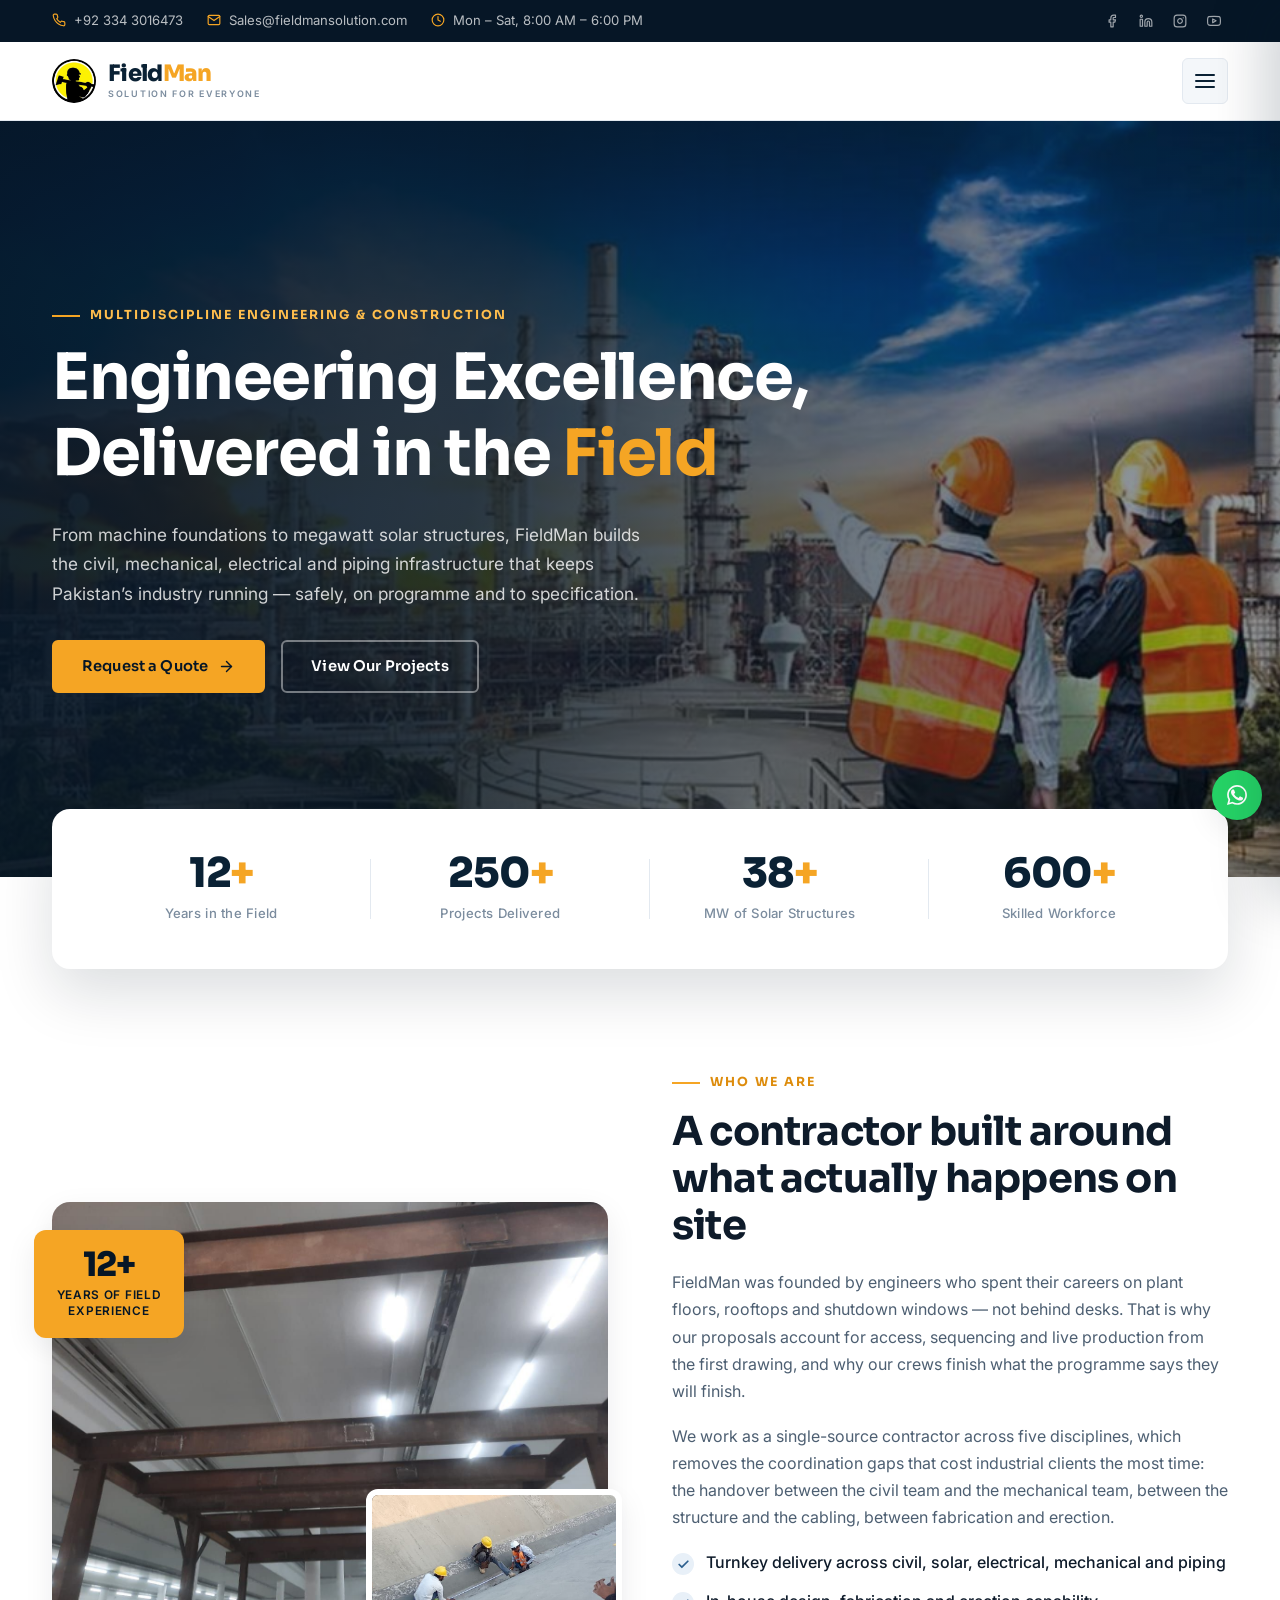
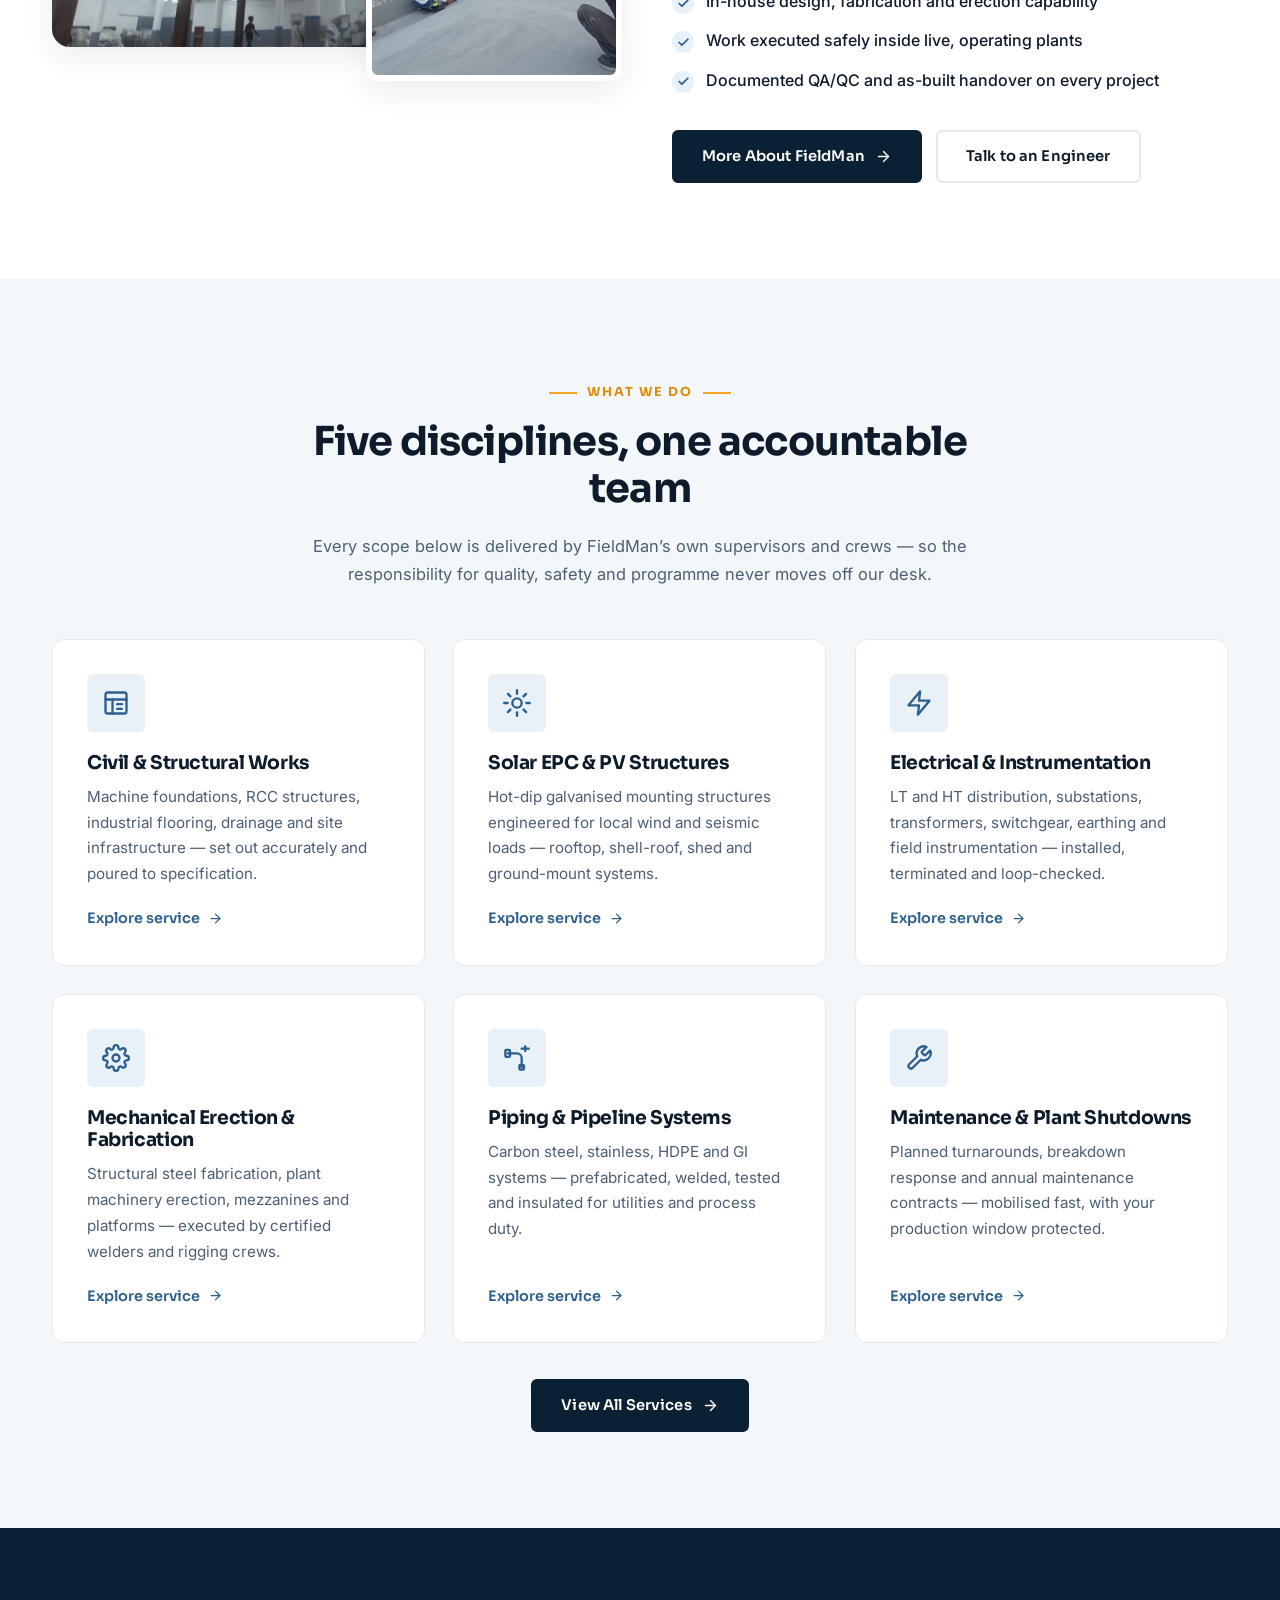
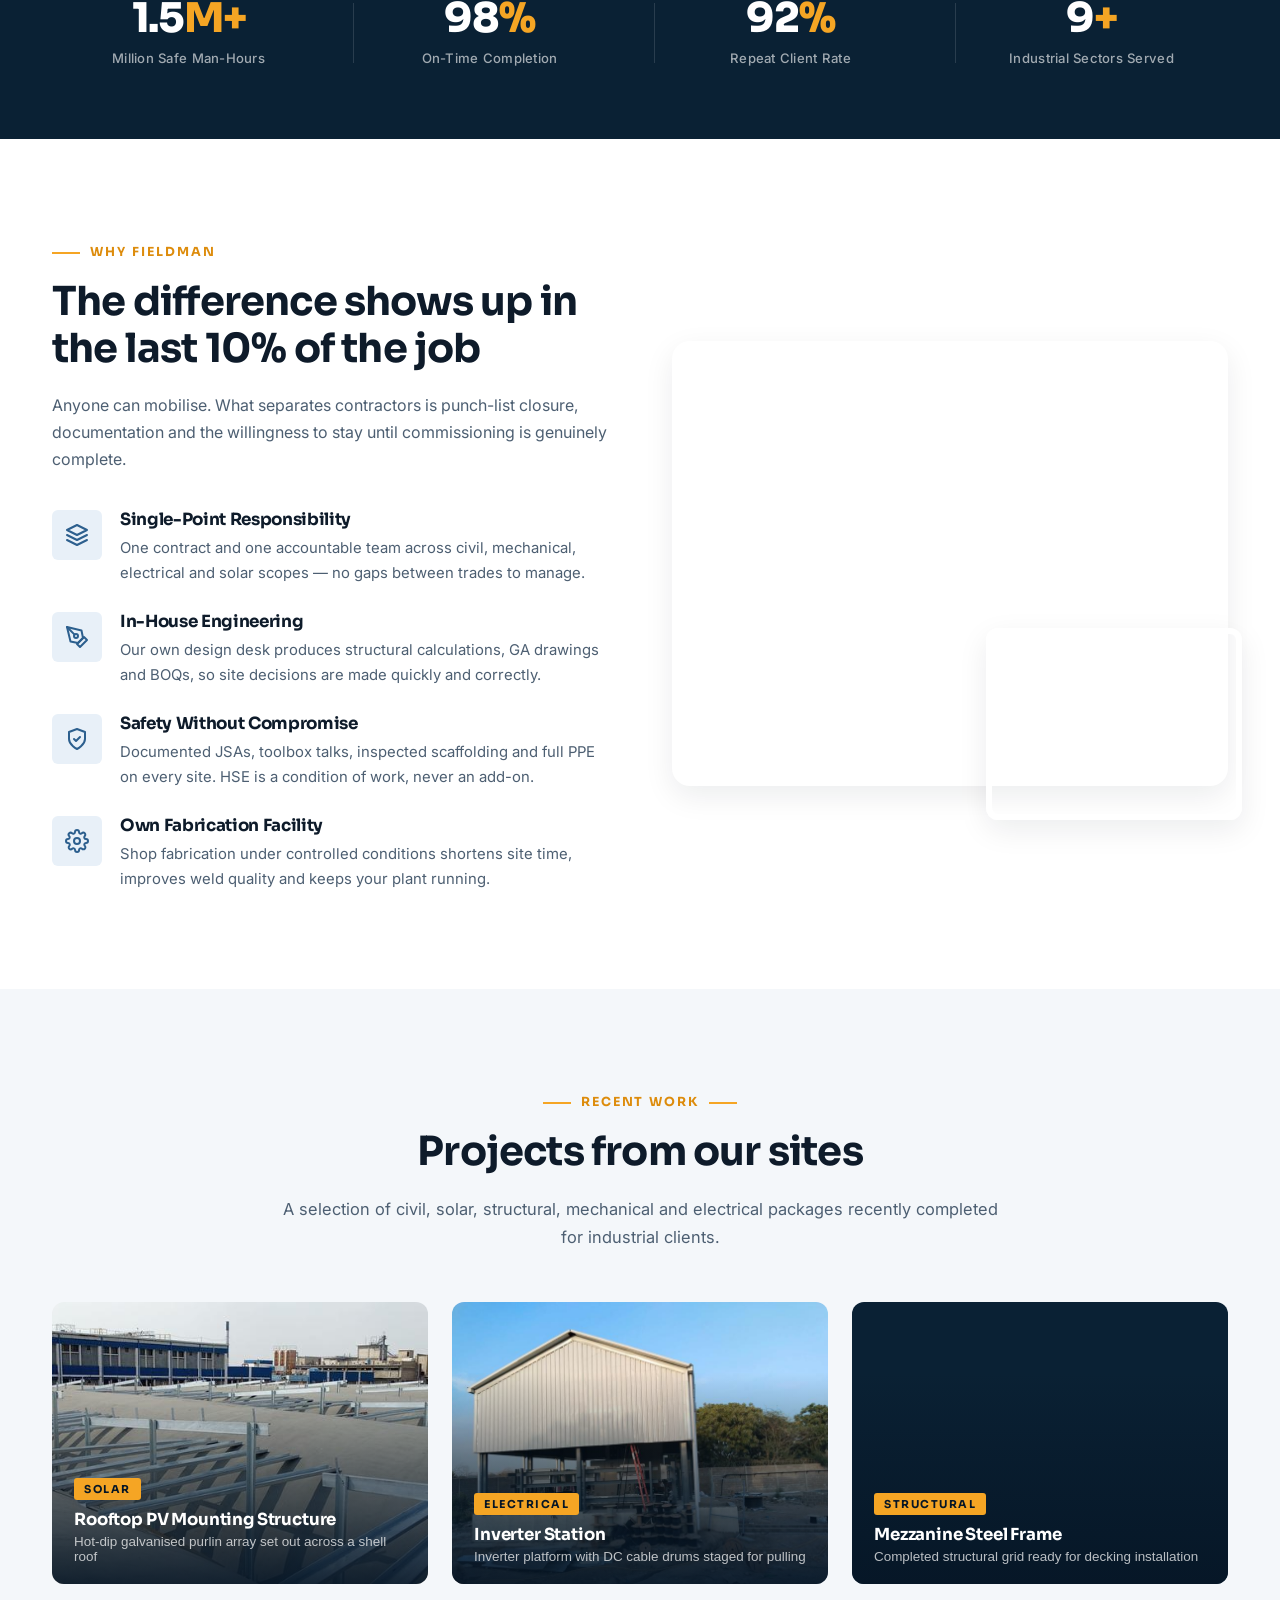
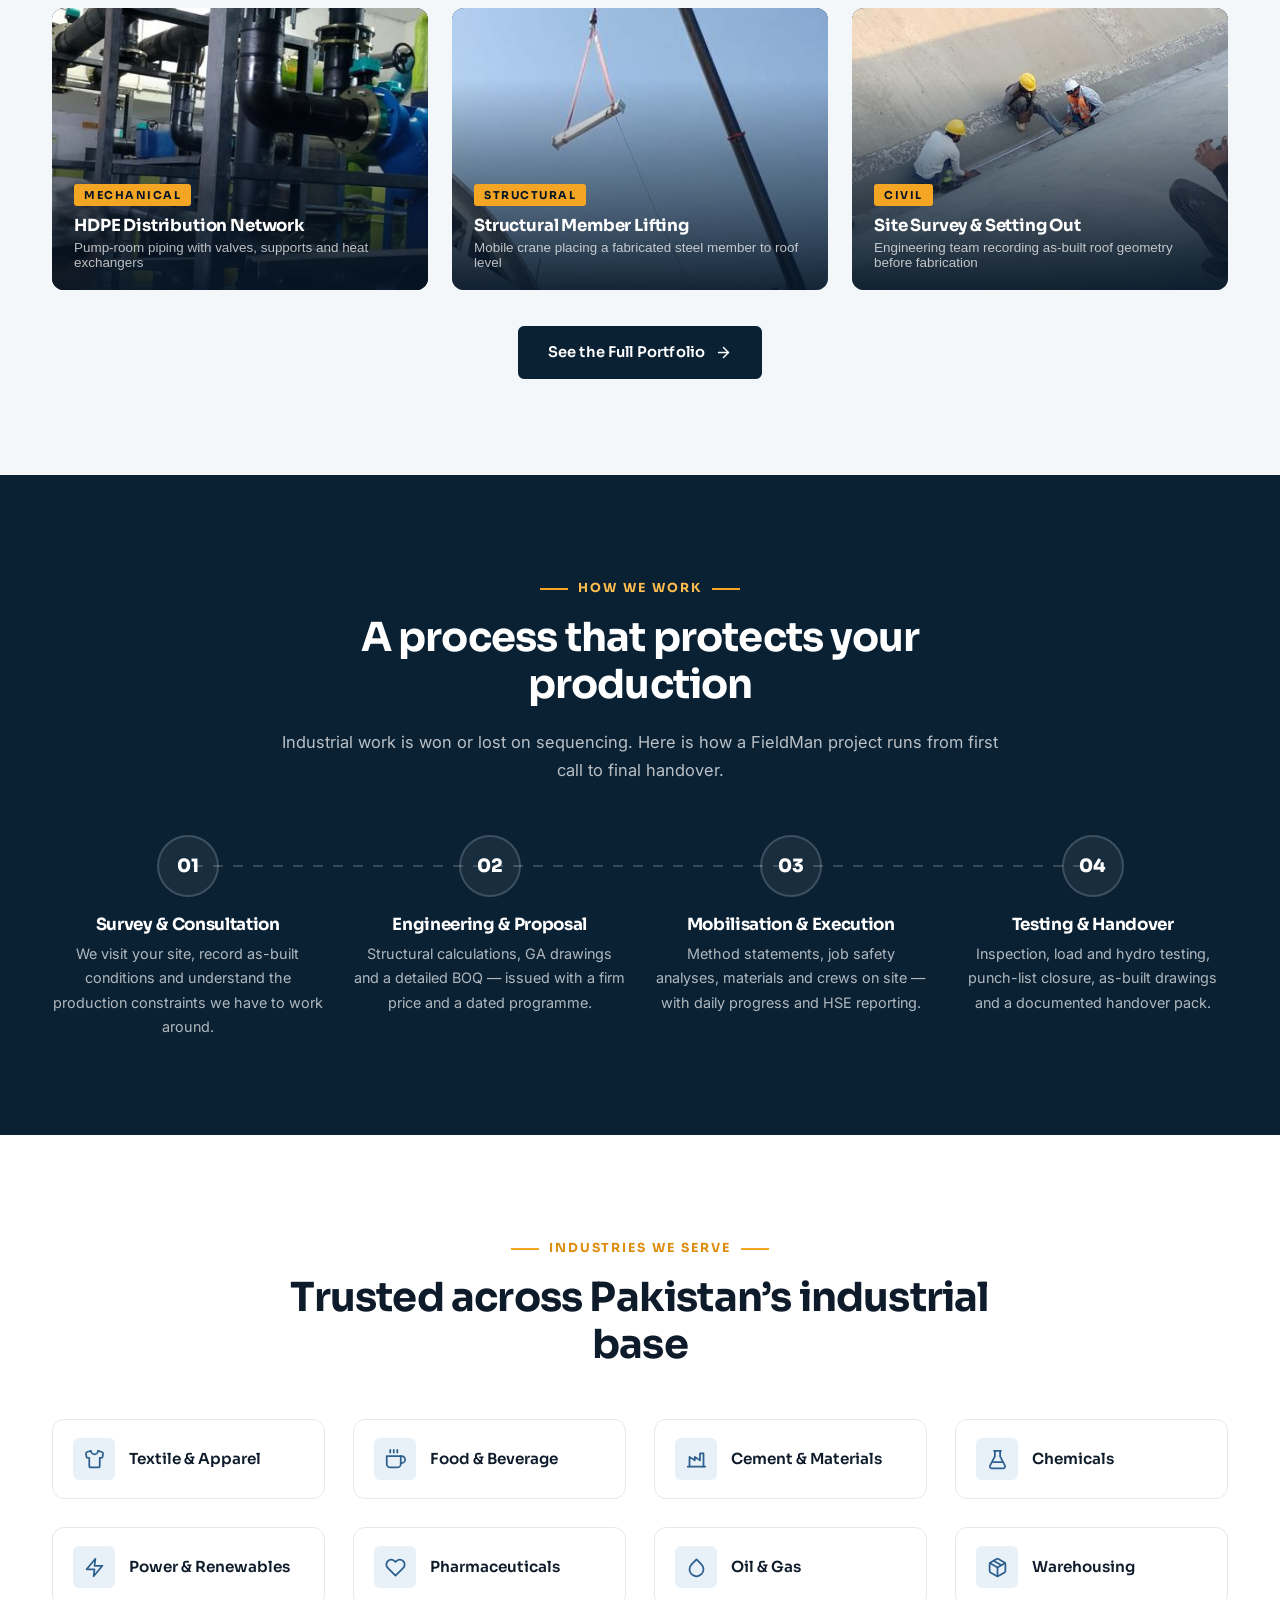
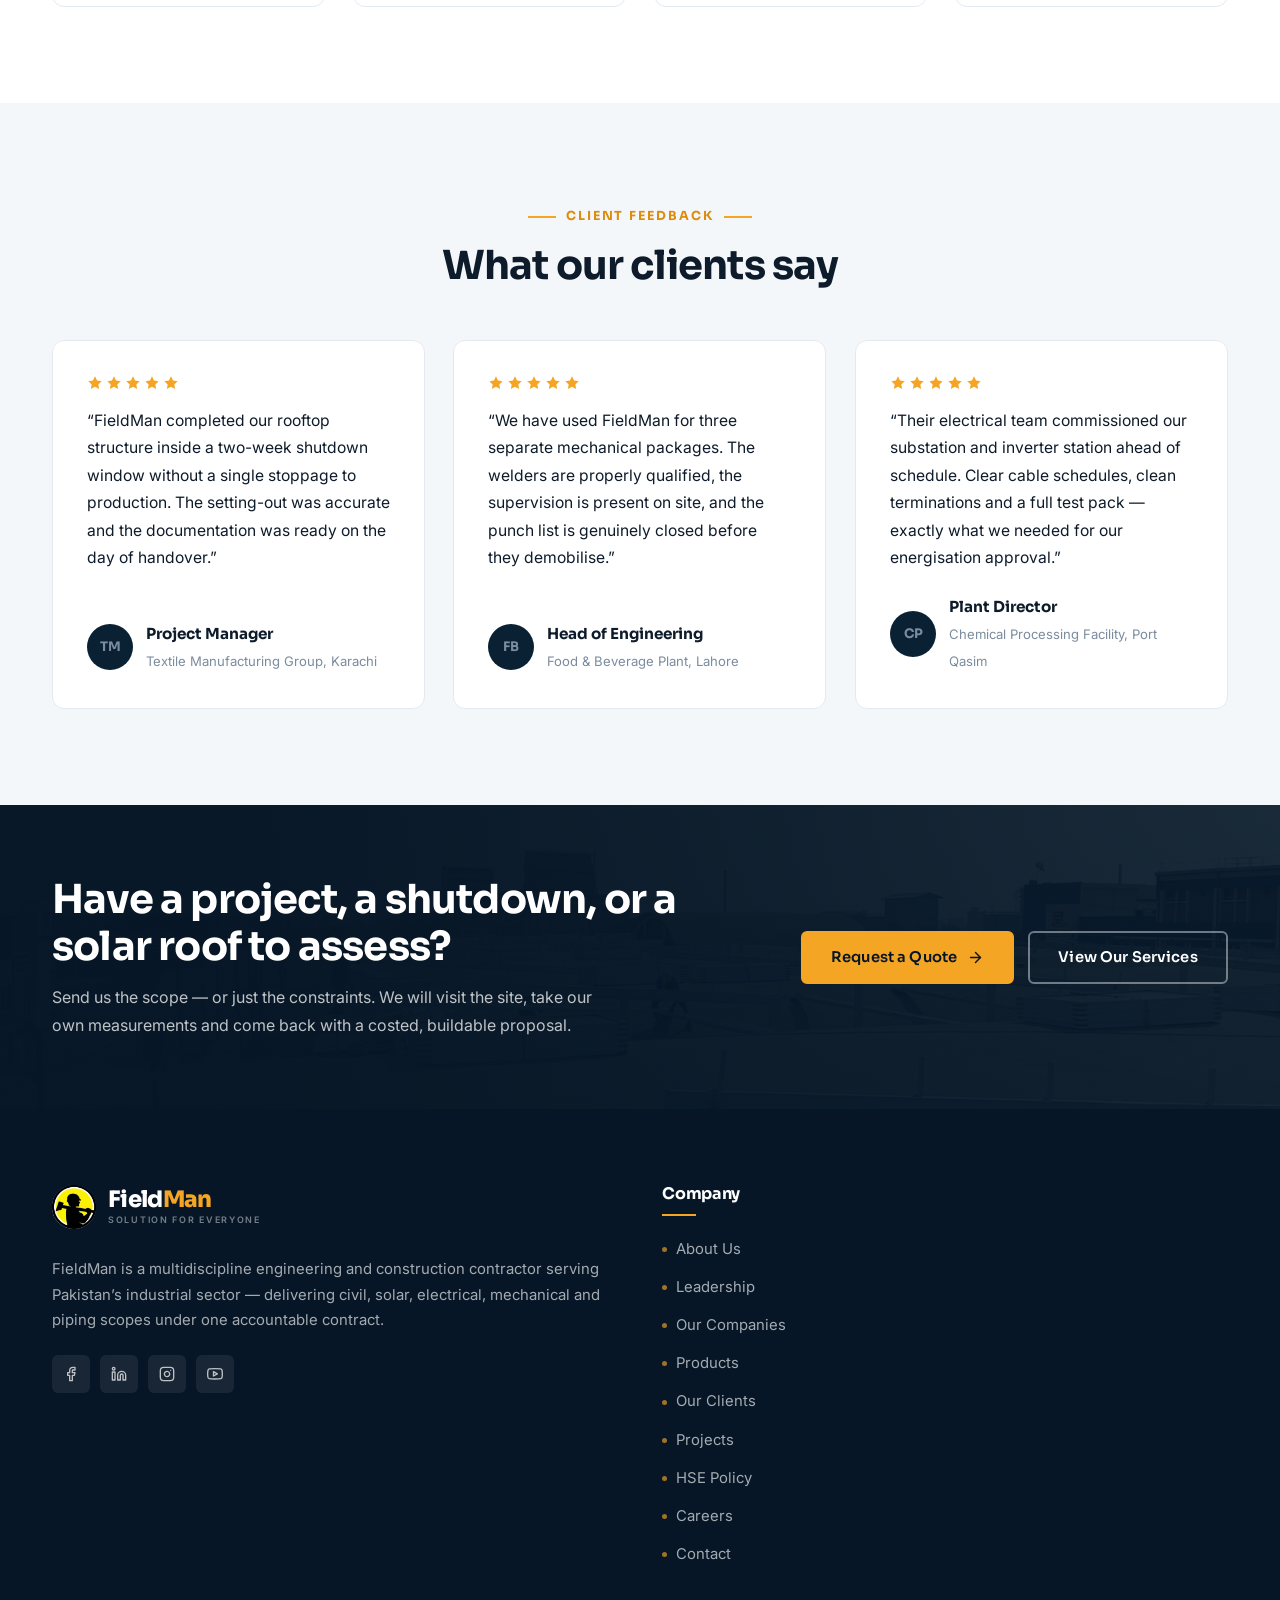
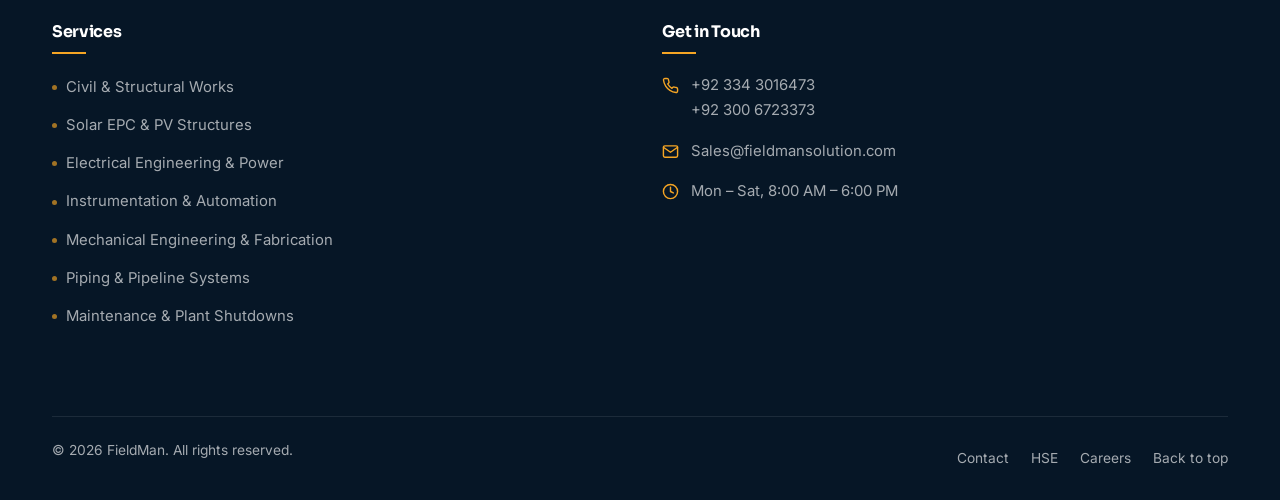
<file: index.html>
<!DOCTYPE html>
<html lang="en">
<head>
<meta charset="utf-8">
<meta name="viewport" content="width=device-width, initial-scale=1, viewport-fit=cover">
<title>FieldMan — Civil, Solar, Electrical &amp; Mechanical Engineering Contractor</title>
<meta name="description" content="FieldMan is a multidiscipline engineering and construction contractor delivering civil, solar EPC, electrical, mechanical and piping projects for Pakistan's industrial sector.">
<meta name="theme-color" content="#0a2134">
<meta property="og:type" content="website">
<meta property="og:site_name" content="FieldMan">
<meta property="og:title" content="FieldMan — Civil, Solar, Electrical &amp; Mechanical Engineering Contractor">
<meta property="og:description" content="FieldMan is a multidiscipline engineering and construction contractor delivering civil, solar EPC, electrical, mechanical and piping projects for Pakistan's industrial sector.">
<meta property="og:image" content="assets/img/projects/solar-mounting-array.jpg">
<link rel="icon" href="assets/img/favicon.png" type="image/png">
<link rel="apple-touch-icon" href="assets/img/favicon-180.png">
<link rel="preconnect" href="https://fonts.googleapis.com">
<link rel="preconnect" href="https://fonts.gstatic.com" crossorigin>
<link href="https://fonts.googleapis.com/css2?family=Inter:wght@400;500;600;700&family=Sora:wght@600;700;800&display=swap" rel="stylesheet">
<link rel="stylesheet" href="assets/css/style.css">
<noscript><style>.reveal{opacity:1!important;transform:none!important}</style></noscript>
</head>
<body data-page="home">
<a class="skip-link" href="#main">Skip to main content</a>
<div class="topbar">
  <div class="container topbar-inner">
    <ul class="topbar-list">
      <li><a class="topbar-item" href="tel:+923343016473"><svg xmlns="http://www.w3.org/2000/svg" viewBox="0 0 24 24" fill="none" stroke="currentColor" stroke-width="2" stroke-linecap="round" stroke-linejoin="round" aria-hidden="true"><path d="M22 16.92v3a2 2 0 0 1-2.18 2 19.79 19.79 0 0 1-8.63-3.07 19.5 19.5 0 0 1-6-6 19.79 19.79 0 0 1-3.07-8.67A2 2 0 0 1 4.11 2h3a2 2 0 0 1 2 1.72 12.84 12.84 0 0 0 .7 2.81 2 2 0 0 1-.45 2.11L8.09 9.91a16 16 0 0 0 6 6l1.27-1.27a2 2 0 0 1 2.11-.45 12.84 12.84 0 0 0 2.81.7A2 2 0 0 1 22 16.92z"/></svg> +92 334 3016473</a></li>
      <li><a class="topbar-item" href="mailto:Sales@fieldmansolution.com"><svg xmlns="http://www.w3.org/2000/svg" viewBox="0 0 24 24" fill="none" stroke="currentColor" stroke-width="2" stroke-linecap="round" stroke-linejoin="round" aria-hidden="true"><path d="M4 4h16c1.1 0 2 .9 2 2v12c0 1.1-.9 2-2 2H4c-1.1 0-2-.9-2-2V6c0-1.1.9-2 2-2z"/><polyline points="22,6 12,13 2,6"/></svg> Sales@fieldmansolution.com</a></li>
      <li><span class="topbar-item topbar-item--hours"><svg xmlns="http://www.w3.org/2000/svg" viewBox="0 0 24 24" fill="none" stroke="currentColor" stroke-width="2" stroke-linecap="round" stroke-linejoin="round" aria-hidden="true"><circle cx="12" cy="12" r="10"/><polyline points="12 6 12 12 16 14"/></svg> Mon – Sat, 8:00 AM – 6:00 PM</span></li>
    </ul>
    <div class="topbar-social">
      <a href="#" aria-label="FieldMan on Facebook"><svg xmlns="http://www.w3.org/2000/svg" viewBox="0 0 24 24" fill="none" stroke="currentColor" stroke-width="2" stroke-linecap="round" stroke-linejoin="round" aria-hidden="true"><path d="M18 2h-3a5 5 0 0 0-5 5v3H7v4h3v8h4v-8h3l1-4h-4V7a1 1 0 0 1 1-1h3z"/></svg></a>
      <a href="#" aria-label="FieldMan on LinkedIn"><svg xmlns="http://www.w3.org/2000/svg" viewBox="0 0 24 24" fill="none" stroke="currentColor" stroke-width="2" stroke-linecap="round" stroke-linejoin="round" aria-hidden="true"><path d="M16 8a6 6 0 0 1 6 6v7h-4v-7a2 2 0 0 0-2-2 2 2 0 0 0-2 2v7h-4v-7a6 6 0 0 1 6-6z"/><rect x="2" y="9" width="4" height="12"/><circle cx="4" cy="4" r="2"/></svg></a>
      <a href="#" aria-label="FieldMan on Instagram"><svg xmlns="http://www.w3.org/2000/svg" viewBox="0 0 24 24" fill="none" stroke="currentColor" stroke-width="2" stroke-linecap="round" stroke-linejoin="round" aria-hidden="true"><rect x="2" y="2" width="20" height="20" rx="5"/><path d="M16 11.37A4 4 0 1 1 12.63 8 4 4 0 0 1 16 11.37z"/><line x1="17.5" y1="6.5" x2="17.51" y2="6.5"/></svg></a>
      <a href="#" aria-label="FieldMan on YouTube"><svg xmlns="http://www.w3.org/2000/svg" viewBox="0 0 24 24" fill="none" stroke="currentColor" stroke-width="2" stroke-linecap="round" stroke-linejoin="round" aria-hidden="true"><path d="M22.54 6.42a2.78 2.78 0 0 0-1.94-2C18.88 4 12 4 12 4s-6.88 0-8.6.46a2.78 2.78 0 0 0-1.94 2A29 29 0 0 0 1 11.75a29 29 0 0 0 .46 5.33A2.78 2.78 0 0 0 3.4 19c1.72.46 8.6.46 8.6.46s6.88 0 8.6-.46a2.78 2.78 0 0 0 1.94-2 29 29 0 0 0 .46-5.25 29 29 0 0 0-.46-5.33z"/><polygon points="9.75 15.02 15.5 11.75 9.75 8.48 9.75 15.02"/></svg></a>
    </div>
  </div>
</div>

<header class="header">
  <div class="container header-inner">
    <a class="brand" href="index.html" aria-label="FieldMan — home">
  <img class="brand-mark" src="assets/img/main-logo.jpeg" width="44" height="44" alt="">
  <span class="brand-text">
    <span class="brand-name">Field<span>Man</span></span>
    <span class="brand-tag">Solution for Everyone</span>
  </span>
</a>
    <nav class="nav" aria-label="Main navigation">
      <ul class="nav-list"><li><a class="nav-link" href="index.html" aria-current="page">Home</a></li><li class="has-dropdown"><a class="nav-link" href="about.html">About Us <svg class="caret" xmlns="http://www.w3.org/2000/svg" viewBox="0 0 24 24" fill="none" stroke="currentColor" stroke-width="2" stroke-linecap="round" stroke-linejoin="round" aria-hidden="true"><polyline points="6 9 12 15 18 9"/></svg></a><ul class="dropdown"><li><a href="about.html">Company Overview</a></li><li><a href="about.html#leadership">Leadership Team</a></li><li><a href="clients.html">Our Clients</a></li><li><a href="careers.html">Careers</a></li></ul></li><li class="has-dropdown"><a class="nav-link" href="companies.html">Companies <svg class="caret" xmlns="http://www.w3.org/2000/svg" viewBox="0 0 24 24" fill="none" stroke="currentColor" stroke-width="2" stroke-linecap="round" stroke-linejoin="round" aria-hidden="true"><polyline points="6 9 12 15 18 9"/></svg></a><ul class="dropdown"><li><a href="companies.html#fieldman-solution">Fieldman Solution</a></li><li><a href="companies.html#fieldman-tech">Fieldman Tech</a></li><li><a href="companies.html#agro-field">Agro Field</a></li></ul></li><li><a class="nav-link" href="services.html">Services</a></li><li><a class="nav-link" href="products.html">Products</a></li><li><a class="nav-link" href="projects.html">Projects</a></li><li><a class="nav-link" href="hse.html">HSE</a></li><li><a class="nav-link" href="contact.html">Contact</a></li></ul>
    </nav>
    <div class="header-cta">
      <a class="btn btn-primary btn-sm" href="contact.html#quote">Request a Quote</a>
      <button class="burger" type="button" aria-expanded="false" aria-controls="mobile-nav" aria-label="Open menu">
        <span></span>
      </button>
    </div>
  </div>
</header>

<div class="mobile-backdrop"></div>
<nav class="mobile-nav" id="mobile-nav" aria-label="Mobile navigation">
  <div class="mobile-nav-head">
    <a class="brand" href="index.html" aria-label="FieldMan — home">
  <img class="brand-mark" src="assets/img/main-logo.jpeg" width="44" height="44" alt="">
  <span class="brand-text">
    <span class="brand-name">Field<span>Man</span></span>
    <span class="brand-tag">Solution for Everyone</span>
  </span>
</a>
    <button class="mobile-close" type="button" aria-label="Close menu"><svg xmlns="http://www.w3.org/2000/svg" viewBox="0 0 24 24" fill="none" stroke="currentColor" stroke-width="2" stroke-linecap="round" stroke-linejoin="round" aria-hidden="true"><line x1="18" y1="6" x2="6" y2="18"/><line x1="6" y1="6" x2="18" y2="18"/></svg></button>
  </div>
  <ul class="mobile-list"><li><a href="index.html" aria-current="page">Home</a></li><li><button class="mobile-sub-toggle" aria-expanded="false" aria-controls="msub-about">About Us <svg xmlns="http://www.w3.org/2000/svg" viewBox="0 0 24 24" fill="none" stroke="currentColor" stroke-width="2" stroke-linecap="round" stroke-linejoin="round" aria-hidden="true"><polyline points="6 9 12 15 18 9"/></svg></button><ul class="mobile-sub" id="msub-about"><li><a href="about.html">Overview</a></li><li><a href="about.html">Company Overview</a></li><li><a href="about.html#leadership">Leadership Team</a></li><li><a href="clients.html">Our Clients</a></li><li><a href="careers.html">Careers</a></li></ul></li><li><button class="mobile-sub-toggle" aria-expanded="false" aria-controls="msub-companies">Companies <svg xmlns="http://www.w3.org/2000/svg" viewBox="0 0 24 24" fill="none" stroke="currentColor" stroke-width="2" stroke-linecap="round" stroke-linejoin="round" aria-hidden="true"><polyline points="6 9 12 15 18 9"/></svg></button><ul class="mobile-sub" id="msub-companies"><li><a href="companies.html#fieldman-solution">Fieldman Solution</a></li><li><a href="companies.html#fieldman-tech">Fieldman Tech</a></li><li><a href="companies.html#agro-field">Agro Field</a></li></ul></li><li><a href="services.html">Services</a></li><li><a href="products.html">Products</a></li><li><a href="projects.html">Projects</a></li><li><a href="hse.html">HSE</a></li><li><a href="contact.html">Contact</a></li></ul>
  <a class="btn btn-primary btn-block" href="contact.html#quote">Request a Quote</a>
  <div class="mobile-contact">
    <a class="topbar-item" href="tel:+923343016473"><svg xmlns="http://www.w3.org/2000/svg" viewBox="0 0 24 24" fill="none" stroke="currentColor" stroke-width="2" stroke-linecap="round" stroke-linejoin="round" aria-hidden="true"><path d="M22 16.92v3a2 2 0 0 1-2.18 2 19.79 19.79 0 0 1-8.63-3.07 19.5 19.5 0 0 1-6-6 19.79 19.79 0 0 1-3.07-8.67A2 2 0 0 1 4.11 2h3a2 2 0 0 1 2 1.72 12.84 12.84 0 0 0 .7 2.81 2 2 0 0 1-.45 2.11L8.09 9.91a16 16 0 0 0 6 6l1.27-1.27a2 2 0 0 1 2.11-.45 12.84 12.84 0 0 0 2.81.7A2 2 0 0 1 22 16.92z"/></svg> +92 334 3016473</a>
    <a class="topbar-item" href="mailto:Sales@fieldmansolution.com"><svg xmlns="http://www.w3.org/2000/svg" viewBox="0 0 24 24" fill="none" stroke="currentColor" stroke-width="2" stroke-linecap="round" stroke-linejoin="round" aria-hidden="true"><path d="M4 4h16c1.1 0 2 .9 2 2v12c0 1.1-.9 2-2 2H4c-1.1 0-2-.9-2-2V6c0-1.1.9-2 2-2z"/><polyline points="22,6 12,13 2,6"/></svg> Sales@fieldmansolution.com</a>
    <span class="topbar-item"><svg xmlns="http://www.w3.org/2000/svg" viewBox="0 0 24 24" fill="none" stroke="currentColor" stroke-width="2" stroke-linecap="round" stroke-linejoin="round" aria-hidden="true"><path d="M21 10c0 7-9 13-9 13s-9-6-9-13a9 9 0 0 1 18 0z"/><circle cx="12" cy="10" r="3"/></svg> P-130 Gulshan-e-Roomi, Gulistan-e-Jauhar Block 8, Karachi</span>
  </div>
</nav>

<main id="main">
<section class="hero">
  <div class="hero-media"><img src="assets/img/hero/main-cover.jpeg" alt="" fetchpriority="high" decoding="async"></div>
  <div class="container">
    <div class="hero-inner">
      <span class="eyebrow">Multidiscipline Engineering &amp; Construction</span>
      <h1 class="hero-title">Engineering Excellence,<br>Delivered in the <span class="accent">Field</span></h1>
      <p class="hero-text">From machine foundations to megawatt solar structures, FieldMan builds the
      civil, mechanical, electrical and piping infrastructure that keeps Pakistan&rsquo;s industry
      running — safely, on programme and to specification.</p>
      <div class="btn-group hero-actions">
        <a class="btn btn-primary" href="contact.html#quote">Request a Quote <svg xmlns="http://www.w3.org/2000/svg" viewBox="0 0 24 24" fill="none" stroke="currentColor" stroke-width="2" stroke-linecap="round" stroke-linejoin="round" aria-hidden="true"><line x1="5" y1="12" x2="19" y2="12"/><polyline points="12 5 19 12 12 19"/></svg></a>
        <a class="btn btn-light" href="projects.html">View Our Projects</a>
      </div>
    </div>
  </div>
  <a class="hero-scroll" href="#intro" aria-label="Scroll to content"><svg xmlns="http://www.w3.org/2000/svg" viewBox="0 0 24 24" fill="none" stroke="currentColor" stroke-width="2" stroke-linecap="round" stroke-linejoin="round" aria-hidden="true"><line x1="12" y1="5" x2="12" y2="19"/><polyline points="19 12 12 19 5 12"/></svg></a>
</section>

<div class="container">
  <div class="stats-card reveal">
    <div class="stat">
  <div class="stat-num"><span data-count="12">0</span><span class="suffix">+</span></div>
  <div class="stat-label">Years in the Field</div>
</div> <div class="stat">
  <div class="stat-num"><span data-count="250">0</span><span class="suffix">+</span></div>
  <div class="stat-label">Projects Delivered</div>
</div> <div class="stat">
  <div class="stat-num"><span data-count="38">0</span><span class="suffix">+</span></div>
  <div class="stat-label">MW of Solar Structures</div>
</div> <div class="stat">
  <div class="stat-num"><span data-count="600">0</span><span class="suffix">+</span></div>
  <div class="stat-label">Skilled Workforce</div>
</div>
  </div>
</div>
<section class="section" id="intro">
  <div class="container split">
    <div class="split-media reveal">
      <div class="media-stack">
        <div class="media-main"><img src="assets/img/projects/steel-mezzanine-frame.jpg" alt="Structural steel mezzanine frame erected inside a production hall" loading="lazy" decoding="async"></div>
        <div class="media-float"><img src="assets/img/projects/civil-site-survey-team.jpg" alt="FieldMan engineers surveying and setting out a roof structure" loading="lazy" decoding="async"></div>
        <div class="exp-badge"><strong>12+</strong><span>Years of Field Experience</span></div>
      </div>
    </div>
    <div class="reveal" data-delay="120">
      <span class="eyebrow">Who We Are</span>
      <h2 class="section-title">A contractor built around what actually happens on site</h2>
      <p>FieldMan was founded by engineers who spent their careers on plant floors, rooftops and
      shutdown windows — not behind desks. That is why our proposals account for access, sequencing
      and live production from the first drawing, and why our crews finish what the programme says
      they will finish.</p>
      <p>We work as a single-source contractor across five disciplines, which removes the coordination
      gaps that cost industrial clients the most time: the handover between the civil team and the
      mechanical team, between the structure and the cabling, between fabrication and erection.</p>
      <ul class="check-list mt-3">
        <li>Turnkey delivery across civil, solar, electrical, mechanical and piping</li>
        <li>In-house design, fabrication and erection capability</li>
        <li>Work executed safely inside live, operating plants</li>
        <li>Documented QA/QC and as-built handover on every project</li>
      </ul>
      <div class="btn-group mt-4">
        <a class="btn btn-dark" href="about.html">More About FieldMan <svg xmlns="http://www.w3.org/2000/svg" viewBox="0 0 24 24" fill="none" stroke="currentColor" stroke-width="2" stroke-linecap="round" stroke-linejoin="round" aria-hidden="true"><line x1="5" y1="12" x2="19" y2="12"/><polyline points="12 5 19 12 12 19"/></svg></a>
        <a class="btn btn-outline" href="contact.html">Talk to an Engineer</a>
      </div>
    </div>
  </div>
</section>
<section class="section section--surface">
  <div class="container">
    <div class="section-head section-head--center reveal">
      <span class="eyebrow">What We Do</span>
      <h2 class="section-title">Five disciplines, one accountable team</h2>
      <p class="section-sub">Every scope below is delivered by FieldMan&rsquo;s own supervisors and
      crews — so the responsibility for quality, safety and programme never moves off our desk.</p>
    </div>
    <div class="grid grid-3"><article class="service-card reveal" data-delay="0" id="civil">
  <div class="service-icon"><svg xmlns="http://www.w3.org/2000/svg" viewBox="0 0 24 24" fill="none" stroke="currentColor" stroke-width="2" stroke-linecap="round" stroke-linejoin="round" aria-hidden="true"><rect x="3" y="3" width="18" height="18" rx="2"/><line x1="3" y1="9" x2="21" y2="9"/><line x1="9" y1="21" x2="9" y2="9"/><line x1="13" y1="13" x2="17" y2="13"/><line x1="13" y1="17" x2="17" y2="17"/></svg></div>
  <h3>Civil &amp; Structural Works</h3>
  <p>Machine foundations, RCC structures, industrial flooring, drainage and site infrastructure — set out accurately and poured to specification.</p>
  <a class="link-arrow" href="services.html#civil">Explore service <svg xmlns="http://www.w3.org/2000/svg" viewBox="0 0 24 24" fill="none" stroke="currentColor" stroke-width="2" stroke-linecap="round" stroke-linejoin="round" aria-hidden="true"><line x1="5" y1="12" x2="19" y2="12"/><polyline points="12 5 19 12 12 19"/></svg></a>
</article><article class="service-card reveal" data-delay="70" id="solar">
  <div class="service-icon"><svg xmlns="http://www.w3.org/2000/svg" viewBox="0 0 24 24" fill="none" stroke="currentColor" stroke-width="2" stroke-linecap="round" stroke-linejoin="round" aria-hidden="true"><circle cx="12" cy="12" r="4"/><line x1="12" y1="1" x2="12" y2="4"/><line x1="12" y1="20" x2="12" y2="23"/><line x1="4.22" y1="4.22" x2="6.34" y2="6.34"/><line x1="17.66" y1="17.66" x2="19.78" y2="19.78"/><line x1="1" y1="12" x2="4" y2="12"/><line x1="20" y1="12" x2="23" y2="12"/><line x1="4.22" y1="19.78" x2="6.34" y2="17.66"/><line x1="17.66" y1="6.34" x2="19.78" y2="4.22"/></svg></div>
  <h3>Solar EPC &amp; PV Structures</h3>
  <p>Hot-dip galvanised mounting structures engineered for local wind and seismic loads — rooftop, shell-roof, shed and ground-mount systems.</p>
  <a class="link-arrow" href="services.html#solar">Explore service <svg xmlns="http://www.w3.org/2000/svg" viewBox="0 0 24 24" fill="none" stroke="currentColor" stroke-width="2" stroke-linecap="round" stroke-linejoin="round" aria-hidden="true"><line x1="5" y1="12" x2="19" y2="12"/><polyline points="12 5 19 12 12 19"/></svg></a>
</article><article class="service-card reveal" data-delay="140" id="electrical">
  <div class="service-icon"><svg xmlns="http://www.w3.org/2000/svg" viewBox="0 0 24 24" fill="none" stroke="currentColor" stroke-width="2" stroke-linecap="round" stroke-linejoin="round" aria-hidden="true"><polygon points="13 2 3 14 12 14 11 22 21 10 12 10 13 2"/></svg></div>
  <h3>Electrical &amp; Instrumentation</h3>
  <p>LT and HT distribution, substations, transformers, switchgear, earthing and field instrumentation — installed, terminated and loop-checked.</p>
  <a class="link-arrow" href="services.html#electrical">Explore service <svg xmlns="http://www.w3.org/2000/svg" viewBox="0 0 24 24" fill="none" stroke="currentColor" stroke-width="2" stroke-linecap="round" stroke-linejoin="round" aria-hidden="true"><line x1="5" y1="12" x2="19" y2="12"/><polyline points="12 5 19 12 12 19"/></svg></a>
</article><article class="service-card reveal" data-delay="210" id="mechanical">
  <div class="service-icon"><svg xmlns="http://www.w3.org/2000/svg" viewBox="0 0 24 24" fill="none" stroke="currentColor" stroke-width="2" stroke-linecap="round" stroke-linejoin="round" aria-hidden="true"><circle cx="12" cy="12" r="3"/><path d="M19.4 15a1.65 1.65 0 0 0 .33 1.82l.06.06a2 2 0 1 1-2.83 2.83l-.06-.06a1.65 1.65 0 0 0-1.82-.33 1.65 1.65 0 0 0-1 1.51V21a2 2 0 0 1-4 0v-.09A1.65 1.65 0 0 0 9 19.4a1.65 1.65 0 0 0-1.82.33l-.06.06a2 2 0 1 1-2.83-2.83l.06-.06a1.65 1.65 0 0 0 .33-1.82 1.65 1.65 0 0 0-1.51-1H3a2 2 0 0 1 0-4h.09A1.65 1.65 0 0 0 4.6 9a1.65 1.65 0 0 0-.33-1.82l-.06-.06a2 2 0 1 1 2.83-2.83l.06.06A1.65 1.65 0 0 0 9 4.6a1.65 1.65 0 0 0 1-1.51V3a2 2 0 0 1 4 0v.09a1.65 1.65 0 0 0 1 1.51 1.65 1.65 0 0 0 1.82-.33l.06-.06a2 2 0 1 1 2.83 2.83l-.06.06A1.65 1.65 0 0 0 19.4 9v.09a1.65 1.65 0 0 0 1.51 1H21a2 2 0 0 1 0 4h-.09a1.65 1.65 0 0 0-1.51 1z"/></svg></div>
  <h3>Mechanical Erection &amp; Fabrication</h3>
  <p>Structural steel fabrication, plant machinery erection, mezzanines and platforms — executed by certified welders and rigging crews.</p>
  <a class="link-arrow" href="services.html#mechanical">Explore service <svg xmlns="http://www.w3.org/2000/svg" viewBox="0 0 24 24" fill="none" stroke="currentColor" stroke-width="2" stroke-linecap="round" stroke-linejoin="round" aria-hidden="true"><line x1="5" y1="12" x2="19" y2="12"/><polyline points="12 5 19 12 12 19"/></svg></a>
</article><article class="service-card reveal" data-delay="280" id="piping">
  <div class="service-icon"><svg xmlns="http://www.w3.org/2000/svg" viewBox="0 0 24 24" fill="none" stroke="currentColor" stroke-width="2" stroke-linecap="round" stroke-linejoin="round" aria-hidden="true"><path d="M4 8h8a4 4 0 0 1 4 4v8"/><rect x="2" y="5" width="4" height="6" rx="1"/><rect x="14" y="18" width="4" height="4" rx="1"/><path d="M16 4h6"/><path d="M19 2v4"/></svg></div>
  <h3>Piping &amp; Pipeline Systems</h3>
  <p>Carbon steel, stainless, HDPE and GI systems — prefabricated, welded, tested and insulated for utilities and process duty.</p>
  <a class="link-arrow" href="services.html#piping">Explore service <svg xmlns="http://www.w3.org/2000/svg" viewBox="0 0 24 24" fill="none" stroke="currentColor" stroke-width="2" stroke-linecap="round" stroke-linejoin="round" aria-hidden="true"><line x1="5" y1="12" x2="19" y2="12"/><polyline points="12 5 19 12 12 19"/></svg></a>
</article><article class="service-card reveal" data-delay="350" id="maintenance">
  <div class="service-icon"><svg xmlns="http://www.w3.org/2000/svg" viewBox="0 0 24 24" fill="none" stroke="currentColor" stroke-width="2" stroke-linecap="round" stroke-linejoin="round" aria-hidden="true"><path d="M14.7 6.3a1 1 0 0 0 0 1.4l1.6 1.6a1 1 0 0 0 1.4 0l3.77-3.77a6 6 0 0 1-7.94 7.94l-6.91 6.91a2.12 2.12 0 0 1-3-3l6.91-6.91a6 6 0 0 1 7.94-7.94l-3.76 3.76z"/></svg></div>
  <h3>Maintenance &amp; Plant Shutdowns</h3>
  <p>Planned turnarounds, breakdown response and annual maintenance contracts — mobilised fast, with your production window protected.</p>
  <a class="link-arrow" href="services.html#maintenance">Explore service <svg xmlns="http://www.w3.org/2000/svg" viewBox="0 0 24 24" fill="none" stroke="currentColor" stroke-width="2" stroke-linecap="round" stroke-linejoin="round" aria-hidden="true"><line x1="5" y1="12" x2="19" y2="12"/><polyline points="12 5 19 12 12 19"/></svg></a>
</article></div>
    <div class="text-center mt-4 reveal">
      <a class="btn btn-dark" href="services.html">View All Services <svg xmlns="http://www.w3.org/2000/svg" viewBox="0 0 24 24" fill="none" stroke="currentColor" stroke-width="2" stroke-linecap="round" stroke-linejoin="round" aria-hidden="true"><line x1="5" y1="12" x2="19" y2="12"/><polyline points="12 5 19 12 12 19"/></svg></a>
    </div>
  </div>
</section>
<section class="section section--tight stats-band">
  <div class="container">
    <div class="grid grid-4">
      <div class="stat">
  <div class="stat-num"><span data-count="1.5" data-decimals="1">0</span><span class="suffix">M+</span></div>
  <div class="stat-label">Million Safe Man-Hours</div>
</div> <div class="stat">
  <div class="stat-num"><span data-count="98">0</span><span class="suffix">%</span></div>
  <div class="stat-label">On-Time Completion</div>
</div> <div class="stat">
  <div class="stat-num"><span data-count="92">0</span><span class="suffix">%</span></div>
  <div class="stat-label">Repeat Client Rate</div>
</div> <div class="stat">
  <div class="stat-num"><span data-count="9">0</span><span class="suffix">+</span></div>
  <div class="stat-label">Industrial Sectors Served</div>
</div>
    </div>
  </div>
</section>
<section class="section">
  <div class="container split split--media-right">
    <div>
      <span class="eyebrow reveal">Why FieldMan</span>
      <h2 class="section-title reveal">The difference shows up in the last 10% of the job</h2>
      <p class="reveal">Anyone can mobilise. What separates contractors is punch-list closure,
      documentation and the willingness to stay until commissioning is genuinely complete.</p>
      <div class="grid mt-4" style="gap:26px"><div class="feature reveal" data-delay="0">
  <div class="feature-icon"><svg xmlns="http://www.w3.org/2000/svg" viewBox="0 0 24 24" fill="none" stroke="currentColor" stroke-width="2" stroke-linecap="round" stroke-linejoin="round" aria-hidden="true"><polygon points="12 2 2 7 12 12 22 7 12 2"/><polyline points="2 17 12 22 22 17"/><polyline points="2 12 12 17 22 12"/></svg></div>
  <div><h4>Single-Point Responsibility</h4><p>One contract and one accountable team across civil, mechanical, electrical and solar scopes — no gaps between trades to manage.</p></div>
</div><div class="feature reveal" data-delay="70">
  <div class="feature-icon"><svg xmlns="http://www.w3.org/2000/svg" viewBox="0 0 24 24" fill="none" stroke="currentColor" stroke-width="2" stroke-linecap="round" stroke-linejoin="round" aria-hidden="true"><path d="M12 19l7-7 3 3-7 7-3-3z"/><path d="M18 13l-1.5-7.5L2 2l3.5 14.5L13 18l5-5z"/><path d="M2 2l7.586 7.586"/><circle cx="11" cy="11" r="2"/></svg></div>
  <div><h4>In-House Engineering</h4><p>Our own design desk produces structural calculations, GA drawings and BOQs, so site decisions are made quickly and correctly.</p></div>
</div><div class="feature reveal" data-delay="140">
  <div class="feature-icon"><svg xmlns="http://www.w3.org/2000/svg" viewBox="0 0 24 24" fill="none" stroke="currentColor" stroke-width="2" stroke-linecap="round" stroke-linejoin="round" aria-hidden="true"><path d="M12 22s8-4 8-10V5l-8-3-8 3v7c0 6 8 10 8 10z"/><polyline points="9 12 11 14 15 10"/></svg></div>
  <div><h4>Safety Without Compromise</h4><p>Documented JSAs, toolbox talks, inspected scaffolding and full PPE on every site. HSE is a condition of work, never an add-on.</p></div>
</div><div class="feature reveal" data-delay="210">
  <div class="feature-icon"><svg xmlns="http://www.w3.org/2000/svg" viewBox="0 0 24 24" fill="none" stroke="currentColor" stroke-width="2" stroke-linecap="round" stroke-linejoin="round" aria-hidden="true"><circle cx="12" cy="12" r="3"/><path d="M19.4 15a1.65 1.65 0 0 0 .33 1.82l.06.06a2 2 0 1 1-2.83 2.83l-.06-.06a1.65 1.65 0 0 0-1.82-.33 1.65 1.65 0 0 0-1 1.51V21a2 2 0 0 1-4 0v-.09A1.65 1.65 0 0 0 9 19.4a1.65 1.65 0 0 0-1.82.33l-.06.06a2 2 0 1 1-2.83-2.83l.06-.06a1.65 1.65 0 0 0 .33-1.82 1.65 1.65 0 0 0-1.51-1H3a2 2 0 0 1 0-4h.09A1.65 1.65 0 0 0 4.6 9a1.65 1.65 0 0 0-.33-1.82l-.06-.06a2 2 0 1 1 2.83-2.83l.06.06A1.65 1.65 0 0 0 9 4.6a1.65 1.65 0 0 0 1-1.51V3a2 2 0 0 1 4 0v.09a1.65 1.65 0 0 0 1 1.51 1.65 1.65 0 0 0 1.82-.33l.06-.06a2 2 0 1 1 2.83 2.83l-.06.06A1.65 1.65 0 0 0 19.4 9v.09a1.65 1.65 0 0 0 1.51 1H21a2 2 0 0 1 0 4h-.09a1.65 1.65 0 0 0-1.51 1z"/></svg></div>
  <div><h4>Own Fabrication Facility</h4><p>Shop fabrication under controlled conditions shortens site time, improves weld quality and keeps your plant running.</p></div>
</div></div>
    </div>
    <div class="split-media reveal" data-delay="150">
      <div class="media-stack">
        <div class="media-main"><img src="assets/img/projects/electrical-inverter-station.jpg" alt="Completed inverter station with DC cable drums staged on site" loading="lazy" decoding="async"></div>
        <div class="media-float"><img src="assets/img/projects/fabrication-welding.jpg" alt="Certified welder fabricating a steel base frame" loading="lazy" decoding="async"></div>
      </div>
    </div>
  </div>
</section>
<section class="section section--surface">
  <div class="container">
    <div class="section-head section-head--center reveal">
      <span class="eyebrow">Recent Work</span>
      <h2 class="section-title">Projects from our sites</h2>
      <p class="section-sub">A selection of civil, solar, structural, mechanical and electrical
      packages recently completed for industrial clients.</p>
    </div>
    <div class="projects-grid"><button class="project-card reveal" type="button" data-cat="solar"
        data-full="assets/img/projects/solar-mounting-array.jpg"
        data-title="Rooftop PV Mounting Structure" data-sub="Hot-dip galvanised purlin array set out across a shell roof" data-delay="0"
        aria-label="View larger image: Rooftop PV Mounting Structure">
  <img src="assets/img/projects/thumbs/solar-mounting-array.jpg" alt="Rooftop PV Mounting Structure — Hot-dip galvanised purlin array set out across a shell roof" loading="lazy" decoding="async">
  <span class="project-zoom"><svg xmlns="http://www.w3.org/2000/svg" viewBox="0 0 24 24" fill="none" stroke="currentColor" stroke-width="2" stroke-linecap="round" stroke-linejoin="round" aria-hidden="true"><circle cx="11" cy="11" r="8"/><line x1="21" y1="21" x2="16.65" y2="16.65"/><line x1="11" y1="8" x2="11" y2="14"/><line x1="8" y1="11" x2="14" y2="11"/></svg></span>
  <span class="project-body">
    <span class="project-cat">Solar</span>
    <h3>Rooftop PV Mounting Structure</h3>
    <p>Hot-dip galvanised purlin array set out across a shell roof</p>
  </span>
</button>
<button class="project-card reveal" type="button" data-cat="electrical"
        data-full="assets/img/projects/electrical-inverter-station.jpg"
        data-title="Inverter Station" data-sub="Inverter platform with DC cable drums staged for pulling" data-delay="70"
        aria-label="View larger image: Inverter Station">
  <img src="assets/img/projects/thumbs/electrical-inverter-station.jpg" alt="Inverter Station — Inverter platform with DC cable drums staged for pulling" loading="lazy" decoding="async">
  <span class="project-zoom"><svg xmlns="http://www.w3.org/2000/svg" viewBox="0 0 24 24" fill="none" stroke="currentColor" stroke-width="2" stroke-linecap="round" stroke-linejoin="round" aria-hidden="true"><circle cx="11" cy="11" r="8"/><line x1="21" y1="21" x2="16.65" y2="16.65"/><line x1="11" y1="8" x2="11" y2="14"/><line x1="8" y1="11" x2="14" y2="11"/></svg></span>
  <span class="project-body">
    <span class="project-cat">Electrical</span>
    <h3>Inverter Station</h3>
    <p>Inverter platform with DC cable drums staged for pulling</p>
  </span>
</button>
<button class="project-card reveal" type="button" data-cat="structural"
        data-full="assets/img/projects/steel-mezzanine-frame.jpg"
        data-title="Mezzanine Steel Frame" data-sub="Completed structural grid ready for decking installation" data-delay="140"
        aria-label="View larger image: Mezzanine Steel Frame">
  <img src="assets/img/projects/thumbs/steel-mezzanine-frame.jpg" alt="Mezzanine Steel Frame — Completed structural grid ready for decking installation" loading="lazy" decoding="async">
  <span class="project-zoom"><svg xmlns="http://www.w3.org/2000/svg" viewBox="0 0 24 24" fill="none" stroke="currentColor" stroke-width="2" stroke-linecap="round" stroke-linejoin="round" aria-hidden="true"><circle cx="11" cy="11" r="8"/><line x1="21" y1="21" x2="16.65" y2="16.65"/><line x1="11" y1="8" x2="11" y2="14"/><line x1="8" y1="11" x2="14" y2="11"/></svg></span>
  <span class="project-body">
    <span class="project-cat">Structural</span>
    <h3>Mezzanine Steel Frame</h3>
    <p>Completed structural grid ready for decking installation</p>
  </span>
</button>
<button class="project-card reveal" type="button" data-cat="mechanical"
        data-full="assets/img/projects/piping-hdpe-network.jpg"
        data-title="HDPE Distribution Network" data-sub="Pump-room piping with valves, supports and heat exchangers" data-delay="210"
        aria-label="View larger image: HDPE Distribution Network">
  <img src="assets/img/projects/thumbs/piping-hdpe-network.jpg" alt="HDPE Distribution Network — Pump-room piping with valves, supports and heat exchangers" loading="lazy" decoding="async">
  <span class="project-zoom"><svg xmlns="http://www.w3.org/2000/svg" viewBox="0 0 24 24" fill="none" stroke="currentColor" stroke-width="2" stroke-linecap="round" stroke-linejoin="round" aria-hidden="true"><circle cx="11" cy="11" r="8"/><line x1="21" y1="21" x2="16.65" y2="16.65"/><line x1="11" y1="8" x2="11" y2="14"/><line x1="8" y1="11" x2="14" y2="11"/></svg></span>
  <span class="project-body">
    <span class="project-cat">Mechanical</span>
    <h3>HDPE Distribution Network</h3>
    <p>Pump-room piping with valves, supports and heat exchangers</p>
  </span>
</button>
<button class="project-card reveal" type="button" data-cat="structural"
        data-full="assets/img/projects/erection-crane-lift.jpg"
        data-title="Structural Member Lifting" data-sub="Mobile crane placing a fabricated steel member to roof level" data-delay="280"
        aria-label="View larger image: Structural Member Lifting">
  <img src="assets/img/projects/thumbs/erection-crane-lift.jpg" alt="Structural Member Lifting — Mobile crane placing a fabricated steel member to roof level" loading="lazy" decoding="async">
  <span class="project-zoom"><svg xmlns="http://www.w3.org/2000/svg" viewBox="0 0 24 24" fill="none" stroke="currentColor" stroke-width="2" stroke-linecap="round" stroke-linejoin="round" aria-hidden="true"><circle cx="11" cy="11" r="8"/><line x1="21" y1="21" x2="16.65" y2="16.65"/><line x1="11" y1="8" x2="11" y2="14"/><line x1="8" y1="11" x2="14" y2="11"/></svg></span>
  <span class="project-body">
    <span class="project-cat">Structural</span>
    <h3>Structural Member Lifting</h3>
    <p>Mobile crane placing a fabricated steel member to roof level</p>
  </span>
</button>
<button class="project-card reveal" type="button" data-cat="civil"
        data-full="assets/img/projects/civil-site-survey-team.jpg"
        data-title="Site Survey &amp; Setting Out" data-sub="Engineering team recording as-built roof geometry before fabrication" data-delay="350"
        aria-label="View larger image: Site Survey & Setting Out">
  <img src="assets/img/projects/thumbs/civil-site-survey-team.jpg" alt="Site Survey & Setting Out — Engineering team recording as-built roof geometry before fabrication" loading="lazy" decoding="async">
  <span class="project-zoom"><svg xmlns="http://www.w3.org/2000/svg" viewBox="0 0 24 24" fill="none" stroke="currentColor" stroke-width="2" stroke-linecap="round" stroke-linejoin="round" aria-hidden="true"><circle cx="11" cy="11" r="8"/><line x1="21" y1="21" x2="16.65" y2="16.65"/><line x1="11" y1="8" x2="11" y2="14"/><line x1="8" y1="11" x2="14" y2="11"/></svg></span>
  <span class="project-body">
    <span class="project-cat">Civil</span>
    <h3>Site Survey &amp; Setting Out</h3>
    <p>Engineering team recording as-built roof geometry before fabrication</p>
  </span>
</button>
</div>
    <div class="text-center mt-4 reveal">
      <a class="btn btn-dark" href="projects.html">See the Full Portfolio <svg xmlns="http://www.w3.org/2000/svg" viewBox="0 0 24 24" fill="none" stroke="currentColor" stroke-width="2" stroke-linecap="round" stroke-linejoin="round" aria-hidden="true"><line x1="5" y1="12" x2="19" y2="12"/><polyline points="12 5 19 12 12 19"/></svg></a>
    </div>
  </div>
</section>
<div class="lightbox" aria-hidden="true" role="dialog" aria-modal="true" aria-label="Project image viewer">
  <button class="lb-btn lb-close" type="button" aria-label="Close image viewer"><svg xmlns="http://www.w3.org/2000/svg" viewBox="0 0 24 24" fill="none" stroke="currentColor" stroke-width="2" stroke-linecap="round" stroke-linejoin="round" aria-hidden="true"><line x1="18" y1="6" x2="6" y2="18"/><line x1="6" y1="6" x2="18" y2="18"/></svg></button>
  <button class="lb-btn lb-prev" type="button" aria-label="Previous image"><svg xmlns="http://www.w3.org/2000/svg" viewBox="0 0 24 24" fill="none" stroke="currentColor" stroke-width="2" stroke-linecap="round" stroke-linejoin="round" aria-hidden="true"><polyline points="15 18 9 12 15 6"/></svg></button>
  <button class="lb-btn lb-next" type="button" aria-label="Next image"><svg xmlns="http://www.w3.org/2000/svg" viewBox="0 0 24 24" fill="none" stroke="currentColor" stroke-width="2" stroke-linecap="round" stroke-linejoin="round" aria-hidden="true"><polyline points="9 18 15 12 9 6"/></svg></button>
  <figure class="lightbox-figure">
    <img alt="">
    <figcaption><span data-lb-title></span><span class="cap-sub" data-lb-sub></span></figcaption>
  </figure>
</div>

<section class="section section--dark">
  <div class="container">
    <div class="section-head section-head--center reveal">
      <span class="eyebrow">How We Work</span>
      <h2 class="section-title">A process that protects your production</h2>
      <p class="section-sub">Industrial work is won or lost on sequencing. Here is how a FieldMan
      project runs from first call to final handover.</p>
    </div>
    <div class="process"><div class="step reveal" data-delay="0">
  <div class="step-num">01</div>
  <h4>Survey &amp; Consultation</h4>
  <p>We visit your site, record as-built conditions and understand the production constraints we have to work around.</p>
</div><div class="step reveal" data-delay="90">
  <div class="step-num">02</div>
  <h4>Engineering &amp; Proposal</h4>
  <p>Structural calculations, GA drawings and a detailed BOQ — issued with a firm price and a dated programme.</p>
</div><div class="step reveal" data-delay="180">
  <div class="step-num">03</div>
  <h4>Mobilisation &amp; Execution</h4>
  <p>Method statements, job safety analyses, materials and crews on site — with daily progress and HSE reporting.</p>
</div><div class="step reveal" data-delay="270">
  <div class="step-num">04</div>
  <h4>Testing &amp; Handover</h4>
  <p>Inspection, load and hydro testing, punch-list closure, as-built drawings and a documented handover pack.</p>
</div></div>
  </div>
</section>
<section class="section">
  <div class="container">
    <div class="section-head section-head--center reveal">
      <span class="eyebrow">Industries We Serve</span>
      <h2 class="section-title">Trusted across Pakistan&rsquo;s industrial base</h2>
    </div>
    <div class="grid grid-4"><div class="sector reveal" data-delay="0">
  <span class="sector-icon"><svg xmlns="http://www.w3.org/2000/svg" viewBox="0 0 24 24" fill="none" stroke="currentColor" stroke-width="2" stroke-linecap="round" stroke-linejoin="round" aria-hidden="true"><path d="M20.38 3.46L16 2a4 4 0 0 1-8 0L3.62 3.46a2 2 0 0 0-1.34 2.23l.58 3.47a1 1 0 0 0 .99.84H6v9a2 2 0 0 0 2 2h8a2 2 0 0 0 2-2v-9h2.15a1 1 0 0 0 .99-.84l.58-3.47a2 2 0 0 0-1.34-2.23z"/></svg></span> Textile &amp; Apparel
</div><div class="sector reveal" data-delay="50">
  <span class="sector-icon"><svg xmlns="http://www.w3.org/2000/svg" viewBox="0 0 24 24" fill="none" stroke="currentColor" stroke-width="2" stroke-linecap="round" stroke-linejoin="round" aria-hidden="true"><path d="M18 8h1a4 4 0 0 1 0 8h-1"/><path d="M2 8h16v9a4 4 0 0 1-4 4H6a4 4 0 0 1-4-4V8z"/><line x1="6" y1="1" x2="6" y2="4"/><line x1="10" y1="1" x2="10" y2="4"/><line x1="14" y1="1" x2="14" y2="4"/></svg></span> Food &amp; Beverage
</div><div class="sector reveal" data-delay="100">
  <span class="sector-icon"><svg xmlns="http://www.w3.org/2000/svg" viewBox="0 0 24 24" fill="none" stroke="currentColor" stroke-width="2" stroke-linecap="round" stroke-linejoin="round" aria-hidden="true"><path d="M2 20h20"/><path d="M4 20V9l6 4V9l6 4V5h4v15"/></svg></span> Cement &amp; Materials
</div><div class="sector reveal" data-delay="150">
  <span class="sector-icon"><svg xmlns="http://www.w3.org/2000/svg" viewBox="0 0 24 24" fill="none" stroke="currentColor" stroke-width="2" stroke-linecap="round" stroke-linejoin="round" aria-hidden="true"><path d="M9 2v6.5L3.5 19A2 2 0 0 0 5.3 22h13.4a2 2 0 0 0 1.8-3L15 8.5V2"/><line x1="8" y1="2" x2="16" y2="2"/><line x1="7" y1="15" x2="17" y2="15"/></svg></span> Chemicals
</div><div class="sector reveal" data-delay="200">
  <span class="sector-icon"><svg xmlns="http://www.w3.org/2000/svg" viewBox="0 0 24 24" fill="none" stroke="currentColor" stroke-width="2" stroke-linecap="round" stroke-linejoin="round" aria-hidden="true"><polygon points="13 2 3 14 12 14 11 22 21 10 12 10 13 2"/></svg></span> Power &amp; Renewables
</div><div class="sector reveal" data-delay="250">
  <span class="sector-icon"><svg xmlns="http://www.w3.org/2000/svg" viewBox="0 0 24 24" fill="none" stroke="currentColor" stroke-width="2" stroke-linecap="round" stroke-linejoin="round" aria-hidden="true"><path d="M20.84 4.61a5.5 5.5 0 0 0-7.78 0L12 5.67l-1.06-1.06a5.5 5.5 0 0 0-7.78 7.78l1.06 1.06L12 21.23l7.78-7.78 1.06-1.06a5.5 5.5 0 0 0 0-7.78z"/></svg></span> Pharmaceuticals
</div><div class="sector reveal" data-delay="300">
  <span class="sector-icon"><svg xmlns="http://www.w3.org/2000/svg" viewBox="0 0 24 24" fill="none" stroke="currentColor" stroke-width="2" stroke-linecap="round" stroke-linejoin="round" aria-hidden="true"><path d="M12 2.69l5.66 5.66a8 8 0 1 1-11.31 0z"/></svg></span> Oil &amp; Gas
</div><div class="sector reveal" data-delay="350">
  <span class="sector-icon"><svg xmlns="http://www.w3.org/2000/svg" viewBox="0 0 24 24" fill="none" stroke="currentColor" stroke-width="2" stroke-linecap="round" stroke-linejoin="round" aria-hidden="true"><line x1="16.5" y1="9.4" x2="7.5" y2="4.21"/><path d="M21 16V8a2 2 0 0 0-1-1.73l-7-4a2 2 0 0 0-2 0l-7 4A2 2 0 0 0 3 8v8a2 2 0 0 0 1 1.73l7 4a2 2 0 0 0 2 0l7-4A2 2 0 0 0 21 16z"/><polyline points="3.27 6.96 12 12.01 20.73 6.96"/><line x1="12" y1="22.08" x2="12" y2="12"/></svg></span> Warehousing
</div></div>
  </div>
</section>
<!-- ===================================================================
     PLACEHOLDER CONTENT — replace with real, approved client testimonials
     (and their permission) before publishing this site. See README.md.
     =================================================================== -->
<section class="section section--surface">
  <div class="container">
    <div class="section-head section-head--center reveal">
      <span class="eyebrow">Client Feedback</span>
      <h2 class="section-title">What our clients say</h2>
    </div>
    <div class="grid grid-3"><article class="testimonial reveal" data-delay="0">
  <div class="t-stars"><svg xmlns="http://www.w3.org/2000/svg" viewBox="0 0 24 24" fill="currentColor" aria-hidden="true"><polygon points="12 2 15.09 8.26 22 9.27 17 14.14 18.18 21.02 12 17.77 5.82 21.02 7 14.14 2 9.27 8.91 8.26 12 2"/></svg><svg xmlns="http://www.w3.org/2000/svg" viewBox="0 0 24 24" fill="currentColor" aria-hidden="true"><polygon points="12 2 15.09 8.26 22 9.27 17 14.14 18.18 21.02 12 17.77 5.82 21.02 7 14.14 2 9.27 8.91 8.26 12 2"/></svg><svg xmlns="http://www.w3.org/2000/svg" viewBox="0 0 24 24" fill="currentColor" aria-hidden="true"><polygon points="12 2 15.09 8.26 22 9.27 17 14.14 18.18 21.02 12 17.77 5.82 21.02 7 14.14 2 9.27 8.91 8.26 12 2"/></svg><svg xmlns="http://www.w3.org/2000/svg" viewBox="0 0 24 24" fill="currentColor" aria-hidden="true"><polygon points="12 2 15.09 8.26 22 9.27 17 14.14 18.18 21.02 12 17.77 5.82 21.02 7 14.14 2 9.27 8.91 8.26 12 2"/></svg><svg xmlns="http://www.w3.org/2000/svg" viewBox="0 0 24 24" fill="currentColor" aria-hidden="true"><polygon points="12 2 15.09 8.26 22 9.27 17 14.14 18.18 21.02 12 17.77 5.82 21.02 7 14.14 2 9.27 8.91 8.26 12 2"/></svg></div>
  <blockquote>&ldquo;FieldMan completed our rooftop structure inside a two-week shutdown window without a single stoppage to production. The setting-out was accurate and the documentation was ready on the day of handover.&rdquo;</blockquote>
  <div class="t-author">
    <span class="t-avatar" aria-hidden="true">TM</span>
    <div><strong>Project Manager</strong><span>Textile Manufacturing Group, Karachi</span></div>
  </div>
</article> <article class="testimonial reveal" data-delay="80">
  <div class="t-stars"><svg xmlns="http://www.w3.org/2000/svg" viewBox="0 0 24 24" fill="currentColor" aria-hidden="true"><polygon points="12 2 15.09 8.26 22 9.27 17 14.14 18.18 21.02 12 17.77 5.82 21.02 7 14.14 2 9.27 8.91 8.26 12 2"/></svg><svg xmlns="http://www.w3.org/2000/svg" viewBox="0 0 24 24" fill="currentColor" aria-hidden="true"><polygon points="12 2 15.09 8.26 22 9.27 17 14.14 18.18 21.02 12 17.77 5.82 21.02 7 14.14 2 9.27 8.91 8.26 12 2"/></svg><svg xmlns="http://www.w3.org/2000/svg" viewBox="0 0 24 24" fill="currentColor" aria-hidden="true"><polygon points="12 2 15.09 8.26 22 9.27 17 14.14 18.18 21.02 12 17.77 5.82 21.02 7 14.14 2 9.27 8.91 8.26 12 2"/></svg><svg xmlns="http://www.w3.org/2000/svg" viewBox="0 0 24 24" fill="currentColor" aria-hidden="true"><polygon points="12 2 15.09 8.26 22 9.27 17 14.14 18.18 21.02 12 17.77 5.82 21.02 7 14.14 2 9.27 8.91 8.26 12 2"/></svg><svg xmlns="http://www.w3.org/2000/svg" viewBox="0 0 24 24" fill="currentColor" aria-hidden="true"><polygon points="12 2 15.09 8.26 22 9.27 17 14.14 18.18 21.02 12 17.77 5.82 21.02 7 14.14 2 9.27 8.91 8.26 12 2"/></svg></div>
  <blockquote>&ldquo;We have used FieldMan for three separate mechanical packages. The welders are properly qualified, the supervision is present on site, and the punch list is genuinely closed before they demobilise.&rdquo;</blockquote>
  <div class="t-author">
    <span class="t-avatar" aria-hidden="true">FB</span>
    <div><strong>Head of Engineering</strong><span>Food &amp; Beverage Plant, Lahore</span></div>
  </div>
</article> <article class="testimonial reveal" data-delay="160">
  <div class="t-stars"><svg xmlns="http://www.w3.org/2000/svg" viewBox="0 0 24 24" fill="currentColor" aria-hidden="true"><polygon points="12 2 15.09 8.26 22 9.27 17 14.14 18.18 21.02 12 17.77 5.82 21.02 7 14.14 2 9.27 8.91 8.26 12 2"/></svg><svg xmlns="http://www.w3.org/2000/svg" viewBox="0 0 24 24" fill="currentColor" aria-hidden="true"><polygon points="12 2 15.09 8.26 22 9.27 17 14.14 18.18 21.02 12 17.77 5.82 21.02 7 14.14 2 9.27 8.91 8.26 12 2"/></svg><svg xmlns="http://www.w3.org/2000/svg" viewBox="0 0 24 24" fill="currentColor" aria-hidden="true"><polygon points="12 2 15.09 8.26 22 9.27 17 14.14 18.18 21.02 12 17.77 5.82 21.02 7 14.14 2 9.27 8.91 8.26 12 2"/></svg><svg xmlns="http://www.w3.org/2000/svg" viewBox="0 0 24 24" fill="currentColor" aria-hidden="true"><polygon points="12 2 15.09 8.26 22 9.27 17 14.14 18.18 21.02 12 17.77 5.82 21.02 7 14.14 2 9.27 8.91 8.26 12 2"/></svg><svg xmlns="http://www.w3.org/2000/svg" viewBox="0 0 24 24" fill="currentColor" aria-hidden="true"><polygon points="12 2 15.09 8.26 22 9.27 17 14.14 18.18 21.02 12 17.77 5.82 21.02 7 14.14 2 9.27 8.91 8.26 12 2"/></svg></div>
  <blockquote>&ldquo;Their electrical team commissioned our substation and inverter station ahead of schedule. Clear cable schedules, clean terminations and a full test pack — exactly what we needed for our energisation approval.&rdquo;</blockquote>
  <div class="t-author">
    <span class="t-avatar" aria-hidden="true">CP</span>
    <div><strong>Plant Director</strong><span>Chemical Processing Facility, Port Qasim</span></div>
  </div>
</article></div>
  </div>
</section>
<section class="cta-band">
  <div class="cta-band-media"><img src="assets/img/projects/solar-rooftop-installation.jpg" alt="" loading="lazy" decoding="async"></div>
  <div class="container cta-band-inner">
    <div class="reveal">
      <h2>Have a project, a shutdown, or a solar roof to assess?</h2>
      <p>Send us the scope — or just the constraints. We will visit the site, take our own measurements and come back with a costed, buildable proposal.</p>
    </div>
    <div class="btn-group reveal" data-delay="120">
      <a class="btn btn-primary" href="contact.html#quote">Request a Quote <svg xmlns="http://www.w3.org/2000/svg" viewBox="0 0 24 24" fill="none" stroke="currentColor" stroke-width="2" stroke-linecap="round" stroke-linejoin="round" aria-hidden="true"><line x1="5" y1="12" x2="19" y2="12"/><polyline points="12 5 19 12 12 19"/></svg></a>
      <a class="btn btn-light" href="services.html">View Our Services</a>
    </div>
  </div>
</section>
</main>

<footer class="footer">
  <div class="container">
    <div class="footer-grid">
      <div>
        <a class="brand" href="index.html" aria-label="FieldMan — home">
  <img class="brand-mark" src="assets/img/main-logo.jpeg" width="44" height="44" alt="">
  <span class="brand-text">
    <span class="brand-name">Field<span>Man</span></span>
    <span class="brand-tag">Solution for Everyone</span>
  </span>
</a>
        <p class="footer-about">FieldMan is a multidiscipline engineering and construction contractor
        serving Pakistan&rsquo;s industrial sector — delivering civil, solar, electrical, mechanical
        and piping scopes under one accountable contract.</p>
        <div class="footer-social">
          <a href="#" aria-label="FieldMan on Facebook"><svg xmlns="http://www.w3.org/2000/svg" viewBox="0 0 24 24" fill="none" stroke="currentColor" stroke-width="2" stroke-linecap="round" stroke-linejoin="round" aria-hidden="true"><path d="M18 2h-3a5 5 0 0 0-5 5v3H7v4h3v8h4v-8h3l1-4h-4V7a1 1 0 0 1 1-1h3z"/></svg></a>
          <a href="#" aria-label="FieldMan on LinkedIn"><svg xmlns="http://www.w3.org/2000/svg" viewBox="0 0 24 24" fill="none" stroke="currentColor" stroke-width="2" stroke-linecap="round" stroke-linejoin="round" aria-hidden="true"><path d="M16 8a6 6 0 0 1 6 6v7h-4v-7a2 2 0 0 0-2-2 2 2 0 0 0-2 2v7h-4v-7a6 6 0 0 1 6-6z"/><rect x="2" y="9" width="4" height="12"/><circle cx="4" cy="4" r="2"/></svg></a>
          <a href="#" aria-label="FieldMan on Instagram"><svg xmlns="http://www.w3.org/2000/svg" viewBox="0 0 24 24" fill="none" stroke="currentColor" stroke-width="2" stroke-linecap="round" stroke-linejoin="round" aria-hidden="true"><rect x="2" y="2" width="20" height="20" rx="5"/><path d="M16 11.37A4 4 0 1 1 12.63 8 4 4 0 0 1 16 11.37z"/><line x1="17.5" y1="6.5" x2="17.51" y2="6.5"/></svg></a>
          <a href="#" aria-label="FieldMan on YouTube"><svg xmlns="http://www.w3.org/2000/svg" viewBox="0 0 24 24" fill="none" stroke="currentColor" stroke-width="2" stroke-linecap="round" stroke-linejoin="round" aria-hidden="true"><path d="M22.54 6.42a2.78 2.78 0 0 0-1.94-2C18.88 4 12 4 12 4s-6.88 0-8.6.46a2.78 2.78 0 0 0-1.94 2A29 29 0 0 0 1 11.75a29 29 0 0 0 .46 5.33A2.78 2.78 0 0 0 3.4 19c1.72.46 8.6.46 8.6.46s6.88 0 8.6-.46a2.78 2.78 0 0 0 1.94-2 29 29 0 0 0 .46-5.25 29 29 0 0 0-.46-5.33z"/><polygon points="9.75 15.02 15.5 11.75 9.75 8.48 9.75 15.02"/></svg></a>
        </div>
      </div>

      <div>
        <h4>Company</h4>
        <ul class="footer-links">
          <li><a href="about.html">About Us</a></li>
          <li><a href="about.html#leadership">Leadership</a></li>
          <li><a href="companies.html">Our Companies</a></li>
          <li><a href="products.html">Products</a></li>
          <li><a href="clients.html">Our Clients</a></li>
          <li><a href="projects.html">Projects</a></li>
          <li><a href="hse.html">HSE Policy</a></li>
          <li><a href="careers.html">Careers</a></li>
          <li><a href="contact.html">Contact</a></li>
        </ul>
      </div>

      <div>
        <h4>Services</h4>
        <ul class="footer-links"><li><a href="services.html#civil">Civil &amp; Structural Works</a></li><li><a href="services.html#solar">Solar EPC &amp; PV Structures</a></li><li><a href="services.html#electrical">Electrical Engineering &amp; Power</a></li><li><a href="services.html#instrumentation">Instrumentation &amp; Automation</a></li><li><a href="services.html#mechanical">Mechanical Engineering &amp; Fabrication</a></li><li><a href="services.html#piping">Piping &amp; Pipeline Systems</a></li><li><a href="services.html#maintenance">Maintenance &amp; Plant Shutdowns</a></li></ul>
      </div>

      <div>
        <h4>Get in Touch</h4>
        <ul class="footer-contact">
                    <li><svg xmlns="http://www.w3.org/2000/svg" viewBox="0 0 24 24" fill="none" stroke="currentColor" stroke-width="2" stroke-linecap="round" stroke-linejoin="round" aria-hidden="true"><path d="M22 16.92v3a2 2 0 0 1-2.18 2 19.79 19.79 0 0 1-8.63-3.07 19.5 19.5 0 0 1-6-6 19.79 19.79 0 0 1-3.07-8.67A2 2 0 0 1 4.11 2h3a2 2 0 0 1 2 1.72 12.84 12.84 0 0 0 .7 2.81 2 2 0 0 1-.45 2.11L8.09 9.91a16 16 0 0 0 6 6l1.27-1.27a2 2 0 0 1 2.11-.45 12.84 12.84 0 0 0 2.81.7A2 2 0 0 1 22 16.92z"/></svg> <span><a href="tel:+923343016473">+92 334 3016473</a><br><a href="tel:+923006723373">+92 300 6723373</a></span></li>
          <li><svg xmlns="http://www.w3.org/2000/svg" viewBox="0 0 24 24" fill="none" stroke="currentColor" stroke-width="2" stroke-linecap="round" stroke-linejoin="round" aria-hidden="true"><path d="M4 4h16c1.1 0 2 .9 2 2v12c0 1.1-.9 2-2 2H4c-1.1 0-2-.9-2-2V6c0-1.1.9-2 2-2z"/><polyline points="22,6 12,13 2,6"/></svg> <span><a href="mailto:Sales@fieldmansolution.com">Sales@fieldmansolution.com</a></span></li>
          <li><svg xmlns="http://www.w3.org/2000/svg" viewBox="0 0 24 24" fill="none" stroke="currentColor" stroke-width="2" stroke-linecap="round" stroke-linejoin="round" aria-hidden="true"><circle cx="12" cy="12" r="10"/><polyline points="12 6 12 12 16 14"/></svg> <span>Mon – Sat, 8:00 AM – 6:00 PM</span></li>
        </ul>
      </div>
    </div>

    <div class="footer-bottom">
      <p>&copy; <span data-year>2026</span> FieldMan. All rights reserved.</p>
      <div class="footer-bottom-links">
        <a href="contact.html">Contact</a>
        <a href="hse.html">HSE</a>
        <a href="careers.html">Careers</a>
        <a href="#main">Back to top</a>
      </div>
    </div>
  </div>
</footer>

<div class="fab-stack">
  <a class="fab fab-whatsapp" href="https://wa.me/923343016473" target="_blank" rel="noopener"
     aria-label="Chat with FieldMan on WhatsApp"><svg xmlns="http://www.w3.org/2000/svg" viewBox="0 0 24 24" fill="currentColor" aria-hidden="true"><path d="M17.47 14.38c-.3-.15-1.75-.86-2.02-.96-.27-.1-.47-.15-.67.15-.2.3-.77.96-.94 1.16-.17.2-.35.22-.64.07-.3-.15-1.25-.46-2.39-1.47-.88-.79-1.48-1.76-1.65-2.06-.17-.3-.02-.46.13-.61.13-.13.3-.35.45-.52.15-.17.2-.3.3-.5.1-.2.05-.37-.02-.52-.08-.15-.67-1.6-.92-2.2-.24-.58-.49-.5-.67-.51h-.57c-.2 0-.52.07-.79.37-.27.3-1.04 1.01-1.04 2.47s1.06 2.86 1.21 3.06c.15.2 2.1 3.2 5.08 4.49.71.3 1.26.49 1.69.63.71.23 1.36.19 1.87.12.57-.09 1.75-.72 2-1.41.25-.69.25-1.28.17-1.41-.07-.13-.27-.2-.57-.35zM12.04 2C6.58 2 2.13 6.45 2.13 11.91c0 1.75.46 3.45 1.32 4.95L2 22l5.25-1.38a9.87 9.87 0 0 0 4.79 1.22h.01c5.46 0 9.91-4.45 9.91-9.91C21.96 6.45 17.5 2 12.04 2zm0 18.15h-.01a8.2 8.2 0 0 1-4.19-1.15l-.3-.18-3.12.82.83-3.04-.2-.31a8.2 8.2 0 0 1-1.26-4.38c0-4.54 3.7-8.23 8.25-8.23 2.2 0 4.27.86 5.83 2.42a8.19 8.19 0 0 1 2.41 5.83c0 4.54-3.7 8.23-8.24 8.23z"/></svg></a>
  <button class="fab fab-top" type="button" aria-label="Back to top"><svg xmlns="http://www.w3.org/2000/svg" viewBox="0 0 24 24" fill="none" stroke="currentColor" stroke-width="2" stroke-linecap="round" stroke-linejoin="round" aria-hidden="true"><line x1="12" y1="19" x2="12" y2="5"/><polyline points="5 12 12 5 19 12"/></svg></button>
</div>

<script src="assets/js/main.js" defer></script>
</body>
</html>
</file>
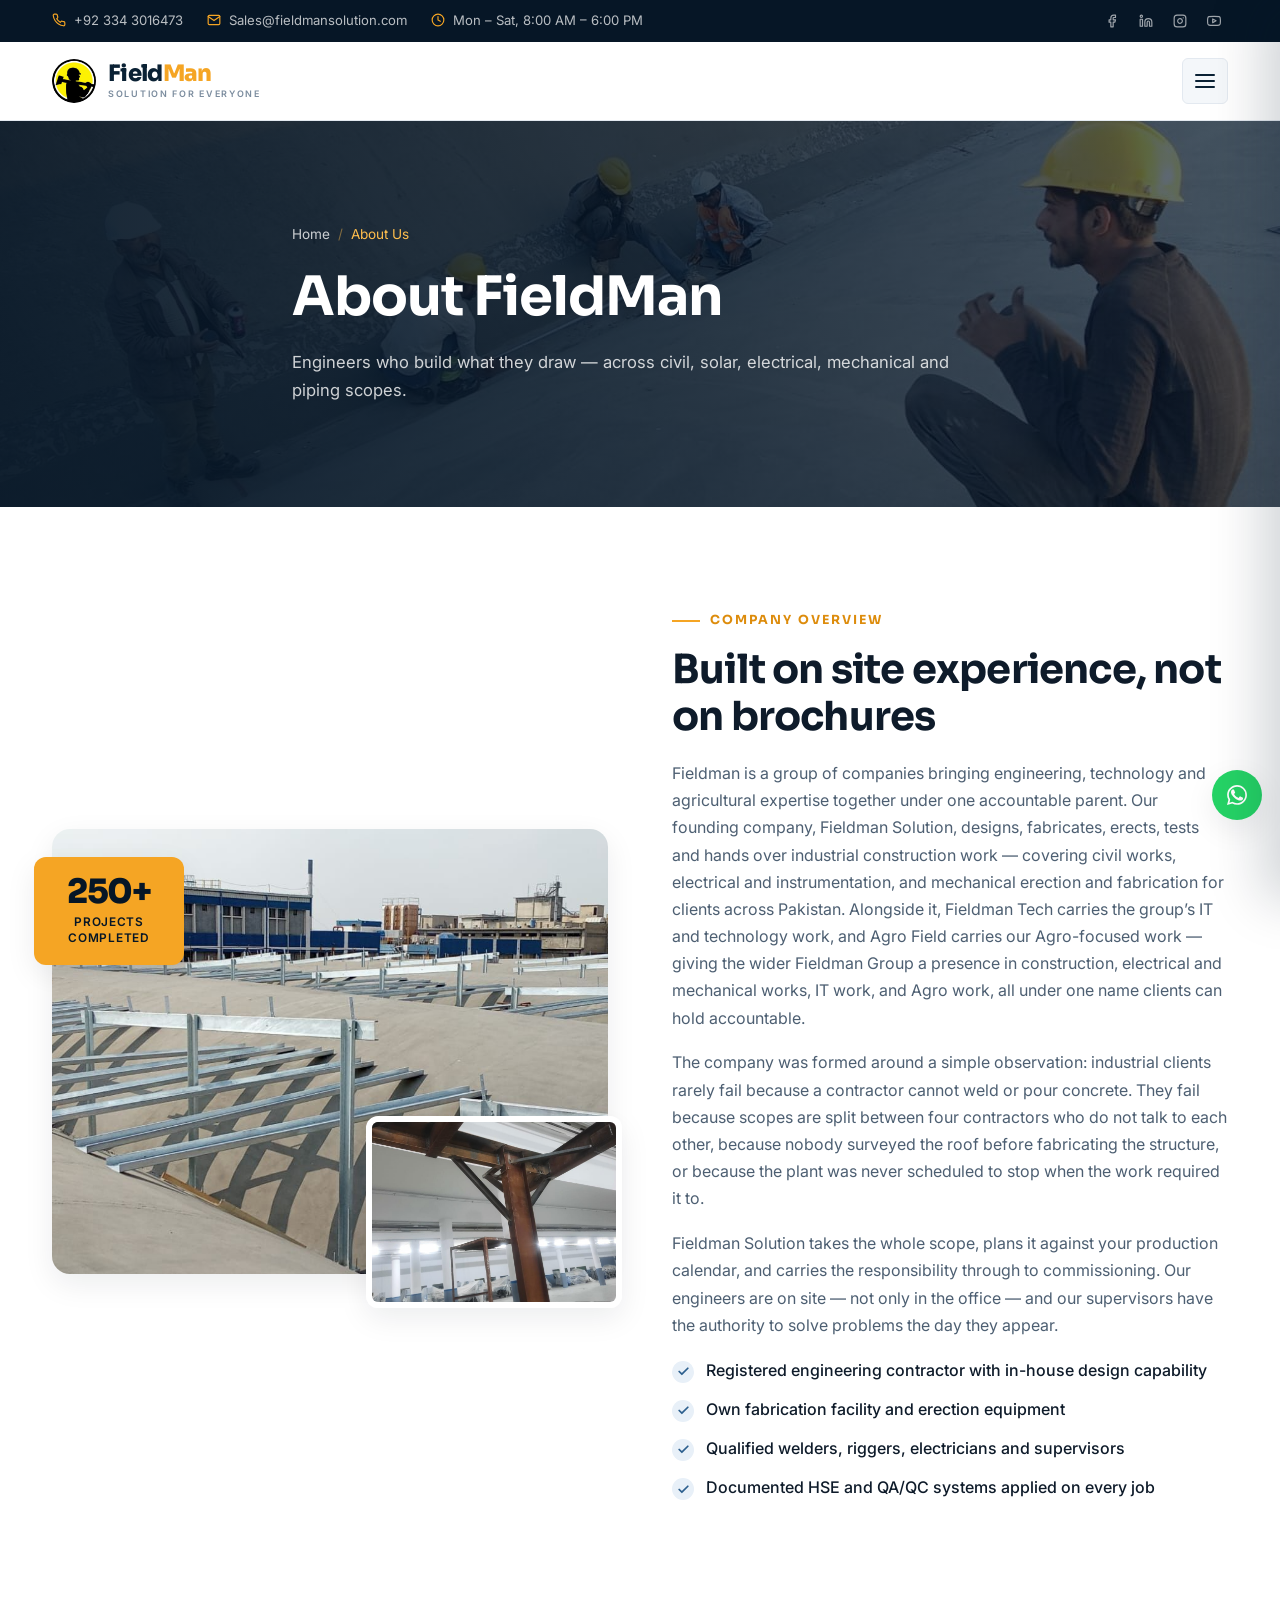
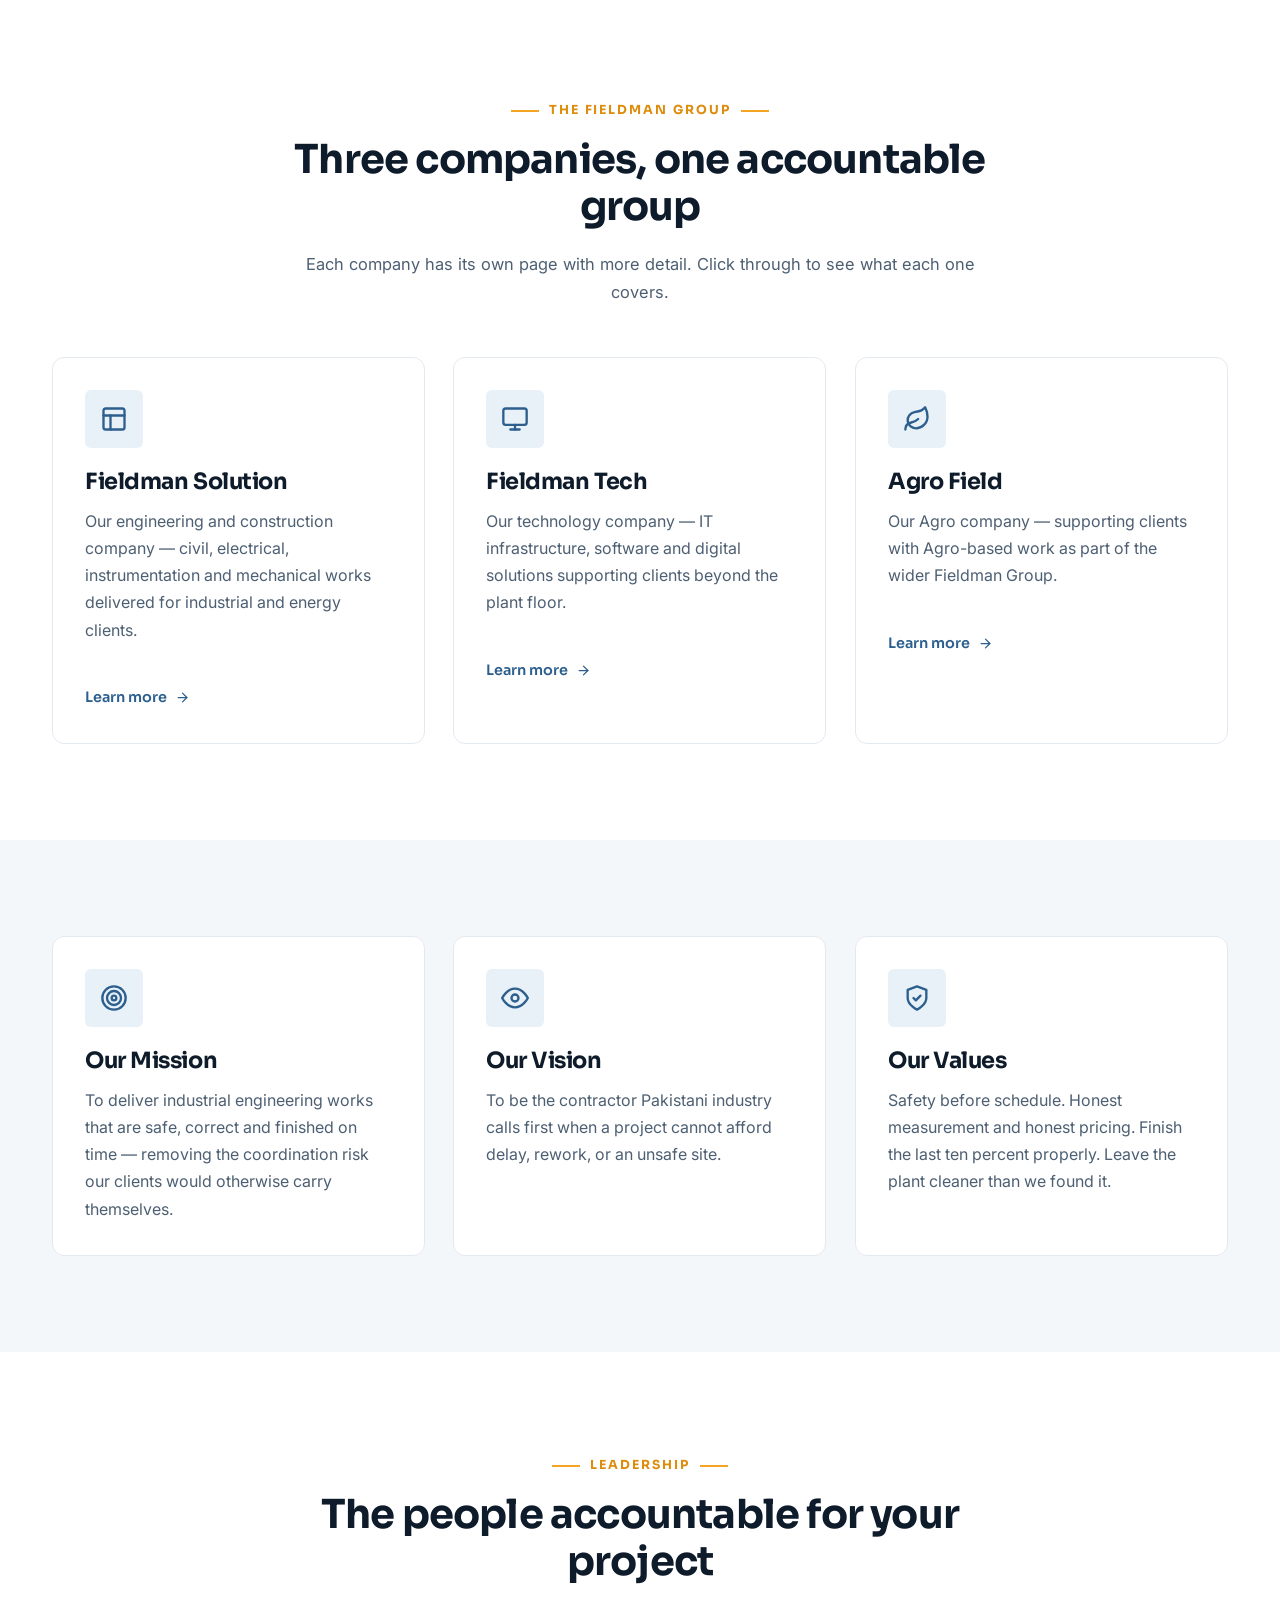
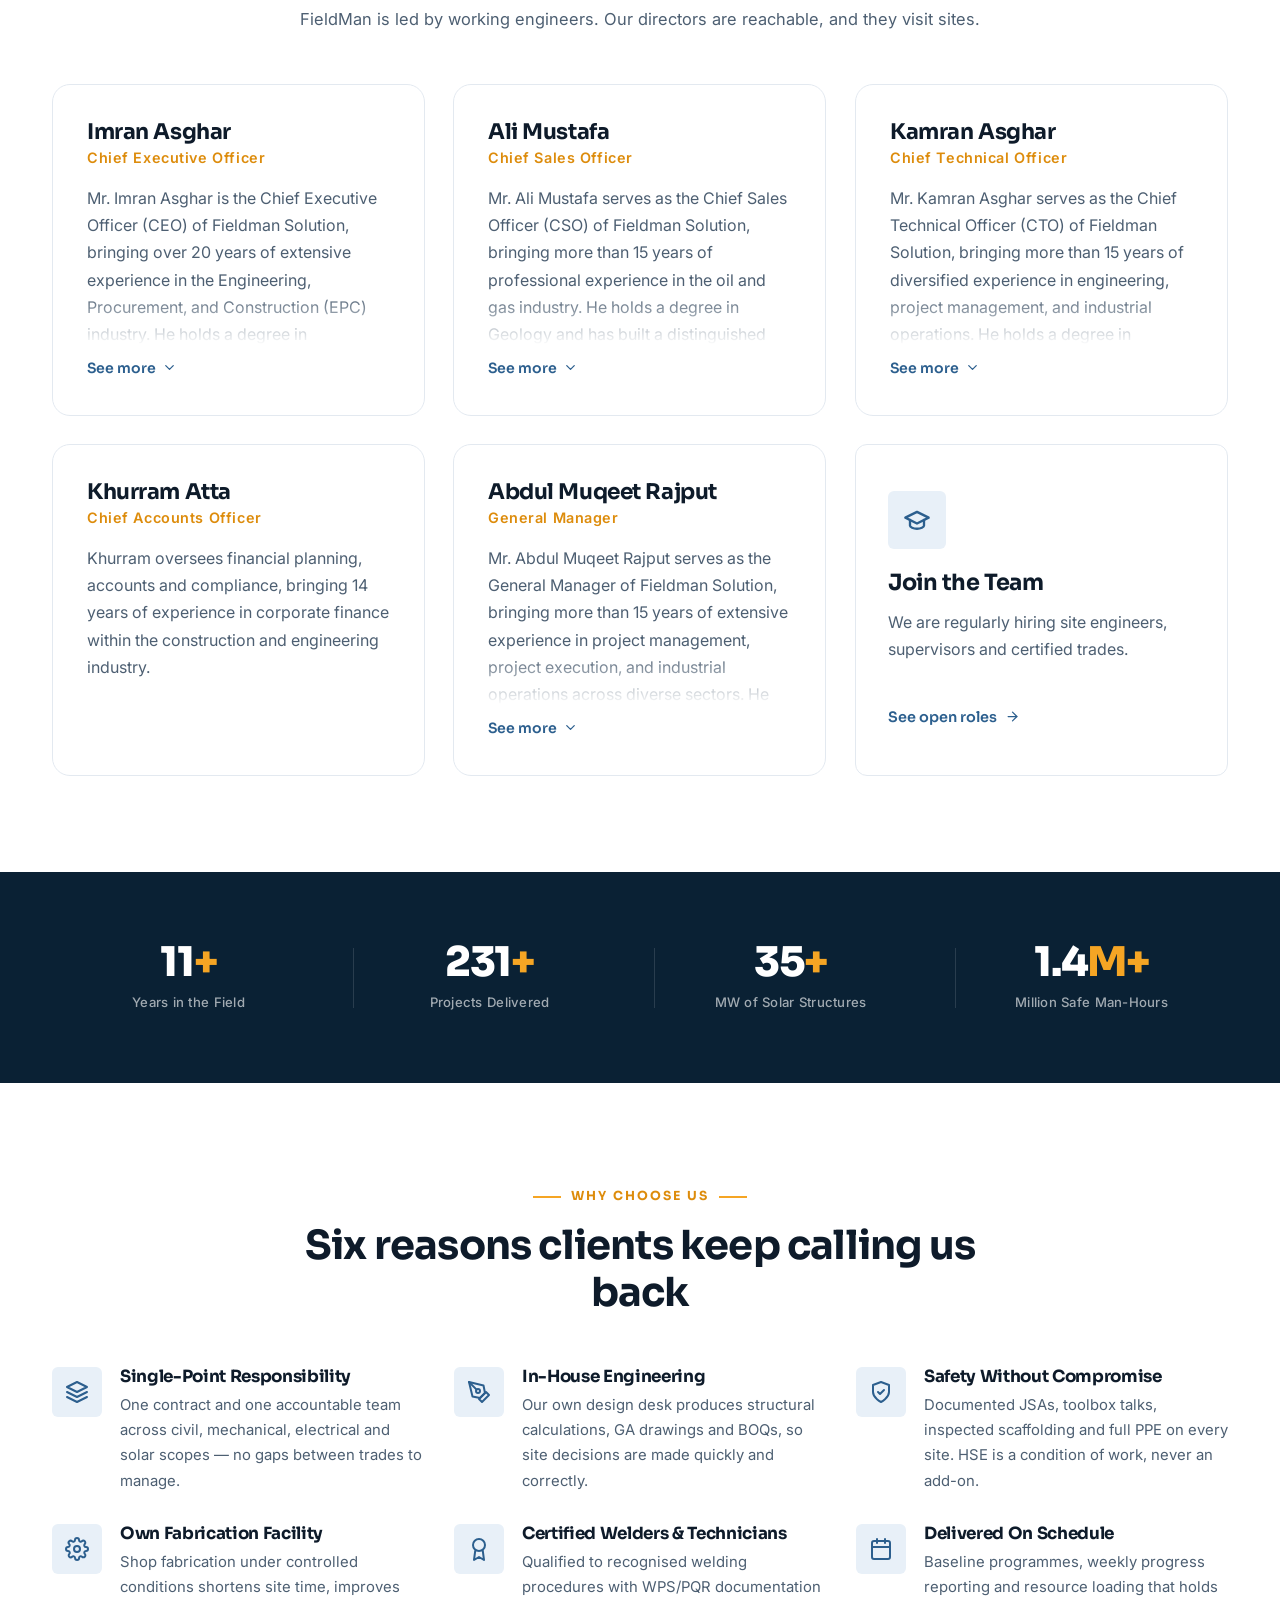
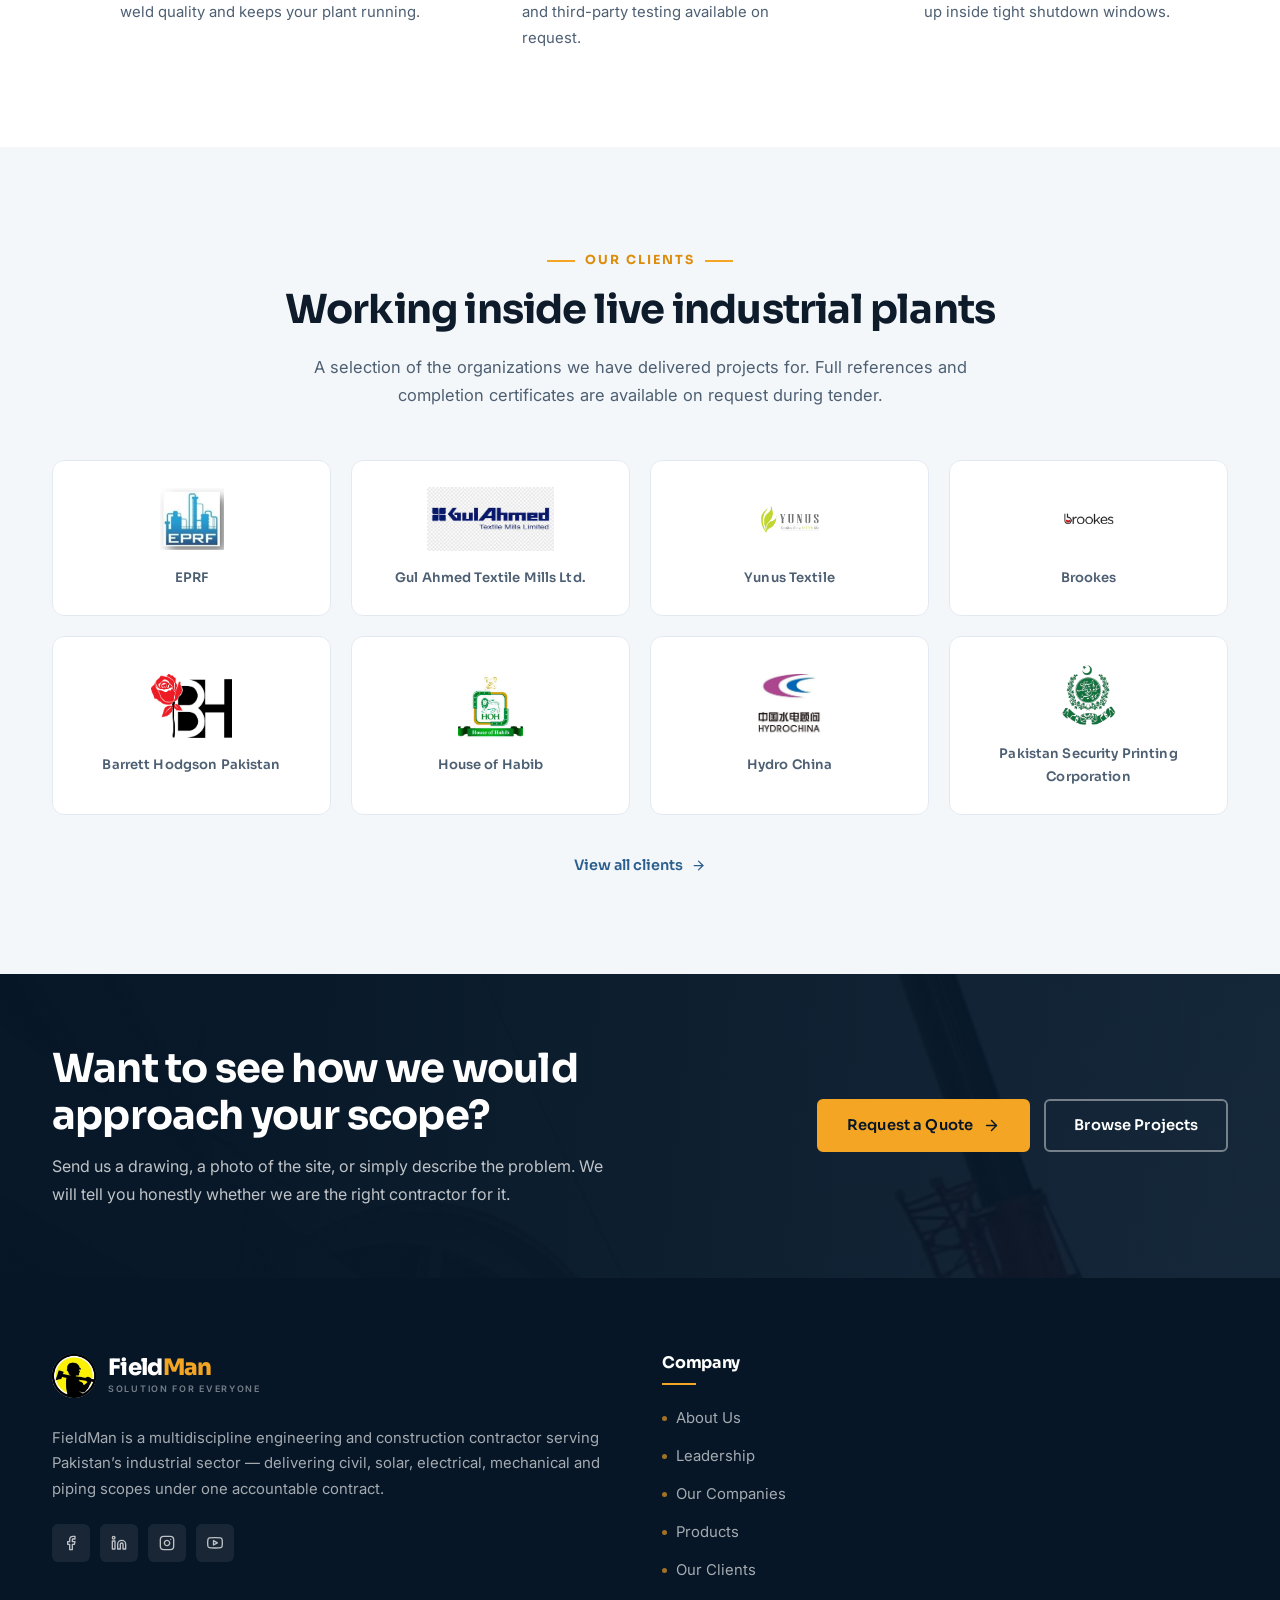
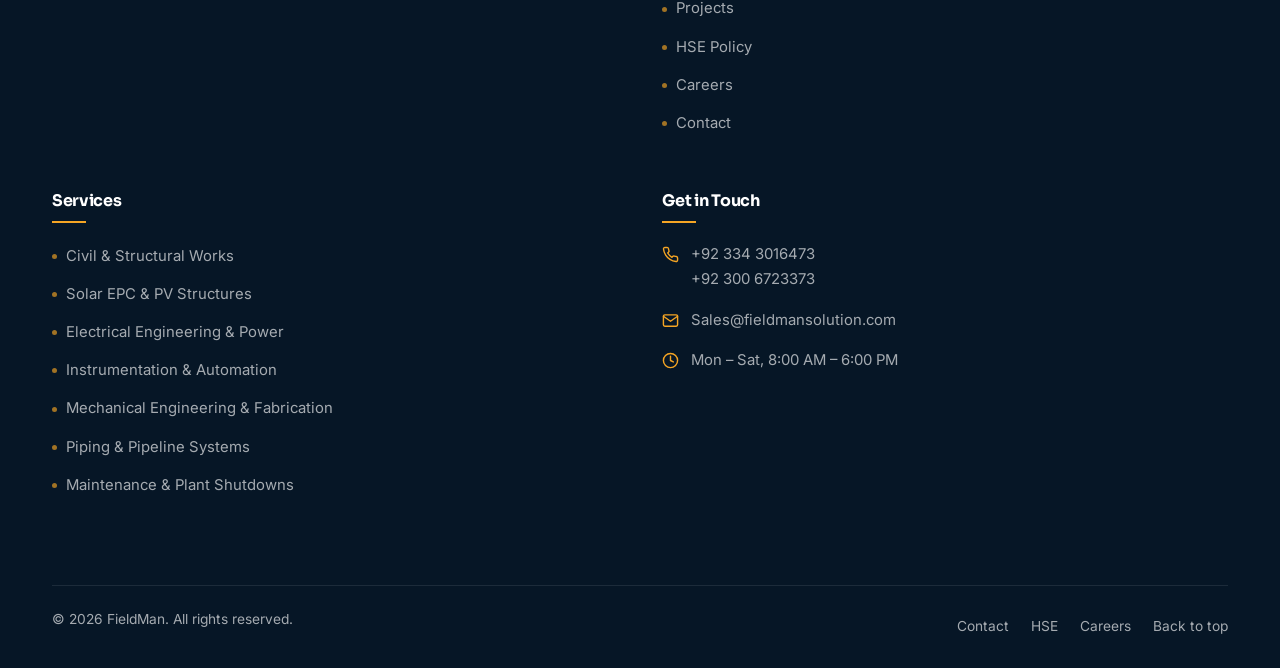
<file: about.html>
<!DOCTYPE html>
<html lang="en">
<head>
<meta charset="utf-8">
<meta name="viewport" content="width=device-width, initial-scale=1, viewport-fit=cover">
<title>About FieldMan — Engineering &amp; Construction Contractor</title>
<meta name="description" content="FieldMan is a multidiscipline engineering contractor delivering civil, solar, electrical, mechanical and piping works for industrial clients across Pakistan. Meet our leadership team.">
<meta name="theme-color" content="#0a2134">
<meta property="og:type" content="website">
<meta property="og:site_name" content="FieldMan">
<meta property="og:title" content="About FieldMan — Engineering &amp; Construction Contractor">
<meta property="og:description" content="FieldMan is a multidiscipline engineering contractor delivering civil, solar, electrical, mechanical and piping works for industrial clients across Pakistan. Meet our leadership team.">
<meta property="og:image" content="assets/img/projects/solar-mounting-array.jpg">
<link rel="icon" href="assets/img/favicon.png" type="image/png">
<link rel="apple-touch-icon" href="assets/img/favicon-180.png">
<link rel="preconnect" href="https://fonts.googleapis.com">
<link rel="preconnect" href="https://fonts.gstatic.com" crossorigin>
<link href="https://fonts.googleapis.com/css2?family=Inter:wght@400;500;600;700&family=Sora:wght@600;700;800&display=swap" rel="stylesheet">
<link rel="stylesheet" href="assets/css/style.css">
<noscript><style>.reveal{opacity:1!important;transform:none!important}</style></noscript>
</head>
<body data-page="about">
<a class="skip-link" href="#main">Skip to main content</a>
<div class="topbar">
  <div class="container topbar-inner">
    <ul class="topbar-list">
      <li><a class="topbar-item" href="tel:+923343016473"><svg xmlns="http://www.w3.org/2000/svg" viewBox="0 0 24 24" fill="none" stroke="currentColor" stroke-width="2" stroke-linecap="round" stroke-linejoin="round" aria-hidden="true"><path d="M22 16.92v3a2 2 0 0 1-2.18 2 19.79 19.79 0 0 1-8.63-3.07 19.5 19.5 0 0 1-6-6 19.79 19.79 0 0 1-3.07-8.67A2 2 0 0 1 4.11 2h3a2 2 0 0 1 2 1.72 12.84 12.84 0 0 0 .7 2.81 2 2 0 0 1-.45 2.11L8.09 9.91a16 16 0 0 0 6 6l1.27-1.27a2 2 0 0 1 2.11-.45 12.84 12.84 0 0 0 2.81.7A2 2 0 0 1 22 16.92z"/></svg> +92 334 3016473</a></li>
      <li><a class="topbar-item" href="mailto:Sales@fieldmansolution.com"><svg xmlns="http://www.w3.org/2000/svg" viewBox="0 0 24 24" fill="none" stroke="currentColor" stroke-width="2" stroke-linecap="round" stroke-linejoin="round" aria-hidden="true"><path d="M4 4h16c1.1 0 2 .9 2 2v12c0 1.1-.9 2-2 2H4c-1.1 0-2-.9-2-2V6c0-1.1.9-2 2-2z"/><polyline points="22,6 12,13 2,6"/></svg> Sales@fieldmansolution.com</a></li>
      <li><span class="topbar-item topbar-item--hours"><svg xmlns="http://www.w3.org/2000/svg" viewBox="0 0 24 24" fill="none" stroke="currentColor" stroke-width="2" stroke-linecap="round" stroke-linejoin="round" aria-hidden="true"><circle cx="12" cy="12" r="10"/><polyline points="12 6 12 12 16 14"/></svg> Mon – Sat, 8:00 AM – 6:00 PM</span></li>
    </ul>
    <div class="topbar-social">
      <a href="#" aria-label="FieldMan on Facebook"><svg xmlns="http://www.w3.org/2000/svg" viewBox="0 0 24 24" fill="none" stroke="currentColor" stroke-width="2" stroke-linecap="round" stroke-linejoin="round" aria-hidden="true"><path d="M18 2h-3a5 5 0 0 0-5 5v3H7v4h3v8h4v-8h3l1-4h-4V7a1 1 0 0 1 1-1h3z"/></svg></a>
      <a href="#" aria-label="FieldMan on LinkedIn"><svg xmlns="http://www.w3.org/2000/svg" viewBox="0 0 24 24" fill="none" stroke="currentColor" stroke-width="2" stroke-linecap="round" stroke-linejoin="round" aria-hidden="true"><path d="M16 8a6 6 0 0 1 6 6v7h-4v-7a2 2 0 0 0-2-2 2 2 0 0 0-2 2v7h-4v-7a6 6 0 0 1 6-6z"/><rect x="2" y="9" width="4" height="12"/><circle cx="4" cy="4" r="2"/></svg></a>
      <a href="#" aria-label="FieldMan on Instagram"><svg xmlns="http://www.w3.org/2000/svg" viewBox="0 0 24 24" fill="none" stroke="currentColor" stroke-width="2" stroke-linecap="round" stroke-linejoin="round" aria-hidden="true"><rect x="2" y="2" width="20" height="20" rx="5"/><path d="M16 11.37A4 4 0 1 1 12.63 8 4 4 0 0 1 16 11.37z"/><line x1="17.5" y1="6.5" x2="17.51" y2="6.5"/></svg></a>
      <a href="#" aria-label="FieldMan on YouTube"><svg xmlns="http://www.w3.org/2000/svg" viewBox="0 0 24 24" fill="none" stroke="currentColor" stroke-width="2" stroke-linecap="round" stroke-linejoin="round" aria-hidden="true"><path d="M22.54 6.42a2.78 2.78 0 0 0-1.94-2C18.88 4 12 4 12 4s-6.88 0-8.6.46a2.78 2.78 0 0 0-1.94 2A29 29 0 0 0 1 11.75a29 29 0 0 0 .46 5.33A2.78 2.78 0 0 0 3.4 19c1.72.46 8.6.46 8.6.46s6.88 0 8.6-.46a2.78 2.78 0 0 0 1.94-2 29 29 0 0 0 .46-5.25 29 29 0 0 0-.46-5.33z"/><polygon points="9.75 15.02 15.5 11.75 9.75 8.48 9.75 15.02"/></svg></a>
    </div>
  </div>
</div>

<header class="header">
  <div class="container header-inner">
    <a class="brand" href="index.html" aria-label="FieldMan — home">
  <img class="brand-mark" src="assets/img/main-logo.jpeg" width="44" height="44" alt="">
  <span class="brand-text">
    <span class="brand-name">Field<span>Man</span></span>
    <span class="brand-tag">Solution for Everyone</span>
  </span>
</a>
    <nav class="nav" aria-label="Main navigation">
      <ul class="nav-list"><li><a class="nav-link" href="index.html">Home</a></li><li class="has-dropdown"><a class="nav-link" href="about.html" aria-current="page">About Us <svg class="caret" xmlns="http://www.w3.org/2000/svg" viewBox="0 0 24 24" fill="none" stroke="currentColor" stroke-width="2" stroke-linecap="round" stroke-linejoin="round" aria-hidden="true"><polyline points="6 9 12 15 18 9"/></svg></a><ul class="dropdown"><li><a href="about.html">Company Overview</a></li><li><a href="about.html#leadership">Leadership Team</a></li><li><a href="clients.html">Our Clients</a></li><li><a href="careers.html">Careers</a></li></ul></li><li class="has-dropdown"><a class="nav-link" href="companies.html">Companies <svg class="caret" xmlns="http://www.w3.org/2000/svg" viewBox="0 0 24 24" fill="none" stroke="currentColor" stroke-width="2" stroke-linecap="round" stroke-linejoin="round" aria-hidden="true"><polyline points="6 9 12 15 18 9"/></svg></a><ul class="dropdown"><li><a href="companies.html#fieldman-solution">Fieldman Solution</a></li><li><a href="companies.html#fieldman-tech">Fieldman Tech</a></li><li><a href="companies.html#agro-field">Agro Field</a></li></ul></li><li><a class="nav-link" href="services.html">Services</a></li><li><a class="nav-link" href="products.html">Products</a></li><li><a class="nav-link" href="projects.html">Projects</a></li><li><a class="nav-link" href="hse.html">HSE</a></li><li><a class="nav-link" href="contact.html">Contact</a></li></ul>
    </nav>
    <div class="header-cta">
      <a class="btn btn-primary btn-sm" href="contact.html#quote">Request a Quote</a>
      <button class="burger" type="button" aria-expanded="false" aria-controls="mobile-nav" aria-label="Open menu">
        <span></span>
      </button>
    </div>
  </div>
</header>

<div class="mobile-backdrop"></div>
<nav class="mobile-nav" id="mobile-nav" aria-label="Mobile navigation">
  <div class="mobile-nav-head">
    <a class="brand" href="index.html" aria-label="FieldMan — home">
  <img class="brand-mark" src="assets/img/main-logo.jpeg" width="44" height="44" alt="">
  <span class="brand-text">
    <span class="brand-name">Field<span>Man</span></span>
    <span class="brand-tag">Solution for Everyone</span>
  </span>
</a>
    <button class="mobile-close" type="button" aria-label="Close menu"><svg xmlns="http://www.w3.org/2000/svg" viewBox="0 0 24 24" fill="none" stroke="currentColor" stroke-width="2" stroke-linecap="round" stroke-linejoin="round" aria-hidden="true"><line x1="18" y1="6" x2="6" y2="18"/><line x1="6" y1="6" x2="18" y2="18"/></svg></button>
  </div>
  <ul class="mobile-list"><li><a href="index.html">Home</a></li><li><button class="mobile-sub-toggle" aria-expanded="false" aria-controls="msub-about">About Us <svg xmlns="http://www.w3.org/2000/svg" viewBox="0 0 24 24" fill="none" stroke="currentColor" stroke-width="2" stroke-linecap="round" stroke-linejoin="round" aria-hidden="true"><polyline points="6 9 12 15 18 9"/></svg></button><ul class="mobile-sub" id="msub-about"><li><a href="about.html">Overview</a></li><li><a href="about.html">Company Overview</a></li><li><a href="about.html#leadership">Leadership Team</a></li><li><a href="clients.html">Our Clients</a></li><li><a href="careers.html">Careers</a></li></ul></li><li><button class="mobile-sub-toggle" aria-expanded="false" aria-controls="msub-companies">Companies <svg xmlns="http://www.w3.org/2000/svg" viewBox="0 0 24 24" fill="none" stroke="currentColor" stroke-width="2" stroke-linecap="round" stroke-linejoin="round" aria-hidden="true"><polyline points="6 9 12 15 18 9"/></svg></button><ul class="mobile-sub" id="msub-companies"><li><a href="companies.html#fieldman-solution">Fieldman Solution</a></li><li><a href="companies.html#fieldman-tech">Fieldman Tech</a></li><li><a href="companies.html#agro-field">Agro Field</a></li></ul></li><li><a href="services.html">Services</a></li><li><a href="products.html">Products</a></li><li><a href="projects.html">Projects</a></li><li><a href="hse.html">HSE</a></li><li><a href="contact.html">Contact</a></li></ul>
  <a class="btn btn-primary btn-block" href="contact.html#quote">Request a Quote</a>
  <div class="mobile-contact">
    <a class="topbar-item" href="tel:+923343016473"><svg xmlns="http://www.w3.org/2000/svg" viewBox="0 0 24 24" fill="none" stroke="currentColor" stroke-width="2" stroke-linecap="round" stroke-linejoin="round" aria-hidden="true"><path d="M22 16.92v3a2 2 0 0 1-2.18 2 19.79 19.79 0 0 1-8.63-3.07 19.5 19.5 0 0 1-6-6 19.79 19.79 0 0 1-3.07-8.67A2 2 0 0 1 4.11 2h3a2 2 0 0 1 2 1.72 12.84 12.84 0 0 0 .7 2.81 2 2 0 0 1-.45 2.11L8.09 9.91a16 16 0 0 0 6 6l1.27-1.27a2 2 0 0 1 2.11-.45 12.84 12.84 0 0 0 2.81.7A2 2 0 0 1 22 16.92z"/></svg> +92 334 3016473</a>
    <a class="topbar-item" href="mailto:Sales@fieldmansolution.com"><svg xmlns="http://www.w3.org/2000/svg" viewBox="0 0 24 24" fill="none" stroke="currentColor" stroke-width="2" stroke-linecap="round" stroke-linejoin="round" aria-hidden="true"><path d="M4 4h16c1.1 0 2 .9 2 2v12c0 1.1-.9 2-2 2H4c-1.1 0-2-.9-2-2V6c0-1.1.9-2 2-2z"/><polyline points="22,6 12,13 2,6"/></svg> Sales@fieldmansolution.com</a>
    <span class="topbar-item"><svg xmlns="http://www.w3.org/2000/svg" viewBox="0 0 24 24" fill="none" stroke="currentColor" stroke-width="2" stroke-linecap="round" stroke-linejoin="round" aria-hidden="true"><path d="M21 10c0 7-9 13-9 13s-9-6-9-13a9 9 0 0 1 18 0z"/><circle cx="12" cy="10" r="3"/></svg> P-130 Gulshan-e-Roomi, Gulistan-e-Jauhar Block 8, Karachi</span>
  </div>
</nav>

<main id="main">
<section class="page-hero">
  <div class="page-hero-media"><img src="assets/img/projects/civil-site-survey-team.jpg" alt="" fetchpriority="high" decoding="async"></div>
  <div class="container page-hero-inner">
    <ul class="breadcrumb"><li><a href="index.html">Home</a></li><li aria-current="page">About Us</li></ul>
    <h1>About FieldMan</h1>
    <p>Engineers who build what they draw — across civil, solar, electrical, mechanical and piping scopes.</p>
  </div>
</section>
<section class="section" id="overview">
  <div class="container split">
    <div class="split-media reveal">
      <div class="media-stack">
        <div class="media-main"><img src="assets/img/projects/solar-mounting-array.jpg" alt="Galvanised solar mounting structure installed across an industrial shell roof" loading="lazy" decoding="async"></div>
        <div class="media-float"><img src="assets/img/projects/steel-beam-column-joint.jpg" alt="Welded beam-to-column connection with stiffener plates" loading="lazy" decoding="async"></div>
        <div class="exp-badge"><strong>250+</strong><span>Projects Completed</span></div>
      </div>
    </div>
    <div class="reveal" data-delay="120">
      <span class="eyebrow">Company Overview</span>
      <h2 class="section-title">Built on site experience, not on brochures</h2>
      <p>Fieldman is a group of companies bringing engineering, technology and agricultural expertise
      together under one accountable parent. Our founding company, Fieldman Solution, designs,
      fabricates, erects, tests and hands over industrial construction work — covering civil works,
      electrical and instrumentation, and mechanical erection and fabrication for clients across
      Pakistan. Alongside it, Fieldman Tech carries the group&rsquo;s IT and technology work, and Agro
      Field carries our Agro-focused work — giving the wider Fieldman Group a presence in construction,
      electrical and mechanical works, IT work, and Agro work, all under one name clients can hold
      accountable.</p>
      <p>The company was formed around a simple observation: industrial clients rarely fail because a
      contractor cannot weld or pour concrete. They fail because scopes are split between four
      contractors who do not talk to each other, because nobody surveyed the roof before fabricating
      the structure, or because the plant was never scheduled to stop when the work required it to.</p>
      <p>Fieldman Solution takes the whole scope, plans it against your production calendar, and carries
      the responsibility through to commissioning. Our engineers are on site — not only in the office —
      and our supervisors have the authority to solve problems the day they appear.</p>
      <ul class="check-list mt-3">
        <li>Registered engineering contractor with in-house design capability</li>
        <li>Own fabrication facility and erection equipment</li>
        <li>Qualified welders, riggers, electricians and supervisors</li>
        <li>Documented HSE and QA/QC systems applied on every job</li>
      </ul>
    </div>
  </div>
</section>

<section class="section">
  <div class="container">
    <div class="section-head section-head--center reveal">
      <span class="eyebrow">The Fieldman Group</span>
      <h2 class="section-title">Three companies, one accountable group</h2>
      <p class="section-sub">Each company has its own page with more detail. Click through to see what
      each one covers.</p>
    </div>
    <div class="grid grid-3">
      <article class="card reveal">
        <div class="service-icon"><svg xmlns="http://www.w3.org/2000/svg" viewBox="0 0 24 24" fill="none" stroke="currentColor" stroke-width="2" stroke-linecap="round" stroke-linejoin="round" aria-hidden="true"><rect x="3" y="3" width="18" height="18" rx="2"/><line x1="3" y1="9" x2="21" y2="9"/><line x1="9" y1="21" x2="9" y2="9"/></svg></div>
        <h3>Fieldman Solution</h3>
        <p>Our engineering and construction company — civil, electrical, instrumentation and mechanical
        works delivered for industrial and energy clients.</p>
        <a class="link-arrow mt-3" href="companies.html#fieldman-solution">Learn more <svg xmlns="http://www.w3.org/2000/svg" viewBox="0 0 24 24" fill="none" stroke="currentColor" stroke-width="2" stroke-linecap="round" stroke-linejoin="round" aria-hidden="true"><line x1="5" y1="12" x2="19" y2="12"/><polyline points="12 5 19 12 12 19"/></svg></a>
      </article>
      <article class="card reveal" data-delay="90">
        <div class="service-icon"><svg xmlns="http://www.w3.org/2000/svg" viewBox="0 0 24 24" fill="none" stroke="currentColor" stroke-width="2" stroke-linecap="round" stroke-linejoin="round" aria-hidden="true"><rect x="2" y="3" width="20" height="14" rx="2"/><line x1="8" y1="21" x2="16" y2="21"/><line x1="12" y1="17" x2="12" y2="21"/></svg></div>
        <h3>Fieldman Tech</h3>
        <p>Our technology company — IT infrastructure, software and digital solutions supporting clients
        beyond the plant floor.</p>
        <a class="link-arrow mt-3" href="companies.html#fieldman-tech">Learn more <svg xmlns="http://www.w3.org/2000/svg" viewBox="0 0 24 24" fill="none" stroke="currentColor" stroke-width="2" stroke-linecap="round" stroke-linejoin="round" aria-hidden="true"><line x1="5" y1="12" x2="19" y2="12"/><polyline points="12 5 19 12 12 19"/></svg></a>
      </article>
      <article class="card reveal" data-delay="180">
        <div class="service-icon"><svg xmlns="http://www.w3.org/2000/svg" viewBox="0 0 24 24" fill="none" stroke="currentColor" stroke-width="2" stroke-linecap="round" stroke-linejoin="round" aria-hidden="true"><path d="M11 20A7 7 0 0 1 9.8 6.1C15.5 5 17 4.48 19 2c1 2 2 4.18 2 8 0 5.5-4.78 10-10 10z"/><path d="M2 21c0-3 1.85-5.36 5.08-6C9.5 14.52 12 13 13 12"/></svg></div>
        <h3>Agro Field</h3>
        <p>Our Agro company — supporting clients with Agro-based work as part of the wider Fieldman
        Group.</p>
        <a class="link-arrow mt-3" href="companies.html#agro-field">Learn more <svg xmlns="http://www.w3.org/2000/svg" viewBox="0 0 24 24" fill="none" stroke="currentColor" stroke-width="2" stroke-linecap="round" stroke-linejoin="round" aria-hidden="true"><line x1="5" y1="12" x2="19" y2="12"/><polyline points="12 5 19 12 12 19"/></svg></a>
      </article>
    </div>
  </div>
</section>

<section class="section section--surface">
  <div class="container">
    <div class="grid grid-3">
      <article class="card reveal">
        <div class="service-icon"><svg xmlns="http://www.w3.org/2000/svg" viewBox="0 0 24 24" fill="none" stroke="currentColor" stroke-width="2" stroke-linecap="round" stroke-linejoin="round" aria-hidden="true"><circle cx="12" cy="12" r="10"/><circle cx="12" cy="12" r="6"/><circle cx="12" cy="12" r="2"/></svg></div>
        <h3>Our Mission</h3>
        <p>To deliver industrial engineering works that are safe, correct and finished on time —
        removing the coordination risk our clients would otherwise carry themselves.</p>
      </article>
      <article class="card reveal" data-delay="90">
        <div class="service-icon"><svg xmlns="http://www.w3.org/2000/svg" viewBox="0 0 24 24" fill="none" stroke="currentColor" stroke-width="2" stroke-linecap="round" stroke-linejoin="round" aria-hidden="true"><path d="M1 12s4-8 11-8 11 8 11 8-4 8-11 8-11-8-11-8z"/><circle cx="12" cy="12" r="3"/></svg></div>
        <h3>Our Vision</h3>
        <p>To be the contractor Pakistani industry calls first when a project cannot afford delay,
        rework, or an unsafe site.</p>
      </article>
      <article class="card reveal" data-delay="180">
        <div class="service-icon"><svg xmlns="http://www.w3.org/2000/svg" viewBox="0 0 24 24" fill="none" stroke="currentColor" stroke-width="2" stroke-linecap="round" stroke-linejoin="round" aria-hidden="true"><path d="M12 22s8-4 8-10V5l-8-3-8 3v7c0 6 8 10 8 10z"/><polyline points="9 12 11 14 15 10"/></svg></div>
        <h3>Our Values</h3>
        <p>Safety before schedule. Honest measurement and honest pricing. Finish the last ten percent
        properly. Leave the plant cleaner than we found it.</p>
      </article>
    </div>
  </div>
</section>
<section class="section" id="leadership">
  <div class="container">
    <div class="section-head section-head--center reveal">
      <span class="eyebrow">Leadership</span>
      <h2 class="section-title">The people accountable for your project</h2>
      <p class="section-sub">FieldMan is led by working engineers. Our directors are reachable, and
      they visit sites.</p>
    </div>

    <div class="grid grid-3" style="margin-bottom:28px">
      <article class="leader reveal">
        <h3>Imran Asghar</h3>
        <div class="team-role">Chief Executive Officer</div>
        <div class="leader-bio" id="bio-imran">
        <p>Mr. Imran Asghar is the Chief Executive Officer (CEO) of Fieldman Solution, bringing over 20
        years of extensive experience in the Engineering, Procurement, and Construction (EPC) industry.
        He holds a degree in Information Technology (IT) and an MBA, and has successfully combined his
        technical knowledge with strong business leadership to drive organizational growth and project
        success.</p>
        <p>Throughout his professional career, Mr. Imran Asghar has been actively involved in the
        development, execution, and management of EPC projects across various sectors, including
        infrastructure, industrial, energy, manufacturing, and commercial developments. His expertise
        covers business development, project management, contract negotiations, strategic planning,
        procurement management, and client relationship management.</p>
        <p>Under his leadership, Fieldman Solution has established a reputation for delivering reliable
        engineering solutions, quality project execution, and customer-focused services. He has played a
        key role in building strategic partnerships with local and international organizations,
        identifying new business opportunities, and expanding the company&rsquo;s presence in the
        market.</p>
        <p>Mr. Imran Asghar is recognized for his vision, commitment to excellence, and ability to lead
        multidisciplinary teams in achieving project objectives while maintaining the highest standards
        of safety, quality, and operational efficiency. His deep understanding of EPC business operations
        and market dynamics continues to contribute to the sustainable growth and success of Fieldman
        Solution.</p>
        </div>
        <button class="leader-more" type="button" aria-expanded="false" aria-controls="bio-imran">
          <span class="leader-more-label">See more</span>
          <svg xmlns="http://www.w3.org/2000/svg" viewBox="0 0 24 24" fill="none" stroke="currentColor" stroke-width="2" stroke-linecap="round" stroke-linejoin="round" aria-hidden="true"><polyline points="6 9 12 15 18 9"/></svg>
        </button>
      </article>

      <article class="leader reveal" data-delay="80">
        <h3>Ali Mustafa</h3>
        <div class="team-role">Chief Sales Officer</div>
        <div class="leader-bio" id="bio-ali">
        <p>Mr. Ali Mustafa serves as the Chief Sales Officer (CSO) of Fieldman Solution, bringing more
        than 15 years of professional experience in the oil and gas industry. He holds a degree in
        Geology and has built a distinguished career working with both local and international oil and
        gas companies, gaining extensive knowledge of the energy sector, business development, and client
        relationship management.</p>
        <p>Throughout his career, Mr. Ali Mustafa has been involved in supporting upstream, midstream,
        and downstream operations, working closely with industry stakeholders, contractors, consultants,
        and end users. His strong technical understanding of the oil and gas sector, combined with his
        commercial expertise, has enabled him to successfully identify business opportunities and develop
        long-term strategic partnerships.</p>
        <p>As the Chief Sales Officer of Fieldman Solution, he leads the company&rsquo;s sales and
        business development activities, focusing on expanding market presence, strengthening customer
        relationships, and driving sustainable revenue growth. His ability to understand client
        requirements and provide effective engineering and industrial solutions has contributed
        significantly to the company&rsquo;s success across multiple sectors.</p>
        <p>Mr. Ali Mustafa is recognized for his leadership, industry knowledge, negotiation skills, and
        commitment to delivering value to clients. His extensive network within the oil and gas industry
        and proven track record in business development continue to support Fieldman Solution&rsquo;s
        growth and position as a trusted engineering and industrial services provider.</p>
        </div>
        <button class="leader-more" type="button" aria-expanded="false" aria-controls="bio-ali">
          <span class="leader-more-label">See more</span>
          <svg xmlns="http://www.w3.org/2000/svg" viewBox="0 0 24 24" fill="none" stroke="currentColor" stroke-width="2" stroke-linecap="round" stroke-linejoin="round" aria-hidden="true"><polyline points="6 9 12 15 18 9"/></svg>
        </button>
      </article>

      <article class="leader reveal" data-delay="160">
        <h3>Kamran Asghar</h3>
        <div class="team-role">Chief Technical Officer</div>
        <div class="leader-bio" id="bio-kamran">
        <p>Mr. Kamran Asghar serves as the Chief Technical Officer (CTO) of Fieldman Solution, bringing
        more than 15 years of diversified experience in engineering, project management, and industrial
        operations. He holds a degree in Electronics and possesses extensive expertise gained through his
        work in the sugar, ethanol, cement, and power generation sectors, as well as in renewable energy
        projects.</p>
        <p>Throughout his professional career, Mr. Kamran Asghar has been actively involved in the
        planning, engineering, project management, installation, commissioning, operation, and
        maintenance of electrical, instrumentation, automation, and control systems for a wide range of
        industrial facilities. He has successfully managed multidisciplinary teams and coordinated
        projects from concept development through execution and handover, ensuring compliance with
        technical specifications, quality standards, project schedules, and budget requirements.</p>
        <p>In addition to his industrial experience, Mr. Kamran Asghar has extensive expertise in the
        design, engineering, installation, and commissioning of solar power systems, including
        residential, commercial, and industrial-scale projects. His strong understanding of renewable
        energy technologies, power distribution systems, energy efficiency, and sustainable engineering
        practices enables Fieldman Solution to provide innovative and cost-effective energy solutions to
        its clients.</p>
        <p>As the Chief Technical Officer of Fieldman Solution, he leads the company&rsquo;s technical and
        project execution functions, overseeing engineering design, project planning, procurement
        coordination, construction supervision, commissioning activities, and quality assurance. His
        leadership ensures the successful delivery of projects while maintaining the highest standards of
        safety, reliability, and operational excellence.</p>
        <p>Mr. Kamran Asghar is recognized for his technical leadership, project management capabilities,
        strategic thinking, and problem-solving skills. His broad industrial experience and commitment to
        engineering excellence continue to play a vital role in the growth, innovation, and success of
        Fieldman Solution.</p>
        </div>
        <button class="leader-more" type="button" aria-expanded="false" aria-controls="bio-kamran">
          <span class="leader-more-label">See more</span>
          <svg xmlns="http://www.w3.org/2000/svg" viewBox="0 0 24 24" fill="none" stroke="currentColor" stroke-width="2" stroke-linecap="round" stroke-linejoin="round" aria-hidden="true"><polyline points="6 9 12 15 18 9"/></svg>
        </button>
      </article>
    </div>

    <div class="grid grid-3">
      <article class="leader reveal">
        <h3>Khurram Atta</h3>
        <div class="team-role">Chief Accounts Officer</div>
        <p>Khurram oversees financial planning, accounts and compliance, bringing 14 years of experience in
        corporate finance within the construction and engineering industry.</p>
      </article>

      <article class="leader reveal" data-delay="80">
        <h3>Abdul Muqeet Rajput</h3>
        <div class="team-role">General Manager</div>
        <div class="leader-bio" id="bio-abdul">
        <p>Mr. Abdul Muqeet Rajput serves as the General Manager of Fieldman Solution, bringing more than
        15 years of extensive experience in project management, project execution, and industrial
        operations across diverse sectors. He holds a degree in Petroleum Engineering and has developed a
        strong track record of successfully delivering engineering and industrial projects in the sugar,
        ethanol, cement, power generation, and textile industries.</p>
        <p>Throughout his professional career, Mr. Abdul Muqeet Rajput has been actively involved in the
        planning, coordination, execution, and management of complex industrial projects. His expertise
        encompasses project scheduling, resource management, procurement coordination, construction
        supervision, contract administration, commissioning, and stakeholder management. He has
        successfully led multidisciplinary teams and ensured the timely completion of projects while
        maintaining high standards of quality, safety, and operational efficiency.</p>
        <p>His broad industry exposure has enabled him to gain in-depth knowledge of industrial processes,
        plant operations, infrastructure development, and EPC project execution. He has consistently
        demonstrated the ability to manage projects from initial concept and planning through execution,
        commissioning, and final handover, ensuring compliance with technical specifications and client
        requirements.</p>
        <p>As the General Manager of Fieldman Solution, Mr. Abdul Muqeet Rajput is responsible for
        overseeing daily operations, project execution, business coordination, and organizational
        performance. He plays a key role in ensuring the successful delivery of engineering solutions,
        optimizing project resources, and maintaining strong relationships with clients, contractors, and
        stakeholders.</p>
        <p>Mr. Abdul Muqeet Rajput is recognized for his leadership, project management expertise,
        strategic planning abilities, and commitment to operational excellence. His extensive industry
        experience and dedication to delivering successful outcomes continue to contribute significantly
        to the growth and reputation of Fieldman Solution as a trusted engineering and industrial services
        provider.</p>
        </div>
        <button class="leader-more" type="button" aria-expanded="false" aria-controls="bio-abdul">
          <span class="leader-more-label">See more</span>
          <svg xmlns="http://www.w3.org/2000/svg" viewBox="0 0 24 24" fill="none" stroke="currentColor" stroke-width="2" stroke-linecap="round" stroke-linejoin="round" aria-hidden="true"><polyline points="6 9 12 15 18 9"/></svg>
        </button>
      </article>

      <article class="card reveal" data-delay="160" style="display:flex;flex-direction:column;justify-content:center">
        <div class="service-icon"><svg xmlns="http://www.w3.org/2000/svg" viewBox="0 0 24 24" fill="none" stroke="currentColor" stroke-width="2" stroke-linecap="round" stroke-linejoin="round" aria-hidden="true"><path d="M22 10L12 5 2 10l10 5 10-5z"/><path d="M6 12v5c0 1 2.7 2.5 6 2.5s6-1.5 6-2.5v-5"/></svg></div>
        <h3>Join the Team</h3>
        <p>We are regularly hiring site engineers, supervisors and certified trades.</p>
        <a class="link-arrow mt-3" href="careers.html">See open roles <svg xmlns="http://www.w3.org/2000/svg" viewBox="0 0 24 24" fill="none" stroke="currentColor" stroke-width="2" stroke-linecap="round" stroke-linejoin="round" aria-hidden="true"><line x1="5" y1="12" x2="19" y2="12"/><polyline points="12 5 19 12 12 19"/></svg></a>
      </article>
    </div>
  </div>
</section>
<section class="section section--tight stats-band">
  <div class="container">
    <div class="grid grid-4"><div class="stat">
  <div class="stat-num"><span data-count="12">0</span><span class="suffix">+</span></div>
  <div class="stat-label">Years in the Field</div>
</div> <div class="stat">
  <div class="stat-num"><span data-count="250">0</span><span class="suffix">+</span></div>
  <div class="stat-label">Projects Delivered</div>
</div> <div class="stat">
  <div class="stat-num"><span data-count="38">0</span><span class="suffix">+</span></div>
  <div class="stat-label">MW of Solar Structures</div>
</div> <div class="stat">
  <div class="stat-num"><span data-count="1.5" data-decimals="1">0</span><span class="suffix">M+</span></div>
  <div class="stat-label">Million Safe Man-Hours</div>
</div></div>
  </div>
</section>
<section class="section">
  <div class="container">
    <div class="section-head section-head--center reveal">
      <span class="eyebrow">Why Choose Us</span>
      <h2 class="section-title">Six reasons clients keep calling us back</h2>
    </div>
    <div class="grid grid-3" style="gap:30px"><div class="feature reveal" data-delay="0">
  <div class="feature-icon"><svg xmlns="http://www.w3.org/2000/svg" viewBox="0 0 24 24" fill="none" stroke="currentColor" stroke-width="2" stroke-linecap="round" stroke-linejoin="round" aria-hidden="true"><polygon points="12 2 2 7 12 12 22 7 12 2"/><polyline points="2 17 12 22 22 17"/><polyline points="2 12 12 17 22 12"/></svg></div>
  <div><h4>Single-Point Responsibility</h4><p>One contract and one accountable team across civil, mechanical, electrical and solar scopes — no gaps between trades to manage.</p></div>
</div><div class="feature reveal" data-delay="60">
  <div class="feature-icon"><svg xmlns="http://www.w3.org/2000/svg" viewBox="0 0 24 24" fill="none" stroke="currentColor" stroke-width="2" stroke-linecap="round" stroke-linejoin="round" aria-hidden="true"><path d="M12 19l7-7 3 3-7 7-3-3z"/><path d="M18 13l-1.5-7.5L2 2l3.5 14.5L13 18l5-5z"/><path d="M2 2l7.586 7.586"/><circle cx="11" cy="11" r="2"/></svg></div>
  <div><h4>In-House Engineering</h4><p>Our own design desk produces structural calculations, GA drawings and BOQs, so site decisions are made quickly and correctly.</p></div>
</div><div class="feature reveal" data-delay="120">
  <div class="feature-icon"><svg xmlns="http://www.w3.org/2000/svg" viewBox="0 0 24 24" fill="none" stroke="currentColor" stroke-width="2" stroke-linecap="round" stroke-linejoin="round" aria-hidden="true"><path d="M12 22s8-4 8-10V5l-8-3-8 3v7c0 6 8 10 8 10z"/><polyline points="9 12 11 14 15 10"/></svg></div>
  <div><h4>Safety Without Compromise</h4><p>Documented JSAs, toolbox talks, inspected scaffolding and full PPE on every site. HSE is a condition of work, never an add-on.</p></div>
</div><div class="feature reveal" data-delay="180">
  <div class="feature-icon"><svg xmlns="http://www.w3.org/2000/svg" viewBox="0 0 24 24" fill="none" stroke="currentColor" stroke-width="2" stroke-linecap="round" stroke-linejoin="round" aria-hidden="true"><circle cx="12" cy="12" r="3"/><path d="M19.4 15a1.65 1.65 0 0 0 .33 1.82l.06.06a2 2 0 1 1-2.83 2.83l-.06-.06a1.65 1.65 0 0 0-1.82-.33 1.65 1.65 0 0 0-1 1.51V21a2 2 0 0 1-4 0v-.09A1.65 1.65 0 0 0 9 19.4a1.65 1.65 0 0 0-1.82.33l-.06.06a2 2 0 1 1-2.83-2.83l.06-.06a1.65 1.65 0 0 0 .33-1.82 1.65 1.65 0 0 0-1.51-1H3a2 2 0 0 1 0-4h.09A1.65 1.65 0 0 0 4.6 9a1.65 1.65 0 0 0-.33-1.82l-.06-.06a2 2 0 1 1 2.83-2.83l.06.06A1.65 1.65 0 0 0 9 4.6a1.65 1.65 0 0 0 1-1.51V3a2 2 0 0 1 4 0v.09a1.65 1.65 0 0 0 1 1.51 1.65 1.65 0 0 0 1.82-.33l.06-.06a2 2 0 1 1 2.83 2.83l-.06.06A1.65 1.65 0 0 0 19.4 9v.09a1.65 1.65 0 0 0 1.51 1H21a2 2 0 0 1 0 4h-.09a1.65 1.65 0 0 0-1.51 1z"/></svg></div>
  <div><h4>Own Fabrication Facility</h4><p>Shop fabrication under controlled conditions shortens site time, improves weld quality and keeps your plant running.</p></div>
</div><div class="feature reveal" data-delay="240">
  <div class="feature-icon"><svg xmlns="http://www.w3.org/2000/svg" viewBox="0 0 24 24" fill="none" stroke="currentColor" stroke-width="2" stroke-linecap="round" stroke-linejoin="round" aria-hidden="true"><circle cx="12" cy="8" r="6"/><polyline points="8.21 13.89 7 23 12 20 17 23 15.79 13.88"/></svg></div>
  <div><h4>Certified Welders &amp; Technicians</h4><p>Qualified to recognised welding procedures with WPS/PQR documentation and third-party testing available on request.</p></div>
</div><div class="feature reveal" data-delay="300">
  <div class="feature-icon"><svg xmlns="http://www.w3.org/2000/svg" viewBox="0 0 24 24" fill="none" stroke="currentColor" stroke-width="2" stroke-linecap="round" stroke-linejoin="round" aria-hidden="true"><rect x="3" y="4" width="18" height="18" rx="2"/><line x1="16" y1="2" x2="16" y2="6"/><line x1="8" y1="2" x2="8" y2="6"/><line x1="3" y1="10" x2="21" y2="10"/></svg></div>
  <div><h4>Delivered On Schedule</h4><p>Baseline programmes, weekly progress reporting and resource loading that holds up inside tight shutdown windows.</p></div>
</div></div>
  </div>
</section>
<section class="section section--surface" id="clients">
  <div class="container">
    <div class="section-head section-head--center reveal">
      <span class="eyebrow">Our Clients</span>
      <h2 class="section-title">Working inside live industrial plants</h2>
      <p class="section-sub">A selection of the organizations we have delivered projects for. Full
      references and completion certificates are available on request during tender.</p>
    </div>
    <div class="clients-grid reveal">
      <article class="client-logo-card"><img src="assets/img/Clients/EPRF.jpg" alt="EPRF" loading="lazy" decoding="async"><span>EPRF</span></article>
      <article class="client-logo-card"><img src="assets/img/Clients/Gull-Ahmed-Textile-Mill-LTd.jpg" alt="Gul Ahmed Textile Mills Ltd." loading="lazy" decoding="async"><span>Gul Ahmed Textile Mills Ltd.</span></article>
      <article class="client-logo-card"><img src="assets/img/Clients/Yunus-Textile.png" alt="Yunus Textile" loading="lazy" decoding="async"><span>Yunus Textile</span></article>
      <article class="client-logo-card"><img src="assets/img/Clients/Brookes.jpg" alt="Brookes" loading="lazy" decoding="async"><span>Brookes</span></article>
      <article class="client-logo-card"><img src="assets/img/Clients/Barrett-Hodgson-Pakistan.jpg" alt="Barrett Hodgson Pakistan" loading="lazy" decoding="async"><span>Barrett Hodgson Pakistan</span></article>
      <article class="client-logo-card"><img src="assets/img/Clients/House-of-Habib.jpeg" alt="House of Habib" loading="lazy" decoding="async"><span>House of Habib</span></article>
      <article class="client-logo-card"><img src="assets/img/Clients/HYDRO-CHINA.jpg" alt="Hydro China" loading="lazy" decoding="async"><span>Hydro China</span></article>
      <article class="client-logo-card"><img src="assets/img/Clients/pakistan-security-printing-corporation.png" alt="Pakistan Security Printing Corporation" loading="lazy" decoding="async"><span>Pakistan Security Printing Corporation</span></article>
    </div>
    <div class="text-center mt-4 reveal">
      <a class="link-arrow" href="clients.html">View all clients <svg xmlns="http://www.w3.org/2000/svg" viewBox="0 0 24 24" fill="none" stroke="currentColor" stroke-width="2" stroke-linecap="round" stroke-linejoin="round" aria-hidden="true"><line x1="5" y1="12" x2="19" y2="12"/><polyline points="12 5 19 12 12 19"/></svg></a>
    </div>
  </div>
</section>
<section class="cta-band">
  <div class="cta-band-media"><img src="assets/img/projects/erection-crane-mobilisation.jpg" alt="" loading="lazy" decoding="async"></div>
  <div class="container cta-band-inner">
    <div class="reveal">
      <h2>Want to see how we would approach your scope?</h2>
      <p>Send us a drawing, a photo of the site, or simply describe the problem. We will tell you honestly whether we are the right contractor for it.</p>
    </div>
    <div class="btn-group reveal" data-delay="120">
      <a class="btn btn-primary" href="contact.html#quote">Request a Quote <svg xmlns="http://www.w3.org/2000/svg" viewBox="0 0 24 24" fill="none" stroke="currentColor" stroke-width="2" stroke-linecap="round" stroke-linejoin="round" aria-hidden="true"><line x1="5" y1="12" x2="19" y2="12"/><polyline points="12 5 19 12 12 19"/></svg></a>
      <a class="btn btn-light" href="projects.html">Browse Projects</a>
    </div>
  </div>
</section>
</main>

<footer class="footer">
  <div class="container">
    <div class="footer-grid">
      <div>
        <a class="brand" href="index.html" aria-label="FieldMan — home">
  <img class="brand-mark" src="assets/img/main-logo.jpeg" width="44" height="44" alt="">
  <span class="brand-text">
    <span class="brand-name">Field<span>Man</span></span>
    <span class="brand-tag">Solution for Everyone</span>
  </span>
</a>
        <p class="footer-about">FieldMan is a multidiscipline engineering and construction contractor
        serving Pakistan&rsquo;s industrial sector — delivering civil, solar, electrical, mechanical
        and piping scopes under one accountable contract.</p>
        <div class="footer-social">
          <a href="#" aria-label="FieldMan on Facebook"><svg xmlns="http://www.w3.org/2000/svg" viewBox="0 0 24 24" fill="none" stroke="currentColor" stroke-width="2" stroke-linecap="round" stroke-linejoin="round" aria-hidden="true"><path d="M18 2h-3a5 5 0 0 0-5 5v3H7v4h3v8h4v-8h3l1-4h-4V7a1 1 0 0 1 1-1h3z"/></svg></a>
          <a href="#" aria-label="FieldMan on LinkedIn"><svg xmlns="http://www.w3.org/2000/svg" viewBox="0 0 24 24" fill="none" stroke="currentColor" stroke-width="2" stroke-linecap="round" stroke-linejoin="round" aria-hidden="true"><path d="M16 8a6 6 0 0 1 6 6v7h-4v-7a2 2 0 0 0-2-2 2 2 0 0 0-2 2v7h-4v-7a6 6 0 0 1 6-6z"/><rect x="2" y="9" width="4" height="12"/><circle cx="4" cy="4" r="2"/></svg></a>
          <a href="#" aria-label="FieldMan on Instagram"><svg xmlns="http://www.w3.org/2000/svg" viewBox="0 0 24 24" fill="none" stroke="currentColor" stroke-width="2" stroke-linecap="round" stroke-linejoin="round" aria-hidden="true"><rect x="2" y="2" width="20" height="20" rx="5"/><path d="M16 11.37A4 4 0 1 1 12.63 8 4 4 0 0 1 16 11.37z"/><line x1="17.5" y1="6.5" x2="17.51" y2="6.5"/></svg></a>
          <a href="#" aria-label="FieldMan on YouTube"><svg xmlns="http://www.w3.org/2000/svg" viewBox="0 0 24 24" fill="none" stroke="currentColor" stroke-width="2" stroke-linecap="round" stroke-linejoin="round" aria-hidden="true"><path d="M22.54 6.42a2.78 2.78 0 0 0-1.94-2C18.88 4 12 4 12 4s-6.88 0-8.6.46a2.78 2.78 0 0 0-1.94 2A29 29 0 0 0 1 11.75a29 29 0 0 0 .46 5.33A2.78 2.78 0 0 0 3.4 19c1.72.46 8.6.46 8.6.46s6.88 0 8.6-.46a2.78 2.78 0 0 0 1.94-2 29 29 0 0 0 .46-5.25 29 29 0 0 0-.46-5.33z"/><polygon points="9.75 15.02 15.5 11.75 9.75 8.48 9.75 15.02"/></svg></a>
        </div>
      </div>

      <div>
        <h4>Company</h4>
        <ul class="footer-links">
          <li><a href="about.html">About Us</a></li>
          <li><a href="about.html#leadership">Leadership</a></li>
          <li><a href="companies.html">Our Companies</a></li>
          <li><a href="products.html">Products</a></li>
          <li><a href="clients.html">Our Clients</a></li>
          <li><a href="projects.html">Projects</a></li>
          <li><a href="hse.html">HSE Policy</a></li>
          <li><a href="careers.html">Careers</a></li>
          <li><a href="contact.html">Contact</a></li>
        </ul>
      </div>

      <div>
        <h4>Services</h4>
        <ul class="footer-links"><li><a href="services.html#civil">Civil &amp; Structural Works</a></li><li><a href="services.html#solar">Solar EPC &amp; PV Structures</a></li><li><a href="services.html#electrical">Electrical Engineering &amp; Power</a></li><li><a href="services.html#instrumentation">Instrumentation &amp; Automation</a></li><li><a href="services.html#mechanical">Mechanical Engineering &amp; Fabrication</a></li><li><a href="services.html#piping">Piping &amp; Pipeline Systems</a></li><li><a href="services.html#maintenance">Maintenance &amp; Plant Shutdowns</a></li></ul>
      </div>

      <div>
        <h4>Get in Touch</h4>
        <ul class="footer-contact">
                    <li><svg xmlns="http://www.w3.org/2000/svg" viewBox="0 0 24 24" fill="none" stroke="currentColor" stroke-width="2" stroke-linecap="round" stroke-linejoin="round" aria-hidden="true"><path d="M22 16.92v3a2 2 0 0 1-2.18 2 19.79 19.79 0 0 1-8.63-3.07 19.5 19.5 0 0 1-6-6 19.79 19.79 0 0 1-3.07-8.67A2 2 0 0 1 4.11 2h3a2 2 0 0 1 2 1.72 12.84 12.84 0 0 0 .7 2.81 2 2 0 0 1-.45 2.11L8.09 9.91a16 16 0 0 0 6 6l1.27-1.27a2 2 0 0 1 2.11-.45 12.84 12.84 0 0 0 2.81.7A2 2 0 0 1 22 16.92z"/></svg> <span><a href="tel:+923343016473">+92 334 3016473</a><br><a href="tel:+923006723373">+92 300 6723373</a></span></li>
          <li><svg xmlns="http://www.w3.org/2000/svg" viewBox="0 0 24 24" fill="none" stroke="currentColor" stroke-width="2" stroke-linecap="round" stroke-linejoin="round" aria-hidden="true"><path d="M4 4h16c1.1 0 2 .9 2 2v12c0 1.1-.9 2-2 2H4c-1.1 0-2-.9-2-2V6c0-1.1.9-2 2-2z"/><polyline points="22,6 12,13 2,6"/></svg> <span><a href="mailto:Sales@fieldmansolution.com">Sales@fieldmansolution.com</a></span></li>
          <li><svg xmlns="http://www.w3.org/2000/svg" viewBox="0 0 24 24" fill="none" stroke="currentColor" stroke-width="2" stroke-linecap="round" stroke-linejoin="round" aria-hidden="true"><circle cx="12" cy="12" r="10"/><polyline points="12 6 12 12 16 14"/></svg> <span>Mon – Sat, 8:00 AM – 6:00 PM</span></li>
        </ul>
      </div>
    </div>

    <div class="footer-bottom">
      <p>&copy; <span data-year>2026</span> FieldMan. All rights reserved.</p>
      <div class="footer-bottom-links">
        <a href="contact.html">Contact</a>
        <a href="hse.html">HSE</a>
        <a href="careers.html">Careers</a>
        <a href="#main">Back to top</a>
      </div>
    </div>
  </div>
</footer>

<div class="fab-stack">
  <a class="fab fab-whatsapp" href="https://wa.me/923343016473" target="_blank" rel="noopener"
     aria-label="Chat with FieldMan on WhatsApp"><svg xmlns="http://www.w3.org/2000/svg" viewBox="0 0 24 24" fill="currentColor" aria-hidden="true"><path d="M17.47 14.38c-.3-.15-1.75-.86-2.02-.96-.27-.1-.47-.15-.67.15-.2.3-.77.96-.94 1.16-.17.2-.35.22-.64.07-.3-.15-1.25-.46-2.39-1.47-.88-.79-1.48-1.76-1.65-2.06-.17-.3-.02-.46.13-.61.13-.13.3-.35.45-.52.15-.17.2-.3.3-.5.1-.2.05-.37-.02-.52-.08-.15-.67-1.6-.92-2.2-.24-.58-.49-.5-.67-.51h-.57c-.2 0-.52.07-.79.37-.27.3-1.04 1.01-1.04 2.47s1.06 2.86 1.21 3.06c.15.2 2.1 3.2 5.08 4.49.71.3 1.26.49 1.69.63.71.23 1.36.19 1.87.12.57-.09 1.75-.72 2-1.41.25-.69.25-1.28.17-1.41-.07-.13-.27-.2-.57-.35zM12.04 2C6.58 2 2.13 6.45 2.13 11.91c0 1.75.46 3.45 1.32 4.95L2 22l5.25-1.38a9.87 9.87 0 0 0 4.79 1.22h.01c5.46 0 9.91-4.45 9.91-9.91C21.96 6.45 17.5 2 12.04 2zm0 18.15h-.01a8.2 8.2 0 0 1-4.19-1.15l-.3-.18-3.12.82.83-3.04-.2-.31a8.2 8.2 0 0 1-1.26-4.38c0-4.54 3.7-8.23 8.25-8.23 2.2 0 4.27.86 5.83 2.42a8.19 8.19 0 0 1 2.41 5.83c0 4.54-3.7 8.23-8.24 8.23z"/></svg></a>
  <button class="fab fab-top" type="button" aria-label="Back to top"><svg xmlns="http://www.w3.org/2000/svg" viewBox="0 0 24 24" fill="none" stroke="currentColor" stroke-width="2" stroke-linecap="round" stroke-linejoin="round" aria-hidden="true"><line x1="12" y1="19" x2="12" y2="5"/><polyline points="5 12 12 5 19 12"/></svg></button>
</div>

<script src="assets/js/main.js" defer></script>
</body>
</html>
</file>
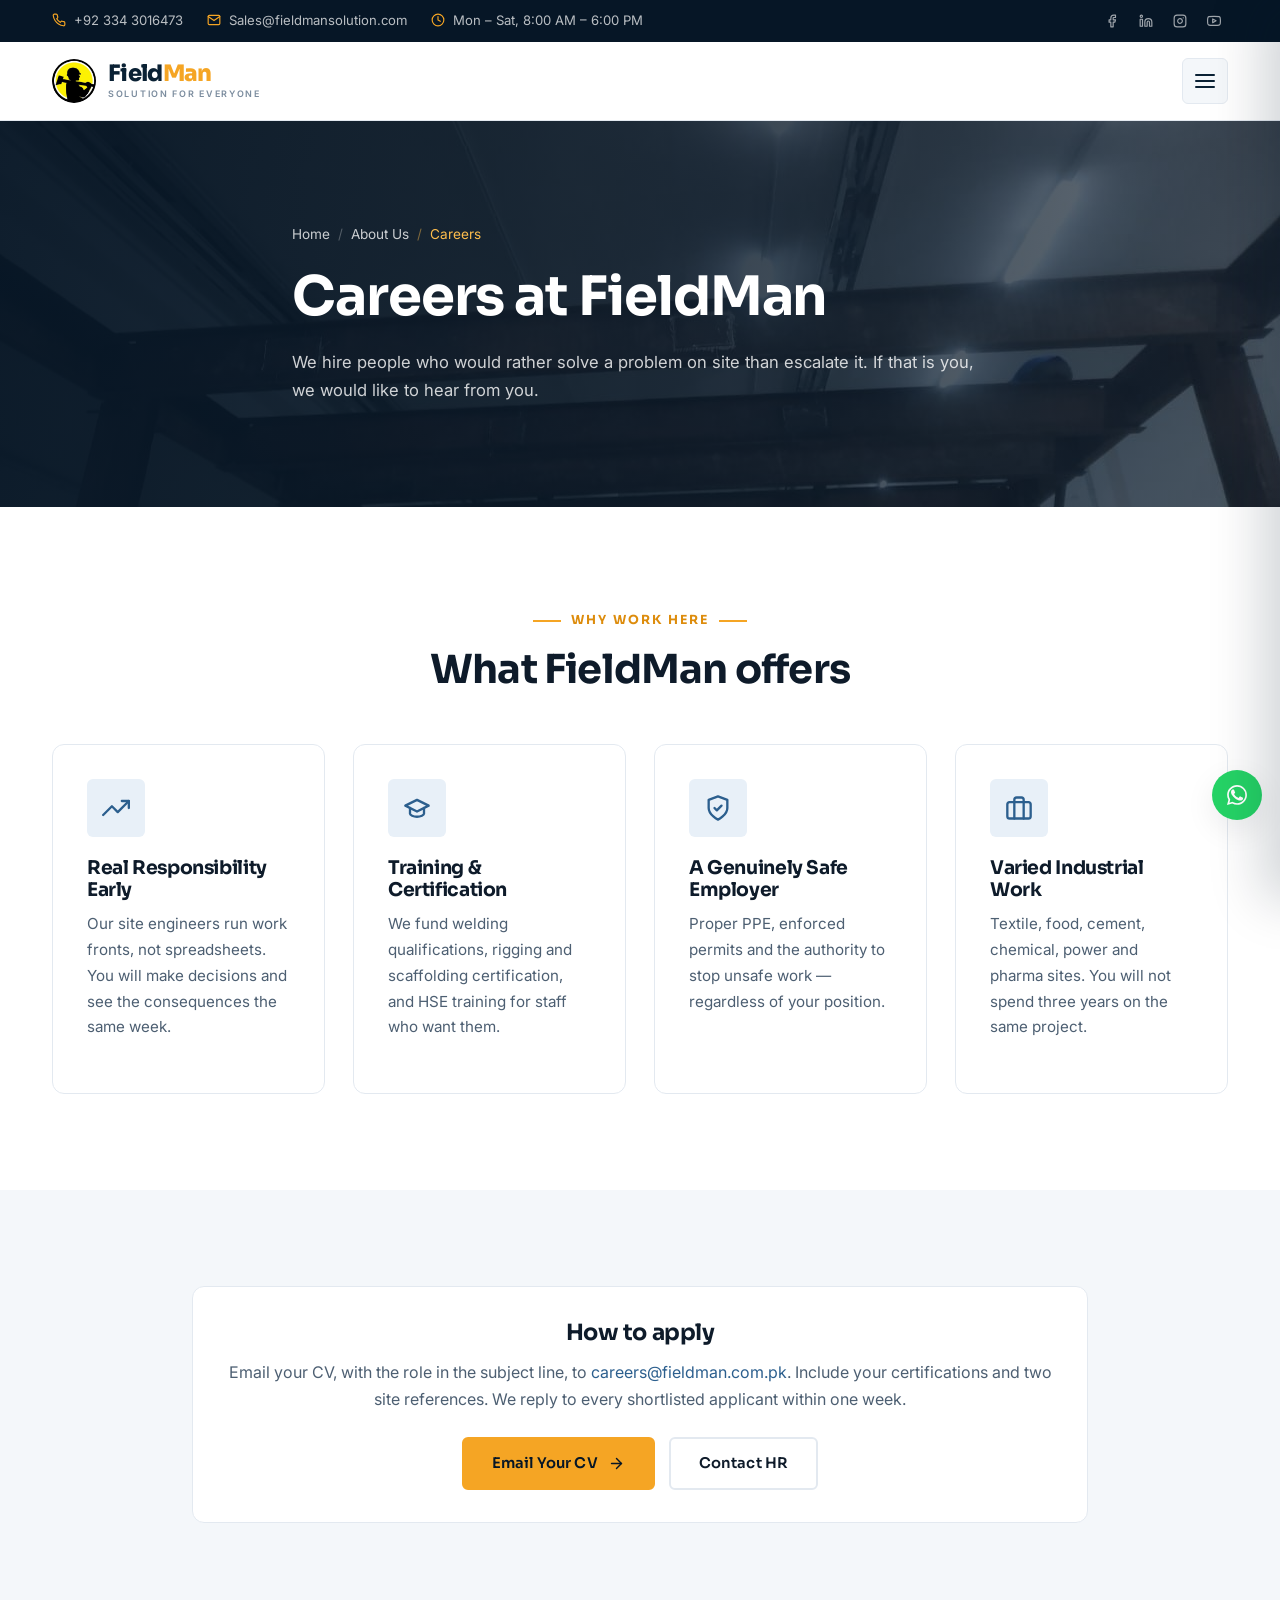
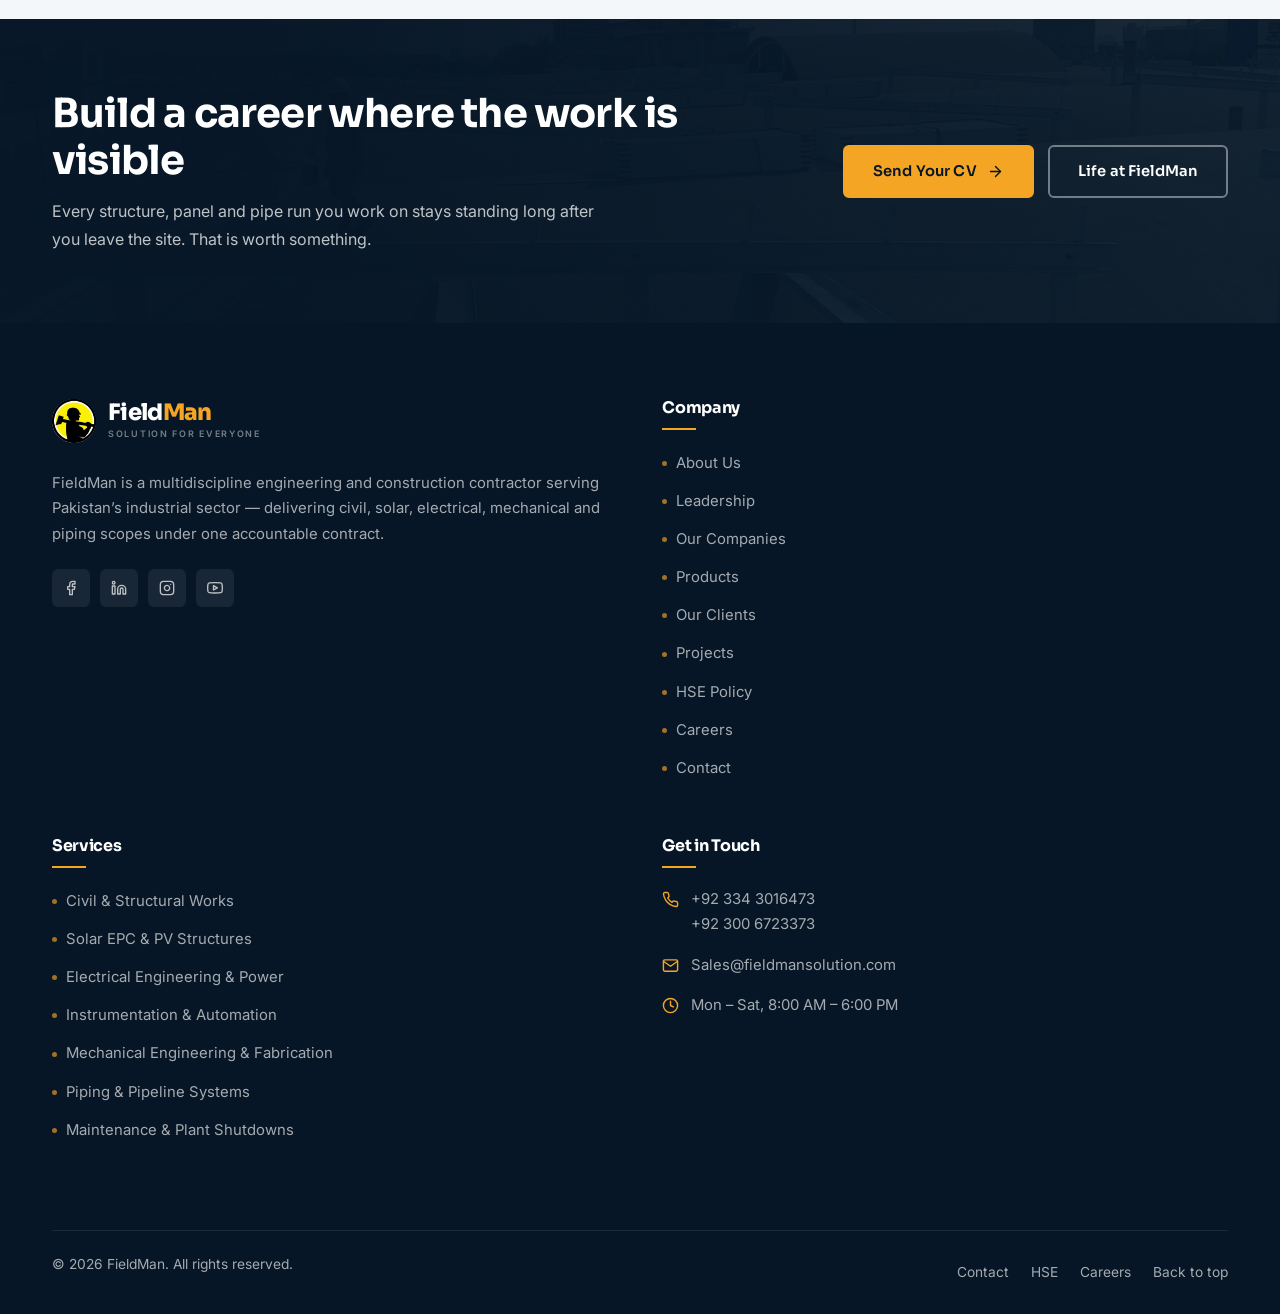
<file: careers.html>
<!DOCTYPE html>
<html lang="en">
<head>
<meta charset="utf-8">
<meta name="viewport" content="width=device-width, initial-scale=1, viewport-fit=cover">
<title>Careers at FieldMan — Site Engineers, Supervisors &amp; Certified Trades</title>
<meta name="description" content="Join FieldMan. We hire site engineers, supervisors, certified welders, electricians and riggers for industrial projects across Pakistan.">
<meta name="theme-color" content="#0a2134">
<meta property="og:type" content="website">
<meta property="og:site_name" content="FieldMan">
<meta property="og:title" content="Careers at FieldMan — Site Engineers, Supervisors &amp; Certified Trades">
<meta property="og:description" content="Join FieldMan. We hire site engineers, supervisors, certified welders, electricians and riggers for industrial projects across Pakistan.">
<meta property="og:image" content="assets/img/projects/solar-mounting-array.jpg">
<link rel="icon" href="assets/img/favicon.png" type="image/png">
<link rel="apple-touch-icon" href="assets/img/favicon-180.png">
<link rel="preconnect" href="https://fonts.googleapis.com">
<link rel="preconnect" href="https://fonts.gstatic.com" crossorigin>
<link href="https://fonts.googleapis.com/css2?family=Inter:wght@400;500;600;700&family=Sora:wght@600;700;800&display=swap" rel="stylesheet">
<link rel="stylesheet" href="assets/css/style.css">
<noscript><style>.reveal{opacity:1!important;transform:none!important}</style></noscript>
</head>
<body data-page="careers">
<a class="skip-link" href="#main">Skip to main content</a>
<div class="topbar">
  <div class="container topbar-inner">
    <ul class="topbar-list">
      <li><a class="topbar-item" href="tel:+923343016473"><svg xmlns="http://www.w3.org/2000/svg" viewBox="0 0 24 24" fill="none" stroke="currentColor" stroke-width="2" stroke-linecap="round" stroke-linejoin="round" aria-hidden="true"><path d="M22 16.92v3a2 2 0 0 1-2.18 2 19.79 19.79 0 0 1-8.63-3.07 19.5 19.5 0 0 1-6-6 19.79 19.79 0 0 1-3.07-8.67A2 2 0 0 1 4.11 2h3a2 2 0 0 1 2 1.72 12.84 12.84 0 0 0 .7 2.81 2 2 0 0 1-.45 2.11L8.09 9.91a16 16 0 0 0 6 6l1.27-1.27a2 2 0 0 1 2.11-.45 12.84 12.84 0 0 0 2.81.7A2 2 0 0 1 22 16.92z"/></svg> +92 334 3016473</a></li>
      <li><a class="topbar-item" href="mailto:Sales@fieldmansolution.com"><svg xmlns="http://www.w3.org/2000/svg" viewBox="0 0 24 24" fill="none" stroke="currentColor" stroke-width="2" stroke-linecap="round" stroke-linejoin="round" aria-hidden="true"><path d="M4 4h16c1.1 0 2 .9 2 2v12c0 1.1-.9 2-2 2H4c-1.1 0-2-.9-2-2V6c0-1.1.9-2 2-2z"/><polyline points="22,6 12,13 2,6"/></svg> Sales@fieldmansolution.com</a></li>
      <li><span class="topbar-item topbar-item--hours"><svg xmlns="http://www.w3.org/2000/svg" viewBox="0 0 24 24" fill="none" stroke="currentColor" stroke-width="2" stroke-linecap="round" stroke-linejoin="round" aria-hidden="true"><circle cx="12" cy="12" r="10"/><polyline points="12 6 12 12 16 14"/></svg> Mon – Sat, 8:00 AM – 6:00 PM</span></li>
    </ul>
    <div class="topbar-social">
      <a href="#" aria-label="FieldMan on Facebook"><svg xmlns="http://www.w3.org/2000/svg" viewBox="0 0 24 24" fill="none" stroke="currentColor" stroke-width="2" stroke-linecap="round" stroke-linejoin="round" aria-hidden="true"><path d="M18 2h-3a5 5 0 0 0-5 5v3H7v4h3v8h4v-8h3l1-4h-4V7a1 1 0 0 1 1-1h3z"/></svg></a>
      <a href="#" aria-label="FieldMan on LinkedIn"><svg xmlns="http://www.w3.org/2000/svg" viewBox="0 0 24 24" fill="none" stroke="currentColor" stroke-width="2" stroke-linecap="round" stroke-linejoin="round" aria-hidden="true"><path d="M16 8a6 6 0 0 1 6 6v7h-4v-7a2 2 0 0 0-2-2 2 2 0 0 0-2 2v7h-4v-7a6 6 0 0 1 6-6z"/><rect x="2" y="9" width="4" height="12"/><circle cx="4" cy="4" r="2"/></svg></a>
      <a href="#" aria-label="FieldMan on Instagram"><svg xmlns="http://www.w3.org/2000/svg" viewBox="0 0 24 24" fill="none" stroke="currentColor" stroke-width="2" stroke-linecap="round" stroke-linejoin="round" aria-hidden="true"><rect x="2" y="2" width="20" height="20" rx="5"/><path d="M16 11.37A4 4 0 1 1 12.63 8 4 4 0 0 1 16 11.37z"/><line x1="17.5" y1="6.5" x2="17.51" y2="6.5"/></svg></a>
      <a href="#" aria-label="FieldMan on YouTube"><svg xmlns="http://www.w3.org/2000/svg" viewBox="0 0 24 24" fill="none" stroke="currentColor" stroke-width="2" stroke-linecap="round" stroke-linejoin="round" aria-hidden="true"><path d="M22.54 6.42a2.78 2.78 0 0 0-1.94-2C18.88 4 12 4 12 4s-6.88 0-8.6.46a2.78 2.78 0 0 0-1.94 2A29 29 0 0 0 1 11.75a29 29 0 0 0 .46 5.33A2.78 2.78 0 0 0 3.4 19c1.72.46 8.6.46 8.6.46s6.88 0 8.6-.46a2.78 2.78 0 0 0 1.94-2 29 29 0 0 0 .46-5.25 29 29 0 0 0-.46-5.33z"/><polygon points="9.75 15.02 15.5 11.75 9.75 8.48 9.75 15.02"/></svg></a>
    </div>
  </div>
</div>

<header class="header">
  <div class="container header-inner">
    <a class="brand" href="index.html" aria-label="FieldMan — home">
  <img class="brand-mark" src="assets/img/main-logo.jpeg" width="44" height="44" alt="">
  <span class="brand-text">
    <span class="brand-name">Field<span>Man</span></span>
    <span class="brand-tag">Solution for Everyone</span>
  </span>
</a>
    <nav class="nav" aria-label="Main navigation">
      <ul class="nav-list"><li><a class="nav-link" href="index.html">Home</a></li><li class="has-dropdown"><a class="nav-link" href="about.html">About Us <svg class="caret" xmlns="http://www.w3.org/2000/svg" viewBox="0 0 24 24" fill="none" stroke="currentColor" stroke-width="2" stroke-linecap="round" stroke-linejoin="round" aria-hidden="true"><polyline points="6 9 12 15 18 9"/></svg></a><ul class="dropdown"><li><a href="about.html">Company Overview</a></li><li><a href="about.html#leadership">Leadership Team</a></li><li><a href="clients.html">Our Clients</a></li><li><a href="careers.html">Careers</a></li></ul></li><li class="has-dropdown"><a class="nav-link" href="companies.html">Companies <svg class="caret" xmlns="http://www.w3.org/2000/svg" viewBox="0 0 24 24" fill="none" stroke="currentColor" stroke-width="2" stroke-linecap="round" stroke-linejoin="round" aria-hidden="true"><polyline points="6 9 12 15 18 9"/></svg></a><ul class="dropdown"><li><a href="companies.html#fieldman-solution">Fieldman Solution</a></li><li><a href="companies.html#fieldman-tech">Fieldman Tech</a></li><li><a href="companies.html#agro-field">Agro Field</a></li></ul></li><li><a class="nav-link" href="services.html">Services</a></li><li><a class="nav-link" href="products.html">Products</a></li><li><a class="nav-link" href="projects.html">Projects</a></li><li><a class="nav-link" href="hse.html">HSE</a></li><li><a class="nav-link" href="contact.html">Contact</a></li></ul>
    </nav>
    <div class="header-cta">
      <a class="btn btn-primary btn-sm" href="contact.html#quote">Request a Quote</a>
      <button class="burger" type="button" aria-expanded="false" aria-controls="mobile-nav" aria-label="Open menu">
        <span></span>
      </button>
    </div>
  </div>
</header>

<div class="mobile-backdrop"></div>
<nav class="mobile-nav" id="mobile-nav" aria-label="Mobile navigation">
  <div class="mobile-nav-head">
    <a class="brand" href="index.html" aria-label="FieldMan — home">
  <img class="brand-mark" src="assets/img/main-logo.jpeg" width="44" height="44" alt="">
  <span class="brand-text">
    <span class="brand-name">Field<span>Man</span></span>
    <span class="brand-tag">Solution for Everyone</span>
  </span>
</a>
    <button class="mobile-close" type="button" aria-label="Close menu"><svg xmlns="http://www.w3.org/2000/svg" viewBox="0 0 24 24" fill="none" stroke="currentColor" stroke-width="2" stroke-linecap="round" stroke-linejoin="round" aria-hidden="true"><line x1="18" y1="6" x2="6" y2="18"/><line x1="6" y1="6" x2="18" y2="18"/></svg></button>
  </div>
  <ul class="mobile-list"><li><a href="index.html">Home</a></li><li><button class="mobile-sub-toggle" aria-expanded="false" aria-controls="msub-about">About Us <svg xmlns="http://www.w3.org/2000/svg" viewBox="0 0 24 24" fill="none" stroke="currentColor" stroke-width="2" stroke-linecap="round" stroke-linejoin="round" aria-hidden="true"><polyline points="6 9 12 15 18 9"/></svg></button><ul class="mobile-sub" id="msub-about"><li><a href="about.html">Overview</a></li><li><a href="about.html">Company Overview</a></li><li><a href="about.html#leadership">Leadership Team</a></li><li><a href="clients.html">Our Clients</a></li><li><a href="careers.html">Careers</a></li></ul></li><li><button class="mobile-sub-toggle" aria-expanded="false" aria-controls="msub-companies">Companies <svg xmlns="http://www.w3.org/2000/svg" viewBox="0 0 24 24" fill="none" stroke="currentColor" stroke-width="2" stroke-linecap="round" stroke-linejoin="round" aria-hidden="true"><polyline points="6 9 12 15 18 9"/></svg></button><ul class="mobile-sub" id="msub-companies"><li><a href="companies.html#fieldman-solution">Fieldman Solution</a></li><li><a href="companies.html#fieldman-tech">Fieldman Tech</a></li><li><a href="companies.html#agro-field">Agro Field</a></li></ul></li><li><a href="services.html">Services</a></li><li><a href="products.html">Products</a></li><li><a href="projects.html">Projects</a></li><li><a href="hse.html">HSE</a></li><li><a href="contact.html">Contact</a></li></ul>
  <a class="btn btn-primary btn-block" href="contact.html#quote">Request a Quote</a>
  <div class="mobile-contact">
    <a class="topbar-item" href="tel:+923343016473"><svg xmlns="http://www.w3.org/2000/svg" viewBox="0 0 24 24" fill="none" stroke="currentColor" stroke-width="2" stroke-linecap="round" stroke-linejoin="round" aria-hidden="true"><path d="M22 16.92v3a2 2 0 0 1-2.18 2 19.79 19.79 0 0 1-8.63-3.07 19.5 19.5 0 0 1-6-6 19.79 19.79 0 0 1-3.07-8.67A2 2 0 0 1 4.11 2h3a2 2 0 0 1 2 1.72 12.84 12.84 0 0 0 .7 2.81 2 2 0 0 1-.45 2.11L8.09 9.91a16 16 0 0 0 6 6l1.27-1.27a2 2 0 0 1 2.11-.45 12.84 12.84 0 0 0 2.81.7A2 2 0 0 1 22 16.92z"/></svg> +92 334 3016473</a>
    <a class="topbar-item" href="mailto:Sales@fieldmansolution.com"><svg xmlns="http://www.w3.org/2000/svg" viewBox="0 0 24 24" fill="none" stroke="currentColor" stroke-width="2" stroke-linecap="round" stroke-linejoin="round" aria-hidden="true"><path d="M4 4h16c1.1 0 2 .9 2 2v12c0 1.1-.9 2-2 2H4c-1.1 0-2-.9-2-2V6c0-1.1.9-2 2-2z"/><polyline points="22,6 12,13 2,6"/></svg> Sales@fieldmansolution.com</a>
    <span class="topbar-item"><svg xmlns="http://www.w3.org/2000/svg" viewBox="0 0 24 24" fill="none" stroke="currentColor" stroke-width="2" stroke-linecap="round" stroke-linejoin="round" aria-hidden="true"><path d="M21 10c0 7-9 13-9 13s-9-6-9-13a9 9 0 0 1 18 0z"/><circle cx="12" cy="10" r="3"/></svg> P-130 Gulshan-e-Roomi, Gulistan-e-Jauhar Block 8, Karachi</span>
  </div>
</nav>

<main id="main">
<section class="page-hero">
  <div class="page-hero-media"><img src="assets/img/projects/steel-mezzanine-frame.jpg" alt="" fetchpriority="high" decoding="async"></div>
  <div class="container page-hero-inner">
    <ul class="breadcrumb"><li><a href="index.html">Home</a></li><li><a href="about.html">About Us</a></li><li aria-current="page">Careers</li></ul>
    <h1>Careers at FieldMan</h1>
    <p>We hire people who would rather solve a problem on site than escalate it. If that is you, we would like to hear from you.</p>
  </div>
</section>
<section class="section">
  <div class="container">
    <div class="section-head section-head--center reveal">
      <span class="eyebrow">Why Work Here</span>
      <h2 class="section-title">What FieldMan offers</h2>
    </div>
    <div class="grid grid-4"><article class="service-card reveal" data-delay="0">
  <div class="service-icon"><svg xmlns="http://www.w3.org/2000/svg" viewBox="0 0 24 24" fill="none" stroke="currentColor" stroke-width="2" stroke-linecap="round" stroke-linejoin="round" aria-hidden="true"><polyline points="23 6 13.5 15.5 8.5 10.5 1 18"/><polyline points="17 6 23 6 23 12"/></svg></div><h3>Real Responsibility Early</h3><p>Our site engineers run work fronts, not spreadsheets. You will make decisions and see the consequences the same week.</p>
</article><article class="service-card reveal" data-delay="70">
  <div class="service-icon"><svg xmlns="http://www.w3.org/2000/svg" viewBox="0 0 24 24" fill="none" stroke="currentColor" stroke-width="2" stroke-linecap="round" stroke-linejoin="round" aria-hidden="true"><path d="M22 10L12 5 2 10l10 5 10-5z"/><path d="M6 12v5c0 1 2.7 2.5 6 2.5s6-1.5 6-2.5v-5"/></svg></div><h3>Training &amp; Certification</h3><p>We fund welding qualifications, rigging and scaffolding certification, and HSE training for staff who want them.</p>
</article><article class="service-card reveal" data-delay="140">
  <div class="service-icon"><svg xmlns="http://www.w3.org/2000/svg" viewBox="0 0 24 24" fill="none" stroke="currentColor" stroke-width="2" stroke-linecap="round" stroke-linejoin="round" aria-hidden="true"><path d="M12 22s8-4 8-10V5l-8-3-8 3v7c0 6 8 10 8 10z"/><polyline points="9 12 11 14 15 10"/></svg></div><h3>A Genuinely Safe Employer</h3><p>Proper PPE, enforced permits and the authority to stop unsafe work — regardless of your position.</p>
</article><article class="service-card reveal" data-delay="210">
  <div class="service-icon"><svg xmlns="http://www.w3.org/2000/svg" viewBox="0 0 24 24" fill="none" stroke="currentColor" stroke-width="2" stroke-linecap="round" stroke-linejoin="round" aria-hidden="true"><rect x="2" y="7" width="20" height="14" rx="2"/><path d="M16 21V5a2 2 0 0 0-2-2h-4a2 2 0 0 0-2 2v16"/></svg></div><h3>Varied Industrial Work</h3><p>Textile, food, cement, chemical, power and pharma sites. You will not spend three years on the same project.</p>
</article></div>
  </div>
</section>
<section class="section section--surface">
  <div class="container" style="max-width:960px">
    <div class="card reveal text-center">
      <h3>How to apply</h3>
      <p>Email your CV, with the role in the subject line, to
      <a href="mailto:careers@fieldman.com.pk">careers@fieldman.com.pk</a>. Include your certifications and two site references.
      We reply to every shortlisted applicant within one week.</p>
      <div class="btn-group mt-3" style="justify-content:center">
        <a class="btn btn-primary" href="mailto:careers@fieldman.com.pk">Email Your CV <svg xmlns="http://www.w3.org/2000/svg" viewBox="0 0 24 24" fill="none" stroke="currentColor" stroke-width="2" stroke-linecap="round" stroke-linejoin="round" aria-hidden="true"><line x1="5" y1="12" x2="19" y2="12"/><polyline points="12 5 19 12 12 19"/></svg></a>
        <a class="btn btn-outline" href="contact.html">Contact HR</a>
      </div>
    </div>
  </div>
</section>
<section class="cta-band">
  <div class="cta-band-media"><img src="assets/img/projects/solar-module-handling.jpg" alt="" loading="lazy" decoding="async"></div>
  <div class="container cta-band-inner">
    <div class="reveal">
      <h2>Build a career where the work is visible</h2>
      <p>Every structure, panel and pipe run you work on stays standing long after you leave the site. That is worth something.</p>
    </div>
    <div class="btn-group reveal" data-delay="120">
      <a class="btn btn-primary" href="mailto:careers@fieldman.com.pk">Send Your CV <svg xmlns="http://www.w3.org/2000/svg" viewBox="0 0 24 24" fill="none" stroke="currentColor" stroke-width="2" stroke-linecap="round" stroke-linejoin="round" aria-hidden="true"><line x1="5" y1="12" x2="19" y2="12"/><polyline points="12 5 19 12 12 19"/></svg></a>
      <a class="btn btn-light" href="about.html">Life at FieldMan</a>
    </div>
  </div>
</section>
</main>

<footer class="footer">
  <div class="container">
    <div class="footer-grid">
      <div>
        <a class="brand" href="index.html" aria-label="FieldMan — home">
  <img class="brand-mark" src="assets/img/main-logo.jpeg" width="44" height="44" alt="">
  <span class="brand-text">
    <span class="brand-name">Field<span>Man</span></span>
    <span class="brand-tag">Solution for Everyone</span>
  </span>
</a>
        <p class="footer-about">FieldMan is a multidiscipline engineering and construction contractor
        serving Pakistan&rsquo;s industrial sector — delivering civil, solar, electrical, mechanical
        and piping scopes under one accountable contract.</p>
        <div class="footer-social">
          <a href="#" aria-label="FieldMan on Facebook"><svg xmlns="http://www.w3.org/2000/svg" viewBox="0 0 24 24" fill="none" stroke="currentColor" stroke-width="2" stroke-linecap="round" stroke-linejoin="round" aria-hidden="true"><path d="M18 2h-3a5 5 0 0 0-5 5v3H7v4h3v8h4v-8h3l1-4h-4V7a1 1 0 0 1 1-1h3z"/></svg></a>
          <a href="#" aria-label="FieldMan on LinkedIn"><svg xmlns="http://www.w3.org/2000/svg" viewBox="0 0 24 24" fill="none" stroke="currentColor" stroke-width="2" stroke-linecap="round" stroke-linejoin="round" aria-hidden="true"><path d="M16 8a6 6 0 0 1 6 6v7h-4v-7a2 2 0 0 0-2-2 2 2 0 0 0-2 2v7h-4v-7a6 6 0 0 1 6-6z"/><rect x="2" y="9" width="4" height="12"/><circle cx="4" cy="4" r="2"/></svg></a>
          <a href="#" aria-label="FieldMan on Instagram"><svg xmlns="http://www.w3.org/2000/svg" viewBox="0 0 24 24" fill="none" stroke="currentColor" stroke-width="2" stroke-linecap="round" stroke-linejoin="round" aria-hidden="true"><rect x="2" y="2" width="20" height="20" rx="5"/><path d="M16 11.37A4 4 0 1 1 12.63 8 4 4 0 0 1 16 11.37z"/><line x1="17.5" y1="6.5" x2="17.51" y2="6.5"/></svg></a>
          <a href="#" aria-label="FieldMan on YouTube"><svg xmlns="http://www.w3.org/2000/svg" viewBox="0 0 24 24" fill="none" stroke="currentColor" stroke-width="2" stroke-linecap="round" stroke-linejoin="round" aria-hidden="true"><path d="M22.54 6.42a2.78 2.78 0 0 0-1.94-2C18.88 4 12 4 12 4s-6.88 0-8.6.46a2.78 2.78 0 0 0-1.94 2A29 29 0 0 0 1 11.75a29 29 0 0 0 .46 5.33A2.78 2.78 0 0 0 3.4 19c1.72.46 8.6.46 8.6.46s6.88 0 8.6-.46a2.78 2.78 0 0 0 1.94-2 29 29 0 0 0 .46-5.25 29 29 0 0 0-.46-5.33z"/><polygon points="9.75 15.02 15.5 11.75 9.75 8.48 9.75 15.02"/></svg></a>
        </div>
      </div>

      <div>
        <h4>Company</h4>
        <ul class="footer-links">
          <li><a href="about.html">About Us</a></li>
          <li><a href="about.html#leadership">Leadership</a></li>
          <li><a href="companies.html">Our Companies</a></li>
          <li><a href="products.html">Products</a></li>
          <li><a href="clients.html">Our Clients</a></li>
          <li><a href="projects.html">Projects</a></li>
          <li><a href="hse.html">HSE Policy</a></li>
          <li><a href="careers.html">Careers</a></li>
          <li><a href="contact.html">Contact</a></li>
        </ul>
      </div>

      <div>
        <h4>Services</h4>
        <ul class="footer-links"><li><a href="services.html#civil">Civil &amp; Structural Works</a></li><li><a href="services.html#solar">Solar EPC &amp; PV Structures</a></li><li><a href="services.html#electrical">Electrical Engineering &amp; Power</a></li><li><a href="services.html#instrumentation">Instrumentation &amp; Automation</a></li><li><a href="services.html#mechanical">Mechanical Engineering &amp; Fabrication</a></li><li><a href="services.html#piping">Piping &amp; Pipeline Systems</a></li><li><a href="services.html#maintenance">Maintenance &amp; Plant Shutdowns</a></li></ul>
      </div>

      <div>
        <h4>Get in Touch</h4>
        <ul class="footer-contact">
                    <li><svg xmlns="http://www.w3.org/2000/svg" viewBox="0 0 24 24" fill="none" stroke="currentColor" stroke-width="2" stroke-linecap="round" stroke-linejoin="round" aria-hidden="true"><path d="M22 16.92v3a2 2 0 0 1-2.18 2 19.79 19.79 0 0 1-8.63-3.07 19.5 19.5 0 0 1-6-6 19.79 19.79 0 0 1-3.07-8.67A2 2 0 0 1 4.11 2h3a2 2 0 0 1 2 1.72 12.84 12.84 0 0 0 .7 2.81 2 2 0 0 1-.45 2.11L8.09 9.91a16 16 0 0 0 6 6l1.27-1.27a2 2 0 0 1 2.11-.45 12.84 12.84 0 0 0 2.81.7A2 2 0 0 1 22 16.92z"/></svg> <span><a href="tel:+923343016473">+92 334 3016473</a><br><a href="tel:+923006723373">+92 300 6723373</a></span></li>
          <li><svg xmlns="http://www.w3.org/2000/svg" viewBox="0 0 24 24" fill="none" stroke="currentColor" stroke-width="2" stroke-linecap="round" stroke-linejoin="round" aria-hidden="true"><path d="M4 4h16c1.1 0 2 .9 2 2v12c0 1.1-.9 2-2 2H4c-1.1 0-2-.9-2-2V6c0-1.1.9-2 2-2z"/><polyline points="22,6 12,13 2,6"/></svg> <span><a href="mailto:Sales@fieldmansolution.com">Sales@fieldmansolution.com</a></span></li>
          <li><svg xmlns="http://www.w3.org/2000/svg" viewBox="0 0 24 24" fill="none" stroke="currentColor" stroke-width="2" stroke-linecap="round" stroke-linejoin="round" aria-hidden="true"><circle cx="12" cy="12" r="10"/><polyline points="12 6 12 12 16 14"/></svg> <span>Mon – Sat, 8:00 AM – 6:00 PM</span></li>
        </ul>
      </div>
    </div>

    <div class="footer-bottom">
      <p>&copy; <span data-year>2026</span> FieldMan. All rights reserved.</p>
      <div class="footer-bottom-links">
        <a href="contact.html">Contact</a>
        <a href="hse.html">HSE</a>
        <a href="careers.html">Careers</a>
        <a href="#main">Back to top</a>
      </div>
    </div>
  </div>
</footer>

<div class="fab-stack">
  <a class="fab fab-whatsapp" href="https://wa.me/923343016473" target="_blank" rel="noopener"
     aria-label="Chat with FieldMan on WhatsApp"><svg xmlns="http://www.w3.org/2000/svg" viewBox="0 0 24 24" fill="currentColor" aria-hidden="true"><path d="M17.47 14.38c-.3-.15-1.75-.86-2.02-.96-.27-.1-.47-.15-.67.15-.2.3-.77.96-.94 1.16-.17.2-.35.22-.64.07-.3-.15-1.25-.46-2.39-1.47-.88-.79-1.48-1.76-1.65-2.06-.17-.3-.02-.46.13-.61.13-.13.3-.35.45-.52.15-.17.2-.3.3-.5.1-.2.05-.37-.02-.52-.08-.15-.67-1.6-.92-2.2-.24-.58-.49-.5-.67-.51h-.57c-.2 0-.52.07-.79.37-.27.3-1.04 1.01-1.04 2.47s1.06 2.86 1.21 3.06c.15.2 2.1 3.2 5.08 4.49.71.3 1.26.49 1.69.63.71.23 1.36.19 1.87.12.57-.09 1.75-.72 2-1.41.25-.69.25-1.28.17-1.41-.07-.13-.27-.2-.57-.35zM12.04 2C6.58 2 2.13 6.45 2.13 11.91c0 1.75.46 3.45 1.32 4.95L2 22l5.25-1.38a9.87 9.87 0 0 0 4.79 1.22h.01c5.46 0 9.91-4.45 9.91-9.91C21.96 6.45 17.5 2 12.04 2zm0 18.15h-.01a8.2 8.2 0 0 1-4.19-1.15l-.3-.18-3.12.82.83-3.04-.2-.31a8.2 8.2 0 0 1-1.26-4.38c0-4.54 3.7-8.23 8.25-8.23 2.2 0 4.27.86 5.83 2.42a8.19 8.19 0 0 1 2.41 5.83c0 4.54-3.7 8.23-8.24 8.23z"/></svg></a>
  <button class="fab fab-top" type="button" aria-label="Back to top"><svg xmlns="http://www.w3.org/2000/svg" viewBox="0 0 24 24" fill="none" stroke="currentColor" stroke-width="2" stroke-linecap="round" stroke-linejoin="round" aria-hidden="true"><line x1="12" y1="19" x2="12" y2="5"/><polyline points="5 12 12 5 19 12"/></svg></button>
</div>

<script src="assets/js/main.js" defer></script>
</body>
</html>
</file>
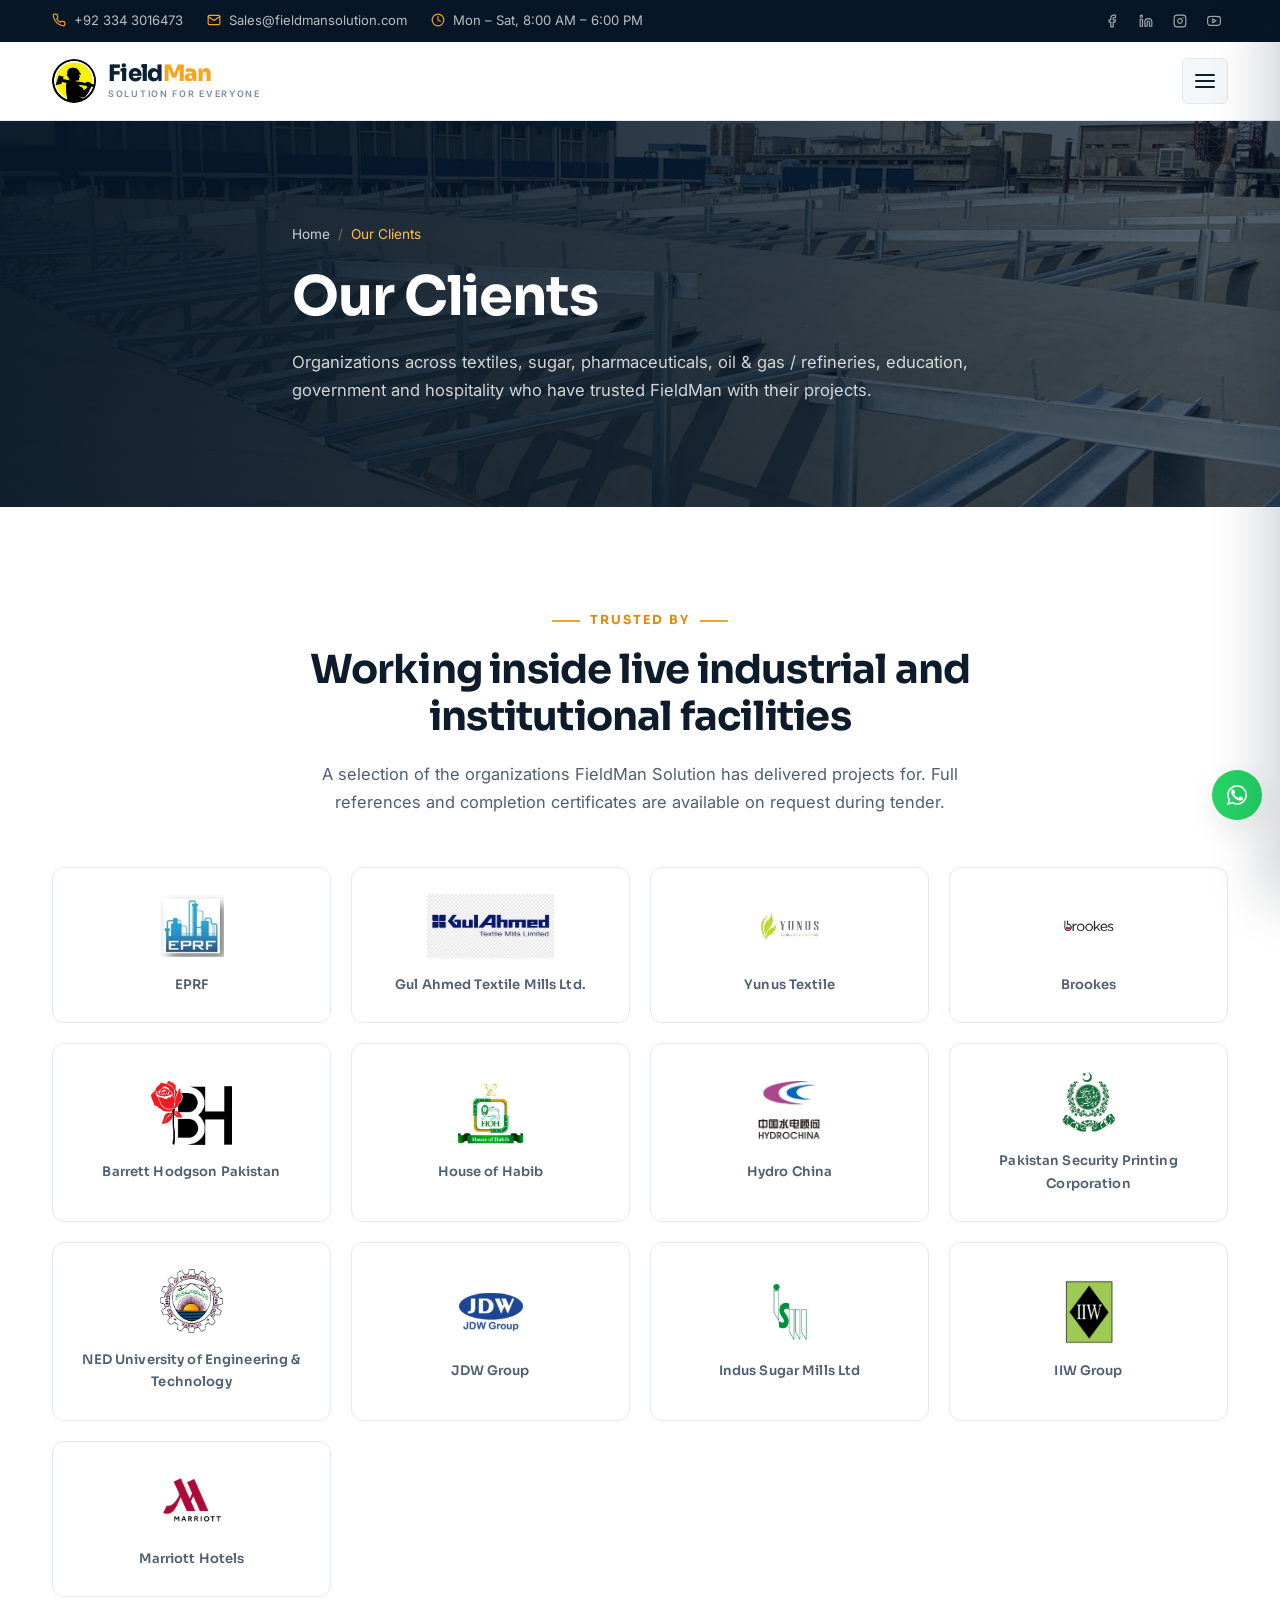
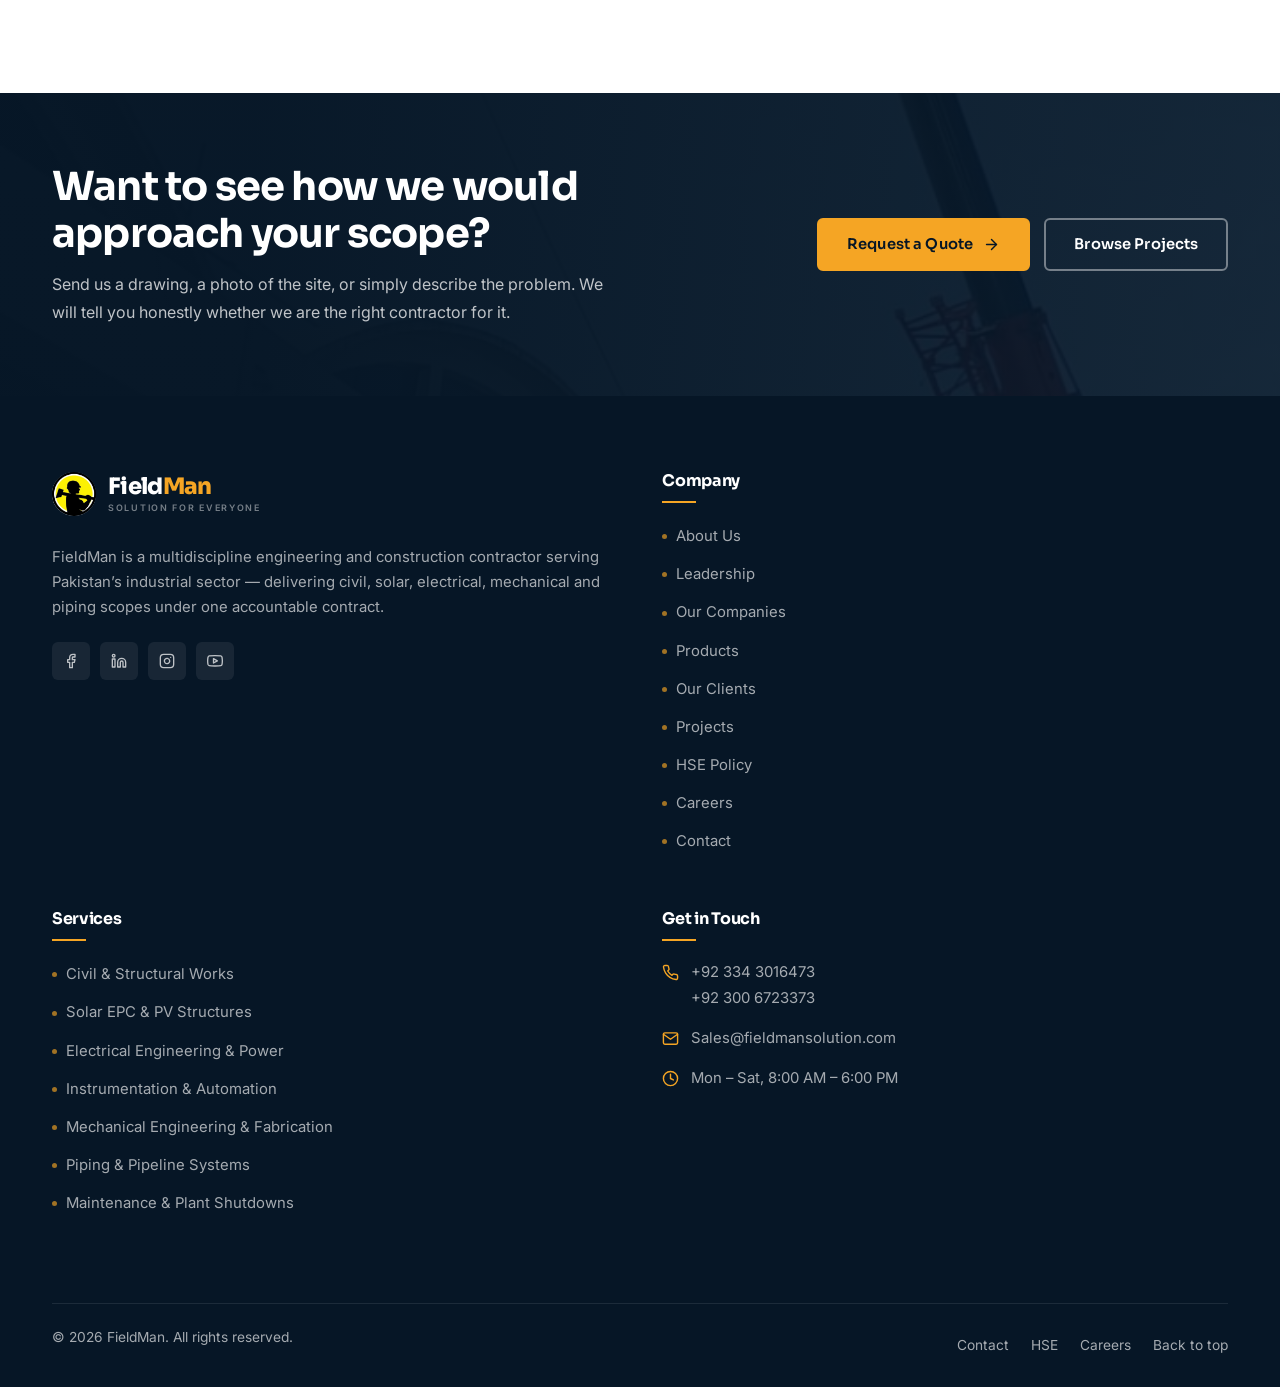
<file: clients.html>
<!DOCTYPE html>
<html lang="en">
<head>
<meta charset="utf-8">
<meta name="viewport" content="width=device-width, initial-scale=1, viewport-fit=cover">
<title>Our Clients — FieldMan</title>
<meta name="description" content="Organizations FieldMan Solution has worked with across textiles, sugar, pharmaceuticals, education, government and hospitality sectors in Pakistan.">
<meta name="theme-color" content="#0a2134">
<meta property="og:type" content="website">
<meta property="og:site_name" content="FieldMan">
<meta property="og:title" content="Our Clients — FieldMan">
<meta property="og:description" content="Organizations FieldMan Solution has worked with across textiles, sugar, pharmaceuticals, education, government and hospitality sectors in Pakistan.">
<meta property="og:image" content="assets/img/hero/hero-solar.jpg">
<link rel="icon" href="assets/img/favicon.png" type="image/png">
<link rel="apple-touch-icon" href="assets/img/favicon-180.png">
<link rel="preconnect" href="https://fonts.googleapis.com">
<link rel="preconnect" href="https://fonts.gstatic.com" crossorigin>
<link href="https://fonts.googleapis.com/css2?family=Inter:wght@400;500;600;700&family=Sora:wght@600;700;800&display=swap" rel="stylesheet">
<link rel="stylesheet" href="assets/css/style.css">
<noscript><style>.reveal{opacity:1!important;transform:none!important}</style></noscript>
</head>
<body data-page="clients">
<a class="skip-link" href="#main">Skip to main content</a>
<div class="topbar">
  <div class="container topbar-inner">
    <ul class="topbar-list">
      <li><a class="topbar-item" href="tel:+923343016473"><svg xmlns="http://www.w3.org/2000/svg" viewBox="0 0 24 24" fill="none" stroke="currentColor" stroke-width="2" stroke-linecap="round" stroke-linejoin="round" aria-hidden="true"><path d="M22 16.92v3a2 2 0 0 1-2.18 2 19.79 19.79 0 0 1-8.63-3.07 19.5 19.5 0 0 1-6-6 19.79 19.79 0 0 1-3.07-8.67A2 2 0 0 1 4.11 2h3a2 2 0 0 1 2 1.72 12.84 12.84 0 0 0 .7 2.81 2 2 0 0 1-.45 2.11L8.09 9.91a16 16 0 0 0 6 6l1.27-1.27a2 2 0 0 1 2.11-.45 12.84 12.84 0 0 0 2.81.7A2 2 0 0 1 22 16.92z"/></svg> +92 334 3016473</a></li>
      <li><a class="topbar-item" href="mailto:Sales@fieldmansolution.com"><svg xmlns="http://www.w3.org/2000/svg" viewBox="0 0 24 24" fill="none" stroke="currentColor" stroke-width="2" stroke-linecap="round" stroke-linejoin="round" aria-hidden="true"><path d="M4 4h16c1.1 0 2 .9 2 2v12c0 1.1-.9 2-2 2H4c-1.1 0-2-.9-2-2V6c0-1.1.9-2 2-2z"/><polyline points="22,6 12,13 2,6"/></svg> Sales@fieldmansolution.com</a></li>
      <li><span class="topbar-item topbar-item--hours"><svg xmlns="http://www.w3.org/2000/svg" viewBox="0 0 24 24" fill="none" stroke="currentColor" stroke-width="2" stroke-linecap="round" stroke-linejoin="round" aria-hidden="true"><circle cx="12" cy="12" r="10"/><polyline points="12 6 12 12 16 14"/></svg> Mon – Sat, 8:00 AM – 6:00 PM</span></li>
    </ul>
    <div class="topbar-social">
      <a href="#" aria-label="FieldMan on Facebook"><svg xmlns="http://www.w3.org/2000/svg" viewBox="0 0 24 24" fill="none" stroke="currentColor" stroke-width="2" stroke-linecap="round" stroke-linejoin="round" aria-hidden="true"><path d="M18 2h-3a5 5 0 0 0-5 5v3H7v4h3v8h4v-8h3l1-4h-4V7a1 1 0 0 1 1-1h3z"/></svg></a>
      <a href="#" aria-label="FieldMan on LinkedIn"><svg xmlns="http://www.w3.org/2000/svg" viewBox="0 0 24 24" fill="none" stroke="currentColor" stroke-width="2" stroke-linecap="round" stroke-linejoin="round" aria-hidden="true"><path d="M16 8a6 6 0 0 1 6 6v7h-4v-7a2 2 0 0 0-2-2 2 2 0 0 0-2 2v7h-4v-7a6 6 0 0 1 6-6z"/><rect x="2" y="9" width="4" height="12"/><circle cx="4" cy="4" r="2"/></svg></a>
      <a href="#" aria-label="FieldMan on Instagram"><svg xmlns="http://www.w3.org/2000/svg" viewBox="0 0 24 24" fill="none" stroke="currentColor" stroke-width="2" stroke-linecap="round" stroke-linejoin="round" aria-hidden="true"><rect x="2" y="2" width="20" height="20" rx="5"/><path d="M16 11.37A4 4 0 1 1 12.63 8 4 4 0 0 1 16 11.37z"/><line x1="17.5" y1="6.5" x2="17.51" y2="6.5"/></svg></a>
      <a href="#" aria-label="FieldMan on YouTube"><svg xmlns="http://www.w3.org/2000/svg" viewBox="0 0 24 24" fill="none" stroke="currentColor" stroke-width="2" stroke-linecap="round" stroke-linejoin="round" aria-hidden="true"><path d="M22.54 6.42a2.78 2.78 0 0 0-1.94-2C18.88 4 12 4 12 4s-6.88 0-8.6.46a2.78 2.78 0 0 0-1.94 2A29 29 0 0 0 1 11.75a29 29 0 0 0 .46 5.33A2.78 2.78 0 0 0 3.4 19c1.72.46 8.6.46 8.6.46s6.88 0 8.6-.46a2.78 2.78 0 0 0 1.94-2 29 29 0 0 0 .46-5.25 29 29 0 0 0-.46-5.33z"/><polygon points="9.75 15.02 15.5 11.75 9.75 8.48 9.75 15.02"/></svg></a>
    </div>
  </div>
</div>

<header class="header">
  <div class="container header-inner">
    <a class="brand" href="index.html" aria-label="FieldMan — home">
  <img class="brand-mark" src="assets/img/main-logo.jpeg" width="44" height="44" alt="">
  <span class="brand-text">
    <span class="brand-name">Field<span>Man</span></span>
    <span class="brand-tag">Solution for Everyone</span>
  </span>
</a>
    <nav class="nav" aria-label="Main navigation">
      <ul class="nav-list"><li><a class="nav-link" href="index.html">Home</a></li><li class="has-dropdown"><a class="nav-link" href="about.html">About Us <svg class="caret" xmlns="http://www.w3.org/2000/svg" viewBox="0 0 24 24" fill="none" stroke="currentColor" stroke-width="2" stroke-linecap="round" stroke-linejoin="round" aria-hidden="true"><polyline points="6 9 12 15 18 9"/></svg></a><ul class="dropdown"><li><a href="about.html">Company Overview</a></li><li><a href="about.html#leadership">Leadership Team</a></li><li><a href="clients.html">Our Clients</a></li><li><a href="careers.html">Careers</a></li></ul></li><li class="has-dropdown"><a class="nav-link" href="companies.html">Companies <svg class="caret" xmlns="http://www.w3.org/2000/svg" viewBox="0 0 24 24" fill="none" stroke="currentColor" stroke-width="2" stroke-linecap="round" stroke-linejoin="round" aria-hidden="true"><polyline points="6 9 12 15 18 9"/></svg></a><ul class="dropdown"><li><a href="companies.html#fieldman-solution">Fieldman Solution</a></li><li><a href="companies.html#fieldman-tech">Fieldman Tech</a></li><li><a href="companies.html#agro-field">Agro Field</a></li></ul></li><li><a class="nav-link" href="services.html">Services</a></li><li><a class="nav-link" href="products.html">Products</a></li><li><a class="nav-link" href="projects.html">Projects</a></li><li><a class="nav-link" href="hse.html">HSE</a></li><li><a class="nav-link" href="contact.html">Contact</a></li></ul>
    </nav>
    <div class="header-cta">
      <a class="btn btn-primary btn-sm" href="contact.html#quote">Request a Quote</a>
      <button class="burger" type="button" aria-expanded="false" aria-controls="mobile-nav" aria-label="Open menu">
        <span></span>
      </button>
    </div>
  </div>
</header>

<div class="mobile-backdrop"></div>
<nav class="mobile-nav" id="mobile-nav" aria-label="Mobile navigation">
  <div class="mobile-nav-head">
    <a class="brand" href="index.html" aria-label="FieldMan — home">
  <img class="brand-mark" src="assets/img/main-logo.jpeg" width="44" height="44" alt="">
  <span class="brand-text">
    <span class="brand-name">Field<span>Man</span></span>
    <span class="brand-tag">Solution for Everyone</span>
  </span>
</a>
    <button class="mobile-close" type="button" aria-label="Close menu"><svg xmlns="http://www.w3.org/2000/svg" viewBox="0 0 24 24" fill="none" stroke="currentColor" stroke-width="2" stroke-linecap="round" stroke-linejoin="round" aria-hidden="true"><line x1="18" y1="6" x2="6" y2="18"/><line x1="6" y1="6" x2="18" y2="18"/></svg></button>
  </div>
  <ul class="mobile-list"><li><a href="index.html">Home</a></li><li><button class="mobile-sub-toggle" aria-expanded="false" aria-controls="msub-about">About Us <svg xmlns="http://www.w3.org/2000/svg" viewBox="0 0 24 24" fill="none" stroke="currentColor" stroke-width="2" stroke-linecap="round" stroke-linejoin="round" aria-hidden="true"><polyline points="6 9 12 15 18 9"/></svg></button><ul class="mobile-sub" id="msub-about"><li><a href="about.html">Overview</a></li><li><a href="about.html">Company Overview</a></li><li><a href="about.html#leadership">Leadership Team</a></li><li><a href="clients.html">Our Clients</a></li><li><a href="careers.html">Careers</a></li></ul></li><li><button class="mobile-sub-toggle" aria-expanded="false" aria-controls="msub-companies">Companies <svg xmlns="http://www.w3.org/2000/svg" viewBox="0 0 24 24" fill="none" stroke="currentColor" stroke-width="2" stroke-linecap="round" stroke-linejoin="round" aria-hidden="true"><polyline points="6 9 12 15 18 9"/></svg></button><ul class="mobile-sub" id="msub-companies"><li><a href="companies.html#fieldman-solution">Fieldman Solution</a></li><li><a href="companies.html#fieldman-tech">Fieldman Tech</a></li><li><a href="companies.html#agro-field">Agro Field</a></li></ul></li><li><a href="services.html">Services</a></li><li><a href="products.html">Products</a></li><li><a href="projects.html">Projects</a></li><li><a href="hse.html">HSE</a></li><li><a href="contact.html">Contact</a></li></ul>
  <a class="btn btn-primary btn-block" href="contact.html#quote">Request a Quote</a>
  <div class="mobile-contact">
    <a class="topbar-item" href="tel:+923343016473"><svg xmlns="http://www.w3.org/2000/svg" viewBox="0 0 24 24" fill="none" stroke="currentColor" stroke-width="2" stroke-linecap="round" stroke-linejoin="round" aria-hidden="true"><path d="M22 16.92v3a2 2 0 0 1-2.18 2 19.79 19.79 0 0 1-8.63-3.07 19.5 19.5 0 0 1-6-6 19.79 19.79 0 0 1-3.07-8.67A2 2 0 0 1 4.11 2h3a2 2 0 0 1 2 1.72 12.84 12.84 0 0 0 .7 2.81 2 2 0 0 1-.45 2.11L8.09 9.91a16 16 0 0 0 6 6l1.27-1.27a2 2 0 0 1 2.11-.45 12.84 12.84 0 0 0 2.81.7A2 2 0 0 1 22 16.92z"/></svg> +92 334 3016473</a>
    <a class="topbar-item" href="mailto:Sales@fieldmansolution.com"><svg xmlns="http://www.w3.org/2000/svg" viewBox="0 0 24 24" fill="none" stroke="currentColor" stroke-width="2" stroke-linecap="round" stroke-linejoin="round" aria-hidden="true"><path d="M4 4h16c1.1 0 2 .9 2 2v12c0 1.1-.9 2-2 2H4c-1.1 0-2-.9-2-2V6c0-1.1.9-2 2-2z"/><polyline points="22,6 12,13 2,6"/></svg> Sales@fieldmansolution.com</a>
    <span class="topbar-item"><svg xmlns="http://www.w3.org/2000/svg" viewBox="0 0 24 24" fill="none" stroke="currentColor" stroke-width="2" stroke-linecap="round" stroke-linejoin="round" aria-hidden="true"><path d="M21 10c0 7-9 13-9 13s-9-6-9-13a9 9 0 0 1 18 0z"/><circle cx="12" cy="10" r="3"/></svg> P-130 Gulshan-e-Roomi, Gulistan-e-Jauhar Block 8, Karachi</span>
  </div>
</nav>

<main id="main">
<section class="page-hero">
  <div class="page-hero-media"><img src="assets/img/hero/hero-solar.jpg" alt="" fetchpriority="high" decoding="async"></div>
  <div class="container page-hero-inner">
    <ul class="breadcrumb"><li><a href="index.html">Home</a></li><li aria-current="page">Our Clients</li></ul>
    <h1>Our Clients</h1>
    <p>Organizations across textiles, sugar, pharmaceuticals, oil & gas / refineries, education, government and hospitality who have trusted FieldMan with their projects.</p>
  </div>
</section>

<section class="section">
  <div class="container">
    <div class="section-head section-head--center reveal">
      <span class="eyebrow">Trusted By</span>
      <h2 class="section-title">Working inside live industrial and institutional facilities</h2>
      <p class="section-sub">A selection of the organizations FieldMan Solution has delivered projects
      for. Full references and completion certificates are available on request during tender.</p>
    </div>

    <div class="clients-grid reveal">
      <article class="client-logo-card">
        <img src="assets/img/Clients/EPRF.jpg" alt="EPRF" loading="lazy" decoding="async">
        <span>EPRF</span>
      </article>
      <article class="client-logo-card">
        <img src="assets/img/Clients/Gull-Ahmed-Textile-Mill-LTd.jpg" alt="Gul Ahmed Textile Mills Ltd." loading="lazy" decoding="async">
        <span>Gul Ahmed Textile Mills Ltd.</span>
      </article>
      <article class="client-logo-card">
        <img src="assets/img/Clients/Yunus-Textile.png" alt="Yunus Textile" loading="lazy" decoding="async">
        <span>Yunus Textile</span>
      </article>
      <article class="client-logo-card">
        <img src="assets/img/Clients/Brookes.jpg" alt="Brookes" loading="lazy" decoding="async">
        <span>Brookes</span>
      </article>
      <article class="client-logo-card">
        <img src="assets/img/Clients/Barrett-Hodgson-Pakistan.jpg" alt="Barrett Hodgson Pakistan" loading="lazy" decoding="async">
        <span>Barrett Hodgson Pakistan</span>
      </article>
      <article class="client-logo-card">
        <img src="assets/img/Clients/House-of-Habib.jpeg" alt="House of Habib" loading="lazy" decoding="async">
        <span>House of Habib</span>
      </article>
      <article class="client-logo-card">
        <img src="assets/img/Clients/HYDRO-CHINA.jpg" alt="Hydro China" loading="lazy" decoding="async">
        <span>Hydro China</span>
      </article>
      <article class="client-logo-card">
        <img src="assets/img/Clients/pakistan-security-printing-corporation.png" alt="Pakistan Security Printing Corporation" loading="lazy" decoding="async">
        <span>Pakistan Security Printing Corporation</span>
      </article>
      <article class="client-logo-card">
        <img src="assets/img/Clients/NED-University-of-Engineering-and-Technology.jpg" alt="NED University of Engineering and Technology" loading="lazy" decoding="async">
        <span>NED University of Engineering &amp; Technology</span>
      </article>
      <article class="client-logo-card">
        <img src="assets/img/Clients/JDW-Group.jpg" alt="JDW Group" loading="lazy" decoding="async">
        <span>JDW Group</span>
      </article>
      <article class="client-logo-card">
        <img src="assets/img/Clients/Indus-Sugar-Mills-Ltd.jpg" alt="Indus Sugar Mills Ltd" loading="lazy" decoding="async">
        <span>Indus Sugar Mills Ltd</span>
      </article>
      <article class="client-logo-card">
        <img src="assets/img/Clients/IIW-Group.png" alt="IIW Group" loading="lazy" decoding="async">
        <span>IIW Group</span>
      </article>
      <article class="client-logo-card">
        <img src="assets/img/Clients/Marriott-Hotels.png" alt="Marriott Hotels" loading="lazy" decoding="async">
        <span>Marriott Hotels</span>
      </article>
    </div>
  </div>
</section>

<section class="cta-band">
  <div class="cta-band-media"><img src="assets/img/projects/erection-crane-mobilisation.jpg" alt="" loading="lazy" decoding="async"></div>
  <div class="container cta-band-inner">
    <div class="reveal">
      <h2>Want to see how we would approach your scope?</h2>
      <p>Send us a drawing, a photo of the site, or simply describe the problem. We will tell you honestly whether we are the right contractor for it.</p>
    </div>
    <div class="btn-group reveal" data-delay="120">
      <a class="btn btn-primary" href="contact.html#quote">Request a Quote <svg xmlns="http://www.w3.org/2000/svg" viewBox="0 0 24 24" fill="none" stroke="currentColor" stroke-width="2" stroke-linecap="round" stroke-linejoin="round" aria-hidden="true"><line x1="5" y1="12" x2="19" y2="12"/><polyline points="12 5 19 12 12 19"/></svg></a>
      <a class="btn btn-light" href="projects.html">Browse Projects</a>
    </div>
  </div>
</section>
</main>

<footer class="footer">
  <div class="container">
    <div class="footer-grid">
      <div>
        <a class="brand" href="index.html" aria-label="FieldMan — home">
  <img class="brand-mark" src="assets/img/main-logo.jpeg" width="44" height="44" alt="">
  <span class="brand-text">
    <span class="brand-name">Field<span>Man</span></span>
    <span class="brand-tag">Solution for Everyone</span>
  </span>
</a>
        <p class="footer-about">FieldMan is a multidiscipline engineering and construction contractor
        serving Pakistan&rsquo;s industrial sector — delivering civil, solar, electrical, mechanical
        and piping scopes under one accountable contract.</p>
        <div class="footer-social">
          <a href="#" aria-label="FieldMan on Facebook"><svg xmlns="http://www.w3.org/2000/svg" viewBox="0 0 24 24" fill="none" stroke="currentColor" stroke-width="2" stroke-linecap="round" stroke-linejoin="round" aria-hidden="true"><path d="M18 2h-3a5 5 0 0 0-5 5v3H7v4h3v8h4v-8h3l1-4h-4V7a1 1 0 0 1 1-1h3z"/></svg></a>
          <a href="#" aria-label="FieldMan on LinkedIn"><svg xmlns="http://www.w3.org/2000/svg" viewBox="0 0 24 24" fill="none" stroke="currentColor" stroke-width="2" stroke-linecap="round" stroke-linejoin="round" aria-hidden="true"><path d="M16 8a6 6 0 0 1 6 6v7h-4v-7a2 2 0 0 0-2-2 2 2 0 0 0-2 2v7h-4v-7a6 6 0 0 1 6-6z"/><rect x="2" y="9" width="4" height="12"/><circle cx="4" cy="4" r="2"/></svg></a>
          <a href="#" aria-label="FieldMan on Instagram"><svg xmlns="http://www.w3.org/2000/svg" viewBox="0 0 24 24" fill="none" stroke="currentColor" stroke-width="2" stroke-linecap="round" stroke-linejoin="round" aria-hidden="true"><rect x="2" y="2" width="20" height="20" rx="5"/><path d="M16 11.37A4 4 0 1 1 12.63 8 4 4 0 0 1 16 11.37z"/><line x1="17.5" y1="6.5" x2="17.51" y2="6.5"/></svg></a>
          <a href="#" aria-label="FieldMan on YouTube"><svg xmlns="http://www.w3.org/2000/svg" viewBox="0 0 24 24" fill="none" stroke="currentColor" stroke-width="2" stroke-linecap="round" stroke-linejoin="round" aria-hidden="true"><path d="M22.54 6.42a2.78 2.78 0 0 0-1.94-2C18.88 4 12 4 12 4s-6.88 0-8.6.46a2.78 2.78 0 0 0-1.94 2A29 29 0 0 0 1 11.75a29 29 0 0 0 .46 5.33A2.78 2.78 0 0 0 3.4 19c1.72.46 8.6.46 8.6.46s6.88 0 8.6-.46a2.78 2.78 0 0 0 1.94-2 29 29 0 0 0 .46-5.25 29 29 0 0 0-.46-5.33z"/><polygon points="9.75 15.02 15.5 11.75 9.75 8.48 9.75 15.02"/></svg></a>
        </div>
      </div>

      <div>
        <h4>Company</h4>
        <ul class="footer-links">
          <li><a href="about.html">About Us</a></li>
          <li><a href="about.html#leadership">Leadership</a></li>
          <li><a href="companies.html">Our Companies</a></li>
          <li><a href="products.html">Products</a></li>
          <li><a href="clients.html">Our Clients</a></li>
          <li><a href="projects.html">Projects</a></li>
          <li><a href="hse.html">HSE Policy</a></li>
          <li><a href="careers.html">Careers</a></li>
          <li><a href="contact.html">Contact</a></li>
        </ul>
      </div>

      <div>
        <h4>Services</h4>
        <ul class="footer-links"><li><a href="services.html#civil">Civil &amp; Structural Works</a></li><li><a href="services.html#solar">Solar EPC &amp; PV Structures</a></li><li><a href="services.html#electrical">Electrical Engineering &amp; Power</a></li><li><a href="services.html#instrumentation">Instrumentation &amp; Automation</a></li><li><a href="services.html#mechanical">Mechanical Engineering &amp; Fabrication</a></li><li><a href="services.html#piping">Piping &amp; Pipeline Systems</a></li><li><a href="services.html#maintenance">Maintenance &amp; Plant Shutdowns</a></li></ul>
      </div>

      <div>
        <h4>Get in Touch</h4>
        <ul class="footer-contact">
                    <li><svg xmlns="http://www.w3.org/2000/svg" viewBox="0 0 24 24" fill="none" stroke="currentColor" stroke-width="2" stroke-linecap="round" stroke-linejoin="round" aria-hidden="true"><path d="M22 16.92v3a2 2 0 0 1-2.18 2 19.79 19.79 0 0 1-8.63-3.07 19.5 19.5 0 0 1-6-6 19.79 19.79 0 0 1-3.07-8.67A2 2 0 0 1 4.11 2h3a2 2 0 0 1 2 1.72 12.84 12.84 0 0 0 .7 2.81 2 2 0 0 1-.45 2.11L8.09 9.91a16 16 0 0 0 6 6l1.27-1.27a2 2 0 0 1 2.11-.45 12.84 12.84 0 0 0 2.81.7A2 2 0 0 1 22 16.92z"/></svg> <span><a href="tel:+923343016473">+92 334 3016473</a><br><a href="tel:+923006723373">+92 300 6723373</a></span></li>
          <li><svg xmlns="http://www.w3.org/2000/svg" viewBox="0 0 24 24" fill="none" stroke="currentColor" stroke-width="2" stroke-linecap="round" stroke-linejoin="round" aria-hidden="true"><path d="M4 4h16c1.1 0 2 .9 2 2v12c0 1.1-.9 2-2 2H4c-1.1 0-2-.9-2-2V6c0-1.1.9-2 2-2z"/><polyline points="22,6 12,13 2,6"/></svg> <span><a href="mailto:Sales@fieldmansolution.com">Sales@fieldmansolution.com</a></span></li>
          <li><svg xmlns="http://www.w3.org/2000/svg" viewBox="0 0 24 24" fill="none" stroke="currentColor" stroke-width="2" stroke-linecap="round" stroke-linejoin="round" aria-hidden="true"><circle cx="12" cy="12" r="10"/><polyline points="12 6 12 12 16 14"/></svg> <span>Mon – Sat, 8:00 AM – 6:00 PM</span></li>
        </ul>
      </div>
    </div>

    <div class="footer-bottom">
      <p>&copy; <span data-year>2026</span> FieldMan. All rights reserved.</p>
      <div class="footer-bottom-links">
        <a href="contact.html">Contact</a>
        <a href="hse.html">HSE</a>
        <a href="careers.html">Careers</a>
        <a href="#main">Back to top</a>
      </div>
    </div>
  </div>
</footer>

<div class="fab-stack">
  <a class="fab fab-whatsapp" href="https://wa.me/923343016473" target="_blank" rel="noopener"
     aria-label="Chat with FieldMan on WhatsApp"><svg xmlns="http://www.w3.org/2000/svg" viewBox="0 0 24 24" fill="currentColor" aria-hidden="true"><path d="M17.47 14.38c-.3-.15-1.75-.86-2.02-.96-.27-.1-.47-.15-.67.15-.2.3-.77.96-.94 1.16-.17.2-.35.22-.64.07-.3-.15-1.25-.46-2.39-1.47-.88-.79-1.48-1.76-1.65-2.06-.17-.3-.02-.46.13-.61.13-.13.3-.35.45-.52.15-.17.2-.3.3-.5.1-.2.05-.37-.02-.52-.08-.15-.67-1.6-.92-2.2-.24-.58-.49-.5-.67-.51h-.57c-.2 0-.52.07-.79.37-.27.3-1.04 1.01-1.04 2.47s1.06 2.86 1.21 3.06c.15.2 2.1 3.2 5.08 4.49.71.3 1.26.49 1.69.63.71.23 1.36.19 1.87.12.57-.09 1.75-.72 2-1.41.25-.69.25-1.28.17-1.41-.07-.13-.27-.2-.57-.35zM12.04 2C6.58 2 2.13 6.45 2.13 11.91c0 1.75.46 3.45 1.32 4.95L2 22l5.25-1.38a9.87 9.87 0 0 0 4.79 1.22h.01c5.46 0 9.91-4.45 9.91-9.91C21.96 6.45 17.5 2 12.04 2zm0 18.15h-.01a8.2 8.2 0 0 1-4.19-1.15l-.3-.18-3.12.82.83-3.04-.2-.31a8.2 8.2 0 0 1-1.26-4.38c0-4.54 3.7-8.23 8.25-8.23 2.2 0 4.27.86 5.83 2.42a8.19 8.19 0 0 1 2.41 5.83c0 4.54-3.7 8.23-8.24 8.23z"/></svg></a>
  <button class="fab fab-top" type="button" aria-label="Back to top"><svg xmlns="http://www.w3.org/2000/svg" viewBox="0 0 24 24" fill="none" stroke="currentColor" stroke-width="2" stroke-linecap="round" stroke-linejoin="round" aria-hidden="true"><line x1="12" y1="19" x2="12" y2="5"/><polyline points="5 12 12 5 19 12"/></svg></button>
</div>

<script src="assets/js/main.js" defer></script>
</body>
</html>
</file>
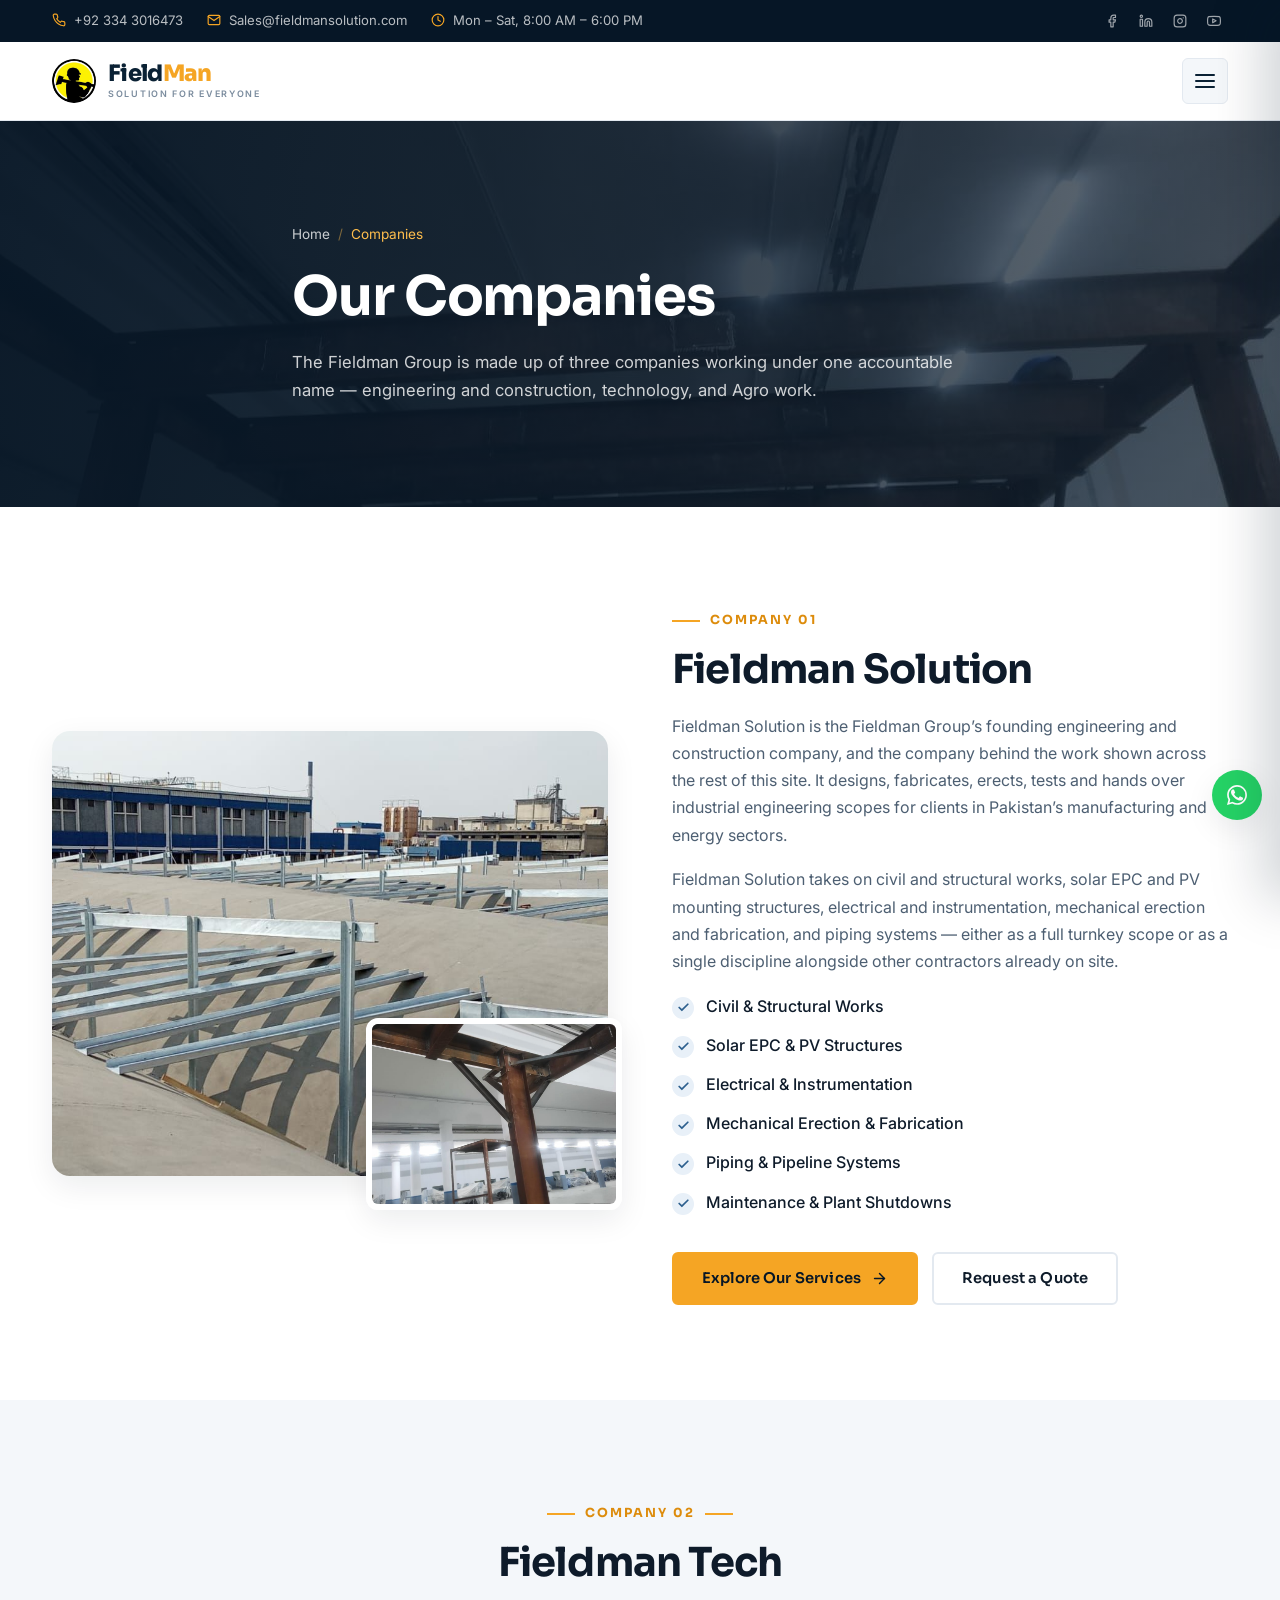
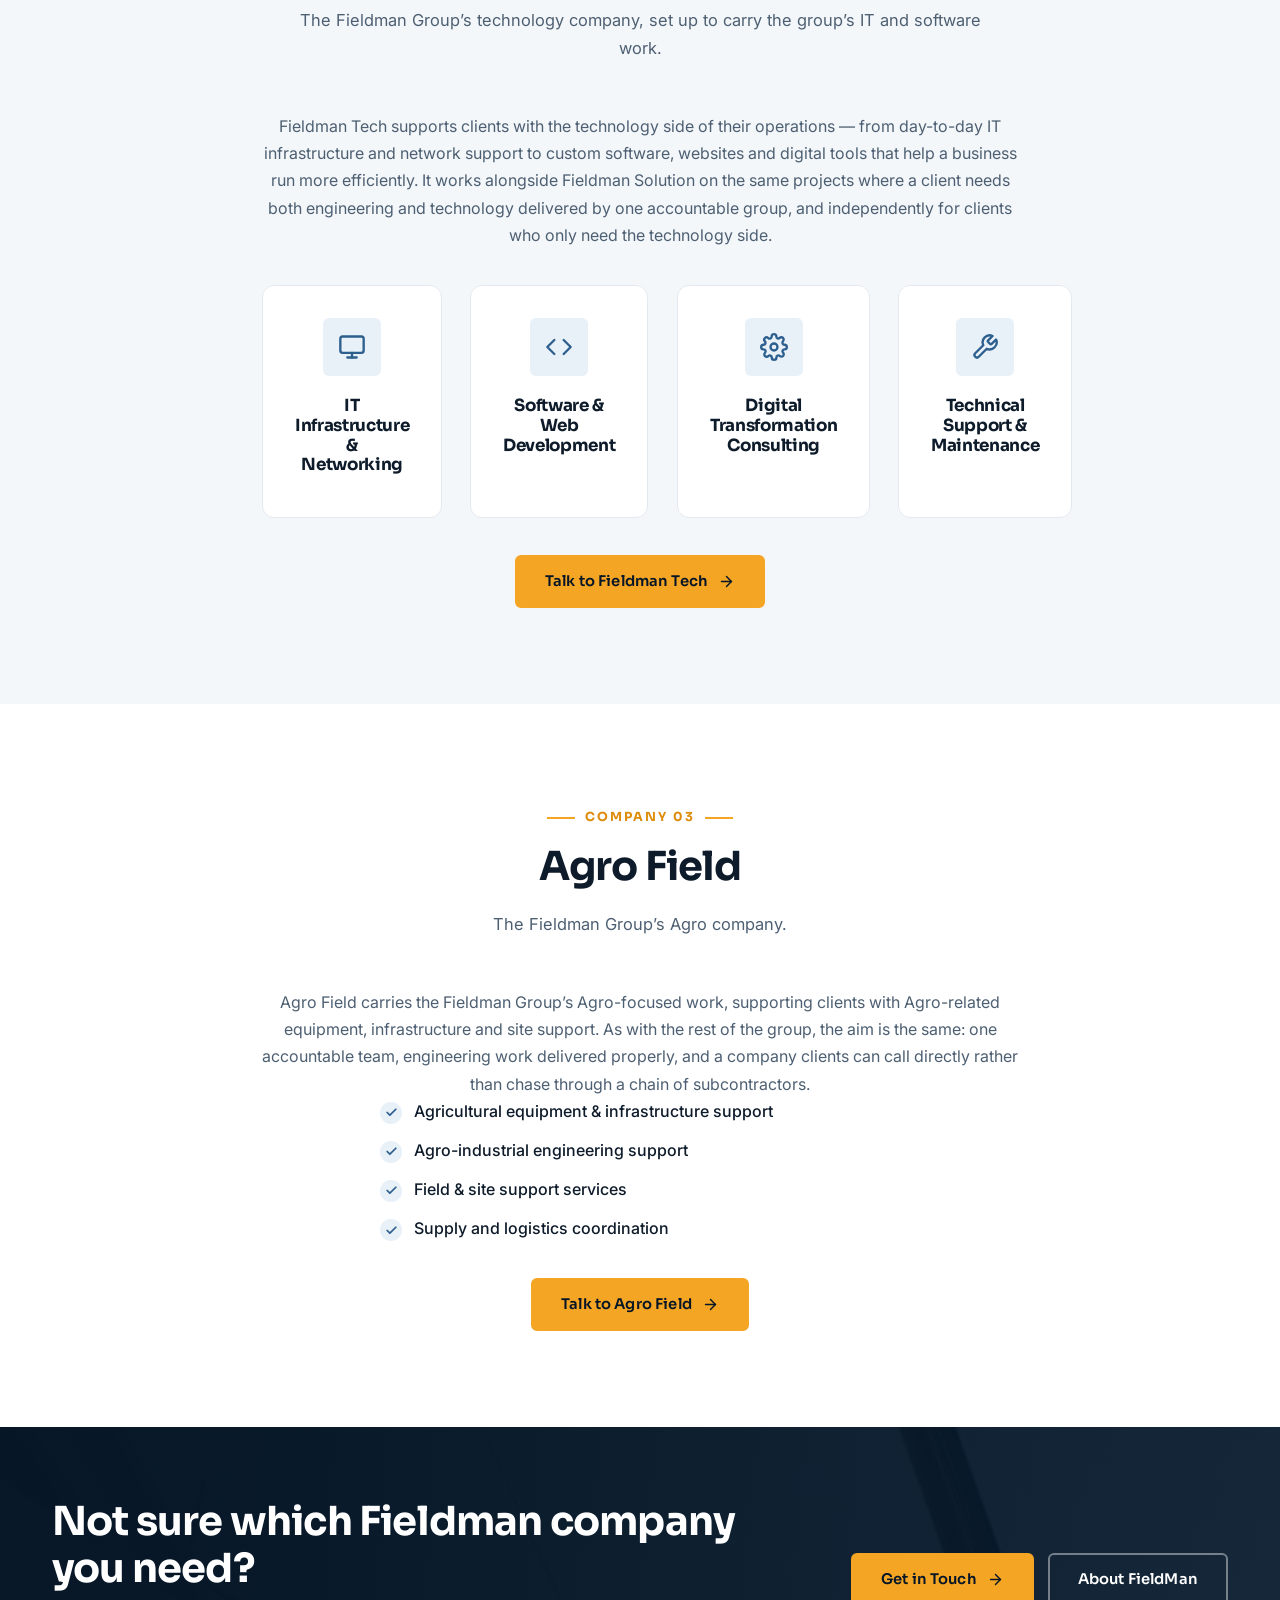
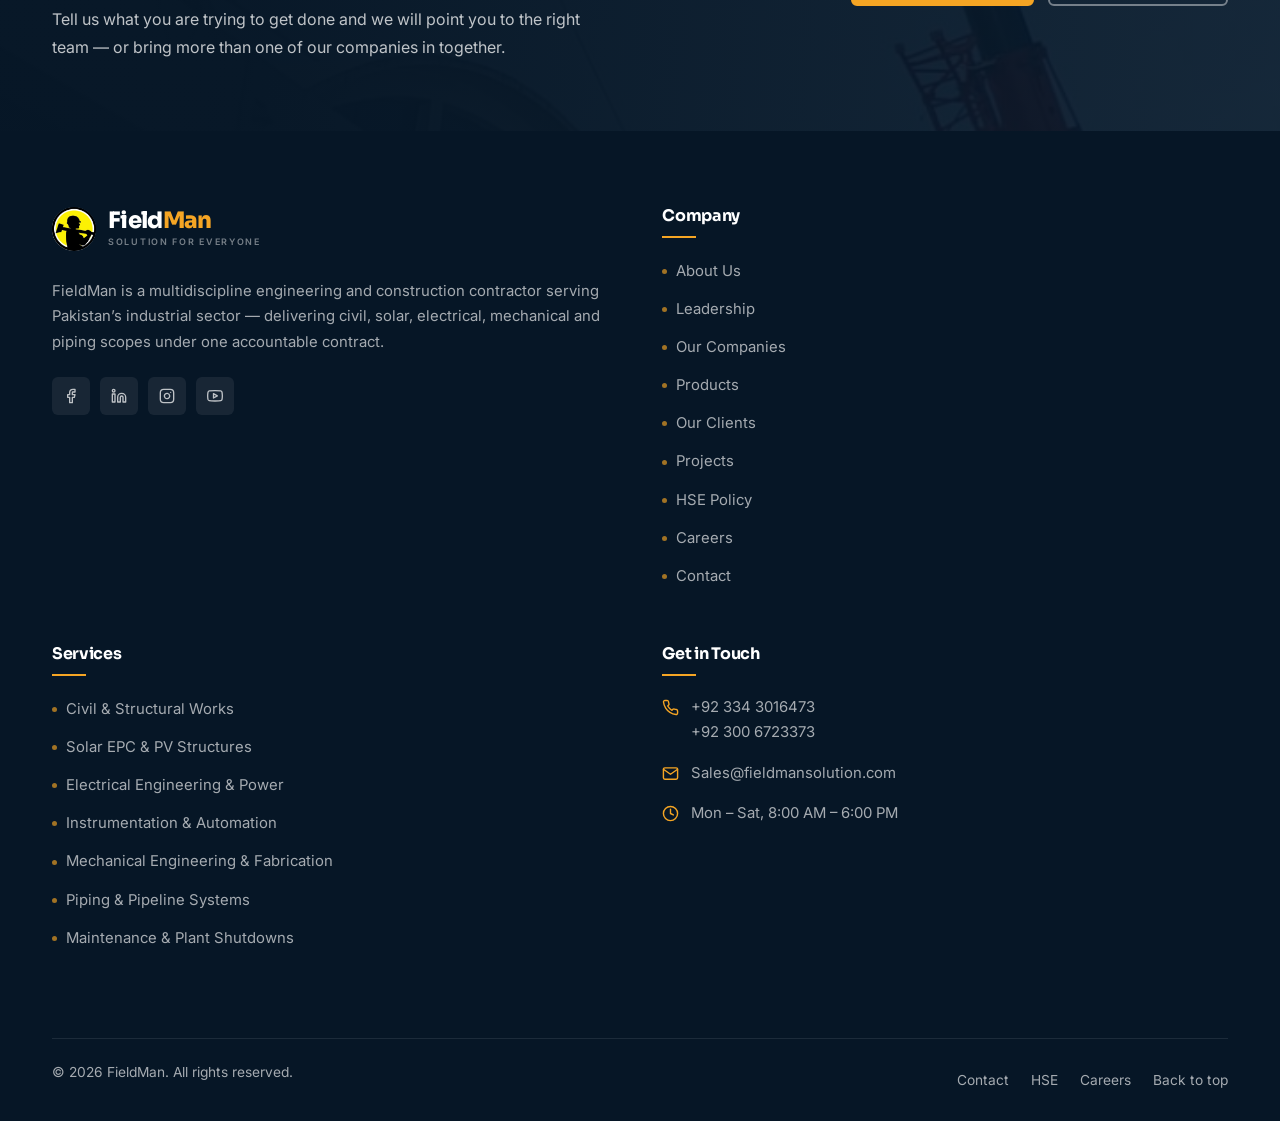
<file: companies.html>
<!DOCTYPE html>
<html lang="en">
<head>
<meta charset="utf-8">
<meta name="viewport" content="width=device-width, initial-scale=1, viewport-fit=cover">
<title>Our Companies — Fieldman Solution, Fieldman Tech &amp; Agro Field</title>
<meta name="description" content="The Fieldman Group is made up of three companies — Fieldman Solution (engineering &amp; construction), Fieldman Tech (technology) and Agro Field — working together under one accountable name.">
<meta name="theme-color" content="#0a2134">
<meta property="og:type" content="website">
<meta property="og:site_name" content="FieldMan">
<meta property="og:title" content="Our Companies — Fieldman Solution, Fieldman Tech &amp; Agro Field">
<meta property="og:description" content="The Fieldman Group is made up of three companies — Fieldman Solution (engineering &amp; construction), Fieldman Tech (technology) and Agro Field — working together under one accountable name.">
<meta property="og:image" content="assets/img/projects/solar-mounting-array.jpg">
<link rel="icon" href="assets/img/favicon.png" type="image/png">
<link rel="apple-touch-icon" href="assets/img/favicon-180.png">
<link rel="preconnect" href="https://fonts.googleapis.com">
<link rel="preconnect" href="https://fonts.gstatic.com" crossorigin>
<link href="https://fonts.googleapis.com/css2?family=Inter:wght@400;500;600;700&family=Sora:wght@600;700;800&display=swap" rel="stylesheet">
<link rel="stylesheet" href="assets/css/style.css">
<noscript><style>.reveal{opacity:1!important;transform:none!important}</style></noscript>
</head>
<body data-page="companies">
<a class="skip-link" href="#main">Skip to main content</a>
<div class="topbar">
  <div class="container topbar-inner">
    <ul class="topbar-list">
      <li><a class="topbar-item" href="tel:+923343016473"><svg xmlns="http://www.w3.org/2000/svg" viewBox="0 0 24 24" fill="none" stroke="currentColor" stroke-width="2" stroke-linecap="round" stroke-linejoin="round" aria-hidden="true"><path d="M22 16.92v3a2 2 0 0 1-2.18 2 19.79 19.79 0 0 1-8.63-3.07 19.5 19.5 0 0 1-6-6 19.79 19.79 0 0 1-3.07-8.67A2 2 0 0 1 4.11 2h3a2 2 0 0 1 2 1.72 12.84 12.84 0 0 0 .7 2.81 2 2 0 0 1-.45 2.11L8.09 9.91a16 16 0 0 0 6 6l1.27-1.27a2 2 0 0 1 2.11-.45 12.84 12.84 0 0 0 2.81.7A2 2 0 0 1 22 16.92z"/></svg> +92 334 3016473</a></li>
      <li><a class="topbar-item" href="mailto:Sales@fieldmansolution.com"><svg xmlns="http://www.w3.org/2000/svg" viewBox="0 0 24 24" fill="none" stroke="currentColor" stroke-width="2" stroke-linecap="round" stroke-linejoin="round" aria-hidden="true"><path d="M4 4h16c1.1 0 2 .9 2 2v12c0 1.1-.9 2-2 2H4c-1.1 0-2-.9-2-2V6c0-1.1.9-2 2-2z"/><polyline points="22,6 12,13 2,6"/></svg> Sales@fieldmansolution.com</a></li>
      <li><span class="topbar-item topbar-item--hours"><svg xmlns="http://www.w3.org/2000/svg" viewBox="0 0 24 24" fill="none" stroke="currentColor" stroke-width="2" stroke-linecap="round" stroke-linejoin="round" aria-hidden="true"><circle cx="12" cy="12" r="10"/><polyline points="12 6 12 12 16 14"/></svg> Mon – Sat, 8:00 AM – 6:00 PM</span></li>
    </ul>
    <div class="topbar-social">
      <a href="#" aria-label="FieldMan on Facebook"><svg xmlns="http://www.w3.org/2000/svg" viewBox="0 0 24 24" fill="none" stroke="currentColor" stroke-width="2" stroke-linecap="round" stroke-linejoin="round" aria-hidden="true"><path d="M18 2h-3a5 5 0 0 0-5 5v3H7v4h3v8h4v-8h3l1-4h-4V7a1 1 0 0 1 1-1h3z"/></svg></a>
      <a href="#" aria-label="FieldMan on LinkedIn"><svg xmlns="http://www.w3.org/2000/svg" viewBox="0 0 24 24" fill="none" stroke="currentColor" stroke-width="2" stroke-linecap="round" stroke-linejoin="round" aria-hidden="true"><path d="M16 8a6 6 0 0 1 6 6v7h-4v-7a2 2 0 0 0-2-2 2 2 0 0 0-2 2v7h-4v-7a6 6 0 0 1 6-6z"/><rect x="2" y="9" width="4" height="12"/><circle cx="4" cy="4" r="2"/></svg></a>
      <a href="#" aria-label="FieldMan on Instagram"><svg xmlns="http://www.w3.org/2000/svg" viewBox="0 0 24 24" fill="none" stroke="currentColor" stroke-width="2" stroke-linecap="round" stroke-linejoin="round" aria-hidden="true"><rect x="2" y="2" width="20" height="20" rx="5"/><path d="M16 11.37A4 4 0 1 1 12.63 8 4 4 0 0 1 16 11.37z"/><line x1="17.5" y1="6.5" x2="17.51" y2="6.5"/></svg></a>
      <a href="#" aria-label="FieldMan on YouTube"><svg xmlns="http://www.w3.org/2000/svg" viewBox="0 0 24 24" fill="none" stroke="currentColor" stroke-width="2" stroke-linecap="round" stroke-linejoin="round" aria-hidden="true"><path d="M22.54 6.42a2.78 2.78 0 0 0-1.94-2C18.88 4 12 4 12 4s-6.88 0-8.6.46a2.78 2.78 0 0 0-1.94 2A29 29 0 0 0 1 11.75a29 29 0 0 0 .46 5.33A2.78 2.78 0 0 0 3.4 19c1.72.46 8.6.46 8.6.46s6.88 0 8.6-.46a2.78 2.78 0 0 0 1.94-2 29 29 0 0 0 .46-5.25 29 29 0 0 0-.46-5.33z"/><polygon points="9.75 15.02 15.5 11.75 9.75 8.48 9.75 15.02"/></svg></a>
    </div>
  </div>
</div>

<header class="header">
  <div class="container header-inner">
    <a class="brand" href="index.html" aria-label="FieldMan — home">
  <img class="brand-mark" src="assets/img/main-logo.jpeg" width="44" height="44" alt="">
  <span class="brand-text">
    <span class="brand-name">Field<span>Man</span></span>
    <span class="brand-tag">Solution for Everyone</span>
  </span>
</a>
    <nav class="nav" aria-label="Main navigation">
      <ul class="nav-list"><li><a class="nav-link" href="index.html">Home</a></li><li class="has-dropdown"><a class="nav-link" href="about.html">About Us <svg class="caret" xmlns="http://www.w3.org/2000/svg" viewBox="0 0 24 24" fill="none" stroke="currentColor" stroke-width="2" stroke-linecap="round" stroke-linejoin="round" aria-hidden="true"><polyline points="6 9 12 15 18 9"/></svg></a><ul class="dropdown"><li><a href="about.html">Company Overview</a></li><li><a href="about.html#leadership">Leadership Team</a></li><li><a href="clients.html">Our Clients</a></li><li><a href="careers.html">Careers</a></li></ul></li><li class="has-dropdown"><a class="nav-link" href="companies.html" aria-current="page">Companies <svg class="caret" xmlns="http://www.w3.org/2000/svg" viewBox="0 0 24 24" fill="none" stroke="currentColor" stroke-width="2" stroke-linecap="round" stroke-linejoin="round" aria-hidden="true"><polyline points="6 9 12 15 18 9"/></svg></a><ul class="dropdown"><li><a href="companies.html#fieldman-solution">Fieldman Solution</a></li><li><a href="companies.html#fieldman-tech">Fieldman Tech</a></li><li><a href="companies.html#agro-field">Agro Field</a></li></ul></li><li><a class="nav-link" href="services.html">Services</a></li><li><a class="nav-link" href="products.html">Products</a></li><li><a class="nav-link" href="projects.html">Projects</a></li><li><a class="nav-link" href="hse.html">HSE</a></li><li><a class="nav-link" href="contact.html">Contact</a></li></ul>
    </nav>
    <div class="header-cta">
      <a class="btn btn-primary btn-sm" href="contact.html#quote">Request a Quote</a>
      <button class="burger" type="button" aria-expanded="false" aria-controls="mobile-nav" aria-label="Open menu">
        <span></span>
      </button>
    </div>
  </div>
</header>

<div class="mobile-backdrop"></div>
<nav class="mobile-nav" id="mobile-nav" aria-label="Mobile navigation">
  <div class="mobile-nav-head">
    <a class="brand" href="index.html" aria-label="FieldMan — home">
  <img class="brand-mark" src="assets/img/main-logo.jpeg" width="44" height="44" alt="">
  <span class="brand-text">
    <span class="brand-name">Field<span>Man</span></span>
    <span class="brand-tag">Solution for Everyone</span>
  </span>
</a>
    <button class="mobile-close" type="button" aria-label="Close menu"><svg xmlns="http://www.w3.org/2000/svg" viewBox="0 0 24 24" fill="none" stroke="currentColor" stroke-width="2" stroke-linecap="round" stroke-linejoin="round" aria-hidden="true"><line x1="18" y1="6" x2="6" y2="18"/><line x1="6" y1="6" x2="18" y2="18"/></svg></button>
  </div>
  <ul class="mobile-list"><li><a href="index.html">Home</a></li><li><button class="mobile-sub-toggle" aria-expanded="false" aria-controls="msub-about">About Us <svg xmlns="http://www.w3.org/2000/svg" viewBox="0 0 24 24" fill="none" stroke="currentColor" stroke-width="2" stroke-linecap="round" stroke-linejoin="round" aria-hidden="true"><polyline points="6 9 12 15 18 9"/></svg></button><ul class="mobile-sub" id="msub-about"><li><a href="about.html">Overview</a></li><li><a href="about.html">Company Overview</a></li><li><a href="about.html#leadership">Leadership Team</a></li><li><a href="clients.html">Our Clients</a></li><li><a href="careers.html">Careers</a></li></ul></li><li><button class="mobile-sub-toggle" aria-expanded="false" aria-controls="msub-companies">Companies <svg xmlns="http://www.w3.org/2000/svg" viewBox="0 0 24 24" fill="none" stroke="currentColor" stroke-width="2" stroke-linecap="round" stroke-linejoin="round" aria-hidden="true"><polyline points="6 9 12 15 18 9"/></svg></button><ul class="mobile-sub" id="msub-companies"><li><a href="companies.html#fieldman-solution">Fieldman Solution</a></li><li><a href="companies.html#fieldman-tech">Fieldman Tech</a></li><li><a href="companies.html#agro-field">Agro Field</a></li></ul></li><li><a href="services.html">Services</a></li><li><a href="products.html">Products</a></li><li><a href="projects.html">Projects</a></li><li><a href="hse.html">HSE</a></li><li><a href="contact.html">Contact</a></li></ul>
  <a class="btn btn-primary btn-block" href="contact.html#quote">Request a Quote</a>
  <div class="mobile-contact">
    <a class="topbar-item" href="tel:+923343016473"><svg xmlns="http://www.w3.org/2000/svg" viewBox="0 0 24 24" fill="none" stroke="currentColor" stroke-width="2" stroke-linecap="round" stroke-linejoin="round" aria-hidden="true"><path d="M22 16.92v3a2 2 0 0 1-2.18 2 19.79 19.79 0 0 1-8.63-3.07 19.5 19.5 0 0 1-6-6 19.79 19.79 0 0 1-3.07-8.67A2 2 0 0 1 4.11 2h3a2 2 0 0 1 2 1.72 12.84 12.84 0 0 0 .7 2.81 2 2 0 0 1-.45 2.11L8.09 9.91a16 16 0 0 0 6 6l1.27-1.27a2 2 0 0 1 2.11-.45 12.84 12.84 0 0 0 2.81.7A2 2 0 0 1 22 16.92z"/></svg> +92 334 3016473</a>
    <a class="topbar-item" href="mailto:Sales@fieldmansolution.com"><svg xmlns="http://www.w3.org/2000/svg" viewBox="0 0 24 24" fill="none" stroke="currentColor" stroke-width="2" stroke-linecap="round" stroke-linejoin="round" aria-hidden="true"><path d="M4 4h16c1.1 0 2 .9 2 2v12c0 1.1-.9 2-2 2H4c-1.1 0-2-.9-2-2V6c0-1.1.9-2 2-2z"/><polyline points="22,6 12,13 2,6"/></svg> Sales@fieldmansolution.com</a>
    <span class="topbar-item"><svg xmlns="http://www.w3.org/2000/svg" viewBox="0 0 24 24" fill="none" stroke="currentColor" stroke-width="2" stroke-linecap="round" stroke-linejoin="round" aria-hidden="true"><path d="M21 10c0 7-9 13-9 13s-9-6-9-13a9 9 0 0 1 18 0z"/><circle cx="12" cy="10" r="3"/></svg> P-130 Gulshan-e-Roomi, Gulistan-e-Jauhar Block 8, Karachi</span>
  </div>
</nav>

<main id="main">
<section class="page-hero">
  <div class="page-hero-media"><img src="assets/img/hero/hero-steel.jpg" alt="" fetchpriority="high" decoding="async"></div>
  <div class="container page-hero-inner">
    <ul class="breadcrumb"><li><a href="index.html">Home</a></li><li aria-current="page">Companies</li></ul>
    <h1>Our Companies</h1>
    <p>The Fieldman Group is made up of three companies working under one accountable name — engineering and construction, technology, and Agro work.</p>
  </div>
</section>

<section class="section" id="fieldman-solution">
  <div class="container split">
    <div class="split-media reveal">
      <div class="media-stack">
        <div class="media-main"><img src="assets/img/projects/solar-mounting-array.jpg" alt="Galvanised solar mounting structure installed across an industrial shell roof" loading="lazy" decoding="async"></div>
        <div class="media-float"><img src="assets/img/projects/steel-beam-column-joint.jpg" alt="Welded beam-to-column connection with stiffener plates" loading="lazy" decoding="async"></div>
      </div>
    </div>
    <div class="reveal" data-delay="120">
      <span class="eyebrow">Company 01</span>
      <h2 class="section-title">Fieldman Solution</h2>
      <p>Fieldman Solution is the Fieldman Group&rsquo;s founding engineering and construction company,
      and the company behind the work shown across the rest of this site. It designs, fabricates,
      erects, tests and hands over industrial engineering scopes for clients in Pakistan&rsquo;s
      manufacturing and energy sectors.</p>
      <p>Fieldman Solution takes on civil and structural works, solar EPC and PV mounting structures,
      electrical and instrumentation, mechanical erection and fabrication, and piping systems — either
      as a full turnkey scope or as a single discipline alongside other contractors already on site.</p>
      <ul class="check-list mt-3">
        <li>Civil &amp; Structural Works</li>
        <li>Solar EPC &amp; PV Structures</li>
        <li>Electrical &amp; Instrumentation</li>
        <li>Mechanical Erection &amp; Fabrication</li>
        <li>Piping &amp; Pipeline Systems</li>
        <li>Maintenance &amp; Plant Shutdowns</li>
      </ul>
      <div class="btn-group mt-4">
        <a class="btn btn-primary" href="services.html">Explore Our Services <svg xmlns="http://www.w3.org/2000/svg" viewBox="0 0 24 24" fill="none" stroke="currentColor" stroke-width="2" stroke-linecap="round" stroke-linejoin="round" aria-hidden="true"><line x1="5" y1="12" x2="19" y2="12"/><polyline points="12 5 19 12 12 19"/></svg></a>
        <a class="btn btn-outline" href="contact.html#quote">Request a Quote</a>
      </div>
    </div>
  </div>
</section>

<section class="section section--surface" id="fieldman-tech">
  <div class="container" style="max-width:820px">
    <div class="section-head section-head--center reveal">
      <span class="eyebrow">Company 02</span>
      <h2 class="section-title">Fieldman Tech</h2>
      <p class="section-sub">The Fieldman Group&rsquo;s technology company, set up to carry the
      group&rsquo;s IT and software work.</p>
    </div>
    <div class="reveal" data-delay="90" style="text-align:center">
      <p>Fieldman Tech supports clients with the technology side of their operations — from day-to-day
      IT infrastructure and network support to custom software, websites and digital tools that help a
      business run more efficiently. It works alongside Fieldman Solution on the same projects where a
      client needs both engineering and technology delivered by one accountable group, and independently
      for clients who only need the technology side.</p>
    </div>
    <div class="grid grid-4 mt-4">
      <article class="card reveal" data-delay="0" style="text-align:center">
        <div class="service-icon" style="margin-inline:auto"><svg xmlns="http://www.w3.org/2000/svg" viewBox="0 0 24 24" fill="none" stroke="currentColor" stroke-width="2" stroke-linecap="round" stroke-linejoin="round" aria-hidden="true"><rect x="2" y="3" width="20" height="14" rx="2"/><line x1="8" y1="21" x2="16" y2="21"/><line x1="12" y1="17" x2="12" y2="21"/></svg></div>
        <h4>IT Infrastructure &amp; Networking</h4>
      </article>
      <article class="card reveal" data-delay="80" style="text-align:center">
        <div class="service-icon" style="margin-inline:auto"><svg xmlns="http://www.w3.org/2000/svg" viewBox="0 0 24 24" fill="none" stroke="currentColor" stroke-width="2" stroke-linecap="round" stroke-linejoin="round" aria-hidden="true"><polyline points="16 18 22 12 16 6"/><polyline points="8 6 2 12 8 18"/></svg></div>
        <h4>Software &amp; Web Development</h4>
      </article>
      <article class="card reveal" data-delay="160" style="text-align:center">
        <div class="service-icon" style="margin-inline:auto"><svg xmlns="http://www.w3.org/2000/svg" viewBox="0 0 24 24" fill="none" stroke="currentColor" stroke-width="2" stroke-linecap="round" stroke-linejoin="round" aria-hidden="true"><circle cx="12" cy="12" r="3"/><path d="M19.4 15a1.65 1.65 0 0 0 .33 1.82l.06.06a2 2 0 1 1-2.83 2.83l-.06-.06a1.65 1.65 0 0 0-1.82-.33 1.65 1.65 0 0 0-1 1.51V21a2 2 0 0 1-4 0v-.09A1.65 1.65 0 0 0 9 19.4a1.65 1.65 0 0 0-1.82.33l-.06.06a2 2 0 1 1-2.83-2.83l.06-.06a1.65 1.65 0 0 0 .33-1.82 1.65 1.65 0 0 0-1.51-1H3a2 2 0 0 1 0-4h.09A1.65 1.65 0 0 0 4.6 9a1.65 1.65 0 0 0-.33-1.82l-.06-.06a2 2 0 1 1 2.83-2.83l.06.06A1.65 1.65 0 0 0 9 4.6a1.65 1.65 0 0 0 1-1.51V3a2 2 0 0 1 4 0v.09a1.65 1.65 0 0 0 1 1.51 1.65 1.65 0 0 0 1.82-.33l.06-.06a2 2 0 1 1 2.83 2.83l-.06.06A1.65 1.65 0 0 0 19.4 9v.09a1.65 1.65 0 0 0 1.51 1H21a2 2 0 0 1 0 4h-.09a1.65 1.65 0 0 0-1.51 1z"/></svg></div>
        <h4>Digital Transformation Consulting</h4>
      </article>
      <article class="card reveal" data-delay="240" style="text-align:center">
        <div class="service-icon" style="margin-inline:auto"><svg xmlns="http://www.w3.org/2000/svg" viewBox="0 0 24 24" fill="none" stroke="currentColor" stroke-width="2" stroke-linecap="round" stroke-linejoin="round" aria-hidden="true"><path d="M14.7 6.3a1 1 0 0 0 0 1.4l1.6 1.6a1 1 0 0 0 1.4 0l3.77-3.77a6 6 0 0 1-7.94 7.94l-6.91 6.91a2.12 2.12 0 0 1-3-3l6.91-6.91a6 6 0 0 1 7.94-7.94l-3.76 3.76z"/></svg></div>
        <h4>Technical Support &amp; Maintenance</h4>
      </article>
    </div>
    <div class="btn-group mt-4" style="justify-content:center">
      <a class="btn btn-primary" href="contact.html#quote">Talk to Fieldman Tech <svg xmlns="http://www.w3.org/2000/svg" viewBox="0 0 24 24" fill="none" stroke="currentColor" stroke-width="2" stroke-linecap="round" stroke-linejoin="round" aria-hidden="true"><line x1="5" y1="12" x2="19" y2="12"/><polyline points="12 5 19 12 12 19"/></svg></a>
    </div>
  </div>
</section>

<section class="section" id="agro-field">
  <div class="container" style="max-width:820px">
    <div class="section-head section-head--center reveal">
      <span class="eyebrow">Company 03</span>
      <h2 class="section-title">Agro Field</h2>
      <p class="section-sub">The Fieldman Group&rsquo;s Agro company.</p>
    </div>
    <div class="reveal" data-delay="90" style="text-align:center">
      <p>Agro Field carries the Fieldman Group&rsquo;s Agro-focused work, supporting clients with
      Agro-related equipment, infrastructure and site support. As with the rest of the group, the aim is
      the same: one accountable team, engineering work delivered properly, and a company clients can call
      directly rather than chase through a chain of subcontractors.</p>
    </div>
    <ul class="check-list mt-4" style="max-width:520px;margin-inline:auto">
      <li>Agricultural equipment &amp; infrastructure support</li>
      <li>Agro-industrial engineering support</li>
      <li>Field &amp; site support services</li>
      <li>Supply and logistics coordination</li>
    </ul>
    <div class="btn-group mt-4" style="justify-content:center">
      <a class="btn btn-primary" href="contact.html#quote">Talk to Agro Field <svg xmlns="http://www.w3.org/2000/svg" viewBox="0 0 24 24" fill="none" stroke="currentColor" stroke-width="2" stroke-linecap="round" stroke-linejoin="round" aria-hidden="true"><line x1="5" y1="12" x2="19" y2="12"/><polyline points="12 5 19 12 12 19"/></svg></a>
    </div>
  </div>
</section>

<section class="cta-band">
  <div class="cta-band-media"><img src="assets/img/projects/erection-crane-mobilisation.jpg" alt="" loading="lazy" decoding="async"></div>
  <div class="container cta-band-inner">
    <div class="reveal">
      <h2>Not sure which Fieldman company you need?</h2>
      <p>Tell us what you are trying to get done and we will point you to the right team — or bring more than one of our companies in together.</p>
    </div>
    <div class="btn-group reveal" data-delay="120">
      <a class="btn btn-primary" href="contact.html#quote">Get in Touch <svg xmlns="http://www.w3.org/2000/svg" viewBox="0 0 24 24" fill="none" stroke="currentColor" stroke-width="2" stroke-linecap="round" stroke-linejoin="round" aria-hidden="true"><line x1="5" y1="12" x2="19" y2="12"/><polyline points="12 5 19 12 12 19"/></svg></a>
      <a class="btn btn-light" href="about.html">About FieldMan</a>
    </div>
  </div>
</section>
</main>

<footer class="footer">
  <div class="container">
    <div class="footer-grid">
      <div>
        <a class="brand" href="index.html" aria-label="FieldMan — home">
  <img class="brand-mark" src="assets/img/main-logo.jpeg" width="44" height="44" alt="">
  <span class="brand-text">
    <span class="brand-name">Field<span>Man</span></span>
    <span class="brand-tag">Solution for Everyone</span>
  </span>
</a>
        <p class="footer-about">FieldMan is a multidiscipline engineering and construction contractor
        serving Pakistan&rsquo;s industrial sector — delivering civil, solar, electrical, mechanical
        and piping scopes under one accountable contract.</p>
        <div class="footer-social">
          <a href="#" aria-label="FieldMan on Facebook"><svg xmlns="http://www.w3.org/2000/svg" viewBox="0 0 24 24" fill="none" stroke="currentColor" stroke-width="2" stroke-linecap="round" stroke-linejoin="round" aria-hidden="true"><path d="M18 2h-3a5 5 0 0 0-5 5v3H7v4h3v8h4v-8h3l1-4h-4V7a1 1 0 0 1 1-1h3z"/></svg></a>
          <a href="#" aria-label="FieldMan on LinkedIn"><svg xmlns="http://www.w3.org/2000/svg" viewBox="0 0 24 24" fill="none" stroke="currentColor" stroke-width="2" stroke-linecap="round" stroke-linejoin="round" aria-hidden="true"><path d="M16 8a6 6 0 0 1 6 6v7h-4v-7a2 2 0 0 0-2-2 2 2 0 0 0-2 2v7h-4v-7a6 6 0 0 1 6-6z"/><rect x="2" y="9" width="4" height="12"/><circle cx="4" cy="4" r="2"/></svg></a>
          <a href="#" aria-label="FieldMan on Instagram"><svg xmlns="http://www.w3.org/2000/svg" viewBox="0 0 24 24" fill="none" stroke="currentColor" stroke-width="2" stroke-linecap="round" stroke-linejoin="round" aria-hidden="true"><rect x="2" y="2" width="20" height="20" rx="5"/><path d="M16 11.37A4 4 0 1 1 12.63 8 4 4 0 0 1 16 11.37z"/><line x1="17.5" y1="6.5" x2="17.51" y2="6.5"/></svg></a>
          <a href="#" aria-label="FieldMan on YouTube"><svg xmlns="http://www.w3.org/2000/svg" viewBox="0 0 24 24" fill="none" stroke="currentColor" stroke-width="2" stroke-linecap="round" stroke-linejoin="round" aria-hidden="true"><path d="M22.54 6.42a2.78 2.78 0 0 0-1.94-2C18.88 4 12 4 12 4s-6.88 0-8.6.46a2.78 2.78 0 0 0-1.94 2A29 29 0 0 0 1 11.75a29 29 0 0 0 .46 5.33A2.78 2.78 0 0 0 3.4 19c1.72.46 8.6.46 8.6.46s6.88 0 8.6-.46a2.78 2.78 0 0 0 1.94-2 29 29 0 0 0 .46-5.25 29 29 0 0 0-.46-5.33z"/><polygon points="9.75 15.02 15.5 11.75 9.75 8.48 9.75 15.02"/></svg></a>
        </div>
      </div>

      <div>
        <h4>Company</h4>
        <ul class="footer-links">
          <li><a href="about.html">About Us</a></li>
          <li><a href="about.html#leadership">Leadership</a></li>
          <li><a href="companies.html">Our Companies</a></li>
          <li><a href="products.html">Products</a></li>
          <li><a href="clients.html">Our Clients</a></li>
          <li><a href="projects.html">Projects</a></li>
          <li><a href="hse.html">HSE Policy</a></li>
          <li><a href="careers.html">Careers</a></li>
          <li><a href="contact.html">Contact</a></li>
        </ul>
      </div>

      <div>
        <h4>Services</h4>
        <ul class="footer-links"><li><a href="services.html#civil">Civil &amp; Structural Works</a></li><li><a href="services.html#solar">Solar EPC &amp; PV Structures</a></li><li><a href="services.html#electrical">Electrical Engineering &amp; Power</a></li><li><a href="services.html#instrumentation">Instrumentation &amp; Automation</a></li><li><a href="services.html#mechanical">Mechanical Engineering &amp; Fabrication</a></li><li><a href="services.html#piping">Piping &amp; Pipeline Systems</a></li><li><a href="services.html#maintenance">Maintenance &amp; Plant Shutdowns</a></li></ul>
      </div>

      <div>
        <h4>Get in Touch</h4>
        <ul class="footer-contact">
                    <li><svg xmlns="http://www.w3.org/2000/svg" viewBox="0 0 24 24" fill="none" stroke="currentColor" stroke-width="2" stroke-linecap="round" stroke-linejoin="round" aria-hidden="true"><path d="M22 16.92v3a2 2 0 0 1-2.18 2 19.79 19.79 0 0 1-8.63-3.07 19.5 19.5 0 0 1-6-6 19.79 19.79 0 0 1-3.07-8.67A2 2 0 0 1 4.11 2h3a2 2 0 0 1 2 1.72 12.84 12.84 0 0 0 .7 2.81 2 2 0 0 1-.45 2.11L8.09 9.91a16 16 0 0 0 6 6l1.27-1.27a2 2 0 0 1 2.11-.45 12.84 12.84 0 0 0 2.81.7A2 2 0 0 1 22 16.92z"/></svg> <span><a href="tel:+923343016473">+92 334 3016473</a><br><a href="tel:+923006723373">+92 300 6723373</a></span></li>
          <li><svg xmlns="http://www.w3.org/2000/svg" viewBox="0 0 24 24" fill="none" stroke="currentColor" stroke-width="2" stroke-linecap="round" stroke-linejoin="round" aria-hidden="true"><path d="M4 4h16c1.1 0 2 .9 2 2v12c0 1.1-.9 2-2 2H4c-1.1 0-2-.9-2-2V6c0-1.1.9-2 2-2z"/><polyline points="22,6 12,13 2,6"/></svg> <span><a href="mailto:Sales@fieldmansolution.com">Sales@fieldmansolution.com</a></span></li>
          <li><svg xmlns="http://www.w3.org/2000/svg" viewBox="0 0 24 24" fill="none" stroke="currentColor" stroke-width="2" stroke-linecap="round" stroke-linejoin="round" aria-hidden="true"><circle cx="12" cy="12" r="10"/><polyline points="12 6 12 12 16 14"/></svg> <span>Mon – Sat, 8:00 AM – 6:00 PM</span></li>
        </ul>
      </div>
    </div>

    <div class="footer-bottom">
      <p>&copy; <span data-year>2026</span> FieldMan. All rights reserved.</p>
      <div class="footer-bottom-links">
        <a href="contact.html">Contact</a>
        <a href="hse.html">HSE</a>
        <a href="careers.html">Careers</a>
        <a href="#main">Back to top</a>
      </div>
    </div>
  </div>
</footer>

<div class="fab-stack">
  <a class="fab fab-whatsapp" href="https://wa.me/923343016473" target="_blank" rel="noopener"
     aria-label="Chat with FieldMan on WhatsApp"><svg xmlns="http://www.w3.org/2000/svg" viewBox="0 0 24 24" fill="currentColor" aria-hidden="true"><path d="M17.47 14.38c-.3-.15-1.75-.86-2.02-.96-.27-.1-.47-.15-.67.15-.2.3-.77.96-.94 1.16-.17.2-.35.22-.64.07-.3-.15-1.25-.46-2.39-1.47-.88-.79-1.48-1.76-1.65-2.06-.17-.3-.02-.46.13-.61.13-.13.3-.35.45-.52.15-.17.2-.3.3-.5.1-.2.05-.37-.02-.52-.08-.15-.67-1.6-.92-2.2-.24-.58-.49-.5-.67-.51h-.57c-.2 0-.52.07-.79.37-.27.3-1.04 1.01-1.04 2.47s1.06 2.86 1.21 3.06c.15.2 2.1 3.2 5.08 4.49.71.3 1.26.49 1.69.63.71.23 1.36.19 1.87.12.57-.09 1.75-.72 2-1.41.25-.69.25-1.28.17-1.41-.07-.13-.27-.2-.57-.35zM12.04 2C6.58 2 2.13 6.45 2.13 11.91c0 1.75.46 3.45 1.32 4.95L2 22l5.25-1.38a9.87 9.87 0 0 0 4.79 1.22h.01c5.46 0 9.91-4.45 9.91-9.91C21.96 6.45 17.5 2 12.04 2zm0 18.15h-.01a8.2 8.2 0 0 1-4.19-1.15l-.3-.18-3.12.82.83-3.04-.2-.31a8.2 8.2 0 0 1-1.26-4.38c0-4.54 3.7-8.23 8.25-8.23 2.2 0 4.27.86 5.83 2.42a8.19 8.19 0 0 1 2.41 5.83c0 4.54-3.7 8.23-8.24 8.23z"/></svg></a>
  <button class="fab fab-top" type="button" aria-label="Back to top"><svg xmlns="http://www.w3.org/2000/svg" viewBox="0 0 24 24" fill="none" stroke="currentColor" stroke-width="2" stroke-linecap="round" stroke-linejoin="round" aria-hidden="true"><line x1="12" y1="19" x2="12" y2="5"/><polyline points="5 12 12 5 19 12"/></svg></button>
</div>

<script src="assets/js/main.js" defer></script>
</body>
</html>
</file>
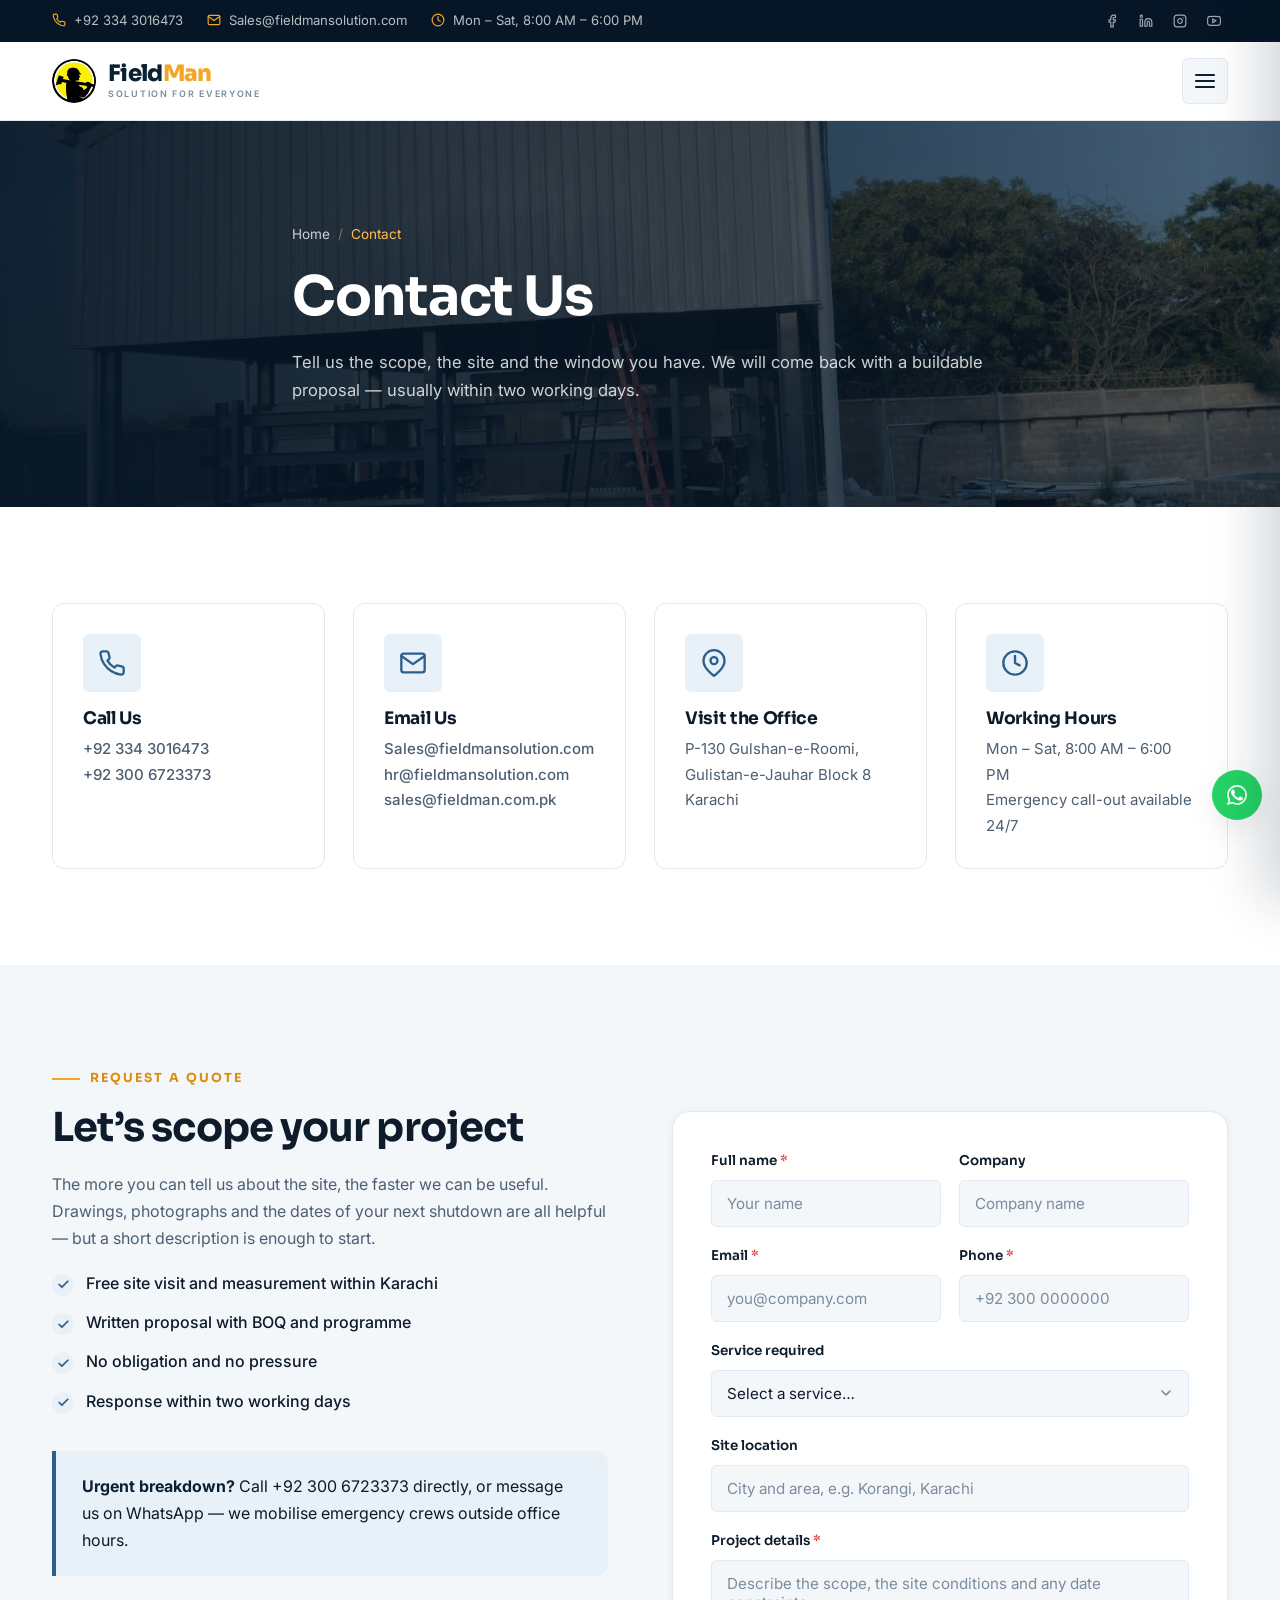
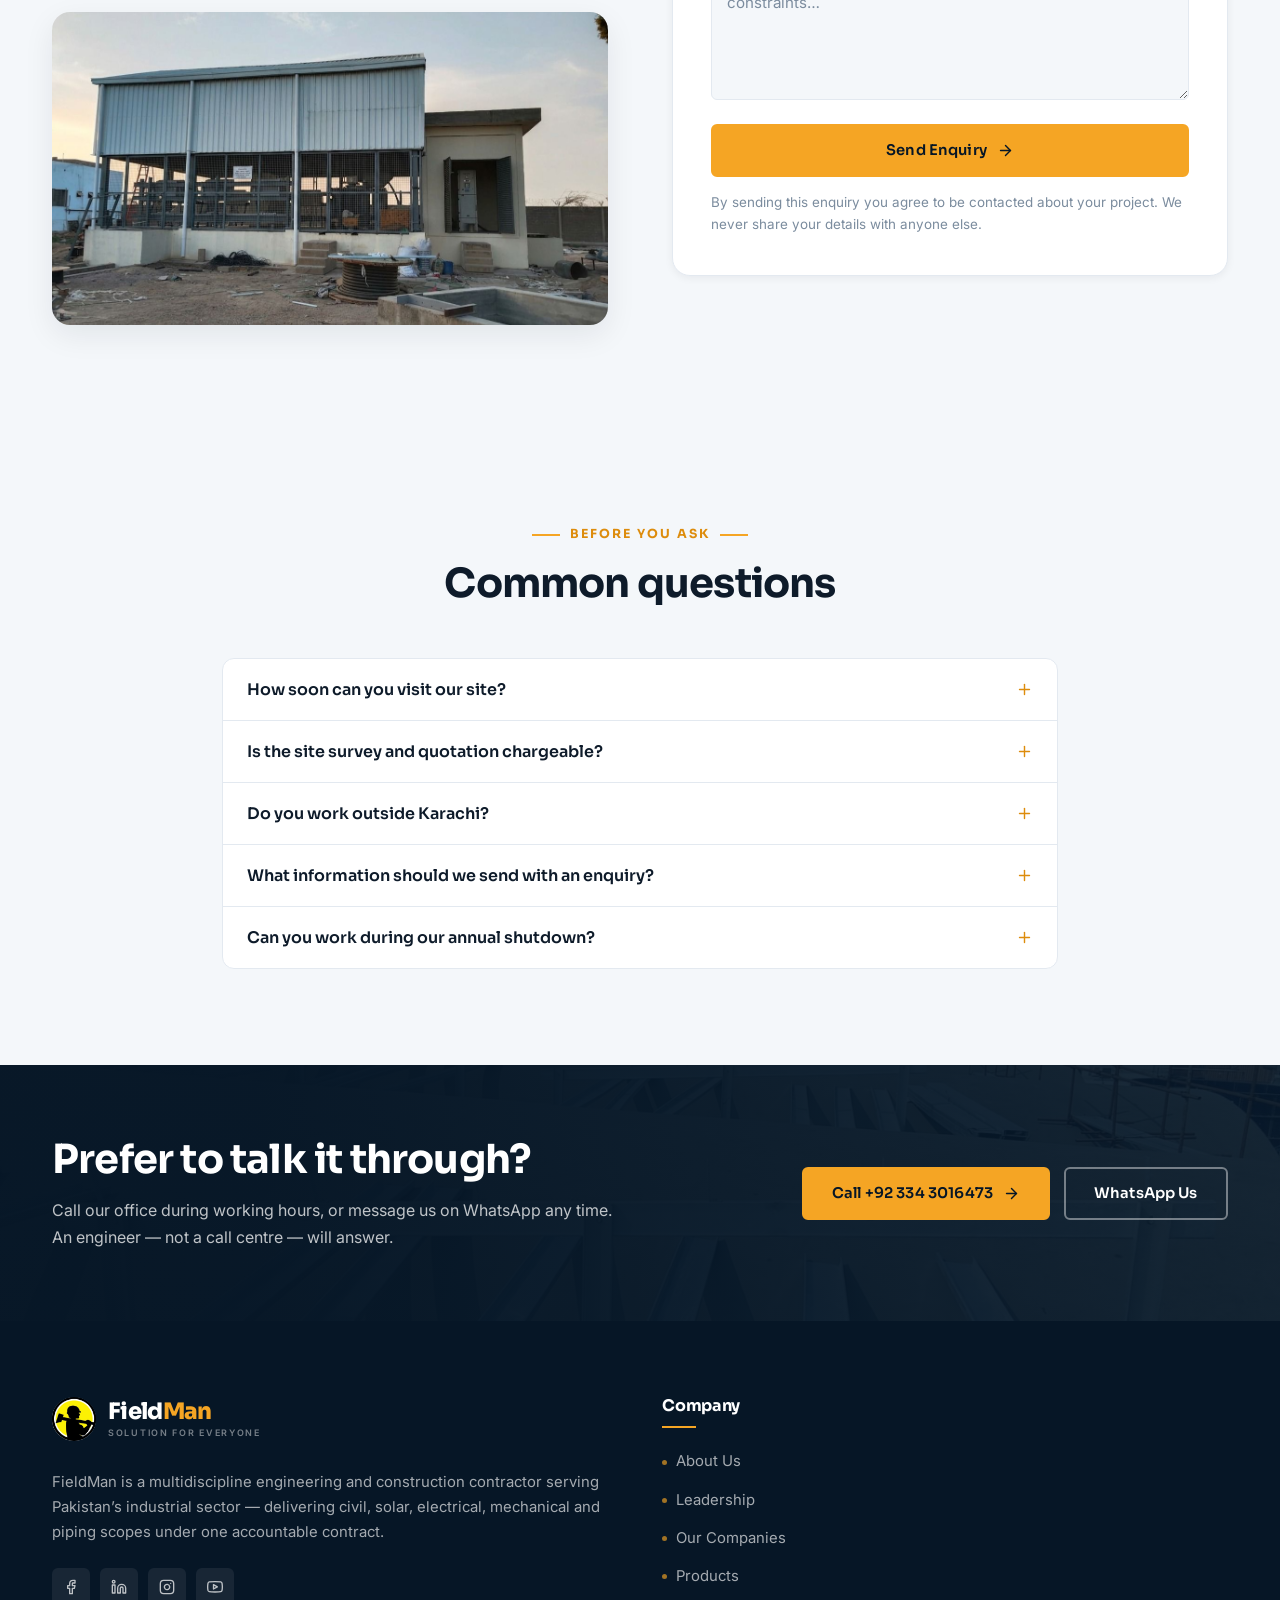
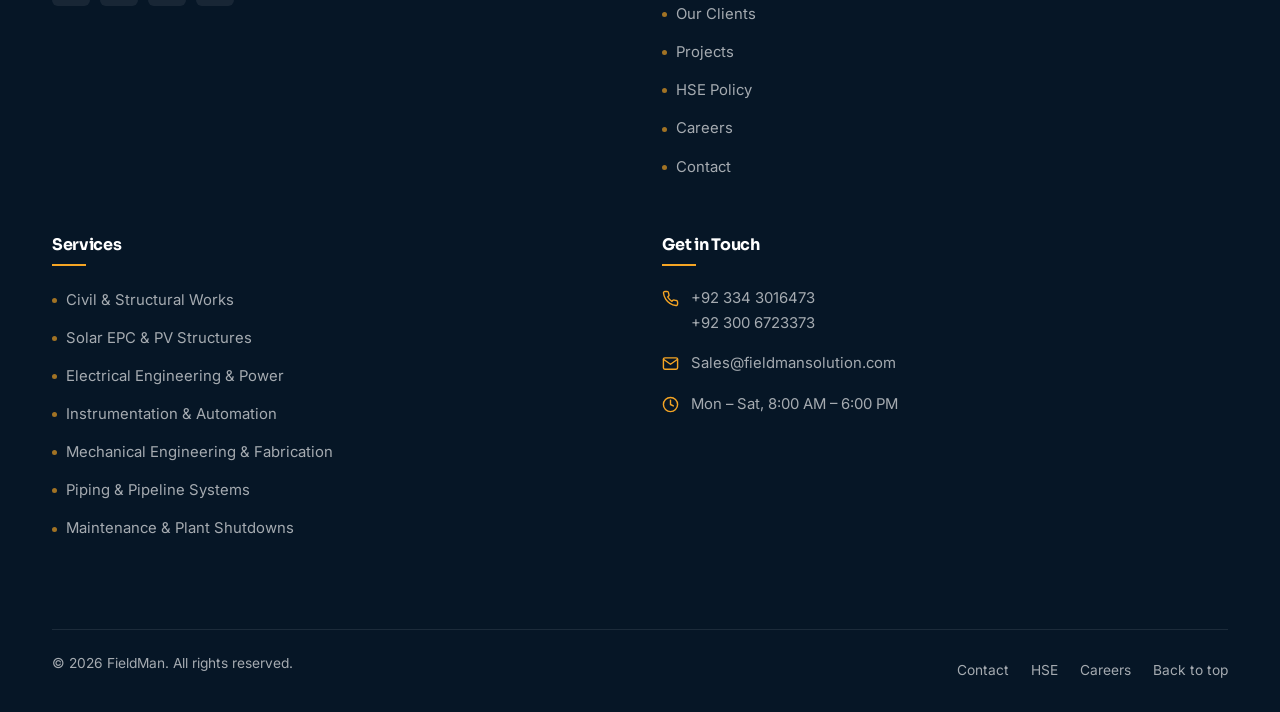
<file: contact.html>
<!DOCTYPE html>
<html lang="en">
<head>
<meta charset="utf-8">
<meta name="viewport" content="width=device-width, initial-scale=1, viewport-fit=cover">
<title>Contact FieldMan — Request a Quote</title>
<meta name="description" content="Contact FieldMan for civil, solar, electrical, mechanical and piping works. Request a site visit or a quotation for your industrial project.">
<meta name="theme-color" content="#0a2134">
<meta property="og:type" content="website">
<meta property="og:site_name" content="FieldMan">
<meta property="og:title" content="Contact FieldMan — Request a Quote">
<meta property="og:description" content="Contact FieldMan for civil, solar, electrical, mechanical and piping works. Request a site visit or a quotation for your industrial project.">
<meta property="og:image" content="assets/img/projects/solar-mounting-array.jpg">
<link rel="icon" href="assets/img/favicon.png" type="image/png">
<link rel="apple-touch-icon" href="assets/img/favicon-180.png">
<link rel="preconnect" href="https://fonts.googleapis.com">
<link rel="preconnect" href="https://fonts.gstatic.com" crossorigin>
<link href="https://fonts.googleapis.com/css2?family=Inter:wght@400;500;600;700&family=Sora:wght@600;700;800&display=swap" rel="stylesheet">
<link rel="stylesheet" href="assets/css/style.css">
<noscript><style>.reveal{opacity:1!important;transform:none!important}</style></noscript>
</head>
<body data-page="contact">
<a class="skip-link" href="#main">Skip to main content</a>
<div class="topbar">
  <div class="container topbar-inner">
    <ul class="topbar-list">
      <li><a class="topbar-item" href="tel:+923343016473"><svg xmlns="http://www.w3.org/2000/svg" viewBox="0 0 24 24" fill="none" stroke="currentColor" stroke-width="2" stroke-linecap="round" stroke-linejoin="round" aria-hidden="true"><path d="M22 16.92v3a2 2 0 0 1-2.18 2 19.79 19.79 0 0 1-8.63-3.07 19.5 19.5 0 0 1-6-6 19.79 19.79 0 0 1-3.07-8.67A2 2 0 0 1 4.11 2h3a2 2 0 0 1 2 1.72 12.84 12.84 0 0 0 .7 2.81 2 2 0 0 1-.45 2.11L8.09 9.91a16 16 0 0 0 6 6l1.27-1.27a2 2 0 0 1 2.11-.45 12.84 12.84 0 0 0 2.81.7A2 2 0 0 1 22 16.92z"/></svg> +92 334 3016473</a></li>
      <li><a class="topbar-item" href="mailto:Sales@fieldmansolution.com"><svg xmlns="http://www.w3.org/2000/svg" viewBox="0 0 24 24" fill="none" stroke="currentColor" stroke-width="2" stroke-linecap="round" stroke-linejoin="round" aria-hidden="true"><path d="M4 4h16c1.1 0 2 .9 2 2v12c0 1.1-.9 2-2 2H4c-1.1 0-2-.9-2-2V6c0-1.1.9-2 2-2z"/><polyline points="22,6 12,13 2,6"/></svg> Sales@fieldmansolution.com</a></li>
      <li><span class="topbar-item topbar-item--hours"><svg xmlns="http://www.w3.org/2000/svg" viewBox="0 0 24 24" fill="none" stroke="currentColor" stroke-width="2" stroke-linecap="round" stroke-linejoin="round" aria-hidden="true"><circle cx="12" cy="12" r="10"/><polyline points="12 6 12 12 16 14"/></svg> Mon – Sat, 8:00 AM – 6:00 PM</span></li>
    </ul>
    <div class="topbar-social">
      <a href="#" aria-label="FieldMan on Facebook"><svg xmlns="http://www.w3.org/2000/svg" viewBox="0 0 24 24" fill="none" stroke="currentColor" stroke-width="2" stroke-linecap="round" stroke-linejoin="round" aria-hidden="true"><path d="M18 2h-3a5 5 0 0 0-5 5v3H7v4h3v8h4v-8h3l1-4h-4V7a1 1 0 0 1 1-1h3z"/></svg></a>
      <a href="#" aria-label="FieldMan on LinkedIn"><svg xmlns="http://www.w3.org/2000/svg" viewBox="0 0 24 24" fill="none" stroke="currentColor" stroke-width="2" stroke-linecap="round" stroke-linejoin="round" aria-hidden="true"><path d="M16 8a6 6 0 0 1 6 6v7h-4v-7a2 2 0 0 0-2-2 2 2 0 0 0-2 2v7h-4v-7a6 6 0 0 1 6-6z"/><rect x="2" y="9" width="4" height="12"/><circle cx="4" cy="4" r="2"/></svg></a>
      <a href="#" aria-label="FieldMan on Instagram"><svg xmlns="http://www.w3.org/2000/svg" viewBox="0 0 24 24" fill="none" stroke="currentColor" stroke-width="2" stroke-linecap="round" stroke-linejoin="round" aria-hidden="true"><rect x="2" y="2" width="20" height="20" rx="5"/><path d="M16 11.37A4 4 0 1 1 12.63 8 4 4 0 0 1 16 11.37z"/><line x1="17.5" y1="6.5" x2="17.51" y2="6.5"/></svg></a>
      <a href="#" aria-label="FieldMan on YouTube"><svg xmlns="http://www.w3.org/2000/svg" viewBox="0 0 24 24" fill="none" stroke="currentColor" stroke-width="2" stroke-linecap="round" stroke-linejoin="round" aria-hidden="true"><path d="M22.54 6.42a2.78 2.78 0 0 0-1.94-2C18.88 4 12 4 12 4s-6.88 0-8.6.46a2.78 2.78 0 0 0-1.94 2A29 29 0 0 0 1 11.75a29 29 0 0 0 .46 5.33A2.78 2.78 0 0 0 3.4 19c1.72.46 8.6.46 8.6.46s6.88 0 8.6-.46a2.78 2.78 0 0 0 1.94-2 29 29 0 0 0 .46-5.25 29 29 0 0 0-.46-5.33z"/><polygon points="9.75 15.02 15.5 11.75 9.75 8.48 9.75 15.02"/></svg></a>
    </div>
  </div>
</div>

<header class="header">
  <div class="container header-inner">
    <a class="brand" href="index.html" aria-label="FieldMan — home">
  <img class="brand-mark" src="assets/img/main-logo.jpeg" width="44" height="44" alt="">
  <span class="brand-text">
    <span class="brand-name">Field<span>Man</span></span>
    <span class="brand-tag">Solution for Everyone</span>
  </span>
</a>
    <nav class="nav" aria-label="Main navigation">
      <ul class="nav-list"><li><a class="nav-link" href="index.html">Home</a></li><li class="has-dropdown"><a class="nav-link" href="about.html">About Us <svg class="caret" xmlns="http://www.w3.org/2000/svg" viewBox="0 0 24 24" fill="none" stroke="currentColor" stroke-width="2" stroke-linecap="round" stroke-linejoin="round" aria-hidden="true"><polyline points="6 9 12 15 18 9"/></svg></a><ul class="dropdown"><li><a href="about.html">Company Overview</a></li><li><a href="about.html#leadership">Leadership Team</a></li><li><a href="clients.html">Our Clients</a></li><li><a href="careers.html">Careers</a></li></ul></li><li class="has-dropdown"><a class="nav-link" href="companies.html">Companies <svg class="caret" xmlns="http://www.w3.org/2000/svg" viewBox="0 0 24 24" fill="none" stroke="currentColor" stroke-width="2" stroke-linecap="round" stroke-linejoin="round" aria-hidden="true"><polyline points="6 9 12 15 18 9"/></svg></a><ul class="dropdown"><li><a href="companies.html#fieldman-solution">Fieldman Solution</a></li><li><a href="companies.html#fieldman-tech">Fieldman Tech</a></li><li><a href="companies.html#agro-field">Agro Field</a></li></ul></li><li><a class="nav-link" href="services.html">Services</a></li><li><a class="nav-link" href="products.html">Products</a></li><li><a class="nav-link" href="projects.html">Projects</a></li><li><a class="nav-link" href="hse.html">HSE</a></li><li><a class="nav-link" href="contact.html" aria-current="page">Contact</a></li></ul>
    </nav>
    <div class="header-cta">
      <a class="btn btn-primary btn-sm" href="contact.html#quote">Request a Quote</a>
      <button class="burger" type="button" aria-expanded="false" aria-controls="mobile-nav" aria-label="Open menu">
        <span></span>
      </button>
    </div>
  </div>
</header>

<div class="mobile-backdrop"></div>
<nav class="mobile-nav" id="mobile-nav" aria-label="Mobile navigation">
  <div class="mobile-nav-head">
    <a class="brand" href="index.html" aria-label="FieldMan — home">
  <img class="brand-mark" src="assets/img/main-logo.jpeg" width="44" height="44" alt="">
  <span class="brand-text">
    <span class="brand-name">Field<span>Man</span></span>
    <span class="brand-tag">Solution for Everyone</span>
  </span>
</a>
    <button class="mobile-close" type="button" aria-label="Close menu"><svg xmlns="http://www.w3.org/2000/svg" viewBox="0 0 24 24" fill="none" stroke="currentColor" stroke-width="2" stroke-linecap="round" stroke-linejoin="round" aria-hidden="true"><line x1="18" y1="6" x2="6" y2="18"/><line x1="6" y1="6" x2="18" y2="18"/></svg></button>
  </div>
  <ul class="mobile-list"><li><a href="index.html">Home</a></li><li><button class="mobile-sub-toggle" aria-expanded="false" aria-controls="msub-about">About Us <svg xmlns="http://www.w3.org/2000/svg" viewBox="0 0 24 24" fill="none" stroke="currentColor" stroke-width="2" stroke-linecap="round" stroke-linejoin="round" aria-hidden="true"><polyline points="6 9 12 15 18 9"/></svg></button><ul class="mobile-sub" id="msub-about"><li><a href="about.html">Overview</a></li><li><a href="about.html">Company Overview</a></li><li><a href="about.html#leadership">Leadership Team</a></li><li><a href="clients.html">Our Clients</a></li><li><a href="careers.html">Careers</a></li></ul></li><li><button class="mobile-sub-toggle" aria-expanded="false" aria-controls="msub-companies">Companies <svg xmlns="http://www.w3.org/2000/svg" viewBox="0 0 24 24" fill="none" stroke="currentColor" stroke-width="2" stroke-linecap="round" stroke-linejoin="round" aria-hidden="true"><polyline points="6 9 12 15 18 9"/></svg></button><ul class="mobile-sub" id="msub-companies"><li><a href="companies.html#fieldman-solution">Fieldman Solution</a></li><li><a href="companies.html#fieldman-tech">Fieldman Tech</a></li><li><a href="companies.html#agro-field">Agro Field</a></li></ul></li><li><a href="services.html">Services</a></li><li><a href="products.html">Products</a></li><li><a href="projects.html">Projects</a></li><li><a href="hse.html">HSE</a></li><li><a href="contact.html" aria-current="page">Contact</a></li></ul>
  <a class="btn btn-primary btn-block" href="contact.html#quote">Request a Quote</a>
  <div class="mobile-contact">
    <a class="topbar-item" href="tel:+923343016473"><svg xmlns="http://www.w3.org/2000/svg" viewBox="0 0 24 24" fill="none" stroke="currentColor" stroke-width="2" stroke-linecap="round" stroke-linejoin="round" aria-hidden="true"><path d="M22 16.92v3a2 2 0 0 1-2.18 2 19.79 19.79 0 0 1-8.63-3.07 19.5 19.5 0 0 1-6-6 19.79 19.79 0 0 1-3.07-8.67A2 2 0 0 1 4.11 2h3a2 2 0 0 1 2 1.72 12.84 12.84 0 0 0 .7 2.81 2 2 0 0 1-.45 2.11L8.09 9.91a16 16 0 0 0 6 6l1.27-1.27a2 2 0 0 1 2.11-.45 12.84 12.84 0 0 0 2.81.7A2 2 0 0 1 22 16.92z"/></svg> +92 334 3016473</a>
    <a class="topbar-item" href="mailto:Sales@fieldmansolution.com"><svg xmlns="http://www.w3.org/2000/svg" viewBox="0 0 24 24" fill="none" stroke="currentColor" stroke-width="2" stroke-linecap="round" stroke-linejoin="round" aria-hidden="true"><path d="M4 4h16c1.1 0 2 .9 2 2v12c0 1.1-.9 2-2 2H4c-1.1 0-2-.9-2-2V6c0-1.1.9-2 2-2z"/><polyline points="22,6 12,13 2,6"/></svg> Sales@fieldmansolution.com</a>
    <span class="topbar-item"><svg xmlns="http://www.w3.org/2000/svg" viewBox="0 0 24 24" fill="none" stroke="currentColor" stroke-width="2" stroke-linecap="round" stroke-linejoin="round" aria-hidden="true"><path d="M21 10c0 7-9 13-9 13s-9-6-9-13a9 9 0 0 1 18 0z"/><circle cx="12" cy="10" r="3"/></svg> P-130 Gulshan-e-Roomi, Gulistan-e-Jauhar Block 8, Karachi</span>
  </div>
</nav>

<main id="main">
<section class="page-hero">
  <div class="page-hero-media"><img src="assets/img/hero/hero-electrical.jpg" alt="" fetchpriority="high" decoding="async"></div>
  <div class="container page-hero-inner">
    <ul class="breadcrumb"><li><a href="index.html">Home</a></li><li aria-current="page">Contact</li></ul>
    <h1>Contact Us</h1>
    <p>Tell us the scope, the site and the window you have. We will come back with a buildable proposal — usually within two working days.</p>
  </div>
</section>
<section class="section">
  <div class="container">
    <div class="grid grid-4"><article class="contact-card reveal" data-delay="0">
  <div class="service-icon"><svg xmlns="http://www.w3.org/2000/svg" viewBox="0 0 24 24" fill="none" stroke="currentColor" stroke-width="2" stroke-linecap="round" stroke-linejoin="round" aria-hidden="true"><path d="M22 16.92v3a2 2 0 0 1-2.18 2 19.79 19.79 0 0 1-8.63-3.07 19.5 19.5 0 0 1-6-6 19.79 19.79 0 0 1-3.07-8.67A2 2 0 0 1 4.11 2h3a2 2 0 0 1 2 1.72 12.84 12.84 0 0 0 .7 2.81 2 2 0 0 1-.45 2.11L8.09 9.91a16 16 0 0 0 6 6l1.27-1.27a2 2 0 0 1 2.11-.45 12.84 12.84 0 0 0 2.81.7A2 2 0 0 1 22 16.92z"/></svg></div><h3>Call Us</h3><p><a href="tel:+923343016473">+92 334 3016473</a><br><a href="tel:+923006723373">+92 300 6723373</a></p>
</article><article class="contact-card reveal" data-delay="70">
  <div class="service-icon"><svg xmlns="http://www.w3.org/2000/svg" viewBox="0 0 24 24" fill="none" stroke="currentColor" stroke-width="2" stroke-linecap="round" stroke-linejoin="round" aria-hidden="true"><path d="M4 4h16c1.1 0 2 .9 2 2v12c0 1.1-.9 2-2 2H4c-1.1 0-2-.9-2-2V6c0-1.1.9-2 2-2z"/><polyline points="22,6 12,13 2,6"/></svg></div><h3>Email Us</h3><p><a href="mailto:Sales@fieldmansolution.com">Sales@fieldmansolution.com</a><br><a href="mailto:hr@fieldmansolution.com">hr@fieldmansolution.com</a><br><a href="mailto:sales@fieldman.com.pk">sales@fieldman.com.pk</a></p>
</article><article class="contact-card reveal" data-delay="140">
  <div class="service-icon"><svg xmlns="http://www.w3.org/2000/svg" viewBox="0 0 24 24" fill="none" stroke="currentColor" stroke-width="2" stroke-linecap="round" stroke-linejoin="round" aria-hidden="true"><path d="M21 10c0 7-9 13-9 13s-9-6-9-13a9 9 0 0 1 18 0z"/><circle cx="12" cy="10" r="3"/></svg></div><h3>Visit the Office</h3><p>P-130 Gulshan-e-Roomi, Gulistan-e-Jauhar Block 8<br>Karachi</p>
</article><article class="contact-card reveal" data-delay="210">
  <div class="service-icon"><svg xmlns="http://www.w3.org/2000/svg" viewBox="0 0 24 24" fill="none" stroke="currentColor" stroke-width="2" stroke-linecap="round" stroke-linejoin="round" aria-hidden="true"><circle cx="12" cy="12" r="10"/><polyline points="12 6 12 12 16 14"/></svg></div><h3>Working Hours</h3><p>Mon – Sat, 8:00 AM – 6:00 PM<br>Emergency call-out available 24/7</p>
</article></div>
  </div>
</section>

<section class="section section--surface" id="quote">
  <div class="container split">
    <div class="reveal">
      <span class="eyebrow">Request a Quote</span>
      <h2 class="section-title">Let&rsquo;s scope your project</h2>
      <p>The more you can tell us about the site, the faster we can be useful. Drawings, photographs
      and the dates of your next shutdown are all helpful — but a short description is enough to start.</p>
      <ul class="check-list mt-3">
        <li>Free site visit and measurement within Karachi</li>
        <li>Written proposal with BOQ and programme</li>
        <li>No obligation and no pressure</li>
        <li>Response within two working days</li>
      </ul>
      <div class="callout mt-4">
        <strong>Urgent breakdown?</strong> Call +92 300 6723373 directly, or message us on WhatsApp —
        we mobilise emergency crews outside office hours.
      </div>
      <div class="media-main mt-4" style="aspect-ratio:16/9">
        <img src="assets/img/projects/electrical-switchgear-room.jpg" alt="FieldMan-built switchgear enclosure and panel room" loading="lazy" decoding="async">
      </div>
    </div>

    <div class="reveal" data-delay="120">
      <div class="form-card">
        <div class="form-status" role="status" aria-live="polite"></div>
        <form class="contact-form" data-validate data-mailto="Sales@fieldmansolution.com" novalidate>
          <div class="form-grid">
            <div class="field">
              <label class="label" for="f-name">Full name <span class="req">*</span></label>
              <input class="input" id="f-name" name="name" type="text" required autocomplete="name" placeholder="Your name">
              <span class="field-error">This field is required.</span>
            </div>
            <div class="field">
              <label class="label" for="f-company">Company</label>
              <input class="input" id="f-company" name="company" type="text" autocomplete="organization" placeholder="Company name">
              <span class="field-error"></span>
            </div>
            <div class="field">
              <label class="label" for="f-email">Email <span class="req">*</span></label>
              <input class="input" id="f-email" name="email" type="email" required autocomplete="email" placeholder="you@company.com">
              <span class="field-error">Please enter a valid email address.</span>
            </div>
            <div class="field">
              <label class="label" for="f-phone">Phone <span class="req">*</span></label>
              <input class="input" id="f-phone" name="phone" type="tel" required autocomplete="tel" placeholder="+92 300 0000000">
              <span class="field-error">Please enter a valid phone number.</span>
            </div>
            <div class="field field--full">
              <label class="label" for="f-service">Service required</label>
              <select class="select" id="f-service" name="service">
                <option value="">Select a service…</option>
                <option value="Civil & Structural Works">Civil &amp; Structural Works</option><option value="Solar EPC & PV Structures">Solar EPC &amp; PV Structures</option><option value="Electrical & Instrumentation">Electrical &amp; Instrumentation</option><option value="Mechanical Erection & Fabrication">Mechanical Erection &amp; Fabrication</option><option value="Piping & Pipeline Systems">Piping &amp; Pipeline Systems</option><option value="Maintenance & Plant Shutdowns">Maintenance &amp; Plant Shutdowns</option>
                <option value="Multiple / not sure">Multiple disciplines / not sure</option>
              </select>
              <span class="field-error"></span>
            </div>
            <div class="field field--full">
              <label class="label" for="f-location">Site location</label>
              <input class="input" id="f-location" name="location" type="text" placeholder="City and area, e.g. Korangi, Karachi">
              <span class="field-error"></span>
            </div>
            <div class="field field--full">
              <label class="label" for="f-message">Project details <span class="req">*</span></label>
              <textarea class="textarea" id="f-message" name="message" required placeholder="Describe the scope, the site conditions and any date constraints…"></textarea>
              <span class="field-error">This field is required.</span>
            </div>
          </div>
          <button class="btn btn-primary btn-block mt-3" type="submit">Send Enquiry <svg xmlns="http://www.w3.org/2000/svg" viewBox="0 0 24 24" fill="none" stroke="currentColor" stroke-width="2" stroke-linecap="round" stroke-linejoin="round" aria-hidden="true"><line x1="5" y1="12" x2="19" y2="12"/><polyline points="12 5 19 12 12 19"/></svg></button>
          <p class="form-note">By sending this enquiry you agree to be contacted about your project.
          We never share your details with anyone else.</p>
        </form>
      </div>
    </div>
  </div>
</section>

<section class="section section--surface">
  <div class="container" style="max-width:900px">
    <div class="section-head section-head--center reveal">
      <span class="eyebrow">Before You Ask</span>
      <h2 class="section-title">Common questions</h2>
    </div>
    <div class="accordion reveal"><div class="acc-item">
  <h3 style="margin:0"><button class="acc-btn" type="button" aria-expanded="false" aria-controls="c-faq-0">
    How soon can you visit our site? <svg xmlns="http://www.w3.org/2000/svg" viewBox="0 0 24 24" fill="none" stroke="currentColor" stroke-width="2" stroke-linecap="round" stroke-linejoin="round" aria-hidden="true"><line x1="12" y1="5" x2="12" y2="19"/><line x1="5" y1="12" x2="19" y2="12"/></svg>
  </button></h3>
  <div class="acc-panel" id="c-faq-0"><p>Within Karachi we can normally arrange a site visit within 48 hours. For upcountry sites we coordinate a date that suits your team, usually within the same week.</p></div>
</div><div class="acc-item">
  <h3 style="margin:0"><button class="acc-btn" type="button" aria-expanded="false" aria-controls="c-faq-1">
    Is the site survey and quotation chargeable? <svg xmlns="http://www.w3.org/2000/svg" viewBox="0 0 24 24" fill="none" stroke="currentColor" stroke-width="2" stroke-linecap="round" stroke-linejoin="round" aria-hidden="true"><line x1="12" y1="5" x2="12" y2="19"/><line x1="5" y1="12" x2="19" y2="12"/></svg>
  </button></h3>
  <div class="acc-panel" id="c-faq-1"><p>No. Site visits, measurement and proposals are free of charge and carry no obligation. We only charge once a contract is awarded.</p></div>
</div><div class="acc-item">
  <h3 style="margin:0"><button class="acc-btn" type="button" aria-expanded="false" aria-controls="c-faq-2">
    Do you work outside Karachi? <svg xmlns="http://www.w3.org/2000/svg" viewBox="0 0 24 24" fill="none" stroke="currentColor" stroke-width="2" stroke-linecap="round" stroke-linejoin="round" aria-hidden="true"><line x1="12" y1="5" x2="12" y2="19"/><line x1="5" y1="12" x2="19" y2="12"/></svg>
  </button></h3>
  <div class="acc-panel" id="c-faq-2"><p>Yes. We execute projects across Sindh and Punjab, and mobilise accommodation and site facilities for upcountry work as part of the proposal.</p></div>
</div><div class="acc-item">
  <h3 style="margin:0"><button class="acc-btn" type="button" aria-expanded="false" aria-controls="c-faq-3">
    What information should we send with an enquiry? <svg xmlns="http://www.w3.org/2000/svg" viewBox="0 0 24 24" fill="none" stroke="currentColor" stroke-width="2" stroke-linecap="round" stroke-linejoin="round" aria-hidden="true"><line x1="12" y1="5" x2="12" y2="19"/><line x1="5" y1="12" x2="19" y2="12"/></svg>
  </button></h3>
  <div class="acc-panel" id="c-faq-3"><p>Whatever you have: a layout drawing, photographs of the area, the equipment details, and your preferred execution window. If you have none of that, a phone call is enough to start.</p></div>
</div><div class="acc-item">
  <h3 style="margin:0"><button class="acc-btn" type="button" aria-expanded="false" aria-controls="c-faq-4">
    Can you work during our annual shutdown? <svg xmlns="http://www.w3.org/2000/svg" viewBox="0 0 24 24" fill="none" stroke="currentColor" stroke-width="2" stroke-linecap="round" stroke-linejoin="round" aria-hidden="true"><line x1="12" y1="5" x2="12" y2="19"/><line x1="5" y1="12" x2="19" y2="12"/></svg>
  </button></h3>
  <div class="acc-panel" id="c-faq-4"><p>Shutdown work is one of our core strengths. Tell us the window and we will build the programme backwards from your restart date.</p></div>
</div></div>
  </div>
</section>
<section class="cta-band">
  <div class="cta-band-media"><img src="assets/img/projects/solar-structure-rows.jpg" alt="" loading="lazy" decoding="async"></div>
  <div class="container cta-band-inner">
    <div class="reveal">
      <h2>Prefer to talk it through?</h2>
      <p>Call our office during working hours, or message us on WhatsApp any time. An engineer — not a call centre — will answer.</p>
    </div>
    <div class="btn-group reveal" data-delay="120">
      <a class="btn btn-primary" href="tel:+923343016473">Call +92 334 3016473 <svg xmlns="http://www.w3.org/2000/svg" viewBox="0 0 24 24" fill="none" stroke="currentColor" stroke-width="2" stroke-linecap="round" stroke-linejoin="round" aria-hidden="true"><line x1="5" y1="12" x2="19" y2="12"/><polyline points="12 5 19 12 12 19"/></svg></a>
      <a class="btn btn-light" href="https://wa.me/923343016473">WhatsApp Us</a>
    </div>
  </div>
</section>
</main>

<footer class="footer">
  <div class="container">
    <div class="footer-grid">
      <div>
        <a class="brand" href="index.html" aria-label="FieldMan — home">
  <img class="brand-mark" src="assets/img/main-logo.jpeg" width="44" height="44" alt="">
  <span class="brand-text">
    <span class="brand-name">Field<span>Man</span></span>
    <span class="brand-tag">Solution for Everyone</span>
  </span>
</a>
        <p class="footer-about">FieldMan is a multidiscipline engineering and construction contractor
        serving Pakistan&rsquo;s industrial sector — delivering civil, solar, electrical, mechanical
        and piping scopes under one accountable contract.</p>
        <div class="footer-social">
          <a href="#" aria-label="FieldMan on Facebook"><svg xmlns="http://www.w3.org/2000/svg" viewBox="0 0 24 24" fill="none" stroke="currentColor" stroke-width="2" stroke-linecap="round" stroke-linejoin="round" aria-hidden="true"><path d="M18 2h-3a5 5 0 0 0-5 5v3H7v4h3v8h4v-8h3l1-4h-4V7a1 1 0 0 1 1-1h3z"/></svg></a>
          <a href="#" aria-label="FieldMan on LinkedIn"><svg xmlns="http://www.w3.org/2000/svg" viewBox="0 0 24 24" fill="none" stroke="currentColor" stroke-width="2" stroke-linecap="round" stroke-linejoin="round" aria-hidden="true"><path d="M16 8a6 6 0 0 1 6 6v7h-4v-7a2 2 0 0 0-2-2 2 2 0 0 0-2 2v7h-4v-7a6 6 0 0 1 6-6z"/><rect x="2" y="9" width="4" height="12"/><circle cx="4" cy="4" r="2"/></svg></a>
          <a href="#" aria-label="FieldMan on Instagram"><svg xmlns="http://www.w3.org/2000/svg" viewBox="0 0 24 24" fill="none" stroke="currentColor" stroke-width="2" stroke-linecap="round" stroke-linejoin="round" aria-hidden="true"><rect x="2" y="2" width="20" height="20" rx="5"/><path d="M16 11.37A4 4 0 1 1 12.63 8 4 4 0 0 1 16 11.37z"/><line x1="17.5" y1="6.5" x2="17.51" y2="6.5"/></svg></a>
          <a href="#" aria-label="FieldMan on YouTube"><svg xmlns="http://www.w3.org/2000/svg" viewBox="0 0 24 24" fill="none" stroke="currentColor" stroke-width="2" stroke-linecap="round" stroke-linejoin="round" aria-hidden="true"><path d="M22.54 6.42a2.78 2.78 0 0 0-1.94-2C18.88 4 12 4 12 4s-6.88 0-8.6.46a2.78 2.78 0 0 0-1.94 2A29 29 0 0 0 1 11.75a29 29 0 0 0 .46 5.33A2.78 2.78 0 0 0 3.4 19c1.72.46 8.6.46 8.6.46s6.88 0 8.6-.46a2.78 2.78 0 0 0 1.94-2 29 29 0 0 0 .46-5.25 29 29 0 0 0-.46-5.33z"/><polygon points="9.75 15.02 15.5 11.75 9.75 8.48 9.75 15.02"/></svg></a>
        </div>
      </div>

      <div>
        <h4>Company</h4>
        <ul class="footer-links">
          <li><a href="about.html">About Us</a></li>
          <li><a href="about.html#leadership">Leadership</a></li>
          <li><a href="companies.html">Our Companies</a></li>
          <li><a href="products.html">Products</a></li>
          <li><a href="clients.html">Our Clients</a></li>
          <li><a href="projects.html">Projects</a></li>
          <li><a href="hse.html">HSE Policy</a></li>
          <li><a href="careers.html">Careers</a></li>
          <li><a href="contact.html">Contact</a></li>
        </ul>
      </div>

      <div>
        <h4>Services</h4>
        <ul class="footer-links"><li><a href="services.html#civil">Civil &amp; Structural Works</a></li><li><a href="services.html#solar">Solar EPC &amp; PV Structures</a></li><li><a href="services.html#electrical">Electrical Engineering &amp; Power</a></li><li><a href="services.html#instrumentation">Instrumentation &amp; Automation</a></li><li><a href="services.html#mechanical">Mechanical Engineering &amp; Fabrication</a></li><li><a href="services.html#piping">Piping &amp; Pipeline Systems</a></li><li><a href="services.html#maintenance">Maintenance &amp; Plant Shutdowns</a></li></ul>
      </div>

      <div>
        <h4>Get in Touch</h4>
        <ul class="footer-contact">
                    <li><svg xmlns="http://www.w3.org/2000/svg" viewBox="0 0 24 24" fill="none" stroke="currentColor" stroke-width="2" stroke-linecap="round" stroke-linejoin="round" aria-hidden="true"><path d="M22 16.92v3a2 2 0 0 1-2.18 2 19.79 19.79 0 0 1-8.63-3.07 19.5 19.5 0 0 1-6-6 19.79 19.79 0 0 1-3.07-8.67A2 2 0 0 1 4.11 2h3a2 2 0 0 1 2 1.72 12.84 12.84 0 0 0 .7 2.81 2 2 0 0 1-.45 2.11L8.09 9.91a16 16 0 0 0 6 6l1.27-1.27a2 2 0 0 1 2.11-.45 12.84 12.84 0 0 0 2.81.7A2 2 0 0 1 22 16.92z"/></svg> <span><a href="tel:+923343016473">+92 334 3016473</a><br><a href="tel:+923006723373">+92 300 6723373</a></span></li>
          <li><svg xmlns="http://www.w3.org/2000/svg" viewBox="0 0 24 24" fill="none" stroke="currentColor" stroke-width="2" stroke-linecap="round" stroke-linejoin="round" aria-hidden="true"><path d="M4 4h16c1.1 0 2 .9 2 2v12c0 1.1-.9 2-2 2H4c-1.1 0-2-.9-2-2V6c0-1.1.9-2 2-2z"/><polyline points="22,6 12,13 2,6"/></svg> <span><a href="mailto:Sales@fieldmansolution.com">Sales@fieldmansolution.com</a></span></li>
          <li><svg xmlns="http://www.w3.org/2000/svg" viewBox="0 0 24 24" fill="none" stroke="currentColor" stroke-width="2" stroke-linecap="round" stroke-linejoin="round" aria-hidden="true"><circle cx="12" cy="12" r="10"/><polyline points="12 6 12 12 16 14"/></svg> <span>Mon – Sat, 8:00 AM – 6:00 PM</span></li>
        </ul>
      </div>
    </div>

    <div class="footer-bottom">
      <p>&copy; <span data-year>2026</span> FieldMan. All rights reserved.</p>
      <div class="footer-bottom-links">
        <a href="contact.html">Contact</a>
        <a href="hse.html">HSE</a>
        <a href="careers.html">Careers</a>
        <a href="#main">Back to top</a>
      </div>
    </div>
  </div>
</footer>

<div class="fab-stack">
  <a class="fab fab-whatsapp" href="https://wa.me/923343016473" target="_blank" rel="noopener"
     aria-label="Chat with FieldMan on WhatsApp"><svg xmlns="http://www.w3.org/2000/svg" viewBox="0 0 24 24" fill="currentColor" aria-hidden="true"><path d="M17.47 14.38c-.3-.15-1.75-.86-2.02-.96-.27-.1-.47-.15-.67.15-.2.3-.77.96-.94 1.16-.17.2-.35.22-.64.07-.3-.15-1.25-.46-2.39-1.47-.88-.79-1.48-1.76-1.65-2.06-.17-.3-.02-.46.13-.61.13-.13.3-.35.45-.52.15-.17.2-.3.3-.5.1-.2.05-.37-.02-.52-.08-.15-.67-1.6-.92-2.2-.24-.58-.49-.5-.67-.51h-.57c-.2 0-.52.07-.79.37-.27.3-1.04 1.01-1.04 2.47s1.06 2.86 1.21 3.06c.15.2 2.1 3.2 5.08 4.49.71.3 1.26.49 1.69.63.71.23 1.36.19 1.87.12.57-.09 1.75-.72 2-1.41.25-.69.25-1.28.17-1.41-.07-.13-.27-.2-.57-.35zM12.04 2C6.58 2 2.13 6.45 2.13 11.91c0 1.75.46 3.45 1.32 4.95L2 22l5.25-1.38a9.87 9.87 0 0 0 4.79 1.22h.01c5.46 0 9.91-4.45 9.91-9.91C21.96 6.45 17.5 2 12.04 2zm0 18.15h-.01a8.2 8.2 0 0 1-4.19-1.15l-.3-.18-3.12.82.83-3.04-.2-.31a8.2 8.2 0 0 1-1.26-4.38c0-4.54 3.7-8.23 8.25-8.23 2.2 0 4.27.86 5.83 2.42a8.19 8.19 0 0 1 2.41 5.83c0 4.54-3.7 8.23-8.24 8.23z"/></svg></a>
  <button class="fab fab-top" type="button" aria-label="Back to top"><svg xmlns="http://www.w3.org/2000/svg" viewBox="0 0 24 24" fill="none" stroke="currentColor" stroke-width="2" stroke-linecap="round" stroke-linejoin="round" aria-hidden="true"><line x1="12" y1="19" x2="12" y2="5"/><polyline points="5 12 12 5 19 12"/></svg></button>
</div>

<script src="assets/js/main.js" defer></script>
</body>
</html>
</file>
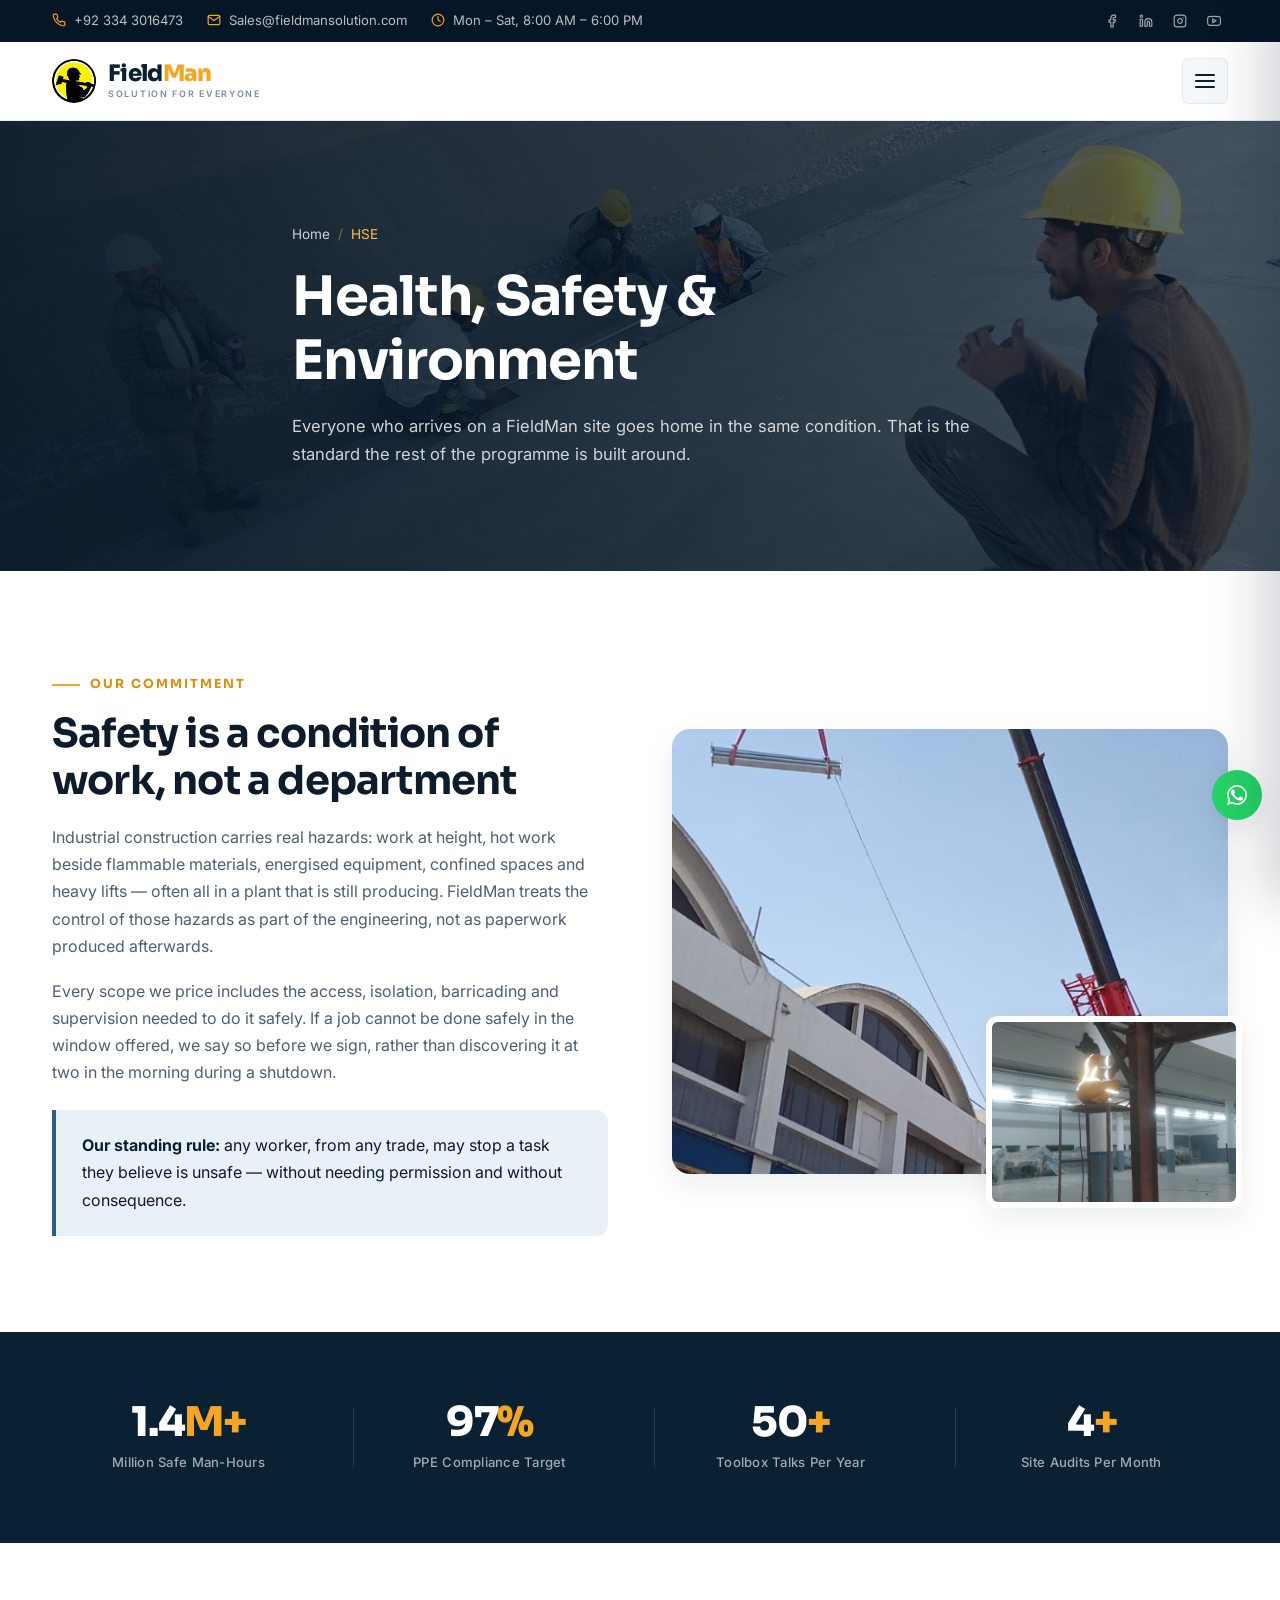
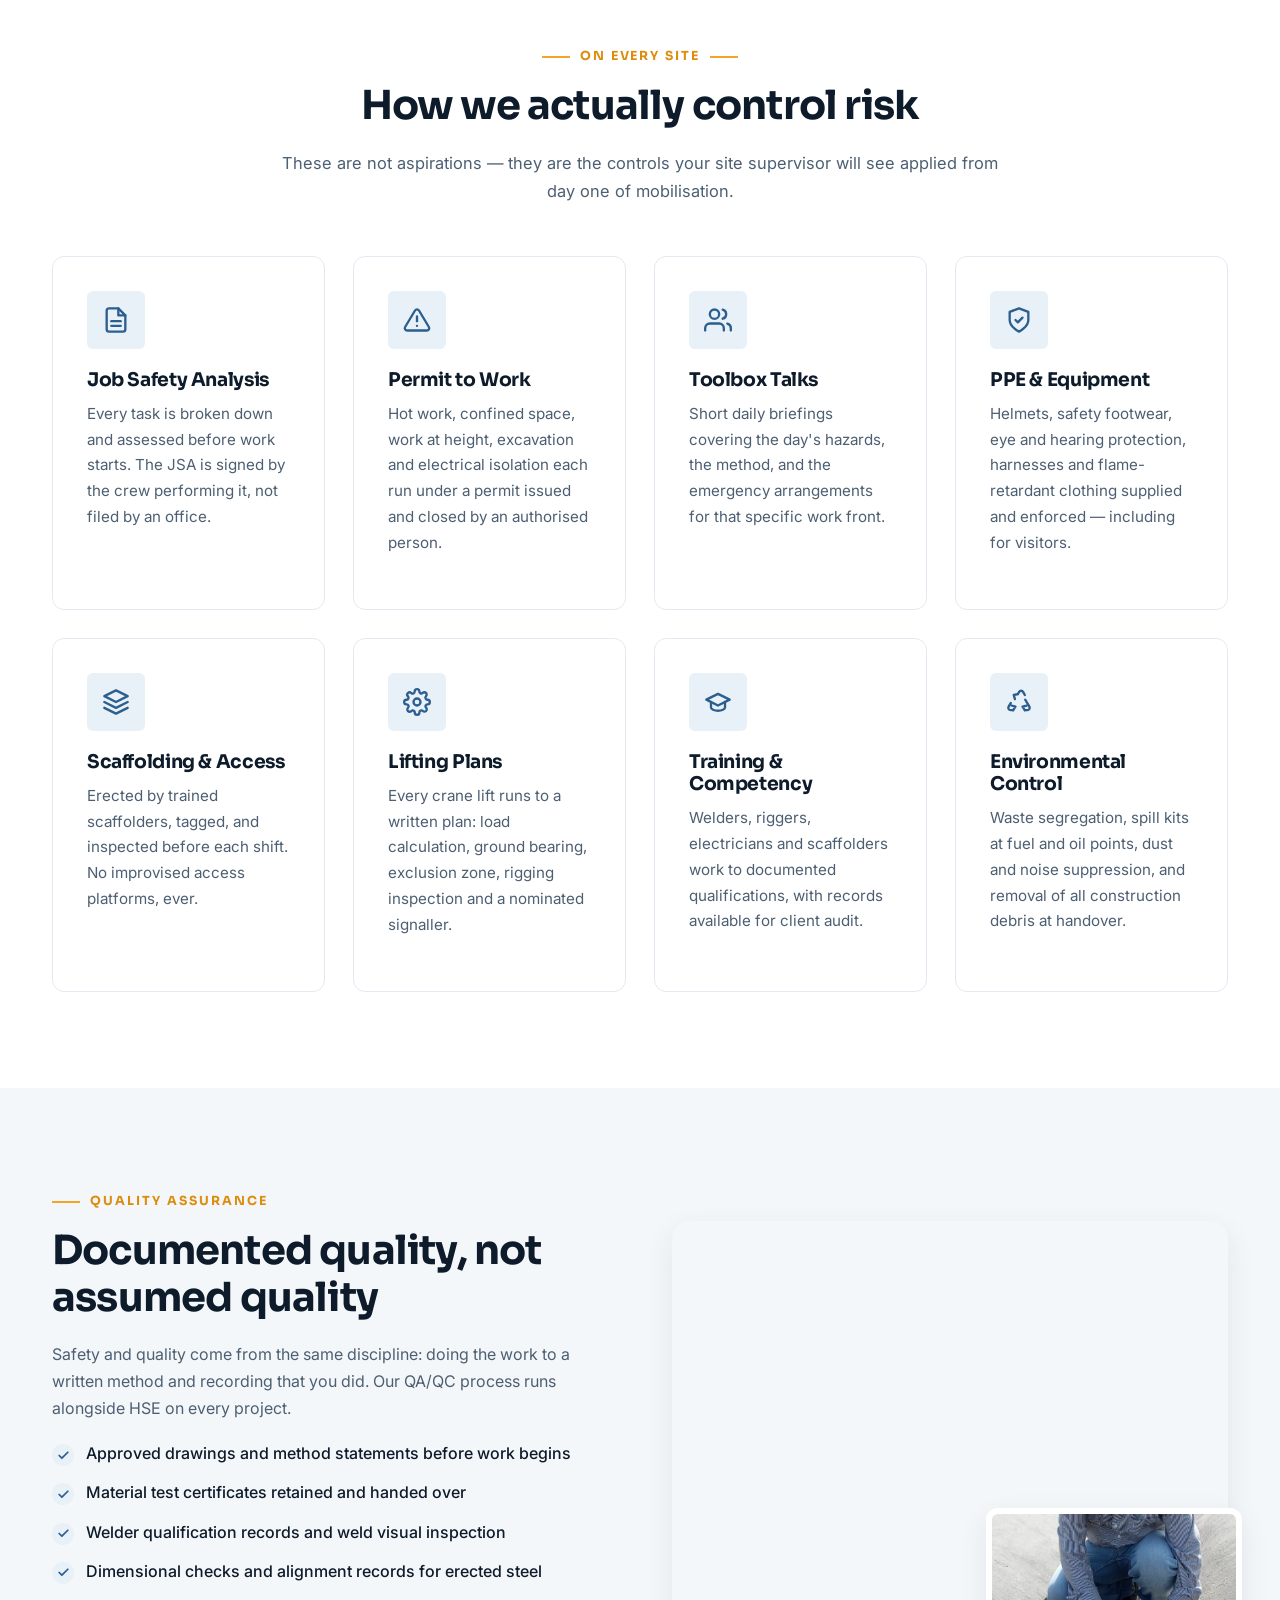
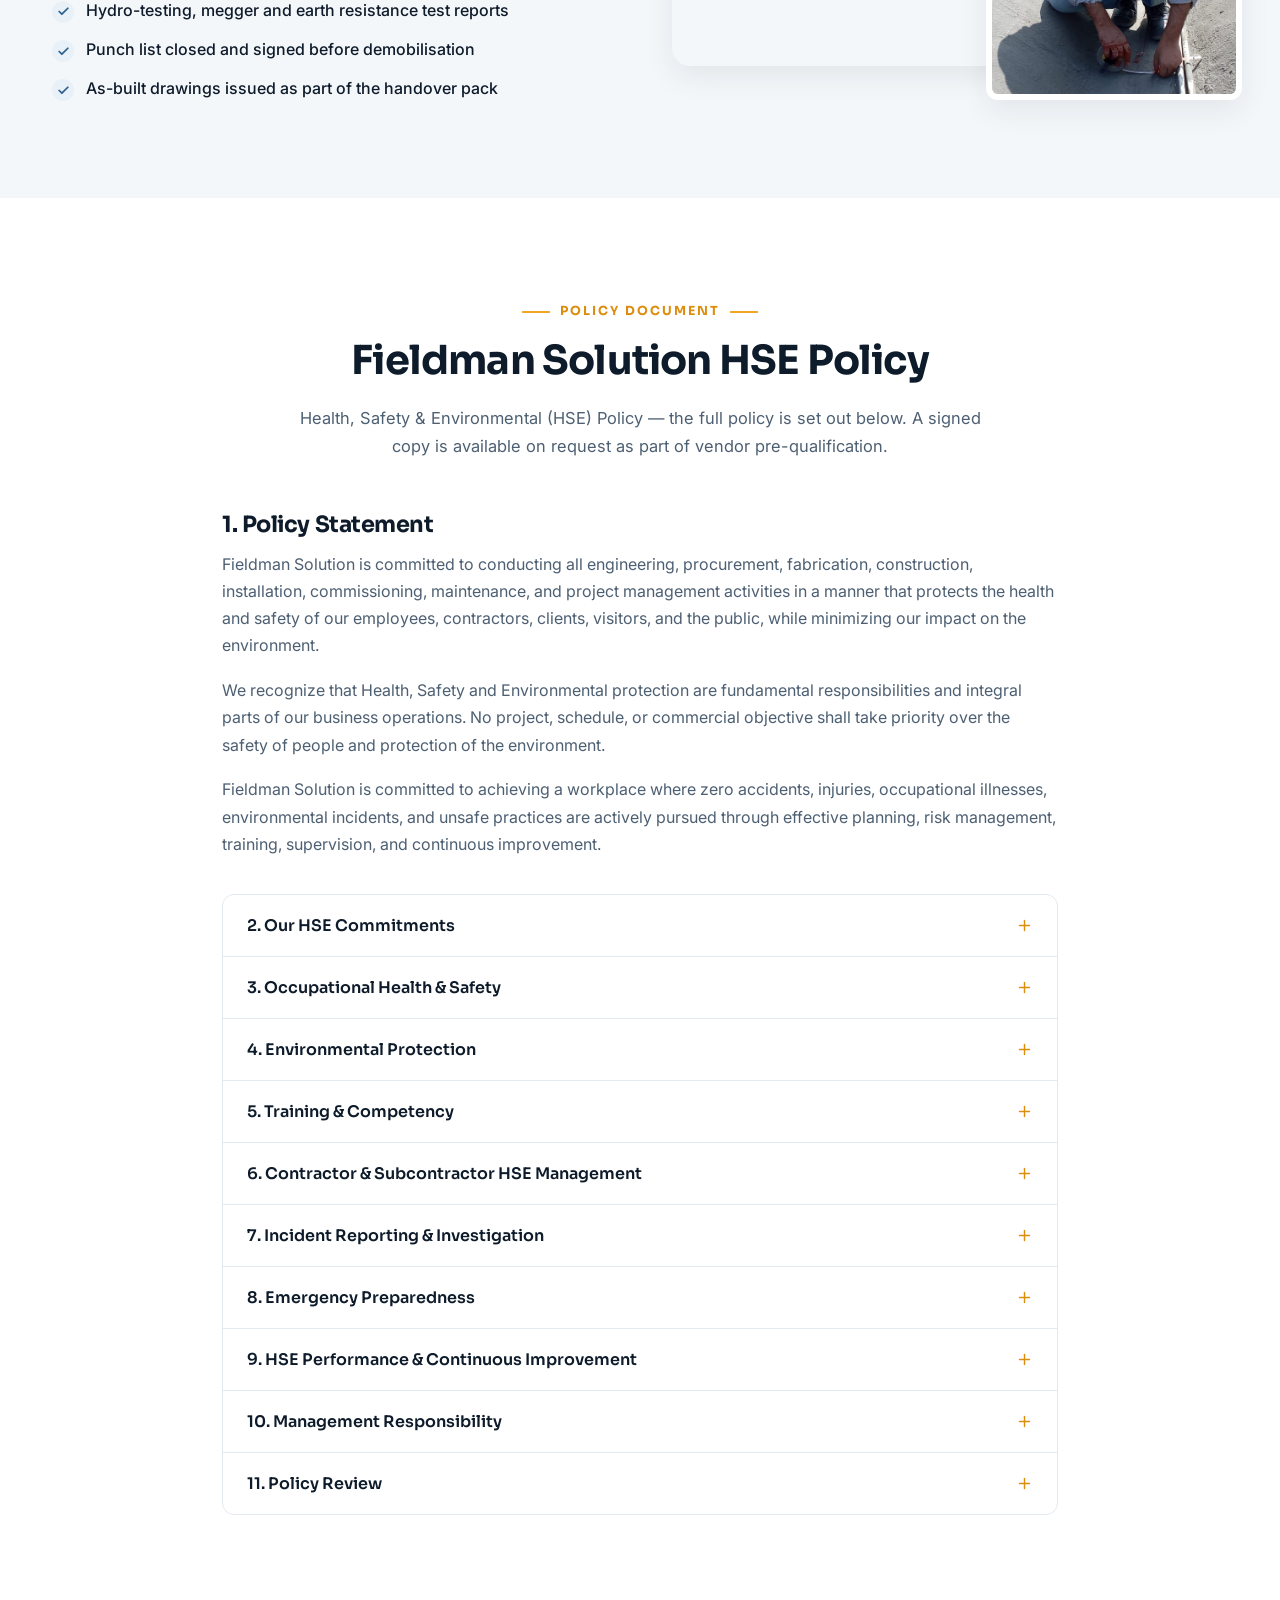
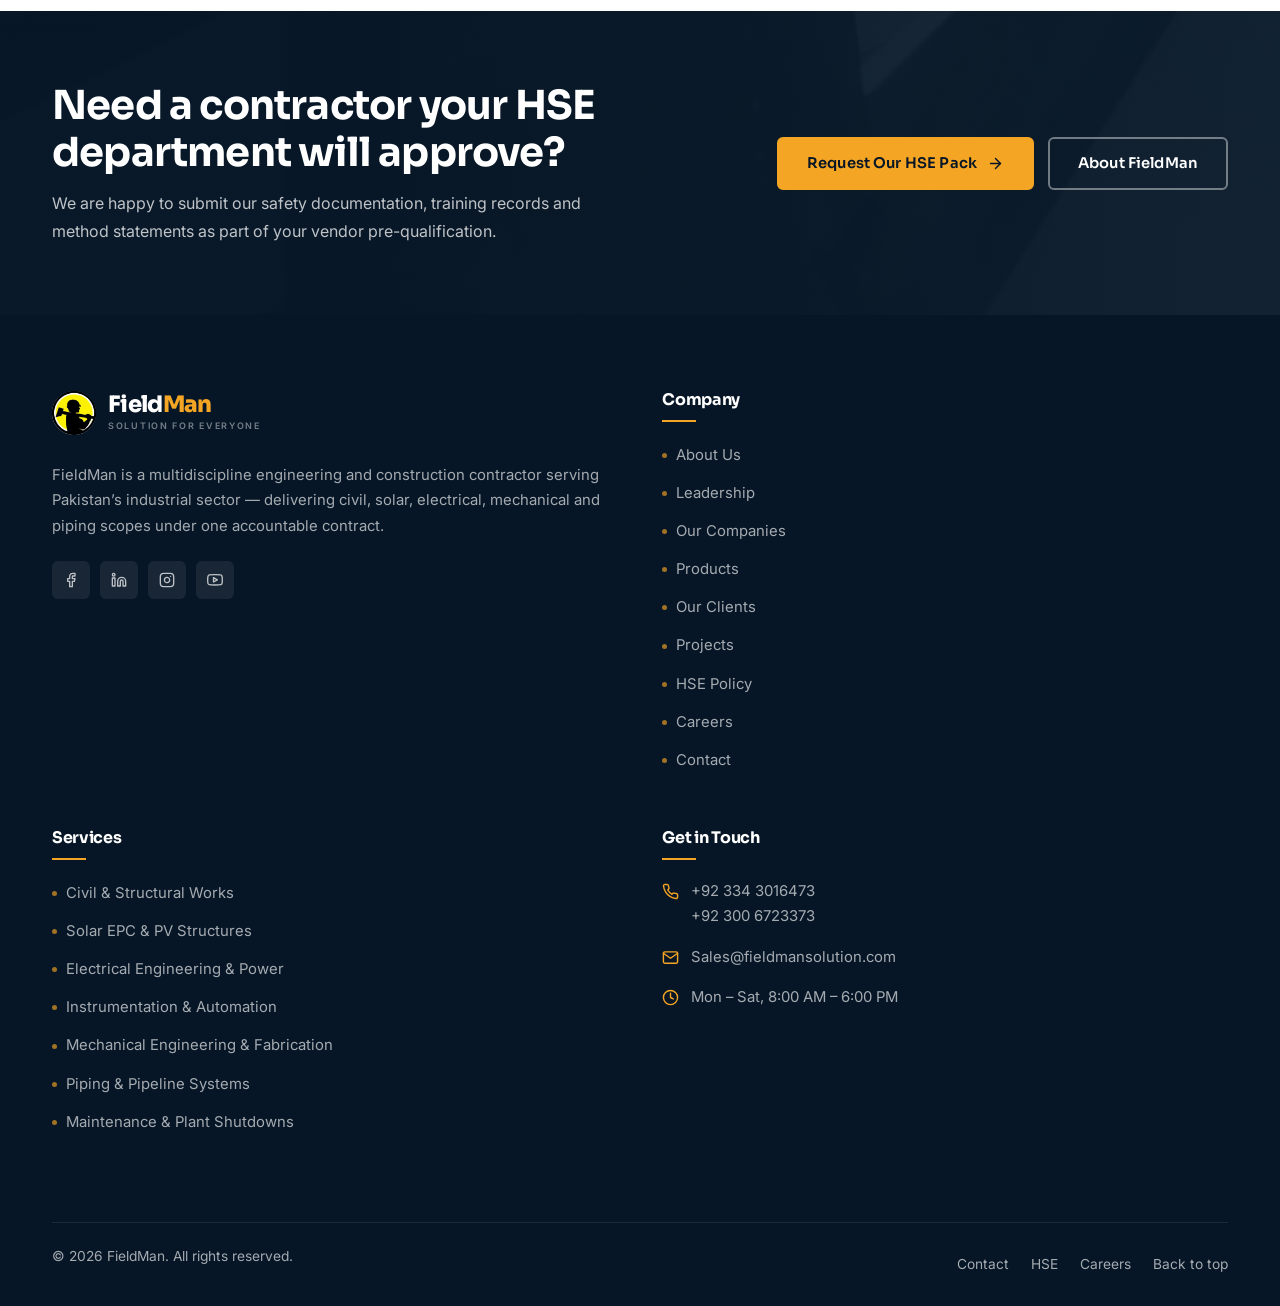
<file: hse.html>
<!DOCTYPE html>
<html lang="en">
<head>
<meta charset="utf-8">
<meta name="viewport" content="width=device-width, initial-scale=1, viewport-fit=cover">
<title>Health, Safety &amp; Environment — FieldMan</title>
<meta name="description" content="FieldMan's HSE approach: documented job safety analyses, permit-to-work, certified scaffolding, lifting plans, PPE compliance and environmental controls on every site.">
<meta name="theme-color" content="#0a2134">
<meta property="og:type" content="website">
<meta property="og:site_name" content="FieldMan">
<meta property="og:title" content="Health, Safety &amp; Environment — FieldMan">
<meta property="og:description" content="FieldMan's HSE approach: documented job safety analyses, permit-to-work, certified scaffolding, lifting plans, PPE compliance and environmental controls on every site.">
<meta property="og:image" content="assets/img/projects/solar-mounting-array.jpg">
<link rel="icon" href="assets/img/favicon.png" type="image/png">
<link rel="apple-touch-icon" href="assets/img/favicon-180.png">
<link rel="preconnect" href="https://fonts.googleapis.com">
<link rel="preconnect" href="https://fonts.gstatic.com" crossorigin>
<link href="https://fonts.googleapis.com/css2?family=Inter:wght@400;500;600;700&family=Sora:wght@600;700;800&display=swap" rel="stylesheet">
<link rel="stylesheet" href="assets/css/style.css">
<noscript><style>.reveal{opacity:1!important;transform:none!important}</style></noscript>
</head>
<body data-page="hse">
<a class="skip-link" href="#main">Skip to main content</a>
<div class="topbar">
  <div class="container topbar-inner">
    <ul class="topbar-list">
      <li><a class="topbar-item" href="tel:+923343016473"><svg xmlns="http://www.w3.org/2000/svg" viewBox="0 0 24 24" fill="none" stroke="currentColor" stroke-width="2" stroke-linecap="round" stroke-linejoin="round" aria-hidden="true"><path d="M22 16.92v3a2 2 0 0 1-2.18 2 19.79 19.79 0 0 1-8.63-3.07 19.5 19.5 0 0 1-6-6 19.79 19.79 0 0 1-3.07-8.67A2 2 0 0 1 4.11 2h3a2 2 0 0 1 2 1.72 12.84 12.84 0 0 0 .7 2.81 2 2 0 0 1-.45 2.11L8.09 9.91a16 16 0 0 0 6 6l1.27-1.27a2 2 0 0 1 2.11-.45 12.84 12.84 0 0 0 2.81.7A2 2 0 0 1 22 16.92z"/></svg> +92 334 3016473</a></li>
      <li><a class="topbar-item" href="mailto:Sales@fieldmansolution.com"><svg xmlns="http://www.w3.org/2000/svg" viewBox="0 0 24 24" fill="none" stroke="currentColor" stroke-width="2" stroke-linecap="round" stroke-linejoin="round" aria-hidden="true"><path d="M4 4h16c1.1 0 2 .9 2 2v12c0 1.1-.9 2-2 2H4c-1.1 0-2-.9-2-2V6c0-1.1.9-2 2-2z"/><polyline points="22,6 12,13 2,6"/></svg> Sales@fieldmansolution.com</a></li>
      <li><span class="topbar-item topbar-item--hours"><svg xmlns="http://www.w3.org/2000/svg" viewBox="0 0 24 24" fill="none" stroke="currentColor" stroke-width="2" stroke-linecap="round" stroke-linejoin="round" aria-hidden="true"><circle cx="12" cy="12" r="10"/><polyline points="12 6 12 12 16 14"/></svg> Mon – Sat, 8:00 AM – 6:00 PM</span></li>
    </ul>
    <div class="topbar-social">
      <a href="#" aria-label="FieldMan on Facebook"><svg xmlns="http://www.w3.org/2000/svg" viewBox="0 0 24 24" fill="none" stroke="currentColor" stroke-width="2" stroke-linecap="round" stroke-linejoin="round" aria-hidden="true"><path d="M18 2h-3a5 5 0 0 0-5 5v3H7v4h3v8h4v-8h3l1-4h-4V7a1 1 0 0 1 1-1h3z"/></svg></a>
      <a href="#" aria-label="FieldMan on LinkedIn"><svg xmlns="http://www.w3.org/2000/svg" viewBox="0 0 24 24" fill="none" stroke="currentColor" stroke-width="2" stroke-linecap="round" stroke-linejoin="round" aria-hidden="true"><path d="M16 8a6 6 0 0 1 6 6v7h-4v-7a2 2 0 0 0-2-2 2 2 0 0 0-2 2v7h-4v-7a6 6 0 0 1 6-6z"/><rect x="2" y="9" width="4" height="12"/><circle cx="4" cy="4" r="2"/></svg></a>
      <a href="#" aria-label="FieldMan on Instagram"><svg xmlns="http://www.w3.org/2000/svg" viewBox="0 0 24 24" fill="none" stroke="currentColor" stroke-width="2" stroke-linecap="round" stroke-linejoin="round" aria-hidden="true"><rect x="2" y="2" width="20" height="20" rx="5"/><path d="M16 11.37A4 4 0 1 1 12.63 8 4 4 0 0 1 16 11.37z"/><line x1="17.5" y1="6.5" x2="17.51" y2="6.5"/></svg></a>
      <a href="#" aria-label="FieldMan on YouTube"><svg xmlns="http://www.w3.org/2000/svg" viewBox="0 0 24 24" fill="none" stroke="currentColor" stroke-width="2" stroke-linecap="round" stroke-linejoin="round" aria-hidden="true"><path d="M22.54 6.42a2.78 2.78 0 0 0-1.94-2C18.88 4 12 4 12 4s-6.88 0-8.6.46a2.78 2.78 0 0 0-1.94 2A29 29 0 0 0 1 11.75a29 29 0 0 0 .46 5.33A2.78 2.78 0 0 0 3.4 19c1.72.46 8.6.46 8.6.46s6.88 0 8.6-.46a2.78 2.78 0 0 0 1.94-2 29 29 0 0 0 .46-5.25 29 29 0 0 0-.46-5.33z"/><polygon points="9.75 15.02 15.5 11.75 9.75 8.48 9.75 15.02"/></svg></a>
    </div>
  </div>
</div>

<header class="header">
  <div class="container header-inner">
    <a class="brand" href="index.html" aria-label="FieldMan — home">
  <img class="brand-mark" src="assets/img/main-logo.jpeg" width="44" height="44" alt="">
  <span class="brand-text">
    <span class="brand-name">Field<span>Man</span></span>
    <span class="brand-tag">Solution for Everyone</span>
  </span>
</a>
    <nav class="nav" aria-label="Main navigation">
      <ul class="nav-list"><li><a class="nav-link" href="index.html">Home</a></li><li class="has-dropdown"><a class="nav-link" href="about.html">About Us <svg class="caret" xmlns="http://www.w3.org/2000/svg" viewBox="0 0 24 24" fill="none" stroke="currentColor" stroke-width="2" stroke-linecap="round" stroke-linejoin="round" aria-hidden="true"><polyline points="6 9 12 15 18 9"/></svg></a><ul class="dropdown"><li><a href="about.html">Company Overview</a></li><li><a href="about.html#leadership">Leadership Team</a></li><li><a href="clients.html">Our Clients</a></li><li><a href="careers.html">Careers</a></li></ul></li><li class="has-dropdown"><a class="nav-link" href="companies.html">Companies <svg class="caret" xmlns="http://www.w3.org/2000/svg" viewBox="0 0 24 24" fill="none" stroke="currentColor" stroke-width="2" stroke-linecap="round" stroke-linejoin="round" aria-hidden="true"><polyline points="6 9 12 15 18 9"/></svg></a><ul class="dropdown"><li><a href="companies.html#fieldman-solution">Fieldman Solution</a></li><li><a href="companies.html#fieldman-tech">Fieldman Tech</a></li><li><a href="companies.html#agro-field">Agro Field</a></li></ul></li><li><a class="nav-link" href="services.html">Services</a></li><li><a class="nav-link" href="products.html">Products</a></li><li><a class="nav-link" href="projects.html">Projects</a></li><li><a class="nav-link" href="hse.html" aria-current="page">HSE</a></li><li><a class="nav-link" href="contact.html">Contact</a></li></ul>
    </nav>
    <div class="header-cta">
      <a class="btn btn-primary btn-sm" href="contact.html#quote">Request a Quote</a>
      <button class="burger" type="button" aria-expanded="false" aria-controls="mobile-nav" aria-label="Open menu">
        <span></span>
      </button>
    </div>
  </div>
</header>

<div class="mobile-backdrop"></div>
<nav class="mobile-nav" id="mobile-nav" aria-label="Mobile navigation">
  <div class="mobile-nav-head">
    <a class="brand" href="index.html" aria-label="FieldMan — home">
  <img class="brand-mark" src="assets/img/main-logo.jpeg" width="44" height="44" alt="">
  <span class="brand-text">
    <span class="brand-name">Field<span>Man</span></span>
    <span class="brand-tag">Solution for Everyone</span>
  </span>
</a>
    <button class="mobile-close" type="button" aria-label="Close menu"><svg xmlns="http://www.w3.org/2000/svg" viewBox="0 0 24 24" fill="none" stroke="currentColor" stroke-width="2" stroke-linecap="round" stroke-linejoin="round" aria-hidden="true"><line x1="18" y1="6" x2="6" y2="18"/><line x1="6" y1="6" x2="18" y2="18"/></svg></button>
  </div>
  <ul class="mobile-list"><li><a href="index.html">Home</a></li><li><button class="mobile-sub-toggle" aria-expanded="false" aria-controls="msub-about">About Us <svg xmlns="http://www.w3.org/2000/svg" viewBox="0 0 24 24" fill="none" stroke="currentColor" stroke-width="2" stroke-linecap="round" stroke-linejoin="round" aria-hidden="true"><polyline points="6 9 12 15 18 9"/></svg></button><ul class="mobile-sub" id="msub-about"><li><a href="about.html">Overview</a></li><li><a href="about.html">Company Overview</a></li><li><a href="about.html#leadership">Leadership Team</a></li><li><a href="clients.html">Our Clients</a></li><li><a href="careers.html">Careers</a></li></ul></li><li><button class="mobile-sub-toggle" aria-expanded="false" aria-controls="msub-companies">Companies <svg xmlns="http://www.w3.org/2000/svg" viewBox="0 0 24 24" fill="none" stroke="currentColor" stroke-width="2" stroke-linecap="round" stroke-linejoin="round" aria-hidden="true"><polyline points="6 9 12 15 18 9"/></svg></button><ul class="mobile-sub" id="msub-companies"><li><a href="companies.html#fieldman-solution">Fieldman Solution</a></li><li><a href="companies.html#fieldman-tech">Fieldman Tech</a></li><li><a href="companies.html#agro-field">Agro Field</a></li></ul></li><li><a href="services.html">Services</a></li><li><a href="products.html">Products</a></li><li><a href="projects.html">Projects</a></li><li><a href="hse.html" aria-current="page">HSE</a></li><li><a href="contact.html">Contact</a></li></ul>
  <a class="btn btn-primary btn-block" href="contact.html#quote">Request a Quote</a>
  <div class="mobile-contact">
    <a class="topbar-item" href="tel:+923343016473"><svg xmlns="http://www.w3.org/2000/svg" viewBox="0 0 24 24" fill="none" stroke="currentColor" stroke-width="2" stroke-linecap="round" stroke-linejoin="round" aria-hidden="true"><path d="M22 16.92v3a2 2 0 0 1-2.18 2 19.79 19.79 0 0 1-8.63-3.07 19.5 19.5 0 0 1-6-6 19.79 19.79 0 0 1-3.07-8.67A2 2 0 0 1 4.11 2h3a2 2 0 0 1 2 1.72 12.84 12.84 0 0 0 .7 2.81 2 2 0 0 1-.45 2.11L8.09 9.91a16 16 0 0 0 6 6l1.27-1.27a2 2 0 0 1 2.11-.45 12.84 12.84 0 0 0 2.81.7A2 2 0 0 1 22 16.92z"/></svg> +92 334 3016473</a>
    <a class="topbar-item" href="mailto:Sales@fieldmansolution.com"><svg xmlns="http://www.w3.org/2000/svg" viewBox="0 0 24 24" fill="none" stroke="currentColor" stroke-width="2" stroke-linecap="round" stroke-linejoin="round" aria-hidden="true"><path d="M4 4h16c1.1 0 2 .9 2 2v12c0 1.1-.9 2-2 2H4c-1.1 0-2-.9-2-2V6c0-1.1.9-2 2-2z"/><polyline points="22,6 12,13 2,6"/></svg> Sales@fieldmansolution.com</a>
    <span class="topbar-item"><svg xmlns="http://www.w3.org/2000/svg" viewBox="0 0 24 24" fill="none" stroke="currentColor" stroke-width="2" stroke-linecap="round" stroke-linejoin="round" aria-hidden="true"><path d="M21 10c0 7-9 13-9 13s-9-6-9-13a9 9 0 0 1 18 0z"/><circle cx="12" cy="10" r="3"/></svg> P-130 Gulshan-e-Roomi, Gulistan-e-Jauhar Block 8, Karachi</span>
  </div>
</nav>

<main id="main">
<section class="page-hero">
  <div class="page-hero-media"><img src="assets/img/projects/civil-site-survey-team.jpg" alt="" fetchpriority="high" decoding="async"></div>
  <div class="container page-hero-inner">
    <ul class="breadcrumb"><li><a href="index.html">Home</a></li><li aria-current="page">HSE</li></ul>
    <h1>Health, Safety &amp; Environment</h1>
    <p>Everyone who arrives on a FieldMan site goes home in the same condition. That is the standard the rest of the programme is built around.</p>
  </div>
</section>
<section class="section">
  <div class="container split">
    <div class="reveal">
      <span class="eyebrow">Our Commitment</span>
      <h2 class="section-title">Safety is a condition of work, not a department</h2>
      <p>Industrial construction carries real hazards: work at height, hot work beside flammable
      materials, energised equipment, confined spaces and heavy lifts — often all in a plant that is
      still producing. FieldMan treats the control of those hazards as part of the engineering, not as
      paperwork produced afterwards.</p>
      <p>Every scope we price includes the access, isolation, barricading and supervision needed to do
      it safely. If a job cannot be done safely in the window offered, we say so before we sign,
      rather than discovering it at two in the morning during a shutdown.</p>
      <div class="callout mt-3">
        <strong>Our standing rule:</strong> any worker, from any trade, may stop a task they believe
        is unsafe — without needing permission and without consequence.
      </div>
    </div>
    <div class="split-media reveal" data-delay="120">
      <div class="media-stack">
        <div class="media-main"><img src="assets/img/projects/erection-crane-mobilisation.jpg" alt="Barricaded crane lifting zone alongside a live production hall" loading="lazy" decoding="async"></div>
        <div class="media-float"><img src="assets/img/projects/steel-column-welding.jpg" alt="Welder working at height with full personal protective equipment" loading="lazy" decoding="async"></div>
      </div>
    </div>
  </div>
</section>

<section class="section section--tight stats-band">
  <div class="container">
    <div class="grid grid-4"><div class="stat">
  <div class="stat-num"><span data-count="1.5" data-decimals="1">0</span><span class="suffix">M+</span></div>
  <div class="stat-label">Million Safe Man-Hours</div>
</div> <div class="stat">
  <div class="stat-num"><span data-count="100">0</span><span class="suffix">%</span></div>
  <div class="stat-label">PPE Compliance Target</div>
</div> <div class="stat">
  <div class="stat-num"><span data-count="52">0</span><span class="suffix">+</span></div>
  <div class="stat-label">Toolbox Talks Per Year</div>
</div> <div class="stat">
  <div class="stat-num"><span data-count="4">0</span><span class="suffix">+</span></div>
  <div class="stat-label">Site Audits Per Month</div>
</div></div>
  </div>
</section>
<section class="section">
  <div class="container">
    <div class="section-head section-head--center reveal">
      <span class="eyebrow">On Every Site</span>
      <h2 class="section-title">How we actually control risk</h2>
      <p class="section-sub">These are not aspirations — they are the controls your site supervisor
      will see applied from day one of mobilisation.</p>
    </div>
    <div class="grid grid-4"><article class="service-card reveal" data-delay="0">
  <div class="service-icon"><svg xmlns="http://www.w3.org/2000/svg" viewBox="0 0 24 24" fill="none" stroke="currentColor" stroke-width="2" stroke-linecap="round" stroke-linejoin="round" aria-hidden="true"><path d="M14 2H6a2 2 0 0 0-2 2v16a2 2 0 0 0 2 2h12a2 2 0 0 0 2-2V8z"/><polyline points="14 2 14 8 20 8"/><line x1="16" y1="13" x2="8" y2="13"/><line x1="16" y1="17" x2="8" y2="17"/></svg></div>
  <h3>Job Safety Analysis</h3>
  <p>Every task is broken down and assessed before work starts. The JSA is signed by the crew performing it, not filed by an office.</p>
</article><article class="service-card reveal" data-delay="60">
  <div class="service-icon"><svg xmlns="http://www.w3.org/2000/svg" viewBox="0 0 24 24" fill="none" stroke="currentColor" stroke-width="2" stroke-linecap="round" stroke-linejoin="round" aria-hidden="true"><path d="M10.29 3.86L1.82 18a2 2 0 0 0 1.71 3h16.94a2 2 0 0 0 1.71-3L13.71 3.86a2 2 0 0 0-3.42 0z"/><line x1="12" y1="9" x2="12" y2="13"/><line x1="12" y1="17" x2="12.01" y2="17"/></svg></div>
  <h3>Permit to Work</h3>
  <p>Hot work, confined space, work at height, excavation and electrical isolation each run under a permit issued and closed by an authorised person.</p>
</article><article class="service-card reveal" data-delay="120">
  <div class="service-icon"><svg xmlns="http://www.w3.org/2000/svg" viewBox="0 0 24 24" fill="none" stroke="currentColor" stroke-width="2" stroke-linecap="round" stroke-linejoin="round" aria-hidden="true"><path d="M17 21v-2a4 4 0 0 0-4-4H5a4 4 0 0 0-4 4v2"/><circle cx="9" cy="7" r="4"/><path d="M23 21v-2a4 4 0 0 0-3-3.87"/><path d="M16 3.13a4 4 0 0 1 0 7.75"/></svg></div>
  <h3>Toolbox Talks</h3>
  <p>Short daily briefings covering the day's hazards, the method, and the emergency arrangements for that specific work front.</p>
</article><article class="service-card reveal" data-delay="180">
  <div class="service-icon"><svg xmlns="http://www.w3.org/2000/svg" viewBox="0 0 24 24" fill="none" stroke="currentColor" stroke-width="2" stroke-linecap="round" stroke-linejoin="round" aria-hidden="true"><path d="M12 22s8-4 8-10V5l-8-3-8 3v7c0 6 8 10 8 10z"/><polyline points="9 12 11 14 15 10"/></svg></div>
  <h3>PPE &amp; Equipment</h3>
  <p>Helmets, safety footwear, eye and hearing protection, harnesses and flame-retardant clothing supplied and enforced — including for visitors.</p>
</article><article class="service-card reveal" data-delay="240">
  <div class="service-icon"><svg xmlns="http://www.w3.org/2000/svg" viewBox="0 0 24 24" fill="none" stroke="currentColor" stroke-width="2" stroke-linecap="round" stroke-linejoin="round" aria-hidden="true"><polygon points="12 2 2 7 12 12 22 7 12 2"/><polyline points="2 17 12 22 22 17"/><polyline points="2 12 12 17 22 12"/></svg></div>
  <h3>Scaffolding &amp; Access</h3>
  <p>Erected by trained scaffolders, tagged, and inspected before each shift. No improvised access platforms, ever.</p>
</article><article class="service-card reveal" data-delay="300">
  <div class="service-icon"><svg xmlns="http://www.w3.org/2000/svg" viewBox="0 0 24 24" fill="none" stroke="currentColor" stroke-width="2" stroke-linecap="round" stroke-linejoin="round" aria-hidden="true"><circle cx="12" cy="12" r="3"/><path d="M19.4 15a1.65 1.65 0 0 0 .33 1.82l.06.06a2 2 0 1 1-2.83 2.83l-.06-.06a1.65 1.65 0 0 0-1.82-.33 1.65 1.65 0 0 0-1 1.51V21a2 2 0 0 1-4 0v-.09A1.65 1.65 0 0 0 9 19.4a1.65 1.65 0 0 0-1.82.33l-.06.06a2 2 0 1 1-2.83-2.83l.06-.06a1.65 1.65 0 0 0 .33-1.82 1.65 1.65 0 0 0-1.51-1H3a2 2 0 0 1 0-4h.09A1.65 1.65 0 0 0 4.6 9a1.65 1.65 0 0 0-.33-1.82l-.06-.06a2 2 0 1 1 2.83-2.83l.06.06A1.65 1.65 0 0 0 9 4.6a1.65 1.65 0 0 0 1-1.51V3a2 2 0 0 1 4 0v.09a1.65 1.65 0 0 0 1 1.51 1.65 1.65 0 0 0 1.82-.33l.06-.06a2 2 0 1 1 2.83 2.83l-.06.06A1.65 1.65 0 0 0 19.4 9v.09a1.65 1.65 0 0 0 1.51 1H21a2 2 0 0 1 0 4h-.09a1.65 1.65 0 0 0-1.51 1z"/></svg></div>
  <h3>Lifting Plans</h3>
  <p>Every crane lift runs to a written plan: load calculation, ground bearing, exclusion zone, rigging inspection and a nominated signaller.</p>
</article><article class="service-card reveal" data-delay="360">
  <div class="service-icon"><svg xmlns="http://www.w3.org/2000/svg" viewBox="0 0 24 24" fill="none" stroke="currentColor" stroke-width="2" stroke-linecap="round" stroke-linejoin="round" aria-hidden="true"><path d="M22 10L12 5 2 10l10 5 10-5z"/><path d="M6 12v5c0 1 2.7 2.5 6 2.5s6-1.5 6-2.5v-5"/></svg></div>
  <h3>Training &amp; Competency</h3>
  <p>Welders, riggers, electricians and scaffolders work to documented qualifications, with records available for client audit.</p>
</article><article class="service-card reveal" data-delay="420">
  <div class="service-icon"><svg xmlns="http://www.w3.org/2000/svg" viewBox="0 0 24 24" fill="none" stroke="currentColor" stroke-width="2" stroke-linecap="round" stroke-linejoin="round" aria-hidden="true"><path d="M7 19H4.8a2 2 0 0 1-1.7-3l1.9-3.2"/><path d="M11 5.2l1.1-1.9a2 2 0 0 1 3.4 0L17 6"/><path d="M17 19h2.2a2 2 0 0 0 1.7-3l-3.6-6"/><polyline points="7 19 9 16 5.5 15"/><polyline points="17 19 15 16 18.5 15.2"/><polyline points="11 5.2 7.5 6 8.5 9.5"/></svg></div>
  <h3>Environmental Control</h3>
  <p>Waste segregation, spill kits at fuel and oil points, dust and noise suppression, and removal of all construction debris at handover.</p>
</article></div>
  </div>
</section>
<section class="section section--surface">
  <div class="container split split--media-right">
    <div class="reveal">
      <span class="eyebrow">Quality Assurance</span>
      <h2 class="section-title">Documented quality, not assumed quality</h2>
      <p>Safety and quality come from the same discipline: doing the work to a written method and
      recording that you did. Our QA/QC process runs alongside HSE on every project.</p>
      <ul class="check-list mt-3">
        <li>Approved drawings and method statements before work begins</li>
        <li>Material test certificates retained and handed over</li>
        <li>Welder qualification records and weld visual inspection</li>
        <li>Dimensional checks and alignment records for erected steel</li>
        <li>Hydro-testing, megger and earth resistance test reports</li>
        <li>Punch list closed and signed before demobilisation</li>
        <li>As-built drawings issued as part of the handover pack</li>
      </ul>
    </div>
    <div class="split-media reveal" data-delay="120">
      <div class="media-stack">
        <div class="media-main"><img src="assets/img/projects/piping-valve-manifold.jpg" alt="Utility valve manifold with engineered pipe supports" loading="lazy" decoding="async"></div>
        <div class="media-float"><img src="assets/img/projects/civil-layout-marking.jpg" alt="Anchor positions marked and verified against approved drawings" loading="lazy" decoding="async"></div>
      </div>
    </div>
  </div>
</section>
<section class="section" id="policy">
  <div class="container" style="max-width:900px">
    <div class="section-head section-head--center reveal">
      <span class="eyebrow">Policy Document</span>
      <h2 class="section-title">Fieldman Solution HSE Policy</h2>
      <p class="section-sub">Health, Safety &amp; Environmental (HSE) Policy — the full policy is set
      out below. A signed copy is available on request as part of vendor pre-qualification.</p>
    </div>
    <div class="reveal">
      <h3>1. Policy Statement</h3>
      <p>Fieldman Solution is committed to conducting all engineering, procurement, fabrication,
      construction, installation, commissioning, maintenance, and project management activities in a
      manner that protects the health and safety of our employees, contractors, clients, visitors, and
      the public, while minimizing our impact on the environment.</p>
      <p>We recognize that Health, Safety and Environmental protection are fundamental responsibilities
      and integral parts of our business operations. No project, schedule, or commercial objective shall
      take priority over the safety of people and protection of the environment.</p>
      <p>Fieldman Solution is committed to achieving a workplace where zero accidents, injuries,
      occupational illnesses, environmental incidents, and unsafe practices are actively pursued through
      effective planning, risk management, training, supervision, and continuous improvement.</p>
    </div>

    <div class="accordion reveal mt-4">
      <div class="acc-item">
        <h3 style="margin:0"><button class="acc-btn" type="button" aria-expanded="false" aria-controls="hse-pol-0">
          2. Our HSE Commitments <svg xmlns="http://www.w3.org/2000/svg" viewBox="0 0 24 24" fill="none" stroke="currentColor" stroke-width="2" stroke-linecap="round" stroke-linejoin="round" aria-hidden="true"><line x1="12" y1="5" x2="12" y2="19"/><line x1="5" y1="12" x2="19" y2="12"/></svg>
        </button></h3>
        <div class="acc-panel" id="hse-pol-0">
          <p>Fieldman Solution shall:</p>
          <ul class="check-list mt-3">
            <li>Comply with applicable national and local HSE laws, regulations, permits, and client requirements.</li>
            <li>Establish and maintain safe working conditions at all project sites, workshops, offices, and operational areas.</li>
            <li>Identify workplace hazards and assess associated risks before and during execution of work.</li>
            <li>Implement appropriate controls to eliminate hazards or reduce risks to an acceptable level.</li>
            <li>Provide appropriate Personal Protective Equipment (PPE) and ensure its correct use.</li>
            <li>Provide HSE training, toolbox talks, inductions, and awareness programs for employees and subcontractors.</li>
            <li>Ensure that employees have the right and responsibility to stop unsafe work without fear of disciplinary action.</li>
            <li>Maintain effective emergency preparedness and response procedures.</li>
            <li>Investigate accidents, near misses, unsafe acts, and environmental incidents to identify root causes and prevent recurrence.</li>
            <li>Maintain good housekeeping and safe access/egress at all workplaces.</li>
            <li>Protect employees and workers from occupational health hazards through appropriate monitoring and preventive measures.</li>
            <li>Minimize waste generation and promote responsible waste handling, segregation, recycling, and disposal.</li>
            <li>Prevent unnecessary pollution of air, water, soil, and surrounding areas.</li>
            <li>Promote efficient use of energy, water, fuel, raw materials, and other resources.</li>
            <li>Select equipment, materials, and working methods with due consideration to health, safety, and environmental impacts.</li>
            <li>Communicate HSE requirements clearly to employees, contractors, suppliers, visitors, and other relevant stakeholders.</li>
            <li>Regularly monitor and review HSE performance and implement corrective and preventive actions.</li>
          </ul>
        </div>
      </div>
      <div class="acc-item">
        <h3 style="margin:0"><button class="acc-btn" type="button" aria-expanded="false" aria-controls="hse-pol-1">
          3. Occupational Health &amp; Safety <svg xmlns="http://www.w3.org/2000/svg" viewBox="0 0 24 24" fill="none" stroke="currentColor" stroke-width="2" stroke-linecap="round" stroke-linejoin="round" aria-hidden="true"><line x1="12" y1="5" x2="12" y2="19"/><line x1="5" y1="12" x2="19" y2="12"/></svg>
        </button></h3>
        <div class="acc-panel" id="hse-pol-1">
          <p>Fieldman Solution is committed to protecting the physical and occupational health of all
          personnel involved in our activities. Our safety practices include:</p>
          <ul class="check-list mt-3">
            <li>Site and job-specific Risk Assessments and Job Safety Analysis (JSA).</li>
            <li>Permit-to-Work systems where required.</li>
            <li>Safe systems of work for high-risk activities.</li>
            <li>Proper PPE selection and enforcement.</li>
            <li>Electrical safety and isolation procedures.</li>
            <li>Working-at-height controls.</li>
            <li>Lifting and rigging safety.</li>
            <li>Hot work and welding safety.</li>
            <li>Confined-space entry controls.</li>
            <li>Excavation and trenching safety.</li>
            <li>Chemical and hazardous-material handling.</li>
            <li>Machinery and equipment safety.</li>
            <li>Fire prevention and emergency response.</li>
            <li>First-aid facilities and emergency medical arrangements.</li>
            <li>Safe transportation and material handling practices.</li>
          </ul>
        </div>
      </div>
      <div class="acc-item">
        <h3 style="margin:0"><button class="acc-btn" type="button" aria-expanded="false" aria-controls="hse-pol-2">
          4. Environmental Protection <svg xmlns="http://www.w3.org/2000/svg" viewBox="0 0 24 24" fill="none" stroke="currentColor" stroke-width="2" stroke-linecap="round" stroke-linejoin="round" aria-hidden="true"><line x1="12" y1="5" x2="12" y2="19"/><line x1="5" y1="12" x2="19" y2="12"/></svg>
        </button></h3>
        <div class="acc-panel" id="hse-pol-2">
          <p>Fieldman Solution recognizes its responsibility to protect the environment throughout the
          project lifecycle. We shall strive to:</p>
          <ul class="check-list mt-3">
            <li>Prevent uncontrolled release of pollutants.</li>
            <li>Properly segregate and dispose of industrial and general waste.</li>
            <li>Control oil, chemical, and fuel spills.</li>
            <li>Minimize dust, fumes, noise, and other environmental impacts.</li>
            <li>Prevent contamination of soil and water resources.</li>
            <li>Encourage recycling and reuse of materials wherever practicable.</li>
            <li>Reduce unnecessary energy and water consumption.</li>
            <li>Promote environmentally responsible procurement and construction practices.</li>
            <li>Comply with applicable environmental requirements and project-specific environmental management plans.</li>
          </ul>
        </div>
      </div>
      <div class="acc-item">
        <h3 style="margin:0"><button class="acc-btn" type="button" aria-expanded="false" aria-controls="hse-pol-3">
          5. Training &amp; Competency <svg xmlns="http://www.w3.org/2000/svg" viewBox="0 0 24 24" fill="none" stroke="currentColor" stroke-width="2" stroke-linecap="round" stroke-linejoin="round" aria-hidden="true"><line x1="12" y1="5" x2="12" y2="19"/><line x1="5" y1="12" x2="19" y2="12"/></svg>
        </button></h3>
        <div class="acc-panel" id="hse-pol-3">
          <p>Fieldman Solution considers competent personnel essential to safe project execution.
          Accordingly, we will provide appropriate:</p>
          <ul class="check-list mt-3">
            <li>HSE induction training.</li>
            <li>Job-specific safety training.</li>
            <li>Toolbox talks.</li>
            <li>Emergency response training.</li>
            <li>Fire safety training.</li>
            <li>First-aid awareness.</li>
            <li>PPE training.</li>
            <li>Lifting and rigging awareness.</li>
            <li>Electrical and instrumentation safety training.</li>
            <li>Work-at-height and confined-space awareness.</li>
            <li>Environmental awareness training.</li>
          </ul>
          <p class="mt-3">Personnel shall only be assigned tasks for which they are appropriately
          trained, competent, and authorized.</p>
        </div>
      </div>
      <div class="acc-item">
        <h3 style="margin:0"><button class="acc-btn" type="button" aria-expanded="false" aria-controls="hse-pol-4">
          6. Contractor &amp; Subcontractor HSE Management <svg xmlns="http://www.w3.org/2000/svg" viewBox="0 0 24 24" fill="none" stroke="currentColor" stroke-width="2" stroke-linecap="round" stroke-linejoin="round" aria-hidden="true"><line x1="12" y1="5" x2="12" y2="19"/><line x1="5" y1="12" x2="19" y2="12"/></svg>
        </button></h3>
        <div class="acc-panel" id="hse-pol-4">
          <p>All contractors and subcontractors working under Fieldman Solution shall be required to
          comply with applicable HSE requirements. Their performance shall be monitored through:</p>
          <ul class="check-list mt-3">
            <li>HSE induction and orientation.</li>
            <li>Risk assessments and method statements.</li>
            <li>Inspection and supervision.</li>
            <li>PPE compliance.</li>
            <li>Toolbox meetings.</li>
            <li>Incident and near-miss reporting.</li>
            <li>Corrective action tracking.</li>
            <li>Periodic HSE performance reviews.</li>
          </ul>
        </div>
      </div>
      <div class="acc-item">
        <h3 style="margin:0"><button class="acc-btn" type="button" aria-expanded="false" aria-controls="hse-pol-5">
          7. Incident Reporting &amp; Investigation <svg xmlns="http://www.w3.org/2000/svg" viewBox="0 0 24 24" fill="none" stroke="currentColor" stroke-width="2" stroke-linecap="round" stroke-linejoin="round" aria-hidden="true"><line x1="12" y1="5" x2="12" y2="19"/><line x1="5" y1="12" x2="19" y2="12"/></svg>
        </button></h3>
        <div class="acc-panel" id="hse-pol-5">
          <p>All accidents, injuries, near misses, property damage incidents, environmental incidents,
          and unsafe conditions shall be reported promptly.</p>
          <p>Fieldman Solution will investigate significant incidents to determine root causes and
          contributing factors and implement corrective and preventive actions to reduce the possibility
          of recurrence.</p>
        </div>
      </div>
      <div class="acc-item">
        <h3 style="margin:0"><button class="acc-btn" type="button" aria-expanded="false" aria-controls="hse-pol-6">
          8. Emergency Preparedness <svg xmlns="http://www.w3.org/2000/svg" viewBox="0 0 24 24" fill="none" stroke="currentColor" stroke-width="2" stroke-linecap="round" stroke-linejoin="round" aria-hidden="true"><line x1="12" y1="5" x2="12" y2="19"/><line x1="5" y1="12" x2="19" y2="12"/></svg>
        </button></h3>
        <div class="acc-panel" id="hse-pol-6">
          <p>Fieldman Solution shall maintain appropriate emergency preparedness arrangements based on
          the nature and risk profile of each project. Emergency planning may include response
          procedures for:</p>
          <ul class="check-list mt-3">
            <li>Fire and explosion.</li>
            <li>Electrical emergencies.</li>
            <li>Medical emergencies.</li>
            <li>Chemical or fuel spills.</li>
            <li>Gas releases.</li>
            <li>Equipment failure.</li>
            <li>Confined-space emergencies.</li>
            <li>Severe weather and natural hazards.</li>
            <li>Evacuation and rescue situations.</li>
          </ul>
          <p class="mt-3">Emergency procedures shall be communicated to relevant personnel and
          periodically reviewed and tested where appropriate.</p>
        </div>
      </div>
      <div class="acc-item">
        <h3 style="margin:0"><button class="acc-btn" type="button" aria-expanded="false" aria-controls="hse-pol-7">
          9. HSE Performance &amp; Continuous Improvement <svg xmlns="http://www.w3.org/2000/svg" viewBox="0 0 24 24" fill="none" stroke="currentColor" stroke-width="2" stroke-linecap="round" stroke-linejoin="round" aria-hidden="true"><line x1="12" y1="5" x2="12" y2="19"/><line x1="5" y1="12" x2="19" y2="12"/></svg>
        </button></h3>
        <div class="acc-panel" id="hse-pol-7">
          <p>Fieldman Solution is committed to continually improving its HSE performance through:</p>
          <ul class="check-list mt-3">
            <li>Regular workplace inspections.</li>
            <li>HSE audits.</li>
            <li>Risk assessments.</li>
            <li>Safety observations.</li>
            <li>Incident and near-miss analysis.</li>
            <li>Corrective and preventive actions.</li>
            <li>Management reviews.</li>
            <li>Employee participation and feedback.</li>
            <li>Monitoring of HSE performance indicators.</li>
          </ul>
          <p class="mt-3">Our goal is to develop a strong safety culture in which every individual takes
          personal responsibility for their own safety and the safety of others.</p>
        </div>
      </div>
      <div class="acc-item">
        <h3 style="margin:0"><button class="acc-btn" type="button" aria-expanded="false" aria-controls="hse-pol-8">
          10. Management Responsibility <svg xmlns="http://www.w3.org/2000/svg" viewBox="0 0 24 24" fill="none" stroke="currentColor" stroke-width="2" stroke-linecap="round" stroke-linejoin="round" aria-hidden="true"><line x1="12" y1="5" x2="12" y2="19"/><line x1="5" y1="12" x2="19" y2="12"/></svg>
        </button></h3>
        <div class="acc-panel" id="hse-pol-8">
          <p>Management of Fieldman Solution shall provide the necessary leadership, resources,
          personnel, training, equipment, and supervision required to implement this policy
          effectively.</p>
          <p>Every employee, contractor, and project team member is responsible for complying with HSE
          requirements and contributing to a safe and environmentally responsible workplace.</p>
        </div>
      </div>
      <div class="acc-item">
        <h3 style="margin:0"><button class="acc-btn" type="button" aria-expanded="false" aria-controls="hse-pol-9">
          11. Policy Review <svg xmlns="http://www.w3.org/2000/svg" viewBox="0 0 24 24" fill="none" stroke="currentColor" stroke-width="2" stroke-linecap="round" stroke-linejoin="round" aria-hidden="true"><line x1="12" y1="5" x2="12" y2="19"/><line x1="5" y1="12" x2="19" y2="12"/></svg>
        </button></h3>
        <div class="acc-panel" id="hse-pol-9">
          <p>This HSE Policy shall be communicated to all relevant employees and stakeholders and shall
          be periodically reviewed and updated to ensure its continuing suitability, effectiveness, and
          alignment with applicable legal, client, and project requirements.</p>
        </div>
      </div>
    </div>
  </div>
</section>
<section class="cta-band">
  <div class="cta-band-media"><img src="assets/img/projects/steel-welding-beam.jpg" alt="" loading="lazy" decoding="async"></div>
  <div class="container cta-band-inner">
    <div class="reveal">
      <h2>Need a contractor your HSE department will approve?</h2>
      <p>We are happy to submit our safety documentation, training records and method statements as part of your vendor pre-qualification.</p>
    </div>
    <div class="btn-group reveal" data-delay="120">
      <a class="btn btn-primary" href="contact.html#quote">Request Our HSE Pack <svg xmlns="http://www.w3.org/2000/svg" viewBox="0 0 24 24" fill="none" stroke="currentColor" stroke-width="2" stroke-linecap="round" stroke-linejoin="round" aria-hidden="true"><line x1="5" y1="12" x2="19" y2="12"/><polyline points="12 5 19 12 12 19"/></svg></a>
      <a class="btn btn-light" href="about.html">About FieldMan</a>
    </div>
  </div>
</section>
</main>

<footer class="footer">
  <div class="container">
    <div class="footer-grid">
      <div>
        <a class="brand" href="index.html" aria-label="FieldMan — home">
  <img class="brand-mark" src="assets/img/main-logo.jpeg" width="44" height="44" alt="">
  <span class="brand-text">
    <span class="brand-name">Field<span>Man</span></span>
    <span class="brand-tag">Solution for Everyone</span>
  </span>
</a>
        <p class="footer-about">FieldMan is a multidiscipline engineering and construction contractor
        serving Pakistan&rsquo;s industrial sector — delivering civil, solar, electrical, mechanical
        and piping scopes under one accountable contract.</p>
        <div class="footer-social">
          <a href="#" aria-label="FieldMan on Facebook"><svg xmlns="http://www.w3.org/2000/svg" viewBox="0 0 24 24" fill="none" stroke="currentColor" stroke-width="2" stroke-linecap="round" stroke-linejoin="round" aria-hidden="true"><path d="M18 2h-3a5 5 0 0 0-5 5v3H7v4h3v8h4v-8h3l1-4h-4V7a1 1 0 0 1 1-1h3z"/></svg></a>
          <a href="#" aria-label="FieldMan on LinkedIn"><svg xmlns="http://www.w3.org/2000/svg" viewBox="0 0 24 24" fill="none" stroke="currentColor" stroke-width="2" stroke-linecap="round" stroke-linejoin="round" aria-hidden="true"><path d="M16 8a6 6 0 0 1 6 6v7h-4v-7a2 2 0 0 0-2-2 2 2 0 0 0-2 2v7h-4v-7a6 6 0 0 1 6-6z"/><rect x="2" y="9" width="4" height="12"/><circle cx="4" cy="4" r="2"/></svg></a>
          <a href="#" aria-label="FieldMan on Instagram"><svg xmlns="http://www.w3.org/2000/svg" viewBox="0 0 24 24" fill="none" stroke="currentColor" stroke-width="2" stroke-linecap="round" stroke-linejoin="round" aria-hidden="true"><rect x="2" y="2" width="20" height="20" rx="5"/><path d="M16 11.37A4 4 0 1 1 12.63 8 4 4 0 0 1 16 11.37z"/><line x1="17.5" y1="6.5" x2="17.51" y2="6.5"/></svg></a>
          <a href="#" aria-label="FieldMan on YouTube"><svg xmlns="http://www.w3.org/2000/svg" viewBox="0 0 24 24" fill="none" stroke="currentColor" stroke-width="2" stroke-linecap="round" stroke-linejoin="round" aria-hidden="true"><path d="M22.54 6.42a2.78 2.78 0 0 0-1.94-2C18.88 4 12 4 12 4s-6.88 0-8.6.46a2.78 2.78 0 0 0-1.94 2A29 29 0 0 0 1 11.75a29 29 0 0 0 .46 5.33A2.78 2.78 0 0 0 3.4 19c1.72.46 8.6.46 8.6.46s6.88 0 8.6-.46a2.78 2.78 0 0 0 1.94-2 29 29 0 0 0 .46-5.25 29 29 0 0 0-.46-5.33z"/><polygon points="9.75 15.02 15.5 11.75 9.75 8.48 9.75 15.02"/></svg></a>
        </div>
      </div>

      <div>
        <h4>Company</h4>
        <ul class="footer-links">
          <li><a href="about.html">About Us</a></li>
          <li><a href="about.html#leadership">Leadership</a></li>
          <li><a href="companies.html">Our Companies</a></li>
          <li><a href="products.html">Products</a></li>
          <li><a href="clients.html">Our Clients</a></li>
          <li><a href="projects.html">Projects</a></li>
          <li><a href="hse.html">HSE Policy</a></li>
          <li><a href="careers.html">Careers</a></li>
          <li><a href="contact.html">Contact</a></li>
        </ul>
      </div>

      <div>
        <h4>Services</h4>
        <ul class="footer-links"><li><a href="services.html#civil">Civil &amp; Structural Works</a></li><li><a href="services.html#solar">Solar EPC &amp; PV Structures</a></li><li><a href="services.html#electrical">Electrical Engineering &amp; Power</a></li><li><a href="services.html#instrumentation">Instrumentation &amp; Automation</a></li><li><a href="services.html#mechanical">Mechanical Engineering &amp; Fabrication</a></li><li><a href="services.html#piping">Piping &amp; Pipeline Systems</a></li><li><a href="services.html#maintenance">Maintenance &amp; Plant Shutdowns</a></li></ul>
      </div>

      <div>
        <h4>Get in Touch</h4>
        <ul class="footer-contact">
                    <li><svg xmlns="http://www.w3.org/2000/svg" viewBox="0 0 24 24" fill="none" stroke="currentColor" stroke-width="2" stroke-linecap="round" stroke-linejoin="round" aria-hidden="true"><path d="M22 16.92v3a2 2 0 0 1-2.18 2 19.79 19.79 0 0 1-8.63-3.07 19.5 19.5 0 0 1-6-6 19.79 19.79 0 0 1-3.07-8.67A2 2 0 0 1 4.11 2h3a2 2 0 0 1 2 1.72 12.84 12.84 0 0 0 .7 2.81 2 2 0 0 1-.45 2.11L8.09 9.91a16 16 0 0 0 6 6l1.27-1.27a2 2 0 0 1 2.11-.45 12.84 12.84 0 0 0 2.81.7A2 2 0 0 1 22 16.92z"/></svg> <span><a href="tel:+923343016473">+92 334 3016473</a><br><a href="tel:+923006723373">+92 300 6723373</a></span></li>
          <li><svg xmlns="http://www.w3.org/2000/svg" viewBox="0 0 24 24" fill="none" stroke="currentColor" stroke-width="2" stroke-linecap="round" stroke-linejoin="round" aria-hidden="true"><path d="M4 4h16c1.1 0 2 .9 2 2v12c0 1.1-.9 2-2 2H4c-1.1 0-2-.9-2-2V6c0-1.1.9-2 2-2z"/><polyline points="22,6 12,13 2,6"/></svg> <span><a href="mailto:Sales@fieldmansolution.com">Sales@fieldmansolution.com</a></span></li>
          <li><svg xmlns="http://www.w3.org/2000/svg" viewBox="0 0 24 24" fill="none" stroke="currentColor" stroke-width="2" stroke-linecap="round" stroke-linejoin="round" aria-hidden="true"><circle cx="12" cy="12" r="10"/><polyline points="12 6 12 12 16 14"/></svg> <span>Mon – Sat, 8:00 AM – 6:00 PM</span></li>
        </ul>
      </div>
    </div>

    <div class="footer-bottom">
      <p>&copy; <span data-year>2026</span> FieldMan. All rights reserved.</p>
      <div class="footer-bottom-links">
        <a href="contact.html">Contact</a>
        <a href="hse.html">HSE</a>
        <a href="careers.html">Careers</a>
        <a href="#main">Back to top</a>
      </div>
    </div>
  </div>
</footer>

<div class="fab-stack">
  <a class="fab fab-whatsapp" href="https://wa.me/923343016473" target="_blank" rel="noopener"
     aria-label="Chat with FieldMan on WhatsApp"><svg xmlns="http://www.w3.org/2000/svg" viewBox="0 0 24 24" fill="currentColor" aria-hidden="true"><path d="M17.47 14.38c-.3-.15-1.75-.86-2.02-.96-.27-.1-.47-.15-.67.15-.2.3-.77.96-.94 1.16-.17.2-.35.22-.64.07-.3-.15-1.25-.46-2.39-1.47-.88-.79-1.48-1.76-1.65-2.06-.17-.3-.02-.46.13-.61.13-.13.3-.35.45-.52.15-.17.2-.3.3-.5.1-.2.05-.37-.02-.52-.08-.15-.67-1.6-.92-2.2-.24-.58-.49-.5-.67-.51h-.57c-.2 0-.52.07-.79.37-.27.3-1.04 1.01-1.04 2.47s1.06 2.86 1.21 3.06c.15.2 2.1 3.2 5.08 4.49.71.3 1.26.49 1.69.63.71.23 1.36.19 1.87.12.57-.09 1.75-.72 2-1.41.25-.69.25-1.28.17-1.41-.07-.13-.27-.2-.57-.35zM12.04 2C6.58 2 2.13 6.45 2.13 11.91c0 1.75.46 3.45 1.32 4.95L2 22l5.25-1.38a9.87 9.87 0 0 0 4.79 1.22h.01c5.46 0 9.91-4.45 9.91-9.91C21.96 6.45 17.5 2 12.04 2zm0 18.15h-.01a8.2 8.2 0 0 1-4.19-1.15l-.3-.18-3.12.82.83-3.04-.2-.31a8.2 8.2 0 0 1-1.26-4.38c0-4.54 3.7-8.23 8.25-8.23 2.2 0 4.27.86 5.83 2.42a8.19 8.19 0 0 1 2.41 5.83c0 4.54-3.7 8.23-8.24 8.23z"/></svg></a>
  <button class="fab fab-top" type="button" aria-label="Back to top"><svg xmlns="http://www.w3.org/2000/svg" viewBox="0 0 24 24" fill="none" stroke="currentColor" stroke-width="2" stroke-linecap="round" stroke-linejoin="round" aria-hidden="true"><line x1="12" y1="19" x2="12" y2="5"/><polyline points="5 12 12 5 19 12"/></svg></button>
</div>

<script src="assets/js/main.js" defer></script>
</body>
</html>
</file>
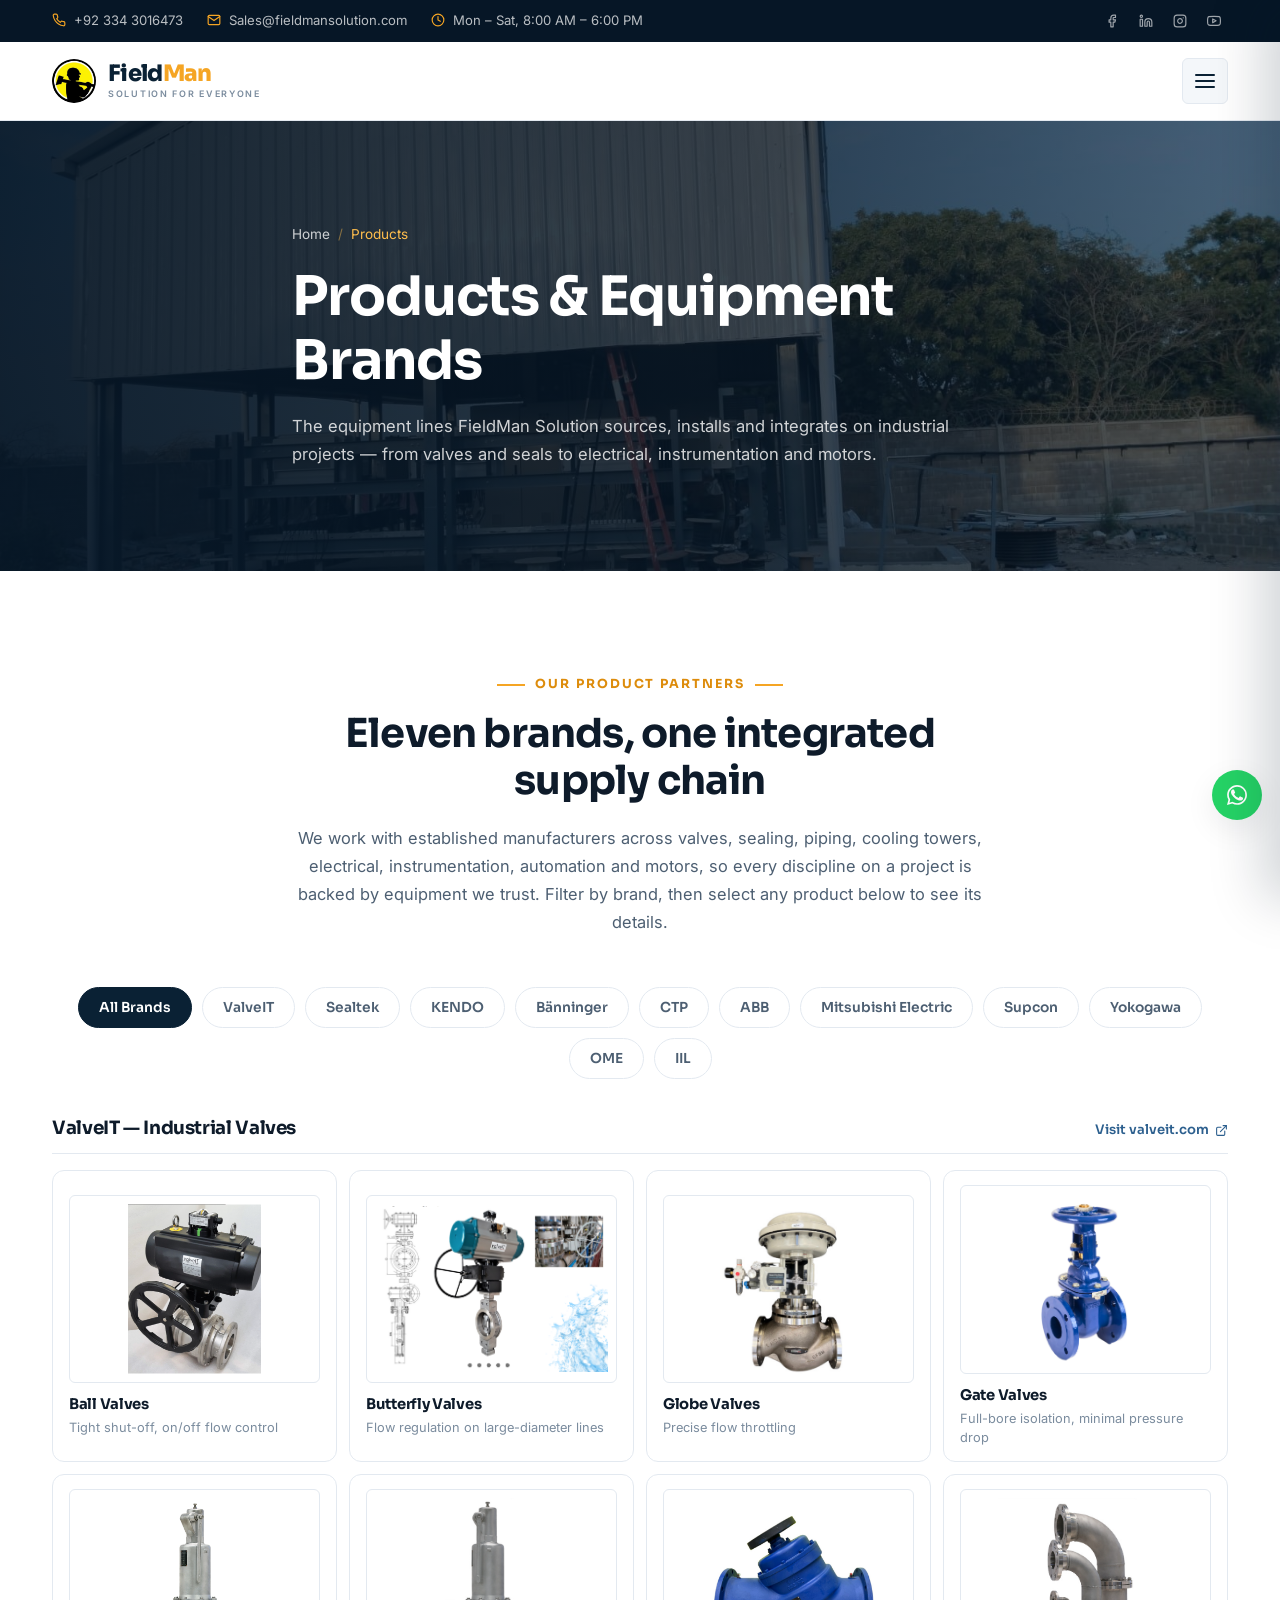
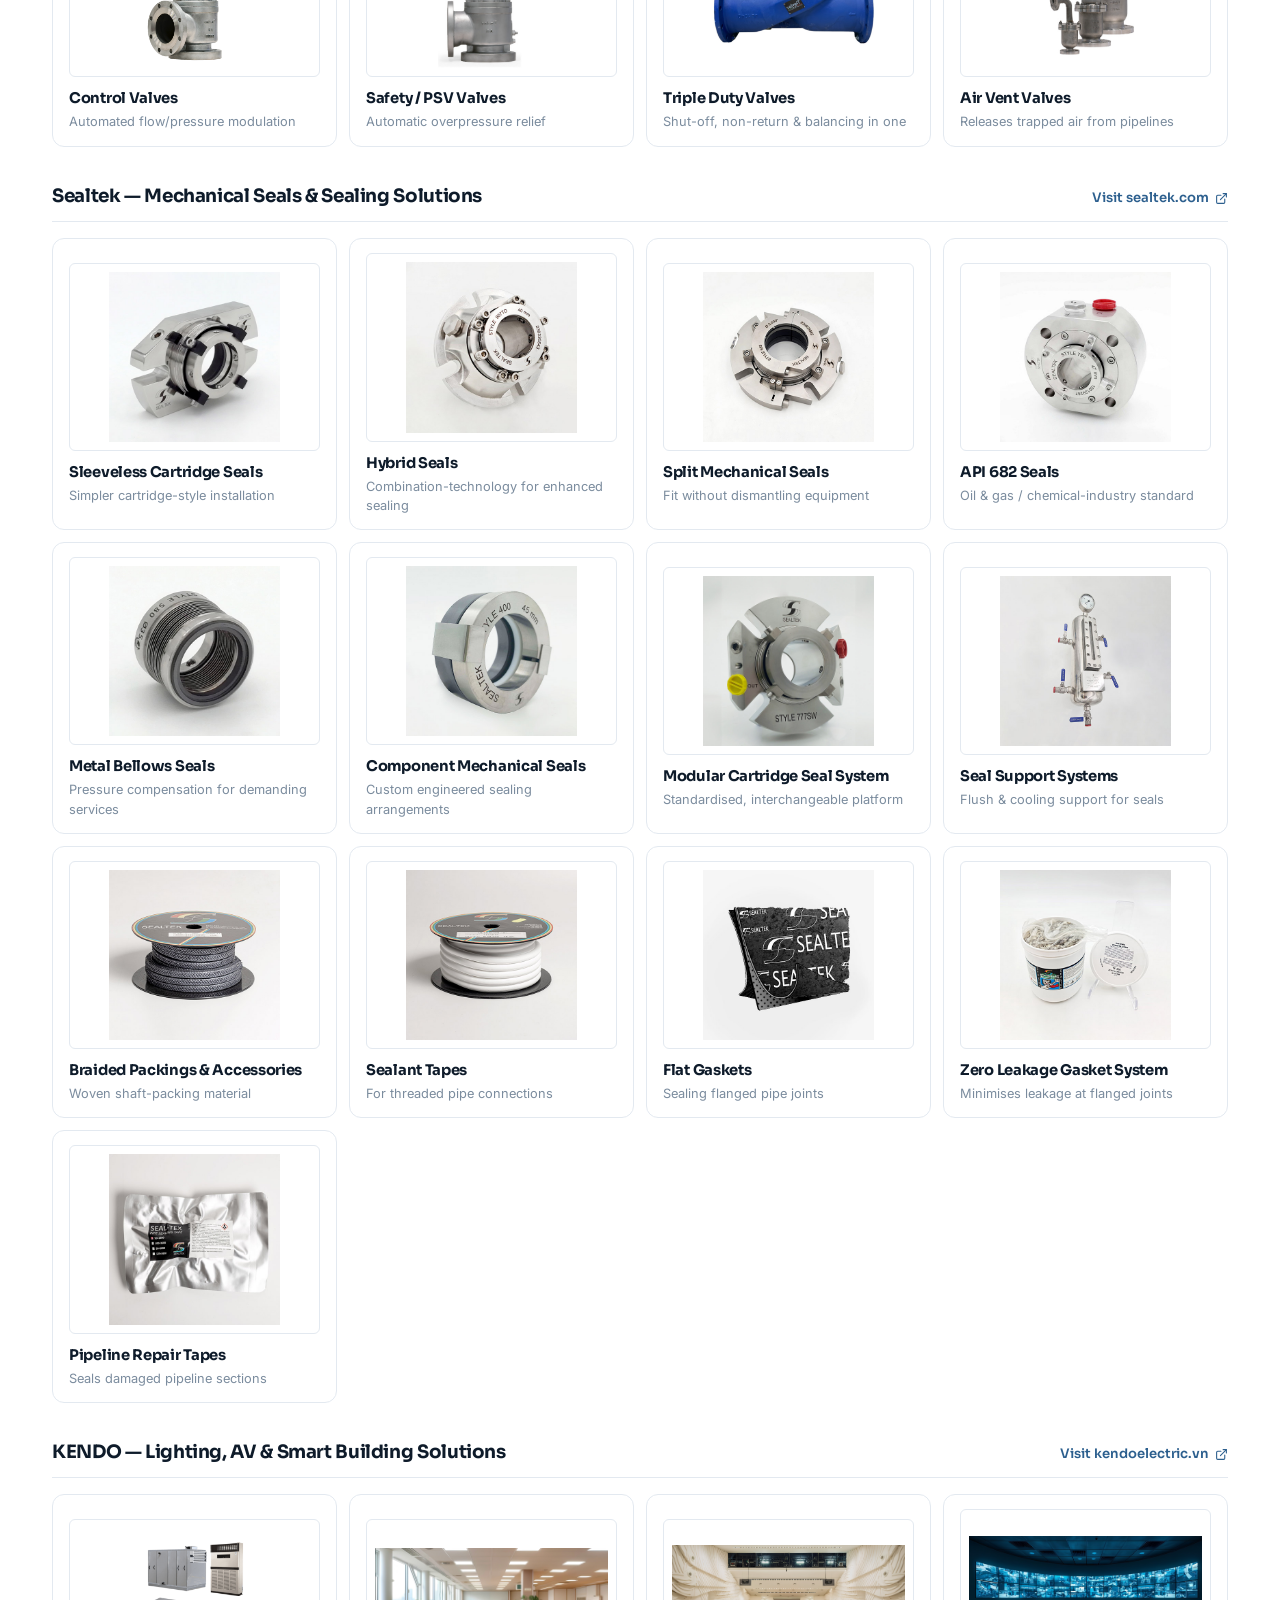
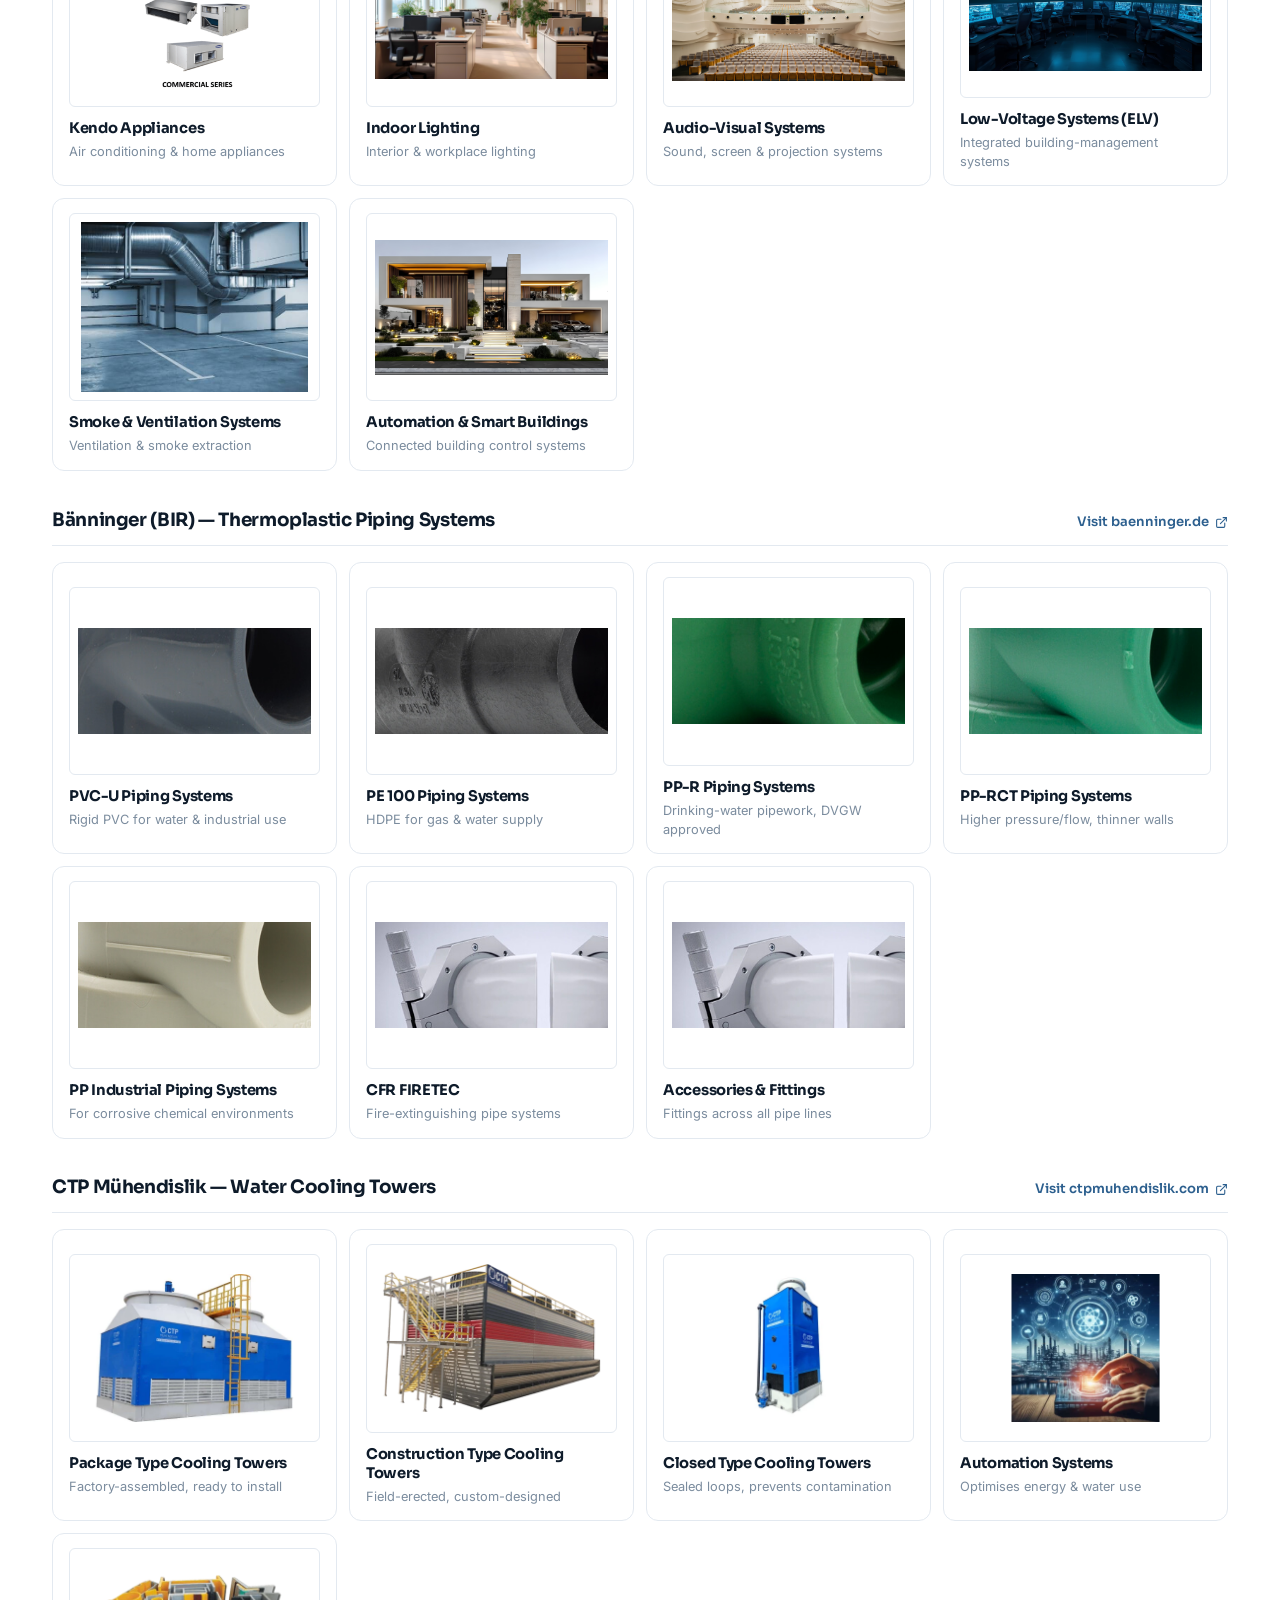
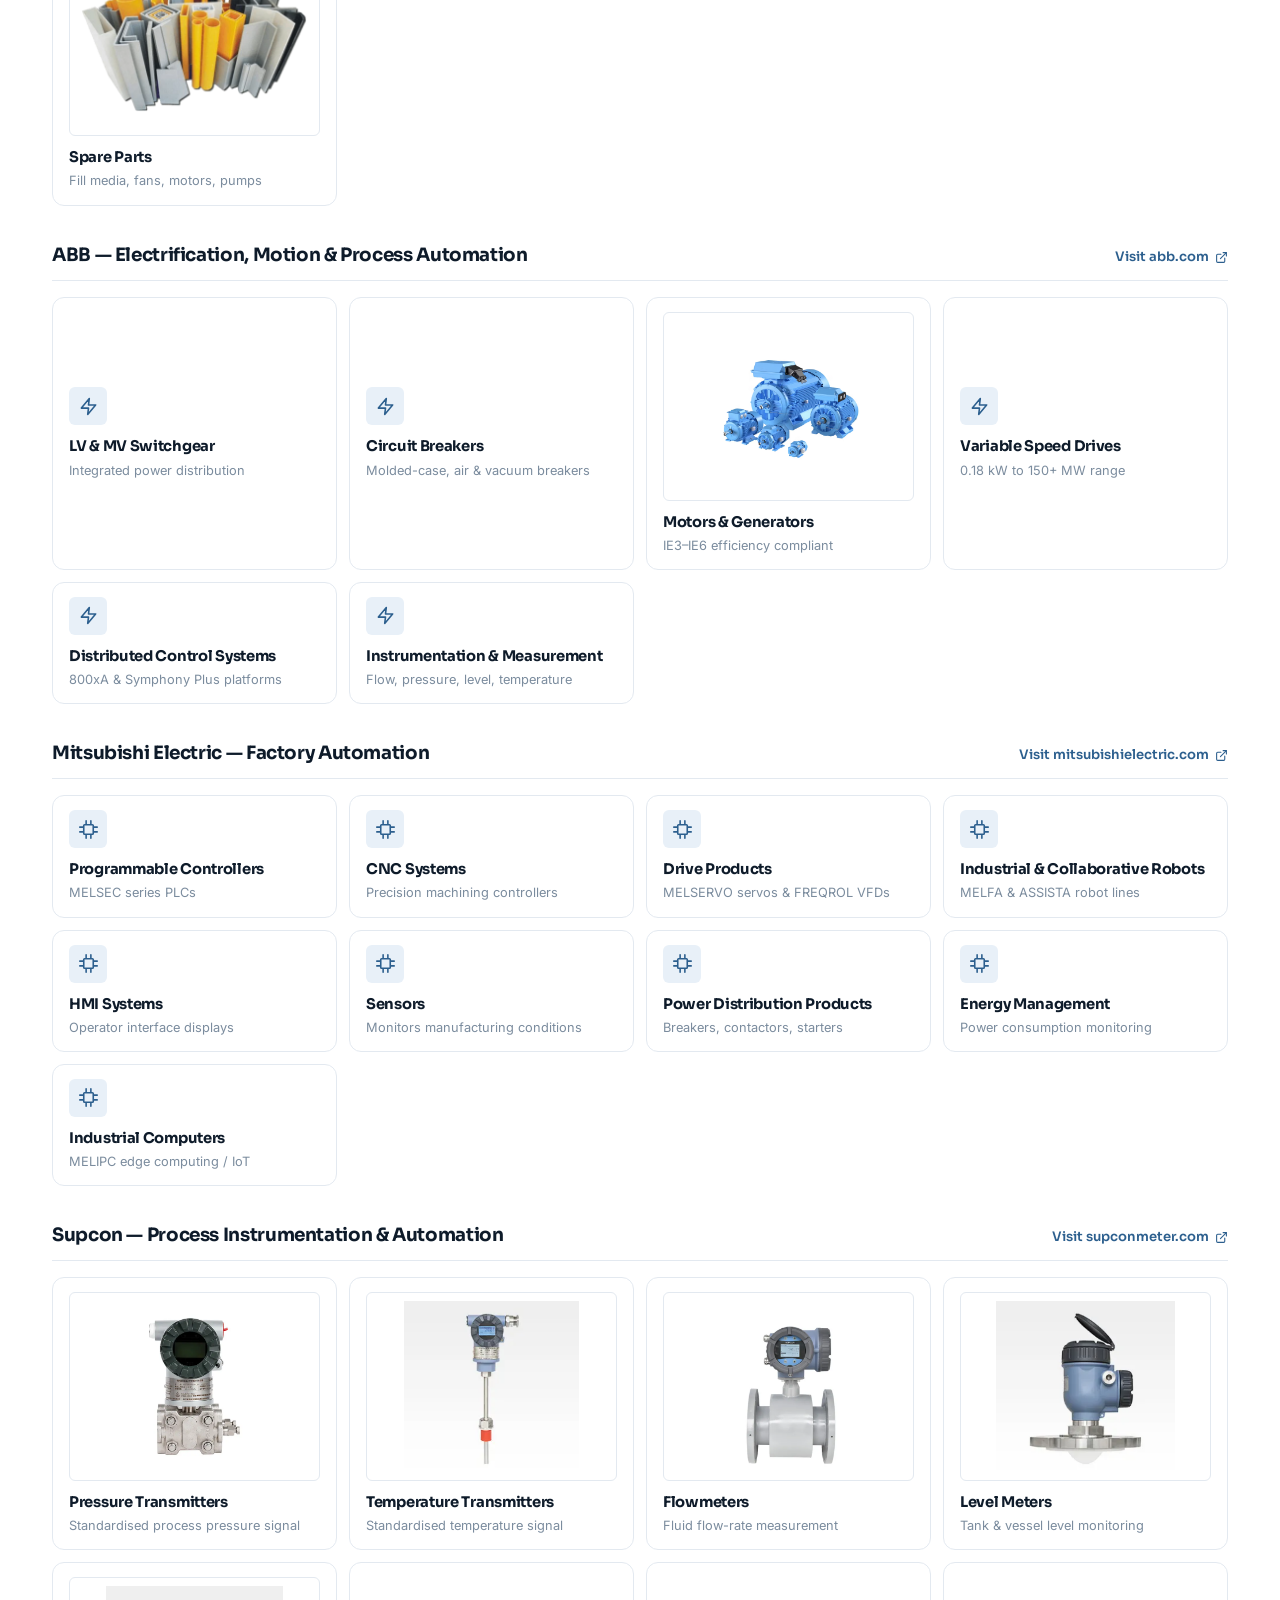
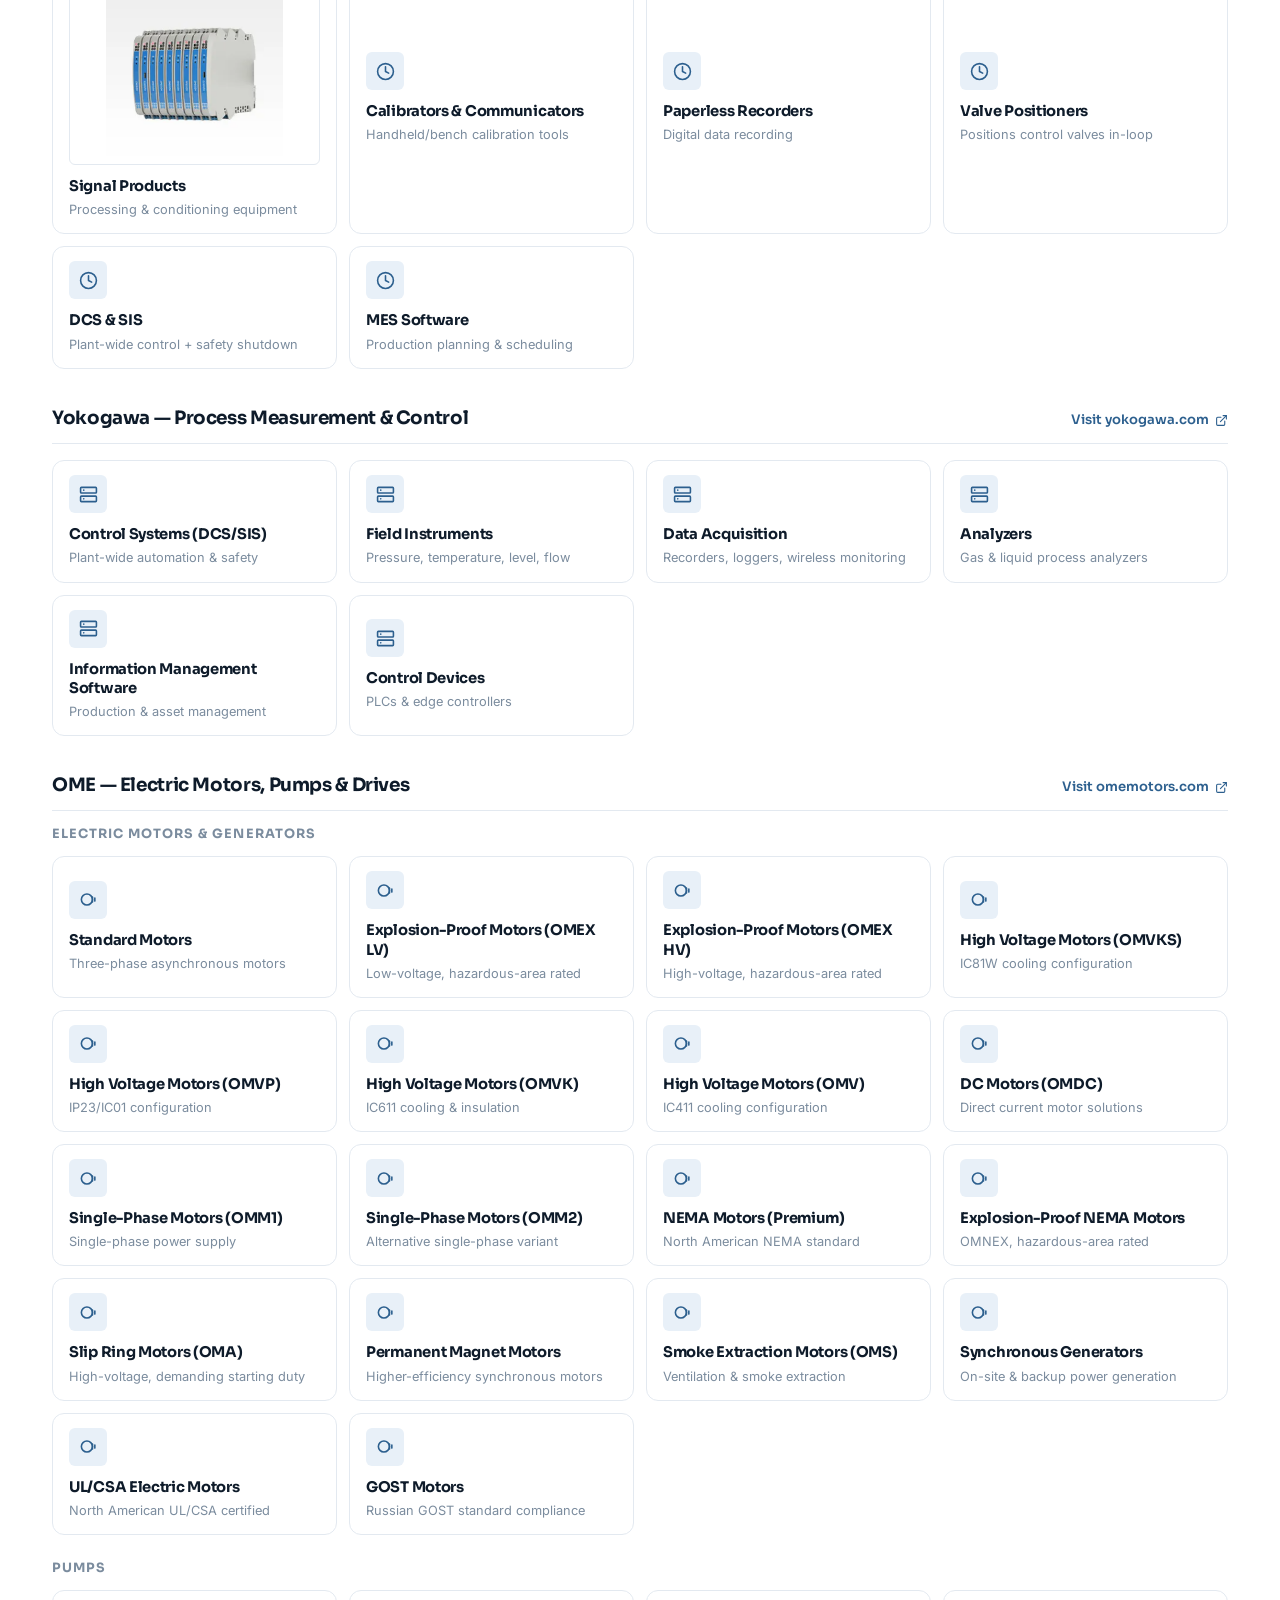
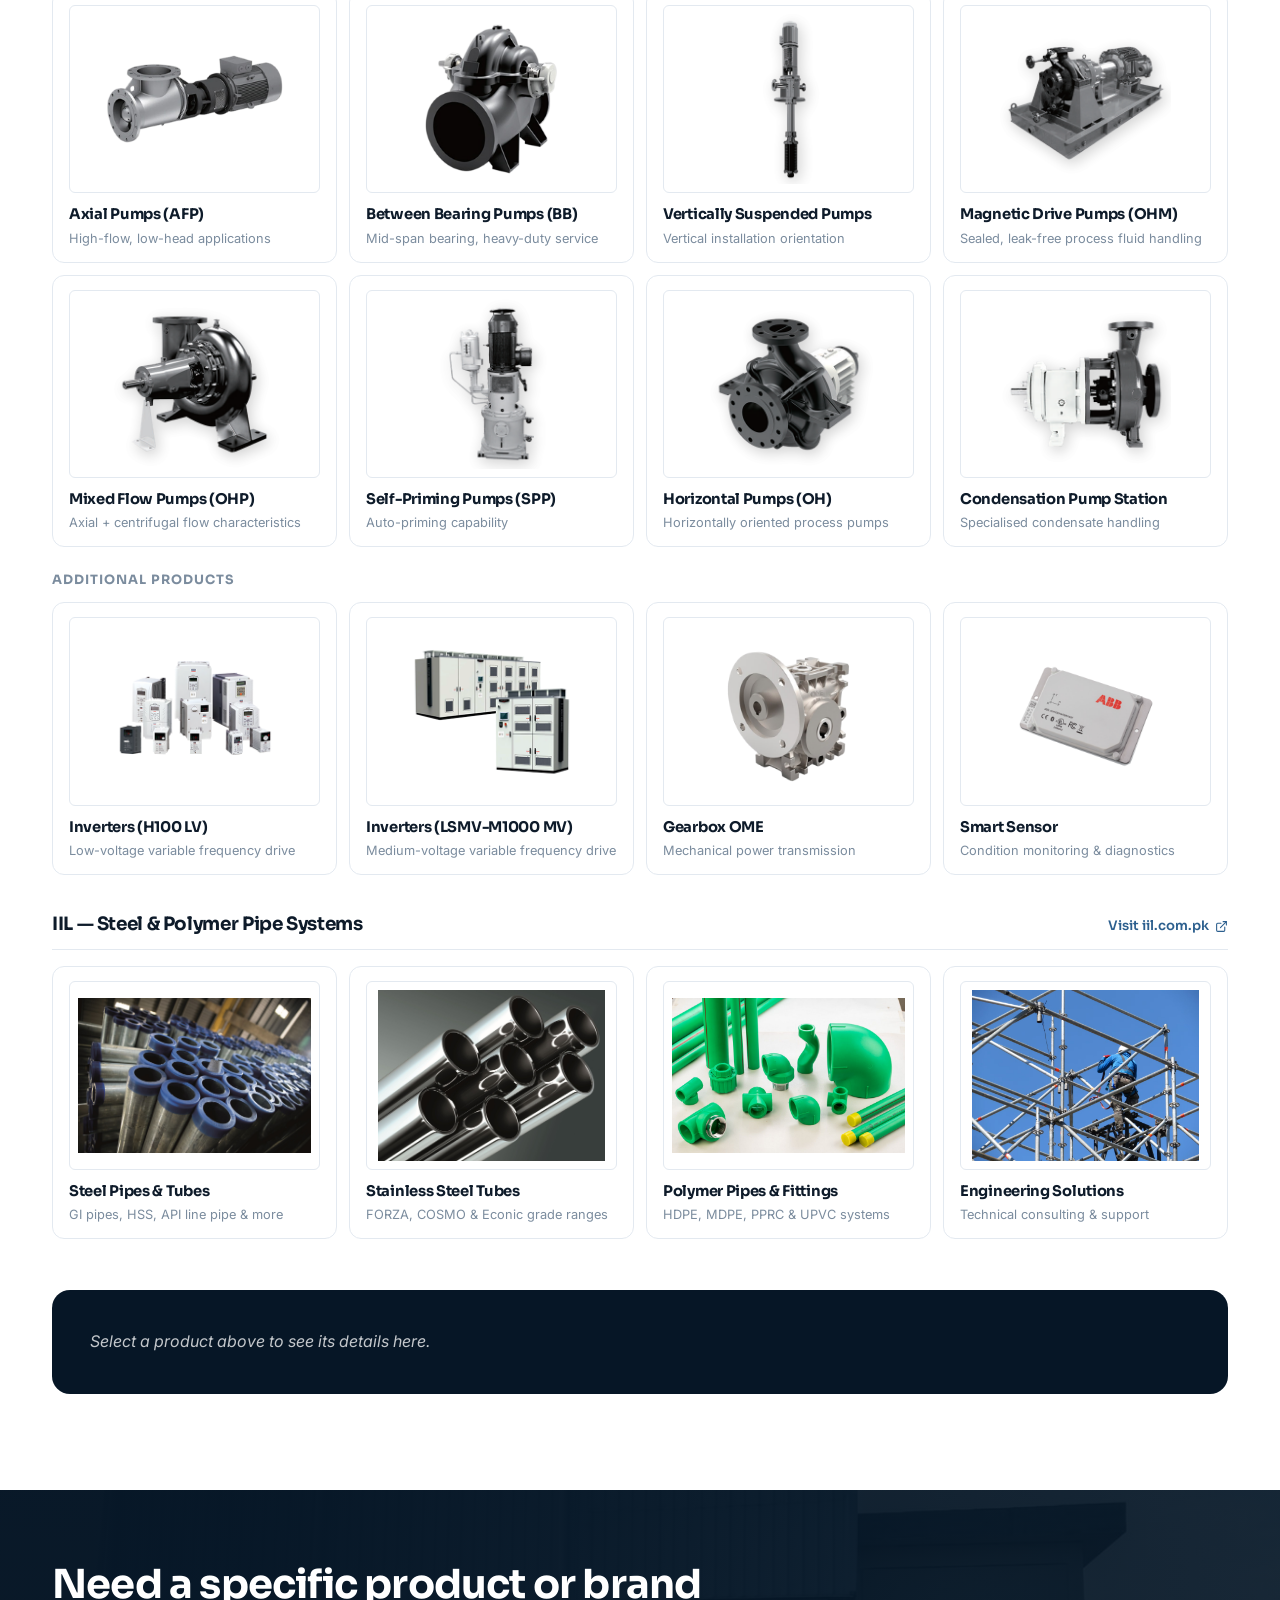
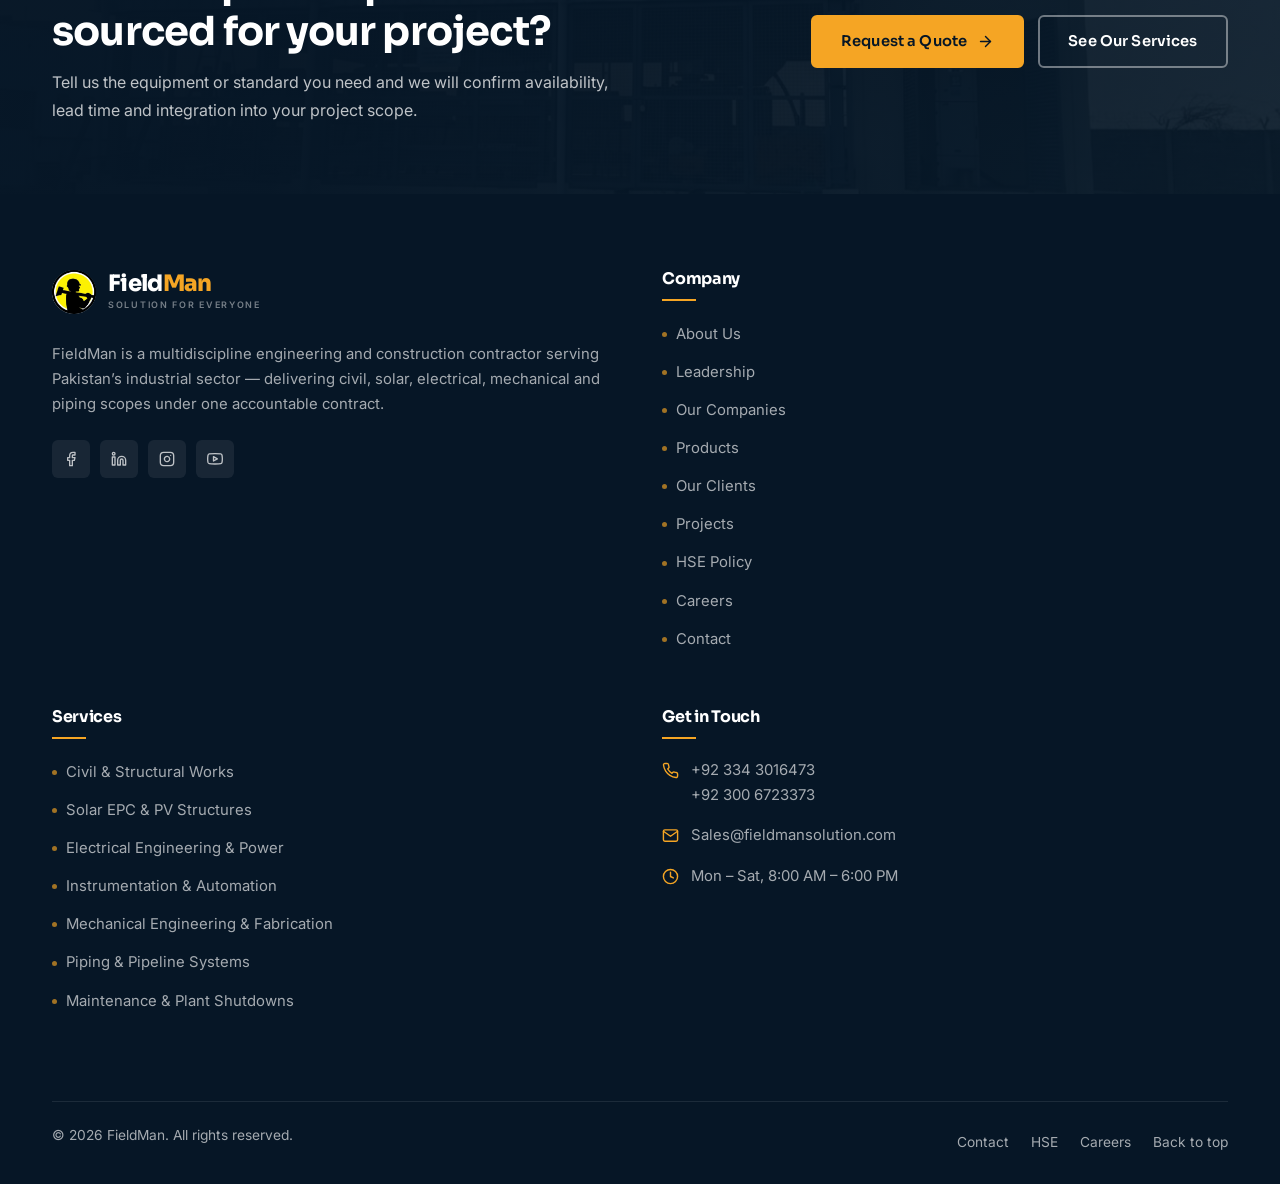
<file: products.html>
<!DOCTYPE html>
<html lang="en">
<head>
<meta charset="utf-8">
<meta name="viewport" content="width=device-width, initial-scale=1, viewport-fit=cover">
<title>Products &amp; Equipment Brands — FieldMan</title>
<meta name="description" content="Equipment brands and product lines FieldMan Solution sources, installs and integrates on industrial projects — valves, seals, piping, cooling towers, electrical, instrumentation, automation and motors.">
<meta name="theme-color" content="#0a2134">
<meta property="og:type" content="website">
<meta property="og:site_name" content="FieldMan">
<meta property="og:title" content="Products &amp; Equipment Brands — FieldMan">
<meta property="og:description" content="Equipment brands and product lines FieldMan Solution sources, installs and integrates on industrial projects — valves, seals, piping, cooling towers, electrical, instrumentation, automation and motors.">
<meta property="og:image" content="assets/img/hero/hero-electrical.jpg">
<link rel="icon" href="assets/img/favicon.png" type="image/png">
<link rel="apple-touch-icon" href="assets/img/favicon-180.png">
<link rel="preconnect" href="https://fonts.googleapis.com">
<link rel="preconnect" href="https://fonts.gstatic.com" crossorigin>
<link href="https://fonts.googleapis.com/css2?family=Inter:wght@400;500;600;700&family=Sora:wght@600;700;800&display=swap" rel="stylesheet">
<link rel="stylesheet" href="assets/css/style.css">
<noscript><style>.reveal{opacity:1!important;transform:none!important}</style></noscript>
</head>
<body data-page="products">
<a class="skip-link" href="#main">Skip to main content</a>
<div class="topbar">
  <div class="container topbar-inner">
    <ul class="topbar-list">
      <li><a class="topbar-item" href="tel:+923343016473"><svg xmlns="http://www.w3.org/2000/svg" viewBox="0 0 24 24" fill="none" stroke="currentColor" stroke-width="2" stroke-linecap="round" stroke-linejoin="round" aria-hidden="true"><path d="M22 16.92v3a2 2 0 0 1-2.18 2 19.79 19.79 0 0 1-8.63-3.07 19.5 19.5 0 0 1-6-6 19.79 19.79 0 0 1-3.07-8.67A2 2 0 0 1 4.11 2h3a2 2 0 0 1 2 1.72 12.84 12.84 0 0 0 .7 2.81 2 2 0 0 1-.45 2.11L8.09 9.91a16 16 0 0 0 6 6l1.27-1.27a2 2 0 0 1 2.11-.45 12.84 12.84 0 0 0 2.81.7A2 2 0 0 1 22 16.92z"/></svg> +92 334 3016473</a></li>
      <li><a class="topbar-item" href="mailto:Sales@fieldmansolution.com"><svg xmlns="http://www.w3.org/2000/svg" viewBox="0 0 24 24" fill="none" stroke="currentColor" stroke-width="2" stroke-linecap="round" stroke-linejoin="round" aria-hidden="true"><path d="M4 4h16c1.1 0 2 .9 2 2v12c0 1.1-.9 2-2 2H4c-1.1 0-2-.9-2-2V6c0-1.1.9-2 2-2z"/><polyline points="22,6 12,13 2,6"/></svg> Sales@fieldmansolution.com</a></li>
      <li><span class="topbar-item topbar-item--hours"><svg xmlns="http://www.w3.org/2000/svg" viewBox="0 0 24 24" fill="none" stroke="currentColor" stroke-width="2" stroke-linecap="round" stroke-linejoin="round" aria-hidden="true"><circle cx="12" cy="12" r="10"/><polyline points="12 6 12 12 16 14"/></svg> Mon – Sat, 8:00 AM – 6:00 PM</span></li>
    </ul>
    <div class="topbar-social">
      <a href="#" aria-label="FieldMan on Facebook"><svg xmlns="http://www.w3.org/2000/svg" viewBox="0 0 24 24" fill="none" stroke="currentColor" stroke-width="2" stroke-linecap="round" stroke-linejoin="round" aria-hidden="true"><path d="M18 2h-3a5 5 0 0 0-5 5v3H7v4h3v8h4v-8h3l1-4h-4V7a1 1 0 0 1 1-1h3z"/></svg></a>
      <a href="#" aria-label="FieldMan on LinkedIn"><svg xmlns="http://www.w3.org/2000/svg" viewBox="0 0 24 24" fill="none" stroke="currentColor" stroke-width="2" stroke-linecap="round" stroke-linejoin="round" aria-hidden="true"><path d="M16 8a6 6 0 0 1 6 6v7h-4v-7a2 2 0 0 0-2-2 2 2 0 0 0-2 2v7h-4v-7a6 6 0 0 1 6-6z"/><rect x="2" y="9" width="4" height="12"/><circle cx="4" cy="4" r="2"/></svg></a>
      <a href="#" aria-label="FieldMan on Instagram"><svg xmlns="http://www.w3.org/2000/svg" viewBox="0 0 24 24" fill="none" stroke="currentColor" stroke-width="2" stroke-linecap="round" stroke-linejoin="round" aria-hidden="true"><rect x="2" y="2" width="20" height="20" rx="5"/><path d="M16 11.37A4 4 0 1 1 12.63 8 4 4 0 0 1 16 11.37z"/><line x1="17.5" y1="6.5" x2="17.51" y2="6.5"/></svg></a>
      <a href="#" aria-label="FieldMan on YouTube"><svg xmlns="http://www.w3.org/2000/svg" viewBox="0 0 24 24" fill="none" stroke="currentColor" stroke-width="2" stroke-linecap="round" stroke-linejoin="round" aria-hidden="true"><path d="M22.54 6.42a2.78 2.78 0 0 0-1.94-2C18.88 4 12 4 12 4s-6.88 0-8.6.46a2.78 2.78 0 0 0-1.94 2A29 29 0 0 0 1 11.75a29 29 0 0 0 .46 5.33A2.78 2.78 0 0 0 3.4 19c1.72.46 8.6.46 8.6.46s6.88 0 8.6-.46a2.78 2.78 0 0 0 1.94-2 29 29 0 0 0 .46-5.25 29 29 0 0 0-.46-5.33z"/><polygon points="9.75 15.02 15.5 11.75 9.75 8.48 9.75 15.02"/></svg></a>
    </div>
  </div>
</div>

<header class="header">
  <div class="container header-inner">
    <a class="brand" href="index.html" aria-label="FieldMan — home">
  <img class="brand-mark" src="assets/img/main-logo.jpeg" width="44" height="44" alt="">
  <span class="brand-text">
    <span class="brand-name">Field<span>Man</span></span>
    <span class="brand-tag">Solution for Everyone</span>
  </span>
</a>
    <nav class="nav" aria-label="Main navigation">
      <ul class="nav-list"><li><a class="nav-link" href="index.html">Home</a></li><li class="has-dropdown"><a class="nav-link" href="about.html">About Us <svg class="caret" xmlns="http://www.w3.org/2000/svg" viewBox="0 0 24 24" fill="none" stroke="currentColor" stroke-width="2" stroke-linecap="round" stroke-linejoin="round" aria-hidden="true"><polyline points="6 9 12 15 18 9"/></svg></a><ul class="dropdown"><li><a href="about.html">Company Overview</a></li><li><a href="about.html#leadership">Leadership Team</a></li><li><a href="clients.html">Our Clients</a></li><li><a href="careers.html">Careers</a></li></ul></li><li class="has-dropdown"><a class="nav-link" href="companies.html">Companies <svg class="caret" xmlns="http://www.w3.org/2000/svg" viewBox="0 0 24 24" fill="none" stroke="currentColor" stroke-width="2" stroke-linecap="round" stroke-linejoin="round" aria-hidden="true"><polyline points="6 9 12 15 18 9"/></svg></a><ul class="dropdown"><li><a href="companies.html#fieldman-solution">Fieldman Solution</a></li><li><a href="companies.html#fieldman-tech">Fieldman Tech</a></li><li><a href="companies.html#agro-field">Agro Field</a></li></ul></li><li><a class="nav-link" href="services.html">Services</a></li><li><a class="nav-link" href="products.html" aria-current="page">Products</a></li><li><a class="nav-link" href="projects.html">Projects</a></li><li><a class="nav-link" href="hse.html">HSE</a></li><li><a class="nav-link" href="contact.html">Contact</a></li></ul>
    </nav>
    <div class="header-cta">
      <a class="btn btn-primary btn-sm" href="contact.html#quote">Request a Quote</a>
      <button class="burger" type="button" aria-expanded="false" aria-controls="mobile-nav" aria-label="Open menu">
        <span></span>
      </button>
    </div>
  </div>
</header>

<div class="mobile-backdrop"></div>
<nav class="mobile-nav" id="mobile-nav" aria-label="Mobile navigation">
  <div class="mobile-nav-head">
    <a class="brand" href="index.html" aria-label="FieldMan — home">
  <img class="brand-mark" src="assets/img/main-logo.jpeg" width="44" height="44" alt="">
  <span class="brand-text">
    <span class="brand-name">Field<span>Man</span></span>
    <span class="brand-tag">Solution for Everyone</span>
  </span>
</a>
    <button class="mobile-close" type="button" aria-label="Close menu"><svg xmlns="http://www.w3.org/2000/svg" viewBox="0 0 24 24" fill="none" stroke="currentColor" stroke-width="2" stroke-linecap="round" stroke-linejoin="round" aria-hidden="true"><line x1="18" y1="6" x2="6" y2="18"/><line x1="6" y1="6" x2="18" y2="18"/></svg></button>
  </div>
  <ul class="mobile-list"><li><a href="index.html">Home</a></li><li><button class="mobile-sub-toggle" aria-expanded="false" aria-controls="msub-about">About Us <svg xmlns="http://www.w3.org/2000/svg" viewBox="0 0 24 24" fill="none" stroke="currentColor" stroke-width="2" stroke-linecap="round" stroke-linejoin="round" aria-hidden="true"><polyline points="6 9 12 15 18 9"/></svg></button><ul class="mobile-sub" id="msub-about"><li><a href="about.html">Overview</a></li><li><a href="about.html">Company Overview</a></li><li><a href="about.html#leadership">Leadership Team</a></li><li><a href="clients.html">Our Clients</a></li><li><a href="careers.html">Careers</a></li></ul></li><li><button class="mobile-sub-toggle" aria-expanded="false" aria-controls="msub-companies">Companies <svg xmlns="http://www.w3.org/2000/svg" viewBox="0 0 24 24" fill="none" stroke="currentColor" stroke-width="2" stroke-linecap="round" stroke-linejoin="round" aria-hidden="true"><polyline points="6 9 12 15 18 9"/></svg></button><ul class="mobile-sub" id="msub-companies"><li><a href="companies.html#fieldman-solution">Fieldman Solution</a></li><li><a href="companies.html#fieldman-tech">Fieldman Tech</a></li><li><a href="companies.html#agro-field">Agro Field</a></li></ul></li><li><a href="services.html">Services</a></li><li><a href="products.html" aria-current="page">Products</a></li><li><a href="projects.html">Projects</a></li><li><a href="hse.html">HSE</a></li><li><a href="contact.html">Contact</a></li></ul>
  <a class="btn btn-primary btn-block" href="contact.html#quote">Request a Quote</a>
  <div class="mobile-contact">
    <a class="topbar-item" href="tel:+923343016473"><svg xmlns="http://www.w3.org/2000/svg" viewBox="0 0 24 24" fill="none" stroke="currentColor" stroke-width="2" stroke-linecap="round" stroke-linejoin="round" aria-hidden="true"><path d="M22 16.92v3a2 2 0 0 1-2.18 2 19.79 19.79 0 0 1-8.63-3.07 19.5 19.5 0 0 1-6-6 19.79 19.79 0 0 1-3.07-8.67A2 2 0 0 1 4.11 2h3a2 2 0 0 1 2 1.72 12.84 12.84 0 0 0 .7 2.81 2 2 0 0 1-.45 2.11L8.09 9.91a16 16 0 0 0 6 6l1.27-1.27a2 2 0 0 1 2.11-.45 12.84 12.84 0 0 0 2.81.7A2 2 0 0 1 22 16.92z"/></svg> +92 334 3016473</a>
    <a class="topbar-item" href="mailto:Sales@fieldmansolution.com"><svg xmlns="http://www.w3.org/2000/svg" viewBox="0 0 24 24" fill="none" stroke="currentColor" stroke-width="2" stroke-linecap="round" stroke-linejoin="round" aria-hidden="true"><path d="M4 4h16c1.1 0 2 .9 2 2v12c0 1.1-.9 2-2 2H4c-1.1 0-2-.9-2-2V6c0-1.1.9-2 2-2z"/><polyline points="22,6 12,13 2,6"/></svg> Sales@fieldmansolution.com</a>
    <span class="topbar-item"><svg xmlns="http://www.w3.org/2000/svg" viewBox="0 0 24 24" fill="none" stroke="currentColor" stroke-width="2" stroke-linecap="round" stroke-linejoin="round" aria-hidden="true"><path d="M21 10c0 7-9 13-9 13s-9-6-9-13a9 9 0 0 1 18 0z"/><circle cx="12" cy="10" r="3"/></svg> P-130 Gulshan-e-Roomi, Gulistan-e-Jauhar Block 8, Karachi</span>
  </div>
</nav>

<main id="main">
<section class="page-hero">
  <div class="page-hero-media"><img src="assets/img/hero/hero-electrical.jpg" alt="" fetchpriority="high" decoding="async"></div>
  <div class="container page-hero-inner">
    <ul class="breadcrumb"><li><a href="index.html">Home</a></li><li aria-current="page">Products</li></ul>
    <h1>Products &amp; Equipment Brands</h1>
    <p>The equipment lines FieldMan Solution sources, installs and integrates on industrial projects — from valves and seals to electrical, instrumentation and motors.</p>
  </div>
</section>

<section class="section">
  <div class="container">
    <div class="section-head section-head--center reveal">
      <span class="eyebrow">Our Product Partners</span>
      <h2 class="section-title">Eleven brands, one integrated supply chain</h2>
      <p class="section-sub">We work with established manufacturers across valves, sealing, piping,
      cooling towers, electrical, instrumentation, automation and motors, so every discipline on a
      project is backed by equipment we trust. Filter by brand, then select any product below to see
      its details.</p>
    </div>

    <svg style="position:absolute;width:0;height:0;overflow:hidden" aria-hidden="true">
      <symbol id="icon-valve" viewBox="0 0 24 24" fill="none" stroke="currentColor" stroke-width="2" stroke-linecap="round" stroke-linejoin="round"><circle cx="12" cy="12" r="3"/><path d="M19.4 15a1.65 1.65 0 0 0 .33 1.82l.06.06a2 2 0 1 1-2.83 2.83l-.06-.06a1.65 1.65 0 0 0-1.82-.33 1.65 1.65 0 0 0-1 1.51V21a2 2 0 0 1-4 0v-.09A1.65 1.65 0 0 0 9 19.4a1.65 1.65 0 0 0-1.82.33l-.06.06a2 2 0 1 1-2.83-2.83l.06-.06a1.65 1.65 0 0 0 .33-1.82 1.65 1.65 0 0 0-1.51-1H3a2 2 0 0 1 0-4h.09A1.65 1.65 0 0 0 4.6 9a1.65 1.65 0 0 0-.33-1.82l-.06-.06a2 2 0 1 1 2.83-2.83l.06.06A1.65 1.65 0 0 0 9 4.6a1.65 1.65 0 0 0 1-1.51V3a2 2 0 0 1 4 0v.09a1.65 1.65 0 0 0 1 1.51 1.65 1.65 0 0 0 1.82-.33l.06-.06a2 2 0 1 1 2.83 2.83l-.06.06A1.65 1.65 0 0 0 19.4 9v.09a1.65 1.65 0 0 0 1.51 1H21a2 2 0 0 1 0 4h-.09a1.65 1.65 0 0 0-1.51 1z"/></symbol>
      <symbol id="icon-seal" viewBox="0 0 24 24" fill="none" stroke="currentColor" stroke-width="2" stroke-linecap="round" stroke-linejoin="round"><circle cx="12" cy="12" r="9"/><circle cx="12" cy="12" r="4"/></symbol>
      <symbol id="icon-bulb" viewBox="0 0 24 24" fill="none" stroke="currentColor" stroke-width="2" stroke-linecap="round" stroke-linejoin="round"><path d="M9 18h6"/><path d="M10 22h4"/><path d="M12 2a7 7 0 0 0-4 12.75V17h8v-2.25A7 7 0 0 0 12 2z"/></symbol>
      <symbol id="icon-pipe" viewBox="0 0 24 24" fill="none" stroke="currentColor" stroke-width="2" stroke-linecap="round" stroke-linejoin="round"><path d="M4 8h8a4 4 0 0 1 4 4v8"/><rect x="2" y="5" width="4" height="6" rx="1"/><rect x="14" y="18" width="4" height="4" rx="1"/><path d="M16 4h6"/><path d="M19 2v4"/></symbol>
      <symbol id="icon-droplet" viewBox="0 0 24 24" fill="none" stroke="currentColor" stroke-width="2" stroke-linecap="round" stroke-linejoin="round"><path d="M12 2.69l5.66 5.66a8 8 0 1 1-11.31 0z"/></symbol>
      <symbol id="icon-lightning" viewBox="0 0 24 24" fill="none" stroke="currentColor" stroke-width="2" stroke-linecap="round" stroke-linejoin="round"><polygon points="13 2 3 14 12 14 11 22 21 10 12 10 13 2"/></symbol>
      <symbol id="icon-cpu" viewBox="0 0 24 24" fill="none" stroke="currentColor" stroke-width="2" stroke-linecap="round" stroke-linejoin="round"><rect x="6" y="6" width="12" height="12" rx="1"/><path d="M9 1v4M15 1v4M9 19v4M15 19v4M1 9h4M1 15h4M19 9h4M19 15h4"/></symbol>
      <symbol id="icon-gauge" viewBox="0 0 24 24" fill="none" stroke="currentColor" stroke-width="2" stroke-linecap="round" stroke-linejoin="round"><circle cx="12" cy="12" r="10"/><polyline points="12 6 12 12 16 14"/></symbol>
      <symbol id="icon-server" viewBox="0 0 24 24" fill="none" stroke="currentColor" stroke-width="2" stroke-linecap="round" stroke-linejoin="round"><rect x="2" y="3" width="20" height="7" rx="1"/><rect x="2" y="14" width="20" height="7" rx="1"/><line x1="6" y1="6.5" x2="6.01" y2="6.5"/><line x1="6" y1="17.5" x2="6.01" y2="17.5"/></symbol>
      <symbol id="icon-motor" viewBox="0 0 24 24" fill="none" stroke="currentColor" stroke-width="2" stroke-linecap="round" stroke-linejoin="round"><circle cx="10" cy="12" r="7"/><path d="M17 9v6"/><path d="M20 10v4"/></symbol>
    </svg>

    <div class="filters reveal">
      <button class="filter-btn product-filter-btn is-active" type="button" data-filter="all" aria-pressed="true">All Brands</button>
      <button class="filter-btn product-filter-btn" type="button" data-filter="valveit" aria-pressed="false">ValveIT</button>
      <button class="filter-btn product-filter-btn" type="button" data-filter="sealtek" aria-pressed="false">Sealtek</button>
      <button class="filter-btn product-filter-btn" type="button" data-filter="kendo" aria-pressed="false">KENDO</button>
      <button class="filter-btn product-filter-btn" type="button" data-filter="banninger" aria-pressed="false">B&auml;nninger</button>
      <button class="filter-btn product-filter-btn" type="button" data-filter="ctp" aria-pressed="false">CTP</button>
      <button class="filter-btn product-filter-btn" type="button" data-filter="abb" aria-pressed="false">ABB</button>
      <button class="filter-btn product-filter-btn" type="button" data-filter="mitsubishi" aria-pressed="false">Mitsubishi Electric</button>
      <button class="filter-btn product-filter-btn" type="button" data-filter="supcon" aria-pressed="false">Supcon</button>
      <button class="filter-btn product-filter-btn" type="button" data-filter="yokogawa" aria-pressed="false">Yokogawa</button>
      <button class="filter-btn product-filter-btn" type="button" data-filter="ome" aria-pressed="false">OME</button>
      <button class="filter-btn product-filter-btn" type="button" data-filter="iil" aria-pressed="false">IIL</button>
    </div>

    <div>

    <div class="product-group reveal" data-cat="valveit">
      <div class="product-group-head">
        <h3>ValveIT — Industrial Valves</h3>
        <a class="product-group-link" href="https://www.valveit.com/" target="_blank" rel="noopener">Visit valveit.com <svg xmlns="http://www.w3.org/2000/svg" viewBox="0 0 24 24" fill="none" stroke="currentColor" stroke-width="2" stroke-linecap="round" stroke-linejoin="round" aria-hidden="true"><path d="M18 13v6a2 2 0 0 1-2 2H5a2 2 0 0 1-2-2V8a2 2 0 0 1 2-2h6"/><polyline points="15 3 21 3 21 9"/><line x1="10" y1="14" x2="21" y2="3"/></svg></a>
      </div>
      <div class="product-grid">
        <button class="product-item" type="button" data-icon="valve" data-image="assets/img/Products/ValveIT-BallValve.png" data-name="Ball Valves" data-brand="ValveIT" data-brand-url="https://www.valveit.com/" data-desc="Quarter-turn valves used for tight shut-off and on/off flow control in process, water and industrial piping systems.">
          <div class="product-item-photo"><img src="assets/img/Products/ValveIT-BallValve.png" alt="Ball Valves" loading="lazy" decoding="async"></div>
          <h4>Ball Valves</h4><p>Tight shut-off, on/off flow control</p>
        </button>
        <button class="product-item" type="button" data-icon="valve" data-image="assets/img/Products/ValveIT-ButterflyValve.png" data-name="Butterfly Valves" data-brand="ValveIT" data-brand-url="https://www.valveit.com/" data-desc="Compact, lightweight valves for flow regulation and isolation in large-diameter pipelines.">
          <div class="product-item-photo"><img src="assets/img/Products/ValveIT-ButterflyValve.png" alt="Butterfly Valves" loading="lazy" decoding="async"></div>
          <h4>Butterfly Valves</h4><p>Flow regulation on large-diameter lines</p>
        </button>
        <button class="product-item" type="button" data-icon="valve" data-image="assets/img/Products/ValveIT-GlobeValve.png" data-name="Globe Valves" data-brand="ValveIT" data-brand-url="https://www.valveit.com/" data-desc="Valves designed for precise flow throttling and regulation in process and utility lines.">
          <div class="product-item-photo"><img src="assets/img/Products/ValveIT-GlobeValve.png" alt="Globe Valves" loading="lazy" decoding="async"></div>
          <h4>Globe Valves</h4><p>Precise flow throttling</p>
        </button>
        <button class="product-item" type="button" data-icon="valve" data-image="assets/img/Products/ValveIT-GateValve.png" data-name="Gate Valves" data-brand="ValveIT" data-brand-url="https://www.valveit.com/" data-desc="Full-bore isolation valves used where minimal pressure drop and straight-through flow are required.">
          <div class="product-item-photo"><img src="assets/img/Products/ValveIT-GateValve.png" alt="Gate Valves" loading="lazy" decoding="async"></div>
          <h4>Gate Valves</h4><p>Full-bore isolation, minimal pressure drop</p>
        </button>
        <button class="product-item" type="button" data-icon="valve" data-image="assets/img/Products/ValveIT-ControlValve.png" data-name="Control Valves" data-brand="ValveIT" data-brand-url="https://www.valveit.com/" data-desc="Automated valves that modulate flow, pressure or level as part of a process control loop.">
          <div class="product-item-photo"><img src="assets/img/Products/ValveIT-ControlValve.png" alt="Control Valves" loading="lazy" decoding="async"></div>
          <h4>Control Valves</h4><p>Automated flow/pressure modulation</p>
        </button>
        <button class="product-item" type="button" data-icon="valve" data-image="assets/img/Products/ValveIT-SaftyValve.png" data-name="Safety / Pressure Safety Valves" data-brand="ValveIT" data-brand-url="https://www.valveit.com/" data-desc="Relief valves that protect piping and vessels by automatically venting excess pressure.">
          <div class="product-item-photo"><img src="assets/img/Products/ValveIT-SaftyValve.png" alt="Safety / Pressure Safety Valves" loading="lazy" decoding="async"></div>
          <h4>Safety / PSV Valves</h4><p>Automatic overpressure relief</p>
        </button>
        <button class="product-item" type="button" data-icon="valve" data-image="assets/img/Products/ValveIT-TrippleDutyValve.png" data-name="Triple Duty Valves" data-brand="ValveIT" data-brand-url="https://www.valveit.com/" data-desc="Combination valves that provide shut-off, non-return and flow-balancing functions in a single body.">
          <div class="product-item-photo"><img src="assets/img/Products/ValveIT-TrippleDutyValve.png" alt="Triple Duty Valves" loading="lazy" decoding="async"></div>
          <h4>Triple Duty Valves</h4><p>Shut-off, non-return &amp; balancing in one</p>
        </button>
        <button class="product-item" type="button" data-icon="valve" data-image="assets/img/Products/ValveIT-AirVentVavle.png" data-name="Air Vent Valves" data-brand="ValveIT" data-brand-url="https://www.valveit.com/" data-desc="Automatic valves that release trapped air from piping systems to maintain flow efficiency.">
          <div class="product-item-photo"><img src="assets/img/Products/ValveIT-AirVentVavle.png" alt="Air Vent Valves" loading="lazy" decoding="async"></div>
          <h4>Air Vent Valves</h4><p>Releases trapped air from pipelines</p>
        </button>
      </div>
    </div>

    <div class="product-group reveal" data-cat="sealtek">
      <div class="product-group-head">
        <h3>Sealtek — Mechanical Seals &amp; Sealing Solutions</h3>
        <a class="product-group-link" href="https://www.sealtek.com/" target="_blank" rel="noopener">Visit sealtek.com <svg xmlns="http://www.w3.org/2000/svg" viewBox="0 0 24 24" fill="none" stroke="currentColor" stroke-width="2" stroke-linecap="round" stroke-linejoin="round" aria-hidden="true"><path d="M18 13v6a2 2 0 0 1-2 2H5a2 2 0 0 1-2-2V8a2 2 0 0 1 2-2h6"/><polyline points="15 3 21 3 21 9"/><line x1="10" y1="14" x2="21" y2="3"/></svg></a>
      </div>
      <div class="product-grid">
        <button class="product-item" type="button" data-icon="seal" data-image="assets/img/Products/sealtek-Patented-Sleeveless-Cartridge-Seals-t.jpg" data-name="Patented Sleeveless Cartridge Seals" data-brand="Sealtek" data-brand-url="https://www.sealtek.com/" data-desc="Cartridge-style mechanical seals that remove the sleeve component for a simpler, more reliable installation.">
          <div class="product-item-photo"><img src="assets/img/Products/sealtek-Patented-Sleeveless-Cartridge-Seals-t.jpg" alt="Patented Sleeveless Cartridge Seals" loading="lazy" decoding="async"></div>
          <h4>Sleeveless Cartridge Seals</h4><p>Simpler cartridge-style installation</p>
        </button>
        <button class="product-item" type="button" data-icon="seal" data-image="assets/img/Products/sealtek-Patented-Hybrid-seals-t.jpg" data-name="Patented Hybrid Seals" data-brand="Sealtek" data-brand-url="https://www.sealtek.com/" data-desc="Combination-technology mechanical seals engineered for enhanced sealing performance.">
          <div class="product-item-photo"><img src="assets/img/Products/sealtek-Patented-Hybrid-seals-t.jpg" alt="Patented Hybrid Seals" loading="lazy" decoding="async"></div>
          <h4>Hybrid Seals</h4><p>Combination-technology for enhanced sealing</p>
        </button>
        <button class="product-item" type="button" data-icon="seal" data-image="assets/img/Products/sealtek-Split-Mechanical-Seals-t.jpg" data-name="Split Mechanical Seals" data-brand="Sealtek" data-brand-url="https://www.sealtek.com/" data-desc="Seals designed to be fitted without dismantling rotating equipment, cutting maintenance downtime.">
          <div class="product-item-photo"><img src="assets/img/Products/sealtek-Split-Mechanical-Seals-t.jpg" alt="Split Mechanical Seals" loading="lazy" decoding="async"></div>
          <h4>Split Mechanical Seals</h4><p>Fit without dismantling equipment</p>
        </button>
        <button class="product-item" type="button" data-icon="seal" data-image="assets/img/Products/sealtek-API-682-Seals-t.jpg" data-name="API 682 Seals" data-brand="Sealtek" data-brand-url="https://www.sealtek.com/" data-desc="Mechanical seals built to the API 682 standard for oil & gas and chemical-industry rotating equipment.">
          <div class="product-item-photo"><img src="assets/img/Products/sealtek-API-682-Seals-t.jpg" alt="API 682 Seals" loading="lazy" decoding="async"></div>
          <h4>API 682 Seals</h4><p>Oil &amp; gas / chemical-industry standard</p>
        </button>
        <button class="product-item" type="button" data-icon="seal" data-image="assets/img/Products/sealtek-Metal-Bellows-Seals-t.jpg" data-name="Metal Bellows Seals" data-brand="Sealtek" data-brand-url="https://www.sealtek.com/" data-desc="Seals using a metal bellows element for pressure compensation in demanding services.">
          <div class="product-item-photo"><img src="assets/img/Products/sealtek-Metal-Bellows-Seals-t.jpg" alt="Metal Bellows Seals" loading="lazy" decoding="async"></div>
          <h4>Metal Bellows Seals</h4><p>Pressure compensation for demanding services</p>
        </button>
        <button class="product-item" type="button" data-icon="seal" data-image="assets/img/Products/sealtek-Component-Mechanical-Seals-t.jpg" data-name="Component Mechanical Seals" data-brand="Sealtek" data-brand-url="https://www.sealtek.com/" data-desc="Individual seal components used to build custom, engineered sealing arrangements.">
          <div class="product-item-photo"><img src="assets/img/Products/sealtek-Component-Mechanical-Seals-t.jpg" alt="Component Mechanical Seals" loading="lazy" decoding="async"></div>
          <h4>Component Mechanical Seals</h4><p>Custom engineered sealing arrangements</p>
        </button>
        <button class="product-item" type="button" data-icon="seal" data-image="assets/img/Products/sealtek-Modular-Cartridge-Seals-System.jpg" data-name="Modular Cartridge Seal System" data-brand="Sealtek" data-brand-url="https://www.sealtek.com/" data-desc="A standardised, interchangeable cartridge seal platform for faster selection and fitting.">
          <div class="product-item-photo"><img src="assets/img/Products/sealtek-Modular-Cartridge-Seals-System.jpg" alt="Modular Cartridge Seal System" loading="lazy" decoding="async"></div>
          <h4>Modular Cartridge Seal System</h4><p>Standardised, interchangeable platform</p>
        </button>
        <button class="product-item" type="button" data-icon="seal" data-image="assets/img/Products/sealtek-Seals-Support-Systems-t.jpg" data-name="Seal Support Systems" data-brand="Sealtek" data-brand-url="https://www.sealtek.com/" data-desc="Auxiliary flush and cooling systems that keep mechanical seals operating reliably.">
          <div class="product-item-photo"><img src="assets/img/Products/sealtek-Seals-Support-Systems-t.jpg" alt="Seal Support Systems" loading="lazy" decoding="async"></div>
          <h4>Seal Support Systems</h4><p>Flush &amp; cooling support for seals</p>
        </button>
        <button class="product-item" type="button" data-icon="seal" data-image="assets/img/Products/sealtek-Braided-Packings-and-accessories-t.jpg" data-name="Braided Packings & Accessories" data-brand="Sealtek" data-brand-url="https://www.sealtek.com/" data-desc="Woven shaft-packing material and related fitting accessories.">
          <div class="product-item-photo"><img src="assets/img/Products/sealtek-Braided-Packings-and-accessories-t.jpg" alt="Braided Packings & Accessories" loading="lazy" decoding="async"></div>
          <h4>Braided Packings &amp; Accessories</h4><p>Woven shaft-packing material</p>
        </button>
        <button class="product-item" type="button" data-icon="seal" data-image="assets/img/Products/sealtek-Sealant-tapes-t.jpg" data-name="Sealant Tapes" data-brand="Sealtek" data-brand-url="https://www.sealtek.com/" data-desc="Tape-form sealants used on threaded pipe connections.">
          <div class="product-item-photo"><img src="assets/img/Products/sealtek-Sealant-tapes-t.jpg" alt="Sealant Tapes" loading="lazy" decoding="async"></div>
          <h4>Sealant Tapes</h4><p>For threaded pipe connections</p>
        </button>
        <button class="product-item" type="button" data-icon="seal" data-image="assets/img/Products/sealtek-Flat-Gaskets-t.jpg" data-name="Flat Gaskets" data-brand="Sealtek" data-brand-url="https://www.sealtek.com/" data-desc="Sheet-form gaskets for sealing flanged pipe joints.">
          <div class="product-item-photo"><img src="assets/img/Products/sealtek-Flat-Gaskets-t.jpg" alt="Flat Gaskets" loading="lazy" decoding="async"></div>
          <h4>Flat Gaskets</h4><p>Sealing flanged pipe joints</p>
        </button>
        <button class="product-item" type="button" data-icon="seal" data-image="assets/img/Products/sealtek-Zero-Leakage-System-t.jpg" data-name="Zero Leakage Gasket System" data-brand="Sealtek" data-brand-url="https://www.sealtek.com/" data-desc="An advanced gasket system positioned to minimise fluid leakage at flanged joints.">
          <div class="product-item-photo"><img src="assets/img/Products/sealtek-Zero-Leakage-System-t.jpg" alt="Zero Leakage Gasket System" loading="lazy" decoding="async"></div>
          <h4>Zero Leakage Gasket System</h4><p>Minimises leakage at flanged joints</p>
        </button>
        <button class="product-item" type="button" data-icon="seal" data-image="assets/img/Products/sealtek-seal-tex-t.jpg" data-name="Pipeline Repair Tapes" data-brand="Sealtek" data-brand-url="https://www.sealtek.com/" data-desc="Repair tapes used to seal damaged sections of pipeline without full replacement.">
          <div class="product-item-photo"><img src="assets/img/Products/sealtek-seal-tex-t.jpg" alt="Pipeline Repair Tapes" loading="lazy" decoding="async"></div>
          <h4>Pipeline Repair Tapes</h4><p>Seals damaged pipeline sections</p>
        </button>
      </div>
    </div>

    <div class="product-group reveal" data-cat="kendo">
      <div class="product-group-head">
        <h3>KENDO — Lighting, AV &amp; Smart Building Solutions</h3>
        <a class="product-group-link" href="https://kendoelectric.vn/" target="_blank" rel="noopener">Visit kendoelectric.vn <svg xmlns="http://www.w3.org/2000/svg" viewBox="0 0 24 24" fill="none" stroke="currentColor" stroke-width="2" stroke-linecap="round" stroke-linejoin="round" aria-hidden="true"><path d="M18 13v6a2 2 0 0 1-2 2H5a2 2 0 0 1-2-2V8a2 2 0 0 1 2-2h6"/><polyline points="15 3 21 3 21 9"/><line x1="10" y1="14" x2="21" y2="3"/></svg></a>
      </div>
      <div class="product-grid">
        <button class="product-item" type="button" data-icon="bulb" data-image="assets/img/Products/Kendu-Appliances.webp" data-name="Kendo Appliances" data-brand="KENDO" data-brand-url="https://kendoelectric.vn/" data-desc="Air conditioning units and home appliances — including refrigerators, washing machines, water dispensers, air coolers, air purifiers and fans.">
          <div class="product-item-photo"><img src="assets/img/Products/Kendu-Appliances.webp" alt="Kendo Appliances" loading="lazy" decoding="async"></div>
          <h4>Kendo Appliances</h4><p>Air conditioning &amp; home appliances</p>
        </button>
        <button class="product-item" type="button" data-icon="bulb" data-image="assets/img/Products/Kendu-Indoor-lighting.jpg" data-name="Indoor Lighting" data-brand="KENDO" data-brand-url="https://kendoelectric.vn/" data-desc="Interior, workplace and factory lighting systems.">
          <div class="product-item-photo"><img src="assets/img/Products/Kendu-Indoor-lighting.jpg" alt="Indoor Lighting" loading="lazy" decoding="async"></div>
          <h4>Indoor Lighting</h4><p>Interior &amp; workplace lighting</p>
        </button>
        <button class="product-item" type="button" data-icon="bulb" data-image="assets/img/Products/Kendu-Sound-and-Images.png" data-name="Audio-Visual Systems" data-brand="KENDO" data-brand-url="https://kendoelectric.vn/" data-desc="Sound, screen and projection systems for buildings and venues.">
          <div class="product-item-photo"><img src="assets/img/Products/Kendu-Sound-and-Images.png" alt="Audio-Visual Systems" loading="lazy" decoding="async"></div>
          <h4>Audio-Visual Systems</h4><p>Sound, screen &amp; projection systems</p>
        </button>
        <button class="product-item" type="button" data-icon="bulb" data-image="assets/img/Products/Kendu-Low-Voltage-ELV.png" data-name="Low-Voltage Electrical Systems (ELV)" data-brand="KENDO" data-brand-url="https://kendoelectric.vn/" data-desc="Integrated low-voltage systems supporting building management and compliance.">
          <div class="product-item-photo"><img src="assets/img/Products/Kendu-Low-Voltage-ELV.png" alt="Low-Voltage Electrical Systems (ELV)" loading="lazy" decoding="async"></div>
          <h4>Low-Voltage Systems (ELV)</h4><p>Integrated building-management systems</p>
        </button>
        <button class="product-item" type="button" data-icon="bulb" data-image="assets/img/Products/Kendu-Smoke-exhaust-system-HVAC.jpg" data-name="Smoke & Ventilation Systems" data-brand="KENDO" data-brand-url="https://kendoelectric.vn/" data-desc="Ventilation and smoke-extraction systems for building safety.">
          <div class="product-item-photo"><img src="assets/img/Products/Kendu-Smoke-exhaust-system-HVAC.jpg" alt="Smoke & Ventilation Systems" loading="lazy" decoding="async"></div>
          <h4>Smoke &amp; Ventilation Systems</h4><p>Ventilation &amp; smoke extraction</p>
        </button>
        <button class="product-item" type="button" data-icon="bulb" data-image="assets/img/Products/Kendu-Automation-Smart-Buildings.png" data-name="Automation & Smart Buildings" data-brand="KENDO" data-brand-url="https://kendoelectric.vn/" data-desc="Connected control systems for intelligent building operation.">
          <div class="product-item-photo"><img src="assets/img/Products/Kendu-Automation-Smart-Buildings.png" alt="Automation & Smart Buildings" loading="lazy" decoding="async"></div>
          <h4>Automation &amp; Smart Buildings</h4><p>Connected building control systems</p>
        </button>
      </div>
    </div>

    <div class="product-group reveal" data-cat="banninger">
      <div class="product-group-head">
        <h3>B&auml;nninger (BIR) — Thermoplastic Piping Systems</h3>
        <a class="product-group-link" href="https://www.baenninger.de/en.html" target="_blank" rel="noopener">Visit baenninger.de <svg xmlns="http://www.w3.org/2000/svg" viewBox="0 0 24 24" fill="none" stroke="currentColor" stroke-width="2" stroke-linecap="round" stroke-linejoin="round" aria-hidden="true"><path d="M18 13v6a2 2 0 0 1-2 2H5a2 2 0 0 1-2-2V8a2 2 0 0 1 2-2h6"/><polyline points="15 3 21 3 21 9"/><line x1="10" y1="14" x2="21" y2="3"/></svg></a>
      </div>
      <div class="product-grid">
        <button class="product-item" type="button" data-icon="pipe" data-image="assets/img/Products/baenninger-pvc-u.jpg" data-name="PVC-U Piping Systems" data-brand="B&auml;nninger (BIR)" data-brand-url="https://www.baenninger.de/en.html" data-desc="Rigid, chemically resistant PVC pipes and fittings for drinking water and industrial fluid transport, meeting DIN EN 1452 and KTW drinking-water recommendations.">
          <div class="product-item-photo"><img src="assets/img/Products/baenninger-pvc-u.jpg" alt="PVC-U Piping Systems" loading="lazy" decoding="async"></div>
          <h4>PVC-U Piping Systems</h4><p>Rigid PVC for water &amp; industrial use</p>
        </button>
        <button class="product-item" type="button" data-icon="pipe" data-image="assets/img/Products/baenninger-pvc-pe-100.jpg" data-name="PE 100 Piping Systems" data-brand="B&auml;nninger (BIR)" data-brand-url="https://www.baenninger.de/en.html" data-desc="High-density polyethylene pipes and fittings for gas and water supply, joined by electrofusion, buttfusion or flange, meeting EN 1555/EN 12201.">
          <div class="product-item-photo"><img src="assets/img/Products/baenninger-pvc-pe-100.jpg" alt="PE 100 Piping Systems" loading="lazy" decoding="async"></div>
          <h4>PE 100 Piping Systems</h4><p>HDPE for gas &amp; water supply</p>
        </button>
        <button class="product-item" type="button" data-icon="pipe" data-image="assets/img/Products/baenninger-pvc-pp-r.jpg" data-name="PP-R Piping Systems" data-brand="B&auml;nninger (BIR)" data-brand-url="https://www.baenninger.de/en.html" data-desc="Polypropylene random-copolymer pipework for drinking-water supply with long-term high-temperature performance, DIN EN ISO 15874, DVGW approved.">
          <div class="product-item-photo"><img src="assets/img/Products/baenninger-pvc-pp-r.jpg" alt="PP-R Piping Systems" loading="lazy" decoding="async"></div>
          <h4>PP-R Piping Systems</h4><p>Drinking-water pipework, DVGW approved</p>
        </button>
        <button class="product-item" type="button" data-icon="pipe" data-image="assets/img/Products/baenninger-pvc-pp-rct.jpg" data-name="PP-RCT Piping Systems" data-brand="B&auml;nninger (BIR)" data-brand-url="https://www.baenninger.de/en.html" data-desc="Advanced polypropylene pipework offering higher pressure and flow capacity through thinner walls, for demanding heating and water systems.">
          <div class="product-item-photo"><img src="assets/img/Products/baenninger-pvc-pp-rct.jpg" alt="PP-RCT Piping Systems" loading="lazy" decoding="async"></div>
          <h4>PP-RCT Piping Systems</h4><p>Higher pressure/flow, thinner walls</p>
        </button>
        <button class="product-item" type="button" data-icon="pipe" data-image="assets/img/Products/baenninger-pvc-industrie.jpg" data-name="PP Industrial Piping Systems" data-brand="B&auml;nninger (BIR)" data-brand-url="https://www.baenninger.de/en.html" data-desc="Polypropylene pipework engineered for corrosive chemical and industrial environments, DIN EN ISO 15874/8077, DVGW approved.">
          <div class="product-item-photo"><img src="assets/img/Products/baenninger-pvc-industrie.jpg" alt="PP Industrial Piping Systems" loading="lazy" decoding="async"></div>
          <h4>PP Industrial Piping Systems</h4><p>For corrosive chemical environments</p>
        </button>
        <button class="product-item" type="button" data-icon="pipe" data-image="assets/img/Products/baenninger-CFR-FIRETEC.jpg" data-name="CFR FIRETEC Fire-Fighting Pipe Systems" data-brand="B&auml;nninger (BIR)" data-brand-url="https://www.baenninger.de/en.html" data-desc="Plastic-based pipe systems for fire-extinguishing installations, noted for corrosion and pressure/temperature resistance.">
          <div class="product-item-photo"><img src="assets/img/Products/baenninger-CFR-FIRETEC.jpg" alt="CFR FIRETEC Fire-Fighting Pipe Systems" loading="lazy" decoding="async"></div>
          <h4>CFR FIRETEC</h4><p>Fire-extinguishing pipe systems</p>
        </button>
        <button class="product-item" type="button" data-icon="pipe" data-image="assets/img/Products/baenninger-pvc-Accessories.jpg" data-name="Accessories & Fittings" data-brand="B&auml;nninger (BIR)" data-brand-url="https://www.baenninger.de/en.html" data-desc="Complementary fittings and components across Bänninger's pipe systems, available in CAD (STP/BIM) formats for design integration.">
          <div class="product-item-photo"><img src="assets/img/Products/baenninger-pvc-Accessories.jpg" alt="Accessories & Fittings" loading="lazy" decoding="async"></div>
          <h4>Accessories &amp; Fittings</h4><p>Fittings across all pipe lines</p>
        </button>
      </div>
    </div>

    <div class="product-group reveal" data-cat="ctp">
      <div class="product-group-head">
        <h3>CTP M&uuml;hendislik — Water Cooling Towers</h3>
        <a class="product-group-link" href="https://www.ctpmuhendislik.com/en/" target="_blank" rel="noopener">Visit ctpmuhendislik.com <svg xmlns="http://www.w3.org/2000/svg" viewBox="0 0 24 24" fill="none" stroke="currentColor" stroke-width="2" stroke-linecap="round" stroke-linejoin="round" aria-hidden="true"><path d="M18 13v6a2 2 0 0 1-2 2H5a2 2 0 0 1-2-2V8a2 2 0 0 1 2-2h6"/><polyline points="15 3 21 3 21 9"/><line x1="10" y1="14" x2="21" y2="3"/></svg></a>
      </div>
      <div class="product-grid">
        <button class="product-item" type="button" data-icon="droplet" data-image="assets/img/Products/CTP-Package-Type-Cooling-Towers.webp" data-name="Package Type Cooling Towers" data-brand="CTP M&uuml;hendislik" data-brand-url="https://www.ctpmuhendislik.com/en/" data-desc="Factory-assembled, ready-to-install cooling towers suited to facilities with space or budget constraints.">
          <div class="product-item-photo"><img src="assets/img/Products/CTP-Package-Type-Cooling-Towers.webp" alt="Package Type Cooling Towers" loading="lazy" decoding="async"></div>
          <h4>Package Type Cooling Towers</h4><p>Factory-assembled, ready to install</p>
        </button>
        <button class="product-item" type="button" data-icon="droplet" data-image="assets/img/Products/CTP-Construction-Type-Cooling-Towers.webp" data-name="Construction Type Cooling Towers" data-brand="CTP M&uuml;hendislik" data-brand-url="https://www.ctpmuhendislik.com/en/" data-desc="Field-erected, custom-designed towers offering flexibility for large-scale industrial cooling needs.">
          <div class="product-item-photo"><img src="assets/img/Products/CTP-Construction-Type-Cooling-Towers.webp" alt="Construction Type Cooling Towers" loading="lazy" decoding="async"></div>
          <h4>Construction Type Cooling Towers</h4><p>Field-erected, custom-designed</p>
        </button>
        <button class="product-item" type="button" data-icon="droplet" data-image="assets/img/Products/CTP-Closed-Type-Cooling-Towers.webp" data-name="Closed Type Cooling Towers" data-brand="CTP M&uuml;hendislik" data-brand-url="https://www.ctpmuhendislik.com/en/" data-desc="Closed-circuit towers where process water circulates in sealed loops, preventing contamination in sensitive operations.">
          <div class="product-item-photo"><img src="assets/img/Products/CTP-Closed-Type-Cooling-Towers.webp" alt="Closed Type Cooling Towers" loading="lazy" decoding="async"></div>
          <h4>Closed Type Cooling Towers</h4><p>Sealed loops, prevents contamination</p>
        </button>
        <button class="product-item" type="button" data-icon="droplet" data-image="assets/img/Products/CTP-Cooling-Tower-Automation-Systems.webp" data-name="Cooling Tower Automation Systems" data-brand="CTP M&uuml;hendislik" data-brand-url="https://www.ctpmuhendislik.com/en/" data-desc="Control and monitoring systems that optimise tower performance and reduce electricity and water use through automated adjustment.">
          <div class="product-item-photo"><img src="assets/img/Products/CTP-Cooling-Tower-Automation-Systems.webp" alt="Cooling Tower Automation Systems" loading="lazy" decoding="async"></div>
          <h4>Automation Systems</h4><p>Optimises energy &amp; water use</p>
        </button>
        <button class="product-item" type="button" data-icon="droplet" data-image="assets/img/Products/CTP-Spare-Parts.webp" data-name="Spare Parts" data-brand="CTP M&uuml;hendislik" data-brand-url="https://www.ctpmuhendislik.com/en/" data-desc="Replacement fill media, fans, nozzles, motors, pumps, heat exchangers and FRP parts for cooling towers.">
          <div class="product-item-photo"><img src="assets/img/Products/CTP-Spare-Parts.webp" alt="Spare Parts" loading="lazy" decoding="async"></div>
          <h4>Spare Parts</h4><p>Fill media, fans, motors, pumps</p>
        </button>
      </div>
    </div>

    <div class="product-group reveal" data-cat="abb">
      <div class="product-group-head">
        <h3>ABB — Electrification, Motion &amp; Process Automation</h3>
        <a class="product-group-link" href="https://www.abb.com/global/en" target="_blank" rel="noopener">Visit abb.com <svg xmlns="http://www.w3.org/2000/svg" viewBox="0 0 24 24" fill="none" stroke="currentColor" stroke-width="2" stroke-linecap="round" stroke-linejoin="round" aria-hidden="true"><path d="M18 13v6a2 2 0 0 1-2 2H5a2 2 0 0 1-2-2V8a2 2 0 0 1 2-2h6"/><polyline points="15 3 21 3 21 9"/><line x1="10" y1="14" x2="21" y2="3"/></svg></a>
      </div>
      <div class="product-grid">
        <button class="product-item" type="button" data-icon="lightning" data-name="Low & Medium Voltage Switchgear" data-brand="ABB" data-brand-url="https://www.abb.com/global/en" data-desc="Integrated switchgear (including ABB's MNS platform) combining breakers, switches and protection for low- and medium-voltage power distribution.">
          <div class="product-item-icon"><svg aria-hidden="true"><use href="#icon-lightning"></use></svg></div>
          <h4>LV &amp; MV Switchgear</h4><p>Integrated power distribution</p>
        </button>
        <button class="product-item" type="button" data-icon="lightning" data-name="Circuit Breakers" data-brand="ABB" data-brand-url="https://www.abb.com/global/en" data-desc="Tmax XT molded-case, Emax 2 air, and medium-voltage vacuum circuit breakers used as core protection components inside switchgear.">
          <div class="product-item-icon"><svg aria-hidden="true"><use href="#icon-lightning"></use></svg></div>
          <h4>Circuit Breakers</h4><p>Molded-case, air &amp; vacuum breakers</p>
        </button>
        <button class="product-item" type="button" data-icon="lightning" data-image="assets/img/Products/ABB-Motors-&amp;-Generators.avif" data-name="Motors & Generators" data-brand="ABB" data-brand-url="https://www.abb.com/global/en" data-desc="Low-, medium- and high-voltage motors and generators engineered for reliability, reduced energy consumption and IE3–IE6 efficiency compliance.">
          <div class="product-item-photo"><img src="assets/img/Products/ABB-Motors-&amp;-Generators.avif" alt="Motors & Generators" loading="lazy" decoding="async"></div>
          <h4>Motors &amp; Generators</h4><p>IE3–IE6 efficiency compliant</p>
        </button>
        <button class="product-item" type="button" data-icon="lightning" data-name="Variable Speed Drives" data-brand="ABB" data-brand-url="https://www.abb.com/global/en" data-desc="Low-voltage AC drives from 0.18 to 5,600 kW plus high-power drives up to 150+ MW for motor speed and torque control.">
          <div class="product-item-icon"><svg aria-hidden="true"><use href="#icon-lightning"></use></svg></div>
          <h4>Variable Speed Drives</h4><p>0.18 kW to 150+ MW range</p>
        </button>
        <button class="product-item" type="button" data-icon="lightning" data-name="Distributed Control Systems (DCS)" data-brand="ABB" data-brand-url="https://www.abb.com/global/en" data-desc="System 800xA and ABB Ability Symphony Plus platforms providing process control, electrical control and monitoring, and safety instrumented systems.">
          <div class="product-item-icon"><svg aria-hidden="true"><use href="#icon-lightning"></use></svg></div>
          <h4>Distributed Control Systems</h4><p>800xA &amp; Symphony Plus platforms</p>
        </button>
        <button class="product-item" type="button" data-icon="lightning" data-name="Instrumentation & Measurement" data-brand="ABB" data-brand-url="https://www.abb.com/global/en" data-desc="Field instruments for flow, pressure, level and temperature measurement, used across oil & gas, chemical, water and power applications.">
          <div class="product-item-icon"><svg aria-hidden="true"><use href="#icon-lightning"></use></svg></div>
          <h4>Instrumentation &amp; Measurement</h4><p>Flow, pressure, level, temperature</p>
        </button>
      </div>
    </div>

    <div class="product-group reveal" data-cat="mitsubishi">
      <div class="product-group-head">
        <h3>Mitsubishi Electric — Factory Automation</h3>
        <a class="product-group-link" href="https://www.mitsubishielectric.com/en/" target="_blank" rel="noopener">Visit mitsubishielectric.com <svg xmlns="http://www.w3.org/2000/svg" viewBox="0 0 24 24" fill="none" stroke="currentColor" stroke-width="2" stroke-linecap="round" stroke-linejoin="round" aria-hidden="true"><path d="M18 13v6a2 2 0 0 1-2 2H5a2 2 0 0 1-2-2V8a2 2 0 0 1 2-2h6"/><polyline points="15 3 21 3 21 9"/><line x1="10" y1="14" x2="21" y2="3"/></svg></a>
      </div>
      <div class="product-grid">
        <button class="product-item" type="button" data-icon="cpu" data-name="Programmable Controllers (PLC/PAC)" data-brand="Mitsubishi Electric" data-brand-url="https://www.mitsubishielectric.com/en/" data-desc="MELSEC series controllers, including the MELSEC MX Controller Unit, used to automate and coordinate factory processes.">
          <div class="product-item-icon"><svg aria-hidden="true"><use href="#icon-cpu"></use></svg></div>
          <h4>Programmable Controllers</h4><p>MELSEC series PLCs</p>
        </button>
        <button class="product-item" type="button" data-icon="cpu" data-name="CNC Systems" data-brand="Mitsubishi Electric" data-brand-url="https://www.mitsubishielectric.com/en/" data-desc="Computerised numerical controllers for precision manufacturing and machining operations.">
          <div class="product-item-icon"><svg aria-hidden="true"><use href="#icon-cpu"></use></svg></div>
          <h4>CNC Systems</h4><p>Precision machining controllers</p>
        </button>
        <button class="product-item" type="button" data-icon="cpu" data-name="Drive Products" data-brand="Mitsubishi Electric" data-brand-url="https://www.mitsubishielectric.com/en/" data-desc="MELSERVO AC servos, FREQROL inverters/VFDs, and geared motors used for equipment movement and motion control.">
          <div class="product-item-icon"><svg aria-hidden="true"><use href="#icon-cpu"></use></svg></div>
          <h4>Drive Products</h4><p>MELSERVO servos &amp; FREQROL VFDs</p>
        </button>
        <button class="product-item" type="button" data-icon="cpu" data-name="Industrial & Collaborative Robots" data-brand="Mitsubishi Electric" data-brand-url="https://www.mitsubishielectric.com/en/" data-desc="MELFA industrial robots and ASSISTA collaborative robots for manufacturing automation tasks.">
          <div class="product-item-icon"><svg aria-hidden="true"><use href="#icon-cpu"></use></svg></div>
          <h4>Industrial &amp; Collaborative Robots</h4><p>MELFA &amp; ASSISTA robot lines</p>
        </button>
        <button class="product-item" type="button" data-icon="cpu" data-name="HMI Systems" data-brand="Mitsubishi Electric" data-brand-url="https://www.mitsubishielectric.com/en/" data-desc="Human-machine interface display and control systems enabling operator interaction with factory equipment.">
          <div class="product-item-icon"><svg aria-hidden="true"><use href="#icon-cpu"></use></svg></div>
          <h4>HMI Systems</h4><p>Operator interface displays</p>
        </button>
        <button class="product-item" type="button" data-icon="cpu" data-name="Sensors" data-brand="Mitsubishi Electric" data-brand-url="https://www.mitsubishielectric.com/en/" data-desc="Detection devices for monitoring manufacturing conditions and equipment status.">
          <div class="product-item-icon"><svg aria-hidden="true"><use href="#icon-cpu"></use></svg></div>
          <h4>Sensors</h4><p>Monitors manufacturing conditions</p>
        </button>
        <button class="product-item" type="button" data-icon="cpu" data-name="Power Distribution Products" data-brand="Mitsubishi Electric" data-brand-url="https://www.mitsubishielectric.com/en/" data-desc="Circuit breakers, contactors and motor starters for low- and medium-voltage electrical systems within factories.">
          <div class="product-item-icon"><svg aria-hidden="true"><use href="#icon-cpu"></use></svg></div>
          <h4>Power Distribution Products</h4><p>Breakers, contactors, starters</p>
        </button>
        <button class="product-item" type="button" data-icon="cpu" data-name="Energy Management Systems" data-brand="Mitsubishi Electric" data-brand-url="https://www.mitsubishielectric.com/en/" data-desc="Devices for power consumption monitoring and efficiency optimisation in manufacturing facilities.">
          <div class="product-item-icon"><svg aria-hidden="true"><use href="#icon-cpu"></use></svg></div>
          <h4>Energy Management</h4><p>Power consumption monitoring</p>
        </button>
        <button class="product-item" type="button" data-icon="cpu" data-name="Industrial Computers" data-brand="Mitsubishi Electric" data-brand-url="https://www.mitsubishielectric.com/en/" data-desc="MELIPC edge-computing devices supporting IoT connectivity in smart-factory environments.">
          <div class="product-item-icon"><svg aria-hidden="true"><use href="#icon-cpu"></use></svg></div>
          <h4>Industrial Computers</h4><p>MELIPC edge computing / IoT</p>
        </button>
      </div>
    </div>

    <div class="product-group reveal" data-cat="supcon">
      <div class="product-group-head">
        <h3>Supcon — Process Instrumentation &amp; Automation</h3>
        <a class="product-group-link" href="https://www.supconmeter.com/supcon-group.html" target="_blank" rel="noopener">Visit supconmeter.com <svg xmlns="http://www.w3.org/2000/svg" viewBox="0 0 24 24" fill="none" stroke="currentColor" stroke-width="2" stroke-linecap="round" stroke-linejoin="round" aria-hidden="true"><path d="M18 13v6a2 2 0 0 1-2 2H5a2 2 0 0 1-2-2V8a2 2 0 0 1 2-2h6"/><polyline points="15 3 21 3 21 9"/><line x1="10" y1="14" x2="21" y2="3"/></svg></a>
      </div>
      <div class="product-grid">
        <button class="product-item" type="button" data-icon="gauge" data-image="assets/img/Products/supconmeter-Pressure-Transmitter.webp" data-name="Pressure Transmitters" data-brand="Supcon" data-brand-url="https://www.supconmeter.com/supcon-group.html" data-desc="Devices that measure process pressure and convert it into a standardised signal for monitoring and control.">
          <div class="product-item-photo"><img src="assets/img/Products/supconmeter-Pressure-Transmitter.webp" alt="Pressure Transmitters" loading="lazy" decoding="async"></div>
          <h4>Pressure Transmitters</h4><p>Standardised process pressure signal</p>
        </button>
        <button class="product-item" type="button" data-icon="gauge" data-image="assets/img/Products/supconmeter-Temperature-Transmitter.png" data-name="Temperature Transmitters" data-brand="Supcon" data-brand-url="https://www.supconmeter.com/supcon-group.html" data-desc="Devices that convert temperature-sensor readings into standardised transmitted signals for process monitoring.">
          <div class="product-item-photo"><img src="assets/img/Products/supconmeter-Temperature-Transmitter.png" alt="Temperature Transmitters" loading="lazy" decoding="async"></div>
          <h4>Temperature Transmitters</h4><p>Standardised temperature signal</p>
        </button>
        <button class="product-item" type="button" data-icon="gauge" data-image="assets/img/Products/supconmeter-FlowMeter.png" data-name="Flowmeters" data-brand="Supcon" data-brand-url="https://www.supconmeter.com/supcon-group.html" data-desc="Instruments that measure fluid flow rate within pipelines and process systems.">
          <div class="product-item-photo"><img src="assets/img/Products/supconmeter-FlowMeter.png" alt="Flowmeters" loading="lazy" decoding="async"></div>
          <h4>Flowmeters</h4><p>Fluid flow-rate measurement</p>
        </button>
        <button class="product-item" type="button" data-icon="gauge" data-image="assets/img/Products/supconmeter-LevelMeter.png" data-name="Level Meters" data-brand="Supcon" data-brand-url="https://www.supconmeter.com/supcon-group.html" data-desc="Instruments that monitor liquid or bulk-material levels in tanks and vessels.">
          <div class="product-item-photo"><img src="assets/img/Products/supconmeter-LevelMeter.png" alt="Level Meters" loading="lazy" decoding="async"></div>
          <h4>Level Meters</h4><p>Tank &amp; vessel level monitoring</p>
        </button>
        <button class="product-item" type="button" data-icon="gauge" data-image="assets/img/Products/supconmeter-Signal-Product.png" data-name="Signal Products" data-brand="Supcon" data-brand-url="https://www.supconmeter.com/supcon-group.html" data-desc="Industrial signal processing, transmission and conditioning equipment used alongside field instruments.">
          <div class="product-item-photo"><img src="assets/img/Products/supconmeter-Signal-Product.png" alt="Signal Products" loading="lazy" decoding="async"></div>
          <h4>Signal Products</h4><p>Processing &amp; conditioning equipment</p>
        </button>
        <button class="product-item" type="button" data-icon="gauge" data-name="Calibrators & Communicators" data-brand="Supcon" data-brand-url="https://www.supconmeter.com/supcon-group.html" data-desc="Handheld and bench tools for calibrating and configuring field instruments.">
          <div class="product-item-icon"><svg aria-hidden="true"><use href="#icon-gauge"></use></svg></div>
          <h4>Calibrators &amp; Communicators</h4><p>Handheld/bench calibration tools</p>
        </button>
        <button class="product-item" type="button" data-icon="gauge" data-name="Paperless Recorders" data-brand="Supcon" data-brand-url="https://www.supconmeter.com/supcon-group.html" data-desc="Digital, screen-based data recorders that replace traditional chart recorders.">
          <div class="product-item-icon"><svg aria-hidden="true"><use href="#icon-gauge"></use></svg></div>
          <h4>Paperless Recorders</h4><p>Digital data recording</p>
        </button>
        <button class="product-item" type="button" data-icon="gauge" data-name="Valve Positioners" data-brand="Supcon" data-brand-url="https://www.supconmeter.com/supcon-group.html" data-desc="Devices that control and position control valves within automated process loops.">
          <div class="product-item-icon"><svg aria-hidden="true"><use href="#icon-gauge"></use></svg></div>
          <h4>Valve Positioners</h4><p>Positions control valves in-loop</p>
        </button>
        <button class="product-item" type="button" data-icon="gauge" data-name="DCS & Safety Instrumented Systems" data-brand="Supcon" data-brand-url="https://www.supconmeter.com/supcon-group.html" data-desc="Plant-wide automation platforms for process control plus dedicated safety shutdown systems.">
          <div class="product-item-icon"><svg aria-hidden="true"><use href="#icon-gauge"></use></svg></div>
          <h4>DCS &amp; SIS</h4><p>Plant-wide control + safety shutdown</p>
        </button>
        <button class="product-item" type="button" data-icon="gauge" data-name="Manufacturing Execution Systems (MES)" data-brand="Supcon" data-brand-url="https://www.supconmeter.com/supcon-group.html" data-desc="Software for production planning, scheduling and monitoring at the plant level.">
          <div class="product-item-icon"><svg aria-hidden="true"><use href="#icon-gauge"></use></svg></div>
          <h4>MES Software</h4><p>Production planning &amp; scheduling</p>
        </button>
      </div>
    </div>

    <div class="product-group reveal" data-cat="yokogawa">
      <div class="product-group-head">
        <h3>Yokogawa — Process Measurement &amp; Control</h3>
        <a class="product-group-link" href="https://www.yokogawa.com/" target="_blank" rel="noopener">Visit yokogawa.com <svg xmlns="http://www.w3.org/2000/svg" viewBox="0 0 24 24" fill="none" stroke="currentColor" stroke-width="2" stroke-linecap="round" stroke-linejoin="round" aria-hidden="true"><path d="M18 13v6a2 2 0 0 1-2 2H5a2 2 0 0 1-2-2V8a2 2 0 0 1 2-2h6"/><polyline points="15 3 21 3 21 9"/><line x1="10" y1="14" x2="21" y2="3"/></svg></a>
      </div>
      <div class="product-grid">
        <button class="product-item" type="button" data-icon="server" data-name="Control Systems (DCS/SIS)" data-brand="Yokogawa" data-brand-url="https://www.yokogawa.com/" data-desc="Distributed Control Systems and Safety Instrumented Systems for plant-wide process automation and safety shutdown.">
          <div class="product-item-icon"><svg aria-hidden="true"><use href="#icon-server"></use></svg></div>
          <h4>Control Systems (DCS/SIS)</h4><p>Plant-wide automation &amp; safety</p>
        </button>
        <button class="product-item" type="button" data-icon="server" data-name="Field Instruments" data-brand="Yokogawa" data-brand-url="https://www.yokogawa.com/" data-desc="Pressure, temperature, level and flow measurement devices used throughout process plants.">
          <div class="product-item-icon"><svg aria-hidden="true"><use href="#icon-server"></use></svg></div>
          <h4>Field Instruments</h4><p>Pressure, temperature, level, flow</p>
        </button>
        <button class="product-item" type="button" data-icon="server" data-name="Data Acquisition Systems" data-brand="Yokogawa" data-brand-url="https://www.yokogawa.com/" data-desc="Panel-mount recorders, data loggers and wireless monitoring systems for capturing process data.">
          <div class="product-item-icon"><svg aria-hidden="true"><use href="#icon-server"></use></svg></div>
          <h4>Data Acquisition</h4><p>Recorders, loggers, wireless monitoring</p>
        </button>
        <button class="product-item" type="button" data-icon="server" data-name="Analyzers" data-brand="Yokogawa" data-brand-url="https://www.yokogawa.com/" data-desc="Gas and liquid analyzers used for continuous process and quality monitoring.">
          <div class="product-item-icon"><svg aria-hidden="true"><use href="#icon-server"></use></svg></div>
          <h4>Analyzers</h4><p>Gas &amp; liquid process analyzers</p>
        </button>
        <button class="product-item" type="button" data-icon="server" data-name="Information Management Software" data-brand="Yokogawa" data-brand-url="https://www.yokogawa.com/" data-desc="Production management, asset tracking and quality-control software systems.">
          <div class="product-item-icon"><svg aria-hidden="true"><use href="#icon-server"></use></svg></div>
          <h4>Information Management Software</h4><p>Production &amp; asset management</p>
        </button>
        <button class="product-item" type="button" data-icon="server" data-name="Control Devices" data-brand="Yokogawa" data-brand-url="https://www.yokogawa.com/" data-desc="PLCs, temperature controllers and intelligent edge controllers for localised control tasks.">
          <div class="product-item-icon"><svg aria-hidden="true"><use href="#icon-server"></use></svg></div>
          <h4>Control Devices</h4><p>PLCs &amp; edge controllers</p>
        </button>
      </div>
    </div>

    <div class="product-group reveal" data-cat="ome">
      <div class="product-group-head">
        <h3>OME — Electric Motors, Pumps &amp; Drives</h3>
        <a class="product-group-link" href="https://www.omemotors.com/product-category/products/" target="_blank" rel="noopener">Visit omemotors.com <svg xmlns="http://www.w3.org/2000/svg" viewBox="0 0 24 24" fill="none" stroke="currentColor" stroke-width="2" stroke-linecap="round" stroke-linejoin="round" aria-hidden="true"><path d="M18 13v6a2 2 0 0 1-2 2H5a2 2 0 0 1-2-2V8a2 2 0 0 1 2-2h6"/><polyline points="15 3 21 3 21 9"/><line x1="10" y1="14" x2="21" y2="3"/></svg></a>
      </div>

      <h4 class="product-subhead">Electric Motors &amp; Generators</h4>
      <div class="product-grid">
        <button class="product-item" type="button" data-icon="motor" data-name="Standard Motors" data-brand="OME" data-brand-url="https://www.omemotors.com/product-category/products/" data-desc="Three-phase asynchronous motors in aluminium or cast-iron construction for general industrial use.">
          <div class="product-item-icon"><svg aria-hidden="true"><use href="#icon-motor"></use></svg></div>
          <h4>Standard Motors</h4><p>Three-phase asynchronous motors</p>
        </button>
        <button class="product-item" type="button" data-icon="motor" data-name="Explosion-Proof Motors (OMEX Low Voltage)" data-brand="OME" data-brand-url="https://www.omemotors.com/product-category/products/" data-desc="Certified low-voltage motors for hazardous environments such as chemical, oil and pharmaceutical plants.">
          <div class="product-item-icon"><svg aria-hidden="true"><use href="#icon-motor"></use></svg></div>
          <h4>Explosion-Proof Motors (OMEX LV)</h4><p>Low-voltage, hazardous-area rated</p>
        </button>
        <button class="product-item" type="button" data-icon="motor" data-name="Explosion-Proof High Voltage Motors (OMEX)" data-brand="OME" data-brand-url="https://www.omemotors.com/product-category/products/" data-desc="High-voltage explosion-proof motors for demanding hazardous-area applications.">
          <div class="product-item-icon"><svg aria-hidden="true"><use href="#icon-motor"></use></svg></div>
          <h4>Explosion-Proof Motors (OMEX HV)</h4><p>High-voltage, hazardous-area rated</p>
        </button>
        <button class="product-item" type="button" data-icon="motor" data-name="High Voltage Motors (OMVKS IC81W)" data-brand="OME" data-brand-url="https://www.omemotors.com/product-category/products/" data-desc="Medium- and high-voltage motors for industrial applications with IC81W cooling.">
          <div class="product-item-icon"><svg aria-hidden="true"><use href="#icon-motor"></use></svg></div>
          <h4>High Voltage Motors (OMVKS)</h4><p>IC81W cooling configuration</p>
        </button>
        <button class="product-item" type="button" data-icon="motor" data-name="High Voltage Motors (OMVP IP23/IC01)" data-brand="OME" data-brand-url="https://www.omemotors.com/product-category/products/" data-desc="High-voltage motor line in an IP23/IC01 configuration.">
          <div class="product-item-icon"><svg aria-hidden="true"><use href="#icon-motor"></use></svg></div>
          <h4>High Voltage Motors (OMVP)</h4><p>IP23/IC01 configuration</p>
        </button>
        <button class="product-item" type="button" data-icon="motor" data-name="High Voltage Motors (OMVK IC611)" data-brand="OME" data-brand-url="https://www.omemotors.com/product-category/products/" data-desc="High-voltage motors with specialised IC611 cooling and insulation.">
          <div class="product-item-icon"><svg aria-hidden="true"><use href="#icon-motor"></use></svg></div>
          <h4>High Voltage Motors (OMVK)</h4><p>IC611 cooling &amp; insulation</p>
        </button>
        <button class="product-item" type="button" data-icon="motor" data-name="High Voltage Motors (OMV IC411)" data-brand="OME" data-brand-url="https://www.omemotors.com/product-category/products/" data-desc="High-voltage motor line with IC411 cooling configuration.">
          <div class="product-item-icon"><svg aria-hidden="true"><use href="#icon-motor"></use></svg></div>
          <h4>High Voltage Motors (OMV)</h4><p>IC411 cooling configuration</p>
        </button>
        <button class="product-item" type="button" data-icon="motor" data-name="DC Motors (OMDC)" data-brand="OME" data-brand-url="https://www.omemotors.com/product-category/products/" data-desc="Direct current motor solutions.">
          <div class="product-item-icon"><svg aria-hidden="true"><use href="#icon-motor"></use></svg></div>
          <h4>DC Motors (OMDC)</h4><p>Direct current motor solutions</p>
        </button>
        <button class="product-item" type="button" data-icon="motor" data-name="Single-Phase Motors (OMM1)" data-brand="OME" data-brand-url="https://www.omemotors.com/product-category/products/" data-desc="Single-phase asynchronous motors for single-phase power supply.">
          <div class="product-item-icon"><svg aria-hidden="true"><use href="#icon-motor"></use></svg></div>
          <h4>Single-Phase Motors (OMM1)</h4><p>Single-phase power supply</p>
        </button>
        <button class="product-item" type="button" data-icon="motor" data-name="Asynchronous Single-Phase Motors (OMM2)" data-brand="OME" data-brand-url="https://www.omemotors.com/product-category/products/" data-desc="Alternative single-phase asynchronous motor variant.">
          <div class="product-item-icon"><svg aria-hidden="true"><use href="#icon-motor"></use></svg></div>
          <h4>Single-Phase Motors (OMM2)</h4><p>Alternative single-phase variant</p>
        </button>
        <button class="product-item" type="button" data-icon="motor" data-name="NEMA Motors (Premium)" data-brand="OME" data-brand-url="https://www.omemotors.com/product-category/products/" data-desc="Premium motors built to North American NEMA standards.">
          <div class="product-item-icon"><svg aria-hidden="true"><use href="#icon-motor"></use></svg></div>
          <h4>NEMA Motors (Premium)</h4><p>North American NEMA standard</p>
        </button>
        <button class="product-item" type="button" data-icon="motor" data-name="Explosion-Proof NEMA Motors (OMNEX)" data-brand="OME" data-brand-url="https://www.omemotors.com/product-category/products/" data-desc="NEMA-standard motors certified for hazardous area use.">
          <div class="product-item-icon"><svg aria-hidden="true"><use href="#icon-motor"></use></svg></div>
          <h4>Explosion-Proof NEMA Motors</h4><p>OMNEX, hazardous-area rated</p>
        </button>
        <button class="product-item" type="button" data-icon="motor" data-name="Slip Ring High Voltage Motors (OMA)" data-brand="OME" data-brand-url="https://www.omemotors.com/product-category/products/" data-desc="Wound-rotor, high-voltage slip ring motors for demanding starting duties.">
          <div class="product-item-icon"><svg aria-hidden="true"><use href="#icon-motor"></use></svg></div>
          <h4>Slip Ring Motors (OMA)</h4><p>High-voltage, demanding starting duty</p>
        </button>
        <button class="product-item" type="button" data-icon="motor" data-name="Permanent Magnet Motors" data-brand="OME" data-brand-url="https://www.omemotors.com/product-category/products/" data-desc="Synchronous motor technology using fixed magnets for higher-efficiency applications.">
          <div class="product-item-icon"><svg aria-hidden="true"><use href="#icon-motor"></use></svg></div>
          <h4>Permanent Magnet Motors</h4><p>Higher-efficiency synchronous motors</p>
        </button>
        <button class="product-item" type="button" data-icon="motor" data-name="Smoke Extraction Motors (OMS)" data-brand="OME" data-brand-url="https://www.omemotors.com/product-category/products/" data-desc="Specialised motors for ventilation and smoke-extraction systems.">
          <div class="product-item-icon"><svg aria-hidden="true"><use href="#icon-motor"></use></svg></div>
          <h4>Smoke Extraction Motors (OMS)</h4><p>Ventilation &amp; smoke extraction</p>
        </button>
        <button class="product-item" type="button" data-icon="motor" data-name="Synchronous Generators" data-brand="OME" data-brand-url="https://www.omemotors.com/product-category/products/" data-desc="Power generation equipment for on-site and backup power.">
          <div class="product-item-icon"><svg aria-hidden="true"><use href="#icon-motor"></use></svg></div>
          <h4>Synchronous Generators</h4><p>On-site &amp; backup power generation</p>
        </button>
        <button class="product-item" type="button" data-icon="motor" data-name="UL/CSA Electric Motors" data-brand="OME" data-brand-url="https://www.omemotors.com/product-category/products/" data-desc="Motors certified to North American UL/CSA standards.">
          <div class="product-item-icon"><svg aria-hidden="true"><use href="#icon-motor"></use></svg></div>
          <h4>UL/CSA Electric Motors</h4><p>North American UL/CSA certified</p>
        </button>
        <button class="product-item" type="button" data-icon="motor" data-name="GOST Motors" data-brand="OME" data-brand-url="https://www.omemotors.com/product-category/products/" data-desc="Motors built to Russian GOST standards for regional compliance.">
          <div class="product-item-icon"><svg aria-hidden="true"><use href="#icon-motor"></use></svg></div>
          <h4>GOST Motors</h4><p>Russian GOST standard compliance</p>
        </button>
      </div>

      <h4 class="product-subhead">Pumps</h4>
      <div class="product-grid">
        <button class="product-item" type="button" data-icon="motor" data-image="assets/img/Products/omemotors-Axial-Pump.png" data-name="Axial Pumps (AFP)" data-brand="OME" data-brand-url="https://www.omemotors.com/product-category/products/" data-desc="Axial-flow pump design for high-flow, low-head applications.">
          <div class="product-item-photo"><img src="assets/img/Products/omemotors-Axial-Pump.png" alt="Axial Pumps (AFP)" loading="lazy" decoding="async"></div>
          <h4>Axial Pumps (AFP)</h4><p>High-flow, low-head applications</p>
        </button>
        <button class="product-item" type="button" data-icon="motor" data-image="assets/img/Products/omemotors-Between-Bearing-Pump.png" data-name="Between Bearing Pumps (BB)" data-brand="OME" data-brand-url="https://www.omemotors.com/product-category/products/" data-desc="Pumps with a mid-span bearing configuration for heavy-duty service.">
          <div class="product-item-photo"><img src="assets/img/Products/omemotors-Between-Bearing-Pump.png" alt="Between Bearing Pumps (BB)" loading="lazy" decoding="async"></div>
          <h4>Between Bearing Pumps (BB)</h4><p>Mid-span bearing, heavy-duty service</p>
        </button>
        <button class="product-item" type="button" data-icon="motor" data-image="assets/img/Products/omemotors-Vertically-Suspended-Pumps.png" data-name="Vertically Suspended Pumps" data-brand="OME" data-brand-url="https://www.omemotors.com/product-category/products/" data-desc="Pumps designed for vertical installation orientation.">
          <div class="product-item-photo"><img src="assets/img/Products/omemotors-Vertically-Suspended-Pumps.png" alt="Vertically Suspended Pumps" loading="lazy" decoding="async"></div>
          <h4>Vertically Suspended Pumps</h4><p>Vertical installation orientation</p>
        </button>
        <button class="product-item" type="button" data-icon="motor" data-image="assets/img/Products/omemotors-Megnatic-Driver-Pump.png" data-name="Magnetic Drive Pumps (OHM)" data-brand="OME" data-brand-url="https://www.omemotors.com/product-category/products/" data-desc="Sealed, magnetically coupled pumps for leak-free handling of process fluids.">
          <div class="product-item-photo"><img src="assets/img/Products/omemotors-Megnatic-Driver-Pump.png" alt="Magnetic Drive Pumps (OHM)" loading="lazy" decoding="async"></div>
          <h4>Magnetic Drive Pumps (OHM)</h4><p>Sealed, leak-free process fluid handling</p>
        </button>
        <button class="product-item" type="button" data-icon="motor" data-image="assets/img/Products/omemotors-Mixed-Flow-Pump.png" data-name="Mixed Flow Pumps (OHP)" data-brand="OME" data-brand-url="https://www.omemotors.com/product-category/products/" data-desc="Pumps combining axial and centrifugal flow characteristics.">
          <div class="product-item-photo"><img src="assets/img/Products/omemotors-Mixed-Flow-Pump.png" alt="Mixed Flow Pumps (OHP)" loading="lazy" decoding="async"></div>
          <h4>Mixed Flow Pumps (OHP)</h4><p>Axial + centrifugal flow characteristics</p>
        </button>
        <button class="product-item" type="button" data-icon="motor" data-image="assets/img/Products/omemotors-Self-Priming-Pump.png" data-name="Self-Priming Pumps (SPP)" data-brand="OME" data-brand-url="https://www.omemotors.com/product-category/products/" data-desc="Pumps with auto-priming capability for simplified installation.">
          <div class="product-item-photo"><img src="assets/img/Products/omemotors-Self-Priming-Pump.png" alt="Self-Priming Pumps (SPP)" loading="lazy" decoding="async"></div>
          <h4>Self-Priming Pumps (SPP)</h4><p>Auto-priming capability</p>
        </button>
        <button class="product-item" type="button" data-icon="motor" data-image="assets/img/Products/omemotors-Horizontal-Pump.png" data-name="Horizontal Pumps (OH)" data-brand="OME" data-brand-url="https://www.omemotors.com/product-category/products/" data-desc="Horizontally oriented process pumps.">
          <div class="product-item-photo"><img src="assets/img/Products/omemotors-Horizontal-Pump.png" alt="Horizontal Pumps (OH)" loading="lazy" decoding="async"></div>
          <h4>Horizontal Pumps (OH)</h4><p>Horizontally oriented process pumps</p>
        </button>
        <button class="product-item" type="button" data-icon="motor" data-image="assets/img/Products/omemotors-Condensation-Pump.png" data-name="Condensation Pump Station (CPS)" data-brand="OME" data-brand-url="https://www.omemotors.com/product-category/products/" data-desc="Specialised pump station for condensate handling.">
          <div class="product-item-photo"><img src="assets/img/Products/omemotors-Condensation-Pump.png" alt="Condensation Pump Station (CPS)" loading="lazy" decoding="async"></div>
          <h4>Condensation Pump Station</h4><p>Specialised condensate handling</p>
        </button>
      </div>

      <h4 class="product-subhead">Additional Products</h4>
      <div class="product-grid">
        <button class="product-item" type="button" data-icon="cpu" data-image="assets/img/Products/omemotors-Low-Voltage-Inverter.png" data-name="Inverters (H100 Low Voltage)" data-brand="OME" data-brand-url="https://www.omemotors.com/product-category/products/" data-desc="Low-voltage variable frequency drives for motor speed control.">
          <div class="product-item-photo"><img src="assets/img/Products/omemotors-Low-Voltage-Inverter.png" alt="Inverters (H100 Low Voltage)" loading="lazy" decoding="async"></div>
          <h4>Inverters (H100 LV)</h4><p>Low-voltage variable frequency drive</p>
        </button>
        <button class="product-item" type="button" data-icon="cpu" data-image="assets/img/Products/omemotors-Medium-Voltage-Inverter.png" data-name="Inverters (LSMV-M1000 Medium Voltage)" data-brand="OME" data-brand-url="https://www.omemotors.com/product-category/products/" data-desc="Medium-voltage variable frequency drive system.">
          <div class="product-item-photo"><img src="assets/img/Products/omemotors-Medium-Voltage-Inverter.png" alt="Inverters (LSMV-M1000 Medium Voltage)" loading="lazy" decoding="async"></div>
          <h4>Inverters (LSMV-M1000 MV)</h4><p>Medium-voltage variable frequency drive</p>
        </button>
        <button class="product-item" type="button" data-icon="valve" data-image="assets/img/Products/omemotors-Gearbox-Ome.webp" data-name="Gearbox OME" data-brand="OME" data-brand-url="https://www.omemotors.com/product-category/products/" data-desc="Mechanical power transmission gearboxes for industrial drive trains.">
          <div class="product-item-photo"><img src="assets/img/Products/omemotors-Gearbox-Ome.webp" alt="Gearbox OME" loading="lazy" decoding="async"></div>
          <h4>Gearbox OME</h4><p>Mechanical power transmission</p>
        </button>
        <button class="product-item" type="button" data-icon="gauge" data-image="assets/img/Products/omemotors-Smart-Sensor.png" data-name="Smart Sensor" data-brand="OME" data-brand-url="https://www.omemotors.com/product-category/products/" data-desc="Monitoring and diagnostic sensor technology for equipment condition monitoring.">
          <div class="product-item-photo"><img src="assets/img/Products/omemotors-Smart-Sensor.png" alt="Smart Sensor" loading="lazy" decoding="async"></div>
          <h4>Smart Sensor</h4><p>Condition monitoring &amp; diagnostics</p>
        </button>
      </div>
    </div>

    <div class="product-group reveal" data-cat="iil">
      <div class="product-group-head">
        <h3>IIL — Steel &amp; Polymer Pipe Systems</h3>
        <a class="product-group-link" href="https://iil.com.pk/en/product" target="_blank" rel="noopener">Visit iil.com.pk <svg xmlns="http://www.w3.org/2000/svg" viewBox="0 0 24 24" fill="none" stroke="currentColor" stroke-width="2" stroke-linecap="round" stroke-linejoin="round" aria-hidden="true"><path d="M18 13v6a2 2 0 0 1-2 2H5a2 2 0 0 1-2-2V8a2 2 0 0 1 2-2h6"/><polyline points="15 3 21 3 21 9"/><line x1="10" y1="14" x2="21" y2="3"/></svg></a>
      </div>
      <div class="product-grid">
        <button class="product-item" type="button" data-icon="pipe" data-image="assets/img/Products/IIL-Steel-Pipes-&amp;-Tubes.jpg" data-name="Steel Pipes &amp; Tubes" data-brand="IIL" data-brand-url="https://iil.com.pk/en/product" data-desc="Galvanized Iron (GI) pipes, pre-galvanized tubes, Hollow Structural Sections (HSS), API line pipe, scaffolding pipe (Safescaf), LTZD profiles, cold rolled steel tubing, MS/black pipe and fire-fighting pipe.">
          <div class="product-item-photo"><img src="assets/img/Products/IIL-Steel-Pipes-&amp;-Tubes.jpg" alt="Steel Pipes &amp; Tubes" loading="lazy" decoding="async"></div>
          <h4>Steel Pipes &amp; Tubes</h4><p>GI pipes, HSS, API line pipe &amp; more</p>
        </button>
        <button class="product-item" type="button" data-icon="pipe" data-image="assets/img/Products/IIL-Stainless-Steel-Tubes.jpg" data-name="Stainless Steel Tubes" data-brand="IIL" data-brand-url="https://iil.com.pk/en/product" data-desc="Stainless steel tube ranges across FORZA (400 series), COSMO (300 series) and Econic (200 series) grades.">
          <div class="product-item-photo"><img src="assets/img/Products/IIL-Stainless-Steel-Tubes.jpg" alt="Stainless Steel Tubes" loading="lazy" decoding="async"></div>
          <h4>Stainless Steel Tubes</h4><p>FORZA, COSMO &amp; Econic grade ranges</p>
        </button>
        <button class="product-item" type="button" data-icon="pipe" data-image="assets/img/Products/IIL-Polymer-Pipes-&amp;-Fittings.jpg" data-name="Polymer Pipes &amp; Fittings" data-brand="IIL" data-brand-url="https://iil.com.pk/en/product" data-desc="HDPE duct &amp; CorruDuct pipe, MDPE gas pipe (Flexflo), HDPE water pipe (Megaflo), PPRC pipes &amp; fittings and UPVC pipes &amp; fittings.">
          <div class="product-item-photo"><img src="assets/img/Products/IIL-Polymer-Pipes-&amp;-Fittings.jpg" alt="Polymer Pipes &amp; Fittings" loading="lazy" decoding="async"></div>
          <h4>Polymer Pipes &amp; Fittings</h4><p>HDPE, MDPE, PPRC &amp; UPVC systems</p>
        </button>
        <button class="product-item" type="button" data-icon="pipe" data-image="assets/img/Products/IIL-engineering-solutions.png" data-name="Engineering Solutions" data-brand="IIL" data-brand-url="https://iil.com.pk/en/product" data-desc="Specialised technical consulting and engineering support alongside IIL's standard pipe and tube product lines.">
          <div class="product-item-photo"><img src="assets/img/Products/IIL-engineering-solutions.png" alt="Engineering Solutions" loading="lazy" decoding="async"></div>
          <h4>Engineering Solutions</h4><p>Technical consulting &amp; support</p>
        </button>
      </div>
    </div>

    </div>

    <div id="product-detail" class="product-detail reveal" tabindex="-1">
      <p class="product-detail-empty" data-pd-empty>Select a product above to see its details here.</p>
      <div data-pd-body hidden class="product-detail-inner">
        <div class="product-detail-icon" data-pd-icon-box><svg aria-hidden="true"><use href="#icon-valve" data-pd-icon-use></use></svg></div>
        <img class="product-detail-photo" data-pd-photo hidden alt="">
        <div>
          <span class="eyebrow" data-pd-eyebrow>Brand — Product</span>
          <h3 data-pd-name></h3>
          <div class="product-detail-brand">
            <svg xmlns="http://www.w3.org/2000/svg" viewBox="0 0 24 24" fill="none" stroke="currentColor" stroke-width="2" stroke-linecap="round" stroke-linejoin="round" aria-hidden="true"><path d="M18 13v6a2 2 0 0 1-2 2H5a2 2 0 0 1-2-2V8a2 2 0 0 1 2-2h6"/><polyline points="15 3 21 3 21 9"/><line x1="10" y1="14" x2="21" y2="3"/></svg>
            <a href="#" target="_blank" rel="noopener" data-pd-brand-link data-pd-brand-name></a>
          </div>
          <p data-pd-desc></p>
        </div>
      </div>
    </div>

  </div>
</section>

<section class="cta-band">
  <div class="cta-band-media"><img src="assets/img/projects/electrical-switchgear-room.jpg" alt="" loading="lazy" decoding="async"></div>
  <div class="container cta-band-inner">
    <div class="reveal">
      <h2>Need a specific product or brand sourced for your project?</h2>
      <p>Tell us the equipment or standard you need and we will confirm availability, lead time and integration into your project scope.</p>
    </div>
    <div class="btn-group reveal" data-delay="120">
      <a class="btn btn-primary" href="contact.html#quote">Request a Quote <svg xmlns="http://www.w3.org/2000/svg" viewBox="0 0 24 24" fill="none" stroke="currentColor" stroke-width="2" stroke-linecap="round" stroke-linejoin="round" aria-hidden="true"><line x1="5" y1="12" x2="19" y2="12"/><polyline points="12 5 19 12 12 19"/></svg></a>
      <a class="btn btn-light" href="services.html">See Our Services</a>
    </div>
  </div>
</section>
</main>

<footer class="footer">
  <div class="container">
    <div class="footer-grid">
      <div>
        <a class="brand" href="index.html" aria-label="FieldMan — home">
  <img class="brand-mark" src="assets/img/main-logo.jpeg" width="44" height="44" alt="">
  <span class="brand-text">
    <span class="brand-name">Field<span>Man</span></span>
    <span class="brand-tag">Solution for Everyone</span>
  </span>
</a>
        <p class="footer-about">FieldMan is a multidiscipline engineering and construction contractor
        serving Pakistan&rsquo;s industrial sector — delivering civil, solar, electrical, mechanical
        and piping scopes under one accountable contract.</p>
        <div class="footer-social">
          <a href="#" aria-label="FieldMan on Facebook"><svg xmlns="http://www.w3.org/2000/svg" viewBox="0 0 24 24" fill="none" stroke="currentColor" stroke-width="2" stroke-linecap="round" stroke-linejoin="round" aria-hidden="true"><path d="M18 2h-3a5 5 0 0 0-5 5v3H7v4h3v8h4v-8h3l1-4h-4V7a1 1 0 0 1 1-1h3z"/></svg></a>
          <a href="#" aria-label="FieldMan on LinkedIn"><svg xmlns="http://www.w3.org/2000/svg" viewBox="0 0 24 24" fill="none" stroke="currentColor" stroke-width="2" stroke-linecap="round" stroke-linejoin="round" aria-hidden="true"><path d="M16 8a6 6 0 0 1 6 6v7h-4v-7a2 2 0 0 0-2-2 2 2 0 0 0-2 2v7h-4v-7a6 6 0 0 1 6-6z"/><rect x="2" y="9" width="4" height="12"/><circle cx="4" cy="4" r="2"/></svg></a>
          <a href="#" aria-label="FieldMan on Instagram"><svg xmlns="http://www.w3.org/2000/svg" viewBox="0 0 24 24" fill="none" stroke="currentColor" stroke-width="2" stroke-linecap="round" stroke-linejoin="round" aria-hidden="true"><rect x="2" y="2" width="20" height="20" rx="5"/><path d="M16 11.37A4 4 0 1 1 12.63 8 4 4 0 0 1 16 11.37z"/><line x1="17.5" y1="6.5" x2="17.51" y2="6.5"/></svg></a>
          <a href="#" aria-label="FieldMan on YouTube"><svg xmlns="http://www.w3.org/2000/svg" viewBox="0 0 24 24" fill="none" stroke="currentColor" stroke-width="2" stroke-linecap="round" stroke-linejoin="round" aria-hidden="true"><path d="M22.54 6.42a2.78 2.78 0 0 0-1.94-2C18.88 4 12 4 12 4s-6.88 0-8.6.46a2.78 2.78 0 0 0-1.94 2A29 29 0 0 0 1 11.75a29 29 0 0 0 .46 5.33A2.78 2.78 0 0 0 3.4 19c1.72.46 8.6.46 8.6.46s6.88 0 8.6-.46a2.78 2.78 0 0 0 1.94-2 29 29 0 0 0 .46-5.25 29 29 0 0 0-.46-5.33z"/><polygon points="9.75 15.02 15.5 11.75 9.75 8.48 9.75 15.02"/></svg></a>
        </div>
      </div>

      <div>
        <h4>Company</h4>
        <ul class="footer-links">
          <li><a href="about.html">About Us</a></li>
          <li><a href="about.html#leadership">Leadership</a></li>
          <li><a href="companies.html">Our Companies</a></li>
          <li><a href="products.html">Products</a></li>
          <li><a href="clients.html">Our Clients</a></li>
          <li><a href="projects.html">Projects</a></li>
          <li><a href="hse.html">HSE Policy</a></li>
          <li><a href="careers.html">Careers</a></li>
          <li><a href="contact.html">Contact</a></li>
        </ul>
      </div>

      <div>
        <h4>Services</h4>
        <ul class="footer-links"><li><a href="services.html#civil">Civil &amp; Structural Works</a></li><li><a href="services.html#solar">Solar EPC &amp; PV Structures</a></li><li><a href="services.html#electrical">Electrical Engineering &amp; Power</a></li><li><a href="services.html#instrumentation">Instrumentation &amp; Automation</a></li><li><a href="services.html#mechanical">Mechanical Engineering &amp; Fabrication</a></li><li><a href="services.html#piping">Piping &amp; Pipeline Systems</a></li><li><a href="services.html#maintenance">Maintenance &amp; Plant Shutdowns</a></li></ul>
      </div>

      <div>
        <h4>Get in Touch</h4>
        <ul class="footer-contact">
                    <li><svg xmlns="http://www.w3.org/2000/svg" viewBox="0 0 24 24" fill="none" stroke="currentColor" stroke-width="2" stroke-linecap="round" stroke-linejoin="round" aria-hidden="true"><path d="M22 16.92v3a2 2 0 0 1-2.18 2 19.79 19.79 0 0 1-8.63-3.07 19.5 19.5 0 0 1-6-6 19.79 19.79 0 0 1-3.07-8.67A2 2 0 0 1 4.11 2h3a2 2 0 0 1 2 1.72 12.84 12.84 0 0 0 .7 2.81 2 2 0 0 1-.45 2.11L8.09 9.91a16 16 0 0 0 6 6l1.27-1.27a2 2 0 0 1 2.11-.45 12.84 12.84 0 0 0 2.81.7A2 2 0 0 1 22 16.92z"/></svg> <span><a href="tel:+923343016473">+92 334 3016473</a><br><a href="tel:+923006723373">+92 300 6723373</a></span></li>
          <li><svg xmlns="http://www.w3.org/2000/svg" viewBox="0 0 24 24" fill="none" stroke="currentColor" stroke-width="2" stroke-linecap="round" stroke-linejoin="round" aria-hidden="true"><path d="M4 4h16c1.1 0 2 .9 2 2v12c0 1.1-.9 2-2 2H4c-1.1 0-2-.9-2-2V6c0-1.1.9-2 2-2z"/><polyline points="22,6 12,13 2,6"/></svg> <span><a href="mailto:Sales@fieldmansolution.com">Sales@fieldmansolution.com</a></span></li>
          <li><svg xmlns="http://www.w3.org/2000/svg" viewBox="0 0 24 24" fill="none" stroke="currentColor" stroke-width="2" stroke-linecap="round" stroke-linejoin="round" aria-hidden="true"><circle cx="12" cy="12" r="10"/><polyline points="12 6 12 12 16 14"/></svg> <span>Mon – Sat, 8:00 AM – 6:00 PM</span></li>
        </ul>
      </div>
    </div>

    <div class="footer-bottom">
      <p>&copy; <span data-year>2026</span> FieldMan. All rights reserved.</p>
      <div class="footer-bottom-links">
        <a href="contact.html">Contact</a>
        <a href="hse.html">HSE</a>
        <a href="careers.html">Careers</a>
        <a href="#main">Back to top</a>
      </div>
    </div>
  </div>
</footer>

<div class="fab-stack">
  <a class="fab fab-whatsapp" href="https://wa.me/923343016473" target="_blank" rel="noopener"
     aria-label="Chat with FieldMan on WhatsApp"><svg xmlns="http://www.w3.org/2000/svg" viewBox="0 0 24 24" fill="currentColor" aria-hidden="true"><path d="M17.47 14.38c-.3-.15-1.75-.86-2.02-.96-.27-.1-.47-.15-.67.15-.2.3-.77.96-.94 1.16-.17.2-.35.22-.64.07-.3-.15-1.25-.46-2.39-1.47-.88-.79-1.48-1.76-1.65-2.06-.17-.3-.02-.46.13-.61.13-.13.3-.35.45-.52.15-.17.2-.3.3-.5.1-.2.05-.37-.02-.52-.08-.15-.67-1.6-.92-2.2-.24-.58-.49-.5-.67-.51h-.57c-.2 0-.52.07-.79.37-.27.3-1.04 1.01-1.04 2.47s1.06 2.86 1.21 3.06c.15.2 2.1 3.2 5.08 4.49.71.3 1.26.49 1.69.63.71.23 1.36.19 1.87.12.57-.09 1.75-.72 2-1.41.25-.69.25-1.28.17-1.41-.07-.13-.27-.2-.57-.35zM12.04 2C6.58 2 2.13 6.45 2.13 11.91c0 1.75.46 3.45 1.32 4.95L2 22l5.25-1.38a9.87 9.87 0 0 0 4.79 1.22h.01c5.46 0 9.91-4.45 9.91-9.91C21.96 6.45 17.5 2 12.04 2zm0 18.15h-.01a8.2 8.2 0 0 1-4.19-1.15l-.3-.18-3.12.82.83-3.04-.2-.31a8.2 8.2 0 0 1-1.26-4.38c0-4.54 3.7-8.23 8.25-8.23 2.2 0 4.27.86 5.83 2.42a8.19 8.19 0 0 1 2.41 5.83c0 4.54-3.7 8.23-8.24 8.23z"/></svg></a>
  <button class="fab fab-top" type="button" aria-label="Back to top"><svg xmlns="http://www.w3.org/2000/svg" viewBox="0 0 24 24" fill="none" stroke="currentColor" stroke-width="2" stroke-linecap="round" stroke-linejoin="round" aria-hidden="true"><line x1="12" y1="19" x2="12" y2="5"/><polyline points="5 12 12 5 19 12"/></svg></button>
</div>

<script src="assets/js/main.js" defer></script>
</body>
</html>
</file>
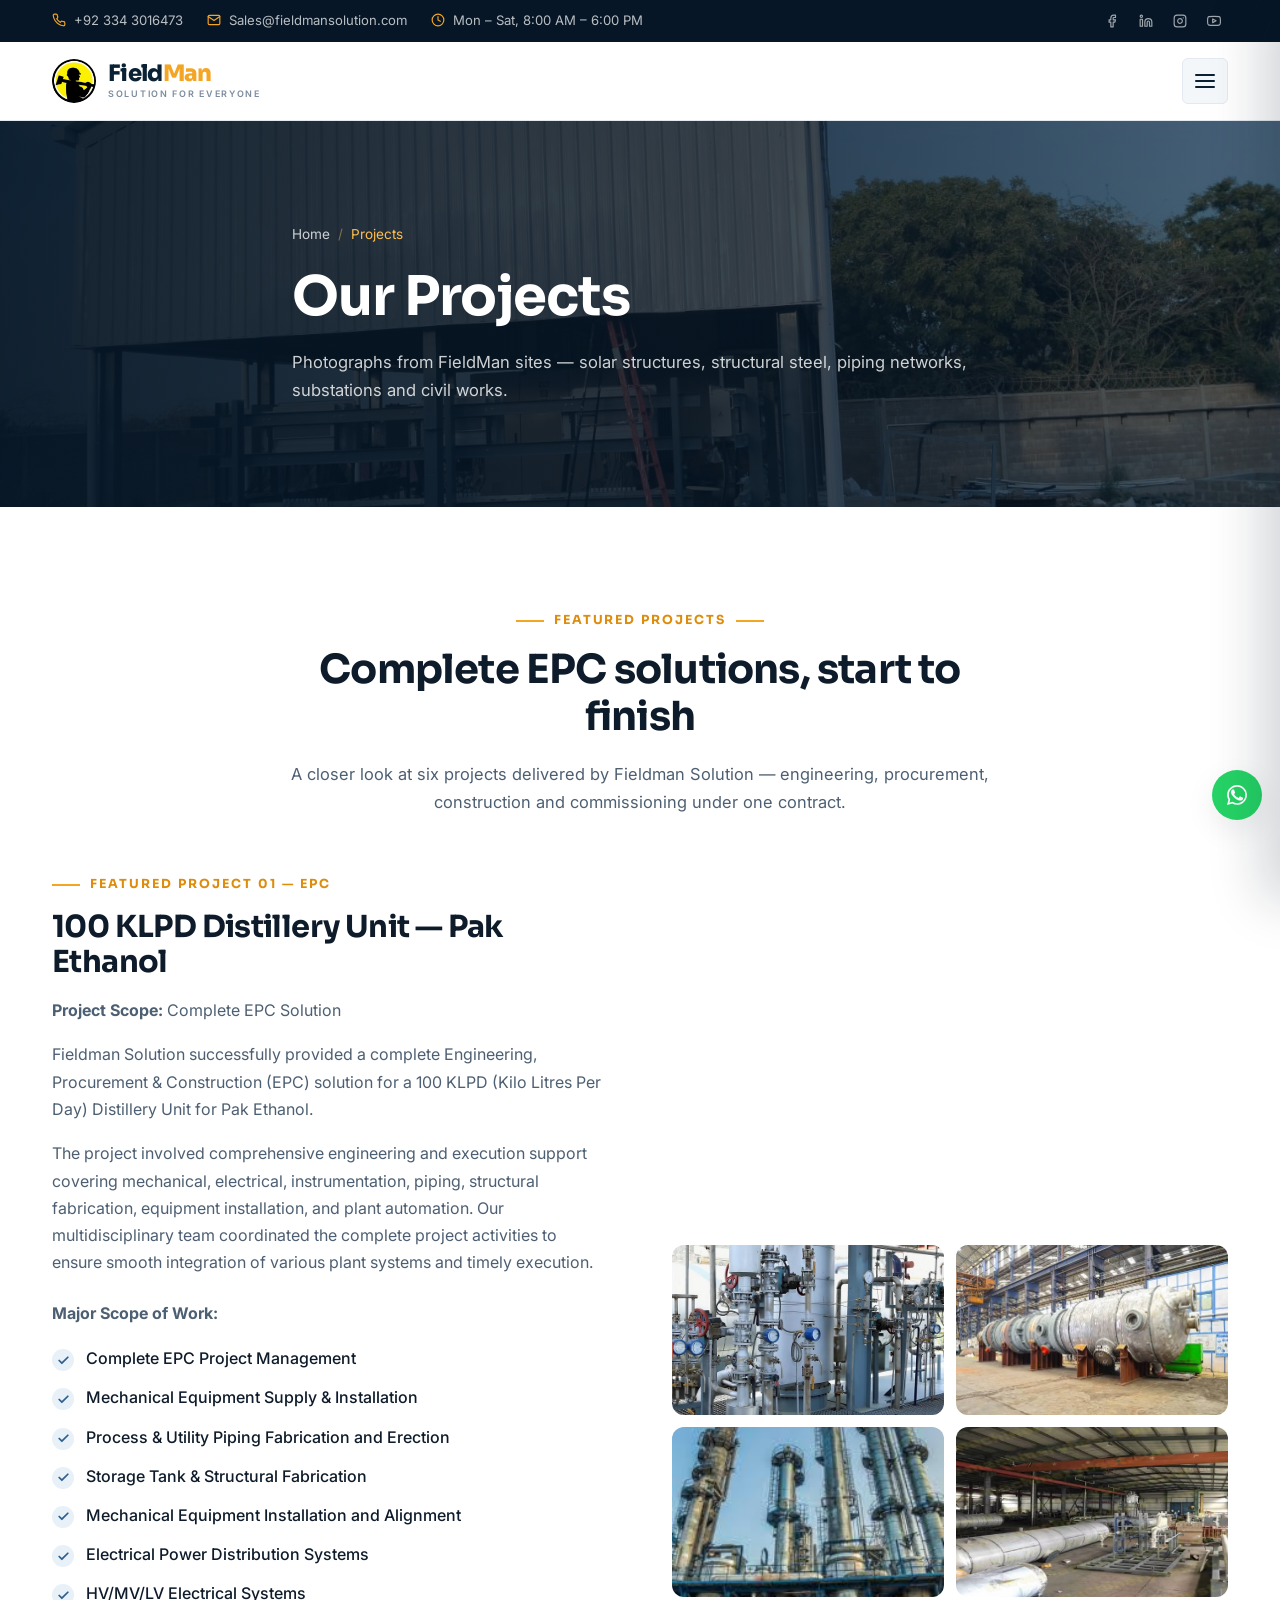
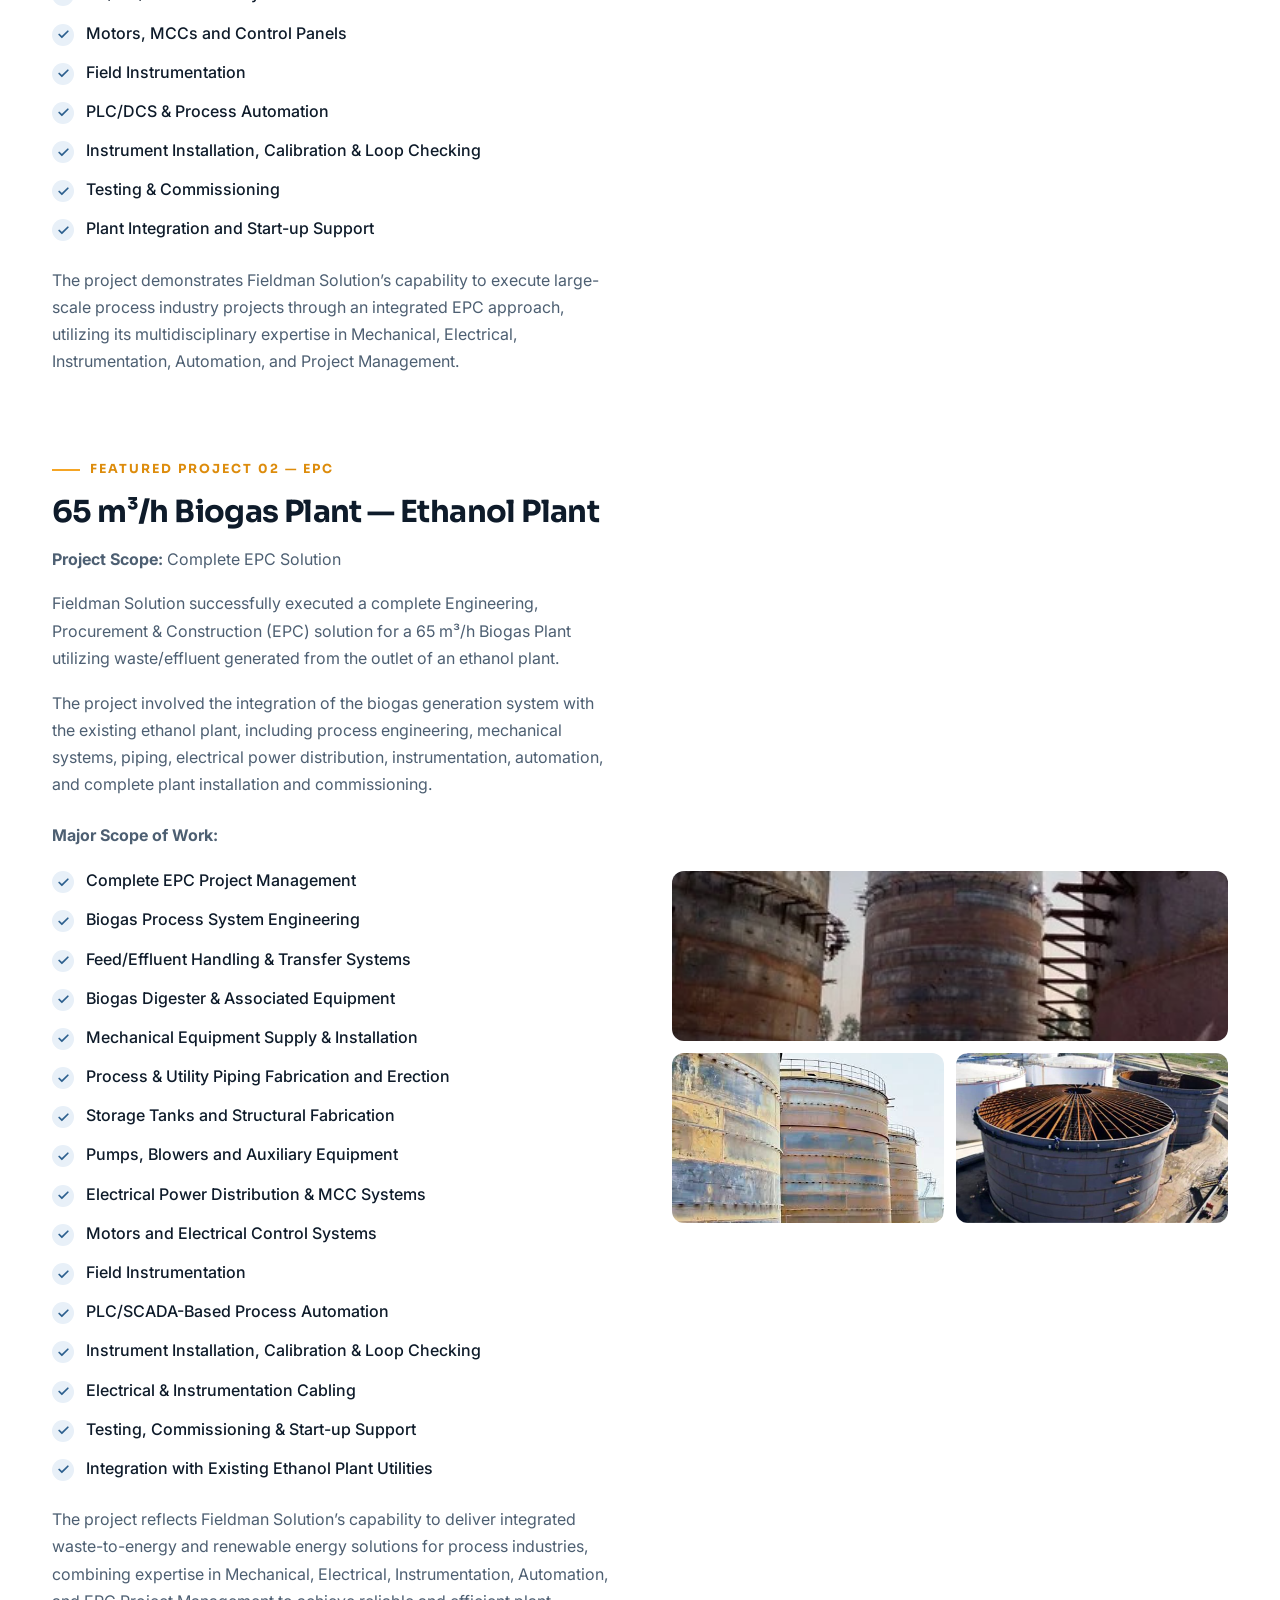
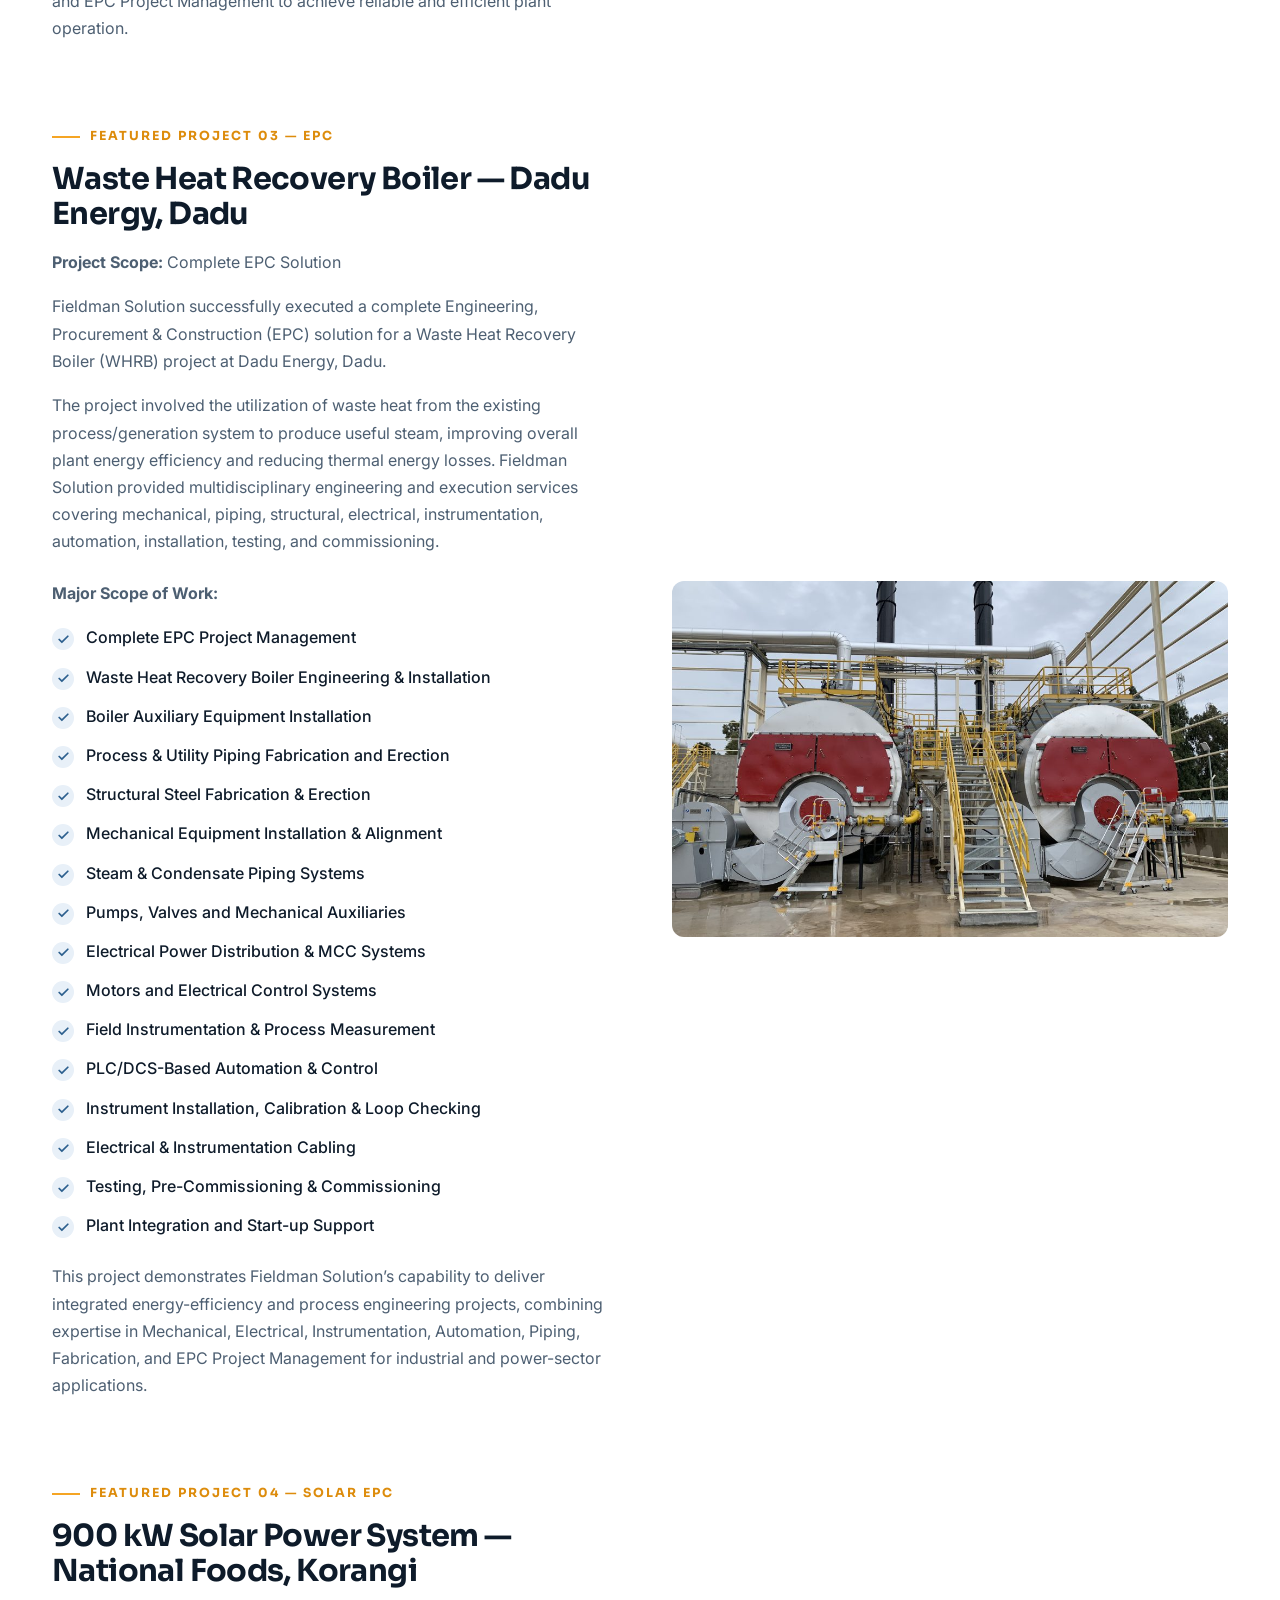
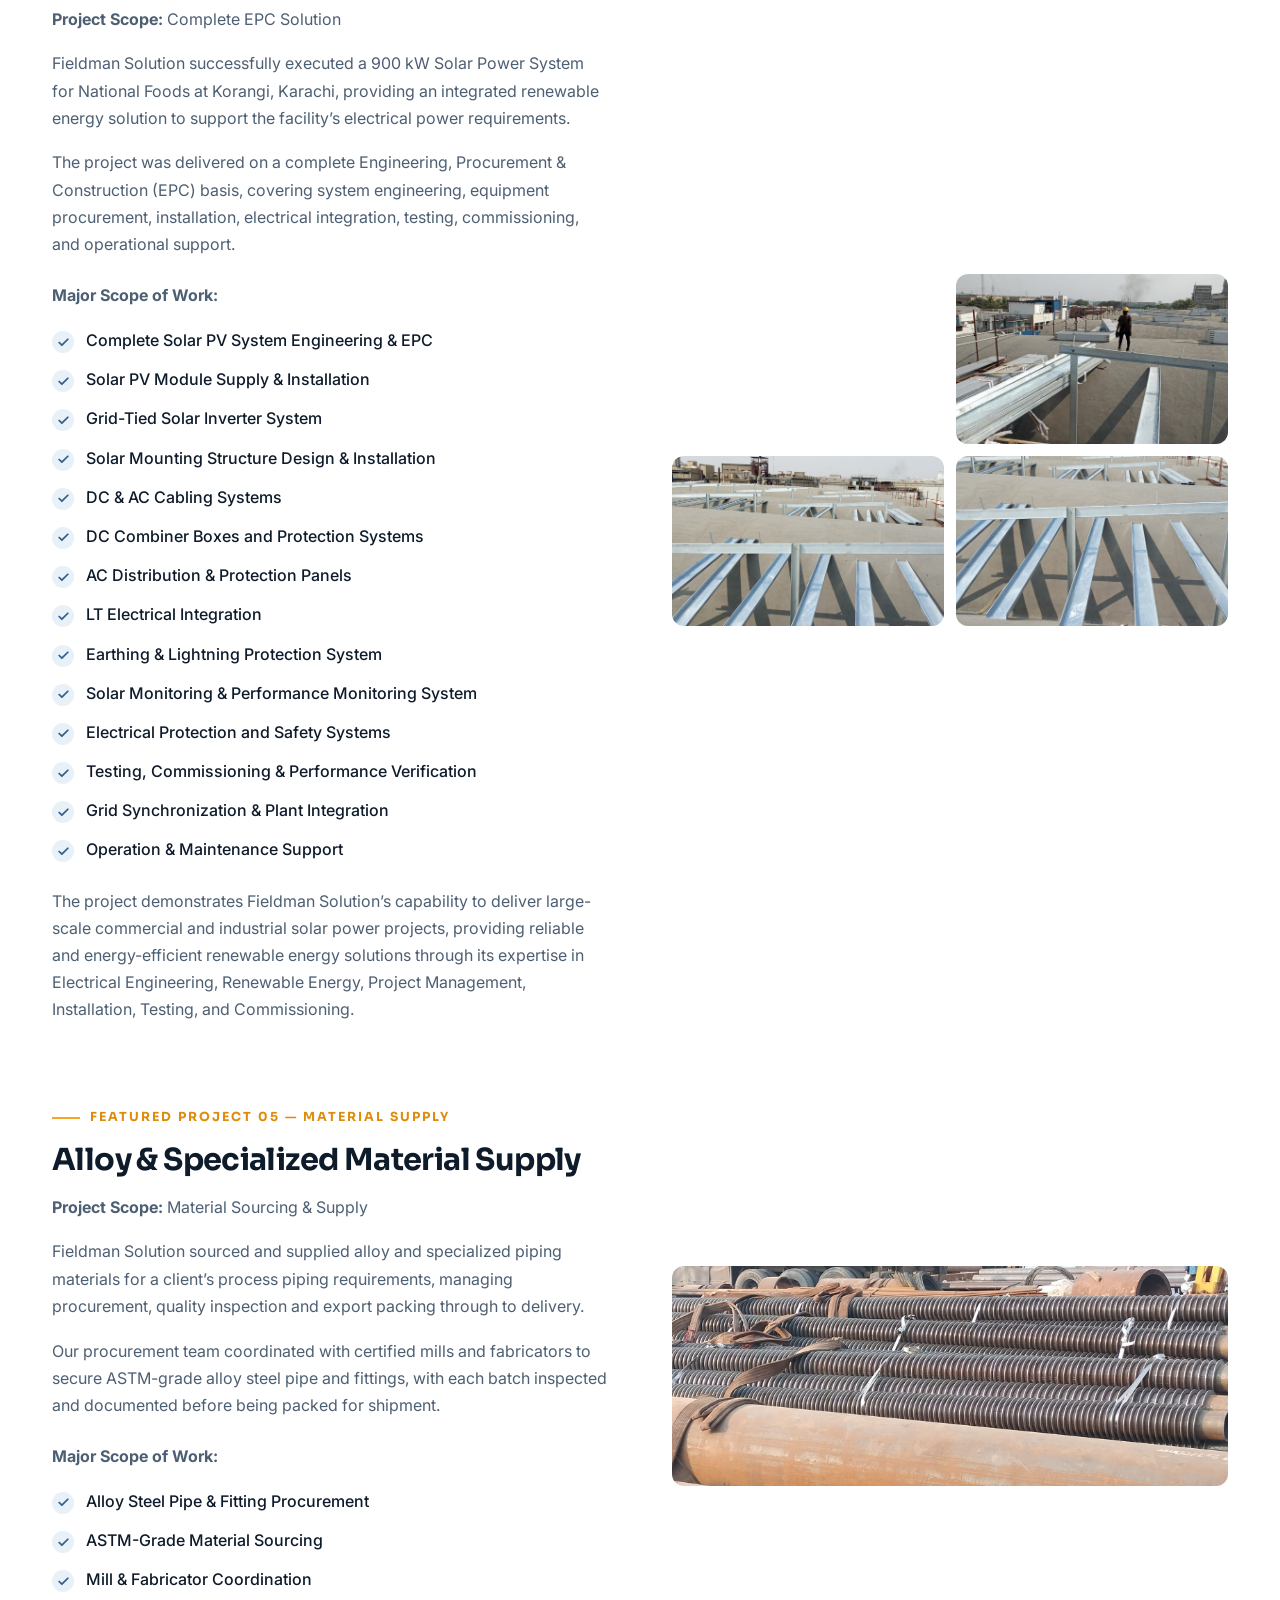
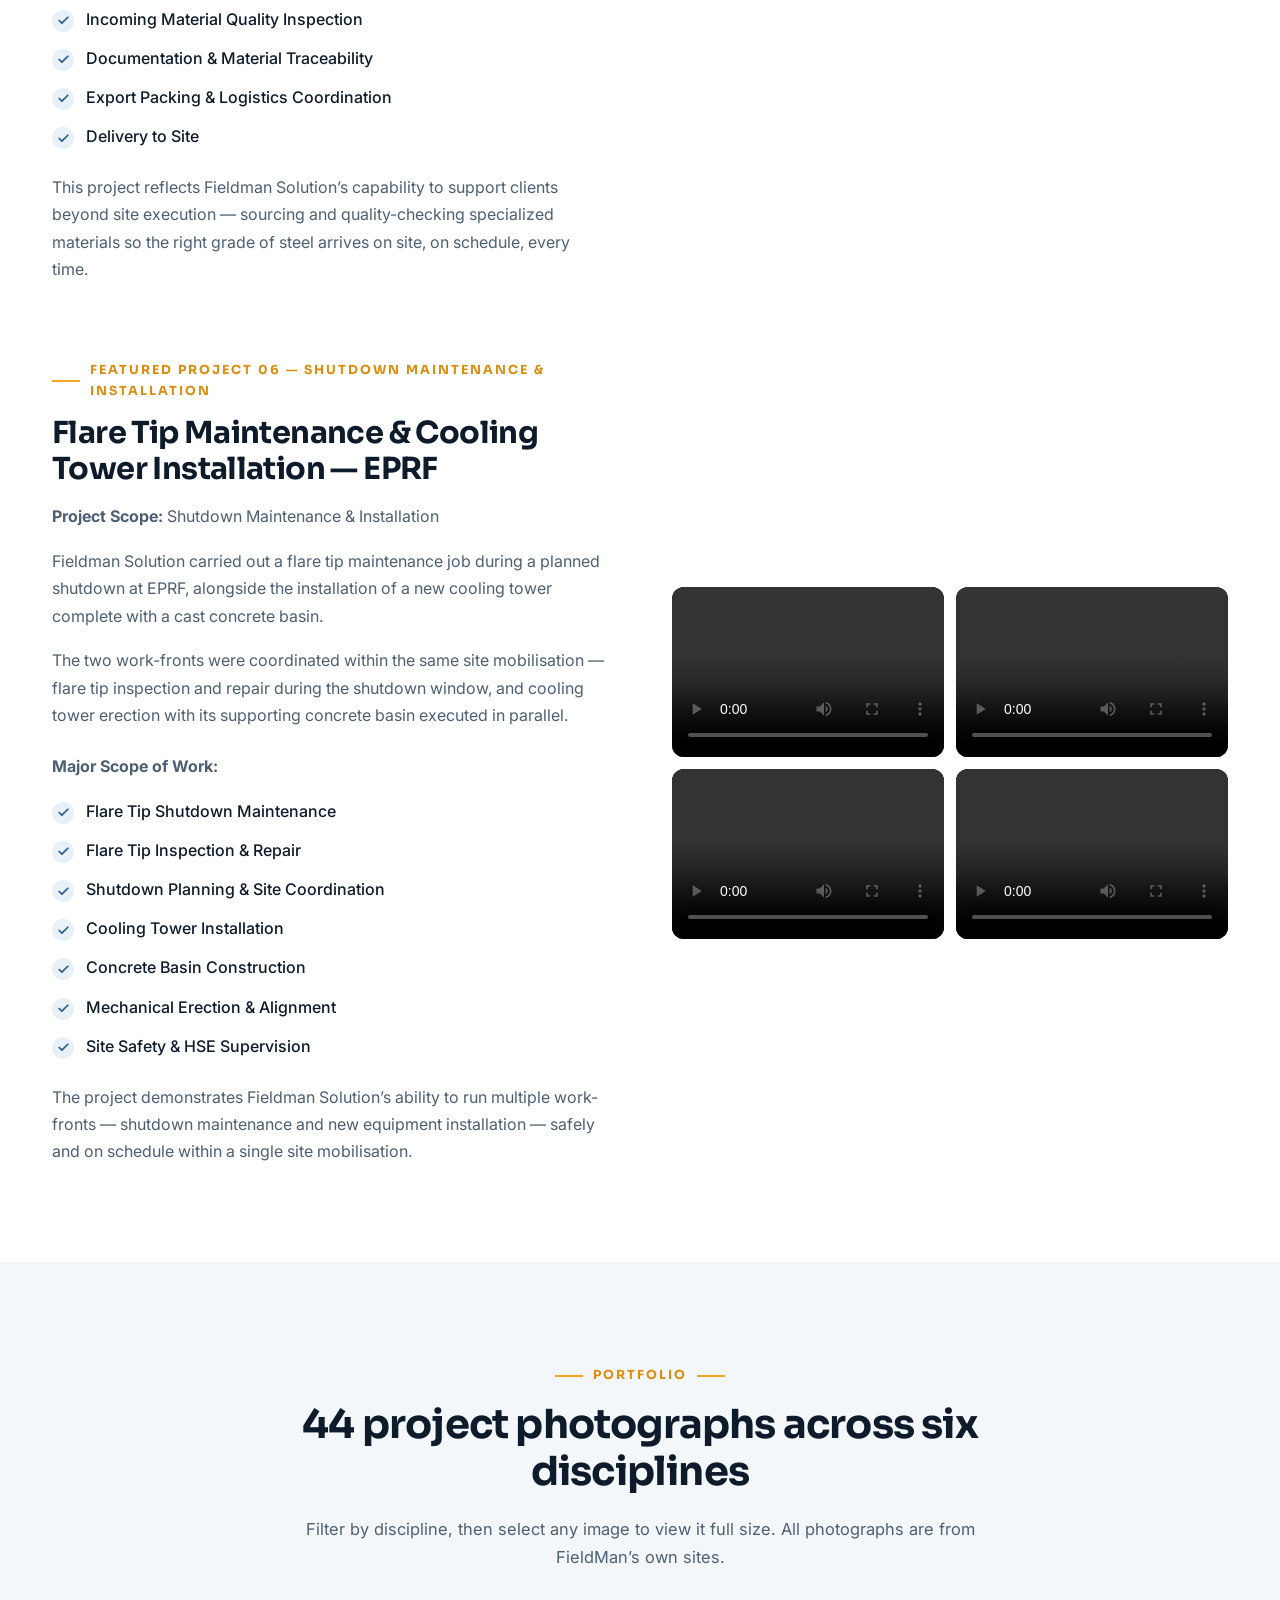
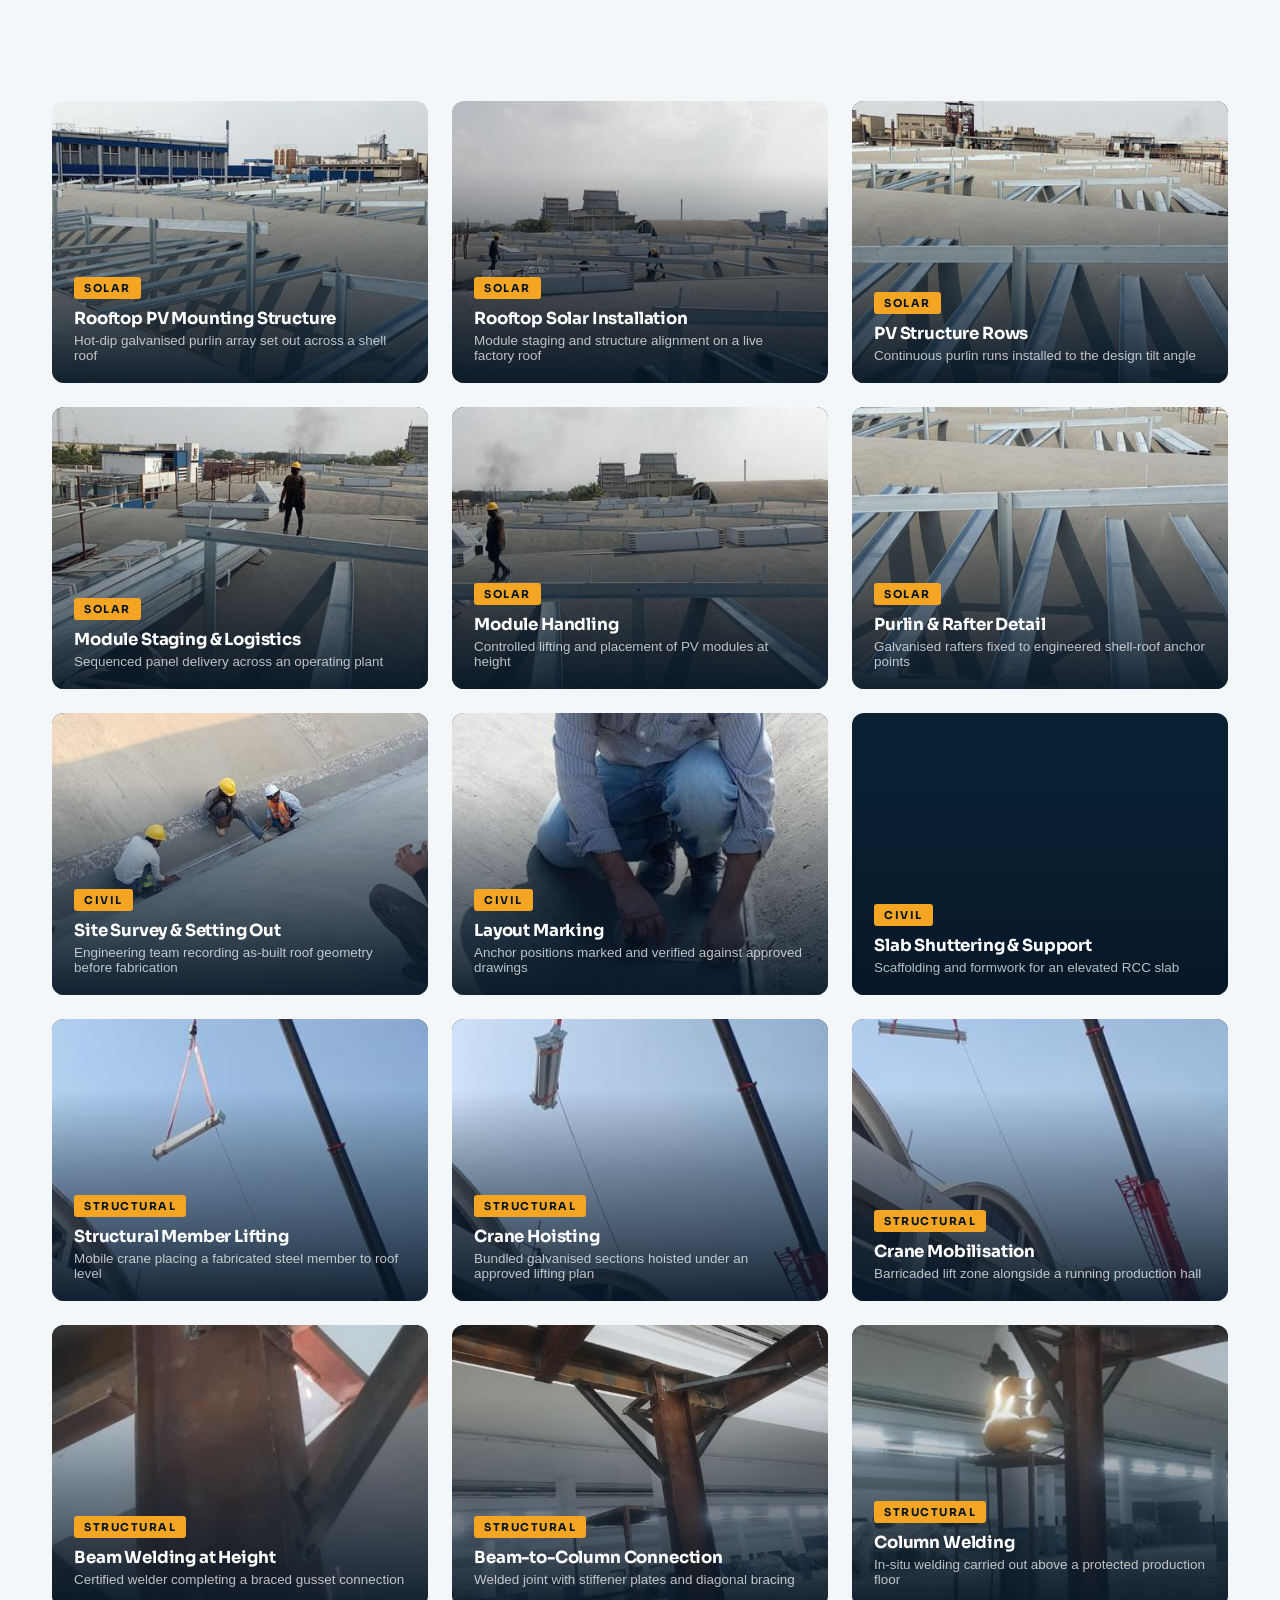
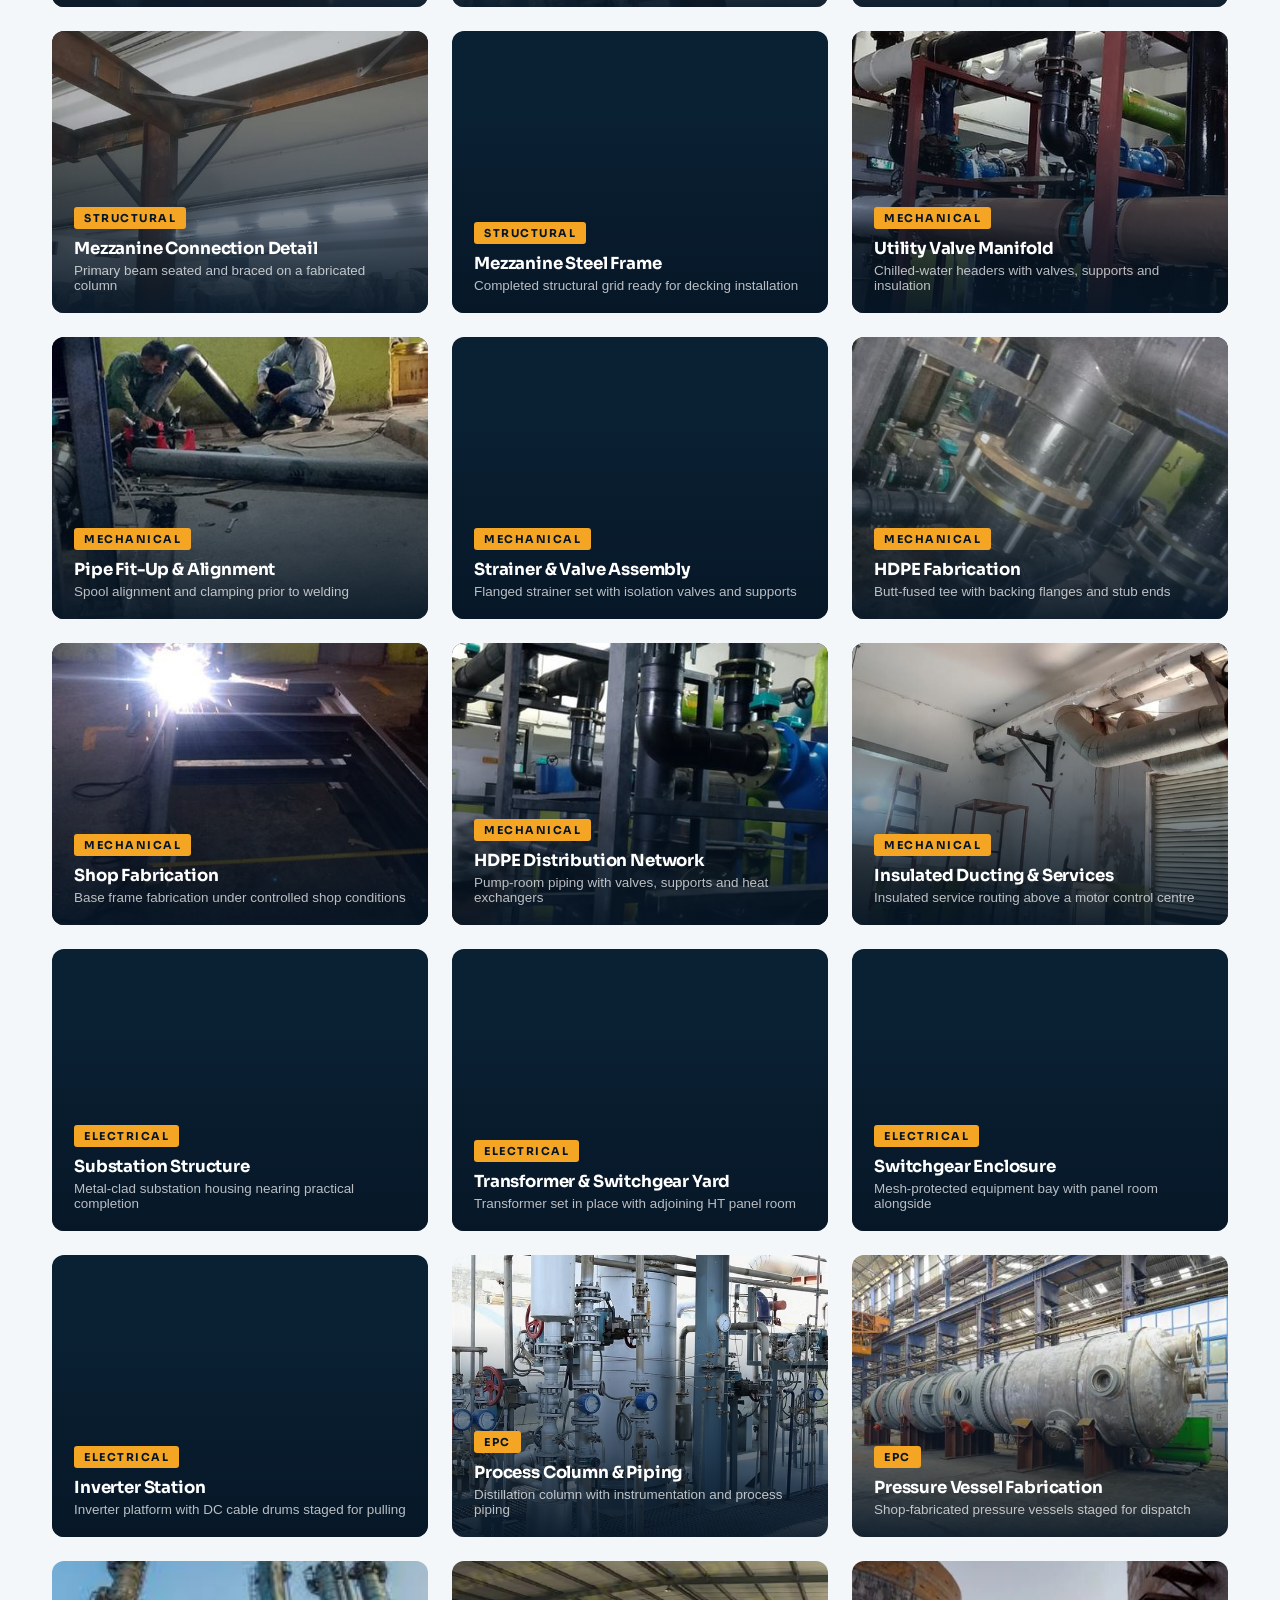
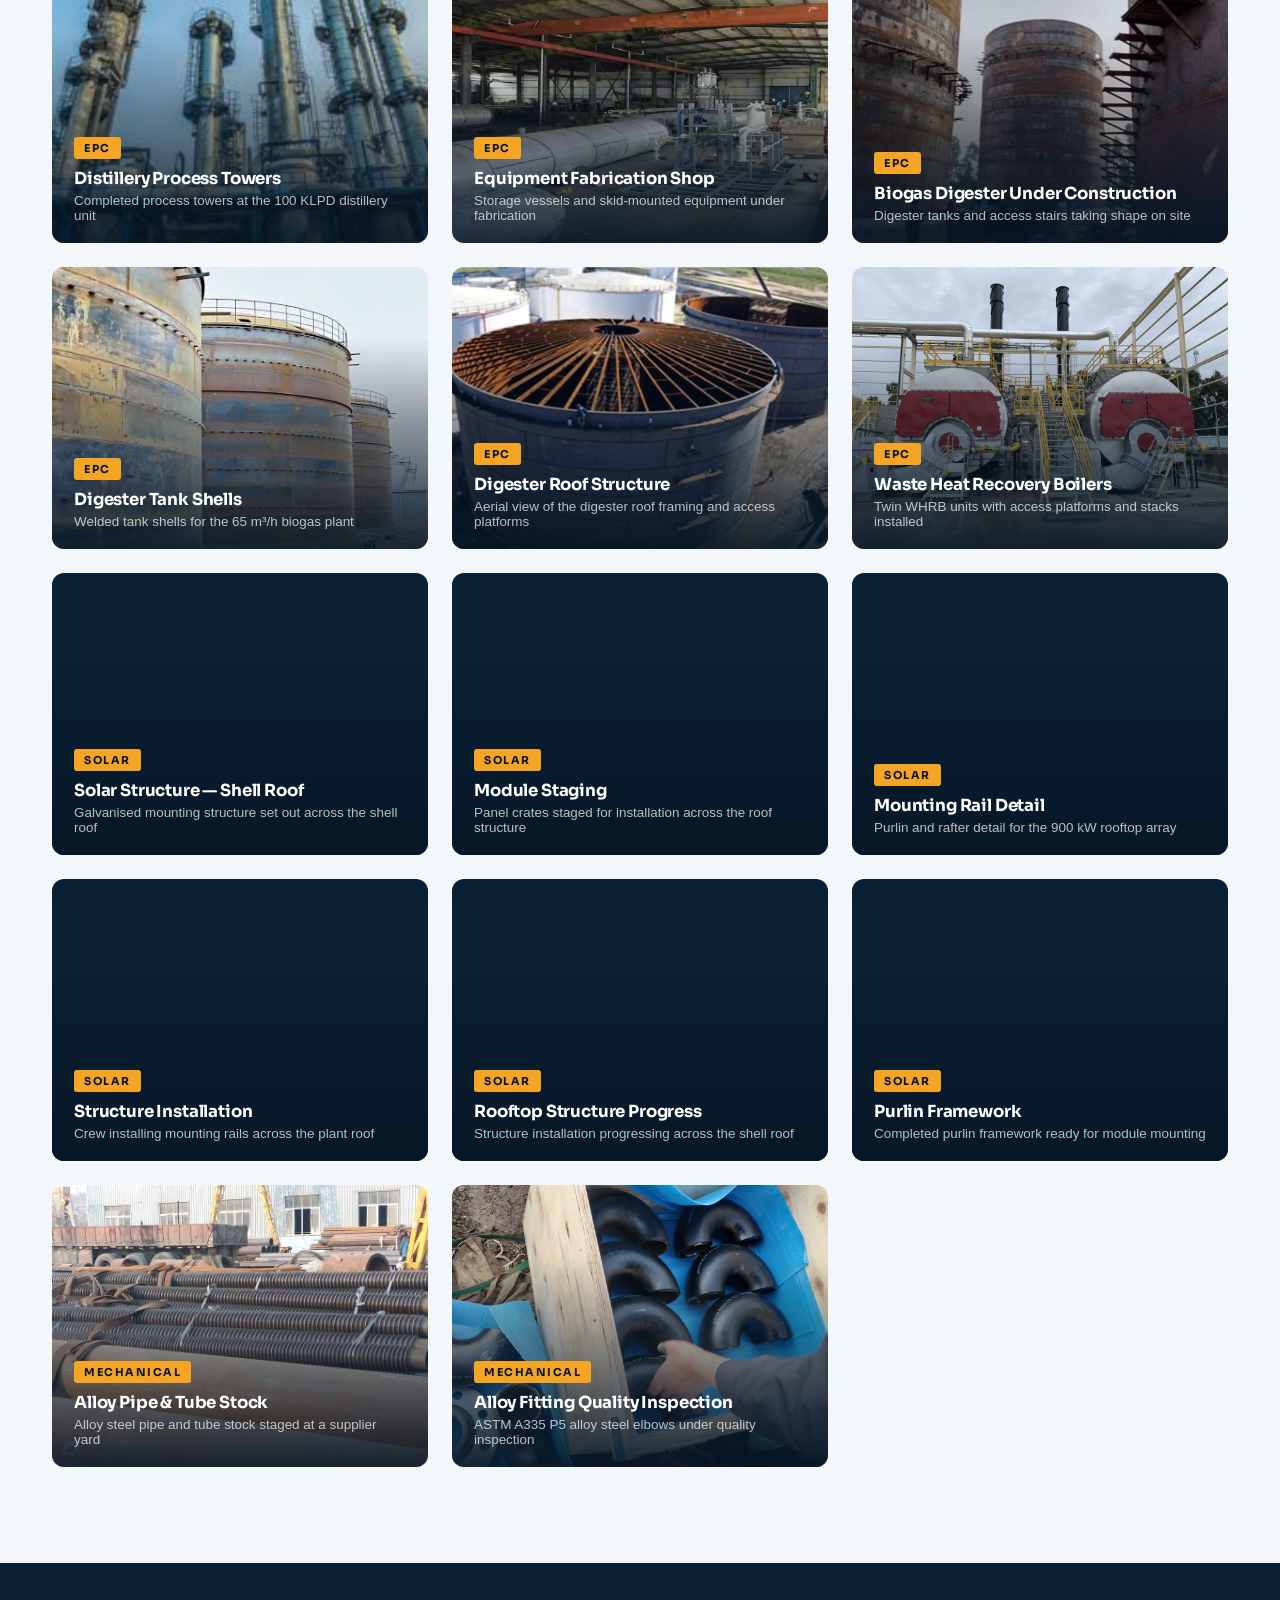
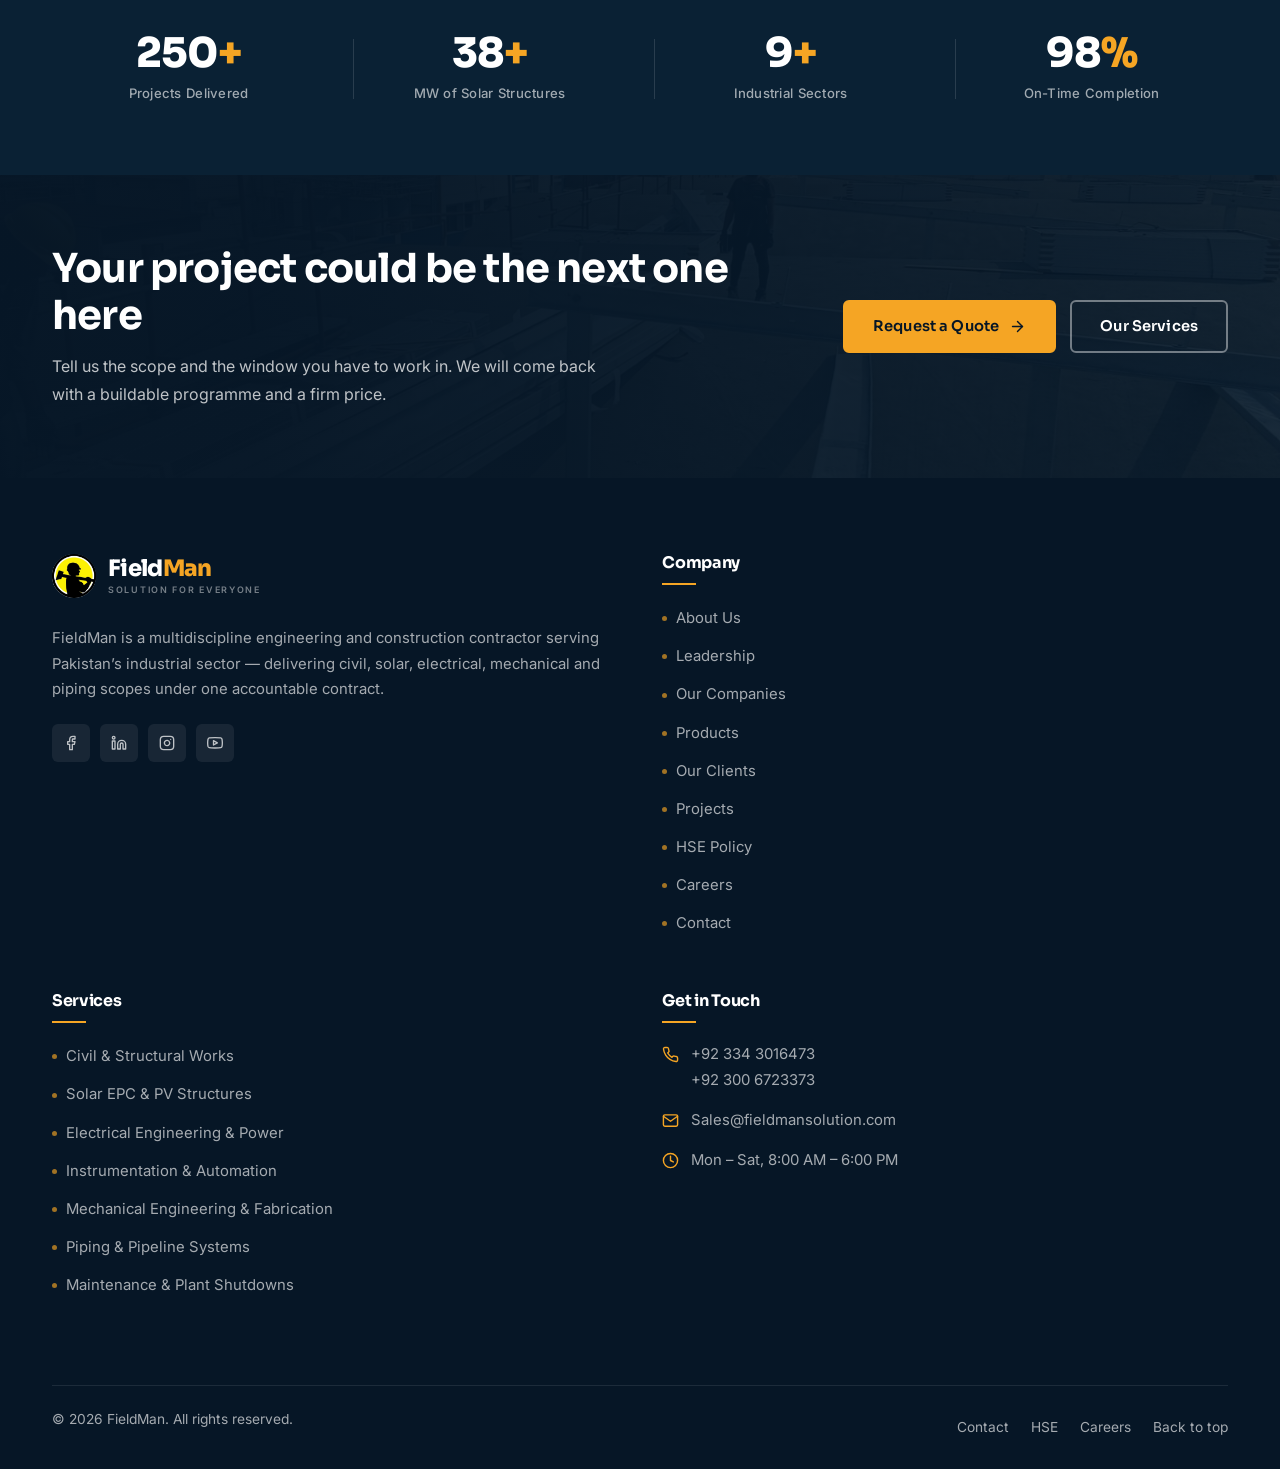
<file: projects.html>
<!DOCTYPE html>
<html lang="en">
<head>
<meta charset="utf-8">
<meta name="viewport" content="width=device-width, initial-scale=1, viewport-fit=cover">
<title>Projects — Solar, Civil, Structural, Mechanical &amp; Electrical | FieldMan</title>
<meta name="description" content="A portfolio of FieldMan's completed and in-progress engineering works: rooftop solar structures, structural steel, piping networks, substations and civil packages.">
<meta name="theme-color" content="#0a2134">
<meta property="og:type" content="website">
<meta property="og:site_name" content="FieldMan">
<meta property="og:title" content="Projects — Solar, Civil, Structural, Mechanical &amp; Electrical | FieldMan">
<meta property="og:description" content="A portfolio of FieldMan's completed and in-progress engineering works: rooftop solar structures, structural steel, piping networks, substations and civil packages.">
<meta property="og:image" content="assets/img/projects/solar-mounting-array.jpg">
<link rel="icon" href="assets/img/favicon.png" type="image/png">
<link rel="apple-touch-icon" href="assets/img/favicon-180.png">
<link rel="preconnect" href="https://fonts.googleapis.com">
<link rel="preconnect" href="https://fonts.gstatic.com" crossorigin>
<link href="https://fonts.googleapis.com/css2?family=Inter:wght@400;500;600;700&family=Sora:wght@600;700;800&display=swap" rel="stylesheet">
<link rel="stylesheet" href="assets/css/style.css">
<noscript><style>.reveal{opacity:1!important;transform:none!important}</style></noscript>
</head>
<body data-page="projects">
<a class="skip-link" href="#main">Skip to main content</a>
<div class="topbar">
  <div class="container topbar-inner">
    <ul class="topbar-list">
      <li><a class="topbar-item" href="tel:+923343016473"><svg xmlns="http://www.w3.org/2000/svg" viewBox="0 0 24 24" fill="none" stroke="currentColor" stroke-width="2" stroke-linecap="round" stroke-linejoin="round" aria-hidden="true"><path d="M22 16.92v3a2 2 0 0 1-2.18 2 19.79 19.79 0 0 1-8.63-3.07 19.5 19.5 0 0 1-6-6 19.79 19.79 0 0 1-3.07-8.67A2 2 0 0 1 4.11 2h3a2 2 0 0 1 2 1.72 12.84 12.84 0 0 0 .7 2.81 2 2 0 0 1-.45 2.11L8.09 9.91a16 16 0 0 0 6 6l1.27-1.27a2 2 0 0 1 2.11-.45 12.84 12.84 0 0 0 2.81.7A2 2 0 0 1 22 16.92z"/></svg> +92 334 3016473</a></li>
      <li><a class="topbar-item" href="mailto:Sales@fieldmansolution.com"><svg xmlns="http://www.w3.org/2000/svg" viewBox="0 0 24 24" fill="none" stroke="currentColor" stroke-width="2" stroke-linecap="round" stroke-linejoin="round" aria-hidden="true"><path d="M4 4h16c1.1 0 2 .9 2 2v12c0 1.1-.9 2-2 2H4c-1.1 0-2-.9-2-2V6c0-1.1.9-2 2-2z"/><polyline points="22,6 12,13 2,6"/></svg> Sales@fieldmansolution.com</a></li>
      <li><span class="topbar-item topbar-item--hours"><svg xmlns="http://www.w3.org/2000/svg" viewBox="0 0 24 24" fill="none" stroke="currentColor" stroke-width="2" stroke-linecap="round" stroke-linejoin="round" aria-hidden="true"><circle cx="12" cy="12" r="10"/><polyline points="12 6 12 12 16 14"/></svg> Mon – Sat, 8:00 AM – 6:00 PM</span></li>
    </ul>
    <div class="topbar-social">
      <a href="#" aria-label="FieldMan on Facebook"><svg xmlns="http://www.w3.org/2000/svg" viewBox="0 0 24 24" fill="none" stroke="currentColor" stroke-width="2" stroke-linecap="round" stroke-linejoin="round" aria-hidden="true"><path d="M18 2h-3a5 5 0 0 0-5 5v3H7v4h3v8h4v-8h3l1-4h-4V7a1 1 0 0 1 1-1h3z"/></svg></a>
      <a href="#" aria-label="FieldMan on LinkedIn"><svg xmlns="http://www.w3.org/2000/svg" viewBox="0 0 24 24" fill="none" stroke="currentColor" stroke-width="2" stroke-linecap="round" stroke-linejoin="round" aria-hidden="true"><path d="M16 8a6 6 0 0 1 6 6v7h-4v-7a2 2 0 0 0-2-2 2 2 0 0 0-2 2v7h-4v-7a6 6 0 0 1 6-6z"/><rect x="2" y="9" width="4" height="12"/><circle cx="4" cy="4" r="2"/></svg></a>
      <a href="#" aria-label="FieldMan on Instagram"><svg xmlns="http://www.w3.org/2000/svg" viewBox="0 0 24 24" fill="none" stroke="currentColor" stroke-width="2" stroke-linecap="round" stroke-linejoin="round" aria-hidden="true"><rect x="2" y="2" width="20" height="20" rx="5"/><path d="M16 11.37A4 4 0 1 1 12.63 8 4 4 0 0 1 16 11.37z"/><line x1="17.5" y1="6.5" x2="17.51" y2="6.5"/></svg></a>
      <a href="#" aria-label="FieldMan on YouTube"><svg xmlns="http://www.w3.org/2000/svg" viewBox="0 0 24 24" fill="none" stroke="currentColor" stroke-width="2" stroke-linecap="round" stroke-linejoin="round" aria-hidden="true"><path d="M22.54 6.42a2.78 2.78 0 0 0-1.94-2C18.88 4 12 4 12 4s-6.88 0-8.6.46a2.78 2.78 0 0 0-1.94 2A29 29 0 0 0 1 11.75a29 29 0 0 0 .46 5.33A2.78 2.78 0 0 0 3.4 19c1.72.46 8.6.46 8.6.46s6.88 0 8.6-.46a2.78 2.78 0 0 0 1.94-2 29 29 0 0 0 .46-5.25 29 29 0 0 0-.46-5.33z"/><polygon points="9.75 15.02 15.5 11.75 9.75 8.48 9.75 15.02"/></svg></a>
    </div>
  </div>
</div>

<header class="header">
  <div class="container header-inner">
    <a class="brand" href="index.html" aria-label="FieldMan — home">
  <img class="brand-mark" src="assets/img/main-logo.jpeg" width="44" height="44" alt="">
  <span class="brand-text">
    <span class="brand-name">Field<span>Man</span></span>
    <span class="brand-tag">Solution for Everyone</span>
  </span>
</a>
    <nav class="nav" aria-label="Main navigation">
      <ul class="nav-list"><li><a class="nav-link" href="index.html">Home</a></li><li class="has-dropdown"><a class="nav-link" href="about.html">About Us <svg class="caret" xmlns="http://www.w3.org/2000/svg" viewBox="0 0 24 24" fill="none" stroke="currentColor" stroke-width="2" stroke-linecap="round" stroke-linejoin="round" aria-hidden="true"><polyline points="6 9 12 15 18 9"/></svg></a><ul class="dropdown"><li><a href="about.html">Company Overview</a></li><li><a href="about.html#leadership">Leadership Team</a></li><li><a href="clients.html">Our Clients</a></li><li><a href="careers.html">Careers</a></li></ul></li><li class="has-dropdown"><a class="nav-link" href="companies.html">Companies <svg class="caret" xmlns="http://www.w3.org/2000/svg" viewBox="0 0 24 24" fill="none" stroke="currentColor" stroke-width="2" stroke-linecap="round" stroke-linejoin="round" aria-hidden="true"><polyline points="6 9 12 15 18 9"/></svg></a><ul class="dropdown"><li><a href="companies.html#fieldman-solution">Fieldman Solution</a></li><li><a href="companies.html#fieldman-tech">Fieldman Tech</a></li><li><a href="companies.html#agro-field">Agro Field</a></li></ul></li><li><a class="nav-link" href="services.html">Services</a></li><li><a class="nav-link" href="products.html">Products</a></li><li><a class="nav-link" href="projects.html" aria-current="page">Projects</a></li><li><a class="nav-link" href="hse.html">HSE</a></li><li><a class="nav-link" href="contact.html">Contact</a></li></ul>
    </nav>
    <div class="header-cta">
      <a class="btn btn-primary btn-sm" href="contact.html#quote">Request a Quote</a>
      <button class="burger" type="button" aria-expanded="false" aria-controls="mobile-nav" aria-label="Open menu">
        <span></span>
      </button>
    </div>
  </div>
</header>

<div class="mobile-backdrop"></div>
<nav class="mobile-nav" id="mobile-nav" aria-label="Mobile navigation">
  <div class="mobile-nav-head">
    <a class="brand" href="index.html" aria-label="FieldMan — home">
  <img class="brand-mark" src="assets/img/main-logo.jpeg" width="44" height="44" alt="">
  <span class="brand-text">
    <span class="brand-name">Field<span>Man</span></span>
    <span class="brand-tag">Solution for Everyone</span>
  </span>
</a>
    <button class="mobile-close" type="button" aria-label="Close menu"><svg xmlns="http://www.w3.org/2000/svg" viewBox="0 0 24 24" fill="none" stroke="currentColor" stroke-width="2" stroke-linecap="round" stroke-linejoin="round" aria-hidden="true"><line x1="18" y1="6" x2="6" y2="18"/><line x1="6" y1="6" x2="18" y2="18"/></svg></button>
  </div>
  <ul class="mobile-list"><li><a href="index.html">Home</a></li><li><button class="mobile-sub-toggle" aria-expanded="false" aria-controls="msub-about">About Us <svg xmlns="http://www.w3.org/2000/svg" viewBox="0 0 24 24" fill="none" stroke="currentColor" stroke-width="2" stroke-linecap="round" stroke-linejoin="round" aria-hidden="true"><polyline points="6 9 12 15 18 9"/></svg></button><ul class="mobile-sub" id="msub-about"><li><a href="about.html">Overview</a></li><li><a href="about.html">Company Overview</a></li><li><a href="about.html#leadership">Leadership Team</a></li><li><a href="clients.html">Our Clients</a></li><li><a href="careers.html">Careers</a></li></ul></li><li><button class="mobile-sub-toggle" aria-expanded="false" aria-controls="msub-companies">Companies <svg xmlns="http://www.w3.org/2000/svg" viewBox="0 0 24 24" fill="none" stroke="currentColor" stroke-width="2" stroke-linecap="round" stroke-linejoin="round" aria-hidden="true"><polyline points="6 9 12 15 18 9"/></svg></button><ul class="mobile-sub" id="msub-companies"><li><a href="companies.html#fieldman-solution">Fieldman Solution</a></li><li><a href="companies.html#fieldman-tech">Fieldman Tech</a></li><li><a href="companies.html#agro-field">Agro Field</a></li></ul></li><li><a href="services.html">Services</a></li><li><a href="products.html">Products</a></li><li><a href="projects.html" aria-current="page">Projects</a></li><li><a href="hse.html">HSE</a></li><li><a href="contact.html">Contact</a></li></ul>
  <a class="btn btn-primary btn-block" href="contact.html#quote">Request a Quote</a>
  <div class="mobile-contact">
    <a class="topbar-item" href="tel:+923343016473"><svg xmlns="http://www.w3.org/2000/svg" viewBox="0 0 24 24" fill="none" stroke="currentColor" stroke-width="2" stroke-linecap="round" stroke-linejoin="round" aria-hidden="true"><path d="M22 16.92v3a2 2 0 0 1-2.18 2 19.79 19.79 0 0 1-8.63-3.07 19.5 19.5 0 0 1-6-6 19.79 19.79 0 0 1-3.07-8.67A2 2 0 0 1 4.11 2h3a2 2 0 0 1 2 1.72 12.84 12.84 0 0 0 .7 2.81 2 2 0 0 1-.45 2.11L8.09 9.91a16 16 0 0 0 6 6l1.27-1.27a2 2 0 0 1 2.11-.45 12.84 12.84 0 0 0 2.81.7A2 2 0 0 1 22 16.92z"/></svg> +92 334 3016473</a>
    <a class="topbar-item" href="mailto:Sales@fieldmansolution.com"><svg xmlns="http://www.w3.org/2000/svg" viewBox="0 0 24 24" fill="none" stroke="currentColor" stroke-width="2" stroke-linecap="round" stroke-linejoin="round" aria-hidden="true"><path d="M4 4h16c1.1 0 2 .9 2 2v12c0 1.1-.9 2-2 2H4c-1.1 0-2-.9-2-2V6c0-1.1.9-2 2-2z"/><polyline points="22,6 12,13 2,6"/></svg> Sales@fieldmansolution.com</a>
    <span class="topbar-item"><svg xmlns="http://www.w3.org/2000/svg" viewBox="0 0 24 24" fill="none" stroke="currentColor" stroke-width="2" stroke-linecap="round" stroke-linejoin="round" aria-hidden="true"><path d="M21 10c0 7-9 13-9 13s-9-6-9-13a9 9 0 0 1 18 0z"/><circle cx="12" cy="10" r="3"/></svg> P-130 Gulshan-e-Roomi, Gulistan-e-Jauhar Block 8, Karachi</span>
  </div>
</nav>

<main id="main">
<section class="page-hero">
  <div class="page-hero-media"><img src="assets/img/projects/electrical-inverter-station.jpg" alt="" fetchpriority="high" decoding="async"></div>
  <div class="container page-hero-inner">
    <ul class="breadcrumb"><li><a href="index.html">Home</a></li><li aria-current="page">Projects</li></ul>
    <h1>Our Projects</h1>
    <p>Photographs from FieldMan sites — solar structures, structural steel, piping networks, substations and civil works.</p>
  </div>
</section>
<section class="section" id="featured-projects">
  <div class="container">
    <div class="section-head section-head--center reveal">
      <span class="eyebrow">Featured Projects</span>
      <h2 class="section-title">Complete EPC solutions, start to finish</h2>
      <p class="section-sub">A closer look at six projects delivered by Fieldman Solution —
      engineering, procurement, construction and commissioning under one contract.</p>
    </div>

    <article class="split" style="margin-bottom:clamp(48px,6vw,80px)">
      <div class="reveal">
        <span class="eyebrow">Featured Project 01 — EPC</span>
        <h3 class="section-title" style="font-size:clamp(1.4rem,2.4vw,1.9rem)">100 KLPD Distillery Unit — Pak Ethanol</h3>
        <p><strong>Project Scope:</strong> Complete EPC Solution</p>
        <p>Fieldman Solution successfully provided a complete Engineering, Procurement &amp;
        Construction (EPC) solution for a 100 KLPD (Kilo Litres Per Day) Distillery Unit for Pak
        Ethanol.</p>
        <p>The project involved comprehensive engineering and execution support covering mechanical,
        electrical, instrumentation, piping, structural fabrication, equipment installation, and plant
        automation. Our multidisciplinary team coordinated the complete project activities to ensure
        smooth integration of various plant systems and timely execution.</p>
        <p class="mt-3"><strong>Major Scope of Work:</strong></p>
        <ul class="check-list mt-3">
          <li>Complete EPC Project Management</li>
          <li>Mechanical Equipment Supply &amp; Installation</li>
          <li>Process &amp; Utility Piping Fabrication and Erection</li>
          <li>Storage Tank &amp; Structural Fabrication</li>
          <li>Mechanical Equipment Installation and Alignment</li>
          <li>Electrical Power Distribution Systems</li>
          <li>HV/MV/LV Electrical Systems</li>
          <li>Motors, MCCs and Control Panels</li>
          <li>Field Instrumentation</li>
          <li>PLC/DCS &amp; Process Automation</li>
          <li>Instrument Installation, Calibration &amp; Loop Checking</li>
          <li>Testing &amp; Commissioning</li>
          <li>Plant Integration and Start-up Support</li>
        </ul>
        <p class="mt-3">The project demonstrates Fieldman Solution&rsquo;s capability to execute
        large-scale process industry projects through an integrated EPC approach, utilizing its
        multidisciplinary expertise in Mechanical, Electrical, Instrumentation, Automation, and Project
        Management.</p>
      </div>
      <div class="reveal" data-delay="120">
        <div class="grid" style="grid-template-columns:repeat(2,1fr);gap:12px">
          <img src="assets/img/projects/PakEthanol-1.jpeg" alt="Process column and piping at the Pak Ethanol distillery unit" loading="lazy" decoding="async" style="width:100%;height:170px;object-fit:cover;border-radius:var(--radius)">
          <img src="assets/img/projects/PakEthanol-2.jpeg" alt="Pressure vessels fabricated for the Pak Ethanol distillery unit" loading="lazy" decoding="async" style="width:100%;height:170px;object-fit:cover;border-radius:var(--radius)">
          <img src="assets/img/projects/PakEthanol-3.jpeg" alt="Completed process towers at the Pak Ethanol distillery unit" loading="lazy" decoding="async" style="width:100%;height:170px;object-fit:cover;border-radius:var(--radius)">
          <img src="assets/img/projects/PakEthanol-4.jpeg" alt="Equipment fabrication shop for the Pak Ethanol distillery unit" loading="lazy" decoding="async" style="width:100%;height:170px;object-fit:cover;border-radius:var(--radius)">
        </div>
      </div>
    </article>

    <article class="split split--media-right" style="margin-bottom:clamp(48px,6vw,80px)">
      <div class="reveal">
        <span class="eyebrow">Featured Project 02 — EPC</span>
        <h3 class="section-title" style="font-size:clamp(1.4rem,2.4vw,1.9rem)">65 m&sup3;/h Biogas Plant — Ethanol Plant</h3>
        <p><strong>Project Scope:</strong> Complete EPC Solution</p>
        <p>Fieldman Solution successfully executed a complete Engineering, Procurement &amp;
        Construction (EPC) solution for a 65 m&sup3;/h Biogas Plant utilizing waste/effluent generated
        from the outlet of an ethanol plant.</p>
        <p>The project involved the integration of the biogas generation system with the existing
        ethanol plant, including process engineering, mechanical systems, piping, electrical power
        distribution, instrumentation, automation, and complete plant installation and commissioning.</p>
        <p class="mt-3"><strong>Major Scope of Work:</strong></p>
        <ul class="check-list mt-3">
          <li>Complete EPC Project Management</li>
          <li>Biogas Process System Engineering</li>
          <li>Feed/Effluent Handling &amp; Transfer Systems</li>
          <li>Biogas Digester &amp; Associated Equipment</li>
          <li>Mechanical Equipment Supply &amp; Installation</li>
          <li>Process &amp; Utility Piping Fabrication and Erection</li>
          <li>Storage Tanks and Structural Fabrication</li>
          <li>Pumps, Blowers and Auxiliary Equipment</li>
          <li>Electrical Power Distribution &amp; MCC Systems</li>
          <li>Motors and Electrical Control Systems</li>
          <li>Field Instrumentation</li>
          <li>PLC/SCADA-Based Process Automation</li>
          <li>Instrument Installation, Calibration &amp; Loop Checking</li>
          <li>Electrical &amp; Instrumentation Cabling</li>
          <li>Testing, Commissioning &amp; Start-up Support</li>
          <li>Integration with Existing Ethanol Plant Utilities</li>
        </ul>
        <p class="mt-3">The project reflects Fieldman Solution&rsquo;s capability to deliver integrated
        waste-to-energy and renewable energy solutions for process industries, combining expertise in
        Mechanical, Electrical, Instrumentation, Automation, and EPC Project Management to achieve
        reliable and efficient plant operation.</p>
      </div>
      <div class="reveal" data-delay="120">
        <div class="grid" style="grid-template-columns:repeat(2,1fr);gap:12px">
          <img src="assets/img/projects/EthanolPlant-1.jpeg" alt="Biogas digester tanks under construction" loading="lazy" decoding="async" style="width:100%;height:170px;object-fit:cover;border-radius:var(--radius);grid-column:1 / -1">
          <img src="assets/img/projects/EthanolPlant-2.jpeg" alt="Digester tank shells for the biogas plant" loading="lazy" decoding="async" style="width:100%;height:170px;object-fit:cover;border-radius:var(--radius)">
          <img src="assets/img/projects/EthanolPlant-3.jpeg" alt="Aerial view of digester roof structure fabrication" loading="lazy" decoding="async" style="width:100%;height:170px;object-fit:cover;border-radius:var(--radius)">
        </div>
      </div>
    </article>

    <article class="split" style="margin-bottom:clamp(48px,6vw,80px)">
      <div class="reveal">
        <span class="eyebrow">Featured Project 03 — EPC</span>
        <h3 class="section-title" style="font-size:clamp(1.4rem,2.4vw,1.9rem)">Waste Heat Recovery Boiler — Dadu Energy, Dadu</h3>
        <p><strong>Project Scope:</strong> Complete EPC Solution</p>
        <p>Fieldman Solution successfully executed a complete Engineering, Procurement &amp;
        Construction (EPC) solution for a Waste Heat Recovery Boiler (WHRB) project at Dadu Energy,
        Dadu.</p>
        <p>The project involved the utilization of waste heat from the existing process/generation
        system to produce useful steam, improving overall plant energy efficiency and reducing thermal
        energy losses. Fieldman Solution provided multidisciplinary engineering and execution services
        covering mechanical, piping, structural, electrical, instrumentation, automation, installation,
        testing, and commissioning.</p>
        <p class="mt-3"><strong>Major Scope of Work:</strong></p>
        <ul class="check-list mt-3">
          <li>Complete EPC Project Management</li>
          <li>Waste Heat Recovery Boiler Engineering &amp; Installation</li>
          <li>Boiler Auxiliary Equipment Installation</li>
          <li>Process &amp; Utility Piping Fabrication and Erection</li>
          <li>Structural Steel Fabrication &amp; Erection</li>
          <li>Mechanical Equipment Installation &amp; Alignment</li>
          <li>Steam &amp; Condensate Piping Systems</li>
          <li>Pumps, Valves and Mechanical Auxiliaries</li>
          <li>Electrical Power Distribution &amp; MCC Systems</li>
          <li>Motors and Electrical Control Systems</li>
          <li>Field Instrumentation &amp; Process Measurement</li>
          <li>PLC/DCS-Based Automation &amp; Control</li>
          <li>Instrument Installation, Calibration &amp; Loop Checking</li>
          <li>Electrical &amp; Instrumentation Cabling</li>
          <li>Testing, Pre-Commissioning &amp; Commissioning</li>
          <li>Plant Integration and Start-up Support</li>
        </ul>
        <p class="mt-3">This project demonstrates Fieldman Solution&rsquo;s capability to deliver
        integrated energy-efficiency and process engineering projects, combining expertise in
        Mechanical, Electrical, Instrumentation, Automation, Piping, Fabrication, and EPC Project
        Management for industrial and power-sector applications.</p>
      </div>
      <div class="reveal" data-delay="120">
        <img src="assets/img/projects/DaduEnergy.jpeg" alt="Twin waste heat recovery boiler units at Dadu Energy" loading="lazy" decoding="async" style="width:100%;height:356px;object-fit:cover;border-radius:var(--radius)">
      </div>
    </article>

    <article class="split split--media-right">
      <div class="reveal">
        <span class="eyebrow">Featured Project 04 — Solar EPC</span>
        <h3 class="section-title" style="font-size:clamp(1.4rem,2.4vw,1.9rem)">900 kW Solar Power System — National Foods, Korangi</h3>
        <p><strong>Project Scope:</strong> Complete EPC Solution</p>
        <p>Fieldman Solution successfully executed a 900 kW Solar Power System for National Foods at
        Korangi, Karachi, providing an integrated renewable energy solution to support the
        facility&rsquo;s electrical power requirements.</p>
        <p>The project was delivered on a complete Engineering, Procurement &amp; Construction (EPC)
        basis, covering system engineering, equipment procurement, installation, electrical
        integration, testing, commissioning, and operational support.</p>
        <p class="mt-3"><strong>Major Scope of Work:</strong></p>
        <ul class="check-list mt-3">
          <li>Complete Solar PV System Engineering &amp; EPC</li>
          <li>Solar PV Module Supply &amp; Installation</li>
          <li>Grid-Tied Solar Inverter System</li>
          <li>Solar Mounting Structure Design &amp; Installation</li>
          <li>DC &amp; AC Cabling Systems</li>
          <li>DC Combiner Boxes and Protection Systems</li>
          <li>AC Distribution &amp; Protection Panels</li>
          <li>LT Electrical Integration</li>
          <li>Earthing &amp; Lightning Protection System</li>
          <li>Solar Monitoring &amp; Performance Monitoring System</li>
          <li>Electrical Protection and Safety Systems</li>
          <li>Testing, Commissioning &amp; Performance Verification</li>
          <li>Grid Synchronization &amp; Plant Integration</li>
          <li>Operation &amp; Maintenance Support</li>
        </ul>
        <p class="mt-3">The project demonstrates Fieldman Solution&rsquo;s capability to deliver
        large-scale commercial and industrial solar power projects, providing reliable and
        energy-efficient renewable energy solutions through its expertise in Electrical Engineering,
        Renewable Energy, Project Management, Installation, Testing, and Commissioning.</p>
      </div>
      <div class="reveal" data-delay="120">
        <div class="grid" style="grid-template-columns:repeat(2,1fr);gap:12px">
          <img src="assets/img/projects/SolarPowerSystem-1.jpeg" alt="Solar mounting structure on shell roof at National Foods" loading="lazy" decoding="async" style="width:100%;height:170px;object-fit:cover;border-radius:var(--radius)">
          <img src="assets/img/projects/SolarPowerSystem-4.jpeg" alt="Crew installing solar mounting structure at National Foods" loading="lazy" decoding="async" style="width:100%;height:170px;object-fit:cover;border-radius:var(--radius)">
          <img src="assets/img/projects/SolarPowerSystem-3.jpeg" alt="Solar mounting rail detail at National Foods" loading="lazy" decoding="async" style="width:100%;height:170px;object-fit:cover;border-radius:var(--radius)">
          <img src="assets/img/projects/SolarPowerSystem-6.jpeg" alt="Completed purlin framework at National Foods" loading="lazy" decoding="async" style="width:100%;height:170px;object-fit:cover;border-radius:var(--radius)">
        </div>
      </div>
    </article>

    <article class="split" style="margin-top:clamp(48px,6vw,80px)">
      <div class="reveal">
        <span class="eyebrow">Featured Project 05 — Material Supply</span>
        <h3 class="section-title" style="font-size:clamp(1.4rem,2.4vw,1.9rem)">Alloy &amp; Specialized Material Supply</h3>
        <p><strong>Project Scope:</strong> Material Sourcing &amp; Supply</p>
        <p>Fieldman Solution sourced and supplied alloy and specialized piping materials for a
        client&rsquo;s process piping requirements, managing procurement, quality inspection and export
        packing through to delivery.</p>
        <p>Our procurement team coordinated with certified mills and fabricators to secure ASTM-grade
        alloy steel pipe and fittings, with each batch inspected and documented before being packed for
        shipment.</p>
        <p class="mt-3"><strong>Major Scope of Work:</strong></p>
        <ul class="check-list mt-3">
          <li>Alloy Steel Pipe &amp; Fitting Procurement</li>
          <li>ASTM-Grade Material Sourcing</li>
          <li>Mill &amp; Fabricator Coordination</li>
          <li>Incoming Material Quality Inspection</li>
          <li>Documentation &amp; Material Traceability</li>
          <li>Export Packing &amp; Logistics Coordination</li>
          <li>Delivery to Site</li>
        </ul>
        <p class="mt-3">This project reflects Fieldman Solution&rsquo;s capability to support clients
        beyond site execution — sourcing and quality-checking specialized materials so the right grade
        of steel arrives on site, on schedule, every time.</p>
      </div>
      <div class="reveal" data-delay="120">
        <div class="grid" style="grid-template-columns:repeat(1,1fr);gap:12px">
          <img src="assets/img/projects/alloy-specialized-material-supply-1.jpeg" alt="Alloy steel pipe and tube stock staged at a supplier yard" loading="lazy" decoding="async" style="width:100%;height:220px;object-fit:cover;border-radius:var(--radius)">
          <img src="assets/img/projects/alloy-specialized-material-supply-2.jpeg" alt="ASTM A335 P5 alloy steel elbows under quality inspection before export packing" loading="lazy" decoding="async" style="width:100%;height:220px;object-fit:cover;border-radius:var(--radius)">
        </div>
      </div>
    </article>

    <article class="split split--media-right" style="margin-top:clamp(48px,6vw,80px)">
      <div class="reveal">
        <span class="eyebrow">Featured Project 06 — Shutdown Maintenance &amp; Installation</span>
        <h3 class="section-title" style="font-size:clamp(1.4rem,2.4vw,1.9rem)">Flare Tip Maintenance &amp; Cooling Tower Installation — EPRF</h3>
        <p><strong>Project Scope:</strong> Shutdown Maintenance &amp; Installation</p>
        <p>Fieldman Solution carried out a flare tip maintenance job during a planned shutdown at EPRF,
        alongside the installation of a new cooling tower complete with a cast concrete basin.</p>
        <p>The two work-fronts were coordinated within the same site mobilisation — flare tip inspection
        and repair during the shutdown window, and cooling tower erection with its supporting concrete
        basin executed in parallel.</p>
        <p class="mt-3"><strong>Major Scope of Work:</strong></p>
        <ul class="check-list mt-3">
          <li>Flare Tip Shutdown Maintenance</li>
          <li>Flare Tip Inspection &amp; Repair</li>
          <li>Shutdown Planning &amp; Site Coordination</li>
          <li>Cooling Tower Installation</li>
          <li>Concrete Basin Construction</li>
          <li>Mechanical Erection &amp; Alignment</li>
          <li>Site Safety &amp; HSE Supervision</li>
        </ul>
        <p class="mt-3">The project demonstrates Fieldman Solution&rsquo;s ability to run multiple
        work-fronts — shutdown maintenance and new equipment installation — safely and on schedule
        within a single site mobilisation.</p>
      </div>
      <div class="reveal" data-delay="120">
        <div class="grid" style="grid-template-columns:repeat(2,1fr);gap:12px">
          <video src="assets/img/videos/projects/flate-tip-cooling-tower-1.mp4" controls preload="metadata" style="width:100%;height:170px;object-fit:cover;border-radius:var(--radius);background:#000"></video>
          <video src="assets/img/videos/projects/flate-tip-cooling-tower-2.mp4" controls preload="metadata" style="width:100%;height:170px;object-fit:cover;border-radius:var(--radius);background:#000"></video>
          <video src="assets/img/videos/projects/flate-tip-cooling-tower-3.mp4" controls preload="metadata" style="width:100%;height:170px;object-fit:cover;border-radius:var(--radius);background:#000"></video>
          <video src="assets/img/videos/projects/flate-tip-cooling-tower-4.mp4" controls preload="metadata" style="width:100%;height:170px;object-fit:cover;border-radius:var(--radius);background:#000"></video>
        </div>
      </div>
    </article>
  </div>
</section>
<section class="section section--surface">
  <div class="container">
    <div class="section-head section-head--center reveal">
      <span class="eyebrow">Portfolio</span>
      <h2 class="section-title">44 project photographs across six disciplines</h2>
      <p class="section-sub">Filter by discipline, then select any image to view it full size.
      All photographs are from FieldMan&rsquo;s own sites.</p>
    </div>
    <div class="filters reveal"><button class="filter-btn is-active" type="button" data-filter="all" aria-pressed="true">All Projects</button><button class="filter-btn" type="button" data-filter="epc" aria-pressed="false">EPC Projects</button><button class="filter-btn" type="button" data-filter="solar" aria-pressed="false">Solar</button><button class="filter-btn" type="button" data-filter="civil" aria-pressed="false">Civil</button><button class="filter-btn" type="button" data-filter="structural" aria-pressed="false">Structural Steel</button><button class="filter-btn" type="button" data-filter="mechanical" aria-pressed="false">Mechanical &amp; Piping</button><button class="filter-btn" type="button" data-filter="electrical" aria-pressed="false">Electrical</button></div>
    <div class="projects-grid"><button class="project-card reveal" type="button" data-cat="solar"
        data-full="assets/img/projects/solar-mounting-array.jpg"
        data-title="Rooftop PV Mounting Structure" data-sub="Hot-dip galvanised purlin array set out across a shell roof" data-delay="0"
        aria-label="View larger image: Rooftop PV Mounting Structure">
  <img src="assets/img/projects/thumbs/solar-mounting-array.jpg" alt="Rooftop PV Mounting Structure — Hot-dip galvanised purlin array set out across a shell roof" loading="lazy" decoding="async">
  <span class="project-zoom"><svg xmlns="http://www.w3.org/2000/svg" viewBox="0 0 24 24" fill="none" stroke="currentColor" stroke-width="2" stroke-linecap="round" stroke-linejoin="round" aria-hidden="true"><circle cx="11" cy="11" r="8"/><line x1="21" y1="21" x2="16.65" y2="16.65"/><line x1="11" y1="8" x2="11" y2="14"/><line x1="8" y1="11" x2="14" y2="11"/></svg></span>
  <span class="project-body">
    <span class="project-cat">Solar</span>
    <h3>Rooftop PV Mounting Structure</h3>
    <p>Hot-dip galvanised purlin array set out across a shell roof</p>
  </span>
</button>
<button class="project-card reveal" type="button" data-cat="solar"
        data-full="assets/img/projects/solar-rooftop-installation.jpg"
        data-title="Rooftop Solar Installation" data-sub="Module staging and structure alignment on a live factory roof" data-delay="60"
        aria-label="View larger image: Rooftop Solar Installation">
  <img src="assets/img/projects/thumbs/solar-rooftop-installation.jpg" alt="Rooftop Solar Installation — Module staging and structure alignment on a live factory roof" loading="lazy" decoding="async">
  <span class="project-zoom"><svg xmlns="http://www.w3.org/2000/svg" viewBox="0 0 24 24" fill="none" stroke="currentColor" stroke-width="2" stroke-linecap="round" stroke-linejoin="round" aria-hidden="true"><circle cx="11" cy="11" r="8"/><line x1="21" y1="21" x2="16.65" y2="16.65"/><line x1="11" y1="8" x2="11" y2="14"/><line x1="8" y1="11" x2="14" y2="11"/></svg></span>
  <span class="project-body">
    <span class="project-cat">Solar</span>
    <h3>Rooftop Solar Installation</h3>
    <p>Module staging and structure alignment on a live factory roof</p>
  </span>
</button>
<button class="project-card reveal" type="button" data-cat="solar"
        data-full="assets/img/projects/solar-structure-rows.jpg"
        data-title="PV Structure Rows" data-sub="Continuous purlin runs installed to the design tilt angle" data-delay="120"
        aria-label="View larger image: PV Structure Rows">
  <img src="assets/img/projects/thumbs/solar-structure-rows.jpg" alt="PV Structure Rows — Continuous purlin runs installed to the design tilt angle" loading="lazy" decoding="async">
  <span class="project-zoom"><svg xmlns="http://www.w3.org/2000/svg" viewBox="0 0 24 24" fill="none" stroke="currentColor" stroke-width="2" stroke-linecap="round" stroke-linejoin="round" aria-hidden="true"><circle cx="11" cy="11" r="8"/><line x1="21" y1="21" x2="16.65" y2="16.65"/><line x1="11" y1="8" x2="11" y2="14"/><line x1="8" y1="11" x2="14" y2="11"/></svg></span>
  <span class="project-body">
    <span class="project-cat">Solar</span>
    <h3>PV Structure Rows</h3>
    <p>Continuous purlin runs installed to the design tilt angle</p>
  </span>
</button>
<button class="project-card reveal" type="button" data-cat="solar"
        data-full="assets/img/projects/solar-material-staging.jpg"
        data-title="Module Staging &amp; Logistics" data-sub="Sequenced panel delivery across an operating plant" data-delay="180"
        aria-label="View larger image: Module Staging & Logistics">
  <img src="assets/img/projects/thumbs/solar-material-staging.jpg" alt="Module Staging & Logistics — Sequenced panel delivery across an operating plant" loading="lazy" decoding="async">
  <span class="project-zoom"><svg xmlns="http://www.w3.org/2000/svg" viewBox="0 0 24 24" fill="none" stroke="currentColor" stroke-width="2" stroke-linecap="round" stroke-linejoin="round" aria-hidden="true"><circle cx="11" cy="11" r="8"/><line x1="21" y1="21" x2="16.65" y2="16.65"/><line x1="11" y1="8" x2="11" y2="14"/><line x1="8" y1="11" x2="14" y2="11"/></svg></span>
  <span class="project-body">
    <span class="project-cat">Solar</span>
    <h3>Module Staging &amp; Logistics</h3>
    <p>Sequenced panel delivery across an operating plant</p>
  </span>
</button>
<button class="project-card reveal" type="button" data-cat="solar"
        data-full="assets/img/projects/solar-module-handling.jpg"
        data-title="Module Handling" data-sub="Controlled lifting and placement of PV modules at height" data-delay="240"
        aria-label="View larger image: Module Handling">
  <img src="assets/img/projects/thumbs/solar-module-handling.jpg" alt="Module Handling — Controlled lifting and placement of PV modules at height" loading="lazy" decoding="async">
  <span class="project-zoom"><svg xmlns="http://www.w3.org/2000/svg" viewBox="0 0 24 24" fill="none" stroke="currentColor" stroke-width="2" stroke-linecap="round" stroke-linejoin="round" aria-hidden="true"><circle cx="11" cy="11" r="8"/><line x1="21" y1="21" x2="16.65" y2="16.65"/><line x1="11" y1="8" x2="11" y2="14"/><line x1="8" y1="11" x2="14" y2="11"/></svg></span>
  <span class="project-body">
    <span class="project-cat">Solar</span>
    <h3>Module Handling</h3>
    <p>Controlled lifting and placement of PV modules at height</p>
  </span>
</button>
<button class="project-card reveal" type="button" data-cat="solar"
        data-full="assets/img/projects/solar-purlin-detail.jpg"
        data-title="Purlin &amp; Rafter Detail" data-sub="Galvanised rafters fixed to engineered shell-roof anchor points" data-delay="300"
        aria-label="View larger image: Purlin & Rafter Detail">
  <img src="assets/img/projects/thumbs/solar-purlin-detail.jpg" alt="Purlin & Rafter Detail — Galvanised rafters fixed to engineered shell-roof anchor points" loading="lazy" decoding="async">
  <span class="project-zoom"><svg xmlns="http://www.w3.org/2000/svg" viewBox="0 0 24 24" fill="none" stroke="currentColor" stroke-width="2" stroke-linecap="round" stroke-linejoin="round" aria-hidden="true"><circle cx="11" cy="11" r="8"/><line x1="21" y1="21" x2="16.65" y2="16.65"/><line x1="11" y1="8" x2="11" y2="14"/><line x1="8" y1="11" x2="14" y2="11"/></svg></span>
  <span class="project-body">
    <span class="project-cat">Solar</span>
    <h3>Purlin &amp; Rafter Detail</h3>
    <p>Galvanised rafters fixed to engineered shell-roof anchor points</p>
  </span>
</button>
<button class="project-card reveal" type="button" data-cat="civil"
        data-full="assets/img/projects/civil-site-survey-team.jpg"
        data-title="Site Survey &amp; Setting Out" data-sub="Engineering team recording as-built roof geometry before fabrication" data-delay="360"
        aria-label="View larger image: Site Survey & Setting Out">
  <img src="assets/img/projects/thumbs/civil-site-survey-team.jpg" alt="Site Survey & Setting Out — Engineering team recording as-built roof geometry before fabrication" loading="lazy" decoding="async">
  <span class="project-zoom"><svg xmlns="http://www.w3.org/2000/svg" viewBox="0 0 24 24" fill="none" stroke="currentColor" stroke-width="2" stroke-linecap="round" stroke-linejoin="round" aria-hidden="true"><circle cx="11" cy="11" r="8"/><line x1="21" y1="21" x2="16.65" y2="16.65"/><line x1="11" y1="8" x2="11" y2="14"/><line x1="8" y1="11" x2="14" y2="11"/></svg></span>
  <span class="project-body">
    <span class="project-cat">Civil</span>
    <h3>Site Survey &amp; Setting Out</h3>
    <p>Engineering team recording as-built roof geometry before fabrication</p>
  </span>
</button>
<button class="project-card reveal" type="button" data-cat="civil"
        data-full="assets/img/projects/civil-layout-marking.jpg"
        data-title="Layout Marking" data-sub="Anchor positions marked and verified against approved drawings" data-delay="420"
        aria-label="View larger image: Layout Marking">
  <img src="assets/img/projects/thumbs/civil-layout-marking.jpg" alt="Layout Marking — Anchor positions marked and verified against approved drawings" loading="lazy" decoding="async">
  <span class="project-zoom"><svg xmlns="http://www.w3.org/2000/svg" viewBox="0 0 24 24" fill="none" stroke="currentColor" stroke-width="2" stroke-linecap="round" stroke-linejoin="round" aria-hidden="true"><circle cx="11" cy="11" r="8"/><line x1="21" y1="21" x2="16.65" y2="16.65"/><line x1="11" y1="8" x2="11" y2="14"/><line x1="8" y1="11" x2="14" y2="11"/></svg></span>
  <span class="project-body">
    <span class="project-cat">Civil</span>
    <h3>Layout Marking</h3>
    <p>Anchor positions marked and verified against approved drawings</p>
  </span>
</button>
<button class="project-card reveal" type="button" data-cat="civil"
        data-full="assets/img/projects/civil-slab-shuttering.jpg"
        data-title="Slab Shuttering &amp; Support" data-sub="Scaffolding and formwork for an elevated RCC slab" data-delay="480"
        aria-label="View larger image: Slab Shuttering & Support">
  <img src="assets/img/projects/thumbs/civil-slab-shuttering.jpg" alt="Slab Shuttering & Support — Scaffolding and formwork for an elevated RCC slab" loading="lazy" decoding="async">
  <span class="project-zoom"><svg xmlns="http://www.w3.org/2000/svg" viewBox="0 0 24 24" fill="none" stroke="currentColor" stroke-width="2" stroke-linecap="round" stroke-linejoin="round" aria-hidden="true"><circle cx="11" cy="11" r="8"/><line x1="21" y1="21" x2="16.65" y2="16.65"/><line x1="11" y1="8" x2="11" y2="14"/><line x1="8" y1="11" x2="14" y2="11"/></svg></span>
  <span class="project-body">
    <span class="project-cat">Civil</span>
    <h3>Slab Shuttering &amp; Support</h3>
    <p>Scaffolding and formwork for an elevated RCC slab</p>
  </span>
</button>
<button class="project-card reveal" type="button" data-cat="structural"
        data-full="assets/img/projects/erection-crane-lift.jpg"
        data-title="Structural Member Lifting" data-sub="Mobile crane placing a fabricated steel member to roof level" data-delay="480"
        aria-label="View larger image: Structural Member Lifting">
  <img src="assets/img/projects/thumbs/erection-crane-lift.jpg" alt="Structural Member Lifting — Mobile crane placing a fabricated steel member to roof level" loading="lazy" decoding="async">
  <span class="project-zoom"><svg xmlns="http://www.w3.org/2000/svg" viewBox="0 0 24 24" fill="none" stroke="currentColor" stroke-width="2" stroke-linecap="round" stroke-linejoin="round" aria-hidden="true"><circle cx="11" cy="11" r="8"/><line x1="21" y1="21" x2="16.65" y2="16.65"/><line x1="11" y1="8" x2="11" y2="14"/><line x1="8" y1="11" x2="14" y2="11"/></svg></span>
  <span class="project-body">
    <span class="project-cat">Structural</span>
    <h3>Structural Member Lifting</h3>
    <p>Mobile crane placing a fabricated steel member to roof level</p>
  </span>
</button>
<button class="project-card reveal" type="button" data-cat="structural"
        data-full="assets/img/projects/erection-crane-hoisting.jpg"
        data-title="Crane Hoisting" data-sub="Bundled galvanised sections hoisted under an approved lifting plan" data-delay="480"
        aria-label="View larger image: Crane Hoisting">
  <img src="assets/img/projects/thumbs/erection-crane-hoisting.jpg" alt="Crane Hoisting — Bundled galvanised sections hoisted under an approved lifting plan" loading="lazy" decoding="async">
  <span class="project-zoom"><svg xmlns="http://www.w3.org/2000/svg" viewBox="0 0 24 24" fill="none" stroke="currentColor" stroke-width="2" stroke-linecap="round" stroke-linejoin="round" aria-hidden="true"><circle cx="11" cy="11" r="8"/><line x1="21" y1="21" x2="16.65" y2="16.65"/><line x1="11" y1="8" x2="11" y2="14"/><line x1="8" y1="11" x2="14" y2="11"/></svg></span>
  <span class="project-body">
    <span class="project-cat">Structural</span>
    <h3>Crane Hoisting</h3>
    <p>Bundled galvanised sections hoisted under an approved lifting plan</p>
  </span>
</button>
<button class="project-card reveal" type="button" data-cat="structural"
        data-full="assets/img/projects/erection-crane-mobilisation.jpg"
        data-title="Crane Mobilisation" data-sub="Barricaded lift zone alongside a running production hall" data-delay="480"
        aria-label="View larger image: Crane Mobilisation">
  <img src="assets/img/projects/thumbs/erection-crane-mobilisation.jpg" alt="Crane Mobilisation — Barricaded lift zone alongside a running production hall" loading="lazy" decoding="async">
  <span class="project-zoom"><svg xmlns="http://www.w3.org/2000/svg" viewBox="0 0 24 24" fill="none" stroke="currentColor" stroke-width="2" stroke-linecap="round" stroke-linejoin="round" aria-hidden="true"><circle cx="11" cy="11" r="8"/><line x1="21" y1="21" x2="16.65" y2="16.65"/><line x1="11" y1="8" x2="11" y2="14"/><line x1="8" y1="11" x2="14" y2="11"/></svg></span>
  <span class="project-body">
    <span class="project-cat">Structural</span>
    <h3>Crane Mobilisation</h3>
    <p>Barricaded lift zone alongside a running production hall</p>
  </span>
</button>
<button class="project-card reveal" type="button" data-cat="structural"
        data-full="assets/img/projects/steel-welding-beam.jpg"
        data-title="Beam Welding at Height" data-sub="Certified welder completing a braced gusset connection" data-delay="480"
        aria-label="View larger image: Beam Welding at Height">
  <img src="assets/img/projects/thumbs/steel-welding-beam.jpg" alt="Beam Welding at Height — Certified welder completing a braced gusset connection" loading="lazy" decoding="async">
  <span class="project-zoom"><svg xmlns="http://www.w3.org/2000/svg" viewBox="0 0 24 24" fill="none" stroke="currentColor" stroke-width="2" stroke-linecap="round" stroke-linejoin="round" aria-hidden="true"><circle cx="11" cy="11" r="8"/><line x1="21" y1="21" x2="16.65" y2="16.65"/><line x1="11" y1="8" x2="11" y2="14"/><line x1="8" y1="11" x2="14" y2="11"/></svg></span>
  <span class="project-body">
    <span class="project-cat">Structural</span>
    <h3>Beam Welding at Height</h3>
    <p>Certified welder completing a braced gusset connection</p>
  </span>
</button>
<button class="project-card reveal" type="button" data-cat="structural"
        data-full="assets/img/projects/steel-beam-column-joint.jpg"
        data-title="Beam-to-Column Connection" data-sub="Welded joint with stiffener plates and diagonal bracing" data-delay="480"
        aria-label="View larger image: Beam-to-Column Connection">
  <img src="assets/img/projects/thumbs/steel-beam-column-joint.jpg" alt="Beam-to-Column Connection — Welded joint with stiffener plates and diagonal bracing" loading="lazy" decoding="async">
  <span class="project-zoom"><svg xmlns="http://www.w3.org/2000/svg" viewBox="0 0 24 24" fill="none" stroke="currentColor" stroke-width="2" stroke-linecap="round" stroke-linejoin="round" aria-hidden="true"><circle cx="11" cy="11" r="8"/><line x1="21" y1="21" x2="16.65" y2="16.65"/><line x1="11" y1="8" x2="11" y2="14"/><line x1="8" y1="11" x2="14" y2="11"/></svg></span>
  <span class="project-body">
    <span class="project-cat">Structural</span>
    <h3>Beam-to-Column Connection</h3>
    <p>Welded joint with stiffener plates and diagonal bracing</p>
  </span>
</button>
<button class="project-card reveal" type="button" data-cat="structural"
        data-full="assets/img/projects/steel-column-welding.jpg"
        data-title="Column Welding" data-sub="In-situ welding carried out above a protected production floor" data-delay="480"
        aria-label="View larger image: Column Welding">
  <img src="assets/img/projects/thumbs/steel-column-welding.jpg" alt="Column Welding — In-situ welding carried out above a protected production floor" loading="lazy" decoding="async">
  <span class="project-zoom"><svg xmlns="http://www.w3.org/2000/svg" viewBox="0 0 24 24" fill="none" stroke="currentColor" stroke-width="2" stroke-linecap="round" stroke-linejoin="round" aria-hidden="true"><circle cx="11" cy="11" r="8"/><line x1="21" y1="21" x2="16.65" y2="16.65"/><line x1="11" y1="8" x2="11" y2="14"/><line x1="8" y1="11" x2="14" y2="11"/></svg></span>
  <span class="project-body">
    <span class="project-cat">Structural</span>
    <h3>Column Welding</h3>
    <p>In-situ welding carried out above a protected production floor</p>
  </span>
</button>
<button class="project-card reveal" type="button" data-cat="structural"
        data-full="assets/img/projects/steel-mezzanine-connection.jpg"
        data-title="Mezzanine Connection Detail" data-sub="Primary beam seated and braced on a fabricated column" data-delay="480"
        aria-label="View larger image: Mezzanine Connection Detail">
  <img src="assets/img/projects/thumbs/steel-mezzanine-connection.jpg" alt="Mezzanine Connection Detail — Primary beam seated and braced on a fabricated column" loading="lazy" decoding="async">
  <span class="project-zoom"><svg xmlns="http://www.w3.org/2000/svg" viewBox="0 0 24 24" fill="none" stroke="currentColor" stroke-width="2" stroke-linecap="round" stroke-linejoin="round" aria-hidden="true"><circle cx="11" cy="11" r="8"/><line x1="21" y1="21" x2="16.65" y2="16.65"/><line x1="11" y1="8" x2="11" y2="14"/><line x1="8" y1="11" x2="14" y2="11"/></svg></span>
  <span class="project-body">
    <span class="project-cat">Structural</span>
    <h3>Mezzanine Connection Detail</h3>
    <p>Primary beam seated and braced on a fabricated column</p>
  </span>
</button>
<button class="project-card reveal" type="button" data-cat="structural"
        data-full="assets/img/projects/steel-mezzanine-frame.jpg"
        data-title="Mezzanine Steel Frame" data-sub="Completed structural grid ready for decking installation" data-delay="480"
        aria-label="View larger image: Mezzanine Steel Frame">
  <img src="assets/img/projects/thumbs/steel-mezzanine-frame.jpg" alt="Mezzanine Steel Frame — Completed structural grid ready for decking installation" loading="lazy" decoding="async">
  <span class="project-zoom"><svg xmlns="http://www.w3.org/2000/svg" viewBox="0 0 24 24" fill="none" stroke="currentColor" stroke-width="2" stroke-linecap="round" stroke-linejoin="round" aria-hidden="true"><circle cx="11" cy="11" r="8"/><line x1="21" y1="21" x2="16.65" y2="16.65"/><line x1="11" y1="8" x2="11" y2="14"/><line x1="8" y1="11" x2="14" y2="11"/></svg></span>
  <span class="project-body">
    <span class="project-cat">Structural</span>
    <h3>Mezzanine Steel Frame</h3>
    <p>Completed structural grid ready for decking installation</p>
  </span>
</button>
<button class="project-card reveal" type="button" data-cat="mechanical"
        data-full="assets/img/projects/piping-valve-manifold.jpg"
        data-title="Utility Valve Manifold" data-sub="Chilled-water headers with valves, supports and insulation" data-delay="480"
        aria-label="View larger image: Utility Valve Manifold">
  <img src="assets/img/projects/thumbs/piping-valve-manifold.jpg" alt="Utility Valve Manifold — Chilled-water headers with valves, supports and insulation" loading="lazy" decoding="async">
  <span class="project-zoom"><svg xmlns="http://www.w3.org/2000/svg" viewBox="0 0 24 24" fill="none" stroke="currentColor" stroke-width="2" stroke-linecap="round" stroke-linejoin="round" aria-hidden="true"><circle cx="11" cy="11" r="8"/><line x1="21" y1="21" x2="16.65" y2="16.65"/><line x1="11" y1="8" x2="11" y2="14"/><line x1="8" y1="11" x2="14" y2="11"/></svg></span>
  <span class="project-body">
    <span class="project-cat">Mechanical</span>
    <h3>Utility Valve Manifold</h3>
    <p>Chilled-water headers with valves, supports and insulation</p>
  </span>
</button>
<button class="project-card reveal" type="button" data-cat="mechanical"
        data-full="assets/img/projects/mechanical-pipe-fitting.jpg"
        data-title="Pipe Fit-Up &amp; Alignment" data-sub="Spool alignment and clamping prior to welding" data-delay="480"
        aria-label="View larger image: Pipe Fit-Up & Alignment">
  <img src="assets/img/projects/thumbs/mechanical-pipe-fitting.jpg" alt="Pipe Fit-Up & Alignment — Spool alignment and clamping prior to welding" loading="lazy" decoding="async">
  <span class="project-zoom"><svg xmlns="http://www.w3.org/2000/svg" viewBox="0 0 24 24" fill="none" stroke="currentColor" stroke-width="2" stroke-linecap="round" stroke-linejoin="round" aria-hidden="true"><circle cx="11" cy="11" r="8"/><line x1="21" y1="21" x2="16.65" y2="16.65"/><line x1="11" y1="8" x2="11" y2="14"/><line x1="8" y1="11" x2="14" y2="11"/></svg></span>
  <span class="project-body">
    <span class="project-cat">Mechanical</span>
    <h3>Pipe Fit-Up &amp; Alignment</h3>
    <p>Spool alignment and clamping prior to welding</p>
  </span>
</button>
<button class="project-card reveal" type="button" data-cat="mechanical"
        data-full="assets/img/projects/piping-strainer-assembly.jpg"
        data-title="Strainer &amp; Valve Assembly" data-sub="Flanged strainer set with isolation valves and supports" data-delay="480"
        aria-label="View larger image: Strainer & Valve Assembly">
  <img src="assets/img/projects/thumbs/piping-strainer-assembly.jpg" alt="Strainer & Valve Assembly — Flanged strainer set with isolation valves and supports" loading="lazy" decoding="async">
  <span class="project-zoom"><svg xmlns="http://www.w3.org/2000/svg" viewBox="0 0 24 24" fill="none" stroke="currentColor" stroke-width="2" stroke-linecap="round" stroke-linejoin="round" aria-hidden="true"><circle cx="11" cy="11" r="8"/><line x1="21" y1="21" x2="16.65" y2="16.65"/><line x1="11" y1="8" x2="11" y2="14"/><line x1="8" y1="11" x2="14" y2="11"/></svg></span>
  <span class="project-body">
    <span class="project-cat">Mechanical</span>
    <h3>Strainer &amp; Valve Assembly</h3>
    <p>Flanged strainer set with isolation valves and supports</p>
  </span>
</button>
<button class="project-card reveal" type="button" data-cat="mechanical"
        data-full="assets/img/projects/piping-hdpe-tee.jpg"
        data-title="HDPE Fabrication" data-sub="Butt-fused tee with backing flanges and stub ends" data-delay="480"
        aria-label="View larger image: HDPE Fabrication">
  <img src="assets/img/projects/thumbs/piping-hdpe-tee.jpg" alt="HDPE Fabrication — Butt-fused tee with backing flanges and stub ends" loading="lazy" decoding="async">
  <span class="project-zoom"><svg xmlns="http://www.w3.org/2000/svg" viewBox="0 0 24 24" fill="none" stroke="currentColor" stroke-width="2" stroke-linecap="round" stroke-linejoin="round" aria-hidden="true"><circle cx="11" cy="11" r="8"/><line x1="21" y1="21" x2="16.65" y2="16.65"/><line x1="11" y1="8" x2="11" y2="14"/><line x1="8" y1="11" x2="14" y2="11"/></svg></span>
  <span class="project-body">
    <span class="project-cat">Mechanical</span>
    <h3>HDPE Fabrication</h3>
    <p>Butt-fused tee with backing flanges and stub ends</p>
  </span>
</button>
<button class="project-card reveal" type="button" data-cat="mechanical"
        data-full="assets/img/projects/fabrication-welding.jpg"
        data-title="Shop Fabrication" data-sub="Base frame fabrication under controlled shop conditions" data-delay="480"
        aria-label="View larger image: Shop Fabrication">
  <img src="assets/img/projects/thumbs/fabrication-welding.jpg" alt="Shop Fabrication — Base frame fabrication under controlled shop conditions" loading="lazy" decoding="async">
  <span class="project-zoom"><svg xmlns="http://www.w3.org/2000/svg" viewBox="0 0 24 24" fill="none" stroke="currentColor" stroke-width="2" stroke-linecap="round" stroke-linejoin="round" aria-hidden="true"><circle cx="11" cy="11" r="8"/><line x1="21" y1="21" x2="16.65" y2="16.65"/><line x1="11" y1="8" x2="11" y2="14"/><line x1="8" y1="11" x2="14" y2="11"/></svg></span>
  <span class="project-body">
    <span class="project-cat">Mechanical</span>
    <h3>Shop Fabrication</h3>
    <p>Base frame fabrication under controlled shop conditions</p>
  </span>
</button>
<button class="project-card reveal" type="button" data-cat="mechanical"
        data-full="assets/img/projects/piping-hdpe-network.jpg"
        data-title="HDPE Distribution Network" data-sub="Pump-room piping with valves, supports and heat exchangers" data-delay="480"
        aria-label="View larger image: HDPE Distribution Network">
  <img src="assets/img/projects/thumbs/piping-hdpe-network.jpg" alt="HDPE Distribution Network — Pump-room piping with valves, supports and heat exchangers" loading="lazy" decoding="async">
  <span class="project-zoom"><svg xmlns="http://www.w3.org/2000/svg" viewBox="0 0 24 24" fill="none" stroke="currentColor" stroke-width="2" stroke-linecap="round" stroke-linejoin="round" aria-hidden="true"><circle cx="11" cy="11" r="8"/><line x1="21" y1="21" x2="16.65" y2="16.65"/><line x1="11" y1="8" x2="11" y2="14"/><line x1="8" y1="11" x2="14" y2="11"/></svg></span>
  <span class="project-body">
    <span class="project-cat">Mechanical</span>
    <h3>HDPE Distribution Network</h3>
    <p>Pump-room piping with valves, supports and heat exchangers</p>
  </span>
</button>
<button class="project-card reveal" type="button" data-cat="mechanical"
        data-full="assets/img/projects/hvac-ducting-panels.jpg"
        data-title="Insulated Ducting &amp; Services" data-sub="Insulated service routing above a motor control centre" data-delay="480"
        aria-label="View larger image: Insulated Ducting & Services">
  <img src="assets/img/projects/thumbs/hvac-ducting-panels.jpg" alt="Insulated Ducting & Services — Insulated service routing above a motor control centre" loading="lazy" decoding="async">
  <span class="project-zoom"><svg xmlns="http://www.w3.org/2000/svg" viewBox="0 0 24 24" fill="none" stroke="currentColor" stroke-width="2" stroke-linecap="round" stroke-linejoin="round" aria-hidden="true"><circle cx="11" cy="11" r="8"/><line x1="21" y1="21" x2="16.65" y2="16.65"/><line x1="11" y1="8" x2="11" y2="14"/><line x1="8" y1="11" x2="14" y2="11"/></svg></span>
  <span class="project-body">
    <span class="project-cat">Mechanical</span>
    <h3>Insulated Ducting &amp; Services</h3>
    <p>Insulated service routing above a motor control centre</p>
  </span>
</button>
<button class="project-card reveal" type="button" data-cat="electrical"
        data-full="assets/img/projects/electrical-substation-shed.jpg"
        data-title="Substation Structure" data-sub="Metal-clad substation housing nearing practical completion" data-delay="480"
        aria-label="View larger image: Substation Structure">
  <img src="assets/img/projects/thumbs/electrical-substation-shed.jpg" alt="Substation Structure — Metal-clad substation housing nearing practical completion" loading="lazy" decoding="async">
  <span class="project-zoom"><svg xmlns="http://www.w3.org/2000/svg" viewBox="0 0 24 24" fill="none" stroke="currentColor" stroke-width="2" stroke-linecap="round" stroke-linejoin="round" aria-hidden="true"><circle cx="11" cy="11" r="8"/><line x1="21" y1="21" x2="16.65" y2="16.65"/><line x1="11" y1="8" x2="11" y2="14"/><line x1="8" y1="11" x2="14" y2="11"/></svg></span>
  <span class="project-body">
    <span class="project-cat">Electrical</span>
    <h3>Substation Structure</h3>
    <p>Metal-clad substation housing nearing practical completion</p>
  </span>
</button>
<button class="project-card reveal" type="button" data-cat="electrical"
        data-full="assets/img/projects/electrical-transformer-yard.jpg"
        data-title="Transformer &amp; Switchgear Yard" data-sub="Transformer set in place with adjoining HT panel room" data-delay="480"
        aria-label="View larger image: Transformer & Switchgear Yard">
  <img src="assets/img/projects/thumbs/electrical-transformer-yard.jpg" alt="Transformer & Switchgear Yard — Transformer set in place with adjoining HT panel room" loading="lazy" decoding="async">
  <span class="project-zoom"><svg xmlns="http://www.w3.org/2000/svg" viewBox="0 0 24 24" fill="none" stroke="currentColor" stroke-width="2" stroke-linecap="round" stroke-linejoin="round" aria-hidden="true"><circle cx="11" cy="11" r="8"/><line x1="21" y1="21" x2="16.65" y2="16.65"/><line x1="11" y1="8" x2="11" y2="14"/><line x1="8" y1="11" x2="14" y2="11"/></svg></span>
  <span class="project-body">
    <span class="project-cat">Electrical</span>
    <h3>Transformer &amp; Switchgear Yard</h3>
    <p>Transformer set in place with adjoining HT panel room</p>
  </span>
</button>
<button class="project-card reveal" type="button" data-cat="electrical"
        data-full="assets/img/projects/electrical-switchgear-room.jpg"
        data-title="Switchgear Enclosure" data-sub="Mesh-protected equipment bay with panel room alongside" data-delay="480"
        aria-label="View larger image: Switchgear Enclosure">
  <img src="assets/img/projects/thumbs/electrical-switchgear-room.jpg" alt="Switchgear Enclosure — Mesh-protected equipment bay with panel room alongside" loading="lazy" decoding="async">
  <span class="project-zoom"><svg xmlns="http://www.w3.org/2000/svg" viewBox="0 0 24 24" fill="none" stroke="currentColor" stroke-width="2" stroke-linecap="round" stroke-linejoin="round" aria-hidden="true"><circle cx="11" cy="11" r="8"/><line x1="21" y1="21" x2="16.65" y2="16.65"/><line x1="11" y1="8" x2="11" y2="14"/><line x1="8" y1="11" x2="14" y2="11"/></svg></span>
  <span class="project-body">
    <span class="project-cat">Electrical</span>
    <h3>Switchgear Enclosure</h3>
    <p>Mesh-protected equipment bay with panel room alongside</p>
  </span>
</button>
<button class="project-card reveal" type="button" data-cat="electrical"
        data-full="assets/img/projects/electrical-inverter-station.jpg"
        data-title="Inverter Station" data-sub="Inverter platform with DC cable drums staged for pulling" data-delay="480"
        aria-label="View larger image: Inverter Station">
  <img src="assets/img/projects/thumbs/electrical-inverter-station.jpg" alt="Inverter Station — Inverter platform with DC cable drums staged for pulling" loading="lazy" decoding="async">
  <span class="project-zoom"><svg xmlns="http://www.w3.org/2000/svg" viewBox="0 0 24 24" fill="none" stroke="currentColor" stroke-width="2" stroke-linecap="round" stroke-linejoin="round" aria-hidden="true"><circle cx="11" cy="11" r="8"/><line x1="21" y1="21" x2="16.65" y2="16.65"/><line x1="11" y1="8" x2="11" y2="14"/><line x1="8" y1="11" x2="14" y2="11"/></svg></span>
  <span class="project-body">
    <span class="project-cat">Electrical</span>
    <h3>Inverter Station</h3>
    <p>Inverter platform with DC cable drums staged for pulling</p>
  </span>
</button>
<button class="project-card reveal" type="button" data-cat="epc"
        data-full="assets/img/projects/PakEthanol-1.jpeg"
        data-title="Process Column &amp; Piping" data-sub="Distillation column with instrumentation and process piping — 100 KLPD Distillery Unit, Pak Ethanol" data-delay="0"
        aria-label="View larger image: Process Column & Piping">
  <img src="assets/img/projects/PakEthanol-1.jpeg" alt="Process Column & Piping — Distillation column with instrumentation and process piping" loading="lazy" decoding="async">
  <span class="project-zoom"><svg xmlns="http://www.w3.org/2000/svg" viewBox="0 0 24 24" fill="none" stroke="currentColor" stroke-width="2" stroke-linecap="round" stroke-linejoin="round" aria-hidden="true"><circle cx="11" cy="11" r="8"/><line x1="21" y1="21" x2="16.65" y2="16.65"/><line x1="11" y1="8" x2="11" y2="14"/><line x1="8" y1="11" x2="14" y2="11"/></svg></span>
  <span class="project-body">
    <span class="project-cat">EPC</span>
    <h3>Process Column &amp; Piping</h3>
    <p>Distillation column with instrumentation and process piping</p>
  </span>
</button>
<button class="project-card reveal" type="button" data-cat="epc"
        data-full="assets/img/projects/PakEthanol-2.jpeg"
        data-title="Pressure Vessel Fabrication" data-sub="Shop-fabricated pressure vessels staged for dispatch — 100 KLPD Distillery Unit, Pak Ethanol" data-delay="30"
        aria-label="View larger image: Pressure Vessel Fabrication">
  <img src="assets/img/projects/PakEthanol-2.jpeg" alt="Pressure Vessel Fabrication — Shop-fabricated pressure vessels staged for dispatch" loading="lazy" decoding="async">
  <span class="project-zoom"><svg xmlns="http://www.w3.org/2000/svg" viewBox="0 0 24 24" fill="none" stroke="currentColor" stroke-width="2" stroke-linecap="round" stroke-linejoin="round" aria-hidden="true"><circle cx="11" cy="11" r="8"/><line x1="21" y1="21" x2="16.65" y2="16.65"/><line x1="11" y1="8" x2="11" y2="14"/><line x1="8" y1="11" x2="14" y2="11"/></svg></span>
  <span class="project-body">
    <span class="project-cat">EPC</span>
    <h3>Pressure Vessel Fabrication</h3>
    <p>Shop-fabricated pressure vessels staged for dispatch</p>
  </span>
</button>
<button class="project-card reveal" type="button" data-cat="epc"
        data-full="assets/img/projects/PakEthanol-3.jpeg"
        data-title="Distillery Process Towers" data-sub="Completed process towers at the 100 KLPD Distillery Unit, Pak Ethanol" data-delay="60"
        aria-label="View larger image: Distillery Process Towers">
  <img src="assets/img/projects/PakEthanol-3.jpeg" alt="Distillery Process Towers — Completed process towers at the 100 KLPD distillery unit" loading="lazy" decoding="async">
  <span class="project-zoom"><svg xmlns="http://www.w3.org/2000/svg" viewBox="0 0 24 24" fill="none" stroke="currentColor" stroke-width="2" stroke-linecap="round" stroke-linejoin="round" aria-hidden="true"><circle cx="11" cy="11" r="8"/><line x1="21" y1="21" x2="16.65" y2="16.65"/><line x1="11" y1="8" x2="11" y2="14"/><line x1="8" y1="11" x2="14" y2="11"/></svg></span>
  <span class="project-body">
    <span class="project-cat">EPC</span>
    <h3>Distillery Process Towers</h3>
    <p>Completed process towers at the 100 KLPD distillery unit</p>
  </span>
</button>
<button class="project-card reveal" type="button" data-cat="epc"
        data-full="assets/img/projects/PakEthanol-4.jpeg"
        data-title="Equipment Fabrication Shop" data-sub="Storage vessels and skid-mounted equipment under fabrication — 100 KLPD Distillery Unit, Pak Ethanol" data-delay="90"
        aria-label="View larger image: Equipment Fabrication Shop">
  <img src="assets/img/projects/PakEthanol-4.jpeg" alt="Equipment Fabrication Shop — Storage vessels and skid-mounted equipment under fabrication" loading="lazy" decoding="async">
  <span class="project-zoom"><svg xmlns="http://www.w3.org/2000/svg" viewBox="0 0 24 24" fill="none" stroke="currentColor" stroke-width="2" stroke-linecap="round" stroke-linejoin="round" aria-hidden="true"><circle cx="11" cy="11" r="8"/><line x1="21" y1="21" x2="16.65" y2="16.65"/><line x1="11" y1="8" x2="11" y2="14"/><line x1="8" y1="11" x2="14" y2="11"/></svg></span>
  <span class="project-body">
    <span class="project-cat">EPC</span>
    <h3>Equipment Fabrication Shop</h3>
    <p>Storage vessels and skid-mounted equipment under fabrication</p>
  </span>
</button>
<button class="project-card reveal" type="button" data-cat="epc"
        data-full="assets/img/projects/EthanolPlant-1.jpeg"
        data-title="Biogas Digester Under Construction" data-sub="Digester tanks and access stairs taking shape on site — 65 m³/h Biogas Plant, Ethanol Plant" data-delay="120"
        aria-label="View larger image: Biogas Digester Under Construction">
  <img src="assets/img/projects/EthanolPlant-1.jpeg" alt="Biogas Digester Under Construction — Digester tanks and access stairs taking shape on site" loading="lazy" decoding="async">
  <span class="project-zoom"><svg xmlns="http://www.w3.org/2000/svg" viewBox="0 0 24 24" fill="none" stroke="currentColor" stroke-width="2" stroke-linecap="round" stroke-linejoin="round" aria-hidden="true"><circle cx="11" cy="11" r="8"/><line x1="21" y1="21" x2="16.65" y2="16.65"/><line x1="11" y1="8" x2="11" y2="14"/><line x1="8" y1="11" x2="14" y2="11"/></svg></span>
  <span class="project-body">
    <span class="project-cat">EPC</span>
    <h3>Biogas Digester Under Construction</h3>
    <p>Digester tanks and access stairs taking shape on site</p>
  </span>
</button>
<button class="project-card reveal" type="button" data-cat="epc"
        data-full="assets/img/projects/EthanolPlant-2.jpeg"
        data-title="Digester Tank Shells" data-sub="Welded tank shells for the 65 m³/h Biogas Plant, Ethanol Plant" data-delay="150"
        aria-label="View larger image: Digester Tank Shells">
  <img src="assets/img/projects/EthanolPlant-2.jpeg" alt="Digester Tank Shells — Welded tank shells for the 65 m³/h biogas plant" loading="lazy" decoding="async">
  <span class="project-zoom"><svg xmlns="http://www.w3.org/2000/svg" viewBox="0 0 24 24" fill="none" stroke="currentColor" stroke-width="2" stroke-linecap="round" stroke-linejoin="round" aria-hidden="true"><circle cx="11" cy="11" r="8"/><line x1="21" y1="21" x2="16.65" y2="16.65"/><line x1="11" y1="8" x2="11" y2="14"/><line x1="8" y1="11" x2="14" y2="11"/></svg></span>
  <span class="project-body">
    <span class="project-cat">EPC</span>
    <h3>Digester Tank Shells</h3>
    <p>Welded tank shells for the 65 m³/h biogas plant</p>
  </span>
</button>
<button class="project-card reveal" type="button" data-cat="epc"
        data-full="assets/img/projects/EthanolPlant-3.jpeg"
        data-title="Digester Roof Structure" data-sub="Aerial view of the digester roof framing and access platforms — 65 m³/h Biogas Plant, Ethanol Plant" data-delay="180"
        aria-label="View larger image: Digester Roof Structure">
  <img src="assets/img/projects/EthanolPlant-3.jpeg" alt="Digester Roof Structure — Aerial view of the digester roof framing and access platforms" loading="lazy" decoding="async">
  <span class="project-zoom"><svg xmlns="http://www.w3.org/2000/svg" viewBox="0 0 24 24" fill="none" stroke="currentColor" stroke-width="2" stroke-linecap="round" stroke-linejoin="round" aria-hidden="true"><circle cx="11" cy="11" r="8"/><line x1="21" y1="21" x2="16.65" y2="16.65"/><line x1="11" y1="8" x2="11" y2="14"/><line x1="8" y1="11" x2="14" y2="11"/></svg></span>
  <span class="project-body">
    <span class="project-cat">EPC</span>
    <h3>Digester Roof Structure</h3>
    <p>Aerial view of the digester roof framing and access platforms</p>
  </span>
</button>
<button class="project-card reveal" type="button" data-cat="epc"
        data-full="assets/img/projects/DaduEnergy.jpeg"
        data-title="Waste Heat Recovery Boilers" data-sub="Twin WHRB units with access platforms and stacks installed — Dadu Energy, Dadu" data-delay="210"
        aria-label="View larger image: Waste Heat Recovery Boilers">
  <img src="assets/img/projects/DaduEnergy.jpeg" alt="Waste Heat Recovery Boilers — Twin WHRB units with access platforms and stacks installed" loading="lazy" decoding="async">
  <span class="project-zoom"><svg xmlns="http://www.w3.org/2000/svg" viewBox="0 0 24 24" fill="none" stroke="currentColor" stroke-width="2" stroke-linecap="round" stroke-linejoin="round" aria-hidden="true"><circle cx="11" cy="11" r="8"/><line x1="21" y1="21" x2="16.65" y2="16.65"/><line x1="11" y1="8" x2="11" y2="14"/><line x1="8" y1="11" x2="14" y2="11"/></svg></span>
  <span class="project-body">
    <span class="project-cat">EPC</span>
    <h3>Waste Heat Recovery Boilers</h3>
    <p>Twin WHRB units with access platforms and stacks installed</p>
  </span>
</button>
<button class="project-card reveal" type="button" data-cat="solar"
        data-full="assets/img/projects/SolarPowerSystem-1.jpeg"
        data-title="Solar Structure — Shell Roof" data-sub="Galvanised mounting structure set out across the shell roof — 900 kW Solar Power System, National Foods, Korangi" data-delay="240"
        aria-label="View larger image: Solar Structure — Shell Roof">
  <img src="assets/img/projects/SolarPowerSystem-1.jpeg" alt="Solar Structure — Shell Roof — Galvanised mounting structure set out across the shell roof" loading="lazy" decoding="async">
  <span class="project-zoom"><svg xmlns="http://www.w3.org/2000/svg" viewBox="0 0 24 24" fill="none" stroke="currentColor" stroke-width="2" stroke-linecap="round" stroke-linejoin="round" aria-hidden="true"><circle cx="11" cy="11" r="8"/><line x1="21" y1="21" x2="16.65" y2="16.65"/><line x1="11" y1="8" x2="11" y2="14"/><line x1="8" y1="11" x2="14" y2="11"/></svg></span>
  <span class="project-body">
    <span class="project-cat">Solar</span>
    <h3>Solar Structure — Shell Roof</h3>
    <p>Galvanised mounting structure set out across the shell roof</p>
  </span>
</button>
<button class="project-card reveal" type="button" data-cat="solar"
        data-full="assets/img/projects/SolarPowerSystem-2.jpeg"
        data-title="Module Staging" data-sub="Panel crates staged for installation across the roof structure — 900 kW Solar Power System, National Foods, Korangi" data-delay="270"
        aria-label="View larger image: Module Staging">
  <img src="assets/img/projects/SolarPowerSystem-2.jpeg" alt="Module Staging — Panel crates staged for installation across the roof structure" loading="lazy" decoding="async">
  <span class="project-zoom"><svg xmlns="http://www.w3.org/2000/svg" viewBox="0 0 24 24" fill="none" stroke="currentColor" stroke-width="2" stroke-linecap="round" stroke-linejoin="round" aria-hidden="true"><circle cx="11" cy="11" r="8"/><line x1="21" y1="21" x2="16.65" y2="16.65"/><line x1="11" y1="8" x2="11" y2="14"/><line x1="8" y1="11" x2="14" y2="11"/></svg></span>
  <span class="project-body">
    <span class="project-cat">Solar</span>
    <h3>Module Staging</h3>
    <p>Panel crates staged for installation across the roof structure</p>
  </span>
</button>
<button class="project-card reveal" type="button" data-cat="solar"
        data-full="assets/img/projects/SolarPowerSystem-3.jpeg"
        data-title="Mounting Rail Detail" data-sub="Purlin and rafter detail for the 900 kW rooftop array — National Foods, Korangi" data-delay="300"
        aria-label="View larger image: Mounting Rail Detail">
  <img src="assets/img/projects/SolarPowerSystem-3.jpeg" alt="Mounting Rail Detail — Purlin and rafter detail for the 900 kW rooftop array" loading="lazy" decoding="async">
  <span class="project-zoom"><svg xmlns="http://www.w3.org/2000/svg" viewBox="0 0 24 24" fill="none" stroke="currentColor" stroke-width="2" stroke-linecap="round" stroke-linejoin="round" aria-hidden="true"><circle cx="11" cy="11" r="8"/><line x1="21" y1="21" x2="16.65" y2="16.65"/><line x1="11" y1="8" x2="11" y2="14"/><line x1="8" y1="11" x2="14" y2="11"/></svg></span>
  <span class="project-body">
    <span class="project-cat">Solar</span>
    <h3>Mounting Rail Detail</h3>
    <p>Purlin and rafter detail for the 900 kW rooftop array</p>
  </span>
</button>
<button class="project-card reveal" type="button" data-cat="solar"
        data-full="assets/img/projects/SolarPowerSystem-4.jpeg"
        data-title="Structure Installation" data-sub="Crew installing mounting rails across the plant roof — 900 kW Solar Power System, National Foods, Korangi" data-delay="330"
        aria-label="View larger image: Structure Installation">
  <img src="assets/img/projects/SolarPowerSystem-4.jpeg" alt="Structure Installation — Crew installing mounting rails across the plant roof" loading="lazy" decoding="async">
  <span class="project-zoom"><svg xmlns="http://www.w3.org/2000/svg" viewBox="0 0 24 24" fill="none" stroke="currentColor" stroke-width="2" stroke-linecap="round" stroke-linejoin="round" aria-hidden="true"><circle cx="11" cy="11" r="8"/><line x1="21" y1="21" x2="16.65" y2="16.65"/><line x1="11" y1="8" x2="11" y2="14"/><line x1="8" y1="11" x2="14" y2="11"/></svg></span>
  <span class="project-body">
    <span class="project-cat">Solar</span>
    <h3>Structure Installation</h3>
    <p>Crew installing mounting rails across the plant roof</p>
  </span>
</button>
<button class="project-card reveal" type="button" data-cat="solar"
        data-full="assets/img/projects/SolarPowerSystem-5.jpeg"
        data-title="Rooftop Structure Progress" data-sub="Structure installation progressing across the shell roof — 900 kW Solar Power System, National Foods, Korangi" data-delay="360"
        aria-label="View larger image: Rooftop Structure Progress">
  <img src="assets/img/projects/SolarPowerSystem-5.jpeg" alt="Rooftop Structure Progress — Structure installation progressing across the shell roof" loading="lazy" decoding="async">
  <span class="project-zoom"><svg xmlns="http://www.w3.org/2000/svg" viewBox="0 0 24 24" fill="none" stroke="currentColor" stroke-width="2" stroke-linecap="round" stroke-linejoin="round" aria-hidden="true"><circle cx="11" cy="11" r="8"/><line x1="21" y1="21" x2="16.65" y2="16.65"/><line x1="11" y1="8" x2="11" y2="14"/><line x1="8" y1="11" x2="14" y2="11"/></svg></span>
  <span class="project-body">
    <span class="project-cat">Solar</span>
    <h3>Rooftop Structure Progress</h3>
    <p>Structure installation progressing across the shell roof</p>
  </span>
</button>
<button class="project-card reveal" type="button" data-cat="solar"
        data-full="assets/img/projects/SolarPowerSystem-6.jpeg"
        data-title="Purlin Framework" data-sub="Completed purlin framework ready for module mounting — 900 kW Solar Power System, National Foods, Korangi" data-delay="390"
        aria-label="View larger image: Purlin Framework">
  <img src="assets/img/projects/SolarPowerSystem-6.jpeg" alt="Purlin Framework — Completed purlin framework ready for module mounting" loading="lazy" decoding="async">
  <span class="project-zoom"><svg xmlns="http://www.w3.org/2000/svg" viewBox="0 0 24 24" fill="none" stroke="currentColor" stroke-width="2" stroke-linecap="round" stroke-linejoin="round" aria-hidden="true"><circle cx="11" cy="11" r="8"/><line x1="21" y1="21" x2="16.65" y2="16.65"/><line x1="11" y1="8" x2="11" y2="14"/><line x1="8" y1="11" x2="14" y2="11"/></svg></span>
  <span class="project-body">
    <span class="project-cat">Solar</span>
    <h3>Purlin Framework</h3>
    <p>Completed purlin framework ready for module mounting</p>
  </span>
</button>
<button class="project-card reveal" type="button" data-cat="mechanical"
        data-full="assets/img/projects/alloy-specialized-material-supply-1.jpeg"
        data-title="Alloy Pipe &amp; Tube Stock" data-sub="Alloy steel pipe and tube stock staged at a supplier yard — Alloy &amp; Specialized Material Supply" data-delay="0"
        aria-label="View larger image: Alloy Pipe & Tube Stock">
  <img src="assets/img/projects/alloy-specialized-material-supply-1.jpeg" alt="Alloy Pipe & Tube Stock — Alloy steel pipe and tube stock staged at a supplier yard" loading="lazy" decoding="async">
  <span class="project-zoom"><svg xmlns="http://www.w3.org/2000/svg" viewBox="0 0 24 24" fill="none" stroke="currentColor" stroke-width="2" stroke-linecap="round" stroke-linejoin="round" aria-hidden="true"><circle cx="11" cy="11" r="8"/><line x1="21" y1="21" x2="16.65" y2="16.65"/><line x1="11" y1="8" x2="11" y2="14"/><line x1="8" y1="11" x2="14" y2="11"/></svg></span>
  <span class="project-body">
    <span class="project-cat">Mechanical</span>
    <h3>Alloy Pipe &amp; Tube Stock</h3>
    <p>Alloy steel pipe and tube stock staged at a supplier yard</p>
  </span>
</button>
<button class="project-card reveal" type="button" data-cat="mechanical"
        data-full="assets/img/projects/alloy-specialized-material-supply-2.jpeg"
        data-title="Alloy Fitting Quality Inspection" data-sub="ASTM A335 P5 alloy steel elbows under quality inspection before export packing — Alloy &amp; Specialized Material Supply" data-delay="30"
        aria-label="View larger image: Alloy Fitting Quality Inspection">
  <img src="assets/img/projects/alloy-specialized-material-supply-2.jpeg" alt="Alloy Fitting Quality Inspection — ASTM A335 P5 alloy steel elbows under quality inspection before export packing" loading="lazy" decoding="async">
  <span class="project-zoom"><svg xmlns="http://www.w3.org/2000/svg" viewBox="0 0 24 24" fill="none" stroke="currentColor" stroke-width="2" stroke-linecap="round" stroke-linejoin="round" aria-hidden="true"><circle cx="11" cy="11" r="8"/><line x1="21" y1="21" x2="16.65" y2="16.65"/><line x1="11" y1="8" x2="11" y2="14"/><line x1="8" y1="11" x2="14" y2="11"/></svg></span>
  <span class="project-body">
    <span class="project-cat">Mechanical</span>
    <h3>Alloy Fitting Quality Inspection</h3>
    <p>ASTM A335 P5 alloy steel elbows under quality inspection</p>
  </span>
</button>
</div>
    <p class="text-center mt-4" data-empty-state hidden>No projects match that filter yet.</p>
  </div>
</section>
<div class="lightbox" aria-hidden="true" role="dialog" aria-modal="true" aria-label="Project image viewer">
  <button class="lb-btn lb-close" type="button" aria-label="Close image viewer"><svg xmlns="http://www.w3.org/2000/svg" viewBox="0 0 24 24" fill="none" stroke="currentColor" stroke-width="2" stroke-linecap="round" stroke-linejoin="round" aria-hidden="true"><line x1="18" y1="6" x2="6" y2="18"/><line x1="6" y1="6" x2="18" y2="18"/></svg></button>
  <button class="lb-btn lb-prev" type="button" aria-label="Previous image"><svg xmlns="http://www.w3.org/2000/svg" viewBox="0 0 24 24" fill="none" stroke="currentColor" stroke-width="2" stroke-linecap="round" stroke-linejoin="round" aria-hidden="true"><polyline points="15 18 9 12 15 6"/></svg></button>
  <button class="lb-btn lb-next" type="button" aria-label="Next image"><svg xmlns="http://www.w3.org/2000/svg" viewBox="0 0 24 24" fill="none" stroke="currentColor" stroke-width="2" stroke-linecap="round" stroke-linejoin="round" aria-hidden="true"><polyline points="9 18 15 12 9 6"/></svg></button>
  <figure class="lightbox-figure">
    <img alt="">
    <figcaption><span data-lb-title></span><span class="cap-sub" data-lb-sub></span></figcaption>
  </figure>
</div>

<section class="section section--tight stats-band">
  <div class="container">
    <div class="grid grid-4"><div class="stat">
  <div class="stat-num"><span data-count="250">0</span><span class="suffix">+</span></div>
  <div class="stat-label">Projects Delivered</div>
</div> <div class="stat">
  <div class="stat-num"><span data-count="38">0</span><span class="suffix">+</span></div>
  <div class="stat-label">MW of Solar Structures</div>
</div> <div class="stat">
  <div class="stat-num"><span data-count="9">0</span><span class="suffix">+</span></div>
  <div class="stat-label">Industrial Sectors</div>
</div> <div class="stat">
  <div class="stat-num"><span data-count="98">0</span><span class="suffix">%</span></div>
  <div class="stat-label">On-Time Completion</div>
</div></div>
  </div>
</section>
<section class="cta-band">
  <div class="cta-band-media"><img src="assets/img/projects/solar-material-staging.jpg" alt="" loading="lazy" decoding="async"></div>
  <div class="container cta-band-inner">
    <div class="reveal">
      <h2>Your project could be the next one here</h2>
      <p>Tell us the scope and the window you have to work in. We will come back with a buildable programme and a firm price.</p>
    </div>
    <div class="btn-group reveal" data-delay="120">
      <a class="btn btn-primary" href="contact.html#quote">Request a Quote <svg xmlns="http://www.w3.org/2000/svg" viewBox="0 0 24 24" fill="none" stroke="currentColor" stroke-width="2" stroke-linecap="round" stroke-linejoin="round" aria-hidden="true"><line x1="5" y1="12" x2="19" y2="12"/><polyline points="12 5 19 12 12 19"/></svg></a>
      <a class="btn btn-light" href="services.html">Our Services</a>
    </div>
  </div>
</section>
</main>

<footer class="footer">
  <div class="container">
    <div class="footer-grid">
      <div>
        <a class="brand" href="index.html" aria-label="FieldMan — home">
  <img class="brand-mark" src="assets/img/main-logo.jpeg" width="44" height="44" alt="">
  <span class="brand-text">
    <span class="brand-name">Field<span>Man</span></span>
    <span class="brand-tag">Solution for Everyone</span>
  </span>
</a>
        <p class="footer-about">FieldMan is a multidiscipline engineering and construction contractor
        serving Pakistan&rsquo;s industrial sector — delivering civil, solar, electrical, mechanical
        and piping scopes under one accountable contract.</p>
        <div class="footer-social">
          <a href="#" aria-label="FieldMan on Facebook"><svg xmlns="http://www.w3.org/2000/svg" viewBox="0 0 24 24" fill="none" stroke="currentColor" stroke-width="2" stroke-linecap="round" stroke-linejoin="round" aria-hidden="true"><path d="M18 2h-3a5 5 0 0 0-5 5v3H7v4h3v8h4v-8h3l1-4h-4V7a1 1 0 0 1 1-1h3z"/></svg></a>
          <a href="#" aria-label="FieldMan on LinkedIn"><svg xmlns="http://www.w3.org/2000/svg" viewBox="0 0 24 24" fill="none" stroke="currentColor" stroke-width="2" stroke-linecap="round" stroke-linejoin="round" aria-hidden="true"><path d="M16 8a6 6 0 0 1 6 6v7h-4v-7a2 2 0 0 0-2-2 2 2 0 0 0-2 2v7h-4v-7a6 6 0 0 1 6-6z"/><rect x="2" y="9" width="4" height="12"/><circle cx="4" cy="4" r="2"/></svg></a>
          <a href="#" aria-label="FieldMan on Instagram"><svg xmlns="http://www.w3.org/2000/svg" viewBox="0 0 24 24" fill="none" stroke="currentColor" stroke-width="2" stroke-linecap="round" stroke-linejoin="round" aria-hidden="true"><rect x="2" y="2" width="20" height="20" rx="5"/><path d="M16 11.37A4 4 0 1 1 12.63 8 4 4 0 0 1 16 11.37z"/><line x1="17.5" y1="6.5" x2="17.51" y2="6.5"/></svg></a>
          <a href="#" aria-label="FieldMan on YouTube"><svg xmlns="http://www.w3.org/2000/svg" viewBox="0 0 24 24" fill="none" stroke="currentColor" stroke-width="2" stroke-linecap="round" stroke-linejoin="round" aria-hidden="true"><path d="M22.54 6.42a2.78 2.78 0 0 0-1.94-2C18.88 4 12 4 12 4s-6.88 0-8.6.46a2.78 2.78 0 0 0-1.94 2A29 29 0 0 0 1 11.75a29 29 0 0 0 .46 5.33A2.78 2.78 0 0 0 3.4 19c1.72.46 8.6.46 8.6.46s6.88 0 8.6-.46a2.78 2.78 0 0 0 1.94-2 29 29 0 0 0 .46-5.25 29 29 0 0 0-.46-5.33z"/><polygon points="9.75 15.02 15.5 11.75 9.75 8.48 9.75 15.02"/></svg></a>
        </div>
      </div>

      <div>
        <h4>Company</h4>
        <ul class="footer-links">
          <li><a href="about.html">About Us</a></li>
          <li><a href="about.html#leadership">Leadership</a></li>
          <li><a href="companies.html">Our Companies</a></li>
          <li><a href="products.html">Products</a></li>
          <li><a href="clients.html">Our Clients</a></li>
          <li><a href="projects.html">Projects</a></li>
          <li><a href="hse.html">HSE Policy</a></li>
          <li><a href="careers.html">Careers</a></li>
          <li><a href="contact.html">Contact</a></li>
        </ul>
      </div>

      <div>
        <h4>Services</h4>
        <ul class="footer-links"><li><a href="services.html#civil">Civil &amp; Structural Works</a></li><li><a href="services.html#solar">Solar EPC &amp; PV Structures</a></li><li><a href="services.html#electrical">Electrical Engineering &amp; Power</a></li><li><a href="services.html#instrumentation">Instrumentation &amp; Automation</a></li><li><a href="services.html#mechanical">Mechanical Engineering &amp; Fabrication</a></li><li><a href="services.html#piping">Piping &amp; Pipeline Systems</a></li><li><a href="services.html#maintenance">Maintenance &amp; Plant Shutdowns</a></li></ul>
      </div>

      <div>
        <h4>Get in Touch</h4>
        <ul class="footer-contact">
                    <li><svg xmlns="http://www.w3.org/2000/svg" viewBox="0 0 24 24" fill="none" stroke="currentColor" stroke-width="2" stroke-linecap="round" stroke-linejoin="round" aria-hidden="true"><path d="M22 16.92v3a2 2 0 0 1-2.18 2 19.79 19.79 0 0 1-8.63-3.07 19.5 19.5 0 0 1-6-6 19.79 19.79 0 0 1-3.07-8.67A2 2 0 0 1 4.11 2h3a2 2 0 0 1 2 1.72 12.84 12.84 0 0 0 .7 2.81 2 2 0 0 1-.45 2.11L8.09 9.91a16 16 0 0 0 6 6l1.27-1.27a2 2 0 0 1 2.11-.45 12.84 12.84 0 0 0 2.81.7A2 2 0 0 1 22 16.92z"/></svg> <span><a href="tel:+923343016473">+92 334 3016473</a><br><a href="tel:+923006723373">+92 300 6723373</a></span></li>
          <li><svg xmlns="http://www.w3.org/2000/svg" viewBox="0 0 24 24" fill="none" stroke="currentColor" stroke-width="2" stroke-linecap="round" stroke-linejoin="round" aria-hidden="true"><path d="M4 4h16c1.1 0 2 .9 2 2v12c0 1.1-.9 2-2 2H4c-1.1 0-2-.9-2-2V6c0-1.1.9-2 2-2z"/><polyline points="22,6 12,13 2,6"/></svg> <span><a href="mailto:Sales@fieldmansolution.com">Sales@fieldmansolution.com</a></span></li>
          <li><svg xmlns="http://www.w3.org/2000/svg" viewBox="0 0 24 24" fill="none" stroke="currentColor" stroke-width="2" stroke-linecap="round" stroke-linejoin="round" aria-hidden="true"><circle cx="12" cy="12" r="10"/><polyline points="12 6 12 12 16 14"/></svg> <span>Mon – Sat, 8:00 AM – 6:00 PM</span></li>
        </ul>
      </div>
    </div>

    <div class="footer-bottom">
      <p>&copy; <span data-year>2026</span> FieldMan. All rights reserved.</p>
      <div class="footer-bottom-links">
        <a href="contact.html">Contact</a>
        <a href="hse.html">HSE</a>
        <a href="careers.html">Careers</a>
        <a href="#main">Back to top</a>
      </div>
    </div>
  </div>
</footer>

<div class="fab-stack">
  <a class="fab fab-whatsapp" href="https://wa.me/923343016473" target="_blank" rel="noopener"
     aria-label="Chat with FieldMan on WhatsApp"><svg xmlns="http://www.w3.org/2000/svg" viewBox="0 0 24 24" fill="currentColor" aria-hidden="true"><path d="M17.47 14.38c-.3-.15-1.75-.86-2.02-.96-.27-.1-.47-.15-.67.15-.2.3-.77.96-.94 1.16-.17.2-.35.22-.64.07-.3-.15-1.25-.46-2.39-1.47-.88-.79-1.48-1.76-1.65-2.06-.17-.3-.02-.46.13-.61.13-.13.3-.35.45-.52.15-.17.2-.3.3-.5.1-.2.05-.37-.02-.52-.08-.15-.67-1.6-.92-2.2-.24-.58-.49-.5-.67-.51h-.57c-.2 0-.52.07-.79.37-.27.3-1.04 1.01-1.04 2.47s1.06 2.86 1.21 3.06c.15.2 2.1 3.2 5.08 4.49.71.3 1.26.49 1.69.63.71.23 1.36.19 1.87.12.57-.09 1.75-.72 2-1.41.25-.69.25-1.28.17-1.41-.07-.13-.27-.2-.57-.35zM12.04 2C6.58 2 2.13 6.45 2.13 11.91c0 1.75.46 3.45 1.32 4.95L2 22l5.25-1.38a9.87 9.87 0 0 0 4.79 1.22h.01c5.46 0 9.91-4.45 9.91-9.91C21.96 6.45 17.5 2 12.04 2zm0 18.15h-.01a8.2 8.2 0 0 1-4.19-1.15l-.3-.18-3.12.82.83-3.04-.2-.31a8.2 8.2 0 0 1-1.26-4.38c0-4.54 3.7-8.23 8.25-8.23 2.2 0 4.27.86 5.83 2.42a8.19 8.19 0 0 1 2.41 5.83c0 4.54-3.7 8.23-8.24 8.23z"/></svg></a>
  <button class="fab fab-top" type="button" aria-label="Back to top"><svg xmlns="http://www.w3.org/2000/svg" viewBox="0 0 24 24" fill="none" stroke="currentColor" stroke-width="2" stroke-linecap="round" stroke-linejoin="round" aria-hidden="true"><line x1="12" y1="19" x2="12" y2="5"/><polyline points="5 12 12 5 19 12"/></svg></button>
</div>

<script src="assets/js/main.js" defer></script>
</body>
</html>
</file>
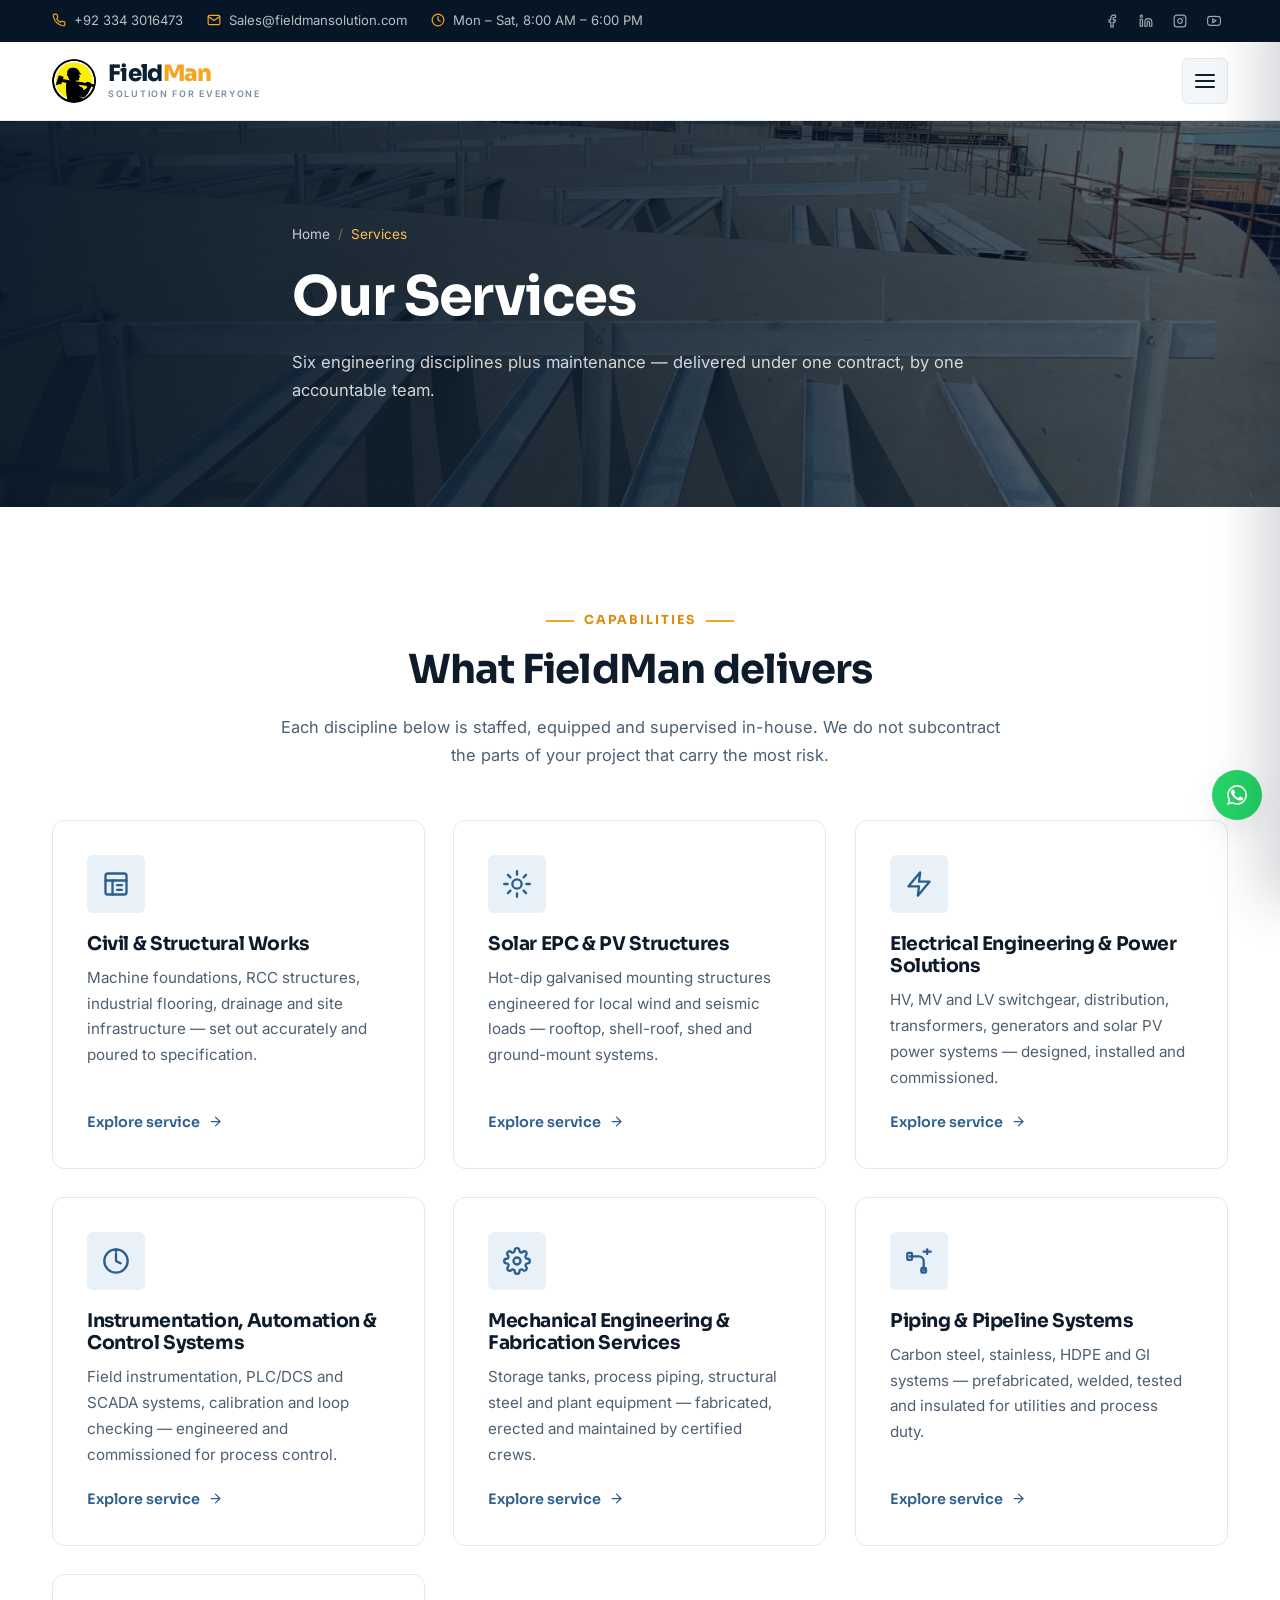
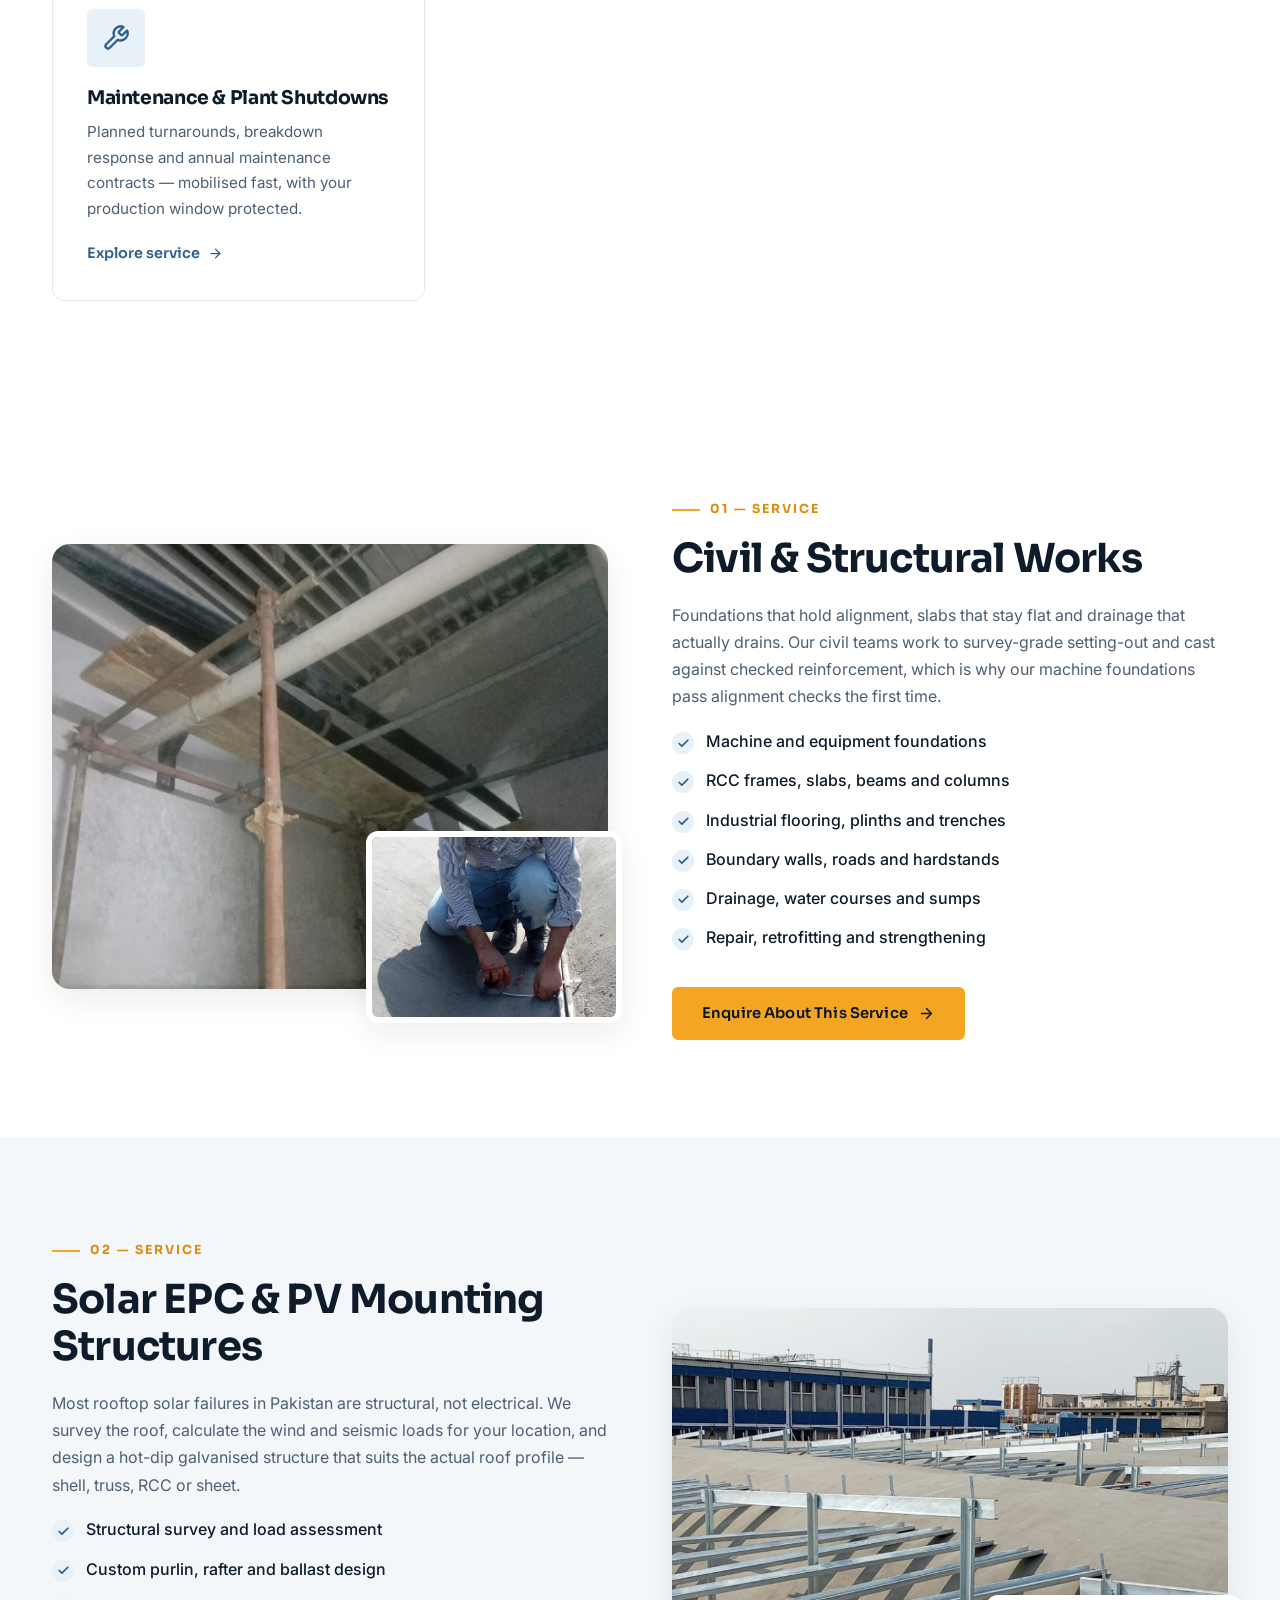
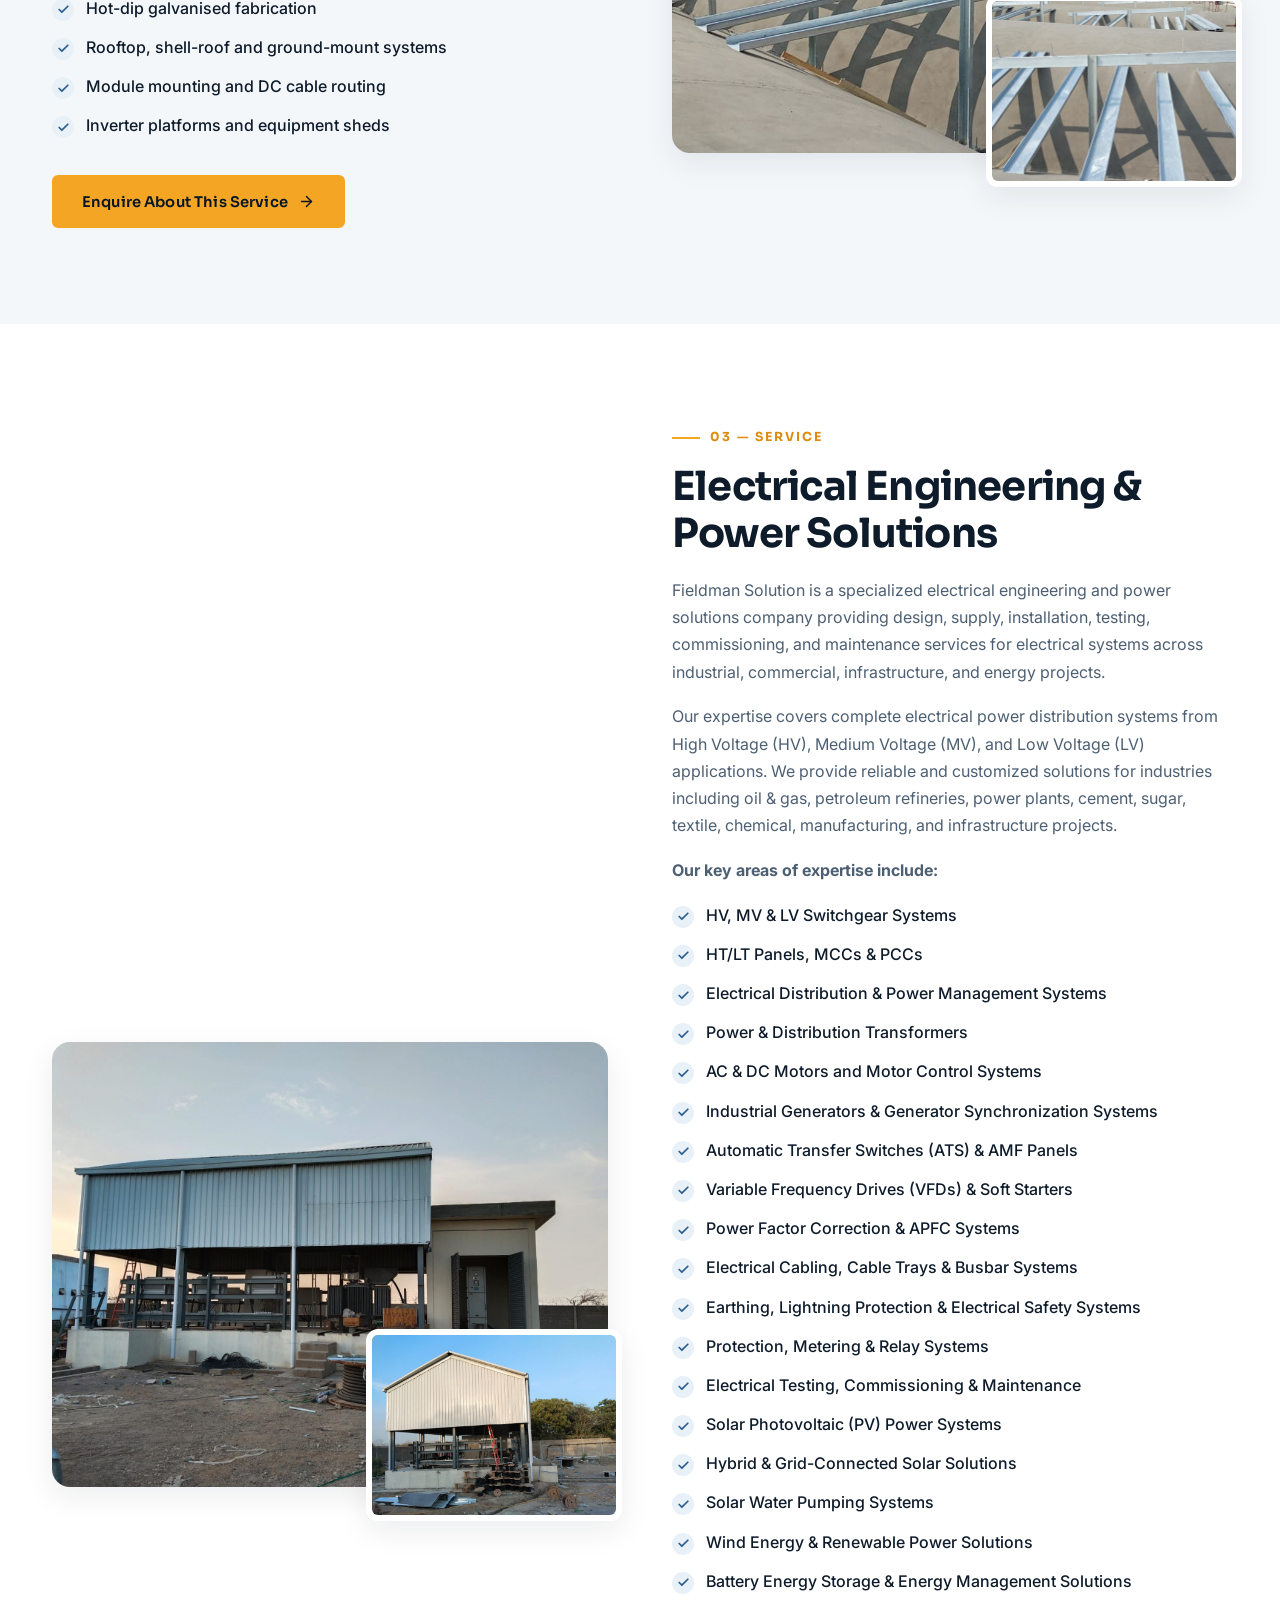
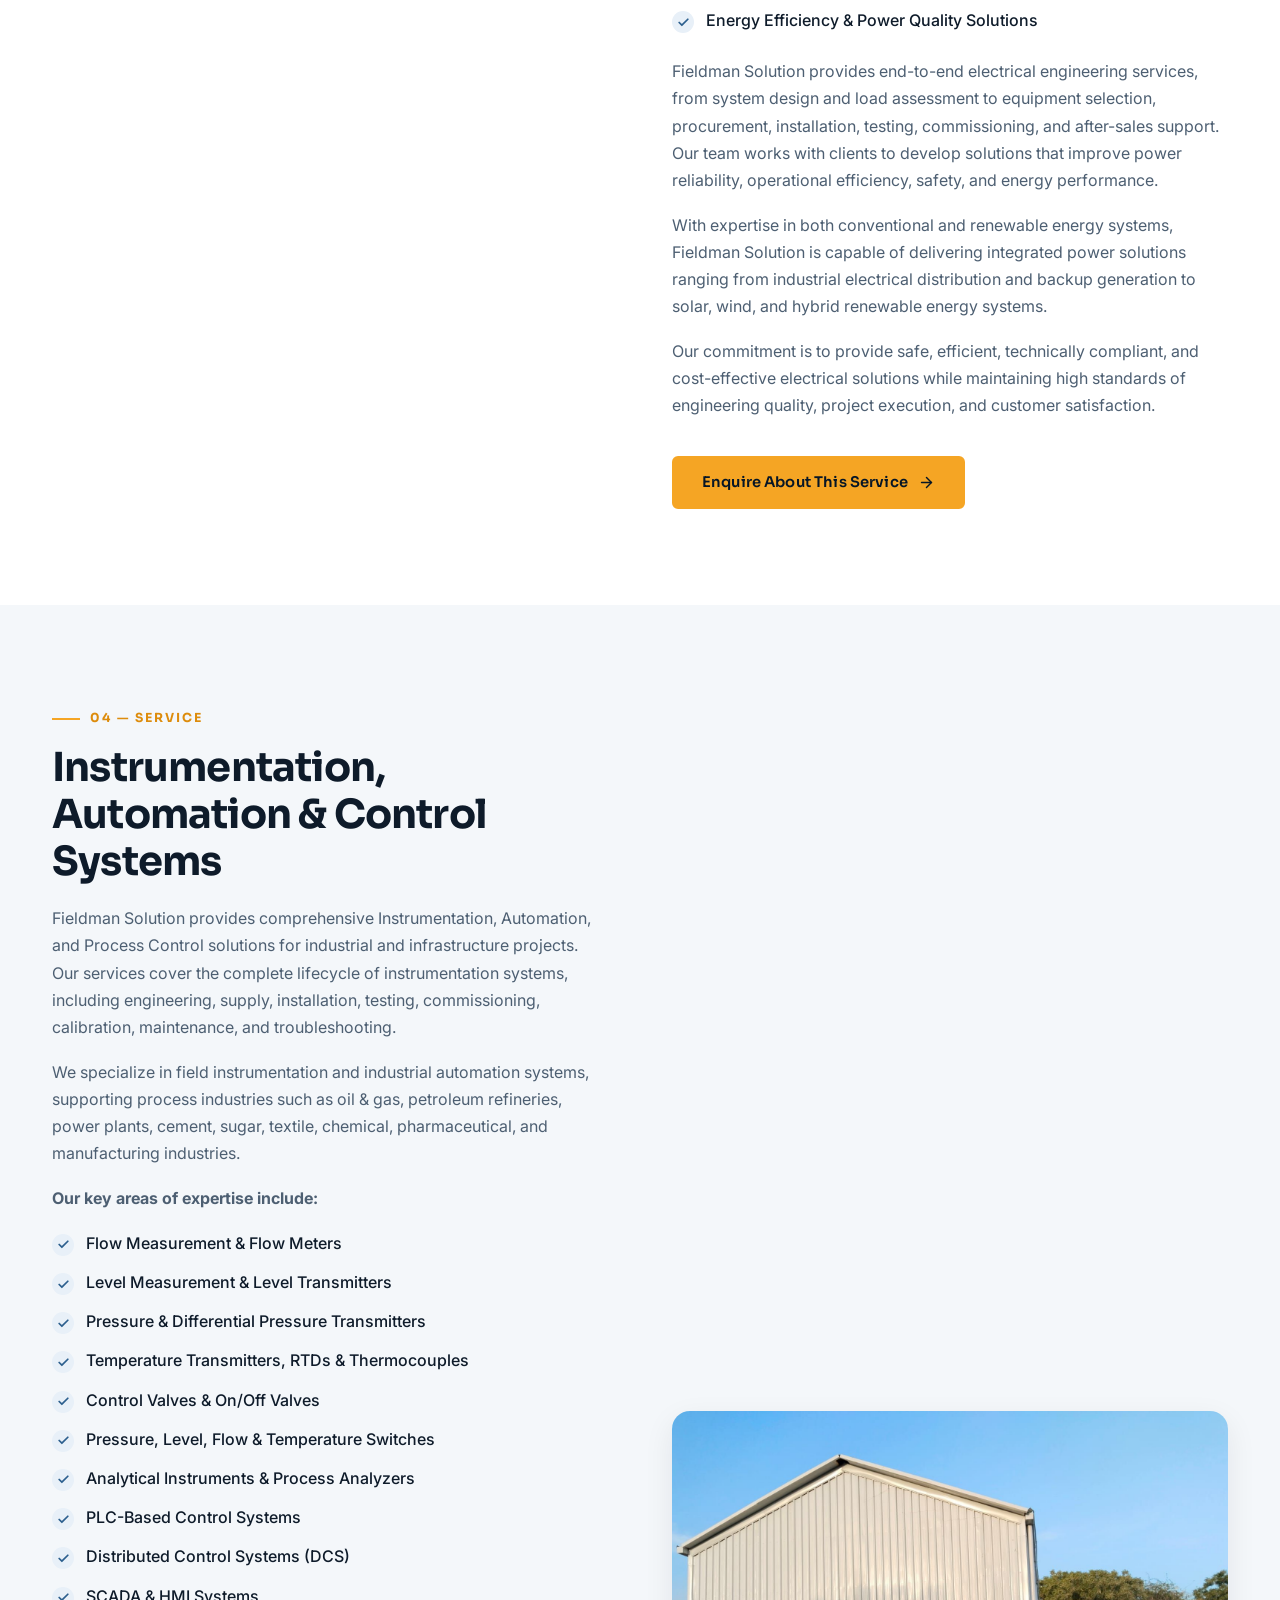
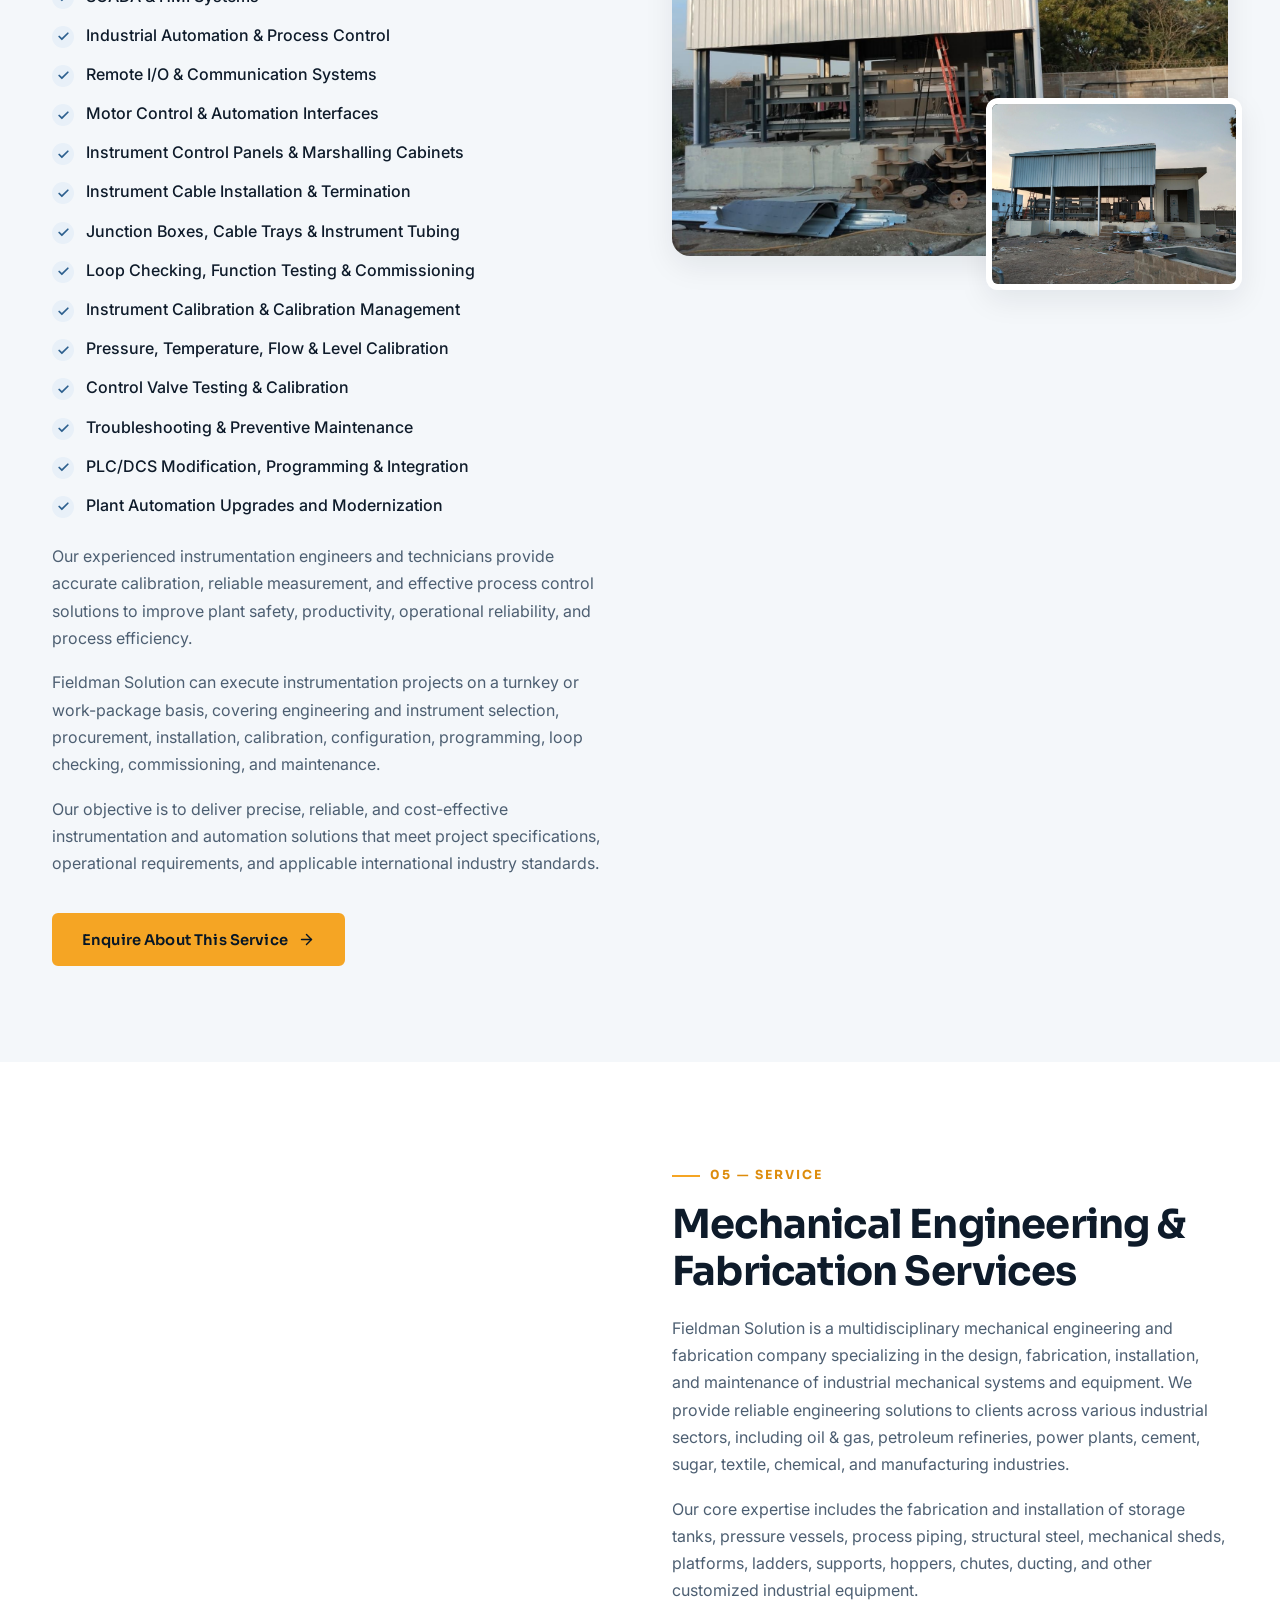
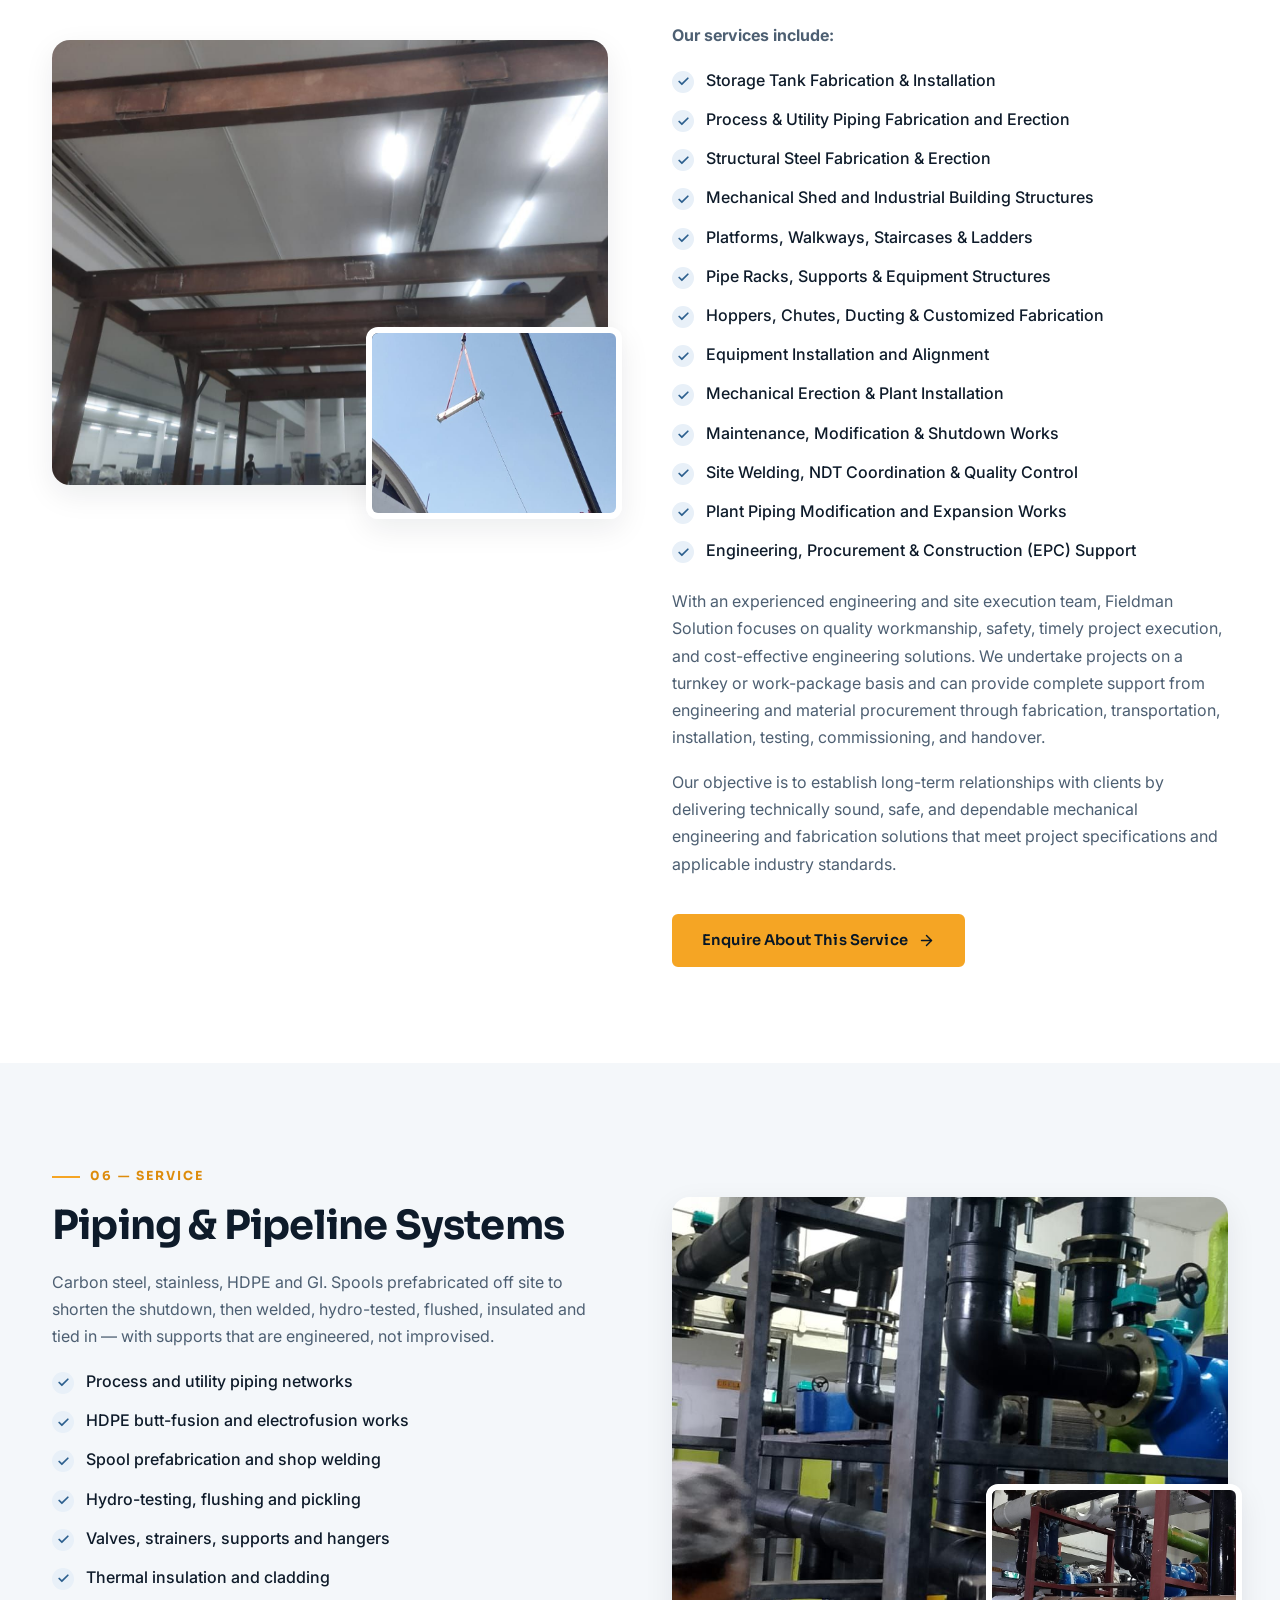
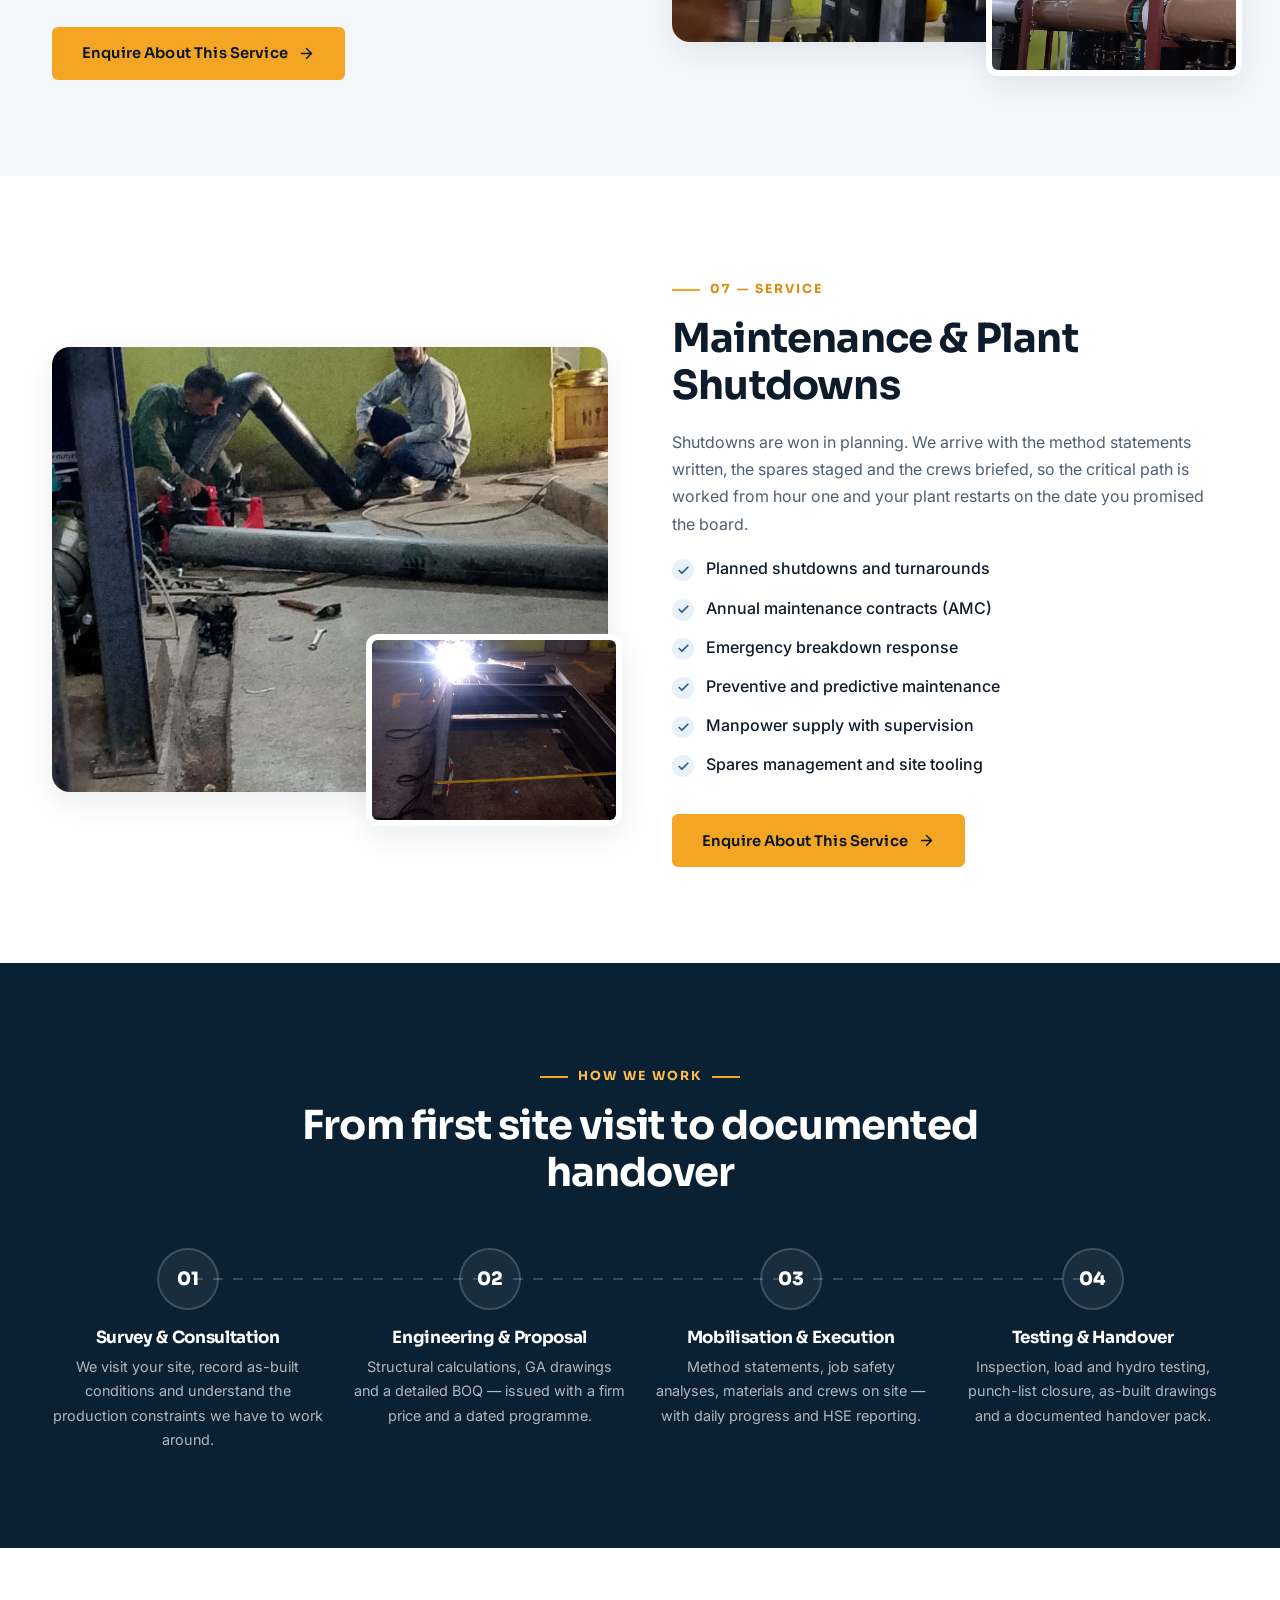
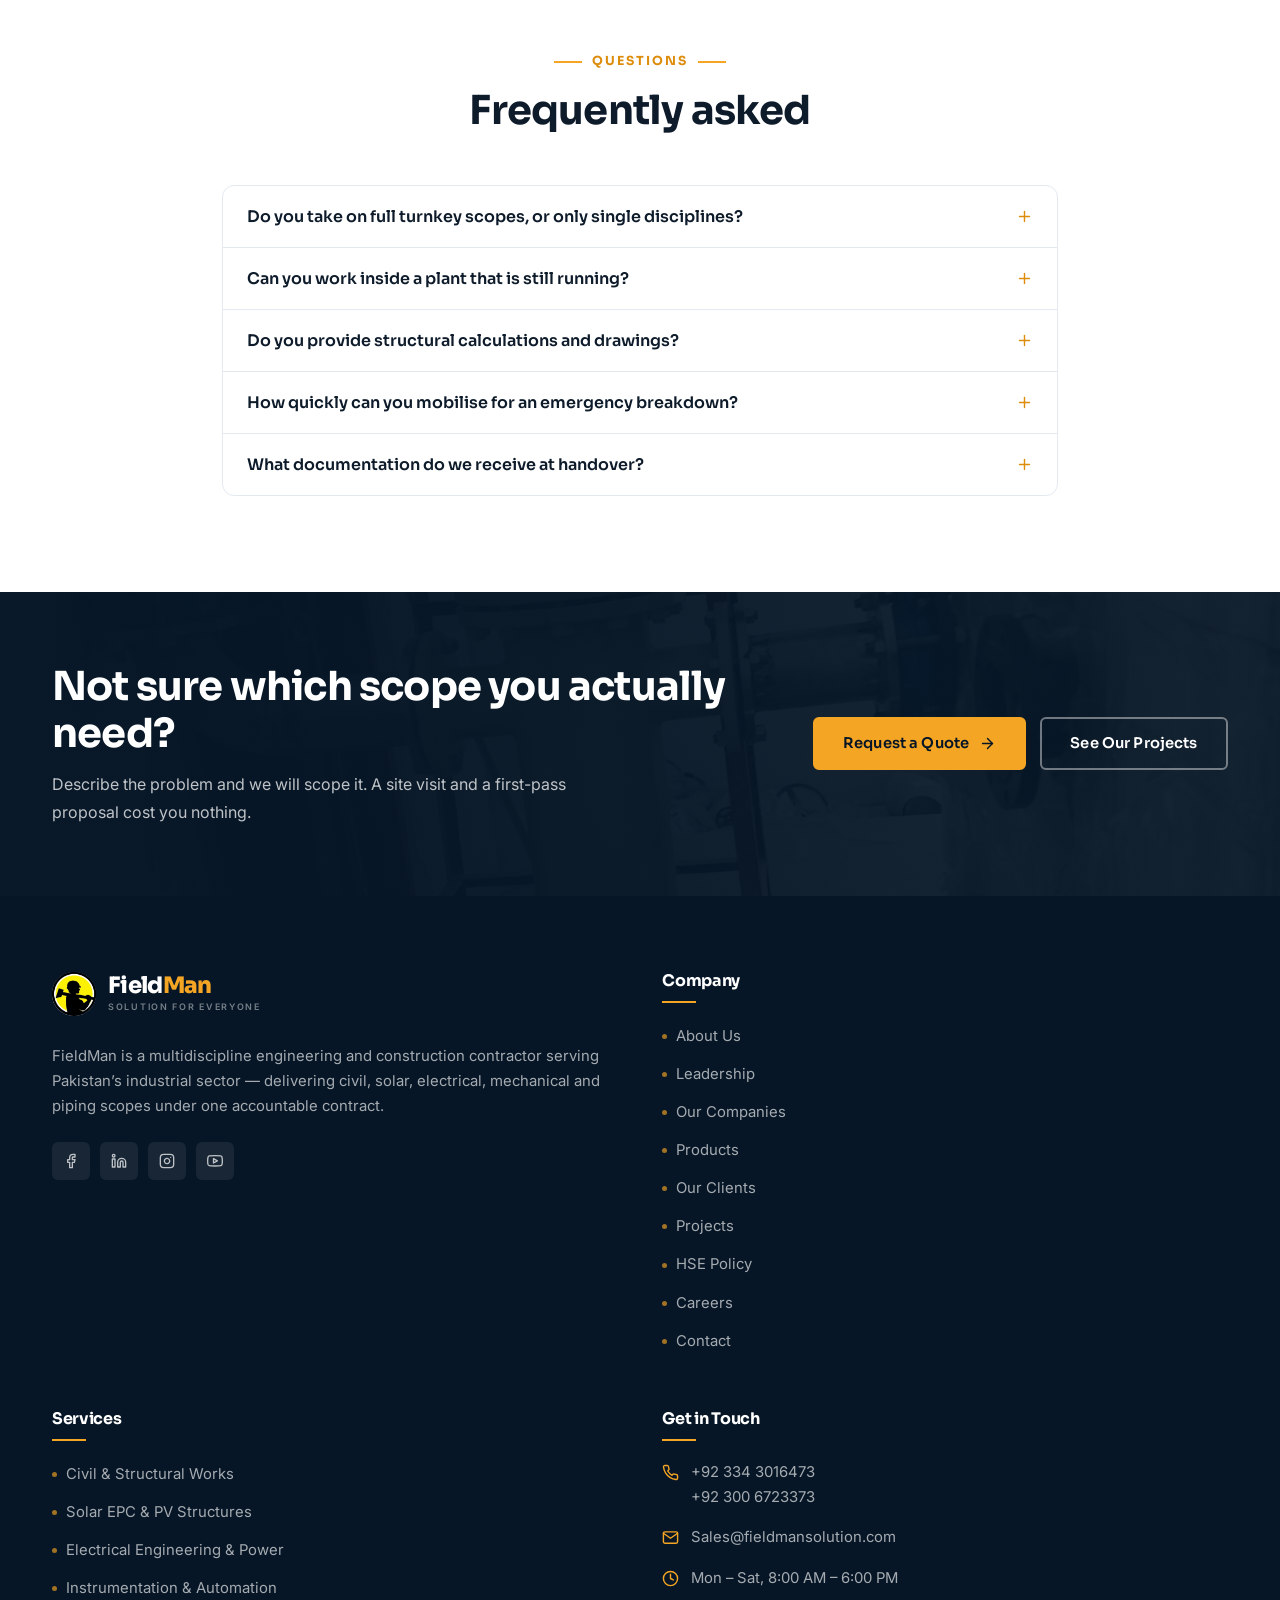
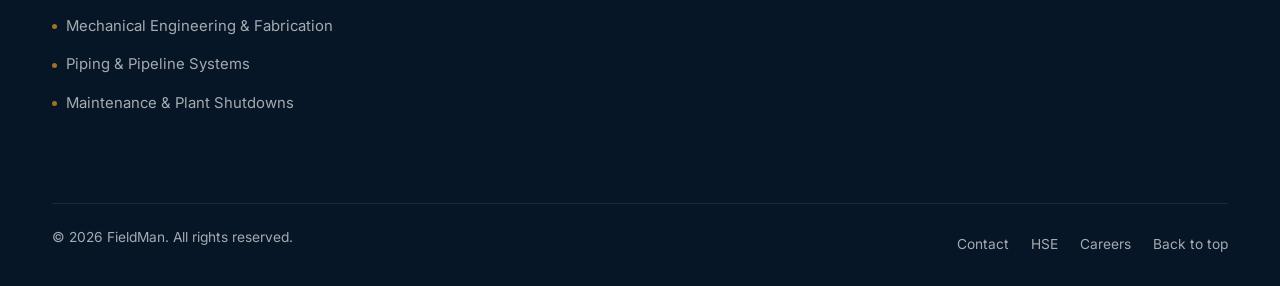
<file: services.html>
<!DOCTYPE html>
<html lang="en">
<head>
<meta charset="utf-8">
<meta name="viewport" content="width=device-width, initial-scale=1, viewport-fit=cover">
<title>Services — Civil, Solar, Electrical, Mechanical &amp; Piping | FieldMan</title>
<meta name="description" content="FieldMan delivers civil and structural works, solar EPC and PV mounting structures, electrical and instrumentation, mechanical erection, piping systems and plant maintenance.">
<meta name="theme-color" content="#0a2134">
<meta property="og:type" content="website">
<meta property="og:site_name" content="FieldMan">
<meta property="og:title" content="Services — Civil, Solar, Electrical, Mechanical &amp; Piping | FieldMan">
<meta property="og:description" content="FieldMan delivers civil and structural works, solar EPC and PV mounting structures, electrical and instrumentation, mechanical erection, piping systems and plant maintenance.">
<meta property="og:image" content="assets/img/projects/solar-mounting-array.jpg">
<link rel="icon" href="assets/img/favicon.png" type="image/png">
<link rel="apple-touch-icon" href="assets/img/favicon-180.png">
<link rel="preconnect" href="https://fonts.googleapis.com">
<link rel="preconnect" href="https://fonts.gstatic.com" crossorigin>
<link href="https://fonts.googleapis.com/css2?family=Inter:wght@400;500;600;700&family=Sora:wght@600;700;800&display=swap" rel="stylesheet">
<link rel="stylesheet" href="assets/css/style.css">
<noscript><style>.reveal{opacity:1!important;transform:none!important}</style></noscript>
</head>
<body data-page="services">
<a class="skip-link" href="#main">Skip to main content</a>
<div class="topbar">
  <div class="container topbar-inner">
    <ul class="topbar-list">
      <li><a class="topbar-item" href="tel:+923343016473"><svg xmlns="http://www.w3.org/2000/svg" viewBox="0 0 24 24" fill="none" stroke="currentColor" stroke-width="2" stroke-linecap="round" stroke-linejoin="round" aria-hidden="true"><path d="M22 16.92v3a2 2 0 0 1-2.18 2 19.79 19.79 0 0 1-8.63-3.07 19.5 19.5 0 0 1-6-6 19.79 19.79 0 0 1-3.07-8.67A2 2 0 0 1 4.11 2h3a2 2 0 0 1 2 1.72 12.84 12.84 0 0 0 .7 2.81 2 2 0 0 1-.45 2.11L8.09 9.91a16 16 0 0 0 6 6l1.27-1.27a2 2 0 0 1 2.11-.45 12.84 12.84 0 0 0 2.81.7A2 2 0 0 1 22 16.92z"/></svg> +92 334 3016473</a></li>
      <li><a class="topbar-item" href="mailto:Sales@fieldmansolution.com"><svg xmlns="http://www.w3.org/2000/svg" viewBox="0 0 24 24" fill="none" stroke="currentColor" stroke-width="2" stroke-linecap="round" stroke-linejoin="round" aria-hidden="true"><path d="M4 4h16c1.1 0 2 .9 2 2v12c0 1.1-.9 2-2 2H4c-1.1 0-2-.9-2-2V6c0-1.1.9-2 2-2z"/><polyline points="22,6 12,13 2,6"/></svg> Sales@fieldmansolution.com</a></li>
      <li><span class="topbar-item topbar-item--hours"><svg xmlns="http://www.w3.org/2000/svg" viewBox="0 0 24 24" fill="none" stroke="currentColor" stroke-width="2" stroke-linecap="round" stroke-linejoin="round" aria-hidden="true"><circle cx="12" cy="12" r="10"/><polyline points="12 6 12 12 16 14"/></svg> Mon – Sat, 8:00 AM – 6:00 PM</span></li>
    </ul>
    <div class="topbar-social">
      <a href="#" aria-label="FieldMan on Facebook"><svg xmlns="http://www.w3.org/2000/svg" viewBox="0 0 24 24" fill="none" stroke="currentColor" stroke-width="2" stroke-linecap="round" stroke-linejoin="round" aria-hidden="true"><path d="M18 2h-3a5 5 0 0 0-5 5v3H7v4h3v8h4v-8h3l1-4h-4V7a1 1 0 0 1 1-1h3z"/></svg></a>
      <a href="#" aria-label="FieldMan on LinkedIn"><svg xmlns="http://www.w3.org/2000/svg" viewBox="0 0 24 24" fill="none" stroke="currentColor" stroke-width="2" stroke-linecap="round" stroke-linejoin="round" aria-hidden="true"><path d="M16 8a6 6 0 0 1 6 6v7h-4v-7a2 2 0 0 0-2-2 2 2 0 0 0-2 2v7h-4v-7a6 6 0 0 1 6-6z"/><rect x="2" y="9" width="4" height="12"/><circle cx="4" cy="4" r="2"/></svg></a>
      <a href="#" aria-label="FieldMan on Instagram"><svg xmlns="http://www.w3.org/2000/svg" viewBox="0 0 24 24" fill="none" stroke="currentColor" stroke-width="2" stroke-linecap="round" stroke-linejoin="round" aria-hidden="true"><rect x="2" y="2" width="20" height="20" rx="5"/><path d="M16 11.37A4 4 0 1 1 12.63 8 4 4 0 0 1 16 11.37z"/><line x1="17.5" y1="6.5" x2="17.51" y2="6.5"/></svg></a>
      <a href="#" aria-label="FieldMan on YouTube"><svg xmlns="http://www.w3.org/2000/svg" viewBox="0 0 24 24" fill="none" stroke="currentColor" stroke-width="2" stroke-linecap="round" stroke-linejoin="round" aria-hidden="true"><path d="M22.54 6.42a2.78 2.78 0 0 0-1.94-2C18.88 4 12 4 12 4s-6.88 0-8.6.46a2.78 2.78 0 0 0-1.94 2A29 29 0 0 0 1 11.75a29 29 0 0 0 .46 5.33A2.78 2.78 0 0 0 3.4 19c1.72.46 8.6.46 8.6.46s6.88 0 8.6-.46a2.78 2.78 0 0 0 1.94-2 29 29 0 0 0 .46-5.25 29 29 0 0 0-.46-5.33z"/><polygon points="9.75 15.02 15.5 11.75 9.75 8.48 9.75 15.02"/></svg></a>
    </div>
  </div>
</div>

<header class="header">
  <div class="container header-inner">
    <a class="brand" href="index.html" aria-label="FieldMan — home">
  <img class="brand-mark" src="assets/img/main-logo.jpeg" width="44" height="44" alt="">
  <span class="brand-text">
    <span class="brand-name">Field<span>Man</span></span>
    <span class="brand-tag">Solution for Everyone</span>
  </span>
</a>
    <nav class="nav" aria-label="Main navigation">
      <ul class="nav-list"><li><a class="nav-link" href="index.html">Home</a></li><li class="has-dropdown"><a class="nav-link" href="about.html">About Us <svg class="caret" xmlns="http://www.w3.org/2000/svg" viewBox="0 0 24 24" fill="none" stroke="currentColor" stroke-width="2" stroke-linecap="round" stroke-linejoin="round" aria-hidden="true"><polyline points="6 9 12 15 18 9"/></svg></a><ul class="dropdown"><li><a href="about.html">Company Overview</a></li><li><a href="about.html#leadership">Leadership Team</a></li><li><a href="clients.html">Our Clients</a></li><li><a href="careers.html">Careers</a></li></ul></li><li class="has-dropdown"><a class="nav-link" href="companies.html">Companies <svg class="caret" xmlns="http://www.w3.org/2000/svg" viewBox="0 0 24 24" fill="none" stroke="currentColor" stroke-width="2" stroke-linecap="round" stroke-linejoin="round" aria-hidden="true"><polyline points="6 9 12 15 18 9"/></svg></a><ul class="dropdown"><li><a href="companies.html#fieldman-solution">Fieldman Solution</a></li><li><a href="companies.html#fieldman-tech">Fieldman Tech</a></li><li><a href="companies.html#agro-field">Agro Field</a></li></ul></li><li><a class="nav-link" href="services.html" aria-current="page">Services</a></li><li><a class="nav-link" href="products.html">Products</a></li><li><a class="nav-link" href="projects.html">Projects</a></li><li><a class="nav-link" href="hse.html">HSE</a></li><li><a class="nav-link" href="contact.html">Contact</a></li></ul>
    </nav>
    <div class="header-cta">
      <a class="btn btn-primary btn-sm" href="contact.html#quote">Request a Quote</a>
      <button class="burger" type="button" aria-expanded="false" aria-controls="mobile-nav" aria-label="Open menu">
        <span></span>
      </button>
    </div>
  </div>
</header>

<div class="mobile-backdrop"></div>
<nav class="mobile-nav" id="mobile-nav" aria-label="Mobile navigation">
  <div class="mobile-nav-head">
    <a class="brand" href="index.html" aria-label="FieldMan — home">
  <img class="brand-mark" src="assets/img/main-logo.jpeg" width="44" height="44" alt="">
  <span class="brand-text">
    <span class="brand-name">Field<span>Man</span></span>
    <span class="brand-tag">Solution for Everyone</span>
  </span>
</a>
    <button class="mobile-close" type="button" aria-label="Close menu"><svg xmlns="http://www.w3.org/2000/svg" viewBox="0 0 24 24" fill="none" stroke="currentColor" stroke-width="2" stroke-linecap="round" stroke-linejoin="round" aria-hidden="true"><line x1="18" y1="6" x2="6" y2="18"/><line x1="6" y1="6" x2="18" y2="18"/></svg></button>
  </div>
  <ul class="mobile-list"><li><a href="index.html">Home</a></li><li><button class="mobile-sub-toggle" aria-expanded="false" aria-controls="msub-about">About Us <svg xmlns="http://www.w3.org/2000/svg" viewBox="0 0 24 24" fill="none" stroke="currentColor" stroke-width="2" stroke-linecap="round" stroke-linejoin="round" aria-hidden="true"><polyline points="6 9 12 15 18 9"/></svg></button><ul class="mobile-sub" id="msub-about"><li><a href="about.html">Overview</a></li><li><a href="about.html">Company Overview</a></li><li><a href="about.html#leadership">Leadership Team</a></li><li><a href="clients.html">Our Clients</a></li><li><a href="careers.html">Careers</a></li></ul></li><li><button class="mobile-sub-toggle" aria-expanded="false" aria-controls="msub-companies">Companies <svg xmlns="http://www.w3.org/2000/svg" viewBox="0 0 24 24" fill="none" stroke="currentColor" stroke-width="2" stroke-linecap="round" stroke-linejoin="round" aria-hidden="true"><polyline points="6 9 12 15 18 9"/></svg></button><ul class="mobile-sub" id="msub-companies"><li><a href="companies.html#fieldman-solution">Fieldman Solution</a></li><li><a href="companies.html#fieldman-tech">Fieldman Tech</a></li><li><a href="companies.html#agro-field">Agro Field</a></li></ul></li><li><a href="services.html" aria-current="page">Services</a></li><li><a href="products.html">Products</a></li><li><a href="projects.html">Projects</a></li><li><a href="hse.html">HSE</a></li><li><a href="contact.html">Contact</a></li></ul>
  <a class="btn btn-primary btn-block" href="contact.html#quote">Request a Quote</a>
  <div class="mobile-contact">
    <a class="topbar-item" href="tel:+923343016473"><svg xmlns="http://www.w3.org/2000/svg" viewBox="0 0 24 24" fill="none" stroke="currentColor" stroke-width="2" stroke-linecap="round" stroke-linejoin="round" aria-hidden="true"><path d="M22 16.92v3a2 2 0 0 1-2.18 2 19.79 19.79 0 0 1-8.63-3.07 19.5 19.5 0 0 1-6-6 19.79 19.79 0 0 1-3.07-8.67A2 2 0 0 1 4.11 2h3a2 2 0 0 1 2 1.72 12.84 12.84 0 0 0 .7 2.81 2 2 0 0 1-.45 2.11L8.09 9.91a16 16 0 0 0 6 6l1.27-1.27a2 2 0 0 1 2.11-.45 12.84 12.84 0 0 0 2.81.7A2 2 0 0 1 22 16.92z"/></svg> +92 334 3016473</a>
    <a class="topbar-item" href="mailto:Sales@fieldmansolution.com"><svg xmlns="http://www.w3.org/2000/svg" viewBox="0 0 24 24" fill="none" stroke="currentColor" stroke-width="2" stroke-linecap="round" stroke-linejoin="round" aria-hidden="true"><path d="M4 4h16c1.1 0 2 .9 2 2v12c0 1.1-.9 2-2 2H4c-1.1 0-2-.9-2-2V6c0-1.1.9-2 2-2z"/><polyline points="22,6 12,13 2,6"/></svg> Sales@fieldmansolution.com</a>
    <span class="topbar-item"><svg xmlns="http://www.w3.org/2000/svg" viewBox="0 0 24 24" fill="none" stroke="currentColor" stroke-width="2" stroke-linecap="round" stroke-linejoin="round" aria-hidden="true"><path d="M21 10c0 7-9 13-9 13s-9-6-9-13a9 9 0 0 1 18 0z"/><circle cx="12" cy="10" r="3"/></svg> P-130 Gulshan-e-Roomi, Gulistan-e-Jauhar Block 8, Karachi</span>
  </div>
</nav>

<main id="main">
<section class="page-hero">
  <div class="page-hero-media"><img src="assets/img/projects/solar-structure-rows.jpg" alt="" fetchpriority="high" decoding="async"></div>
  <div class="container page-hero-inner">
    <ul class="breadcrumb"><li><a href="index.html">Home</a></li><li aria-current="page">Services</li></ul>
    <h1>Our Services</h1>
    <p>Six engineering disciplines plus maintenance — delivered under one contract, by one accountable team.</p>
  </div>
</section>
<section class="section">
  <div class="container">
    <div class="section-head section-head--center reveal">
      <span class="eyebrow">Capabilities</span>
      <h2 class="section-title">What FieldMan delivers</h2>
      <p class="section-sub">Each discipline below is staffed, equipped and supervised in-house. We
      do not subcontract the parts of your project that carry the most risk.</p>
    </div>
    <div class="grid grid-3"><article class="service-card reveal" data-delay="0">
  <div class="service-icon"><svg xmlns="http://www.w3.org/2000/svg" viewBox="0 0 24 24" fill="none" stroke="currentColor" stroke-width="2" stroke-linecap="round" stroke-linejoin="round" aria-hidden="true"><rect x="3" y="3" width="18" height="18" rx="2"/><line x1="3" y1="9" x2="21" y2="9"/><line x1="9" y1="21" x2="9" y2="9"/><line x1="13" y1="13" x2="17" y2="13"/><line x1="13" y1="17" x2="17" y2="17"/></svg></div>
  <h3>Civil &amp; Structural Works</h3>
  <p>Machine foundations, RCC structures, industrial flooring, drainage and site infrastructure — set out accurately and poured to specification.</p>
  <a class="link-arrow" href="services.html#civil">Explore service <svg xmlns="http://www.w3.org/2000/svg" viewBox="0 0 24 24" fill="none" stroke="currentColor" stroke-width="2" stroke-linecap="round" stroke-linejoin="round" aria-hidden="true"><line x1="5" y1="12" x2="19" y2="12"/><polyline points="12 5 19 12 12 19"/></svg></a>
</article><article class="service-card reveal" data-delay="70">
  <div class="service-icon"><svg xmlns="http://www.w3.org/2000/svg" viewBox="0 0 24 24" fill="none" stroke="currentColor" stroke-width="2" stroke-linecap="round" stroke-linejoin="round" aria-hidden="true"><circle cx="12" cy="12" r="4"/><line x1="12" y1="1" x2="12" y2="4"/><line x1="12" y1="20" x2="12" y2="23"/><line x1="4.22" y1="4.22" x2="6.34" y2="6.34"/><line x1="17.66" y1="17.66" x2="19.78" y2="19.78"/><line x1="1" y1="12" x2="4" y2="12"/><line x1="20" y1="12" x2="23" y2="12"/><line x1="4.22" y1="19.78" x2="6.34" y2="17.66"/><line x1="17.66" y1="6.34" x2="19.78" y2="4.22"/></svg></div>
  <h3>Solar EPC &amp; PV Structures</h3>
  <p>Hot-dip galvanised mounting structures engineered for local wind and seismic loads — rooftop, shell-roof, shed and ground-mount systems.</p>
  <a class="link-arrow" href="services.html#solar">Explore service <svg xmlns="http://www.w3.org/2000/svg" viewBox="0 0 24 24" fill="none" stroke="currentColor" stroke-width="2" stroke-linecap="round" stroke-linejoin="round" aria-hidden="true"><line x1="5" y1="12" x2="19" y2="12"/><polyline points="12 5 19 12 12 19"/></svg></a>
</article><article class="service-card reveal" data-delay="140">
  <div class="service-icon"><svg xmlns="http://www.w3.org/2000/svg" viewBox="0 0 24 24" fill="none" stroke="currentColor" stroke-width="2" stroke-linecap="round" stroke-linejoin="round" aria-hidden="true"><polygon points="13 2 3 14 12 14 11 22 21 10 12 10 13 2"/></svg></div>
  <h3>Electrical Engineering &amp; Power Solutions</h3>
  <p>HV, MV and LV switchgear, distribution, transformers, generators and solar PV power systems — designed, installed and commissioned.</p>
  <a class="link-arrow" href="services.html#electrical">Explore service <svg xmlns="http://www.w3.org/2000/svg" viewBox="0 0 24 24" fill="none" stroke="currentColor" stroke-width="2" stroke-linecap="round" stroke-linejoin="round" aria-hidden="true"><line x1="5" y1="12" x2="19" y2="12"/><polyline points="12 5 19 12 12 19"/></svg></a>
</article><article class="service-card reveal" data-delay="175">
  <div class="service-icon"><svg xmlns="http://www.w3.org/2000/svg" viewBox="0 0 24 24" fill="none" stroke="currentColor" stroke-width="2" stroke-linecap="round" stroke-linejoin="round" aria-hidden="true"><circle cx="12" cy="12" r="10"/><polyline points="12 6 12 12 16 14"/><line x1="12" y1="2" x2="12" y2="4"/></svg></div>
  <h3>Instrumentation, Automation &amp; Control Systems</h3>
  <p>Field instrumentation, PLC/DCS and SCADA systems, calibration and loop checking — engineered and commissioned for process control.</p>
  <a class="link-arrow" href="services.html#instrumentation">Explore service <svg xmlns="http://www.w3.org/2000/svg" viewBox="0 0 24 24" fill="none" stroke="currentColor" stroke-width="2" stroke-linecap="round" stroke-linejoin="round" aria-hidden="true"><line x1="5" y1="12" x2="19" y2="12"/><polyline points="12 5 19 12 12 19"/></svg></a>
</article><article class="service-card reveal" data-delay="210">
  <div class="service-icon"><svg xmlns="http://www.w3.org/2000/svg" viewBox="0 0 24 24" fill="none" stroke="currentColor" stroke-width="2" stroke-linecap="round" stroke-linejoin="round" aria-hidden="true"><circle cx="12" cy="12" r="3"/><path d="M19.4 15a1.65 1.65 0 0 0 .33 1.82l.06.06a2 2 0 1 1-2.83 2.83l-.06-.06a1.65 1.65 0 0 0-1.82-.33 1.65 1.65 0 0 0-1 1.51V21a2 2 0 0 1-4 0v-.09A1.65 1.65 0 0 0 9 19.4a1.65 1.65 0 0 0-1.82.33l-.06.06a2 2 0 1 1-2.83-2.83l.06-.06a1.65 1.65 0 0 0 .33-1.82 1.65 1.65 0 0 0-1.51-1H3a2 2 0 0 1 0-4h.09A1.65 1.65 0 0 0 4.6 9a1.65 1.65 0 0 0-.33-1.82l-.06-.06a2 2 0 1 1 2.83-2.83l.06.06A1.65 1.65 0 0 0 9 4.6a1.65 1.65 0 0 0 1-1.51V3a2 2 0 0 1 4 0v.09a1.65 1.65 0 0 0 1 1.51 1.65 1.65 0 0 0 1.82-.33l.06-.06a2 2 0 1 1 2.83 2.83l-.06.06A1.65 1.65 0 0 0 19.4 9v.09a1.65 1.65 0 0 0 1.51 1H21a2 2 0 0 1 0 4h-.09a1.65 1.65 0 0 0-1.51 1z"/></svg></div>
  <h3>Mechanical Engineering &amp; Fabrication Services</h3>
  <p>Storage tanks, process piping, structural steel and plant equipment — fabricated, erected and maintained by certified crews.</p>
  <a class="link-arrow" href="services.html#mechanical">Explore service <svg xmlns="http://www.w3.org/2000/svg" viewBox="0 0 24 24" fill="none" stroke="currentColor" stroke-width="2" stroke-linecap="round" stroke-linejoin="round" aria-hidden="true"><line x1="5" y1="12" x2="19" y2="12"/><polyline points="12 5 19 12 12 19"/></svg></a>
</article><article class="service-card reveal" data-delay="280">
  <div class="service-icon"><svg xmlns="http://www.w3.org/2000/svg" viewBox="0 0 24 24" fill="none" stroke="currentColor" stroke-width="2" stroke-linecap="round" stroke-linejoin="round" aria-hidden="true"><path d="M4 8h8a4 4 0 0 1 4 4v8"/><rect x="2" y="5" width="4" height="6" rx="1"/><rect x="14" y="18" width="4" height="4" rx="1"/><path d="M16 4h6"/><path d="M19 2v4"/></svg></div>
  <h3>Piping &amp; Pipeline Systems</h3>
  <p>Carbon steel, stainless, HDPE and GI systems — prefabricated, welded, tested and insulated for utilities and process duty.</p>
  <a class="link-arrow" href="services.html#piping">Explore service <svg xmlns="http://www.w3.org/2000/svg" viewBox="0 0 24 24" fill="none" stroke="currentColor" stroke-width="2" stroke-linecap="round" stroke-linejoin="round" aria-hidden="true"><line x1="5" y1="12" x2="19" y2="12"/><polyline points="12 5 19 12 12 19"/></svg></a>
</article><article class="service-card reveal" data-delay="350">
  <div class="service-icon"><svg xmlns="http://www.w3.org/2000/svg" viewBox="0 0 24 24" fill="none" stroke="currentColor" stroke-width="2" stroke-linecap="round" stroke-linejoin="round" aria-hidden="true"><path d="M14.7 6.3a1 1 0 0 0 0 1.4l1.6 1.6a1 1 0 0 0 1.4 0l3.77-3.77a6 6 0 0 1-7.94 7.94l-6.91 6.91a2.12 2.12 0 0 1-3-3l6.91-6.91a6 6 0 0 1 7.94-7.94l-3.76 3.76z"/></svg></div>
  <h3>Maintenance &amp; Plant Shutdowns</h3>
  <p>Planned turnarounds, breakdown response and annual maintenance contracts — mobilised fast, with your production window protected.</p>
  <a class="link-arrow" href="services.html#maintenance">Explore service <svg xmlns="http://www.w3.org/2000/svg" viewBox="0 0 24 24" fill="none" stroke="currentColor" stroke-width="2" stroke-linecap="round" stroke-linejoin="round" aria-hidden="true"><line x1="5" y1="12" x2="19" y2="12"/><polyline points="12 5 19 12 12 19"/></svg></a>
</article></div>
  </div>
</section>
<section class="section" id="civil">
  <div class="container split">
    <div class="split-media reveal">
      <div class="media-stack">
        <div class="media-main"><img src="assets/img/projects/civil-slab-shuttering.jpg" alt="Civil & Structural Works" loading="lazy" decoding="async"></div>
        <div class="media-float"><img src="assets/img/projects/civil-layout-marking.jpg" alt="" loading="lazy" decoding="async"></div>
      </div>
    </div>
    <div class="reveal" data-delay="120">
      <span class="eyebrow">01 — Service</span>
      <h2 class="section-title">Civil &amp; Structural Works</h2>
      <p>Foundations that hold alignment, slabs that stay flat and drainage that actually drains. Our civil teams work to survey-grade setting-out and cast against checked reinforcement, which is why our machine foundations pass alignment checks the first time.</p>
      <ul class="check-list mt-3"><li>Machine and equipment foundations</li><li>RCC frames, slabs, beams and columns</li><li>Industrial flooring, plinths and trenches</li><li>Boundary walls, roads and hardstands</li><li>Drainage, water courses and sumps</li><li>Repair, retrofitting and strengthening</li></ul>
      <div class="btn-group mt-4">
        <a class="btn btn-primary" href="contact.html#quote">Enquire About This Service <svg xmlns="http://www.w3.org/2000/svg" viewBox="0 0 24 24" fill="none" stroke="currentColor" stroke-width="2" stroke-linecap="round" stroke-linejoin="round" aria-hidden="true"><line x1="5" y1="12" x2="19" y2="12"/><polyline points="12 5 19 12 12 19"/></svg></a>
      </div>
    </div>
  </div>
</section>
<section class="section section--surface" id="solar">
  <div class="container split split--media-right">
    <div class="split-media reveal">
      <div class="media-stack">
        <div class="media-main"><img src="assets/img/projects/solar-mounting-array.jpg" alt="Solar EPC & PV Mounting Structures" loading="lazy" decoding="async"></div>
        <div class="media-float"><img src="assets/img/projects/solar-purlin-detail.jpg" alt="" loading="lazy" decoding="async"></div>
      </div>
    </div>
    <div class="reveal" data-delay="120">
      <span class="eyebrow">02 — Service</span>
      <h2 class="section-title">Solar EPC &amp; PV Mounting Structures</h2>
      <p>Most rooftop solar failures in Pakistan are structural, not electrical. We survey the roof, calculate the wind and seismic loads for your location, and design a hot-dip galvanised structure that suits the actual roof profile — shell, truss, RCC or sheet.</p>
      <ul class="check-list mt-3"><li>Structural survey and load assessment</li><li>Custom purlin, rafter and ballast design</li><li>Hot-dip galvanised fabrication</li><li>Rooftop, shell-roof and ground-mount systems</li><li>Module mounting and DC cable routing</li><li>Inverter platforms and equipment sheds</li></ul>
      <div class="btn-group mt-4">
        <a class="btn btn-primary" href="contact.html#quote">Enquire About This Service <svg xmlns="http://www.w3.org/2000/svg" viewBox="0 0 24 24" fill="none" stroke="currentColor" stroke-width="2" stroke-linecap="round" stroke-linejoin="round" aria-hidden="true"><line x1="5" y1="12" x2="19" y2="12"/><polyline points="12 5 19 12 12 19"/></svg></a>
      </div>
    </div>
  </div>
</section>
<section class="section" id="electrical">
  <div class="container split">
    <div class="split-media reveal">
      <div class="media-stack">
        <div class="media-main"><img src="assets/img/projects/electrical-transformer-yard.jpg" alt="Electrical Engineering & Power Solutions" loading="lazy" decoding="async"></div>
        <div class="media-float"><img src="assets/img/projects/electrical-inverter-station.jpg" alt="" loading="lazy" decoding="async"></div>
      </div>
    </div>
    <div class="reveal" data-delay="120">
      <span class="eyebrow">03 — Service</span>
      <h2 class="section-title">Electrical Engineering &amp; Power Solutions</h2>
      <p>Fieldman Solution is a specialized electrical engineering and power solutions company providing
      design, supply, installation, testing, commissioning, and maintenance services for electrical
      systems across industrial, commercial, infrastructure, and energy projects.</p>
      <p>Our expertise covers complete electrical power distribution systems from High Voltage (HV),
      Medium Voltage (MV), and Low Voltage (LV) applications. We provide reliable and customized
      solutions for industries including oil &amp; gas, petroleum refineries, power plants, cement,
      sugar, textile, chemical, manufacturing, and infrastructure projects.</p>
      <p><strong>Our key areas of expertise include:</strong></p>
      <ul class="check-list mt-3">
        <li>HV, MV &amp; LV Switchgear Systems</li>
        <li>HT/LT Panels, MCCs &amp; PCCs</li>
        <li>Electrical Distribution &amp; Power Management Systems</li>
        <li>Power &amp; Distribution Transformers</li>
        <li>AC &amp; DC Motors and Motor Control Systems</li>
        <li>Industrial Generators &amp; Generator Synchronization Systems</li>
        <li>Automatic Transfer Switches (ATS) &amp; AMF Panels</li>
        <li>Variable Frequency Drives (VFDs) &amp; Soft Starters</li>
        <li>Power Factor Correction &amp; APFC Systems</li>
        <li>Electrical Cabling, Cable Trays &amp; Busbar Systems</li>
        <li>Earthing, Lightning Protection &amp; Electrical Safety Systems</li>
        <li>Protection, Metering &amp; Relay Systems</li>
        <li>Electrical Testing, Commissioning &amp; Maintenance</li>
        <li>Solar Photovoltaic (PV) Power Systems</li>
        <li>Hybrid &amp; Grid-Connected Solar Solutions</li>
        <li>Solar Water Pumping Systems</li>
        <li>Wind Energy &amp; Renewable Power Solutions</li>
        <li>Battery Energy Storage &amp; Energy Management Solutions</li>
        <li>Energy Efficiency &amp; Power Quality Solutions</li>
      </ul>
      <p class="mt-3">Fieldman Solution provides end-to-end electrical engineering services, from system
      design and load assessment to equipment selection, procurement, installation, testing,
      commissioning, and after-sales support. Our team works with clients to develop solutions that
      improve power reliability, operational efficiency, safety, and energy performance.</p>
      <p>With expertise in both conventional and renewable energy systems, Fieldman Solution is capable
      of delivering integrated power solutions ranging from industrial electrical distribution and
      backup generation to solar, wind, and hybrid renewable energy systems.</p>
      <p>Our commitment is to provide safe, efficient, technically compliant, and cost-effective
      electrical solutions while maintaining high standards of engineering quality, project execution,
      and customer satisfaction.</p>
      <div class="btn-group mt-4">
        <a class="btn btn-primary" href="contact.html#quote">Enquire About This Service <svg xmlns="http://www.w3.org/2000/svg" viewBox="0 0 24 24" fill="none" stroke="currentColor" stroke-width="2" stroke-linecap="round" stroke-linejoin="round" aria-hidden="true"><line x1="5" y1="12" x2="19" y2="12"/><polyline points="12 5 19 12 12 19"/></svg></a>
      </div>
    </div>
  </div>
</section>
<section class="section section--surface" id="instrumentation">
  <div class="container split split--media-right">
    <div class="split-media reveal">
      <div class="media-stack">
        <div class="media-main"><img src="assets/img/projects/electrical-inverter-station.jpg" alt="Instrumentation, Automation & Control Systems" loading="lazy" decoding="async"></div>
        <div class="media-float"><img src="assets/img/projects/electrical-transformer-yard.jpg" alt="" loading="lazy" decoding="async"></div>
      </div>
    </div>
    <div class="reveal" data-delay="120">
      <span class="eyebrow">04 — Service</span>
      <h2 class="section-title">Instrumentation, Automation &amp; Control Systems</h2>
      <p>Fieldman Solution provides comprehensive Instrumentation, Automation, and Process Control
      solutions for industrial and infrastructure projects. Our services cover the complete lifecycle of
      instrumentation systems, including engineering, supply, installation, testing, commissioning,
      calibration, maintenance, and troubleshooting.</p>
      <p>We specialize in field instrumentation and industrial automation systems, supporting process
      industries such as oil &amp; gas, petroleum refineries, power plants, cement, sugar, textile,
      chemical, pharmaceutical, and manufacturing industries.</p>
      <p><strong>Our key areas of expertise include:</strong></p>
      <ul class="check-list mt-3">
        <li>Flow Measurement &amp; Flow Meters</li>
        <li>Level Measurement &amp; Level Transmitters</li>
        <li>Pressure &amp; Differential Pressure Transmitters</li>
        <li>Temperature Transmitters, RTDs &amp; Thermocouples</li>
        <li>Control Valves &amp; On/Off Valves</li>
        <li>Pressure, Level, Flow &amp; Temperature Switches</li>
        <li>Analytical Instruments &amp; Process Analyzers</li>
        <li>PLC-Based Control Systems</li>
        <li>Distributed Control Systems (DCS)</li>
        <li>SCADA &amp; HMI Systems</li>
        <li>Industrial Automation &amp; Process Control</li>
        <li>Remote I/O &amp; Communication Systems</li>
        <li>Motor Control &amp; Automation Interfaces</li>
        <li>Instrument Control Panels &amp; Marshalling Cabinets</li>
        <li>Instrument Cable Installation &amp; Termination</li>
        <li>Junction Boxes, Cable Trays &amp; Instrument Tubing</li>
        <li>Loop Checking, Function Testing &amp; Commissioning</li>
        <li>Instrument Calibration &amp; Calibration Management</li>
        <li>Pressure, Temperature, Flow &amp; Level Calibration</li>
        <li>Control Valve Testing &amp; Calibration</li>
        <li>Troubleshooting &amp; Preventive Maintenance</li>
        <li>PLC/DCS Modification, Programming &amp; Integration</li>
        <li>Plant Automation Upgrades and Modernization</li>
      </ul>
      <p class="mt-3">Our experienced instrumentation engineers and technicians provide accurate
      calibration, reliable measurement, and effective process control solutions to improve plant
      safety, productivity, operational reliability, and process efficiency.</p>
      <p>Fieldman Solution can execute instrumentation projects on a turnkey or work-package basis,
      covering engineering and instrument selection, procurement, installation, calibration,
      configuration, programming, loop checking, commissioning, and maintenance.</p>
      <p>Our objective is to deliver precise, reliable, and cost-effective instrumentation and
      automation solutions that meet project specifications, operational requirements, and applicable
      international industry standards.</p>
      <div class="btn-group mt-4">
        <a class="btn btn-primary" href="contact.html#quote">Enquire About This Service <svg xmlns="http://www.w3.org/2000/svg" viewBox="0 0 24 24" fill="none" stroke="currentColor" stroke-width="2" stroke-linecap="round" stroke-linejoin="round" aria-hidden="true"><line x1="5" y1="12" x2="19" y2="12"/><polyline points="12 5 19 12 12 19"/></svg></a>
      </div>
    </div>
  </div>
</section>
<section class="section" id="mechanical">
  <div class="container split">
    <div class="split-media reveal">
      <div class="media-stack">
        <div class="media-main"><img src="assets/img/projects/steel-mezzanine-frame.jpg" alt="Mechanical Engineering & Fabrication Services" loading="lazy" decoding="async"></div>
        <div class="media-float"><img src="assets/img/projects/erection-crane-lift.jpg" alt="" loading="lazy" decoding="async"></div>
      </div>
    </div>
    <div class="reveal" data-delay="120">
      <span class="eyebrow">05 — Service</span>
      <h2 class="section-title">Mechanical Engineering &amp; Fabrication Services</h2>
      <p>Fieldman Solution is a multidisciplinary mechanical engineering and fabrication company
      specializing in the design, fabrication, installation, and maintenance of industrial mechanical
      systems and equipment. We provide reliable engineering solutions to clients across various
      industrial sectors, including oil &amp; gas, petroleum refineries, power plants, cement, sugar,
      textile, chemical, and manufacturing industries.</p>
      <p>Our core expertise includes the fabrication and installation of storage tanks, pressure
      vessels, process piping, structural steel, mechanical sheds, platforms, ladders, supports,
      hoppers, chutes, ducting, and other customized industrial equipment.</p>
      <p><strong>Our services include:</strong></p>
      <ul class="check-list mt-3">
        <li>Storage Tank Fabrication &amp; Installation</li>
        <li>Process &amp; Utility Piping Fabrication and Erection</li>
        <li>Structural Steel Fabrication &amp; Erection</li>
        <li>Mechanical Shed and Industrial Building Structures</li>
        <li>Platforms, Walkways, Staircases &amp; Ladders</li>
        <li>Pipe Racks, Supports &amp; Equipment Structures</li>
        <li>Hoppers, Chutes, Ducting &amp; Customized Fabrication</li>
        <li>Equipment Installation and Alignment</li>
        <li>Mechanical Erection &amp; Plant Installation</li>
        <li>Maintenance, Modification &amp; Shutdown Works</li>
        <li>Site Welding, NDT Coordination &amp; Quality Control</li>
        <li>Plant Piping Modification and Expansion Works</li>
        <li>Engineering, Procurement &amp; Construction (EPC) Support</li>
      </ul>
      <p class="mt-3">With an experienced engineering and site execution team, Fieldman Solution
      focuses on quality workmanship, safety, timely project execution, and cost-effective engineering
      solutions. We undertake projects on a turnkey or work-package basis and can provide complete
      support from engineering and material procurement through fabrication, transportation,
      installation, testing, commissioning, and handover.</p>
      <p>Our objective is to establish long-term relationships with clients by delivering technically
      sound, safe, and dependable mechanical engineering and fabrication solutions that meet project
      specifications and applicable industry standards.</p>
      <div class="btn-group mt-4">
        <a class="btn btn-primary" href="contact.html#quote">Enquire About This Service <svg xmlns="http://www.w3.org/2000/svg" viewBox="0 0 24 24" fill="none" stroke="currentColor" stroke-width="2" stroke-linecap="round" stroke-linejoin="round" aria-hidden="true"><line x1="5" y1="12" x2="19" y2="12"/><polyline points="12 5 19 12 12 19"/></svg></a>
      </div>
    </div>
  </div>
</section>
<section class="section section--surface" id="piping">
  <div class="container split split--media-right">
    <div class="split-media reveal">
      <div class="media-stack">
        <div class="media-main"><img src="assets/img/projects/piping-hdpe-network.jpg" alt="Piping & Pipeline Systems" loading="lazy" decoding="async"></div>
        <div class="media-float"><img src="assets/img/projects/piping-valve-manifold.jpg" alt="" loading="lazy" decoding="async"></div>
      </div>
    </div>
    <div class="reveal" data-delay="120">
      <span class="eyebrow">06 — Service</span>
      <h2 class="section-title">Piping &amp; Pipeline Systems</h2>
      <p>Carbon steel, stainless, HDPE and GI. Spools prefabricated off site to shorten the shutdown, then welded, hydro-tested, flushed, insulated and tied in — with supports that are engineered, not improvised.</p>
      <ul class="check-list mt-3"><li>Process and utility piping networks</li><li>HDPE butt-fusion and electrofusion works</li><li>Spool prefabrication and shop welding</li><li>Hydro-testing, flushing and pickling</li><li>Valves, strainers, supports and hangers</li><li>Thermal insulation and cladding</li></ul>
      <div class="btn-group mt-4">
        <a class="btn btn-primary" href="contact.html#quote">Enquire About This Service <svg xmlns="http://www.w3.org/2000/svg" viewBox="0 0 24 24" fill="none" stroke="currentColor" stroke-width="2" stroke-linecap="round" stroke-linejoin="round" aria-hidden="true"><line x1="5" y1="12" x2="19" y2="12"/><polyline points="12 5 19 12 12 19"/></svg></a>
      </div>
    </div>
  </div>
</section>
<section class="section" id="maintenance">
  <div class="container split">
    <div class="split-media reveal">
      <div class="media-stack">
        <div class="media-main"><img src="assets/img/projects/mechanical-pipe-fitting.jpg" alt="Maintenance & Plant Shutdowns" loading="lazy" decoding="async"></div>
        <div class="media-float"><img src="assets/img/projects/fabrication-welding.jpg" alt="" loading="lazy" decoding="async"></div>
      </div>
    </div>
    <div class="reveal" data-delay="120">
      <span class="eyebrow">07 — Service</span>
      <h2 class="section-title">Maintenance &amp; Plant Shutdowns</h2>
      <p>Shutdowns are won in planning. We arrive with the method statements written, the spares staged and the crews briefed, so the critical path is worked from hour one and your plant restarts on the date you promised the board.</p>
      <ul class="check-list mt-3"><li>Planned shutdowns and turnarounds</li><li>Annual maintenance contracts (AMC)</li><li>Emergency breakdown response</li><li>Preventive and predictive maintenance</li><li>Manpower supply with supervision</li><li>Spares management and site tooling</li></ul>
      <div class="btn-group mt-4">
        <a class="btn btn-primary" href="contact.html#quote">Enquire About This Service <svg xmlns="http://www.w3.org/2000/svg" viewBox="0 0 24 24" fill="none" stroke="currentColor" stroke-width="2" stroke-linecap="round" stroke-linejoin="round" aria-hidden="true"><line x1="5" y1="12" x2="19" y2="12"/><polyline points="12 5 19 12 12 19"/></svg></a>
      </div>
    </div>
  </div>
</section>
<section class="section section--dark">
  <div class="container">
    <div class="section-head section-head--center reveal">
      <span class="eyebrow">How We Work</span>
      <h2 class="section-title">From first site visit to documented handover</h2>
    </div>
    <div class="process"><div class="step reveal" data-delay="0">
  <div class="step-num">01</div>
  <h4>Survey &amp; Consultation</h4>
  <p>We visit your site, record as-built conditions and understand the production constraints we have to work around.</p>
</div><div class="step reveal" data-delay="90">
  <div class="step-num">02</div>
  <h4>Engineering &amp; Proposal</h4>
  <p>Structural calculations, GA drawings and a detailed BOQ — issued with a firm price and a dated programme.</p>
</div><div class="step reveal" data-delay="180">
  <div class="step-num">03</div>
  <h4>Mobilisation &amp; Execution</h4>
  <p>Method statements, job safety analyses, materials and crews on site — with daily progress and HSE reporting.</p>
</div><div class="step reveal" data-delay="270">
  <div class="step-num">04</div>
  <h4>Testing &amp; Handover</h4>
  <p>Inspection, load and hydro testing, punch-list closure, as-built drawings and a documented handover pack.</p>
</div></div>
  </div>
</section>
<section class="section">
  <div class="container" style="max-width:900px">
    <div class="section-head section-head--center reveal">
      <span class="eyebrow">Questions</span>
      <h2 class="section-title">Frequently asked</h2>
    </div>
    <div class="accordion reveal"><div class="acc-item">
  <h3 style="margin:0"><button class="acc-btn" type="button" aria-expanded="false" aria-controls="svc-faq-0">
    Do you take on full turnkey scopes, or only single disciplines? <svg xmlns="http://www.w3.org/2000/svg" viewBox="0 0 24 24" fill="none" stroke="currentColor" stroke-width="2" stroke-linecap="round" stroke-linejoin="round" aria-hidden="true"><line x1="12" y1="5" x2="12" y2="19"/><line x1="5" y1="12" x2="19" y2="12"/></svg>
  </button></h3>
  <div class="acc-panel" id="svc-faq-0"><p>Both. Most clients engage us for a complete package — civil, structural, mechanical, piping and electrical under one contract — but we are equally happy to take a single discipline where you already have other trades in place.</p></div>
</div><div class="acc-item">
  <h3 style="margin:0"><button class="acc-btn" type="button" aria-expanded="false" aria-controls="svc-faq-1">
    Can you work inside a plant that is still running? <svg xmlns="http://www.w3.org/2000/svg" viewBox="0 0 24 24" fill="none" stroke="currentColor" stroke-width="2" stroke-linecap="round" stroke-linejoin="round" aria-hidden="true"><line x1="12" y1="5" x2="12" y2="19"/><line x1="5" y1="12" x2="19" y2="12"/></svg>
  </button></h3>
  <div class="acc-panel" id="svc-faq-1"><p>Yes. The majority of our work is executed in live facilities. We plan around your production schedule, isolate and barricade work areas, use hot-work and confined-space permits, and sequence noisy or dusty activities into agreed windows.</p></div>
</div><div class="acc-item">
  <h3 style="margin:0"><button class="acc-btn" type="button" aria-expanded="false" aria-controls="svc-faq-2">
    Do you provide structural calculations and drawings? <svg xmlns="http://www.w3.org/2000/svg" viewBox="0 0 24 24" fill="none" stroke="currentColor" stroke-width="2" stroke-linecap="round" stroke-linejoin="round" aria-hidden="true"><line x1="12" y1="5" x2="12" y2="19"/><line x1="5" y1="12" x2="19" y2="12"/></svg>
  </button></h3>
  <div class="acc-panel" id="svc-faq-2"><p>Yes. Our in-house engineering desk issues structural calculations, general arrangement drawings, fabrication drawings and BOQs. Anything we fabricate is built from a drawing we can defend.</p></div>
</div><div class="acc-item">
  <h3 style="margin:0"><button class="acc-btn" type="button" aria-expanded="false" aria-controls="svc-faq-3">
    How quickly can you mobilise for an emergency breakdown? <svg xmlns="http://www.w3.org/2000/svg" viewBox="0 0 24 24" fill="none" stroke="currentColor" stroke-width="2" stroke-linecap="round" stroke-linejoin="round" aria-hidden="true"><line x1="12" y1="5" x2="12" y2="19"/><line x1="5" y1="12" x2="19" y2="12"/></svg>
  </button></h3>
  <div class="acc-panel" id="svc-faq-3"><p>For clients within Karachi we can usually have a supervisor and a crew on site the same day. For upcountry sites, mobilisation is typically within 24 to 48 hours depending on the trade and equipment required.</p></div>
</div><div class="acc-item">
  <h3 style="margin:0"><button class="acc-btn" type="button" aria-expanded="false" aria-controls="svc-faq-4">
    What documentation do we receive at handover? <svg xmlns="http://www.w3.org/2000/svg" viewBox="0 0 24 24" fill="none" stroke="currentColor" stroke-width="2" stroke-linecap="round" stroke-linejoin="round" aria-hidden="true"><line x1="12" y1="5" x2="12" y2="19"/><line x1="5" y1="12" x2="19" y2="12"/></svg>
  </button></h3>
  <div class="acc-panel" id="svc-faq-4"><p>As-built drawings, material test certificates, welder qualification records where applicable, test and inspection reports, a closed punch list, and operation and maintenance information for any equipment installed.</p></div>
</div></div>
  </div>
</section>
<section class="cta-band">
  <div class="cta-band-media"><img src="assets/img/projects/piping-strainer-assembly.jpg" alt="" loading="lazy" decoding="async"></div>
  <div class="container cta-band-inner">
    <div class="reveal">
      <h2>Not sure which scope you actually need?</h2>
      <p>Describe the problem and we will scope it. A site visit and a first-pass proposal cost you nothing.</p>
    </div>
    <div class="btn-group reveal" data-delay="120">
      <a class="btn btn-primary" href="contact.html#quote">Request a Quote <svg xmlns="http://www.w3.org/2000/svg" viewBox="0 0 24 24" fill="none" stroke="currentColor" stroke-width="2" stroke-linecap="round" stroke-linejoin="round" aria-hidden="true"><line x1="5" y1="12" x2="19" y2="12"/><polyline points="12 5 19 12 12 19"/></svg></a>
      <a class="btn btn-light" href="projects.html">See Our Projects</a>
    </div>
  </div>
</section>
</main>

<footer class="footer">
  <div class="container">
    <div class="footer-grid">
      <div>
        <a class="brand" href="index.html" aria-label="FieldMan — home">
  <img class="brand-mark" src="assets/img/main-logo.jpeg" width="44" height="44" alt="">
  <span class="brand-text">
    <span class="brand-name">Field<span>Man</span></span>
    <span class="brand-tag">Solution for Everyone</span>
  </span>
</a>
        <p class="footer-about">FieldMan is a multidiscipline engineering and construction contractor
        serving Pakistan&rsquo;s industrial sector — delivering civil, solar, electrical, mechanical
        and piping scopes under one accountable contract.</p>
        <div class="footer-social">
          <a href="#" aria-label="FieldMan on Facebook"><svg xmlns="http://www.w3.org/2000/svg" viewBox="0 0 24 24" fill="none" stroke="currentColor" stroke-width="2" stroke-linecap="round" stroke-linejoin="round" aria-hidden="true"><path d="M18 2h-3a5 5 0 0 0-5 5v3H7v4h3v8h4v-8h3l1-4h-4V7a1 1 0 0 1 1-1h3z"/></svg></a>
          <a href="#" aria-label="FieldMan on LinkedIn"><svg xmlns="http://www.w3.org/2000/svg" viewBox="0 0 24 24" fill="none" stroke="currentColor" stroke-width="2" stroke-linecap="round" stroke-linejoin="round" aria-hidden="true"><path d="M16 8a6 6 0 0 1 6 6v7h-4v-7a2 2 0 0 0-2-2 2 2 0 0 0-2 2v7h-4v-7a6 6 0 0 1 6-6z"/><rect x="2" y="9" width="4" height="12"/><circle cx="4" cy="4" r="2"/></svg></a>
          <a href="#" aria-label="FieldMan on Instagram"><svg xmlns="http://www.w3.org/2000/svg" viewBox="0 0 24 24" fill="none" stroke="currentColor" stroke-width="2" stroke-linecap="round" stroke-linejoin="round" aria-hidden="true"><rect x="2" y="2" width="20" height="20" rx="5"/><path d="M16 11.37A4 4 0 1 1 12.63 8 4 4 0 0 1 16 11.37z"/><line x1="17.5" y1="6.5" x2="17.51" y2="6.5"/></svg></a>
          <a href="#" aria-label="FieldMan on YouTube"><svg xmlns="http://www.w3.org/2000/svg" viewBox="0 0 24 24" fill="none" stroke="currentColor" stroke-width="2" stroke-linecap="round" stroke-linejoin="round" aria-hidden="true"><path d="M22.54 6.42a2.78 2.78 0 0 0-1.94-2C18.88 4 12 4 12 4s-6.88 0-8.6.46a2.78 2.78 0 0 0-1.94 2A29 29 0 0 0 1 11.75a29 29 0 0 0 .46 5.33A2.78 2.78 0 0 0 3.4 19c1.72.46 8.6.46 8.6.46s6.88 0 8.6-.46a2.78 2.78 0 0 0 1.94-2 29 29 0 0 0 .46-5.25 29 29 0 0 0-.46-5.33z"/><polygon points="9.75 15.02 15.5 11.75 9.75 8.48 9.75 15.02"/></svg></a>
        </div>
      </div>

      <div>
        <h4>Company</h4>
        <ul class="footer-links">
          <li><a href="about.html">About Us</a></li>
          <li><a href="about.html#leadership">Leadership</a></li>
          <li><a href="companies.html">Our Companies</a></li>
          <li><a href="products.html">Products</a></li>
          <li><a href="clients.html">Our Clients</a></li>
          <li><a href="projects.html">Projects</a></li>
          <li><a href="hse.html">HSE Policy</a></li>
          <li><a href="careers.html">Careers</a></li>
          <li><a href="contact.html">Contact</a></li>
        </ul>
      </div>

      <div>
        <h4>Services</h4>
        <ul class="footer-links"><li><a href="services.html#civil">Civil &amp; Structural Works</a></li><li><a href="services.html#solar">Solar EPC &amp; PV Structures</a></li><li><a href="services.html#electrical">Electrical Engineering &amp; Power</a></li><li><a href="services.html#instrumentation">Instrumentation &amp; Automation</a></li><li><a href="services.html#mechanical">Mechanical Engineering &amp; Fabrication</a></li><li><a href="services.html#piping">Piping &amp; Pipeline Systems</a></li><li><a href="services.html#maintenance">Maintenance &amp; Plant Shutdowns</a></li></ul>
      </div>

      <div>
        <h4>Get in Touch</h4>
        <ul class="footer-contact">
                    <li><svg xmlns="http://www.w3.org/2000/svg" viewBox="0 0 24 24" fill="none" stroke="currentColor" stroke-width="2" stroke-linecap="round" stroke-linejoin="round" aria-hidden="true"><path d="M22 16.92v3a2 2 0 0 1-2.18 2 19.79 19.79 0 0 1-8.63-3.07 19.5 19.5 0 0 1-6-6 19.79 19.79 0 0 1-3.07-8.67A2 2 0 0 1 4.11 2h3a2 2 0 0 1 2 1.72 12.84 12.84 0 0 0 .7 2.81 2 2 0 0 1-.45 2.11L8.09 9.91a16 16 0 0 0 6 6l1.27-1.27a2 2 0 0 1 2.11-.45 12.84 12.84 0 0 0 2.81.7A2 2 0 0 1 22 16.92z"/></svg> <span><a href="tel:+923343016473">+92 334 3016473</a><br><a href="tel:+923006723373">+92 300 6723373</a></span></li>
          <li><svg xmlns="http://www.w3.org/2000/svg" viewBox="0 0 24 24" fill="none" stroke="currentColor" stroke-width="2" stroke-linecap="round" stroke-linejoin="round" aria-hidden="true"><path d="M4 4h16c1.1 0 2 .9 2 2v12c0 1.1-.9 2-2 2H4c-1.1 0-2-.9-2-2V6c0-1.1.9-2 2-2z"/><polyline points="22,6 12,13 2,6"/></svg> <span><a href="mailto:Sales@fieldmansolution.com">Sales@fieldmansolution.com</a></span></li>
          <li><svg xmlns="http://www.w3.org/2000/svg" viewBox="0 0 24 24" fill="none" stroke="currentColor" stroke-width="2" stroke-linecap="round" stroke-linejoin="round" aria-hidden="true"><circle cx="12" cy="12" r="10"/><polyline points="12 6 12 12 16 14"/></svg> <span>Mon – Sat, 8:00 AM – 6:00 PM</span></li>
        </ul>
      </div>
    </div>

    <div class="footer-bottom">
      <p>&copy; <span data-year>2026</span> FieldMan. All rights reserved.</p>
      <div class="footer-bottom-links">
        <a href="contact.html">Contact</a>
        <a href="hse.html">HSE</a>
        <a href="careers.html">Careers</a>
        <a href="#main">Back to top</a>
      </div>
    </div>
  </div>
</footer>

<div class="fab-stack">
  <a class="fab fab-whatsapp" href="https://wa.me/923343016473" target="_blank" rel="noopener"
     aria-label="Chat with FieldMan on WhatsApp"><svg xmlns="http://www.w3.org/2000/svg" viewBox="0 0 24 24" fill="currentColor" aria-hidden="true"><path d="M17.47 14.38c-.3-.15-1.75-.86-2.02-.96-.27-.1-.47-.15-.67.15-.2.3-.77.96-.94 1.16-.17.2-.35.22-.64.07-.3-.15-1.25-.46-2.39-1.47-.88-.79-1.48-1.76-1.65-2.06-.17-.3-.02-.46.13-.61.13-.13.3-.35.45-.52.15-.17.2-.3.3-.5.1-.2.05-.37-.02-.52-.08-.15-.67-1.6-.92-2.2-.24-.58-.49-.5-.67-.51h-.57c-.2 0-.52.07-.79.37-.27.3-1.04 1.01-1.04 2.47s1.06 2.86 1.21 3.06c.15.2 2.1 3.2 5.08 4.49.71.3 1.26.49 1.69.63.71.23 1.36.19 1.87.12.57-.09 1.75-.72 2-1.41.25-.69.25-1.28.17-1.41-.07-.13-.27-.2-.57-.35zM12.04 2C6.58 2 2.13 6.45 2.13 11.91c0 1.75.46 3.45 1.32 4.95L2 22l5.25-1.38a9.87 9.87 0 0 0 4.79 1.22h.01c5.46 0 9.91-4.45 9.91-9.91C21.96 6.45 17.5 2 12.04 2zm0 18.15h-.01a8.2 8.2 0 0 1-4.19-1.15l-.3-.18-3.12.82.83-3.04-.2-.31a8.2 8.2 0 0 1-1.26-4.38c0-4.54 3.7-8.23 8.25-8.23 2.2 0 4.27.86 5.83 2.42a8.19 8.19 0 0 1 2.41 5.83c0 4.54-3.7 8.23-8.24 8.23z"/></svg></a>
  <button class="fab fab-top" type="button" aria-label="Back to top"><svg xmlns="http://www.w3.org/2000/svg" viewBox="0 0 24 24" fill="none" stroke="currentColor" stroke-width="2" stroke-linecap="round" stroke-linejoin="round" aria-hidden="true"><line x1="12" y1="19" x2="12" y2="5"/><polyline points="5 12 12 5 19 12"/></svg></button>
</div>

<script src="assets/js/main.js" defer></script>
</body>
</html>
</file>
<file: assets/css/style.css>
/* ==========================================================================
   FieldMan — Engineering & Construction
   Main stylesheet
   --------------------------------------------------------------------------
   1.  Design tokens
   2.  Base & reset
   3.  Utilities & layout
   4.  Buttons
   5.  Header / navigation
   6.  Hero & page headers
   7.  Sections & cards
   8.  Projects & lightbox
   9.  Team, testimonials, process
   10. Forms
   11. Footer & floating actions
   12. Animation
   13. Responsive
   ========================================================================== */

/* 1. Design tokens ------------------------------------------------------- */
:root {
  --navy-900: #061626;
  --navy-800: #0a2134;
  --navy-700: #0f2c46;
  --navy-600: #16395a;
  --steel-500: #2c5f8e;
  --steel-100: #e8f0f8;

  --amber-400: #ffbe4d;
  --amber-500: #f5a524;
  --amber-600: #dd8c0c;

  --ink: #0e1b2a;
  --body: #4d5f72;
  --muted: #7b8c9e;
  --line: #e3e9f0;
  --surface: #f4f7fa;
  --surface-2: #eef3f8;
  --white: #ffffff;

  --radius-sm: 6px;
  --radius: 12px;
  --radius-lg: 18px;

  --shadow-sm: 0 2px 8px rgba(6, 22, 38, .06);
  --shadow: 0 10px 30px rgba(6, 22, 38, .08);
  --shadow-lg: 0 24px 60px rgba(6, 22, 38, .14);

  --container: 1240px;
  --section-y: clamp(60px, 7.5vw, 108px);
  --header-h: 78px;

  --font-head: 'Sora', 'Segoe UI', system-ui, -apple-system, sans-serif;
  --font-body: 'Inter', 'Segoe UI', system-ui, -apple-system, sans-serif;

  --ease: cubic-bezier(.22, .61, .36, 1);
}

/* 2. Base & reset -------------------------------------------------------- */
*, *::before, *::after { box-sizing: border-box; }
[hidden] { display: none !important; }

html {
  scroll-behavior: smooth;
  scroll-padding-top: calc(var(--header-h) + 16px);
  -webkit-text-size-adjust: 100%;
}

body {
  margin: 0;
  font-family: var(--font-body);
  font-size: 16px;
  line-height: 1.7;
  color: var(--body);
  background: var(--white);
  overflow-x: hidden;
}

body.nav-open { overflow: hidden; }

h1, h2, h3, h4, h5 {
  font-family: var(--font-head);
  color: var(--ink);
  line-height: 1.18;
  margin: 0 0 .6em;
  font-weight: 700;
  letter-spacing: -.02em;
}

h1 { font-size: clamp(2rem, 4.6vw, 3.4rem); }
h2 { font-size: clamp(1.6rem, 3.2vw, 2.5rem); }
h3 { font-size: clamp(1.15rem, 1.8vw, 1.4rem); }
h4 { font-size: 1.05rem; }

p { margin: 0 0 1.1em; }
p:last-child { margin-bottom: 0; }

a { color: var(--steel-500); text-decoration: none; transition: color .2s var(--ease); }
a:hover { color: var(--amber-600); }

img, svg, video { max-width: 100%; height: auto; display: block; }

ul, ol { margin: 0 0 1.1em; padding-left: 1.2em; }
li { margin-bottom: .4em; }

hr { border: 0; border-top: 1px solid var(--line); margin: 2rem 0; }

:focus-visible {
  outline: 3px solid var(--amber-500);
  outline-offset: 3px;
  border-radius: 3px;
}

.skip-link {
  position: absolute; left: -9999px; top: 0; z-index: 999;
  background: var(--amber-500); color: var(--navy-900);
  padding: 12px 20px; font-weight: 700; border-radius: 0 0 8px 0;
}
.skip-link:focus { left: 0; }

/* 3. Utilities & layout -------------------------------------------------- */
.container {
  width: 100%;
  max-width: var(--container);
  margin-inline: auto;
  padding-inline: clamp(16px, 4vw, 32px);
}

.section { padding-block: var(--section-y); }
.section--tight { padding-block: clamp(44px, 5vw, 72px); }
.section--surface { background: var(--surface); }
.section--dark { background: var(--navy-800); color: rgba(255, 255, 255, .78); }
.section--dark h2, .section--dark h3, .section--dark h4 { color: #fff; }

.section-head { max-width: 720px; margin-bottom: clamp(32px, 4vw, 52px); }
.section-head--center { margin-inline: auto; text-align: center; }

.eyebrow {
  display: inline-flex; align-items: center; gap: 10px;
  font-family: var(--font-head);
  font-size: .78rem; font-weight: 700; letter-spacing: .16em;
  text-transform: uppercase; color: var(--amber-600);
  margin-bottom: 14px;
}
.eyebrow::before {
  content: ""; width: 28px; height: 2px; background: var(--amber-500); flex: none;
}
.section-head--center .eyebrow::after {
  content: ""; width: 28px; height: 2px; background: var(--amber-500); flex: none;
}
.section--dark .eyebrow { color: var(--amber-400); }

.section-title { margin-bottom: .5em; }
.section-sub { font-size: 1.03rem; color: var(--body); margin-bottom: 0; }
.section--dark .section-sub { color: rgba(255, 255, 255, .72); }

.grid { display: grid; gap: clamp(18px, 2.4vw, 28px); }
.grid-2 { grid-template-columns: repeat(2, 1fr); }
.grid-3 { grid-template-columns: repeat(3, 1fr); }
.grid-4 { grid-template-columns: repeat(4, 1fr); }

.text-center { text-align: center; }
.mt-0 { margin-top: 0; }
.mb-0 { margin-bottom: 0; }
.mt-3 { margin-top: 1.5rem; }
.mt-4 { margin-top: 2.25rem; }

.check-list { list-style: none; padding: 0; margin: 0; display: grid; gap: 12px; }
.check-list li {
  position: relative; padding-left: 34px; margin: 0;
  font-weight: 500; color: var(--ink);
}
.check-list li::before {
  content: ""; position: absolute; left: 0; top: 4px;
  width: 22px; height: 22px; border-radius: 50%;
  background: var(--steel-100) url("data:image/svg+xml,%3Csvg xmlns='http://www.w3.org/2000/svg' viewBox='0 0 24 24' fill='none' stroke='%232c5f8e' stroke-width='3.2' stroke-linecap='round' stroke-linejoin='round'%3E%3Cpolyline points='20 6 9 17 4 12'/%3E%3C/svg%3E") center / 13px no-repeat;
}
.section--dark .check-list li { color: rgba(255, 255, 255, .88); }
.section--dark .check-list li::before { background-color: rgba(245, 165, 36, .18); }

/* 4. Buttons ------------------------------------------------------------- */
.btn {
  display: inline-flex; align-items: center; justify-content: center; gap: 10px;
  font-family: var(--font-head); font-size: .92rem; font-weight: 600;
  letter-spacing: .01em; line-height: 1;
  padding: 16px 28px; border: 2px solid transparent; border-radius: var(--radius-sm);
  cursor: pointer; text-align: center;
  transition: background .22s var(--ease), color .22s var(--ease),
              border-color .22s var(--ease), transform .22s var(--ease),
              box-shadow .22s var(--ease);
}
.btn svg { width: 17px; height: 17px; flex: none; }
.btn:hover { transform: translateY(-2px); }
.btn:active { transform: translateY(0); }

.btn-primary { background: var(--amber-500); color: var(--navy-900); border-color: var(--amber-500); }
.btn-primary:hover { background: var(--amber-600); border-color: var(--amber-600); color: var(--navy-900); box-shadow: 0 12px 26px rgba(221, 140, 12, .32); }

.btn-dark { background: var(--navy-800); color: #fff; border-color: var(--navy-800); }
.btn-dark:hover { background: var(--navy-700); border-color: var(--navy-700); color: #fff; }

.btn-outline { background: transparent; color: var(--ink); border-color: var(--line); }
.btn-outline:hover { background: var(--ink); border-color: var(--ink); color: #fff; }

.btn-light { background: transparent; color: #fff; border-color: rgba(255, 255, 255, .42); }
.btn-light:hover { background: #fff; border-color: #fff; color: var(--navy-900); }

.btn-sm { padding: 12px 20px; font-size: .85rem; }
.btn-block { width: 100%; }

.btn-group { display: flex; flex-wrap: wrap; gap: 14px; }

.link-arrow {
  display: inline-flex; align-items: center; gap: 8px;
  font-family: var(--font-head); font-weight: 600; font-size: .9rem;
  color: var(--steel-500);
}
.link-arrow svg { width: 15px; height: 15px; transition: transform .22s var(--ease); }
.link-arrow:hover svg { transform: translateX(4px); }

/* 5. Header / navigation ------------------------------------------------- */
.topbar {
  background: var(--navy-900);
  color: rgba(255, 255, 255, .7);
  font-size: .82rem;
}
.topbar-inner {
  display: flex; align-items: center; justify-content: space-between;
  gap: 20px; min-height: 42px; flex-wrap: wrap;
}
.topbar-list { display: flex; align-items: center; gap: 24px; list-style: none; margin: 0; padding: 0; flex-wrap: wrap; }
.topbar-list li { margin: 0; }
.topbar-item { display: inline-flex; align-items: center; gap: 8px; color: rgba(255, 255, 255, .72); }
.topbar-item svg { width: 14px; height: 14px; color: var(--amber-500); flex: none; }
a.topbar-item:hover { color: #fff; }
.topbar-social { display: flex; align-items: center; gap: 6px; }
.topbar-social a {
  width: 28px; height: 28px; display: grid; place-items: center;
  border-radius: 50%; color: rgba(255, 255, 255, .62);
  transition: background .2s var(--ease), color .2s var(--ease);
}
.topbar-social a:hover { background: var(--amber-500); color: var(--navy-900); }
.topbar-social svg { width: 14px; height: 14px; }

.header {
  position: sticky; top: 0; z-index: 100;
  background: #fff;
  border-bottom: 1px solid var(--line);
  transition: box-shadow .25s var(--ease);
}
.header.is-stuck { box-shadow: 0 6px 24px rgba(6, 22, 38, .09); }
.header-inner {
  display: flex; align-items: center; justify-content: space-between;
  gap: 20px; min-height: var(--header-h);
}

.brand { display: inline-flex; align-items: center; gap: 12px; flex: none; }
.brand-mark { width: 44px; height: 44px; border-radius: 50%; object-fit: cover; display: block; }
.brand-text { display: flex; flex-direction: column; line-height: 1; }
.brand-name {
  font-family: var(--font-head); font-size: 1.42rem; font-weight: 800;
  letter-spacing: -.03em; color: var(--navy-800);
}
.brand-name span { color: var(--amber-500); }
.brand-tag {
  font-size: .56rem; font-weight: 600; letter-spacing: .19em;
  text-transform: uppercase; color: var(--muted); margin-top: 5px;
}

.nav { margin-left: auto; }
.nav-list { display: flex; align-items: center; gap: 4px; list-style: none; margin: 0; padding: 0; }
.nav-list li { margin: 0; position: relative; }
.nav-link {
  display: inline-flex; align-items: center; gap: 6px; white-space: nowrap;
  font-family: var(--font-head); font-size: .9rem; font-weight: 500;
  color: var(--ink); padding: 12px 14px; border-radius: var(--radius-sm);
  position: relative;
}
.nav-link::after {
  content: ""; position: absolute; left: 14px; right: 14px; bottom: 6px;
  height: 2px; background: var(--amber-500); border-radius: 2px;
  transform: scaleX(0); transform-origin: left; transition: transform .25s var(--ease);
}
.nav-link:hover, .nav-link[aria-current="page"] { color: var(--navy-800); }
.nav-link:hover::after, .nav-link[aria-current="page"]::after { transform: scaleX(1); }
.nav-link .caret { width: 11px; height: 11px; opacity: .55; transition: transform .2s var(--ease); }
.has-dropdown:hover .caret { transform: rotate(180deg); }

.dropdown {
  position: absolute; top: calc(100% + 2px); left: 0; min-width: 214px;
  background: #fff; border: 1px solid var(--line); border-radius: var(--radius);
  box-shadow: var(--shadow); padding: 8px; list-style: none; margin: 0;
  opacity: 0; visibility: hidden; transform: translateY(10px);
  transition: opacity .22s var(--ease), transform .22s var(--ease), visibility .22s;
}
.has-dropdown:hover .dropdown,
.has-dropdown:focus-within .dropdown { opacity: 1; visibility: visible; transform: translateY(0); }
.dropdown li { margin: 0; }
.dropdown a {
  display: block; padding: 10px 14px; border-radius: var(--radius-sm);
  font-size: .88rem; font-weight: 500; color: var(--body);
}
.dropdown a:hover { background: var(--surface); color: var(--navy-800); }

.header-cta { display: flex; align-items: center; gap: 12px; flex: none; }

.burger {
  display: none; width: 46px; height: 46px; flex: none;
  background: var(--surface); border: 1px solid var(--line); border-radius: var(--radius-sm);
  cursor: pointer; padding: 0; place-items: center;
}
.burger span {
  display: block; width: 20px; height: 2px; background: var(--navy-800);
  border-radius: 2px; position: relative; transition: background .2s var(--ease);
}
.burger span::before, .burger span::after {
  content: ""; position: absolute; left: 0; width: 20px; height: 2px;
  background: var(--navy-800); border-radius: 2px; transition: transform .25s var(--ease);
}
.burger span::before { top: -6px; }
.burger span::after { top: 6px; }
.burger[aria-expanded="true"] span { background: transparent; }
.burger[aria-expanded="true"] span::before { transform: translateY(6px) rotate(45deg); }
.burger[aria-expanded="true"] span::after { transform: translateY(-6px) rotate(-45deg); }

.mobile-backdrop {
  position: fixed; inset: 0; background: rgba(6, 22, 38, .55);
  opacity: 0; visibility: hidden; transition: opacity .3s var(--ease), visibility .3s;
  z-index: 110;
}
.mobile-backdrop.is-open { opacity: 1; visibility: visible; }

.mobile-nav {
  position: fixed; top: 0; right: 0; bottom: 0; width: min(88vw, 360px);
  background: #fff; z-index: 120; padding: 22px 22px 40px;
  transform: translateX(100%); transition: transform .34s var(--ease);
  overflow-y: auto; display: flex; flex-direction: column;
  box-shadow: -18px 0 50px rgba(6, 22, 38, .18);
}
.mobile-nav.is-open { transform: translateX(0); }
.mobile-nav-head { display: flex; align-items: center; justify-content: space-between; margin-bottom: 22px; }
.mobile-close {
  width: 40px; height: 40px; display: grid; place-items: center;
  background: var(--surface); border: 1px solid var(--line);
  border-radius: var(--radius-sm); cursor: pointer; color: var(--ink);
}
.mobile-close svg { width: 17px; height: 17px; }
.mobile-list { list-style: none; margin: 0 0 26px; padding: 0; }
.mobile-list li { margin: 0; border-bottom: 1px solid var(--line); }
.mobile-list > li > a, .mobile-sub-toggle {
  display: flex; align-items: center; justify-content: space-between; width: 100%;
  font-family: var(--font-head); font-size: 1rem; font-weight: 600; color: var(--ink);
  padding: 15px 2px; background: none; border: 0; cursor: pointer; text-align: left;
}
.mobile-sub-toggle svg { width: 14px; height: 14px; opacity: .5; transition: transform .25s var(--ease); }
.mobile-sub-toggle[aria-expanded="true"] svg { transform: rotate(180deg); }
.mobile-sub { list-style: none; margin: 0; padding: 0 0 12px; display: none; }
.mobile-sub.is-open { display: block; }
.mobile-sub li { border: 0; }
.mobile-sub a { display: block; padding: 9px 2px 9px 16px; font-size: .92rem; color: var(--body); }
.mobile-contact { margin-top: auto; padding-top: 24px; border-top: 1px solid var(--line); font-size: .9rem; }
.mobile-contact .topbar-item { color: var(--body); margin-bottom: 10px; }

/* 6. Hero & page headers ------------------------------------------------- */
.hero { position: relative; isolation: isolate; color: #fff; overflow: hidden; }
.hero-media { position: absolute; inset: 0; z-index: -2; }
.hero-media img { width: 100%; height: 100%; object-fit: cover; }
.hero::before {
  content: ""; position: absolute; inset: 0; z-index: -1;
  background: linear-gradient(100deg, rgba(6, 22, 38, .95) 0%, rgba(6, 22, 38, .86) 38%, rgba(6, 22, 38, .52) 72%, rgba(6, 22, 38, .38) 100%);
}
.hero-inner {
  min-height: clamp(520px, 84vh, 760px);
  display: flex; flex-direction: column; justify-content: center;
  padding-block: clamp(64px, 9vw, 120px);
  max-width: 760px;
}
.hero .eyebrow { color: var(--amber-400); }
.hero-title { color: #fff; font-size: clamp(2.1rem, 5.2vw, 4rem); margin-bottom: .45em; }
.hero-title .accent { color: var(--amber-500); }
.hero-text {
  font-size: clamp(1rem, 1.35vw, 1.13rem);
  color: rgba(255, 255, 255, .8); max-width: 600px; margin-bottom: 2rem;
}
.hero-actions { gap: 16px; }

.hero-scroll {
  position: absolute; left: 50%; bottom: 26px; transform: translateX(-50%);
  display: grid; place-items: center; width: 40px; height: 40px;
  border: 1px solid rgba(255, 255, 255, .3); border-radius: 50%;
  color: rgba(255, 255, 255, .75); animation: bob 2.4s var(--ease) infinite;
}
.hero-scroll svg { width: 15px; height: 15px; }
@keyframes bob { 0%, 100% { transform: translate(-50%, 0); } 50% { transform: translate(-50%, 7px); } }

/* Stats card overlapping the hero */
.stats-card {
  position: relative; z-index: 2; margin-top: -68px;
  background: #fff; border-radius: var(--radius-lg); box-shadow: var(--shadow-lg);
  padding: clamp(24px, 3vw, 40px);
  display: grid; grid-template-columns: repeat(4, 1fr); gap: 18px;
}
.stat { text-align: center; padding: 6px 10px; position: relative; }
.stat + .stat::before {
  content: ""; position: absolute; left: 0; top: 14%; bottom: 14%;
  width: 1px; background: var(--line);
}
.stat-num {
  font-family: var(--font-head); font-size: clamp(1.8rem, 3.2vw, 2.6rem);
  font-weight: 800; color: var(--navy-800); line-height: 1; letter-spacing: -.03em;
}
.stat-num .suffix { color: var(--amber-500); }
.stat-label {
  font-size: .82rem; font-weight: 500; color: var(--muted);
  margin-top: 8px; letter-spacing: .02em;
}

/* Inner page header */
.page-hero { position: relative; isolation: isolate; color: #fff; overflow: hidden; }
.page-hero-media { position: absolute; inset: 0; z-index: -2; }
.page-hero-media img { width: 100%; height: 100%; object-fit: cover; }
.page-hero::before {
  content: ""; position: absolute; inset: 0; z-index: -1;
  background: linear-gradient(95deg, rgba(6, 22, 38, .94) 0%, rgba(6, 22, 38, .8) 55%, rgba(6, 22, 38, .6) 100%);
}
.page-hero-inner { padding-block: clamp(56px, 8vw, 104px); max-width: 760px; }
.page-hero h1 { color: #fff; margin-bottom: .35em; }
.page-hero p { color: rgba(255, 255, 255, .8); font-size: 1.04rem; margin-bottom: 0; }
.breadcrumb {
  display: flex; flex-wrap: wrap; align-items: center; gap: 8px;
  list-style: none; margin: 0 0 18px; padding: 0; font-size: .85rem;
}
.breadcrumb li { margin: 0; color: rgba(255, 255, 255, .6); }
.breadcrumb a { color: rgba(255, 255, 255, .78); }
.breadcrumb a:hover { color: var(--amber-400); }
.breadcrumb li + li::before { content: "/"; margin-right: 8px; opacity: .45; }
.breadcrumb [aria-current] { color: var(--amber-400); }

/* 7. Sections & cards ---------------------------------------------------- */
.card {
  background: #fff; border: 1px solid var(--line); border-radius: var(--radius);
  padding: clamp(22px, 2.6vw, 32px);
  transition: transform .28s var(--ease), box-shadow .28s var(--ease), border-color .28s var(--ease);
}

/* Service cards */
.service-card {
  background: #fff; border: 1px solid var(--line); border-radius: var(--radius);
  padding: clamp(24px, 2.8vw, 34px); position: relative; overflow: hidden;
  display: flex; flex-direction: column; height: 100%;
  transition: transform .3s var(--ease), box-shadow .3s var(--ease), border-color .3s var(--ease);
}
.service-card::after {
  content: ""; position: absolute; left: 0; right: 0; bottom: 0; height: 3px;
  background: var(--amber-500); transform: scaleX(0); transform-origin: left;
  transition: transform .34s var(--ease);
}
.service-card:hover { transform: translateY(-6px); box-shadow: var(--shadow); border-color: transparent; }
.service-card:hover::after { transform: scaleX(1); }
.service-icon {
  width: 58px; height: 58px; border-radius: var(--radius-sm);
  background: var(--steel-100); color: var(--steel-500);
  display: grid; place-items: center; margin-bottom: 20px; flex: none;
  transition: background .3s var(--ease), color .3s var(--ease);
}
.service-icon svg { width: 28px; height: 28px; }
.service-card:hover .service-icon { background: var(--amber-500); color: var(--navy-900); }
.service-card h3 { margin-bottom: .5em; font-size: 1.18rem; }
.service-card p { font-size: .95rem; margin-bottom: 1.2rem; }
.service-card .link-arrow { margin-top: auto; }

/* Service cards on dark */
.section--dark .service-card {
  background: rgba(255, 255, 255, .04); border-color: rgba(255, 255, 255, .1);
}
.section--dark .service-card p { color: rgba(255, 255, 255, .7); }
.section--dark .service-icon { background: rgba(245, 165, 36, .14); color: var(--amber-400); }

/* Media stack (about) */
.media-stack { position: relative; }
.media-main {
  border-radius: var(--radius-lg); overflow: hidden; box-shadow: var(--shadow);
  aspect-ratio: 4 / 3.2;
}
.media-main img { width: 100%; height: 100%; object-fit: cover; }
.media-float {
  position: absolute; right: -14px; bottom: -34px; width: 46%;
  border-radius: var(--radius); overflow: hidden;
  border: 6px solid #fff; box-shadow: var(--shadow); aspect-ratio: 4 / 3;
}
.media-float img { width: 100%; height: 100%; object-fit: cover; }
.exp-badge {
  position: absolute; left: -18px; top: 28px;
  background: var(--amber-500); color: var(--navy-900);
  border-radius: var(--radius); padding: 18px 22px; box-shadow: var(--shadow);
  text-align: center; max-width: 150px;
}
.exp-badge strong {
  display: block; font-family: var(--font-head); font-size: 2.1rem;
  font-weight: 800; line-height: 1; letter-spacing: -.03em;
}
.exp-badge span { font-size: .74rem; font-weight: 600; letter-spacing: .06em; text-transform: uppercase; line-height: 1.35; display: block; margin-top: 6px; }

.split {
  display: grid; grid-template-columns: 1fr 1fr;
  gap: clamp(32px, 5vw, 72px); align-items: center;
}
.split--media-right .split-media { order: 2; }

/* Feature list */
.feature { display: flex; gap: 18px; align-items: flex-start; }
.feature-icon {
  width: 50px; height: 50px; flex: none; border-radius: var(--radius-sm);
  background: var(--steel-100); color: var(--steel-500); display: grid; place-items: center;
}
.feature-icon svg { width: 24px; height: 24px; }
.feature h4 { margin-bottom: .35em; }
.feature p { font-size: .93rem; margin-bottom: 0; }
.section--dark .feature-icon { background: rgba(245, 165, 36, .14); color: var(--amber-400); }
.section--dark .feature p { color: rgba(255, 255, 255, .7); }

/* Stats band (dark) */
.stats-band { background: var(--navy-800); color: #fff; }
.stats-band .stat-num { color: #fff; }
.stats-band .stat-label { color: rgba(255, 255, 255, .62); }
.stats-band .stat + .stat::before { background: rgba(255, 255, 255, .13); }

/* Sectors */
.sector {
  display: flex; align-items: center; gap: 14px;
  background: #fff; border: 1px solid var(--line); border-radius: var(--radius);
  padding: 18px 20px; font-family: var(--font-head); font-weight: 600;
  font-size: .95rem; color: var(--ink);
  transition: transform .26s var(--ease), box-shadow .26s var(--ease), border-color .26s var(--ease);
}
.sector:hover { transform: translateY(-4px); box-shadow: var(--shadow); border-color: transparent; color: var(--ink); }
.sector-icon {
  width: 42px; height: 42px; flex: none; border-radius: var(--radius-sm);
  background: var(--steel-100); color: var(--steel-500); display: grid; place-items: center;
}
.sector-icon svg { width: 21px; height: 21px; }

/* CTA band */
.cta-band {
  position: relative; isolation: isolate; overflow: hidden;
  background: var(--navy-800); color: #fff;
}
.cta-band-media { position: absolute; inset: 0; z-index: -2; opacity: .3; }
.cta-band-media img { width: 100%; height: 100%; object-fit: cover; }
.cta-band::before {
  content: ""; position: absolute; inset: 0; z-index: -1;
  background: linear-gradient(90deg, rgba(6, 22, 38, .96) 20%, rgba(6, 22, 38, .72) 100%);
}
.cta-band-inner {
  display: flex; align-items: center; justify-content: space-between;
  gap: clamp(24px, 4vw, 56px); padding-block: clamp(46px, 5.5vw, 76px); flex-wrap: wrap;
}
.cta-band-inner > :first-child { flex: 1 1 440px; max-width: 700px; }
.cta-band-inner > .btn-group { flex: 0 0 auto; }
.cta-band h2 { color: #fff; margin-bottom: .35em; }
.cta-band p { color: rgba(255, 255, 255, .74); margin-bottom: 0; max-width: 560px; }

/* HSE / callout */
.callout {
  background: var(--steel-100); border-left: 4px solid var(--steel-500);
  border-radius: 0 var(--radius) var(--radius) 0;
  padding: 22px 26px; color: var(--ink);
}
.callout strong { color: var(--navy-800); }

/* Clients strip */
.clients { display: flex; flex-wrap: wrap; justify-content: center; gap: 14px; }
.client {
  background: #fff; border: 1px solid var(--line); border-radius: var(--radius);
  padding: 16px 26px; font-family: var(--font-head); font-weight: 700;
  font-size: .92rem; color: var(--muted); letter-spacing: .04em;
  transition: color .24s var(--ease), border-color .24s var(--ease), transform .24s var(--ease);
}
.client:hover { color: var(--navy-800); border-color: var(--steel-500); transform: translateY(-3px); }

/* Client logo grid */
.clients-grid { display: grid; grid-template-columns: repeat(4, 1fr); gap: 20px; }
.client-logo-card {
  background: #fff; border: 1px solid var(--line); border-radius: var(--radius);
  padding: 26px 20px; display: flex; flex-direction: column; align-items: center;
  justify-content: center; gap: 16px; text-align: center;
  transition: border-color .24s var(--ease), box-shadow .24s var(--ease), transform .24s var(--ease);
}
.client-logo-card:hover { border-color: var(--steel-500); box-shadow: var(--shadow-sm); transform: translateY(-3px); }
.client-logo-card img { width: 100%; height: 64px; object-fit: contain; }
.client-logo-card span {
  font-family: var(--font-head); font-weight: 600; font-size: .82rem;
  color: var(--body); letter-spacing: .01em;
}

/* 8. Projects & lightbox -------------------------------------------------- */
.filters {
  display: flex; flex-wrap: wrap; gap: 10px; justify-content: center;
  margin-bottom: clamp(26px, 3vw, 40px);
}
.filter-btn {
  font-family: var(--font-head); font-size: .86rem; font-weight: 600;
  padding: 11px 20px; border-radius: 40px; cursor: pointer;
  background: #fff; color: var(--body); border: 1px solid var(--line);
  transition: background .22s var(--ease), color .22s var(--ease), border-color .22s var(--ease);
}
.filter-btn:hover { border-color: var(--steel-500); color: var(--navy-800); }
.filter-btn.is-active { background: var(--navy-800); border-color: var(--navy-800); color: #fff; }

.projects-grid { display: grid; grid-template-columns: repeat(3, 1fr); gap: clamp(16px, 2vw, 24px); }

.project-card {
  position: relative; border-radius: var(--radius); overflow: hidden;
  background: var(--navy-800); cursor: pointer; border: 0; padding: 0;
  display: block; width: 100%; text-align: left;
  aspect-ratio: 4 / 3;
}
.project-card img {
  width: 100%; height: 100%; object-fit: cover;
  transition: transform .55s var(--ease), opacity .3s var(--ease);
}
.project-card::after {
  content: ""; position: absolute; inset: 0;
  background: linear-gradient(to top, rgba(6, 22, 38, .92) 0%, rgba(6, 22, 38, .42) 45%, rgba(6, 22, 38, 0) 75%);
  transition: opacity .3s var(--ease);
}
.project-card:hover img { transform: scale(1.07); }
.project-body {
  position: absolute; left: 0; right: 0; bottom: 0; z-index: 2;
  padding: 20px 22px; color: #fff;
}
.project-cat {
  display: inline-block; font-family: var(--font-head); font-size: .68rem;
  font-weight: 700; letter-spacing: .14em; text-transform: uppercase;
  color: var(--navy-900); background: var(--amber-500);
  padding: 4px 10px; border-radius: 3px; margin-bottom: 10px;
}
.project-body h3 {
  color: #fff; font-size: 1.04rem; margin: 0 0 4px; letter-spacing: -.01em;
}
.project-body p { font-size: .84rem; color: rgba(255, 255, 255, .72); margin: 0; }
.project-zoom {
  position: absolute; top: 16px; right: 16px; z-index: 2;
  width: 40px; height: 40px; border-radius: 50%;
  background: rgba(255, 255, 255, .16); backdrop-filter: blur(4px);
  display: grid; place-items: center; color: #fff;
  opacity: 0; transform: scale(.8); transition: all .3s var(--ease);
}
.project-card:hover .project-zoom { opacity: 1; transform: scale(1); }
.project-zoom svg { width: 17px; height: 17px; }
.project-card.is-hidden { display: none; }

/* Lightbox */
.lightbox {
  position: fixed; inset: 0; z-index: 200;
  background: rgba(6, 22, 38, .94);
  display: grid; place-items: center; padding: 20px;
  opacity: 0; visibility: hidden; transition: opacity .3s var(--ease), visibility .3s;
}
.lightbox.is-open { opacity: 1; visibility: visible; }
.lightbox-figure { max-width: min(1100px, 94vw); margin: 0; text-align: center; }
.lightbox-figure img {
  max-height: 76vh; width: auto; margin-inline: auto;
  border-radius: var(--radius); box-shadow: var(--shadow-lg);
}
.lightbox-figure figcaption {
  color: rgba(255, 255, 255, .88); margin-top: 16px;
  font-family: var(--font-head); font-size: .96rem; font-weight: 500;
}
.lightbox-figure .cap-sub { display: block; color: rgba(255, 255, 255, .55); font-size: .84rem; font-weight: 400; margin-top: 4px; }
.lb-btn {
  position: absolute; width: 46px; height: 46px; border-radius: 50%;
  background: rgba(255, 255, 255, .12); border: 0; color: #fff;
  display: grid; place-items: center; cursor: pointer;
  transition: background .22s var(--ease);
}
.lb-btn:hover { background: var(--amber-500); color: var(--navy-900); }
.lb-btn svg { width: 19px; height: 19px; }
.lb-close { top: 22px; right: 22px; }
.lb-prev { left: 22px; top: 50%; transform: translateY(-50%); }
.lb-next { right: 22px; top: 50%; transform: translateY(-50%); }

/* 9. Team, testimonials, process ----------------------------------------- */
.team-role {
  font-size: .84rem; font-weight: 600; color: var(--amber-600);
  letter-spacing: .04em; margin-bottom: 10px;
}

/* Leadership feature cards */
.leader {
  background: #fff; border: 1px solid var(--line);
  border-radius: var(--radius-lg); padding: clamp(22px, 2.8vw, 34px);
  transition: transform .3s var(--ease), box-shadow .3s var(--ease), border-color .3s var(--ease);
}
.leader:hover { transform: translateY(-6px); box-shadow: var(--shadow); border-color: transparent; }
.leader h3 { margin-bottom: 2px; font-size: 1.35rem; }
.leader .team-role { font-size: .9rem; margin-bottom: 14px; }

.leader-bio {
  max-height: 160px; overflow: hidden; position: relative;
  transition: max-height .4s var(--ease);
}
.leader-bio.is-expanded { max-height: 2400px; }
.leader-bio:not(.is-expanded)::after {
  content: ""; position: absolute; left: 0; right: 0; bottom: 0; height: 52px;
  background: linear-gradient(to bottom, rgba(255, 255, 255, 0), #fff);
  pointer-events: none;
}
.leader-more {
  display: inline-flex; align-items: center; gap: 6px; margin-top: 14px;
  font-family: var(--font-head); font-weight: 600; font-size: .88rem;
  color: var(--steel-500); background: none; border: none; padding: 0; cursor: pointer;
}
.leader-more:hover { color: var(--amber-600); }
.leader-more svg { width: 15px; height: 15px; transition: transform .3s var(--ease); }
.leader-more[aria-expanded="true"] svg { transform: rotate(180deg); }

/* Testimonials */
.testimonial {
  background: #fff; border: 1px solid var(--line); border-radius: var(--radius);
  padding: clamp(24px, 2.8vw, 34px); height: 100%;
  display: flex; flex-direction: column;
}
.t-stars { display: flex; gap: 3px; color: var(--amber-500); margin-bottom: 16px; }
.t-stars svg { width: 16px; height: 16px; }
.testimonial blockquote {
  margin: 0 0 22px; font-size: .98rem; color: var(--ink); line-height: 1.75; flex: 1;
}
.t-author { display: flex; align-items: center; gap: 13px; }
.t-avatar {
  width: 46px; height: 46px; border-radius: 50%; flex: none;
  background: var(--navy-800); color: #fff; display: grid; place-items: center;
  font-family: var(--font-head); font-weight: 700; font-size: .95rem;
}
.t-author strong { display: block; font-family: var(--font-head); color: var(--ink); font-size: .95rem; }
.t-author span { font-size: .82rem; color: var(--muted); }

/* Process */
.process { display: grid; grid-template-columns: repeat(4, 1fr); gap: clamp(20px, 2.4vw, 30px); position: relative; }
.process::before {
  content: ""; position: absolute; top: 30px; left: 12%; right: 12%; height: 2px;
  background: repeating-linear-gradient(90deg, var(--line) 0 10px, transparent 10px 20px);
  z-index: 0;
}
.step { position: relative; z-index: 1; text-align: center; }
.step-num {
  width: 62px; height: 62px; margin: 0 auto 18px; border-radius: 50%;
  background: #fff; border: 2px solid var(--line); color: var(--navy-800);
  display: grid; place-items: center;
  font-family: var(--font-head); font-size: 1.15rem; font-weight: 800;
  transition: background .3s var(--ease), border-color .3s var(--ease), color .3s var(--ease);
}
.step:hover .step-num { background: var(--amber-500); border-color: var(--amber-500); color: var(--navy-900); }
.step h4 { margin-bottom: .4em; }
.step p { font-size: .9rem; margin-bottom: 0; }
.section--dark .step-num { background: rgba(255, 255, 255, .06); border-color: rgba(255, 255, 255, .16); color: #fff; }
.section--dark .step p { color: rgba(255, 255, 255, .68); }
.section--dark .process::before { background: repeating-linear-gradient(90deg, rgba(255, 255, 255, .18) 0 10px, transparent 10px 20px); }

/* Accordion */
.accordion { border: 1px solid var(--line); border-radius: var(--radius); overflow: hidden; background: #fff; }
.acc-item + .acc-item { border-top: 1px solid var(--line); }
.acc-btn {
  width: 100%; display: flex; align-items: center; justify-content: space-between; gap: 18px;
  padding: 20px 24px; background: none; border: 0; cursor: pointer; text-align: left;
  font-family: var(--font-head); font-size: 1rem; font-weight: 600; color: var(--ink);
  transition: background .2s var(--ease);
}
.acc-btn:hover { background: var(--surface); }
.acc-btn svg { width: 17px; height: 17px; flex: none; color: var(--amber-600); transition: transform .28s var(--ease); }
.acc-btn[aria-expanded="true"] svg { transform: rotate(45deg); }
.acc-panel { display: none; padding: 0 24px 22px; font-size: .95rem; }
.acc-panel.is-open { display: block; }

/* 10. Forms --------------------------------------------------------------- */
.form-card {
  background: #fff; border: 1px solid var(--line); border-radius: var(--radius-lg);
  padding: clamp(24px, 3vw, 40px); box-shadow: var(--shadow-sm);
}
.form-grid { display: grid; grid-template-columns: 1fr 1fr; gap: 18px; }
.field { display: flex; flex-direction: column; gap: 7px; }
.field--full { grid-column: 1 / -1; }
.label {
  font-family: var(--font-head); font-size: .84rem; font-weight: 600; color: var(--ink);
}
.label .req { color: #d64545; }
.input, .textarea, .select {
  font-family: var(--font-body); font-size: .95rem; color: var(--ink);
  padding: 13px 15px; border: 1px solid var(--line); border-radius: var(--radius-sm);
  background: var(--surface); width: 100%;
  transition: border-color .2s var(--ease), background .2s var(--ease), box-shadow .2s var(--ease);
}
.input::placeholder, .textarea::placeholder { color: var(--muted); }
.input:focus, .textarea:focus, .select:focus {
  outline: none; border-color: var(--steel-500); background: #fff;
  box-shadow: 0 0 0 3px rgba(44, 95, 142, .12);
}
.textarea { min-height: 140px; resize: vertical; }
.select { appearance: none; cursor: pointer;
  background-image: url("data:image/svg+xml,%3Csvg xmlns='http://www.w3.org/2000/svg' viewBox='0 0 24 24' fill='none' stroke='%237b8c9e' stroke-width='2.4' stroke-linecap='round' stroke-linejoin='round'%3E%3Cpolyline points='6 9 12 15 18 9'/%3E%3C/svg%3E");
  background-repeat: no-repeat; background-position: right 14px center; background-size: 16px;
  padding-right: 40px;
}
.field-error { font-size: .8rem; color: #d64545; display: none; }
.field.has-error .input, .field.has-error .textarea, .field.has-error .select { border-color: #d64545; background: #fff5f5; }
.field.has-error .field-error { display: block; }
.form-note { font-size: .84rem; color: var(--muted); margin-top: 14px; }
.form-status {
  display: none; padding: 14px 18px; border-radius: var(--radius-sm);
  font-size: .92rem; font-weight: 500; margin-bottom: 20px;
}
.form-status.is-visible { display: block; }
.form-status.is-success { background: #e8f6ee; color: #1d6b3f; border: 1px solid #b7e3c9; }

/* Contact info cards */
.contact-card {
  background: #fff; border: 1px solid var(--line); border-radius: var(--radius);
  padding: clamp(22px, 2.6vw, 30px); height: 100%;
  transition: transform .28s var(--ease), box-shadow .28s var(--ease), border-color .28s var(--ease);
}
.contact-card:hover { transform: translateY(-5px); box-shadow: var(--shadow); border-color: transparent; }
.contact-card .service-icon { margin-bottom: 16px; }
.contact-card h3 { font-size: 1.08rem; margin-bottom: .45em; }
.contact-card p { font-size: .94rem; margin-bottom: 0; }
.contact-card a { color: var(--body); font-weight: 500; }
.contact-card a:hover { color: var(--amber-600); }

.map-embed {
  border-radius: var(--radius-lg); overflow: hidden; border: 1px solid var(--line);
  aspect-ratio: 21 / 9; background: var(--surface-2);
}
.map-embed iframe { width: 100%; height: 100%; border: 0; display: block; }

/* Job listing */
.job {
  display: flex; flex-wrap: wrap; align-items: center; justify-content: space-between;
  gap: 18px; background: #fff; border: 1px solid var(--line);
  border-radius: var(--radius); padding: 22px 26px;
  transition: border-color .26s var(--ease), box-shadow .26s var(--ease), transform .26s var(--ease);
}
.job:hover { border-color: transparent; box-shadow: var(--shadow); transform: translateY(-3px); }
.job h3 { font-size: 1.08rem; margin-bottom: 6px; }
.job-meta { display: flex; flex-wrap: wrap; gap: 16px; font-size: .85rem; color: var(--muted); }
.job-meta span { display: inline-flex; align-items: center; gap: 6px; }
.job-meta svg { width: 14px; height: 14px; color: var(--steel-500); }

/* 11. Footer & floating actions ------------------------------------------ */
.footer { background: var(--navy-900); color: rgba(255, 255, 255, .64); font-size: .93rem; }
.footer-grid {
  display: grid; grid-template-columns: 1.6fr 1fr 1fr 1.3fr;
  gap: clamp(28px, 3.5vw, 52px); padding-block: clamp(48px, 6vw, 76px);
}
.footer h4 {
  color: #fff; font-size: 1rem; margin-bottom: 1.2em; position: relative; padding-bottom: 12px;
}
.footer h4::after {
  content: ""; position: absolute; left: 0; bottom: 0; width: 34px; height: 2px;
  background: var(--amber-500);
}
.footer .brand-name { color: #fff; }
.footer .brand-tag { color: rgba(255, 255, 255, .45); }
.footer-about { margin-top: 20px; margin-bottom: 22px; }
.footer-links { list-style: none; margin: 0; padding: 0; }
.footer-links li { margin-bottom: 11px; }
.footer-links a { color: rgba(255, 255, 255, .64); display: inline-flex; align-items: center; gap: 9px; }
.footer-links a::before {
  content: ""; width: 5px; height: 5px; border-radius: 50%;
  background: var(--amber-500); flex: none; opacity: .65;
  transition: transform .22s var(--ease);
}
.footer-links a:hover { color: #fff; }
.footer-links a:hover::before { transform: scale(1.5); }
.footer-contact { list-style: none; margin: 0; padding: 0; }
.footer-contact li { display: flex; gap: 12px; margin-bottom: 15px; align-items: flex-start; }
.footer-contact svg { width: 17px; height: 17px; color: var(--amber-500); flex: none; margin-top: 4px; }
.footer-contact a { color: rgba(255, 255, 255, .64); }
.footer-contact a:hover { color: #fff; }
.footer-social { display: flex; gap: 10px; margin-top: 6px; }
.footer-social a {
  width: 38px; height: 38px; border-radius: var(--radius-sm); display: grid; place-items: center;
  background: rgba(255, 255, 255, .07); color: rgba(255, 255, 255, .72);
  transition: background .22s var(--ease), color .22s var(--ease), transform .22s var(--ease);
}
.footer-social a:hover { background: var(--amber-500); color: var(--navy-900); transform: translateY(-3px); }
.footer-social svg { width: 16px; height: 16px; }
.footer-bottom {
  border-top: 1px solid rgba(255, 255, 255, .09);
  padding-block: 22px; display: flex; flex-wrap: wrap;
  align-items: center; justify-content: space-between; gap: 14px; font-size: .86rem;
}
.footer-bottom a { color: rgba(255, 255, 255, .64); }
.footer-bottom a:hover { color: var(--amber-500); }
.footer-bottom-links { display: flex; gap: 22px; flex-wrap: wrap; }

.fab-stack {
  position: fixed; right: 18px; bottom: 18px; z-index: 90;
  display: flex; flex-direction: column; gap: 12px;
}
.fab {
  width: 50px; height: 50px; border-radius: 50%; display: grid; place-items: center;
  border: 0; cursor: pointer; box-shadow: var(--shadow);
  transition: transform .25s var(--ease), opacity .25s var(--ease), background .25s var(--ease);
}
.fab:hover { transform: translateY(-4px); }
.fab svg { width: 24px; height: 24px; }
.fab-whatsapp { background: #25d366; color: #fff; }
.fab-whatsapp:hover { background: #1eb457; color: #fff; }
.fab-top { background: var(--navy-800); color: #fff; opacity: 0; visibility: hidden; }
.fab-top svg { width: 19px; height: 19px; }
.fab-top.is-visible { opacity: 1; visibility: visible; }
.fab-top:hover { background: var(--amber-500); color: var(--navy-900); }

/* 12. Animation ----------------------------------------------------------- */
.reveal {
  opacity: 0; transform: translateY(26px);
  transition: opacity .7s var(--ease), transform .7s var(--ease);
  will-change: opacity, transform;
}
.reveal.is-visible { opacity: 1; transform: none; }

@media (prefers-reduced-motion: reduce) {
  html { scroll-behavior: auto; }
  *, *::before, *::after {
    animation-duration: .01ms !important; animation-iteration-count: 1 !important;
    transition-duration: .01ms !important; scroll-behavior: auto !important;
  }
  .reveal { opacity: 1; transform: none; }
}

/* 12b. Product catalog ----------------------------------------------------- */
.product-group { margin-bottom: 38px; }
.product-group.is-hidden { display: none; }
.product-group-head {
  display: flex; align-items: baseline; justify-content: space-between; flex-wrap: wrap; gap: 8px 16px;
  margin-bottom: 16px; padding-bottom: 12px; border-bottom: 1px solid var(--line);
}
.product-group-head h3 { margin: 0; font-size: 1.15rem; }
.product-group-head .product-group-link {
  display: inline-flex; align-items: center; gap: 6px;
  font-family: var(--font-head); font-size: .82rem; font-weight: 600; color: var(--steel-500);
}
.product-group-head .product-group-link:hover { color: var(--amber-600); }
.product-group-head .product-group-link svg { width: 13px; height: 13px; }

.product-grid { display: grid; grid-template-columns: repeat(4, 1fr); gap: 12px; }
.product-item {
  text-align: left; background: #fff; border: 1px solid var(--line); border-radius: var(--radius);
  padding: 14px 16px; cursor: pointer; width: 100%; font-family: var(--font-body);
  transition: border-color .2s var(--ease), box-shadow .2s var(--ease), transform .2s var(--ease);
}
.product-item:hover { border-color: var(--steel-500); transform: translateY(-2px); box-shadow: var(--shadow-sm); }
.product-item.is-active { border-color: var(--amber-500); background: var(--steel-100); }
.product-item-icon {
  width: 38px; height: 38px; border-radius: var(--radius-sm);
  background: var(--steel-100); color: var(--steel-500);
  display: grid; place-items: center; margin-bottom: 12px; flex: none;
  transition: background .25s var(--ease), color .25s var(--ease);
}
.product-item-icon svg { width: 19px; height: 19px; }
.product-item:hover .product-item-icon,
.product-item.is-active .product-item-icon { background: var(--amber-500); color: var(--navy-900); }
.product-item-photo {
  width: 100%; aspect-ratio: 4 / 3; border-radius: var(--radius-sm); overflow: hidden;
  margin-bottom: 12px; background: #fff; border: 1px solid var(--line); flex: none;
}
.product-item-photo img { width: 100%; height: 100%; object-fit: contain; padding: 8px; }
.product-item h4 {
  margin: 0 0 4px; font-size: .92rem; line-height: 1.3;
  color: var(--ink); font-family: var(--font-head); font-weight: 700;
}
.product-item p { margin: 0; font-size: .8rem; line-height: 1.5; color: var(--muted); }

.product-subhead {
  margin: 26px 0 14px; font-family: var(--font-head); font-size: .8rem; font-weight: 700;
  text-transform: uppercase; letter-spacing: .08em; color: var(--muted);
}
.product-group > .product-subhead:first-of-type { margin-top: 0; }

.product-detail {
  margin-top: clamp(32px, 4vw, 54px); background: var(--navy-900); color: rgba(255, 255, 255, .86);
  border-radius: var(--radius-lg); padding: clamp(26px, 3vw, 44px);
  scroll-margin-top: calc(var(--header-h) + 20px);
}
.product-detail-inner { display: flex; gap: 26px; align-items: flex-start; }
.product-detail-icon, .product-detail-photo {
  width: 108px; height: 108px; border-radius: var(--radius); flex: none;
}
.product-detail-icon {
  background: rgba(245, 165, 36, .14); color: var(--amber-400);
  display: grid; place-items: center;
}
.product-detail-icon svg { width: 46px; height: 46px; }
.product-detail-photo { background: #fff; object-fit: contain; padding: 12px; }
.product-detail .eyebrow { color: var(--amber-400); }
.product-detail .eyebrow::before { background: var(--amber-400); }
.product-detail h3 { color: #fff; font-size: clamp(1.3rem, 2.2vw, 1.75rem); margin-bottom: 8px; }
.product-detail-brand {
  display: inline-flex; align-items: center; gap: 8px; margin-bottom: 18px;
  font-family: var(--font-head); font-weight: 600; font-size: .88rem; color: var(--amber-400);
}
.product-detail-brand a { color: var(--amber-400); }
.product-detail-brand a:hover { color: #fff; }
.product-detail p { color: rgba(255, 255, 255, .76); }
.product-detail-empty { color: rgba(255, 255, 255, .55); font-style: italic; margin: 0; }

/* 13. Responsive ---------------------------------------------------------- */
@media (max-width: 1320px) {
  .nav, .header-cta .btn { display: none; }
  .burger { display: grid; }
  .footer-grid { grid-template-columns: 1fr 1fr; }
}

@media (max-width: 960px) {
  .grid-4 { grid-template-columns: repeat(2, 1fr); }
  .grid-3 { grid-template-columns: repeat(2, 1fr); }
  .projects-grid { grid-template-columns: repeat(2, 1fr); }
  .product-grid { grid-template-columns: repeat(2, 1fr); }
  .clients-grid { grid-template-columns: repeat(2, 1fr); }
  .process { grid-template-columns: repeat(2, 1fr); row-gap: 34px; }
  .process::before { display: none; }
  .split { grid-template-columns: 1fr; gap: 42px; }
  .split--media-right .split-media { order: 0; }
  .media-float { width: 40%; right: 0; bottom: -24px; }
  .exp-badge { left: 0; }
  .cta-band-inner { flex-direction: column; align-items: flex-start; }
}

@media (max-width: 780px) {
  .topbar-list { gap: 16px; }
  .topbar-inner { justify-content: center; }
  .topbar .topbar-item--hours { display: none; }
  .stats-card { grid-template-columns: repeat(2, 1fr); margin-top: -46px; row-gap: 26px; }
  .stat:nth-child(odd)::before { display: none; }
  .stats-band .stat:nth-child(odd)::before { display: none; }
  .form-grid { grid-template-columns: 1fr; }
  .lb-prev { left: 10px; }
  .lb-next { right: 10px; }
  .lb-close { top: 12px; right: 12px; }
}

@media (max-width: 640px) {
  :root { --header-h: 68px; }
  .grid-4, .grid-3, .grid-2 { grid-template-columns: 1fr; }
  .projects-grid { grid-template-columns: 1fr; }
  .product-grid { grid-template-columns: 1fr; }
  .clients-grid { grid-template-columns: 1fr; }
  .product-detail-inner { flex-direction: column; }
  .process { grid-template-columns: 1fr; }
  .footer-grid { grid-template-columns: 1fr; }
  .brand-mark { width: 44px; height: 44px; border-radius: 50%; object-fit: cover; display: block; }
  .brand-name { font-size: 1.24rem; }
  .btn { padding: 14px 22px; }
  .btn-group .btn { flex: 1 1 100%; }
  .hero-inner { min-height: 0; padding-block: 72px 84px; }
  .hero-scroll { display: none; }
  .stat + .stat::before { display: none; }
  .footer-bottom { flex-direction: column; text-align: center; }
  .job { flex-direction: column; align-items: flex-start; }
}

@media (max-width: 400px) {
  .topbar-list { flex-direction: column; gap: 4px; padding-block: 8px; }
  .clients { gap: 10px; }
  .client { padding: 13px 18px; font-size: .84rem; }
}

/* Print ------------------------------------------------------------------ */
@media print {
  .topbar, .header, .fab-stack, .hero-scroll, .mobile-nav, .mobile-backdrop, .filters { display: none !important; }
  body { color: #000; }
  .hero, .page-hero { color: #000; }
  .hero::before, .page-hero::before { display: none; }
}
</file>
